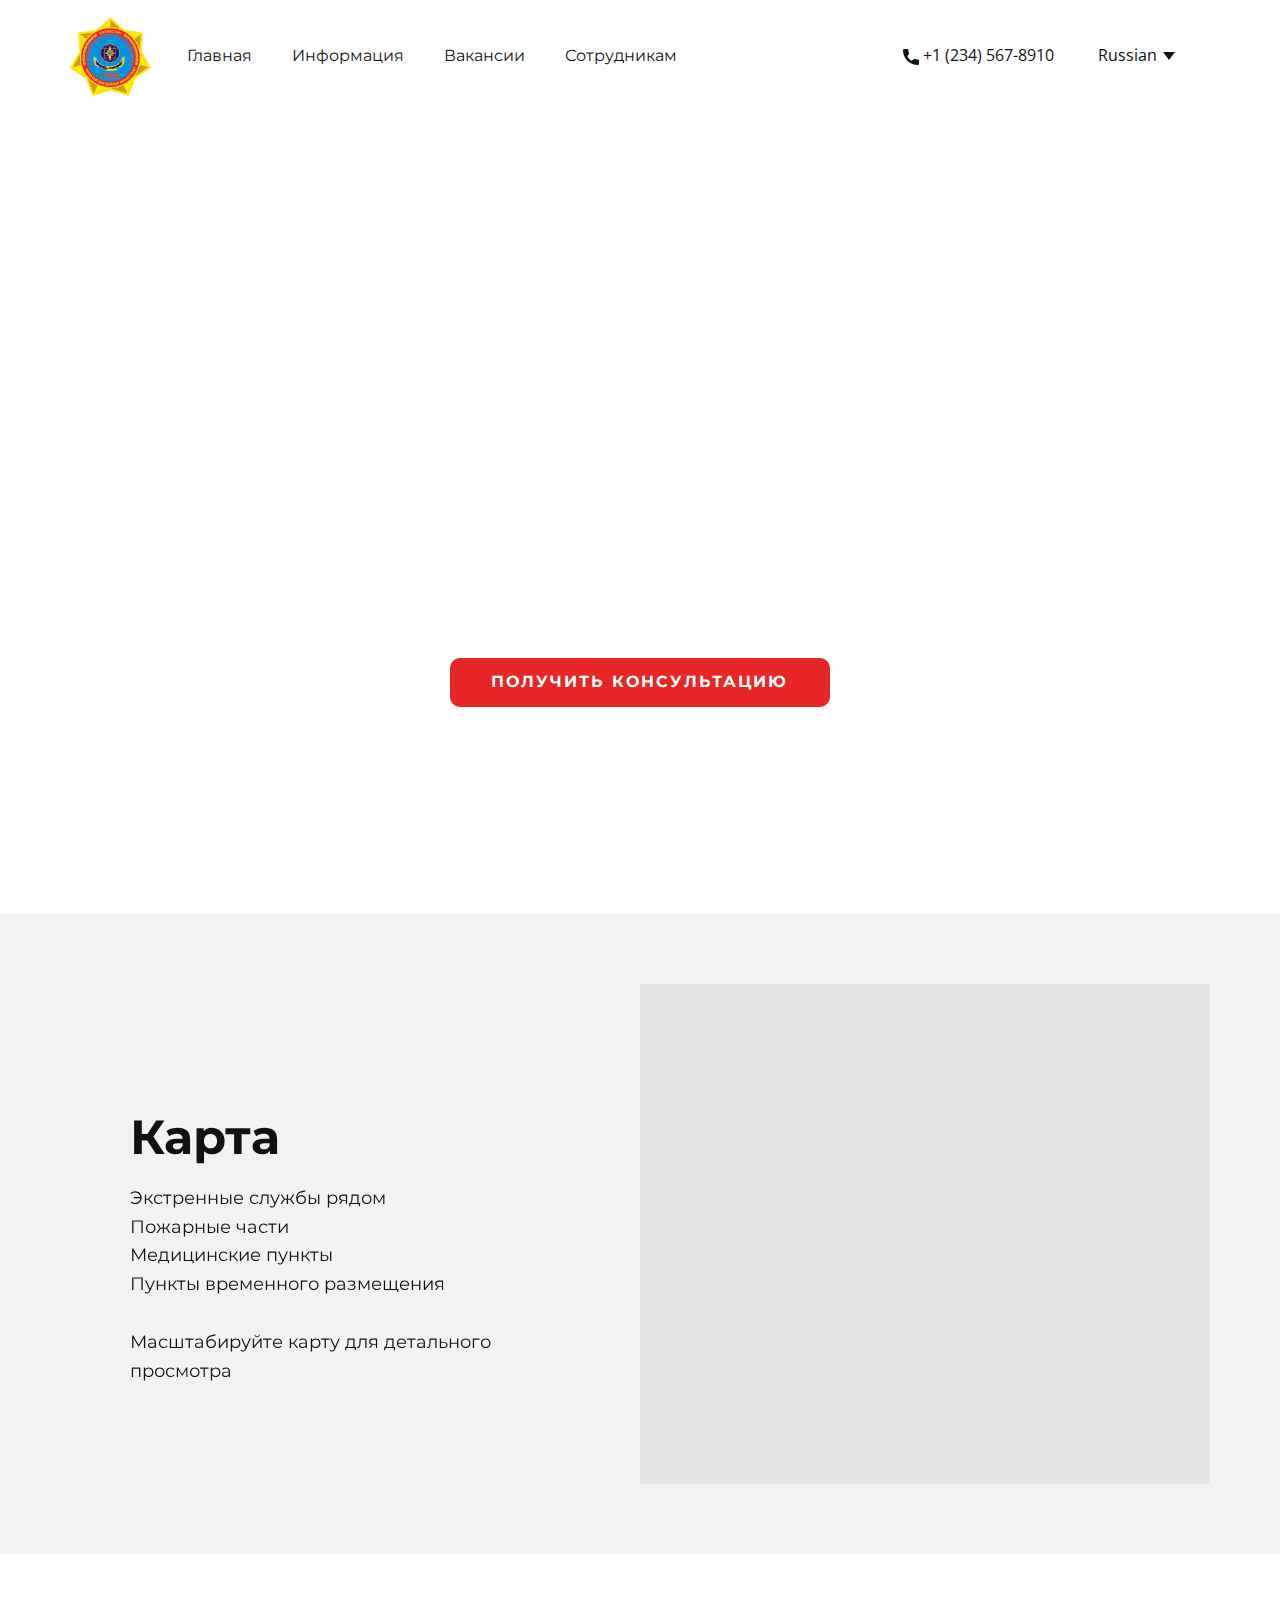
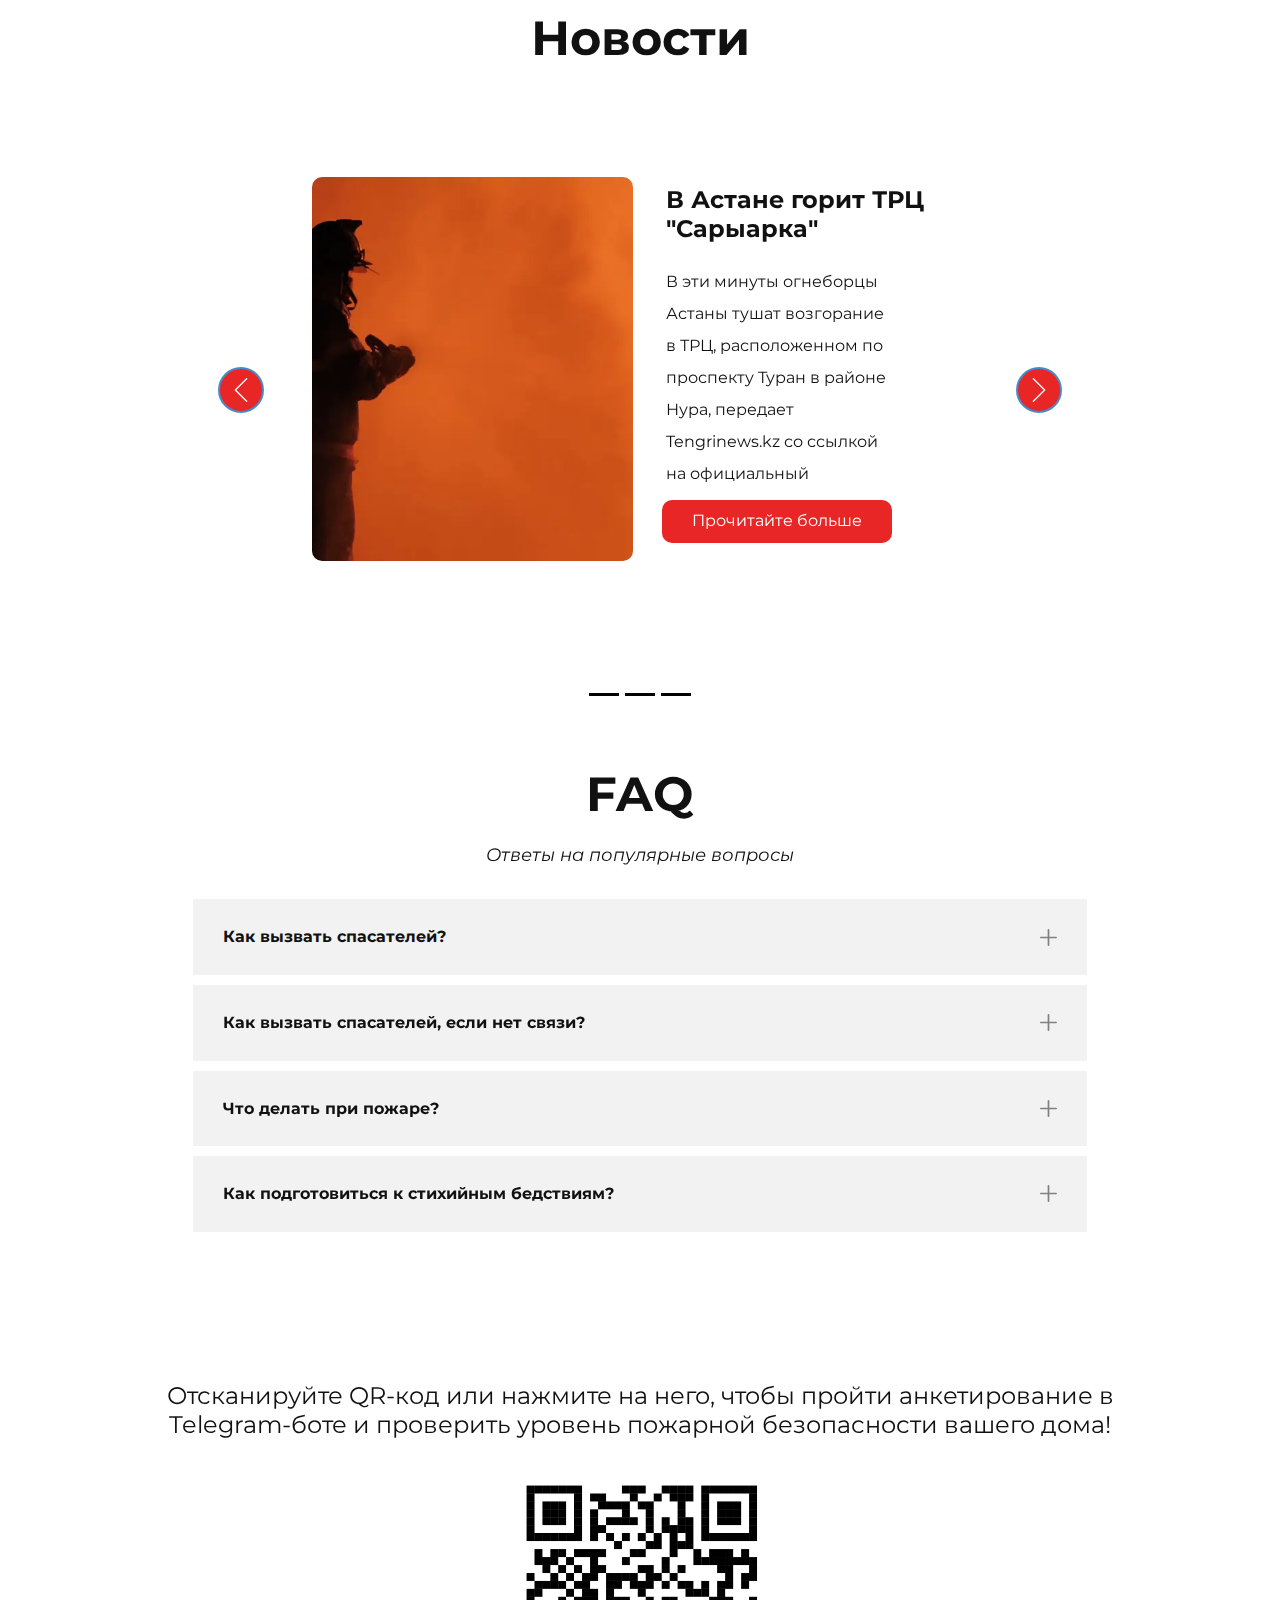
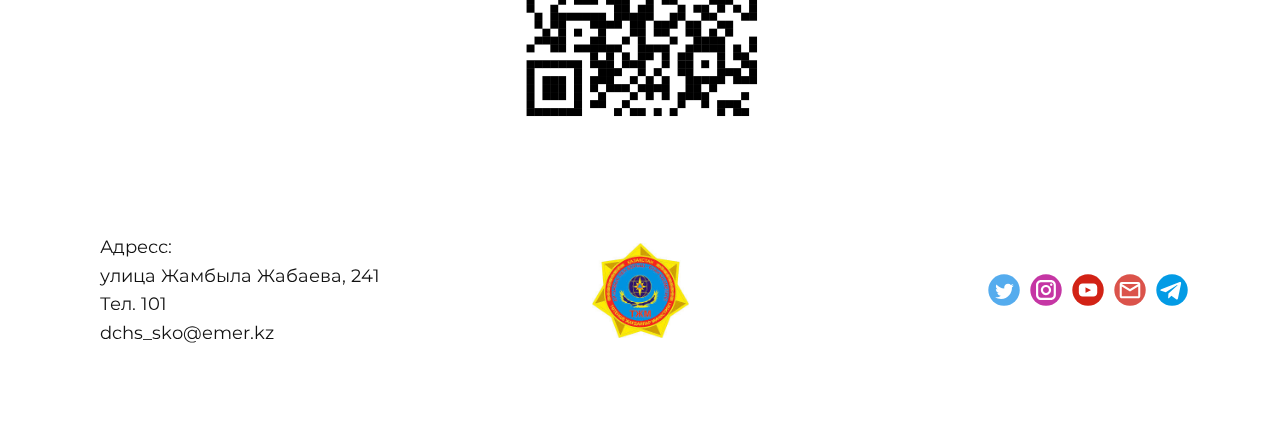
<file: index.html>
<!DOCTYPE html>
<html style="font-size: 16px;" lang="ru"><head>
    <meta name="viewport" content="width=device-width, initial-scale=1.0">
    <meta charset="utf-8">
    <meta name="keywords" content="Министерство по чрезвычайным ситуациям Казахстана​, ​Карта, Новости, FAQ">
    <meta name="description" content="">
    <title>Главная</title>
    <link rel="stylesheet" href="nicepage.css" media="screen">
<link rel="stylesheet" href="index.css" media="screen">
    <script class="u-script" type="text/javascript" src="jquery-1.9.1.min.js" defer=""></script>
    <script class="u-script" type="text/javascript" src="nicepage.js" defer=""></script>
    <meta name="generator" content="Nicepage 7.5.1, nicepage.com">
    <meta name="referrer" content="origin">
    
    <link id="u-theme-google-font" rel="stylesheet" href="https://fonts.googleapis.com/css?family=Roboto:100,100i,300,300i,400,400i,500,500i,700,700i,900,900i|Open+Sans:300,300i,400,400i,500,500i,600,600i,700,700i,800,800i">
    <link id="u-page-google-font" rel="stylesheet" href="https://fonts.googleapis.com/css?family=Montserrat:100,100i,200,200i,300,300i,400,400i,500,500i,600,600i,700,700i,800,800i,900,900i">
    <script type="application/ld+json">{
		"@context": "http://schema.org",
		"@type": "Organization",
		"name": "WebSite6460430",
		"url": "/",
		"logo": "images/images.jpg",
		"sameAs": []
}</script>
    <meta name="theme-color" content="#478ac9">
    <meta property="og:title" content="Главная">
    <meta property="og:description" content="">
    <meta property="og:type" content="website">
    <link rel="canonical" href="/">
  <meta data-intl-tel-input-cdn-path="intlTelInput/"></head>
  <body data-home-page="https://website6460430.nicepage.io/Главная.html?version=d0aaa996-4b6c-0c3c-c1b0-92fdc159ec70" data-home-page-title="Главная" data-path-to-root="./" data-include-products="false" class="u-body u-xl-mode" data-lang="ru"><header class="u-clearfix u-header u-header" id="header"><div class="u-clearfix u-sheet u-sheet-1">
        <a href="#" class="u-image u-logo u-image-1" data-image-width="228" data-image-height="222">
          <img src="images/images.jpg" class="u-logo-image u-logo-image-1">
        </a>
        <nav class="u-menu u-menu-one-level u-offcanvas u-menu-1">
          <div class="menu-collapse u-custom-font u-font-montserrat">
            <a class="u-button-style u-hamburger-link u-nav-link" href="#">
              <svg class="u-svg-link" viewBox="0 0 24 24"><use xlink:href="#svg-1377"></use></svg>
              <svg class="u-svg-content" version="1.1" id="svg-1377" viewBox="0 0 16 16" x="0px" y="0px" xmlns:xlink="http://www.w3.org/1999/xlink" xmlns="http://www.w3.org/2000/svg"><g><rect y="1" width="16" height="2"></rect><rect y="7" width="16" height="2"></rect><rect y="13" width="16" height="2"></rect>
</g></svg>
            </a>
          </div>
          <div class="u-custom-menu u-nav-container">
            <ul class="u-custom-font u-font-montserrat u-nav u-unstyled u-nav-1"><li class="u-nav-item"><a class="u-button-style u-nav-link" href="index.html">Главная</a>
</li><li class="u-nav-item"><a class="u-button-style u-nav-link" href="About.html">Информация</a>
</li><li class="u-nav-item"><a class="u-button-style u-nav-link" href="Work.html">Вакансии</a>
</li><li class="u-nav-item"><a class="u-button-style u-nav-link" href="login.html">Сотрудникам</a>
</li></ul>
          </div>
          <div id="a0d2" role="region" aria-label="Панель меню" class="u-custom-menu u-nav-container-collapse">
            <div class="u-black u-container-style u-inner-container-layout u-opacity u-opacity-95 u-sidenav">
              <div class="u-inner-container-layout u-sidenav-overflow">
                <div class="u-menu-close" aria-label="Закрыть меню"></div>
                <ul class="u-align-center u-nav u-popupmenu-items u-unstyled u-nav-2"><li class="u-nav-item"><a class="u-button-style u-nav-link" href="./">Главная</a>
</li><li class="u-nav-item"><a class="u-button-style u-nav-link" href="About.html">Информация</a>
</li><li class="u-nav-item"><a class="u-button-style u-nav-link" href="Work.html">Вакансии</a>
</li><li class="u-nav-item"><a class="u-button-style u-dialog-link u-nav-link" href="#popup-1ae2">Сотрудникам</a>
</li></ul>
              </div>
            </div>
            <div class="u-black u-menu-overlay u-opacity u-opacity-70"></div>
          </div>
        </nav>
        <a href="" class="u-active-none u-btn u-btn-rectangle u-button-style u-hover-none u-none u-btn-1">
          <span class="u-icon"><svg class="u-svg-content" viewBox="0 0 405.333 405.333" x="0px" y="0px" style="width: 1em; height: 1em;"><path d="M373.333,266.88c-25.003,0-49.493-3.904-72.704-11.563c-11.328-3.904-24.192-0.896-31.637,6.699l-46.016,34.752    c-52.8-28.181-86.592-61.952-114.389-114.368l33.813-44.928c8.512-8.512,11.563-20.971,7.915-32.64    C142.592,81.472,138.667,56.96,138.667,32c0-17.643-14.357-32-32-32H32C14.357,0,0,14.357,0,32    c0,205.845,167.488,373.333,373.333,373.333c17.643,0,32-14.357,32-32V298.88C405.333,281.237,390.976,266.88,373.333,266.88z"></path></svg></span>&nbsp;+1 (234) 567-8910
        </a>
        <div class="u-h-spacing-12 u-language u-language-content-text u-language-layout-dropdown u-v-spacing-6 u-language-1">
          <a class="u-language-active u-language-url" data-lang-text="Russian" href="#" data-language="ru">
            <svg class="u-caret u-caret-svg" version="1.1" id="Layer_1" xmlns="http://www.w3.org/2000/svg" xmlns:xlink="http://www.w3.org/1999/xlink" x="0px" y="0px" width="16px" height="16px" viewBox="0 0 16 16" style="fill:currentColor;" xml:space="preserve"><polygon class="st0" points="8,12 2,4 14,4 "></polygon></svg>
            <span class="u-icon u-language-icon u-language-ru u-icon-2"><svg xmlns="http://www.w3.org/2000/svg" xmlns:xlink="http://www.w3.org/1999/xlink" version="1.1" xml:space="preserve" class="u-svg-content" viewBox="0 0 112 112" x="0px" y="0px" style="width: 1em; height: 1em;"><rect y="16" fill="#F4F4F4" width="112" height="26.7"></rect><rect y="42.7" fill="#323E95" width="112" height="26.7"></rect><rect y="69.3" fill="#D8001E" width="112" height="26.7"></rect></svg></span>
          </a>
          <div class="u-border-1 u-border-grey-15 u-h-spacing-12 u-language-dropdown u-v-spacing-6 u-white">
            <a class="u-language-dropdown-url u-language-url" data-lang-text="Russian" href="./" data-language="ru">
              <span class="u-icon u-language-icon u-language-ru u-icon-2"><svg xmlns="http://www.w3.org/2000/svg" xmlns:xlink="http://www.w3.org/1999/xlink" version="1.1" xml:space="preserve" class="u-svg-content" viewBox="0 0 112 112" x="0px" y="0px" style="width: 1em; height: 1em;"><rect y="16" fill="#F4F4F4" width="112" height="26.7"></rect><rect y="42.7" fill="#323E95" width="112" height="26.7"></rect><rect y="69.3" fill="#D8001E" width="112" height="26.7"></rect></svg></span>
            </a>
            <a class="u-language-dropdown-url u-language-url" data-lang-text="қазақ тілі" href="./" data-language="kk">
              <span class="u-icon u-language-icon u-language-kk u-icon-4"><svg xmlns="http://www.w3.org/2000/svg" xmlns:xlink="http://www.w3.org/1999/xlink" version="1.1" xml:space="preserve" class="u-svg-content" viewBox="0 0 112 112" x="0px" y="0px" style="width: 1em; height: 1em;"><rect y="16" fill="#4EAEC4" width="112" height="80"></rect><path fill="#F5C832" d="M13.9,39.9c0-0.7-0.1-1.1-0.4-1.7c0,0-2.5-5.2-3.5-7.2c-0.1-0.2-0.2-0.5-0.2-1c0-0.7,0.6-1.2,1.3-1.2
	c0.6,0,1.3,0.6,1.3,1.2c0,0.8-0.4,1.2-0.8,1.2c-0.5,0-0.8-0.2-0.8-0.6c0-0.3,0.1-0.4,0.3-0.4c0.4,0,0.3,0.6,0.3,0.6
	c0.2,0,0.4-0.3,0.3-0.6c0.2,0,0.3-0.1,0.4-0.3c-0.1-0.1-0.2-0.2-0.4-0.2c0.1-0.4,0-0.5-0.4-0.6c0.1,0.1,0.1,0.3,0.1,0.4
	c-0.5-0.1-1.2,0.1-1.2,0.9c0,0.8,0.6,1.5,1.6,1.3c-0.2,0.1-0.4,0.4-0.4,0.7c0.2-0.1,0.4-0.1,0.4-0.1c-0.1,0.2-0.3,0.4-0.3,0.8
	c0.2-0.1,0.4-0.3,0.6-0.2c-0.4,0.8,0.1,1.9,1.3,2.1c-0.4-0.5-0.7-1.1-0.7-1.7c0-1.9,0.5-2.2,0.5-3.5c0-0.5-0.3-1.1-0.8-1.5
	c0.4-0.1,0.6-0.3,0.7-0.5c-0.2-0.4-0.4-0.5-0.8-0.5c0.5-0.3,1-0.8,1-1.6c0-1.3-0.5-1.8-0.5-3.2c0-0.8,0.6-1.8,0.6-1.8
	c-1.2,0.1-1.7,1.2-1.4,2c-0.2,0-0.4,0-0.5-0.1c-0.1,0.2,0,0.5,0.2,0.8c-0.2,0.1-0.2,0-0.5,0c0,0.2,0.2,0.5,0.5,0.8
	c-1-0.3-1.7,0.4-1.7,1.2c0,0.6,0.4,1,0.8,1c0.1,0,0.3-0.1,0.4-0.1c0.1,0.2,0,0.4-0.1,0.5c0.3-0.1,0.5-0.2,0.4-0.6
	c0.2,0,0.4-0.1,0.5-0.2c-0.1-0.2-0.3-0.3-0.5-0.3c0.2-0.3,0-0.5-0.3-0.7c0,0,0.2,0.7-0.2,0.7c-0.2,0-0.4-0.1-0.4-0.3
	c0-0.3,0.2-0.6,0.7-0.6c0.5,0,0.9,0.3,0.9,1.1c0,0.7-0.6,1.1-1.4,1.1c-0.7,0-1.2-0.4-1.2-1.1c0-1,1.4-3.2,1.4-4c0-0.6-0.6-1-1.1-1
	c-0.3,0-0.7,0.2-0.9,0.3C8.9,21.2,8.6,21,8.2,21c-0.6,0-1.1,0.4-1.1,1c0,0.8,1.4,3,1.4,4c0,0.7-0.5,1.1-1.2,1.1
	c-0.8,0-1.4-0.4-1.4-1.1c0-0.8,0.4-1.1,0.9-1.1c0.5,0,0.7,0.3,0.7,0.6c0,0.3-0.2,0.3-0.4,0.3c-0.4,0-0.3-0.7-0.3-0.7
	c-0.3,0.1-0.4,0.3-0.3,0.7c-0.2,0-0.4,0.1-0.5,0.3c0.1,0.1,0.3,0.2,0.5,0.2c-0.1,0.4,0.1,0.5,0.3,0.6c-0.1-0.1-0.1-0.4,0-0.5
	c0.1,0.1,0.3,0.1,0.4,0.1c0.4,0,0.8-0.4,0.8-1c0-0.8-0.6-1.5-1.7-1.2C6.8,24,6.9,23.7,7,23.5c-0.2,0-0.3,0.1-0.5,0
	c0.2-0.2,0.3-0.5,0.2-0.8c-0.2,0.1-0.3,0.2-0.5,0.1c0.3-0.8-0.3-1.9-1.4-2c0,0,0.7,1,0.7,1.8c0,1.5-0.5,2-0.5,3.2
	c0,0.8,0.5,1.4,0.9,1.6c-0.4,0-0.6,0.1-0.8,0.5c0.1,0.2,0.4,0.4,0.7,0.5c-0.5,0.4-0.8,1-0.8,1.5c0,1.3,0.5,1.6,0.5,3.5
	c0,0.6-0.2,1.1-0.7,1.7C6,34.9,6.5,33.8,6.1,33c0.2-0.1,0.4,0.1,0.6,0.2c0-0.4-0.2-0.6-0.3-0.8c0,0,0.2,0,0.4,0.1
	c0-0.3-0.2-0.5-0.4-0.7c1.1,0.2,1.6-0.5,1.6-1.3c0-0.8-0.7-1-1.2-0.9c0-0.1,0-0.2,0-0.4c-0.3,0.1-0.4,0.2-0.3,0.6
	c-0.2,0-0.3,0.1-0.4,0.2c0.1,0.1,0.3,0.2,0.4,0.3c-0.1,0.3,0.1,0.5,0.3,0.6c0,0-0.1-0.6,0.3-0.6c0.2,0,0.3,0.1,0.3,0.4
	c0,0.4-0.2,0.6-0.7,0.6C6.4,31.2,6,30.8,6,30c0-0.6,0.7-1.2,1.3-1.2c0.7,0,1.3,0.5,1.3,1.2c0,0.4,0,0.7-0.2,1c-1,2-3.5,7.2-3.5,7.2
	c-0.3,0.6-0.4,1.1-0.4,1.7c0,1.1,0.7,2,2,2.1c-1.3,0.1-2,1-2,2.1c0,0.7,0.1,1.1,0.4,1.7c0,0,2.5,5.2,3.5,7.2c0.1,0.3,0.2,0.6,0.2,1
	c0,0.7-0.6,1.2-1.3,1.2C6.6,55.2,6,54.7,6,54c0-0.8,0.4-1.1,0.8-1.1c0.5,0,0.7,0.2,0.7,0.6c0,0.3-0.1,0.4-0.3,0.4
	c-0.4,0-0.3-0.6-0.3-0.6c-0.2,0.1-0.4,0.3-0.3,0.6c-0.2,0-0.3,0.1-0.4,0.3c0.1,0.1,0.3,0.2,0.4,0.2c-0.1,0.3,0,0.5,0.3,0.6
	c-0.1-0.1-0.1-0.2,0-0.4c0.5,0.1,1.2-0.1,1.2-0.9c0-0.8-0.6-1.5-1.6-1.3c0.3-0.1,0.4-0.4,0.4-0.7c-0.2,0.1-0.4,0.1-0.4,0.1
	c0.1-0.2,0.3-0.4,0.3-0.8c-0.2,0.1-0.4,0.3-0.6,0.2c0.4-0.8-0.1-1.9-1.3-2.1c0.5,0.5,0.7,1.1,0.7,1.7c0,1.9-0.5,2.2-0.5,3.4
	c0,0.5,0.3,1.1,0.8,1.5C5.4,55.6,5.2,55.8,5,56c0.1,0.3,0.4,0.4,0.7,0.5c-0.5,0.4-0.8,1-0.8,1.5c0,1.3,0.5,1.6,0.5,3.5
	c0,0.6-0.2,1.1-0.7,1.7C6,62.9,6.5,61.8,6.1,61c0.2-0.1,0.4,0.1,0.6,0.2c0-0.4-0.2-0.6-0.3-0.8c0,0,0.2,0,0.4,0.1
	c0-0.3-0.2-0.5-0.4-0.7c1.1,0.2,1.6-0.5,1.6-1.3c0-0.8-0.7-1-1.2-0.9c0-0.1,0-0.2,0-0.4c-0.3,0.1-0.4,0.3-0.3,0.6
	c-0.2,0-0.3,0.1-0.4,0.2c0.1,0.1,0.3,0.2,0.4,0.3c-0.1,0.3,0.1,0.5,0.3,0.6c0,0-0.1-0.6,0.3-0.6c0.2,0,0.3,0.1,0.3,0.4
	c0,0.4-0.2,0.6-0.7,0.6C6.4,59.2,6,58.8,6,58c0-0.6,0.7-1.2,1.3-1.2c0.7,0,1.3,0.6,1.3,1.2c0,0.4,0,0.7-0.2,1c-1,2-3.5,7.2-3.5,7.2
	c-0.3,0.7-0.4,1.1-0.4,1.7c0,1.1,0.7,2,2,2.1c-1.3,0.1-2,1-2,2.1c0,0.7,0.1,1.1,0.4,1.8c0,0,2.5,5.2,3.5,7.2c0.1,0.2,0.2,0.5,0.2,1
	c0,0.7-0.6,1.2-1.3,1.2C6.6,83.2,6,82.7,6,82c0-0.8,0.4-1.1,0.8-1.1c0.5,0,0.7,0.2,0.7,0.6c0,0.3-0.1,0.4-0.3,0.4
	c-0.4,0-0.3-0.6-0.3-0.6c-0.2,0-0.4,0.3-0.3,0.6c-0.2,0-0.3,0.1-0.4,0.3c0.1,0.1,0.3,0.2,0.4,0.2c-0.1,0.4,0,0.5,0.3,0.6
	c-0.1-0.1-0.1-0.2,0-0.4c0.5,0.1,1.2-0.1,1.2-0.9c0-0.8-0.6-1.5-1.6-1.3c0.3-0.1,0.4-0.4,0.4-0.6c-0.2,0.1-0.4,0.1-0.4,0.1
	c0.1-0.2,0.3-0.4,0.3-0.8c-0.2,0.1-0.4,0.3-0.6,0.2c0.4-0.8-0.1-1.9-1.3-2.1c0.5,0.5,0.7,1.1,0.7,1.7c0,1.9-0.5,2.2-0.5,3.4
	c0,0.5,0.3,1.1,0.8,1.5C5.4,83.6,5.2,83.8,5,84c0.3,0.3,0.4,0.4,0.8,0.5c-0.5,0.2-0.9,0.8-0.9,1.6c0,1.3,0.5,1.8,0.5,3.2
	c0,0.8-0.7,1.8-0.7,1.8c1.1-0.1,1.7-1.2,1.4-2c0.2,0,0.3,0,0.5,0.2c0.1-0.2-0.1-0.5-0.2-0.8c0.1-0.1,0.2,0,0.5,0
	c0-0.2-0.2-0.5-0.5-0.8c1,0.3,1.7-0.5,1.7-1.2c0-0.6-0.4-1-0.8-1c-0.1,0-0.3,0-0.4,0.1c-0.1-0.2,0-0.4,0-0.5
	c-0.3,0.1-0.5,0.2-0.3,0.6c-0.2,0-0.4,0.1-0.5,0.2c0.1,0.2,0.3,0.3,0.5,0.2c-0.2,0.3,0,0.5,0.3,0.7c0,0-0.2-0.7,0.3-0.7
	c0.2,0,0.4,0.1,0.4,0.4c0,0.2-0.2,0.6-0.7,0.6c-0.5,0-0.9-0.4-0.9-1.1c0-0.7,0.6-1.1,1.4-1.1c0.7,0,1.2,0.4,1.2,1.1
	c0,0.9-1.4,3.1-1.4,4c0,0.6,0.6,1,1.1,1c0.4,0,0.7-0.2,0.9-0.3c0.2,0.2,0.6,0.3,0.9,0.3c0.6,0,1.1-0.4,1.1-1c0-0.9-1.4-3-1.4-4
	c0-0.7,0.5-1.1,1.2-1.1c0.8,0,1.4,0.4,1.4,1.1c0,0.8-0.4,1.1-0.9,1.1c-0.5,0-0.7-0.3-0.7-0.6c0-0.3,0.2-0.4,0.4-0.4
	c0.4,0,0.2,0.7,0.2,0.7c0.3-0.1,0.4-0.3,0.3-0.7c0.2,0,0.4-0.1,0.5-0.2c-0.1-0.1-0.3-0.2-0.5-0.2c0.1-0.4-0.1-0.5-0.4-0.6
	c0.1,0.2,0.1,0.4,0.1,0.5c-0.1-0.1-0.3-0.1-0.4-0.1c-0.4,0-0.8,0.4-0.8,1c0,0.8,0.6,1.5,1.7,1.2c-0.3,0.3-0.5,0.5-0.5,0.8
	c0.2,0,0.3-0.1,0.5,0c-0.2,0.3-0.3,0.5-0.2,0.8c0.1-0.1,0.3-0.2,0.5-0.2c-0.3,0.8,0.2,1.9,1.4,2c0,0-0.6-1-0.6-1.8
	c0-1.4,0.5-1.9,0.5-3.2c0-0.8-0.5-1.4-1-1.6c0.4,0,0.6-0.1,0.8-0.5c-0.1-0.3-0.4-0.4-0.7-0.5c0.5-0.4,0.8-1,0.8-1.5
	c0-1.3-0.5-1.6-0.5-3.4c0-0.6,0.2-1.2,0.7-1.7c-1.2,0.3-1.7,1.3-1.3,2.1c-0.3,0.1-0.4-0.1-0.6-0.2c0,0.4,0.2,0.6,0.3,0.8
	c0,0-0.2,0-0.4-0.1c0,0.3,0.2,0.5,0.4,0.6c-1.1-0.2-1.6,0.5-1.6,1.3c0,0.8,0.7,1,1.2,0.9c0,0.1,0,0.2-0.1,0.4
	c0.3-0.1,0.5-0.2,0.4-0.6c0.2,0,0.3-0.1,0.4-0.2c-0.1-0.1-0.3-0.2-0.4-0.3c0.1-0.3-0.1-0.5-0.3-0.6c0,0,0.1,0.6-0.3,0.6
	c-0.2,0-0.3-0.1-0.3-0.4c0-0.4,0.2-0.6,0.8-0.6c0.4,0,0.8,0.4,0.8,1.1c0,0.7-0.7,1.2-1.3,1.2c-0.7,0-1.3-0.5-1.3-1.2
	c0-0.4,0-0.7,0.2-1c1-2,3.5-7.2,3.5-7.2c0.3-0.7,0.4-1.1,0.4-1.8c0-1.1-0.7-1.9-2-2.1c1.3-0.1,2-1,2-2.1c0-0.7-0.1-1.1-0.4-1.7
	c0,0-2.5-5.2-3.5-7.2c-0.1-0.3-0.2-0.5-0.2-1c0-0.6,0.6-1.2,1.3-1.2c0.6,0,1.3,0.6,1.3,1.2c0,0.8-0.4,1.2-0.8,1.2
	c-0.5,0-0.8-0.2-0.8-0.6c0-0.3,0.1-0.4,0.3-0.4c0.4,0,0.3,0.6,0.3,0.6c0.2-0.1,0.4-0.3,0.3-0.6c0.2,0,0.3-0.1,0.4-0.3
	c-0.1-0.1-0.2-0.2-0.4-0.2c0.1-0.3,0-0.5-0.4-0.6c0.1,0.1,0.1,0.3,0.1,0.4c-0.5-0.1-1.2,0.1-1.2,0.9c0,0.8,0.6,1.5,1.6,1.3
	c-0.2,0.1-0.4,0.4-0.4,0.7c0.2-0.1,0.4-0.1,0.4-0.1c-0.1,0.2-0.3,0.4-0.3,0.8c0.2-0.1,0.4-0.3,0.6-0.2c-0.4,0.8,0.1,1.9,1.3,2.1
	c-0.4-0.5-0.7-1.1-0.7-1.7c0-1.9,0.5-2.2,0.5-3.5c0-0.5-0.3-1.1-0.8-1.5c0.4-0.1,0.6-0.3,0.7-0.5c-0.1-0.2-0.4-0.4-0.7-0.5
	c0.5-0.4,0.8-1,0.8-1.5c0-1.3-0.5-1.6-0.5-3.4c0-0.6,0.2-1.1,0.7-1.7c-1.2,0.3-1.7,1.3-1.3,2.1c-0.3,0.1-0.4-0.1-0.6-0.2
	c0,0.4,0.2,0.6,0.3,0.8c0,0-0.2,0-0.4-0.1c0,0.3,0.2,0.5,0.4,0.7c-1.1-0.2-1.6,0.5-1.6,1.3c0,0.8,0.7,1.1,1.2,0.9
	c0,0.1,0,0.3-0.1,0.4c0.3-0.1,0.5-0.2,0.4-0.6c0.2,0,0.3-0.1,0.4-0.2c-0.1-0.1-0.3-0.2-0.4-0.3c0.1-0.3-0.1-0.5-0.3-0.6
	c0,0,0.1,0.6-0.3,0.6c-0.2,0-0.3-0.1-0.3-0.4c0-0.4,0.2-0.6,0.8-0.6c0.4,0,0.8,0.3,0.8,1.1c0,0.7-0.7,1.2-1.3,1.2
	c-0.7,0-1.3-0.5-1.3-1.2c0-0.4,0-0.7,0.2-1c1-2,3.5-7.2,3.5-7.2c0.3-0.6,0.4-1.1,0.4-1.7c0-1.1-0.7-2-2-2.1
	C13.2,41.9,13.9,41,13.9,39.9z M8.1,22c0.3-0.3,1,0.3,1,0.3s0.8-0.6,1-0.3c0.3,0.4-0.6,1.9-1,3.1C8.7,23.9,7.8,22.4,8.1,22z M7.7,28
	c0,0-0.1,0-0.2,0c0.7-0.2,1.3-0.4,1.6-1c0.3,0.5,0.9,0.8,1.6,1c-0.1,0-0.1,0-0.2,0c-0.8,0.1-1.3,0.7-1.4,0.9C9,28.7,8.5,28.1,7.7,28
	z M9.2,40.4c0.4,0.9,1.3,1.5,2.1,1.6c-0.9,0.1-1.8,0.6-2.1,1.6C8.8,42.6,7.9,42.1,7,42C7.9,41.9,8.8,41.4,9.2,40.4z M9.2,68.5
	c0.4,0.9,1.3,1.5,2.1,1.6c-0.9,0.1-1.8,0.6-2.1,1.6C8.8,70.6,7.9,70.1,7,70C7.9,69.9,8.8,69.4,9.2,68.5z M10.2,90
	c-0.3,0.3-1-0.3-1-0.3s-0.8,0.6-1,0.3c-0.3-0.4,0.6-1.9,1-3C9.6,88.1,10.5,89.6,10.2,90z M10.6,84c0,0,0.1,0,0.2,0
	c-0.7,0.2-1.3,0.4-1.6,1c-0.3-0.5-0.9-0.8-1.6-1c0,0,0.1,0,0.2,0c0.8-0.1,1.3-0.7,1.4-0.9C9.3,83.3,9.8,83.9,10.6,84z M13,72.2
	c0,0.4-0.1,0.7-0.3,1.1c-0.7,1.5-3,6.5-3.5,7.5c-0.5-1-2.8-6-3.6-7.5c-0.1-0.3-0.2-0.7-0.2-1.1c0-1,0.9-1.3,1.4-1.3
	c0.6,0,1.2,0.4,1.2,1c0,0.3-0.2,0.6-0.5,0.6c-0.7,0-0.6-0.6-0.5-0.9c-0.4,0.2-0.7,0.5-0.6,0.9c-0.2,0-0.5,0.2-0.7,0.4
	c0.2,0.2,0.4,0.4,0.7,0.4C6.2,73.7,6.6,74,7,74.1c-0.1-0.4-0.2-0.8,0.5-0.8c0.5,0,0.9-0.1,1.1-0.4c0,0.4,0.1,2.1,0.1,2.1
	c0,0.6-0.9,0.6-1.4,0.4c0.2,0.7,0.6,1.1,1.7,1c-0.2,0.1-0.5,0.3-0.5,0.8c0,0.6,0.5,1.3,0.8,1.5c0.3-0.2,0.8-0.9,0.8-1.5
	c0-0.4-0.3-0.7-0.5-0.8c1,0.1,1.4-0.3,1.6-1c-0.6,0.2-1.4,0.2-1.4-0.4c0,0,0-1.7,0.1-2.1c0.2,0.3,0.6,0.4,1.1,0.4
	c0.7,0,0.6,0.5,0.5,0.8c0.4-0.1,0.7-0.3,0.6-0.9c0.3,0,0.5-0.2,0.7-0.4c-0.2-0.2-0.4-0.4-0.7-0.4c0.1-0.4-0.2-0.7-0.6-0.9
	c0.1,0.4,0.2,0.9-0.5,0.9c-0.3,0-0.5-0.2-0.5-0.6c0-0.6,0.6-1,1.2-1C12.1,70.9,13,71.2,13,72.2z M12.7,66.8c0.2,0.3,0.3,0.7,0.3,1.1
	c0,1-0.9,1.3-1.4,1.3c-0.6,0-1.2-0.4-1.2-1c0-0.4,0.2-0.6,0.5-0.6c0.7,0,0.6,0.6,0.5,0.9c0.4-0.2,0.7-0.5,0.6-0.9
	c0.2,0,0.5-0.1,0.7-0.4c-0.2-0.2-0.4-0.4-0.7-0.4c0.1-0.6-0.2-0.8-0.6-0.9c0.1,0.4,0.2,0.9-0.5,0.9c-0.5,0-0.9,0.1-1.1,0.4
	c0-0.4-0.1-2.1-0.1-2.1c0-0.6,0.9-0.6,1.4-0.4c-0.2-0.7-0.6-1.1-1.6-1c0.2-0.1,0.5-0.3,0.5-0.8c0-0.6-0.5-1.3-0.8-1.5
	c-0.3,0.2-0.8,0.9-0.8,1.5c0,0.4,0.3,0.7,0.5,0.8c-1-0.1-1.5,0.3-1.7,1c0.6-0.2,1.5-0.2,1.4,0.4c0,0,0,1.7-0.1,2.1
	c-0.2-0.3-0.6-0.4-1.1-0.4c-0.7,0-0.6-0.4-0.5-0.9c-0.4,0.1-0.7,0.4-0.6,0.9c-0.3,0-0.5,0.1-0.7,0.4c0.2,0.2,0.4,0.3,0.7,0.4
	c-0.1,0.4,0.2,0.7,0.6,0.9c-0.1-0.4-0.2-0.9,0.5-0.9c0.3,0,0.5,0.2,0.5,0.6c0,0.6-0.6,1-1.2,1c-0.5,0-1.4-0.3-1.4-1.3
	c0-0.4,0.1-0.7,0.2-1.1c0.7-1.5,3-6.5,3.6-7.5C9.7,60.3,12,65.2,12.7,66.8z M10.6,56c0,0,0.1,0,0.1,0C10.7,56,10.6,56,10.6,56
	c-0.8,0.2-1.3,0.7-1.4,1C9,56.7,8.5,56.1,7.7,56c0,0-0.1,0-0.1,0c0,0,0.1,0,0.1,0C8.5,55.9,9,55.3,9.2,55C9.3,55.3,9.8,55.9,10.6,56
	z M13,44.2c0,0.4-0.1,0.7-0.3,1.1c-0.7,1.5-3,6.5-3.5,7.5c-0.5-1-2.8-6-3.6-7.5c-0.1-0.3-0.2-0.7-0.2-1.1c0-0.9,0.9-1.3,1.4-1.3
	c0.6,0,1.2,0.4,1.2,1c0,0.4-0.2,0.6-0.5,0.6c-0.7,0-0.6-0.6-0.5-0.9c-0.4,0.2-0.7,0.5-0.6,0.9c-0.2,0-0.5,0.2-0.7,0.4
	c0.2,0.2,0.4,0.3,0.7,0.4C6.2,45.7,6.6,46,7,46.1c-0.1-0.4-0.2-0.8,0.5-0.8c0.5,0,0.9-0.1,1.1-0.4c0,0.4,0.1,2.1,0.1,2.1
	c0,0.7-0.9,0.6-1.4,0.4c0.2,0.8,0.6,1.1,1.7,1c-0.2,0.1-0.5,0.3-0.5,0.8c0,0.6,0.5,1.3,0.8,1.5c0.3-0.2,0.8-0.9,0.8-1.5
	c0-0.4-0.3-0.7-0.5-0.8c1,0.1,1.4-0.3,1.6-1c-0.6,0.2-1.4,0.2-1.4-0.4c0,0,0-1.7,0.1-2.1c0.2,0.3,0.6,0.4,1.1,0.4
	c0.7,0,0.6,0.4,0.5,0.8c0.4-0.1,0.7-0.4,0.6-0.9c0.3,0,0.5-0.2,0.7-0.4c-0.2-0.2-0.4-0.4-0.7-0.4c0.1-0.3-0.2-0.7-0.6-0.9
	c0.1,0.4,0.2,0.9-0.5,0.9c-0.3,0-0.5-0.2-0.5-0.6c0-0.6,0.6-1,1.2-1C12.1,42.9,13,43.2,13,44.2z M11.6,41.1c-0.6,0-1.2-0.5-1.2-1
	c0-0.4,0.2-0.6,0.5-0.6c0.7,0,0.6,0.6,0.5,0.9c0.4-0.2,0.7-0.5,0.6-0.9c0.2,0,0.5-0.1,0.7-0.4c-0.2-0.2-0.4-0.4-0.7-0.4
	c0.1-0.5-0.2-0.8-0.6-0.9c0.1,0.4,0.2,0.8-0.5,0.8c-0.5,0-0.9,0.1-1.1,0.4c0-0.4-0.1-2.1-0.1-2.1c0-0.6,0.9-0.6,1.4-0.4
	c-0.2-0.7-0.6-1.1-1.6-1c0.2-0.1,0.5-0.3,0.5-0.8c0-0.6-0.5-1.3-0.8-1.5c-0.3,0.2-0.8,0.9-0.8,1.5c0,0.4,0.3,0.7,0.5,0.8
	c-1-0.1-1.5,0.3-1.7,1c0.6-0.2,1.5-0.2,1.4,0.4c0,0,0,1.7-0.1,2.1c-0.2-0.3-0.6-0.4-1.1-0.4c-0.7,0-0.6-0.5-0.5-0.8
	c-0.4,0.1-0.7,0.4-0.6,0.9c-0.3,0-0.5,0.2-0.7,0.4c0.2,0.2,0.4,0.4,0.7,0.4c-0.1,0.3,0.2,0.7,0.6,0.9c-0.1-0.4-0.2-0.9,0.5-0.9
	c0.3,0,0.5,0.2,0.5,0.6c0,0.5-0.6,1-1.2,1c-0.5,0-1.4-0.4-1.4-1.3c0-0.4,0.1-0.7,0.2-1.1c0.7-1.5,3-6.5,3.6-7.5c0.5,1,2.8,6,3.5,7.5
	c0.2,0.3,0.3,0.7,0.3,1.1C13,40.8,12.1,41.1,11.6,41.1z M53,72.2c-0.1,0.3-0.8,0.6-1.9,0.6c-0.6,0-1.2-0.1-1.8-0.2
	c-2.5-0.5-4.3-1.4-5.7-2.1C43.1,70.3,43,70.1,43,70c0-0.1,0.2-0.2,0.4-0.2c0.1,0,0.2,0,0.2-0.1c-0.2-0.1-0.6-0.1-1-0.2
	c-0.6-0.1-1.2-0.2-1.2-0.4l0,0l0.1-0.2c0.1-0.2,0.4-0.2,0.6-0.2c0.1,0,0.3-0.1,0.3-0.1c0,0-0.3-0.1-0.6-0.2
	c-0.6-0.1-1.2-0.3-1.3-0.7c0.1-0.2,0.4-0.3,0.8-0.3c0.2,0,0.6,0,0.6-0.1c-0.1-0.2-0.5-0.2-0.9-0.3c-0.7-0.1-1.5-0.3-1.6-0.8
	c0.2-0.4,0.6-0.3,1.1-0.2c0.2,0,0.4,0,0.5,0c0-0.2-0.1-0.3-0.4-0.4c-0.2-0.1-0.5-0.2-0.9-0.4c-0.9-0.5-2.6-1.8-2.5-2.5
	c0-0.1,0.1-0.2,0.3-0.2c0.4,0,1.1,0.4,1.7,0.7c0.3,0.1,0.6,0.3,0.7,0.3c0,0,0,0,0,0c-0.2-0.1-0.3-0.2-0.6-0.4
	c-2-1.8-4.1-3.7-3.6-4.4c0.4-0.1,1,0.5,2,1.3c0.7,0.6,1.6,1.5,1.9,1.5c0-0.1-0.3-0.5-0.6-1c-1.3-1.8-3.9-5.6-3.1-7
	c0.3-0.1,0.7,0.5,1.6,2.1c0.7,1.3,1.9,3.2,2.2,3.2c0-0.1-0.3-1-0.6-1.8c-1-2.5-1.7-4.7-1.4-5.2c0,0,0.1,0,0.1,0c0.1,0,0.1,0,0.2,0.2
	c0,0,0,0,0,0.1c0,0,0,0,0,0c0.4,0.5,0.9,1.6,1.7,3.4c0.2,0.5,0.4,1,0.5,1.2c-0.1-0.2-0.1-0.6-0.1-0.9c-0.1-0.9-0.1-1.9-0.1-2.5
	c0-0.2,0.2-0.3,0.4-0.3c0.1,0,0.2,0,0.2,0c0.7,8.5,7.9,17.2,18.9,17.2c0.1,0,0.2,0.2,0.2,0.3v0l-0.1,0.2l-0.1-0.1l-0.1,0
	C58.9,71.4,58.1,72,58,72c-0.1-0.1-0.5-0.8-1.8-1.1c-1.5-0.3-2.5-0.4-3.1-0.4h-0.5c-0.2,0-0.3,0-0.4-0.1l-0.8-0.7
	c-0.9-0.8-1.5-1.3-2.6-2c-0.6-0.4-1-0.4-1.2-0.4h-0.3c-0.2,0-0.3,0-0.6-0.2c-0.7-0.6-1.2-1.4-1.7-2.2c-0.4-0.7-0.8-1.3-1.4-2
	c-1.3-1.5-2.3-2.1-2.4-2.1l0,0l0,0.2c-0.1,0-0.4,0-0.6,0c-0.1,0-0.2,0-0.2,0c0.1,0.9,0.4,1.1,0.6,1.3c0.1,0.1,0.3,0.2,0.2,0.4
	c0,0.2-0.3,0.2-0.4,0.2h-0.3c-0.2,0-0.2,0-0.2,0c0.2,0.6,0.8,0.9,1.2,1.2c0.3,0.2,0.5,0.3,0.6,0.4l0,0l0,0.2c0,0.1-0.1,0.1-0.2,0.1
	l-0.4,0c0,0.4,0.7,0.7,1.3,0.9c0.3,0.1,0.5,0.2,0.7,0.3c0.1,0,0.2,0.1,0.2,0.2c0,0.1-0.2,0.1-0.3,0.2c-0.1,0-0.2,0.1-0.3,0.1
	c0,0.1,0.3,0.2,0.4,0.3c0.3,0.1,0.4,0.3,0.4,0.4c0,0.2-0.2,0.2-0.4,0.3c-0.1,0-0.3,0.1-0.3,0.1c0.1,0.2,0.6,0.4,0.9,0.5
	c0.5,0.2,0.7,0.3,0.7,0.4c0,0.1-0.1,0.2-0.3,0.3c-0.1,0-0.2,0.1-0.2,0.1c0.2,0.3,0.6,0.3,0.9,0.3c0.3,0,0.6,0,0.7,0.2l0,0.2
	c0,0.2-0.3,0.3-0.5,0.4c-0.1,0.1-0.2,0.2-0.3,0.2c0.8,0.5,3.1,1.6,4.8,1.9c0.6,0.1,1.1,0.2,1.7,0.2c0.2,0,0.4,0,0.6,0l0.3,0
	C52.9,72.2,53,72.2,53,72.2z M73.6,74.1c0,0.4-0.1,0.8-0.3,1c-0.5,0.5-1.3,0.6-1.9,0.6c-0.3,0-0.6,0-0.6,0c0.1,0.1,0.2,0.8-0.3,1
	c-0.6,0.3-1.7,0-1.8-0.1c0,0.1-0.2,0.6-0.6,0.7c-0.4,0.1-0.8-0.2-0.9-0.2c0,0.1-0.4,0.5-0.9,0.7c-0.4,0.1-1-0.1-1.1-0.1
	c0,0-0.5,0.5-0.9,0.6c0,0,0,0,0,0c-0.5,0-0.8-0.3-0.8-0.4c0,0.1-0.6,0.6-1.1,0.6h0c-0.4,0-0.6-0.4-0.6-0.6c0,0.1-0.4,0.3-0.8,0.4
	c-0.6,0-1.1-0.2-1.1-0.2c0,0-0.6,0.2-1,0.2c-0.4,0-0.6-0.2-0.6-0.4c0,0,0,0,0,0c-0.1,0.1-0.5,0.4-0.9,0.4c-0.4,0-0.6-0.1-0.7-0.3
	c-0.1-0.1-0.1-0.2-0.1-0.4c0.1-0.2,0.2-0.4,0.5-0.5c0.1-0.1,0.2-0.2,0.4-0.3c0.5-0.4,1-0.8,1-0.8c0.6,0,1.2,0.1,1.7,0.1
	c1.7,0,3.2-0.3,4.5-1l1.1,0c0-0.2,0-0.4,0.2-0.4c0.3-0.1,0.5-0.5,0.5-0.8c0,0,0-0.1,0-0.2c0.1-0.1,0.1-0.1,0.3-0.1
	c1.3,0.2,3.2,0.3,4.7,0.4C73.5,73.9,73.6,73.9,73.6,74.1z M79.6,63.9c0.2,0.1,0.7-0.1,1.1-0.4c0.8-0.5,1.5-0.8,1.6-0.4
	c0.1,0.5-0.7,1.3-2.3,2.4c-0.3,0.2-0.6,0.3-0.8,0.4c-0.2,0.1-0.3,0.2-0.4,0.2c0.2,0,0.3,0,0.4,0c0.3,0,0.6,0,0.8,0.1l0.1,0.2
	c0,0.5-0.7,0.7-1.3,0.9c-0.3,0.1-0.7,0.2-0.8,0.4c0,0.1,0.2,0.1,0.4,0.1c0.2,0,0.5,0,0.5,0.2c-0.1,0.5-0.9,0.7-1.5,0.8
	c-0.3,0.1-0.7,0.1-0.7,0.2c0,0,0.2,0.1,0.3,0.1c0.3,0,0.7,0.1,0.6,0.5c0,0.3-0.6,0.3-1.3,0.4c-0.4,0-0.9,0.1-1.1,0.2
	c0,0,0.2,0.1,0.3,0.1c0.3,0.1,0.6,0.2,0.6,0.4c0,0.1-0.1,0.3-0.9,0.5c-1.8,0.6-2.5,0.7-3.6,0.9c-2.1,0.3-3.1,0.4-3.5,0.4
	c-0.5,0-0.6-0.1-0.6-0.1c0.1-0.2,0.4-0.3,1.6-0.5c0.3,0,0.6-0.1,0.7-0.1c0.2,0,0.4-0.1,0.6-0.1c0.5-0.1,0.9-0.2,1.1-0.3
	c0.5-0.3,1-0.6,1.7-0.8c0.1-0.1,0-0.2,0-0.3c-0.1-0.1-0.2-0.3-0.2-0.4c0.1-0.2,0.1-0.2,0.3-0.2l0.2,0.1v-0.1c0.1,0,0.2,0,0.3-0.2
	c0.1-0.1,0.1-0.3,0-0.4c0-0.1,0-0.2,0-0.2c0-0.2,0.2-0.2,0.6-0.3c0.3,0,0.7-0.1,0.8-0.3c-0.1-0.1-0.2-0.2-0.2-0.3
	c0-0.1,0.2-0.2,0.7-0.5c0.2-0.1,0.6-0.3,0.7-0.4c0,0-0.1-0.1-0.2-0.1c-0.1,0-0.2-0.1-0.2-0.2v0l0.1-0.1c0.1-0.1,0.3-0.2,0.6-0.3
	c0.5-0.3,1.2-0.6,1.4-0.9c-0.1-0.1-0.2-0.1-0.3,0c-0.1,0-0.2,0-0.2,0l-0.2-0.1c0-0.1,0-0.1,0.1-0.2c0.1-0.1,0.2-0.2,0.3-0.3
	c0.3-0.3,0.7-0.6,0.9-1.1c-0.1,0-0.2,0-0.3,0c-0.4,0.1-0.6,0-0.6-0.1c0-0.3,0.1-0.6,0.3-0.9c0.2-0.3,0.3-0.7,0.3-1
	c-0.2-0.1-0.4,0.1-0.6,0.2l-0.3-0.4c0,0-0.8,0.2-2,1.7c-0.6,0.7-1,1.4-1.4,2c-0.5,0.8-0.9,1.6-1.7,2.2c-0.3,0.1-0.6,0.2-0.9,0.3
	c-1.3,0.5-2.8,1-4.6,3c-0.1,0.1-0.3,0.1-0.7,0.1c-0.6,0-1.6,0.1-3.3,0.4c-1.5,0.3-2.3,0.6-2.3,0.6c0,0-3.2,1.4-4.3,2.3
	c0.3,0,0.6-0.1,0.8-0.2l0.8,0c0,0,0,0.1-0.1,0.1h0.1c0,0-0.1,0.1-0.2,0.2c-0.3,0.4-0.6,0.8-0.6,0.9l0.1,0.2v-0.1
	c1.4,0.1,3.4,0,4.9,0.1l0.3,0c0.3,0,0.7-0.1,0.8,0.2c-0.3,0.4-1,0.5-1.4,0.5c-2.1,0.1-7,0.1-7.1,0.1c0,0-0.3,0.2-0.5,0.3
	c-0.2,0-0.2-0.1-0.3-0.2c-0.2,0-0.3,0.1-0.3,0.3c-0.1,0.2-0.1,0.3-0.2,0.3h-0.1c-0.2,0-0.2-0.3-0.3-0.4c-0.1-0.2-0.1-0.5,0-0.7
	c0.3-0.6,1-1.3,1.9-1.8c0.5-0.3,1-0.4,1.5-0.6c0.4-0.1,0.8-0.3,1.1-0.4c0.6-0.4,1.1-0.7,1.6-1c0.9-0.6,1.6-1.1,2.9-1.3
	c7.5-1.1,16-8.2,16.5-17.1c0.1-0.2,0.6-0.1,0.6,0.2c0.1,0.5,0,1.6,0,2.5c0,0.5-0.1,1.1,0,1.2c0,0,0,0,0,0c0-0.2,0.6-1.4,1.1-2.5
	l0.2-0.4c0.7-1.5,1-2.3,1.4-2.3h0l0.1,0.1c0.4,0.5-0.7,3-1.9,6c-0.4,1-0.8,1.9-0.8,2c0.4,0,1.7-2.2,2.7-3.8c1.2-1.9,1.6-2.6,1.8-2.6
	c0,0,0,0.1,0,0.1c0,0,0,0,0,0c0,0,0,0,0,0c0,0.1,0.1,0.2,0.1,0.3c0,0.1,0,0.1,0,0.2c0,0.1,0,0.2,0,0.4c0,0,0,0,0,0
	c-0.2,1.8-2.4,4.6-3.5,6.1c-0.3,0.4-0.6,0.8-0.7,0.9c0.2,0,0.9-0.6,1.5-1.1c0.8-0.8,1.7-1.5,2.1-1.5h0l0.2,0.1c0.5,0.6-1.2,2.3-3,4
	C80.1,63.4,79.6,63.9,79.6,63.9z M61.4,37.2c0.1-0.6,1.5-3.3,1.5-3.3s0.3,3,0.1,3.7c-0.1,0.4-0.4,0.8-1,0.7
	C61.5,38.1,61.3,37.7,61.4,37.2z M63.8,37.8c0.2-0.6,2.1-3,2.1-3s-0.3,3-0.6,3.6c-0.2,0.4-0.5,0.7-1.1,0.5
	C63.7,38.7,63.7,38.2,63.8,37.8z M66.1,38.8c0.4-0.5,2.7-2.5,2.7-2.5s-0.9,2.9-1.3,3.4c-0.3,0.4-0.7,0.6-1.2,0.3
	C65.8,39.7,65.8,39.2,66.1,38.8z M68.1,40.3c0.4-0.4,3.1-1.9,3.1-1.9s-1.5,2.7-1.9,3.1c-0.3,0.3-0.8,0.5-1.2,0
	C67.6,41,67.8,40.6,68.1,40.3z M69.8,42.1c0.5-0.3,3.4-1.3,3.4-1.3s-2,2.3-2.5,2.7c-0.4,0.3-0.8,0.3-1.2-0.2
	C69.2,42.7,69.4,42.3,69.8,42.1z M71.1,44.2c0.6-0.2,3.6-0.6,3.6-0.6s-2.4,1.9-3,2.1c-0.4,0.2-0.9,0.1-1.1-0.5
	C70.4,44.7,70.7,44.3,71.1,44.2z M75.6,46.6c0,0-2.7,1.4-3.3,1.5c-0.5,0.1-0.9-0.1-1-0.7c-0.1-0.6,0.2-0.9,0.7-1
	C72.6,46.4,75.6,46.6,75.6,46.6z M75.9,49.8c0,0-2.9,0.8-3.5,0.8c-0.5,0-0.8-0.2-0.9-0.8c0-0.6,0.4-0.8,0.9-0.8
	C73,48.9,75.9,49.8,75.9,49.8z M75.6,52.9c0,0-3,0.3-3.6,0.1c-0.5-0.1-0.8-0.4-0.7-1c0.1-0.6,0.5-0.8,1-0.7
	C72.9,51.5,75.6,52.9,75.6,52.9z M74.7,56c0,0-3-0.3-3.6-0.6c-0.4-0.2-0.7-0.5-0.5-1.1c0.2-0.6,0.7-0.6,1.1-0.5
	C72.3,54.1,74.7,56,74.7,56z M73.2,58.8c0,0-2.9-0.9-3.4-1.3c-0.4-0.3-0.6-0.7-0.2-1.2c0.3-0.5,0.8-0.5,1.2-0.2
	C71.2,56.4,73.2,58.8,73.2,58.8z M71.2,61.2c0,0-2.7-1.5-3.1-1.9c-0.3-0.3-0.4-0.8,0-1.2c0.4-0.4,0.9-0.3,1.2,0
	C69.7,58.5,71.2,61.2,71.2,61.2z M66.1,60.7c-0.2-0.4-0.3-0.8,0.2-1.2c0.5-0.3,0.9-0.1,1.2,0.3c0.3,0.5,1.3,3.4,1.3,3.4
	S66.4,61.3,66.1,60.7z M63.8,61.7c-0.2-0.4-0.1-0.8,0.5-1.1c0.6-0.2,0.9,0,1.1,0.5c0.2,0.6,0.6,3.6,0.6,3.6S64,62.3,63.8,61.7z
	 M50.8,63.2c0,0,0.9-2.9,1.3-3.4c0.3-0.4,0.7-0.6,1.2-0.3c0.5,0.4,0.5,0.8,0.2,1.2C53.1,61.3,50.8,63.2,50.8,63.2z M51.4,59.3
	c-0.4,0.4-3.1,1.9-3.1,1.9s1.5-2.7,1.9-3.1c0.3-0.3,0.8-0.4,1.2,0C51.9,58.5,51.8,59,51.4,59.3z M49.8,57.5
	c-0.5,0.3-3.4,1.3-3.4,1.3s2-2.3,2.5-2.7c0.4-0.2,0.8-0.3,1.2,0.2C50.3,56.8,50.1,57.2,49.8,57.5z M48.4,55.4
	c-0.6,0.3-3.6,0.6-3.6,0.6s2.4-1.9,3-2.1c0.4-0.2,0.9-0.1,1.1,0.5C49.1,54.9,48.9,55.2,48.4,55.4z M47.6,53.1
	c-0.6,0.1-3.6-0.1-3.6-0.1s2.7-1.4,3.3-1.5c0.5-0.1,0.9,0,1,0.7C48.4,52.7,48,53,47.6,53.1z M47.2,50.6c-0.6,0-3.6-0.8-3.6-0.8
	s2.9-0.8,3.6-0.8c0.5,0,0.8,0.2,0.8,0.8C48,50.4,47.6,50.6,47.2,50.6z M47.2,48.1c-0.6-0.1-3.3-1.5-3.3-1.5s3-0.3,3.6-0.1
	c0.4,0.1,0.8,0.4,0.7,1C48.1,48.1,47.7,48.2,47.2,48.1z M47.8,45.7c-0.6-0.2-3-2.1-3-2.1s3,0.4,3.6,0.6c0.4,0.2,0.7,0.5,0.5,1.1
	C48.7,45.8,48.2,45.9,47.8,45.7z M46.3,40.8c0,0,2.9,0.9,3.4,1.3c0.4,0.3,0.6,0.7,0.2,1.2c-0.3,0.5-0.8,0.5-1.2,0.2
	C48.3,43.1,46.3,40.8,46.3,40.8z M50.3,41.4c-0.4-0.4-1.9-3.1-1.9-3.1s2.7,1.5,3.1,1.9c0.3,0.3,0.4,0.8,0,1.2
	C51,41.9,50.6,41.8,50.3,41.4z M59.8,60.2c-5.7,0-10.4-4.6-10.4-10.4c0-5.7,4.6-10.3,10.4-10.3c5.7,0,10.3,4.6,10.3,10.3
	C70.1,55.5,65.5,60.2,59.8,60.2z M58.9,37.2c0-0.6,0.8-3.5,0.8-3.5s0.9,2.9,0.9,3.5c0,0.5-0.2,0.8-0.9,0.9
	C59.2,38,58.9,37.6,58.9,37.2z M63.1,62c0.1,0.6-0.1,3.6-0.1,3.6s-1.4-2.7-1.5-3.3c-0.1-0.5,0.1-0.9,0.7-1
	C62.7,61.2,63,61.5,63.1,62z M59.8,61.5c0.6,0,0.9,0.4,0.9,0.9c0,0.6-0.9,3.5-0.9,3.5s-0.8-2.9-0.8-3.5
	C58.9,61.9,59.2,61.5,59.8,61.5z M57.5,61.3c0.6,0.1,0.8,0.6,0.7,1c-0.1,0.6-1.5,3.3-1.5,3.3s-0.3-3-0.1-3.6
	C56.6,61.5,56.9,61.2,57.5,61.3z M55.7,61.7c-0.2,0.6-2.1,3-2.1,3s0.3-3,0.6-3.6c0.2-0.4,0.5-0.7,1.1-0.5
	C55.8,60.9,55.9,61.3,55.7,61.7z M52.1,39.8c-0.3-0.5-1.3-3.4-1.3-3.4s2.3,2,2.7,2.5c0.3,0.4,0.3,0.8-0.2,1.2
	C52.7,40.3,52.3,40.1,52.1,39.8z M54.2,38.4c-0.2-0.6-0.6-3.6-0.6-3.6s1.9,2.4,2.1,3c0.2,0.4,0.1,0.9-0.5,1.1
	C54.7,39.1,54.3,38.9,54.2,38.4z M56.5,37.6c-0.1-0.6,0.1-3.7,0.1-3.7s1.4,2.7,1.5,3.3c0.1,0.5-0.1,0.9-0.7,1
	C56.9,38.4,56.6,38,56.5,37.6z"></path></svg></span>
            </a>
            <a class="u-language-dropdown-url u-language-url" data-lang-text="English" href="./" data-language="en">
              <span class="u-icon u-language-en u-language-icon u-icon-5"><svg xmlns="http://www.w3.org/2000/svg" xmlns:xlink="http://www.w3.org/1999/xlink" version="1.1" xml:space="preserve" class="u-svg-content" viewBox="0 0 112 112" x="0px" y="0px" style="width: 1em; height: 1em;"><rect y="16" fill="#19237F" width="112" height="80"></rect><path fill="#EDEDED" d="M47.8,16h3.5v33.7H0v-4.8h27.5L0,25.9v-3.8l33.2,22.8h7.7L0,16.8V16h8.8l39,26.9V16z M75,44.9h-7.7L109.4,16
	h-5.1L65.1,42.9V16h-3.4v33.7H112v-4.8H85.4L112,26.6v-7L75,44.9z M61.7,96h3.4V70.7l37,25.3h9.9v-0.8L73.2,68.7H81l31,21.2v-3.1
	L85.4,68.7H112v-4.8H61.7V96z M0,68.7h27.5L0,87.7v7.8l39.1-26.8h7.8L7.1,96H11l36.8-25.3V96h3.5V63.9H0V68.7z"></path><path fill="#BD0034" d="M112,16v3.6L75,44.9h-7.7L109.4,16H112z M73.2,68.7L112,95.2v-5.3L81,68.7H73.2z M40.9,44.9L0,16.8v5.3
	l33.2,22.8C33.2,44.9,40.9,44.9,40.9,44.9z M39.1,68.7L0,95.5V96h7.1l39.8-27.3H39.1z M61.7,16H51.3v33.7H0v14.2h51.3V96h10.4V63.9
	H112V49.7H61.7V16z"></path></svg></span>
            </a>
          </div>
        </div>
      </div></header>
    <section class="u-align-center u-clearfix u-container-align-center u-shading u-video u-video-cover u-section-1" id="sec-ff8d">
      <div style="" class="u-background-video u-expanded u-video-cover">
        <div class="embed-responsive embed-responsive-1">
          <iframe style="position: absolute;top: 0;left: 0;width: 100%;height: 100%;" class="embed-responsive-item" src="https://www.youtube.com/embed/u3j8kE5EldU?playlist=u3j8kE5EldU&amp;loop=1&amp;mute=1&amp;showinfo=0&amp;controls=0&amp;start=0&amp;autoplay=1" data-autoplay="1" frameborder="0" allowfullscreen=""></iframe>
        </div>
        <div class="u-video-shading"></div>
      </div>
      <div class="u-clearfix u-sheet u-sheet-1">
        <h1 class="u-custom-font u-font-montserrat u-text u-text-body-alt-color u-title u-text-1">
          <font style="vertical-align: inherit;">
            <font style="vertical-align: inherit;">
              <font style="vertical-align: inherit;">
                <font style="vertical-align: inherit;"></font>
              </font>
            </font>
          </font>Министерство по чрезвычайным ситуациям Республики кАЗАХСТАН
        </h1>
        <a href="#" class="u-border-radius-50 u-btn u-btn-round u-button-style u-custom-color-1 u-custom-font u-font-montserrat u-radius u-btn-1">
          <font style="vertical-align: inherit;">
            <font style="vertical-align: inherit;">
              <font style="vertical-align: inherit;">
                <font style="vertical-align: inherit;"></font>
              </font>
            </font>
          </font>
          <font style="vertical-align: inherit;">
            <font style="vertical-align: inherit;">ПОЛУЧИТЬ КОНСУЛЬТАЦИЮ</font>
          </font>
        </a>
      </div>
    </section>
    <section class="u-clearfix u-grey-5 u-section-2" id="block-2">
      <div class="u-clearfix u-sheet u-sheet-1">
        <div class="data-layout-selected u-clearfix u-expanded-width u-layout-wrap u-layout-wrap-1">
          <div class="u-layout">
            <div class="u-layout-row">
              <div class="u-align-left u-container-align-left u-container-style u-layout-cell u-left-cell u-size-30 u-layout-cell-1">
                <div class="u-container-layout u-container-layout-1">
                  <h2 class="u-custom-font u-font-montserrat u-text u-text-1">
                    <font style="vertical-align: inherit;">
                      <font style="vertical-align: inherit;"></font>
                    </font>Карта
                  </h2>
                  <p class="u-custom-font u-font-montserrat u-text u-text-2">Экстренные службы рядом<br>Пожарные части<br>Медицинские пункты<br>Пункты временного размещения<br>
                    <br>Масштабируйте карту для детального просмотра
                  </p>
                </div>
              </div>
              <div class="u-container-style u-layout-cell u-right-cell u-size-30 u-layout-cell-2">
                <div class="u-container-layout u-container-layout-2">
                  <div class="u-expanded u-grey-10 u-map">
                    <div class="embed-responsive">
                      <iframe class="embed-responsive-item" src="https://maps.google.com/maps?output=embed&amp;q=Petropavlovsk&amp;t=m&amp;hl=ru" data-map="[base64]"></iframe>
                    </div>
                  </div>
                </div>
              </div>
            </div>
          </div>
        </div>
      </div>
    </section>
    <section class="u-clearfix u-section-3" id="sec-febe">
      <div class="u-clearfix u-sheet u-sheet-1">
        <h2 class="u-align-center u-custom-font u-font-montserrat u-text u-text-1">Новости<br>
        </h2>
        <div id="carousel-4560" data-interval="5000" data-u-ride="carousel" class="u-carousel u-expanded-width u-slider u-slider-1">
          <ol class="u-absolute-hcenter u-carousel-indicators u-carousel-indicators-1">
            <li data-u-target="#carousel-4560" class="u-active u-black" data-u-slide-to="0"></li>
            <li data-u-target="#carousel-4560" class="u-black" data-u-slide-to="1"></li>
            <li data-u-target="#carousel-4560" class="u-black" data-u-slide-to="2"></li>
          </ol>
          <div class="u-carousel-inner" role="listbox">
            <div class="u-active u-align-center-md u-align-center-sm u-align-center-xs u-carousel-item u-container-style u-slide u-section-3">
              <div class="u-container-layout u-valign-middle-lg u-sheet-1">
                <img src="images/photo_503119.jpeg.webp" alt="" class="custom-expanded u-image u-image-round u-radius u-image-1" data-image-width="1000" data-image-height="562">
                <h3 class="u-custom-font u-font-montserrat u-text u-text-2"><b style=""></b>В Астане горит ТРЦ "Сарыарка"
                </h3>
                <p class="u-custom-font u-font-montserrat u-text u-text-3"> В эти минуты огнеборцы Астаны тушат возгорание в ТРЦ, расположенном по проспекту Туран в районе Нура, передает Tengrinews.kz со ссылкой на официальный</p>
                <a href="#" class="u-border-none u-btn u-btn-round u-button-style u-custom-color-1 u-custom-font u-font-montserrat u-radius u-btn-1">Прочитайте больше</a>
              </div>
              <style data-mode="XL" data-visited="true">.u-block-null-2 {
  padding-top: 24px;
  padding-bottom: 24px;
  padding-left: 130px;
  padding-right: 130px;
}
.u-block-null-3 {
  width: 292px;
  height: 384px;
  object-position: 84.05% 50%;
  margin-top: 6px;
  margin-right: auto;
  margin-bottom: 0;
  margin-left: 0;
}
.u-block-null-4 {
  font-size: 1.875rem;
  font-weight: 700;
  margin-top: -320px;
  margin-right: 0;
  margin-bottom: 0;
  margin-left: 348px;
}
.u-block-null-5 {
  line-height: 2;
  font-size: 1rem;
  margin-top: 36px;
  margin-right: 0;
  margin-bottom: 0;
  margin-left: 348px;
}
.u-block-null-6 {
  border-style: none;
  background-image: none;
  --radius: 10px;
  margin-top: 18px;
  margin-right: 303px;
  margin-bottom: 0;
  margin-left: auto;
}</style>
              <style data-mode="LG">@media (max-width: 1199px) {
  .u-block-null-2 {
    padding-top: 24px;
    padding-bottom: 24px;
    padding-left: 130px;
    padding-right: 130px;
  }
  .u-block-null-3 {
    width: 292px;
    height: 384px;
    object-position: 84.05% 50%;
    margin-top: 6px;
    margin-right: auto;
    margin-bottom: 0;
    margin-left: 0;
  }
  .u-block-null-4 {
    font-size: 1.875rem;
    font-weight: 700;
    margin-top: -320px;
    margin-right: 0;
    margin-bottom: 0;
    margin-left: 148px;
  }
  .u-block-null-5 {
    line-height: 2;
    font-size: 1rem;
    margin-top: 36px;
    margin-right: 0;
    margin-bottom: 0;
    margin-left: 148px;
  }
  .u-block-null-6 {
    background-image: none;
    border-style: none;
    --radius: 10px;
    margin-top: 18px;
    margin-right: 103px;
    margin-bottom: 0;
    margin-left: auto;
  }
}</style>
              <style data-mode="MD">@media (max-width: 991px) {
  .u-block-null-2 {
    padding-top: 24px;
    padding-bottom: 24px;
    padding-left: 30px;
    padding-right: 30px;
  }
  .u-block-null-3 {
    width: 292px;
    height: 384px;
    object-position: 84.05% 50%;
    margin-top: 6px;
    margin-right: auto;
    margin-bottom: 0;
    margin-left: 0;
  }
  .u-block-null-4 {
    font-size: 1.875rem;
    font-weight: 700;
    margin-top: -320px;
    margin-right: 0;
    margin-bottom: 0;
    margin-left: 128px;
  }
  .u-block-null-5 {
    line-height: 2;
    font-size: 1rem;
    margin-top: 36px;
    margin-right: 0;
    margin-bottom: 0;
    margin-left: 128px;
  }
  .u-block-null-6 {
    background-image: none;
    border-style: none;
    --radius: 10px;
    margin-top: 18px;
    margin-right: 83px;
    margin-bottom: 0;
    margin-left: auto;
  }
}</style>
              <style data-mode="SM">@media (max-width: 767px) {
  .u-block-null-2 {
    padding-top: 24px;
    padding-bottom: 24px;
    padding-left: 10px;
    padding-right: 10px;
  }
  .u-block-null-3 {
    width: 292px;
    height: 384px;
    object-position: 84.05% 50%;
    margin-top: 6px;
    margin-right: auto;
    margin-bottom: 0;
    margin-left: 0;
  }
  .u-block-null-4 {
    font-size: 1.875rem;
    font-weight: 700;
    margin-top: -320px;
    margin-right: 0;
    margin-bottom: 0;
    margin-left: 0;
  }
  .u-block-null-5 {
    line-height: 2;
    font-size: 1rem;
    margin-top: 36px;
    margin-right: 0;
    margin-bottom: 0;
    margin-left: 0;
  }
  .u-block-null-6 {
    background-image: none;
    border-style: none;
    --radius: 10px;
    margin-top: 18px;
    margin-right: 0;
    margin-bottom: 0;
    margin-left: auto;
  }
}</style>
              <style data-mode="XS" data-visited="true">@media (max-width: 575px) {
  .u-block-null-2 {
    padding-top: 24px;
    padding-bottom: 24px;
    padding-left: 10px;
    padding-right: 10px;
  }
  .u-block-null-3 {
    width: 292px;
    height: 384px;
    object-position: 84.05% 50%;
    margin-top: 6px;
    margin-right: auto;
    margin-bottom: 0;
    margin-left: 0;
  }
  .u-block-null-4 {
    font-size: 1.5rem;
    font-weight: 700;
    margin-top: -320px;
    margin-right: 0;
    margin-bottom: 0;
    margin-left: 0;
  }
  .u-block-null-5 {
    line-height: 2;
    font-size: 1rem;
    margin-top: 36px;
    margin-right: 0;
    margin-bottom: 0;
    margin-left: 0;
  }
  .u-block-null-6 {
    background-image: none;
    border-style: none;
    --radius: 10px;
    margin-top: 18px;
    margin-right: 0;
    margin-bottom: 0;
    margin-left: auto;
  }
}</style>
            </div>
            <div class="u-align-center-md u-align-center-sm u-align-center-xs u-carousel-item u-container-style u-slide u-section-3">
              <div class="u-container-layout u-valign-middle-lg u-sheet-1">
                <img src="images/1519139_0_54_1024_630_1920x0_80_0_0_a5129016a13d5a39efe623c780892001.jpg" alt="" class="u-image u-image-round u-radius u-image-1" data-image-width="1920" data-image-height="1080">
                <h3 class="u-custom-font u-font-montserrat u-text u-text-2"><b style=""></b>Пожар произошел ночью в пятиэтажном жилом доме в Жезказгане
                </h3>
                <p class="u-custom-font u-font-montserrat u-text u-text-3"> Пожарные тушили в ночь на пятницу, 21 февраля, возгорание в многоквартирном доме в Жезказгане, передает Tengrinews.kz.</p>
                <a href="#" class="u-border-none u-btn u-btn-round u-button-style u-custom-color-1 u-custom-font u-font-montserrat u-radius u-btn-1">Прочитайте больше</a>
              </div>
              <style data-mode="XL" data-visited="true">.u-block-null-2 {
  min-height: 563px;
  padding-top: 24px;
  padding-bottom: 24px;
  padding-left: 121px;
  padding-right: 121px;
}
.u-block-null-3 {
  width: 321px;
  height: 384px;
  object-position: 9.78% 50%;
  animation-timing-function: ease;
  --radius: 10px;
  margin-top: 66px;
  margin-right: auto;
  margin-bottom: 0;
  margin-left: 0;
}
.u-block-null-4 {
  font-size: 1.875rem;
  font-weight: 700;
  margin-top: -329px;
  margin-right: 0;
  margin-bottom: 0;
  margin-left: 366px;
}
.u-block-null-5 {
  line-height: 2;
  font-size: 1rem;
  margin-top: 45px;
  margin-right: 66px;
  margin-bottom: 0;
  margin-left: 366px;
}
.u-block-null-6 {
  border-style: none;
  background-image: none;
  --radius: 10px;
  margin-top: 45px;
  margin-right: 303px;
  margin-bottom: 0;
  margin-left: auto;
}</style>
              <style data-mode="LG">@media (max-width: 1199px) {
  .u-block-null-2 {
    min-height: 563px;
    padding-top: 24px;
    padding-bottom: 24px;
    padding-left: 121px;
    padding-right: 121px;
  }
  .u-block-null-3 {
    width: 321px;
    height: 384px;
    object-position: 9.78% 50%;
    animation-timing-function: ease;
    --radius: 10px;
    margin-top: 66px;
    margin-right: auto;
    margin-bottom: 0;
    margin-left: 0;
  }
  .u-block-null-4 {
    font-size: 1.875rem;
    font-weight: 700;
    margin-top: -329px;
    margin-right: 0;
    margin-bottom: 0;
    margin-left: 166px;
  }
  .u-block-null-5 {
    line-height: 2;
    font-size: 1rem;
    margin-top: 45px;
    margin-right: 0;
    margin-bottom: 0;
    margin-left: 232px;
  }
  .u-block-null-6 {
    background-image: none;
    border-style: none;
    --radius: 10px;
    margin-top: 45px;
    margin-right: 103px;
    margin-bottom: 0;
    margin-left: auto;
  }
}</style>
              <style data-mode="MD">@media (max-width: 991px) {
  .u-block-null-2 {
    min-height: 563px;
    padding-top: 24px;
    padding-bottom: 24px;
    padding-left: 30px;
    padding-right: 30px;
  }
  .u-block-null-3 {
    width: 321px;
    height: 384px;
    object-position: 9.78% 50%;
    animation-timing-function: ease;
    --radius: 10px;
    margin-top: 66px;
    margin-right: auto;
    margin-bottom: 0;
    margin-left: 0;
  }
  .u-block-null-4 {
    font-size: 1.875rem;
    font-weight: 700;
    margin-top: -329px;
    margin-right: 0;
    margin-bottom: 0;
    margin-left: 128px;
  }
  .u-block-null-5 {
    line-height: 2;
    font-size: 1rem;
    margin-top: 45px;
    margin-right: 0;
    margin-bottom: 0;
    margin-left: 194px;
  }
  .u-block-null-6 {
    background-image: none;
    border-style: none;
    --radius: 10px;
    margin-top: 45px;
    margin-right: 65px;
    margin-bottom: 0;
    margin-left: auto;
  }
}</style>
              <style data-mode="SM">@media (max-width: 767px) {
  .u-block-null-2 {
    min-height: 563px;
    padding-top: 24px;
    padding-bottom: 24px;
    padding-left: 10px;
    padding-right: 10px;
  }
  .u-block-null-3 {
    width: 321px;
    height: 384px;
    object-position: 9.78% 50%;
    animation-timing-function: ease;
    --radius: 10px;
    margin-top: 66px;
    margin-right: auto;
    margin-bottom: 0;
    margin-left: 0;
  }
  .u-block-null-4 {
    font-size: 1.875rem;
    font-weight: 700;
    margin-top: -329px;
    margin-right: 0;
    margin-bottom: 0;
    margin-left: 0;
  }
  .u-block-null-5 {
    line-height: 2;
    font-size: 1rem;
    margin-top: 45px;
    margin-right: 0;
    margin-bottom: 0;
    margin-left: 54px;
  }
  .u-block-null-6 {
    background-image: none;
    border-style: none;
    --radius: 10px;
    margin-top: 45px;
    margin-right: 0;
    margin-bottom: 0;
    margin-left: auto;
  }
}</style>
              <style data-mode="XS" data-visited="true">@media (max-width: 575px) {
  .u-block-null-2 {
    min-height: 562px;
    padding-top: 24px;
    padding-bottom: 24px;
    padding-left: 10px;
    padding-right: 10px;
  }
  .u-block-null-3 {
    width: 320px;
    height: 383px;
    object-position: 9.78% 50%;
    animation-timing-function: ease;
    --radius: 10px;
    margin-top: 66px;
    margin-right: auto;
    margin-bottom: 0;
    margin-left: 0;
  }
  .u-block-null-4 {
    font-size: 1.5rem;
    font-weight: 700;
    margin-top: -328px;
    margin-right: 0;
    margin-bottom: 0;
    margin-left: 0;
  }
  .u-block-null-5 {
    line-height: 2;
    font-size: 1rem;
    margin-top: 45px;
    margin-right: 0;
    margin-bottom: 0;
    margin-left: 0;
  }
  .u-block-null-6 {
    background-image: none;
    border-style: none;
    --radius: 10px;
    margin-top: 45px;
    margin-right: 0;
    margin-bottom: 0;
    margin-left: auto;
  }
}</style>
            </div>
            <div class="u-align-center-md u-align-center-sm u-align-center-xs u-carousel-item u-container-style u-slide u-section-3">
              <div class="u-container-layout u-valign-middle-lg u-sheet-1">
                <img src="images/17219165924692042.webp" alt="" class="u-image u-image-round u-radius u-image-1" data-image-width="1500" data-image-height="844">
                <h3 class="u-custom-font u-font-montserrat u-text u-text-2"><b style=""></b>В Алматы потушили крупный пожар около Grand Park
                </h3>
                <p class="u-custom-font u-font-montserrat u-text u-text-3"> В Алматы потушили крупный пожар около торгового центра Grand Park, передает корреспондент Tengrinews.kz.</p>
                <a href="#" class="u-border-none u-btn u-btn-round u-button-style u-custom-color-1 u-custom-font u-font-montserrat u-radius u-btn-1">Прочитайте больше</a>
              </div>
              <style data-mode="XL" data-visited="true">.u-block-null-2 {
  min-height: 563px;
  padding-top: 24px;
  padding-bottom: 24px;
  padding-left: 121px;
  padding-right: 121px;
}
.u-block-null-3 {
  width: 321px;
  height: 384px;
  object-position: 64.75% 50%;
  animation-timing-function: ease;
  --radius: 10px;
  margin-top: 66px;
  margin-right: auto;
  margin-bottom: 0;
  margin-left: 0;
}
.u-block-null-4 {
  font-size: 1.875rem;
  font-weight: 700;
  margin-top: -384px;
  margin-right: 0;
  margin-bottom: 0;
  margin-left: 366px;
}
.u-block-null-5 {
  line-height: 2;
  font-size: 1rem;
  margin-top: 90px;
  margin-right: 66px;
  margin-bottom: 0;
  margin-left: 366px;
}
.u-block-null-6 {
  border-style: none;
  background-image: none;
  --radius: 10px;
  margin-top: 33px;
  margin-right: 303px;
  margin-bottom: 0;
  margin-left: auto;
}</style>
              <style data-mode="LG">@media (max-width: 1199px) {
  .u-block-null-2 {
    min-height: 563px;
    padding-top: 24px;
    padding-bottom: 24px;
    padding-left: 121px;
    padding-right: 121px;
  }
  .u-block-null-3 {
    width: 321px;
    height: 384px;
    object-position: 64.75% 50%;
    animation-timing-function: ease;
    --radius: 10px;
    margin-top: 66px;
    margin-right: auto;
    margin-bottom: 0;
    margin-left: 0;
  }
  .u-block-null-4 {
    font-size: 1.875rem;
    font-weight: 700;
    margin-top: -384px;
    margin-right: 0;
    margin-bottom: 0;
    margin-left: 166px;
  }
  .u-block-null-5 {
    line-height: 2;
    font-size: 1rem;
    margin-top: 90px;
    margin-right: 0;
    margin-bottom: 0;
    margin-left: 232px;
  }
  .u-block-null-6 {
    background-image: none;
    border-style: none;
    --radius: 10px;
    margin-top: 33px;
    margin-right: 103px;
    margin-bottom: 0;
    margin-left: auto;
  }
}</style>
              <style data-mode="MD">@media (max-width: 991px) {
  .u-block-null-2 {
    min-height: 563px;
    padding-top: 24px;
    padding-bottom: 24px;
    padding-left: 30px;
    padding-right: 30px;
  }
  .u-block-null-3 {
    width: 321px;
    height: 384px;
    object-position: 64.75% 50%;
    animation-timing-function: ease;
    --radius: 10px;
    margin-top: 66px;
    margin-right: auto;
    margin-bottom: 0;
    margin-left: 0;
  }
  .u-block-null-4 {
    font-size: 1.875rem;
    font-weight: 700;
    margin-top: -384px;
    margin-right: 0;
    margin-bottom: 0;
    margin-left: 128px;
  }
  .u-block-null-5 {
    line-height: 2;
    font-size: 1rem;
    margin-top: 90px;
    margin-right: 0;
    margin-bottom: 0;
    margin-left: 194px;
  }
  .u-block-null-6 {
    background-image: none;
    border-style: none;
    --radius: 10px;
    margin-top: 33px;
    margin-right: 65px;
    margin-bottom: 0;
    margin-left: auto;
  }
}</style>
              <style data-mode="SM">@media (max-width: 767px) {
  .u-block-null-2 {
    min-height: 563px;
    padding-top: 24px;
    padding-bottom: 24px;
    padding-left: 10px;
    padding-right: 10px;
  }
  .u-block-null-3 {
    width: 321px;
    height: 384px;
    object-position: 64.75% 50%;
    animation-timing-function: ease;
    --radius: 10px;
    margin-top: 66px;
    margin-right: auto;
    margin-bottom: 0;
    margin-left: 0;
  }
  .u-block-null-4 {
    font-size: 1.875rem;
    font-weight: 700;
    margin-top: -384px;
    margin-right: 0;
    margin-bottom: 0;
    margin-left: 0;
  }
  .u-block-null-5 {
    line-height: 2;
    font-size: 1rem;
    margin-top: 90px;
    margin-right: 0;
    margin-bottom: 0;
    margin-left: 54px;
  }
  .u-block-null-6 {
    background-image: none;
    border-style: none;
    --radius: 10px;
    margin-top: 33px;
    margin-right: 0;
    margin-bottom: 0;
    margin-left: auto;
  }
}</style>
              <style data-mode="XS" data-visited="true">@media (max-width: 575px) {
  .u-block-null-2 {
    min-height: 562px;
    padding-top: 24px;
    padding-bottom: 24px;
    padding-left: 10px;
    padding-right: 10px;
  }
  .u-block-null-3 {
    width: 320px;
    height: 383px;
    object-position: 64.75% 50%;
    animation-timing-function: ease;
    --radius: 10px;
    margin-top: 66px;
    margin-right: auto;
    margin-bottom: 0;
    margin-left: 0;
  }
  .u-block-null-4 {
    font-size: 1.5rem;
    font-weight: 700;
    margin-top: -383px;
    margin-right: 0;
    margin-bottom: 0;
    margin-left: 0;
  }
  .u-block-null-5 {
    line-height: 2;
    font-size: 1rem;
    margin-top: 90px;
    margin-right: 0;
    margin-bottom: 0;
    margin-left: 0;
  }
  .u-block-null-6 {
    background-image: none;
    border-style: none;
    --radius: 10px;
    margin-top: 33px;
    margin-right: 0;
    margin-bottom: 0;
    margin-left: auto;
  }
}</style>
            </div>
          </div>
          <a class="u-absolute-vcenter-lg u-absolute-vcenter-md u-absolute-vcenter-sm u-absolute-vcenter-xl u-border-2 u-border-palette-1-base u-carousel-control u-carousel-control-prev u-custom-color-1 u-icon-circle u-shape-circle u-spacing-17 u-text-body-alt-color u-carousel-control-1" href="#carousel-4560" role="button" data-u-slide="prev">
            <span aria-hidden="true">
              <svg viewBox="0 0 477.175 477.175"><path d="M145.188,238.575l215.5-215.5c5.3-5.3,5.3-13.8,0-19.1s-13.8-5.3-19.1,0l-225.1,225.1c-5.3,5.3-5.3,13.8,0,19.1l225.1,225
                    c2.6,2.6,6.1,4,9.5,4s6.9-1.3,9.5-4c5.3-5.3,5.3-13.8,0-19.1L145.188,238.575z"></path></svg>
            </span>
            <span class="sr-only">Previous</span>
          </a>
          <a class="u-absolute-vcenter-lg u-absolute-vcenter-md u-absolute-vcenter-sm u-absolute-vcenter-xl u-border-2 u-border-palette-1-base u-carousel-control u-carousel-control-next u-custom-color-1 u-icon-circle u-shape-circle u-spacing-17 u-text-body-alt-color u-carousel-control-2" href="#carousel-4560" role="button" data-u-slide="next">
            <span aria-hidden="true">
              <svg viewBox="0 0 477.175 477.175"><path d="M360.731,229.075l-225.1-225.1c-5.3-5.3-13.8-5.3-19.1,0s-5.3,13.8,0,19.1l215.5,215.5l-215.5,215.5
                    c-5.3,5.3-5.3,13.8,0,19.1c2.6,2.6,6.1,4,9.5,4c3.4,0,6.9-1.3,9.5-4l225.1-225.1C365.931,242.875,365.931,234.275,360.731,229.075z"></path></svg>
            </span>
            <span class="sr-only">Next</span>
          </a>
        </div>
      </div>
    </section>
    <section class="u-align-center u-clearfix u-container-align-center u-white u-section-4" id="sec-b4c5">
      <div class="u-clearfix u-sheet u-sheet-1">
        <h2 class="u-custom-font u-font-montserrat u-text u-text-1">FAQ</h2>
        <p class="u-custom-font u-font-montserrat u-text u-text-2">Ответы на популярные вопросы </p>
        <div class="u-accordion u-collapsed-by-default u-faq u-spacing-10 u-accordion-1">
          <div class="u-accordion-item">
            <a class="u-accordion-link u-active-palette-4-light-2 u-button-style u-custom-font u-font-montserrat u-grey-5 u-hover-palette-4-light-2 u-accordion-link-1" id="link-accordion-f600" aria-controls="accordion-f600" aria-selected="false">
              <span class="u-accordion-link-text"> Как вызвать спасателей?</span>
              <span class="u-accordion-link-icon u-icon u-text-active-white u-text-hover-white u-icon-1"><svg class="u-svg-link" preserveAspectRatio="xMidYMin slice" viewBox="0 0 426.66667 426.66667" style=""><use xlink:href="#svg-b6d8"></use></svg><svg class="u-svg-content" viewBox="0 0 426.66667 426.66667" id="svg-b6d8"><path d="m405.332031 192h-170.664062v-170.667969c0-11.773437-9.558594-21.332031-21.335938-21.332031-11.773437 0-21.332031 9.558594-21.332031 21.332031v170.667969h-170.667969c-11.773437 0-21.332031 9.558594-21.332031 21.332031 0 11.777344 9.558594 21.335938 21.332031 21.335938h170.667969v170.664062c0 11.777344 9.558594 21.335938 21.332031 21.335938 11.777344 0 21.335938-9.558594 21.335938-21.335938v-170.664062h170.664062c11.777344 0 21.335938-9.558594 21.335938-21.335938 0-11.773437-9.558594-21.332031-21.335938-21.332031zm0 0"></path></svg></span>
            </a>
            <div class="u-accordion-pane u-container-style u-expanded-width u-white u-accordion-pane-1" id="accordion-f600" aria-labelledby="link-accordion-f600">
              <div class="u-container-layout u-container-layout-1">
                <div class="fr-view u-clearfix u-rich-text u-text">
                  <p>
                    <span class="u-custom-font u-font-montserrat">Наберите номер <strong id="isPasted" class="skrollable">101</strong> или <strong class="skrollable">112</strong> (единый номер экстренных служб).
                    </span>
                  </p>
                </div>
              </div>
            </div>
          </div>
          <div class="u-accordion-item">
            <a class="u-accordion-link u-active-palette-4-light-2 u-button-style u-custom-font u-font-montserrat u-grey-5 u-hover-palette-4-light-2 u-accordion-link-2" id="link-accordion-72f4" aria-controls="accordion-72f4" aria-selected="false">
              <span class="u-accordion-link-text"> Как вызвать спасателей, если нет связи?</span>
              <span class="u-accordion-link-icon u-icon u-text-active-white u-text-hover-white u-icon-2"><svg class="u-svg-link" preserveAspectRatio="xMidYMin slice" viewBox="0 0 426.66667 426.66667" style=""><use xlink:href="#svg-b250"></use></svg><svg class="u-svg-content" viewBox="0 0 426.66667 426.66667" id="svg-b250"><path d="m405.332031 192h-170.664062v-170.667969c0-11.773437-9.558594-21.332031-21.335938-21.332031-11.773437 0-21.332031 9.558594-21.332031 21.332031v170.667969h-170.667969c-11.773437 0-21.332031 9.558594-21.332031 21.332031 0 11.777344 9.558594 21.335938 21.332031 21.335938h170.667969v170.664062c0 11.777344 9.558594 21.335938 21.332031 21.335938 11.777344 0 21.335938-9.558594 21.335938-21.335938v-170.664062h170.664062c11.777344 0 21.335938-9.558594 21.335938-21.335938 0-11.773437-9.558594-21.332031-21.335938-21.332031zm0 0"></path></svg></span>
            </a>
            <div class="u-accordion-pane u-container-style u-expanded-width u-white u-accordion-pane-2" id="accordion-72f4" aria-labelledby="link-accordion-72f4">
              <div class="u-container-layout u-container-layout-2">
                <div class="fr-view u-clearfix u-rich-text u-text">
                  <p>
                    <span class="u-custom-font u-font-montserrat">Попробуйте перезагрузить телефон или переместиться на открытую местность. В экстренных ситуациях звонок на <strong id="isPasted" class="skrollable">112</strong> возможен даже без SIM-карты.
                    </span>
                  </p>
                </div>
              </div>
            </div>
          </div>
          <div class="u-accordion-item">
            <a class="u-accordion-link u-active-palette-4-light-2 u-button-style u-custom-font u-font-montserrat u-grey-5 u-hover-palette-4-light-2 u-accordion-link-3" id="link-accordion-854e" aria-controls="accordion-854e" aria-selected="false">
              <span class="u-accordion-link-text"> Что делать при пожаре?</span>
              <span class="u-accordion-link-icon u-icon u-text-active-white u-text-hover-white u-icon-3"><svg class="u-svg-link" preserveAspectRatio="xMidYMin slice" viewBox="0 0 426.66667 426.66667" style=""><use xlink:href="#svg-4779"></use></svg><svg class="u-svg-content" viewBox="0 0 426.66667 426.66667" id="svg-4779"><path d="m405.332031 192h-170.664062v-170.667969c0-11.773437-9.558594-21.332031-21.335938-21.332031-11.773437 0-21.332031 9.558594-21.332031 21.332031v170.667969h-170.667969c-11.773437 0-21.332031 9.558594-21.332031 21.332031 0 11.777344 9.558594 21.335938 21.332031 21.335938h170.667969v170.664062c0 11.777344 9.558594 21.335938 21.332031 21.335938 11.777344 0 21.335938-9.558594 21.335938-21.335938v-170.664062h170.664062c11.777344 0 21.335938-9.558594 21.335938-21.335938 0-11.773437-9.558594-21.332031-21.335938-21.332031zm0 0"></path></svg></span>
            </a>
            <div class="u-accordion-pane u-container-style u-expanded-width u-white u-accordion-pane-3" id="accordion-854e" aria-labelledby="link-accordion-854e">
              <div class="u-container-layout u-container-layout-3">
                <div class="fr-view u-clearfix u-rich-text u-text">
                  <p>
                    <span class="u-custom-font u-font-montserrat">Немедленно покиньте помещение, позвоните <strong id="isPasted" class="skrollable">101</strong>, закройте двери, чтобы замедлить распространение огня.
                    </span>
                  </p>
                </div>
              </div>
            </div>
          </div>
          <div class="u-accordion-item u-expanded-width">
            <a class="u-accordion-link u-active-palette-4-light-2 u-button-style u-custom-font u-font-montserrat u-grey-5 u-hover-palette-4-light-2 u-accordion-link-4" id="link-accordion-f600" aria-controls="accordion-f600" aria-selected="false">
              <span class="u-accordion-link-text"> Как подготовиться к стихийным бедствиям?</span>
              <span class="u-accordion-link-icon u-icon u-text-active-white u-text-hover-white u-icon-4"><svg class="u-svg-link" preserveAspectRatio="xMidYMin slice" viewBox="0 0 426.66667 426.66667" style=""><use xlink:href="#svg-1e29"></use></svg><svg class="u-svg-content" viewBox="0 0 426.66667 426.66667" id="svg-1e29"><path d="m405.332031 192h-170.664062v-170.667969c0-11.773437-9.558594-21.332031-21.335938-21.332031-11.773437 0-21.332031 9.558594-21.332031 21.332031v170.667969h-170.667969c-11.773437 0-21.332031 9.558594-21.332031 21.332031 0 11.777344 9.558594 21.335938 21.332031 21.335938h170.667969v170.664062c0 11.777344 9.558594 21.335938 21.332031 21.335938 11.777344 0 21.335938-9.558594 21.335938-21.335938v-170.664062h170.664062c11.777344 0 21.335938-9.558594 21.335938-21.335938 0-11.773437-9.558594-21.332031-21.335938-21.332031zm0 0"></path></svg></span>
            </a>
            <div class="u-accordion-pane u-container-style u-expanded-width u-white u-accordion-pane-4" id="accordion-f600" aria-labelledby="link-accordion-f600" aria-expanded="true">
              <div class="u-container-layout u-container-layout-4">
                <div class="fr-view u-clearfix u-rich-text u-text">
                  <p>
                    <span class="u-custom-font u-font-montserrat">Соберите <strong id="isPasted" class="skrollable">«тревожный чемоданчик»</strong>, следите за официальными предупреждениями МЧС.
                    </span>
                  </p>
                </div>
              </div>
            </div>
          </div>
        </div>
      </div>
    </section>
    <section class="u-clearfix u-section-5" id="block-3">
      <div class="u-clearfix u-sheet u-sheet-1">
        <h4 class="u-align-center u-custom-font u-font-montserrat u-text u-text-1"> Отсканируйте QR-код или нажмите на него, чтобы пройти анкетирование в Telegram-боте и проверить уровень пожарной безопасности вашего дома!</h4>
        <img class="u-image u-image-contain u-image-default u-preserve-proportions u-image-1" src="images/qrcode_177053560_7905594e8a927b4ad91040dd09af546c.png" alt="" data-image-width="1000" data-image-height="1000" data-href="https://t.me/home_fire_control_bot">
      </div>
    </section>
    
    
    
    
    
    <footer class="u-clearfix u-footer u-white" id="footer"><div class="u-clearfix u-sheet u-sheet-1">
        <div class="data-layout-selected u-clearfix u-expanded-width u-gutter-30 u-layout-wrap u-layout-wrap-1">
          <div class="u-gutter-0 u-layout">
            <div class="u-layout-row">
              <div class="u-align-center-sm u-align-center-xs u-align-left-md u-align-left-xl u-container-style u-layout-cell u-left-cell u-size-20 u-size-30-md u-layout-cell-1">
                <div class="u-container-layout u-valign-middle u-container-layout-1">
                  <p class="u-custom-font u-font-montserrat u-small-text u-text u-text-variant u-text-1">
                    <font style="vertical-align: inherit;">
                      <font style="vertical-align: inherit;">
                        <font style="vertical-align: inherit;">
                          <font style="vertical-align: inherit;">
                            <font style="vertical-align: inherit;">
                              <font style="vertical-align: inherit;">
                                <font style="vertical-align: inherit;">
                                  <font style="vertical-align: inherit;"></font>
                                </font>
                              </font>
                            </font>
                          </font>
                        </font>
                      </font>
                    </font>Адресс:<br>улица Жамбыла Жабаева, 241<br>Тел. 101<br>dchs_sko@emer.kz<br>
                  </p>
                </div>
              </div>
              <div class="u-align-center-sm u-align-right-md u-container-style u-layout-cell u-size-20 u-size-30-md u-layout-cell-2">
                <div class="u-container-layout u-valign-middle u-container-layout-2">
                  <a href="#" class="u-image u-logo u-image-1" data-image-width="228" data-image-height="222">
                    <img src="images/images.jpg" class="u-logo-image u-logo-image-1">
                  </a>
                </div>
              </div>
              <div class="u-align-center-sm u-align-center-xs u-align-left-md u-align-right-lg u-align-right-xl u-container-style u-layout-cell u-right-cell u-size-20 u-size-30-md u-layout-cell-3">
                <div class="u-container-layout u-valign-middle u-container-layout-3">
                  <div class="u-social-icons u-spacing-10 u-social-icons-1">
                    <a class="u-social-url" title="twitter" target="_blank" href="">
                      <span class="u-icon u-social-icon u-social-twitter u-icon-1"><svg class="u-svg-link" preserveAspectRatio="xMidYMin slice" viewBox="0 0 112 112" style=""><use xlink:href="#svg-5c79"></use></svg><svg class="u-svg-content" viewBox="0 0 112 112" x="0" y="0" id="svg-5c79"><circle fill="currentColor" class="st0" cx="56.1" cy="56.1" r="55"></circle><path fill="#FFFFFF" d="M83.8,47.3c0,0.6,0,1.2,0,1.7c0,17.7-13.5,38.2-38.2,38.2C38,87.2,31,85,25,81.2c1,0.1,2.1,0.2,3.2,0.2
      c6.3,0,12.1-2.1,16.7-5.7c-5.9-0.1-10.8-4-12.5-9.3c0.8,0.2,1.7,0.2,2.5,0.2c1.2,0,2.4-0.2,3.5-0.5c-6.1-1.2-10.8-6.7-10.8-13.1
      c0-0.1,0-0.1,0-0.2c1.8,1,3.9,1.6,6.1,1.7c-3.6-2.4-6-6.5-6-11.2c0-2.5,0.7-4.8,1.8-6.7c6.6,8.1,16.5,13.5,27.6,14
      c-0.2-1-0.3-2-0.3-3.1c0-7.4,6-13.4,13.4-13.4c3.9,0,7.3,1.6,9.8,4.2c3.1-0.6,5.9-1.7,8.5-3.3c-1,3.1-3.1,5.8-5.9,7.4
      c2.7-0.3,5.3-1,7.7-2.1C88.7,43,86.4,45.4,83.8,47.3z"></path></svg></span>
                    </a>
                    <a class="u-social-url" title="instagram" target="_blank" href="">
                      <span class="u-icon u-social-icon u-social-instagram u-icon-2"><svg class="u-svg-link" preserveAspectRatio="xMidYMin slice" viewBox="0 0 112 112" style=""><use xlink:href="#svg-6978"></use></svg><svg class="u-svg-content" viewBox="0 0 112 112" x="0" y="0" id="svg-6978"><circle fill="currentColor" cx="56.1" cy="56.1" r="55"></circle><path fill="#FFFFFF" d="M55.9,38.2c-9.9,0-17.9,8-17.9,17.9C38,66,46,74,55.9,74c9.9,0,17.9-8,17.9-17.9C73.8,46.2,65.8,38.2,55.9,38.2
      z M55.9,66.4c-5.7,0-10.3-4.6-10.3-10.3c-0.1-5.7,4.6-10.3,10.3-10.3c5.7,0,10.3,4.6,10.3,10.3C66.2,61.8,61.6,66.4,55.9,66.4z"></path><path fill="#FFFFFF" d="M74.3,33.5c-2.3,0-4.2,1.9-4.2,4.2s1.9,4.2,4.2,4.2s4.2-1.9,4.2-4.2S76.6,33.5,74.3,33.5z"></path><path fill="#FFFFFF" d="M73.1,21.3H38.6c-9.7,0-17.5,7.9-17.5,17.5v34.5c0,9.7,7.9,17.6,17.5,17.6h34.5c9.7,0,17.5-7.9,17.5-17.5V38.8
      C90.6,29.1,82.7,21.3,73.1,21.3z M83,73.3c0,5.5-4.5,9.9-9.9,9.9H38.6c-5.5,0-9.9-4.5-9.9-9.9V38.8c0-5.5,4.5-9.9,9.9-9.9h34.5
      c5.5,0,9.9,4.5,9.9,9.9V73.3z"></path></svg></span>
                    </a>
                    <a class="u-social-url" target="_blank" data-type="YouTube" title="YouTube" href="">
                      <span class="u-icon u-social-icon u-social-youtube u-icon-3"><svg class="u-svg-link" preserveAspectRatio="xMidYMin slice" viewBox="0 0 112 112" style=""><use xlink:href="#svg-8245"></use></svg><svg class="u-svg-content" viewBox="0 0 112 112" x="0" y="0" id="svg-8245"><circle fill="currentColor" cx="56.1" cy="56.1" r="55"></circle><path fill="#FFFFFF" d="M74.9,33.3H37.3c-7.4,0-13.4,6-13.4,13.4v18.8c0,7.4,6,13.4,13.4,13.4h37.6c7.4,0,13.4-6,13.4-13.4V46.7 C88.3,39.3,82.3,33.3,74.9,33.3L74.9,33.3z M65.9,57l-17.6,8.4c-0.5,0.2-1-0.1-1-0.6V47.5c0-0.5,0.6-0.9,1-0.6l17.6,8.9 C66.4,56,66.4,56.8,65.9,57L65.9,57z"></path></svg></span>
                    </a>
                    <a class="u-social-url" target="_blank" data-type="Email" title="Email" href="">
                      <span class="u-icon u-social-email u-social-icon u-icon-4"><svg class="u-svg-link" preserveAspectRatio="xMidYMin slice" viewBox="0 0 112 112" style=""><use xlink:href="#svg-ce90"></use></svg><svg class="u-svg-content" viewBox="0 0 112 112" x="0" y="0" id="svg-ce90"><circle fill="currentColor" cx="56.1" cy="56.1" r="55"></circle><path id="path3864" fill="#FFFFFF" d="M27.2,28h57.6c4,0,7.2,3.2,7.2,7.2l0,0v42.7c0,3.9-3.2,7.2-7.2,7.2l0,0H27.2
	c-4,0-7.2-3.2-7.2-7.2V35.2C20,31.1,23.2,28,27.2,28 M56,52.9l28.8-17.8H27.2L56,52.9 M27.2,77.7h57.6V43.5L56,61.3L27.2,43.5V77.7z
	"></path></svg></span>
                    </a>
                    <a class="u-social-url" target="_blank" data-type="Telegram" title="Telegram" href="">
                      <span class="u-icon u-social-icon u-social-telegram u-icon-5"><svg class="u-svg-link" preserveAspectRatio="xMidYMin slice" viewBox="0 0 112 112" style=""><use xlink:href="#svg-9cae"></use></svg><svg class="u-svg-content" viewBox="0 0 112 112" x="0" y="0" id="svg-9cae"><circle fill="currentColor" cx="56.1" cy="56.1" r="55"></circle><path fill="#FFFFFF" d="M18.4,53.2l64.7-24.9c3-1.1,5.6,0.7,4.7,5.3l0,0l-11,51.8c-0.8,3.7-3,4.6-6.1,2.8L53.9,75.8l-8.1,7.8
	c-0.9,0.9-1.7,1.6-3.4,1.6l1.2-17l31.1-28c1.4-1.2-0.3-1.9-2.1-0.7L34.2,63.7l-16.6-5.2C14,57.4,14,54.9,18.4,53.2L18.4,53.2z"></path></svg></span>
                    </a>
                  </div>
                </div>
              </div>
            </div>
          </div>
        </div>
      </div></footer>
  <section class="u-black u-clearfix u-container-style u-dialog-block u-opacity u-opacity-70 u-valign-middle u-dialog-section-10" id="popup-1ae2">
      <div class="u-align-center u-container-align-center u-container-style u-dialog u-white u-dialog-1">
        <div class="u-container-layout u-container-layout-1">
          <h2 class="u-align-center u-text u-text-default u-text-1">Введите данные </h2>
          <a href="employee.html" data-page-id="857018739" class="u-btn u-button-style u-custom-font u-font-montserrat u-btn-1" title="employee">Вход</a>
        </div>
        <button class="u-dialog-close-button u-icon u-text-grey-40 u-icon-1"><svg class="u-svg-link" preserveAspectRatio="xMidYMin slice" viewBox="0 0 16 16" style=""><use xmlns:xlink="http://www.w3.org/1999/xlink" xlink:href="#svg-efe9"></use></svg><svg xmlns="http://www.w3.org/2000/svg" xmlns:xlink="http://www.w3.org/1999/xlink" version="1.1" xml:space="preserve" class="u-svg-content" viewBox="0 0 16 16" x="0px" y="0px" id="svg-efe9"><rect x="7" y="0" transform="matrix(0.7071 -0.7071 0.7071 0.7071 -3.3138 8.0002)" width="2" height="16"></rect><rect x="0" y="7" transform="matrix(0.7071 -0.7071 0.7071 0.7071 -3.3138 8.0002)" width="16" height="2"></rect></svg></button>
      </div>
    </section><style>.u-dialog-section-10 .u-dialog-1 {
  width: 800px;
  height: auto;
  min-height: 250px;
  margin: 60px auto;
}

.u-dialog-section-10 .u-container-layout-1 {
  padding: 0 0 30px;
}

.u-dialog-section-10 .u-text-1 {
  margin: 50px auto 0;
}

.u-dialog-section-10 .u-btn-1 {
  margin: 67px auto 0;
}

.u-dialog-section-10 .u-icon-1 {
  width: 20px;
  height: 20px;
}

@media (max-width: 991px) {
  .u-dialog-section-10 .u-dialog-1 {
    width: 720px;
  }
}

@media (max-width: 767px) {
  .u-dialog-section-10 .u-dialog-1 {
    width: 540px;
  }
}

@media (max-width: 575px) {
  .u-dialog-section-10 .u-dialog-1 {
    width: 340px;
  }
}</style>
</body></html>
</file>
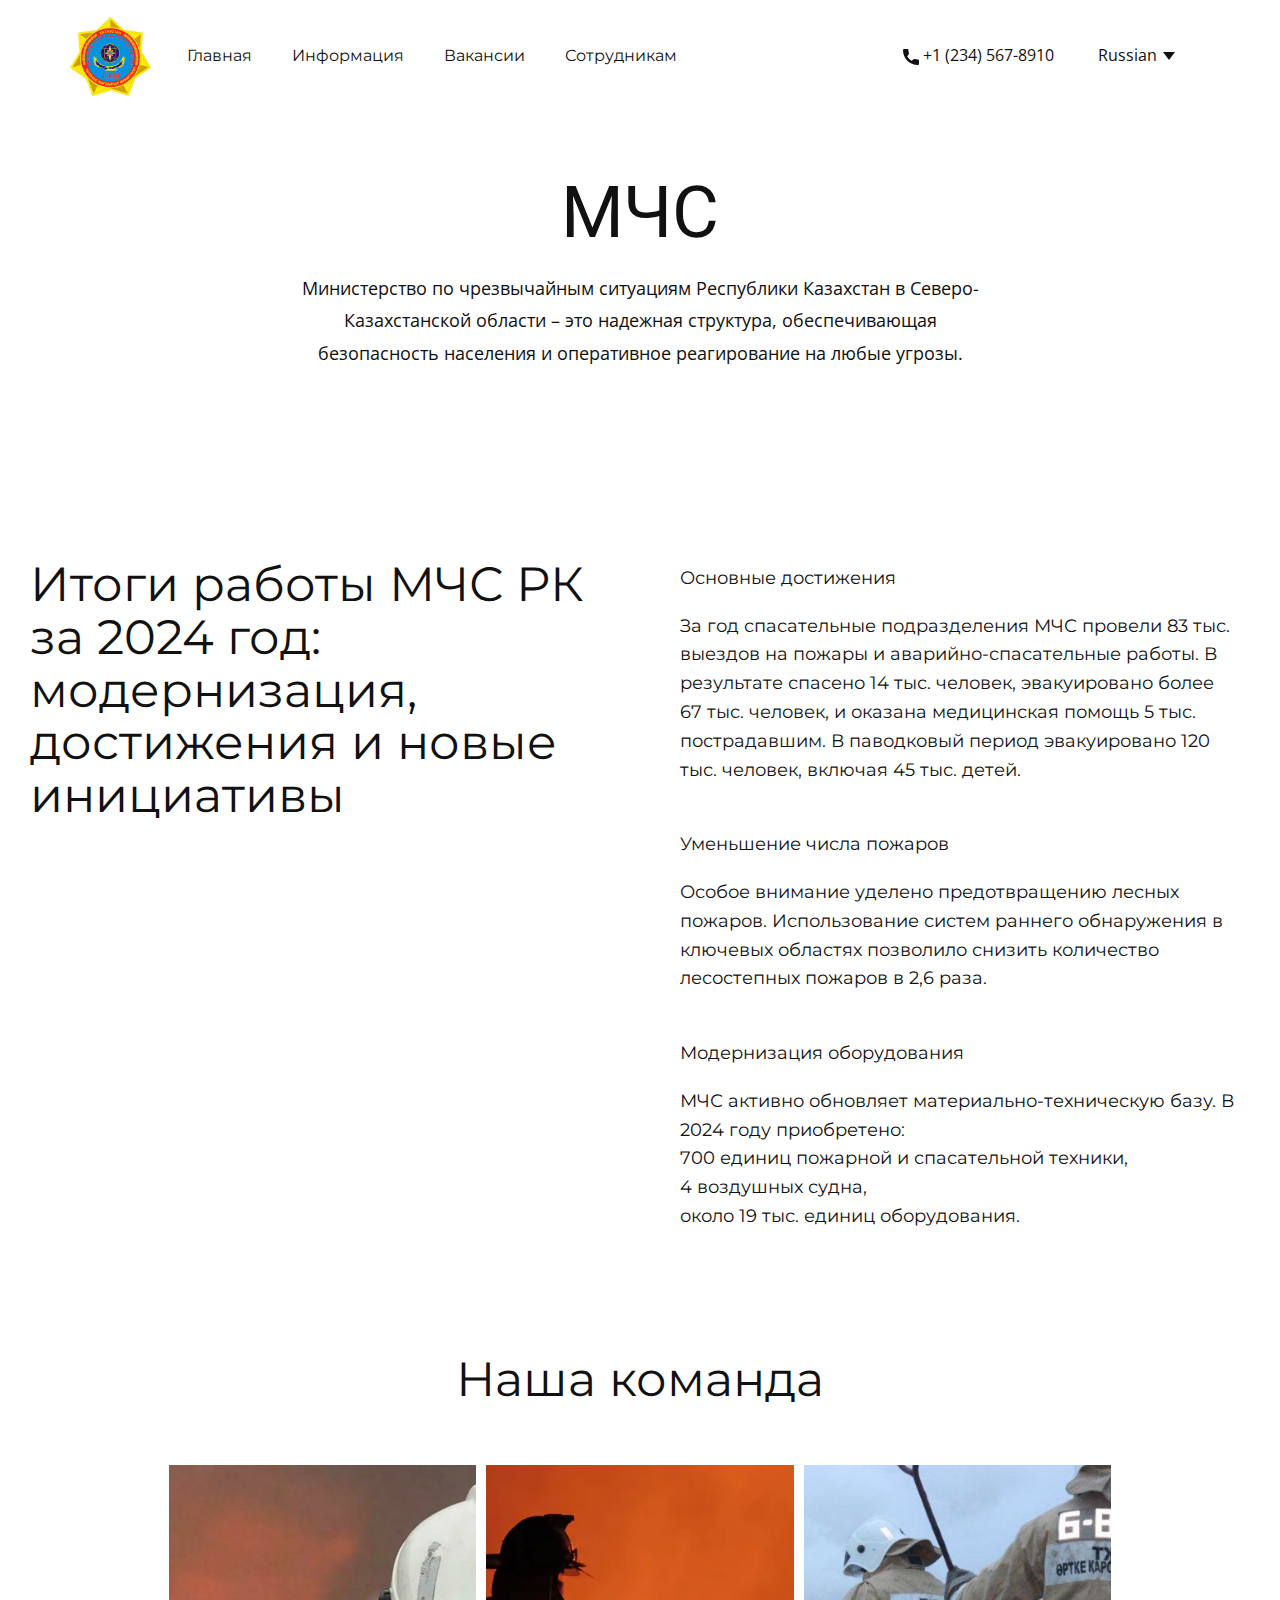
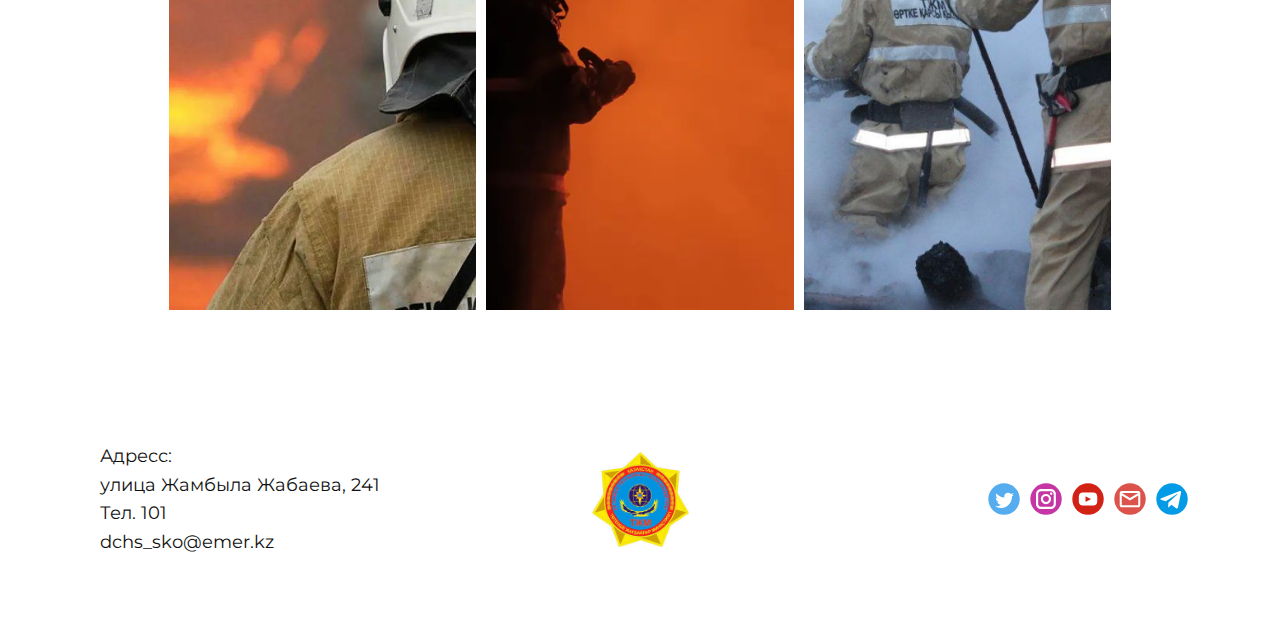
<file: About.html>
<!DOCTYPE html>
<html style="font-size: 16px;" lang="ru"><head>
    <meta name="viewport" content="width=device-width, initial-scale=1.0">
    <meta charset="utf-8">
    <meta name="keywords" content="Итерационные методы, награды">
    <meta name="description" content="">
    <title>About</title>
    <link rel="stylesheet" href="nicepage.css" media="screen">
<link rel="stylesheet" href="About.css" media="screen">
    <script class="u-script" type="text/javascript" src="jquery-1.9.1.min.js" defer=""></script>
    <script class="u-script" type="text/javascript" src="nicepage.js" defer=""></script>
    <meta name="generator" content="Nicepage 7.5.1, nicepage.com">
    <meta name="referrer" content="origin">
    
    
    
    
    
    
    
    <link id="u-theme-google-font" rel="stylesheet" href="https://fonts.googleapis.com/css?family=Roboto:100,100i,300,300i,400,400i,500,500i,700,700i,900,900i|Open+Sans:300,300i,400,400i,500,500i,600,600i,700,700i,800,800i">
    <link id="u-page-google-font" rel="stylesheet" href="https://fonts.googleapis.com/css?family=Montserrat:100,100i,200,200i,300,300i,400,400i,500,500i,600,600i,700,700i,800,800i,900,900i">
    <script type="application/ld+json">{
		"@context": "http://schema.org",
		"@type": "Organization",
		"name": "WebSite6460430",
		"logo": "images/images.jpg",
		"sameAs": []
}</script>
    <meta name="theme-color" content="#478ac9">
    <meta property="og:title" content="About">
    <meta property="og:description" content="">
    <meta property="og:type" content="website">
  <meta data-intl-tel-input-cdn-path="intlTelInput/"></head>
  <body data-path-to-root="./" data-include-products="false" class="u-body u-xl-mode" data-lang="ru"><header class="u-clearfix u-header u-header" id="header"><div class="u-clearfix u-sheet u-sheet-1">
        <a href="#" class="u-image u-logo u-image-1" data-image-width="228" data-image-height="222">
          <img src="images/images.jpg" class="u-logo-image u-logo-image-1">
        </a>
        <nav class="u-menu u-menu-one-level u-offcanvas u-menu-1">
          <div class="menu-collapse u-custom-font u-font-montserrat">
            <a class="u-button-style u-hamburger-link u-nav-link" href="#">
              <svg class="u-svg-link" viewBox="0 0 24 24"><use xlink:href="#svg-1377"></use></svg>
              <svg class="u-svg-content" version="1.1" id="svg-1377" viewBox="0 0 16 16" x="0px" y="0px" xmlns:xlink="http://www.w3.org/1999/xlink" xmlns="http://www.w3.org/2000/svg"><g><rect y="1" width="16" height="2"></rect><rect y="7" width="16" height="2"></rect><rect y="13" width="16" height="2"></rect>
</g></svg>
            </a>
          </div>
          <div class="u-custom-menu u-nav-container">
            <ul class="u-custom-font u-font-montserrat u-nav u-unstyled u-nav-1"><li class="u-nav-item"><a class="u-button-style u-nav-link" href="index.html">Главная</a>
</li><li class="u-nav-item"><a class="u-button-style u-nav-link" href="About.html">Информация</a>
</li><li class="u-nav-item"><a class="u-button-style u-nav-link" href="Work.html">Вакансии</a>
</li><li class="u-nav-item"><a class="u-button-style u-nav-link" href="login.html">Сотрудникам</a>
</li></ul>
          </div>
          <div id="a0d2" role="region" aria-label="Панель меню" class="u-custom-menu u-nav-container-collapse">
            <div class="u-black u-container-style u-inner-container-layout u-opacity u-opacity-95 u-sidenav">
              <div class="u-inner-container-layout u-sidenav-overflow">
                <div class="u-menu-close" aria-label="Закрыть меню"></div>
                <ul class="u-align-center u-nav u-popupmenu-items u-unstyled u-nav-2"><li class="u-nav-item"><a class="u-button-style u-nav-link" href="./">Главная</a>
</li><li class="u-nav-item"><a class="u-button-style u-nav-link" href="About.html">Информация</a>
</li><li class="u-nav-item"><a class="u-button-style u-nav-link" href="Work.html">Вакансии</a>
</li><li class="u-nav-item"><a class="u-button-style u-dialog-link u-nav-link" href="#popup-1ae2">Сотрудникам</a>
</li></ul>
              </div>
            </div>
            <div class="u-black u-menu-overlay u-opacity u-opacity-70"></div>
          </div>
        </nav>
        <a href="" class="u-active-none u-btn u-btn-rectangle u-button-style u-hover-none u-none u-btn-1">
          <span class="u-icon"><svg class="u-svg-content" viewBox="0 0 405.333 405.333" x="0px" y="0px" style="width: 1em; height: 1em;"><path d="M373.333,266.88c-25.003,0-49.493-3.904-72.704-11.563c-11.328-3.904-24.192-0.896-31.637,6.699l-46.016,34.752    c-52.8-28.181-86.592-61.952-114.389-114.368l33.813-44.928c8.512-8.512,11.563-20.971,7.915-32.64    C142.592,81.472,138.667,56.96,138.667,32c0-17.643-14.357-32-32-32H32C14.357,0,0,14.357,0,32    c0,205.845,167.488,373.333,373.333,373.333c17.643,0,32-14.357,32-32V298.88C405.333,281.237,390.976,266.88,373.333,266.88z"></path></svg></span>&nbsp;+1 (234) 567-8910
        </a>
        <div class="u-h-spacing-12 u-language u-language-content-text u-language-layout-dropdown u-v-spacing-6 u-language-1">
          <a class="u-language-active u-language-url" data-lang-text="Russian" href="#" data-language="ru">
            <svg class="u-caret u-caret-svg" version="1.1" id="Layer_1" xmlns="http://www.w3.org/2000/svg" xmlns:xlink="http://www.w3.org/1999/xlink" x="0px" y="0px" width="16px" height="16px" viewBox="0 0 16 16" style="fill:currentColor;" xml:space="preserve"><polygon class="st0" points="8,12 2,4 14,4 "></polygon></svg>
            <span class="u-icon u-language-icon u-language-ru u-icon-2"><svg xmlns="http://www.w3.org/2000/svg" xmlns:xlink="http://www.w3.org/1999/xlink" version="1.1" xml:space="preserve" class="u-svg-content" viewBox="0 0 112 112" x="0px" y="0px" style="width: 1em; height: 1em;"><rect y="16" fill="#F4F4F4" width="112" height="26.7"></rect><rect y="42.7" fill="#323E95" width="112" height="26.7"></rect><rect y="69.3" fill="#D8001E" width="112" height="26.7"></rect></svg></span>
          </a>
          <div class="u-border-1 u-border-grey-15 u-h-spacing-12 u-language-dropdown u-v-spacing-6 u-white">
            <a class="u-language-dropdown-url u-language-url" data-lang-text="Russian" href="./About.html" data-language="ru">
              <span class="u-icon u-language-icon u-language-ru u-icon-2"><svg xmlns="http://www.w3.org/2000/svg" xmlns:xlink="http://www.w3.org/1999/xlink" version="1.1" xml:space="preserve" class="u-svg-content" viewBox="0 0 112 112" x="0px" y="0px" style="width: 1em; height: 1em;"><rect y="16" fill="#F4F4F4" width="112" height="26.7"></rect><rect y="42.7" fill="#323E95" width="112" height="26.7"></rect><rect y="69.3" fill="#D8001E" width="112" height="26.7"></rect></svg></span>
            </a>
            <a class="u-language-dropdown-url u-language-url" data-lang-text="қазақ тілі" href="./About.html" data-language="kk">
              <span class="u-icon u-language-icon u-language-kk u-icon-4"><svg xmlns="http://www.w3.org/2000/svg" xmlns:xlink="http://www.w3.org/1999/xlink" version="1.1" xml:space="preserve" class="u-svg-content" viewBox="0 0 112 112" x="0px" y="0px" style="width: 1em; height: 1em;"><rect y="16" fill="#4EAEC4" width="112" height="80"></rect><path fill="#F5C832" d="M13.9,39.9c0-0.7-0.1-1.1-0.4-1.7c0,0-2.5-5.2-3.5-7.2c-0.1-0.2-0.2-0.5-0.2-1c0-0.7,0.6-1.2,1.3-1.2
	c0.6,0,1.3,0.6,1.3,1.2c0,0.8-0.4,1.2-0.8,1.2c-0.5,0-0.8-0.2-0.8-0.6c0-0.3,0.1-0.4,0.3-0.4c0.4,0,0.3,0.6,0.3,0.6
	c0.2,0,0.4-0.3,0.3-0.6c0.2,0,0.3-0.1,0.4-0.3c-0.1-0.1-0.2-0.2-0.4-0.2c0.1-0.4,0-0.5-0.4-0.6c0.1,0.1,0.1,0.3,0.1,0.4
	c-0.5-0.1-1.2,0.1-1.2,0.9c0,0.8,0.6,1.5,1.6,1.3c-0.2,0.1-0.4,0.4-0.4,0.7c0.2-0.1,0.4-0.1,0.4-0.1c-0.1,0.2-0.3,0.4-0.3,0.8
	c0.2-0.1,0.4-0.3,0.6-0.2c-0.4,0.8,0.1,1.9,1.3,2.1c-0.4-0.5-0.7-1.1-0.7-1.7c0-1.9,0.5-2.2,0.5-3.5c0-0.5-0.3-1.1-0.8-1.5
	c0.4-0.1,0.6-0.3,0.7-0.5c-0.2-0.4-0.4-0.5-0.8-0.5c0.5-0.3,1-0.8,1-1.6c0-1.3-0.5-1.8-0.5-3.2c0-0.8,0.6-1.8,0.6-1.8
	c-1.2,0.1-1.7,1.2-1.4,2c-0.2,0-0.4,0-0.5-0.1c-0.1,0.2,0,0.5,0.2,0.8c-0.2,0.1-0.2,0-0.5,0c0,0.2,0.2,0.5,0.5,0.8
	c-1-0.3-1.7,0.4-1.7,1.2c0,0.6,0.4,1,0.8,1c0.1,0,0.3-0.1,0.4-0.1c0.1,0.2,0,0.4-0.1,0.5c0.3-0.1,0.5-0.2,0.4-0.6
	c0.2,0,0.4-0.1,0.5-0.2c-0.1-0.2-0.3-0.3-0.5-0.3c0.2-0.3,0-0.5-0.3-0.7c0,0,0.2,0.7-0.2,0.7c-0.2,0-0.4-0.1-0.4-0.3
	c0-0.3,0.2-0.6,0.7-0.6c0.5,0,0.9,0.3,0.9,1.1c0,0.7-0.6,1.1-1.4,1.1c-0.7,0-1.2-0.4-1.2-1.1c0-1,1.4-3.2,1.4-4c0-0.6-0.6-1-1.1-1
	c-0.3,0-0.7,0.2-0.9,0.3C8.9,21.2,8.6,21,8.2,21c-0.6,0-1.1,0.4-1.1,1c0,0.8,1.4,3,1.4,4c0,0.7-0.5,1.1-1.2,1.1
	c-0.8,0-1.4-0.4-1.4-1.1c0-0.8,0.4-1.1,0.9-1.1c0.5,0,0.7,0.3,0.7,0.6c0,0.3-0.2,0.3-0.4,0.3c-0.4,0-0.3-0.7-0.3-0.7
	c-0.3,0.1-0.4,0.3-0.3,0.7c-0.2,0-0.4,0.1-0.5,0.3c0.1,0.1,0.3,0.2,0.5,0.2c-0.1,0.4,0.1,0.5,0.3,0.6c-0.1-0.1-0.1-0.4,0-0.5
	c0.1,0.1,0.3,0.1,0.4,0.1c0.4,0,0.8-0.4,0.8-1c0-0.8-0.6-1.5-1.7-1.2C6.8,24,6.9,23.7,7,23.5c-0.2,0-0.3,0.1-0.5,0
	c0.2-0.2,0.3-0.5,0.2-0.8c-0.2,0.1-0.3,0.2-0.5,0.1c0.3-0.8-0.3-1.9-1.4-2c0,0,0.7,1,0.7,1.8c0,1.5-0.5,2-0.5,3.2
	c0,0.8,0.5,1.4,0.9,1.6c-0.4,0-0.6,0.1-0.8,0.5c0.1,0.2,0.4,0.4,0.7,0.5c-0.5,0.4-0.8,1-0.8,1.5c0,1.3,0.5,1.6,0.5,3.5
	c0,0.6-0.2,1.1-0.7,1.7C6,34.9,6.5,33.8,6.1,33c0.2-0.1,0.4,0.1,0.6,0.2c0-0.4-0.2-0.6-0.3-0.8c0,0,0.2,0,0.4,0.1
	c0-0.3-0.2-0.5-0.4-0.7c1.1,0.2,1.6-0.5,1.6-1.3c0-0.8-0.7-1-1.2-0.9c0-0.1,0-0.2,0-0.4c-0.3,0.1-0.4,0.2-0.3,0.6
	c-0.2,0-0.3,0.1-0.4,0.2c0.1,0.1,0.3,0.2,0.4,0.3c-0.1,0.3,0.1,0.5,0.3,0.6c0,0-0.1-0.6,0.3-0.6c0.2,0,0.3,0.1,0.3,0.4
	c0,0.4-0.2,0.6-0.7,0.6C6.4,31.2,6,30.8,6,30c0-0.6,0.7-1.2,1.3-1.2c0.7,0,1.3,0.5,1.3,1.2c0,0.4,0,0.7-0.2,1c-1,2-3.5,7.2-3.5,7.2
	c-0.3,0.6-0.4,1.1-0.4,1.7c0,1.1,0.7,2,2,2.1c-1.3,0.1-2,1-2,2.1c0,0.7,0.1,1.1,0.4,1.7c0,0,2.5,5.2,3.5,7.2c0.1,0.3,0.2,0.6,0.2,1
	c0,0.7-0.6,1.2-1.3,1.2C6.6,55.2,6,54.7,6,54c0-0.8,0.4-1.1,0.8-1.1c0.5,0,0.7,0.2,0.7,0.6c0,0.3-0.1,0.4-0.3,0.4
	c-0.4,0-0.3-0.6-0.3-0.6c-0.2,0.1-0.4,0.3-0.3,0.6c-0.2,0-0.3,0.1-0.4,0.3c0.1,0.1,0.3,0.2,0.4,0.2c-0.1,0.3,0,0.5,0.3,0.6
	c-0.1-0.1-0.1-0.2,0-0.4c0.5,0.1,1.2-0.1,1.2-0.9c0-0.8-0.6-1.5-1.6-1.3c0.3-0.1,0.4-0.4,0.4-0.7c-0.2,0.1-0.4,0.1-0.4,0.1
	c0.1-0.2,0.3-0.4,0.3-0.8c-0.2,0.1-0.4,0.3-0.6,0.2c0.4-0.8-0.1-1.9-1.3-2.1c0.5,0.5,0.7,1.1,0.7,1.7c0,1.9-0.5,2.2-0.5,3.4
	c0,0.5,0.3,1.1,0.8,1.5C5.4,55.6,5.2,55.8,5,56c0.1,0.3,0.4,0.4,0.7,0.5c-0.5,0.4-0.8,1-0.8,1.5c0,1.3,0.5,1.6,0.5,3.5
	c0,0.6-0.2,1.1-0.7,1.7C6,62.9,6.5,61.8,6.1,61c0.2-0.1,0.4,0.1,0.6,0.2c0-0.4-0.2-0.6-0.3-0.8c0,0,0.2,0,0.4,0.1
	c0-0.3-0.2-0.5-0.4-0.7c1.1,0.2,1.6-0.5,1.6-1.3c0-0.8-0.7-1-1.2-0.9c0-0.1,0-0.2,0-0.4c-0.3,0.1-0.4,0.3-0.3,0.6
	c-0.2,0-0.3,0.1-0.4,0.2c0.1,0.1,0.3,0.2,0.4,0.3c-0.1,0.3,0.1,0.5,0.3,0.6c0,0-0.1-0.6,0.3-0.6c0.2,0,0.3,0.1,0.3,0.4
	c0,0.4-0.2,0.6-0.7,0.6C6.4,59.2,6,58.8,6,58c0-0.6,0.7-1.2,1.3-1.2c0.7,0,1.3,0.6,1.3,1.2c0,0.4,0,0.7-0.2,1c-1,2-3.5,7.2-3.5,7.2
	c-0.3,0.7-0.4,1.1-0.4,1.7c0,1.1,0.7,2,2,2.1c-1.3,0.1-2,1-2,2.1c0,0.7,0.1,1.1,0.4,1.8c0,0,2.5,5.2,3.5,7.2c0.1,0.2,0.2,0.5,0.2,1
	c0,0.7-0.6,1.2-1.3,1.2C6.6,83.2,6,82.7,6,82c0-0.8,0.4-1.1,0.8-1.1c0.5,0,0.7,0.2,0.7,0.6c0,0.3-0.1,0.4-0.3,0.4
	c-0.4,0-0.3-0.6-0.3-0.6c-0.2,0-0.4,0.3-0.3,0.6c-0.2,0-0.3,0.1-0.4,0.3c0.1,0.1,0.3,0.2,0.4,0.2c-0.1,0.4,0,0.5,0.3,0.6
	c-0.1-0.1-0.1-0.2,0-0.4c0.5,0.1,1.2-0.1,1.2-0.9c0-0.8-0.6-1.5-1.6-1.3c0.3-0.1,0.4-0.4,0.4-0.6c-0.2,0.1-0.4,0.1-0.4,0.1
	c0.1-0.2,0.3-0.4,0.3-0.8c-0.2,0.1-0.4,0.3-0.6,0.2c0.4-0.8-0.1-1.9-1.3-2.1c0.5,0.5,0.7,1.1,0.7,1.7c0,1.9-0.5,2.2-0.5,3.4
	c0,0.5,0.3,1.1,0.8,1.5C5.4,83.6,5.2,83.8,5,84c0.3,0.3,0.4,0.4,0.8,0.5c-0.5,0.2-0.9,0.8-0.9,1.6c0,1.3,0.5,1.8,0.5,3.2
	c0,0.8-0.7,1.8-0.7,1.8c1.1-0.1,1.7-1.2,1.4-2c0.2,0,0.3,0,0.5,0.2c0.1-0.2-0.1-0.5-0.2-0.8c0.1-0.1,0.2,0,0.5,0
	c0-0.2-0.2-0.5-0.5-0.8c1,0.3,1.7-0.5,1.7-1.2c0-0.6-0.4-1-0.8-1c-0.1,0-0.3,0-0.4,0.1c-0.1-0.2,0-0.4,0-0.5
	c-0.3,0.1-0.5,0.2-0.3,0.6c-0.2,0-0.4,0.1-0.5,0.2c0.1,0.2,0.3,0.3,0.5,0.2c-0.2,0.3,0,0.5,0.3,0.7c0,0-0.2-0.7,0.3-0.7
	c0.2,0,0.4,0.1,0.4,0.4c0,0.2-0.2,0.6-0.7,0.6c-0.5,0-0.9-0.4-0.9-1.1c0-0.7,0.6-1.1,1.4-1.1c0.7,0,1.2,0.4,1.2,1.1
	c0,0.9-1.4,3.1-1.4,4c0,0.6,0.6,1,1.1,1c0.4,0,0.7-0.2,0.9-0.3c0.2,0.2,0.6,0.3,0.9,0.3c0.6,0,1.1-0.4,1.1-1c0-0.9-1.4-3-1.4-4
	c0-0.7,0.5-1.1,1.2-1.1c0.8,0,1.4,0.4,1.4,1.1c0,0.8-0.4,1.1-0.9,1.1c-0.5,0-0.7-0.3-0.7-0.6c0-0.3,0.2-0.4,0.4-0.4
	c0.4,0,0.2,0.7,0.2,0.7c0.3-0.1,0.4-0.3,0.3-0.7c0.2,0,0.4-0.1,0.5-0.2c-0.1-0.1-0.3-0.2-0.5-0.2c0.1-0.4-0.1-0.5-0.4-0.6
	c0.1,0.2,0.1,0.4,0.1,0.5c-0.1-0.1-0.3-0.1-0.4-0.1c-0.4,0-0.8,0.4-0.8,1c0,0.8,0.6,1.5,1.7,1.2c-0.3,0.3-0.5,0.5-0.5,0.8
	c0.2,0,0.3-0.1,0.5,0c-0.2,0.3-0.3,0.5-0.2,0.8c0.1-0.1,0.3-0.2,0.5-0.2c-0.3,0.8,0.2,1.9,1.4,2c0,0-0.6-1-0.6-1.8
	c0-1.4,0.5-1.9,0.5-3.2c0-0.8-0.5-1.4-1-1.6c0.4,0,0.6-0.1,0.8-0.5c-0.1-0.3-0.4-0.4-0.7-0.5c0.5-0.4,0.8-1,0.8-1.5
	c0-1.3-0.5-1.6-0.5-3.4c0-0.6,0.2-1.2,0.7-1.7c-1.2,0.3-1.7,1.3-1.3,2.1c-0.3,0.1-0.4-0.1-0.6-0.2c0,0.4,0.2,0.6,0.3,0.8
	c0,0-0.2,0-0.4-0.1c0,0.3,0.2,0.5,0.4,0.6c-1.1-0.2-1.6,0.5-1.6,1.3c0,0.8,0.7,1,1.2,0.9c0,0.1,0,0.2-0.1,0.4
	c0.3-0.1,0.5-0.2,0.4-0.6c0.2,0,0.3-0.1,0.4-0.2c-0.1-0.1-0.3-0.2-0.4-0.3c0.1-0.3-0.1-0.5-0.3-0.6c0,0,0.1,0.6-0.3,0.6
	c-0.2,0-0.3-0.1-0.3-0.4c0-0.4,0.2-0.6,0.8-0.6c0.4,0,0.8,0.4,0.8,1.1c0,0.7-0.7,1.2-1.3,1.2c-0.7,0-1.3-0.5-1.3-1.2
	c0-0.4,0-0.7,0.2-1c1-2,3.5-7.2,3.5-7.2c0.3-0.7,0.4-1.1,0.4-1.8c0-1.1-0.7-1.9-2-2.1c1.3-0.1,2-1,2-2.1c0-0.7-0.1-1.1-0.4-1.7
	c0,0-2.5-5.2-3.5-7.2c-0.1-0.3-0.2-0.5-0.2-1c0-0.6,0.6-1.2,1.3-1.2c0.6,0,1.3,0.6,1.3,1.2c0,0.8-0.4,1.2-0.8,1.2
	c-0.5,0-0.8-0.2-0.8-0.6c0-0.3,0.1-0.4,0.3-0.4c0.4,0,0.3,0.6,0.3,0.6c0.2-0.1,0.4-0.3,0.3-0.6c0.2,0,0.3-0.1,0.4-0.3
	c-0.1-0.1-0.2-0.2-0.4-0.2c0.1-0.3,0-0.5-0.4-0.6c0.1,0.1,0.1,0.3,0.1,0.4c-0.5-0.1-1.2,0.1-1.2,0.9c0,0.8,0.6,1.5,1.6,1.3
	c-0.2,0.1-0.4,0.4-0.4,0.7c0.2-0.1,0.4-0.1,0.4-0.1c-0.1,0.2-0.3,0.4-0.3,0.8c0.2-0.1,0.4-0.3,0.6-0.2c-0.4,0.8,0.1,1.9,1.3,2.1
	c-0.4-0.5-0.7-1.1-0.7-1.7c0-1.9,0.5-2.2,0.5-3.5c0-0.5-0.3-1.1-0.8-1.5c0.4-0.1,0.6-0.3,0.7-0.5c-0.1-0.2-0.4-0.4-0.7-0.5
	c0.5-0.4,0.8-1,0.8-1.5c0-1.3-0.5-1.6-0.5-3.4c0-0.6,0.2-1.1,0.7-1.7c-1.2,0.3-1.7,1.3-1.3,2.1c-0.3,0.1-0.4-0.1-0.6-0.2
	c0,0.4,0.2,0.6,0.3,0.8c0,0-0.2,0-0.4-0.1c0,0.3,0.2,0.5,0.4,0.7c-1.1-0.2-1.6,0.5-1.6,1.3c0,0.8,0.7,1.1,1.2,0.9
	c0,0.1,0,0.3-0.1,0.4c0.3-0.1,0.5-0.2,0.4-0.6c0.2,0,0.3-0.1,0.4-0.2c-0.1-0.1-0.3-0.2-0.4-0.3c0.1-0.3-0.1-0.5-0.3-0.6
	c0,0,0.1,0.6-0.3,0.6c-0.2,0-0.3-0.1-0.3-0.4c0-0.4,0.2-0.6,0.8-0.6c0.4,0,0.8,0.3,0.8,1.1c0,0.7-0.7,1.2-1.3,1.2
	c-0.7,0-1.3-0.5-1.3-1.2c0-0.4,0-0.7,0.2-1c1-2,3.5-7.2,3.5-7.2c0.3-0.6,0.4-1.1,0.4-1.7c0-1.1-0.7-2-2-2.1
	C13.2,41.9,13.9,41,13.9,39.9z M8.1,22c0.3-0.3,1,0.3,1,0.3s0.8-0.6,1-0.3c0.3,0.4-0.6,1.9-1,3.1C8.7,23.9,7.8,22.4,8.1,22z M7.7,28
	c0,0-0.1,0-0.2,0c0.7-0.2,1.3-0.4,1.6-1c0.3,0.5,0.9,0.8,1.6,1c-0.1,0-0.1,0-0.2,0c-0.8,0.1-1.3,0.7-1.4,0.9C9,28.7,8.5,28.1,7.7,28
	z M9.2,40.4c0.4,0.9,1.3,1.5,2.1,1.6c-0.9,0.1-1.8,0.6-2.1,1.6C8.8,42.6,7.9,42.1,7,42C7.9,41.9,8.8,41.4,9.2,40.4z M9.2,68.5
	c0.4,0.9,1.3,1.5,2.1,1.6c-0.9,0.1-1.8,0.6-2.1,1.6C8.8,70.6,7.9,70.1,7,70C7.9,69.9,8.8,69.4,9.2,68.5z M10.2,90
	c-0.3,0.3-1-0.3-1-0.3s-0.8,0.6-1,0.3c-0.3-0.4,0.6-1.9,1-3C9.6,88.1,10.5,89.6,10.2,90z M10.6,84c0,0,0.1,0,0.2,0
	c-0.7,0.2-1.3,0.4-1.6,1c-0.3-0.5-0.9-0.8-1.6-1c0,0,0.1,0,0.2,0c0.8-0.1,1.3-0.7,1.4-0.9C9.3,83.3,9.8,83.9,10.6,84z M13,72.2
	c0,0.4-0.1,0.7-0.3,1.1c-0.7,1.5-3,6.5-3.5,7.5c-0.5-1-2.8-6-3.6-7.5c-0.1-0.3-0.2-0.7-0.2-1.1c0-1,0.9-1.3,1.4-1.3
	c0.6,0,1.2,0.4,1.2,1c0,0.3-0.2,0.6-0.5,0.6c-0.7,0-0.6-0.6-0.5-0.9c-0.4,0.2-0.7,0.5-0.6,0.9c-0.2,0-0.5,0.2-0.7,0.4
	c0.2,0.2,0.4,0.4,0.7,0.4C6.2,73.7,6.6,74,7,74.1c-0.1-0.4-0.2-0.8,0.5-0.8c0.5,0,0.9-0.1,1.1-0.4c0,0.4,0.1,2.1,0.1,2.1
	c0,0.6-0.9,0.6-1.4,0.4c0.2,0.7,0.6,1.1,1.7,1c-0.2,0.1-0.5,0.3-0.5,0.8c0,0.6,0.5,1.3,0.8,1.5c0.3-0.2,0.8-0.9,0.8-1.5
	c0-0.4-0.3-0.7-0.5-0.8c1,0.1,1.4-0.3,1.6-1c-0.6,0.2-1.4,0.2-1.4-0.4c0,0,0-1.7,0.1-2.1c0.2,0.3,0.6,0.4,1.1,0.4
	c0.7,0,0.6,0.5,0.5,0.8c0.4-0.1,0.7-0.3,0.6-0.9c0.3,0,0.5-0.2,0.7-0.4c-0.2-0.2-0.4-0.4-0.7-0.4c0.1-0.4-0.2-0.7-0.6-0.9
	c0.1,0.4,0.2,0.9-0.5,0.9c-0.3,0-0.5-0.2-0.5-0.6c0-0.6,0.6-1,1.2-1C12.1,70.9,13,71.2,13,72.2z M12.7,66.8c0.2,0.3,0.3,0.7,0.3,1.1
	c0,1-0.9,1.3-1.4,1.3c-0.6,0-1.2-0.4-1.2-1c0-0.4,0.2-0.6,0.5-0.6c0.7,0,0.6,0.6,0.5,0.9c0.4-0.2,0.7-0.5,0.6-0.9
	c0.2,0,0.5-0.1,0.7-0.4c-0.2-0.2-0.4-0.4-0.7-0.4c0.1-0.6-0.2-0.8-0.6-0.9c0.1,0.4,0.2,0.9-0.5,0.9c-0.5,0-0.9,0.1-1.1,0.4
	c0-0.4-0.1-2.1-0.1-2.1c0-0.6,0.9-0.6,1.4-0.4c-0.2-0.7-0.6-1.1-1.6-1c0.2-0.1,0.5-0.3,0.5-0.8c0-0.6-0.5-1.3-0.8-1.5
	c-0.3,0.2-0.8,0.9-0.8,1.5c0,0.4,0.3,0.7,0.5,0.8c-1-0.1-1.5,0.3-1.7,1c0.6-0.2,1.5-0.2,1.4,0.4c0,0,0,1.7-0.1,2.1
	c-0.2-0.3-0.6-0.4-1.1-0.4c-0.7,0-0.6-0.4-0.5-0.9c-0.4,0.1-0.7,0.4-0.6,0.9c-0.3,0-0.5,0.1-0.7,0.4c0.2,0.2,0.4,0.3,0.7,0.4
	c-0.1,0.4,0.2,0.7,0.6,0.9c-0.1-0.4-0.2-0.9,0.5-0.9c0.3,0,0.5,0.2,0.5,0.6c0,0.6-0.6,1-1.2,1c-0.5,0-1.4-0.3-1.4-1.3
	c0-0.4,0.1-0.7,0.2-1.1c0.7-1.5,3-6.5,3.6-7.5C9.7,60.3,12,65.2,12.7,66.8z M10.6,56c0,0,0.1,0,0.1,0C10.7,56,10.6,56,10.6,56
	c-0.8,0.2-1.3,0.7-1.4,1C9,56.7,8.5,56.1,7.7,56c0,0-0.1,0-0.1,0c0,0,0.1,0,0.1,0C8.5,55.9,9,55.3,9.2,55C9.3,55.3,9.8,55.9,10.6,56
	z M13,44.2c0,0.4-0.1,0.7-0.3,1.1c-0.7,1.5-3,6.5-3.5,7.5c-0.5-1-2.8-6-3.6-7.5c-0.1-0.3-0.2-0.7-0.2-1.1c0-0.9,0.9-1.3,1.4-1.3
	c0.6,0,1.2,0.4,1.2,1c0,0.4-0.2,0.6-0.5,0.6c-0.7,0-0.6-0.6-0.5-0.9c-0.4,0.2-0.7,0.5-0.6,0.9c-0.2,0-0.5,0.2-0.7,0.4
	c0.2,0.2,0.4,0.3,0.7,0.4C6.2,45.7,6.6,46,7,46.1c-0.1-0.4-0.2-0.8,0.5-0.8c0.5,0,0.9-0.1,1.1-0.4c0,0.4,0.1,2.1,0.1,2.1
	c0,0.7-0.9,0.6-1.4,0.4c0.2,0.8,0.6,1.1,1.7,1c-0.2,0.1-0.5,0.3-0.5,0.8c0,0.6,0.5,1.3,0.8,1.5c0.3-0.2,0.8-0.9,0.8-1.5
	c0-0.4-0.3-0.7-0.5-0.8c1,0.1,1.4-0.3,1.6-1c-0.6,0.2-1.4,0.2-1.4-0.4c0,0,0-1.7,0.1-2.1c0.2,0.3,0.6,0.4,1.1,0.4
	c0.7,0,0.6,0.4,0.5,0.8c0.4-0.1,0.7-0.4,0.6-0.9c0.3,0,0.5-0.2,0.7-0.4c-0.2-0.2-0.4-0.4-0.7-0.4c0.1-0.3-0.2-0.7-0.6-0.9
	c0.1,0.4,0.2,0.9-0.5,0.9c-0.3,0-0.5-0.2-0.5-0.6c0-0.6,0.6-1,1.2-1C12.1,42.9,13,43.2,13,44.2z M11.6,41.1c-0.6,0-1.2-0.5-1.2-1
	c0-0.4,0.2-0.6,0.5-0.6c0.7,0,0.6,0.6,0.5,0.9c0.4-0.2,0.7-0.5,0.6-0.9c0.2,0,0.5-0.1,0.7-0.4c-0.2-0.2-0.4-0.4-0.7-0.4
	c0.1-0.5-0.2-0.8-0.6-0.9c0.1,0.4,0.2,0.8-0.5,0.8c-0.5,0-0.9,0.1-1.1,0.4c0-0.4-0.1-2.1-0.1-2.1c0-0.6,0.9-0.6,1.4-0.4
	c-0.2-0.7-0.6-1.1-1.6-1c0.2-0.1,0.5-0.3,0.5-0.8c0-0.6-0.5-1.3-0.8-1.5c-0.3,0.2-0.8,0.9-0.8,1.5c0,0.4,0.3,0.7,0.5,0.8
	c-1-0.1-1.5,0.3-1.7,1c0.6-0.2,1.5-0.2,1.4,0.4c0,0,0,1.7-0.1,2.1c-0.2-0.3-0.6-0.4-1.1-0.4c-0.7,0-0.6-0.5-0.5-0.8
	c-0.4,0.1-0.7,0.4-0.6,0.9c-0.3,0-0.5,0.2-0.7,0.4c0.2,0.2,0.4,0.4,0.7,0.4c-0.1,0.3,0.2,0.7,0.6,0.9c-0.1-0.4-0.2-0.9,0.5-0.9
	c0.3,0,0.5,0.2,0.5,0.6c0,0.5-0.6,1-1.2,1c-0.5,0-1.4-0.4-1.4-1.3c0-0.4,0.1-0.7,0.2-1.1c0.7-1.5,3-6.5,3.6-7.5c0.5,1,2.8,6,3.5,7.5
	c0.2,0.3,0.3,0.7,0.3,1.1C13,40.8,12.1,41.1,11.6,41.1z M53,72.2c-0.1,0.3-0.8,0.6-1.9,0.6c-0.6,0-1.2-0.1-1.8-0.2
	c-2.5-0.5-4.3-1.4-5.7-2.1C43.1,70.3,43,70.1,43,70c0-0.1,0.2-0.2,0.4-0.2c0.1,0,0.2,0,0.2-0.1c-0.2-0.1-0.6-0.1-1-0.2
	c-0.6-0.1-1.2-0.2-1.2-0.4l0,0l0.1-0.2c0.1-0.2,0.4-0.2,0.6-0.2c0.1,0,0.3-0.1,0.3-0.1c0,0-0.3-0.1-0.6-0.2
	c-0.6-0.1-1.2-0.3-1.3-0.7c0.1-0.2,0.4-0.3,0.8-0.3c0.2,0,0.6,0,0.6-0.1c-0.1-0.2-0.5-0.2-0.9-0.3c-0.7-0.1-1.5-0.3-1.6-0.8
	c0.2-0.4,0.6-0.3,1.1-0.2c0.2,0,0.4,0,0.5,0c0-0.2-0.1-0.3-0.4-0.4c-0.2-0.1-0.5-0.2-0.9-0.4c-0.9-0.5-2.6-1.8-2.5-2.5
	c0-0.1,0.1-0.2,0.3-0.2c0.4,0,1.1,0.4,1.7,0.7c0.3,0.1,0.6,0.3,0.7,0.3c0,0,0,0,0,0c-0.2-0.1-0.3-0.2-0.6-0.4
	c-2-1.8-4.1-3.7-3.6-4.4c0.4-0.1,1,0.5,2,1.3c0.7,0.6,1.6,1.5,1.9,1.5c0-0.1-0.3-0.5-0.6-1c-1.3-1.8-3.9-5.6-3.1-7
	c0.3-0.1,0.7,0.5,1.6,2.1c0.7,1.3,1.9,3.2,2.2,3.2c0-0.1-0.3-1-0.6-1.8c-1-2.5-1.7-4.7-1.4-5.2c0,0,0.1,0,0.1,0c0.1,0,0.1,0,0.2,0.2
	c0,0,0,0,0,0.1c0,0,0,0,0,0c0.4,0.5,0.9,1.6,1.7,3.4c0.2,0.5,0.4,1,0.5,1.2c-0.1-0.2-0.1-0.6-0.1-0.9c-0.1-0.9-0.1-1.9-0.1-2.5
	c0-0.2,0.2-0.3,0.4-0.3c0.1,0,0.2,0,0.2,0c0.7,8.5,7.9,17.2,18.9,17.2c0.1,0,0.2,0.2,0.2,0.3v0l-0.1,0.2l-0.1-0.1l-0.1,0
	C58.9,71.4,58.1,72,58,72c-0.1-0.1-0.5-0.8-1.8-1.1c-1.5-0.3-2.5-0.4-3.1-0.4h-0.5c-0.2,0-0.3,0-0.4-0.1l-0.8-0.7
	c-0.9-0.8-1.5-1.3-2.6-2c-0.6-0.4-1-0.4-1.2-0.4h-0.3c-0.2,0-0.3,0-0.6-0.2c-0.7-0.6-1.2-1.4-1.7-2.2c-0.4-0.7-0.8-1.3-1.4-2
	c-1.3-1.5-2.3-2.1-2.4-2.1l0,0l0,0.2c-0.1,0-0.4,0-0.6,0c-0.1,0-0.2,0-0.2,0c0.1,0.9,0.4,1.1,0.6,1.3c0.1,0.1,0.3,0.2,0.2,0.4
	c0,0.2-0.3,0.2-0.4,0.2h-0.3c-0.2,0-0.2,0-0.2,0c0.2,0.6,0.8,0.9,1.2,1.2c0.3,0.2,0.5,0.3,0.6,0.4l0,0l0,0.2c0,0.1-0.1,0.1-0.2,0.1
	l-0.4,0c0,0.4,0.7,0.7,1.3,0.9c0.3,0.1,0.5,0.2,0.7,0.3c0.1,0,0.2,0.1,0.2,0.2c0,0.1-0.2,0.1-0.3,0.2c-0.1,0-0.2,0.1-0.3,0.1
	c0,0.1,0.3,0.2,0.4,0.3c0.3,0.1,0.4,0.3,0.4,0.4c0,0.2-0.2,0.2-0.4,0.3c-0.1,0-0.3,0.1-0.3,0.1c0.1,0.2,0.6,0.4,0.9,0.5
	c0.5,0.2,0.7,0.3,0.7,0.4c0,0.1-0.1,0.2-0.3,0.3c-0.1,0-0.2,0.1-0.2,0.1c0.2,0.3,0.6,0.3,0.9,0.3c0.3,0,0.6,0,0.7,0.2l0,0.2
	c0,0.2-0.3,0.3-0.5,0.4c-0.1,0.1-0.2,0.2-0.3,0.2c0.8,0.5,3.1,1.6,4.8,1.9c0.6,0.1,1.1,0.2,1.7,0.2c0.2,0,0.4,0,0.6,0l0.3,0
	C52.9,72.2,53,72.2,53,72.2z M73.6,74.1c0,0.4-0.1,0.8-0.3,1c-0.5,0.5-1.3,0.6-1.9,0.6c-0.3,0-0.6,0-0.6,0c0.1,0.1,0.2,0.8-0.3,1
	c-0.6,0.3-1.7,0-1.8-0.1c0,0.1-0.2,0.6-0.6,0.7c-0.4,0.1-0.8-0.2-0.9-0.2c0,0.1-0.4,0.5-0.9,0.7c-0.4,0.1-1-0.1-1.1-0.1
	c0,0-0.5,0.5-0.9,0.6c0,0,0,0,0,0c-0.5,0-0.8-0.3-0.8-0.4c0,0.1-0.6,0.6-1.1,0.6h0c-0.4,0-0.6-0.4-0.6-0.6c0,0.1-0.4,0.3-0.8,0.4
	c-0.6,0-1.1-0.2-1.1-0.2c0,0-0.6,0.2-1,0.2c-0.4,0-0.6-0.2-0.6-0.4c0,0,0,0,0,0c-0.1,0.1-0.5,0.4-0.9,0.4c-0.4,0-0.6-0.1-0.7-0.3
	c-0.1-0.1-0.1-0.2-0.1-0.4c0.1-0.2,0.2-0.4,0.5-0.5c0.1-0.1,0.2-0.2,0.4-0.3c0.5-0.4,1-0.8,1-0.8c0.6,0,1.2,0.1,1.7,0.1
	c1.7,0,3.2-0.3,4.5-1l1.1,0c0-0.2,0-0.4,0.2-0.4c0.3-0.1,0.5-0.5,0.5-0.8c0,0,0-0.1,0-0.2c0.1-0.1,0.1-0.1,0.3-0.1
	c1.3,0.2,3.2,0.3,4.7,0.4C73.5,73.9,73.6,73.9,73.6,74.1z M79.6,63.9c0.2,0.1,0.7-0.1,1.1-0.4c0.8-0.5,1.5-0.8,1.6-0.4
	c0.1,0.5-0.7,1.3-2.3,2.4c-0.3,0.2-0.6,0.3-0.8,0.4c-0.2,0.1-0.3,0.2-0.4,0.2c0.2,0,0.3,0,0.4,0c0.3,0,0.6,0,0.8,0.1l0.1,0.2
	c0,0.5-0.7,0.7-1.3,0.9c-0.3,0.1-0.7,0.2-0.8,0.4c0,0.1,0.2,0.1,0.4,0.1c0.2,0,0.5,0,0.5,0.2c-0.1,0.5-0.9,0.7-1.5,0.8
	c-0.3,0.1-0.7,0.1-0.7,0.2c0,0,0.2,0.1,0.3,0.1c0.3,0,0.7,0.1,0.6,0.5c0,0.3-0.6,0.3-1.3,0.4c-0.4,0-0.9,0.1-1.1,0.2
	c0,0,0.2,0.1,0.3,0.1c0.3,0.1,0.6,0.2,0.6,0.4c0,0.1-0.1,0.3-0.9,0.5c-1.8,0.6-2.5,0.7-3.6,0.9c-2.1,0.3-3.1,0.4-3.5,0.4
	c-0.5,0-0.6-0.1-0.6-0.1c0.1-0.2,0.4-0.3,1.6-0.5c0.3,0,0.6-0.1,0.7-0.1c0.2,0,0.4-0.1,0.6-0.1c0.5-0.1,0.9-0.2,1.1-0.3
	c0.5-0.3,1-0.6,1.7-0.8c0.1-0.1,0-0.2,0-0.3c-0.1-0.1-0.2-0.3-0.2-0.4c0.1-0.2,0.1-0.2,0.3-0.2l0.2,0.1v-0.1c0.1,0,0.2,0,0.3-0.2
	c0.1-0.1,0.1-0.3,0-0.4c0-0.1,0-0.2,0-0.2c0-0.2,0.2-0.2,0.6-0.3c0.3,0,0.7-0.1,0.8-0.3c-0.1-0.1-0.2-0.2-0.2-0.3
	c0-0.1,0.2-0.2,0.7-0.5c0.2-0.1,0.6-0.3,0.7-0.4c0,0-0.1-0.1-0.2-0.1c-0.1,0-0.2-0.1-0.2-0.2v0l0.1-0.1c0.1-0.1,0.3-0.2,0.6-0.3
	c0.5-0.3,1.2-0.6,1.4-0.9c-0.1-0.1-0.2-0.1-0.3,0c-0.1,0-0.2,0-0.2,0l-0.2-0.1c0-0.1,0-0.1,0.1-0.2c0.1-0.1,0.2-0.2,0.3-0.3
	c0.3-0.3,0.7-0.6,0.9-1.1c-0.1,0-0.2,0-0.3,0c-0.4,0.1-0.6,0-0.6-0.1c0-0.3,0.1-0.6,0.3-0.9c0.2-0.3,0.3-0.7,0.3-1
	c-0.2-0.1-0.4,0.1-0.6,0.2l-0.3-0.4c0,0-0.8,0.2-2,1.7c-0.6,0.7-1,1.4-1.4,2c-0.5,0.8-0.9,1.6-1.7,2.2c-0.3,0.1-0.6,0.2-0.9,0.3
	c-1.3,0.5-2.8,1-4.6,3c-0.1,0.1-0.3,0.1-0.7,0.1c-0.6,0-1.6,0.1-3.3,0.4c-1.5,0.3-2.3,0.6-2.3,0.6c0,0-3.2,1.4-4.3,2.3
	c0.3,0,0.6-0.1,0.8-0.2l0.8,0c0,0,0,0.1-0.1,0.1h0.1c0,0-0.1,0.1-0.2,0.2c-0.3,0.4-0.6,0.8-0.6,0.9l0.1,0.2v-0.1
	c1.4,0.1,3.4,0,4.9,0.1l0.3,0c0.3,0,0.7-0.1,0.8,0.2c-0.3,0.4-1,0.5-1.4,0.5c-2.1,0.1-7,0.1-7.1,0.1c0,0-0.3,0.2-0.5,0.3
	c-0.2,0-0.2-0.1-0.3-0.2c-0.2,0-0.3,0.1-0.3,0.3c-0.1,0.2-0.1,0.3-0.2,0.3h-0.1c-0.2,0-0.2-0.3-0.3-0.4c-0.1-0.2-0.1-0.5,0-0.7
	c0.3-0.6,1-1.3,1.9-1.8c0.5-0.3,1-0.4,1.5-0.6c0.4-0.1,0.8-0.3,1.1-0.4c0.6-0.4,1.1-0.7,1.6-1c0.9-0.6,1.6-1.1,2.9-1.3
	c7.5-1.1,16-8.2,16.5-17.1c0.1-0.2,0.6-0.1,0.6,0.2c0.1,0.5,0,1.6,0,2.5c0,0.5-0.1,1.1,0,1.2c0,0,0,0,0,0c0-0.2,0.6-1.4,1.1-2.5
	l0.2-0.4c0.7-1.5,1-2.3,1.4-2.3h0l0.1,0.1c0.4,0.5-0.7,3-1.9,6c-0.4,1-0.8,1.9-0.8,2c0.4,0,1.7-2.2,2.7-3.8c1.2-1.9,1.6-2.6,1.8-2.6
	c0,0,0,0.1,0,0.1c0,0,0,0,0,0c0,0,0,0,0,0c0,0.1,0.1,0.2,0.1,0.3c0,0.1,0,0.1,0,0.2c0,0.1,0,0.2,0,0.4c0,0,0,0,0,0
	c-0.2,1.8-2.4,4.6-3.5,6.1c-0.3,0.4-0.6,0.8-0.7,0.9c0.2,0,0.9-0.6,1.5-1.1c0.8-0.8,1.7-1.5,2.1-1.5h0l0.2,0.1c0.5,0.6-1.2,2.3-3,4
	C80.1,63.4,79.6,63.9,79.6,63.9z M61.4,37.2c0.1-0.6,1.5-3.3,1.5-3.3s0.3,3,0.1,3.7c-0.1,0.4-0.4,0.8-1,0.7
	C61.5,38.1,61.3,37.7,61.4,37.2z M63.8,37.8c0.2-0.6,2.1-3,2.1-3s-0.3,3-0.6,3.6c-0.2,0.4-0.5,0.7-1.1,0.5
	C63.7,38.7,63.7,38.2,63.8,37.8z M66.1,38.8c0.4-0.5,2.7-2.5,2.7-2.5s-0.9,2.9-1.3,3.4c-0.3,0.4-0.7,0.6-1.2,0.3
	C65.8,39.7,65.8,39.2,66.1,38.8z M68.1,40.3c0.4-0.4,3.1-1.9,3.1-1.9s-1.5,2.7-1.9,3.1c-0.3,0.3-0.8,0.5-1.2,0
	C67.6,41,67.8,40.6,68.1,40.3z M69.8,42.1c0.5-0.3,3.4-1.3,3.4-1.3s-2,2.3-2.5,2.7c-0.4,0.3-0.8,0.3-1.2-0.2
	C69.2,42.7,69.4,42.3,69.8,42.1z M71.1,44.2c0.6-0.2,3.6-0.6,3.6-0.6s-2.4,1.9-3,2.1c-0.4,0.2-0.9,0.1-1.1-0.5
	C70.4,44.7,70.7,44.3,71.1,44.2z M75.6,46.6c0,0-2.7,1.4-3.3,1.5c-0.5,0.1-0.9-0.1-1-0.7c-0.1-0.6,0.2-0.9,0.7-1
	C72.6,46.4,75.6,46.6,75.6,46.6z M75.9,49.8c0,0-2.9,0.8-3.5,0.8c-0.5,0-0.8-0.2-0.9-0.8c0-0.6,0.4-0.8,0.9-0.8
	C73,48.9,75.9,49.8,75.9,49.8z M75.6,52.9c0,0-3,0.3-3.6,0.1c-0.5-0.1-0.8-0.4-0.7-1c0.1-0.6,0.5-0.8,1-0.7
	C72.9,51.5,75.6,52.9,75.6,52.9z M74.7,56c0,0-3-0.3-3.6-0.6c-0.4-0.2-0.7-0.5-0.5-1.1c0.2-0.6,0.7-0.6,1.1-0.5
	C72.3,54.1,74.7,56,74.7,56z M73.2,58.8c0,0-2.9-0.9-3.4-1.3c-0.4-0.3-0.6-0.7-0.2-1.2c0.3-0.5,0.8-0.5,1.2-0.2
	C71.2,56.4,73.2,58.8,73.2,58.8z M71.2,61.2c0,0-2.7-1.5-3.1-1.9c-0.3-0.3-0.4-0.8,0-1.2c0.4-0.4,0.9-0.3,1.2,0
	C69.7,58.5,71.2,61.2,71.2,61.2z M66.1,60.7c-0.2-0.4-0.3-0.8,0.2-1.2c0.5-0.3,0.9-0.1,1.2,0.3c0.3,0.5,1.3,3.4,1.3,3.4
	S66.4,61.3,66.1,60.7z M63.8,61.7c-0.2-0.4-0.1-0.8,0.5-1.1c0.6-0.2,0.9,0,1.1,0.5c0.2,0.6,0.6,3.6,0.6,3.6S64,62.3,63.8,61.7z
	 M50.8,63.2c0,0,0.9-2.9,1.3-3.4c0.3-0.4,0.7-0.6,1.2-0.3c0.5,0.4,0.5,0.8,0.2,1.2C53.1,61.3,50.8,63.2,50.8,63.2z M51.4,59.3
	c-0.4,0.4-3.1,1.9-3.1,1.9s1.5-2.7,1.9-3.1c0.3-0.3,0.8-0.4,1.2,0C51.9,58.5,51.8,59,51.4,59.3z M49.8,57.5
	c-0.5,0.3-3.4,1.3-3.4,1.3s2-2.3,2.5-2.7c0.4-0.2,0.8-0.3,1.2,0.2C50.3,56.8,50.1,57.2,49.8,57.5z M48.4,55.4
	c-0.6,0.3-3.6,0.6-3.6,0.6s2.4-1.9,3-2.1c0.4-0.2,0.9-0.1,1.1,0.5C49.1,54.9,48.9,55.2,48.4,55.4z M47.6,53.1
	c-0.6,0.1-3.6-0.1-3.6-0.1s2.7-1.4,3.3-1.5c0.5-0.1,0.9,0,1,0.7C48.4,52.7,48,53,47.6,53.1z M47.2,50.6c-0.6,0-3.6-0.8-3.6-0.8
	s2.9-0.8,3.6-0.8c0.5,0,0.8,0.2,0.8,0.8C48,50.4,47.6,50.6,47.2,50.6z M47.2,48.1c-0.6-0.1-3.3-1.5-3.3-1.5s3-0.3,3.6-0.1
	c0.4,0.1,0.8,0.4,0.7,1C48.1,48.1,47.7,48.2,47.2,48.1z M47.8,45.7c-0.6-0.2-3-2.1-3-2.1s3,0.4,3.6,0.6c0.4,0.2,0.7,0.5,0.5,1.1
	C48.7,45.8,48.2,45.9,47.8,45.7z M46.3,40.8c0,0,2.9,0.9,3.4,1.3c0.4,0.3,0.6,0.7,0.2,1.2c-0.3,0.5-0.8,0.5-1.2,0.2
	C48.3,43.1,46.3,40.8,46.3,40.8z M50.3,41.4c-0.4-0.4-1.9-3.1-1.9-3.1s2.7,1.5,3.1,1.9c0.3,0.3,0.4,0.8,0,1.2
	C51,41.9,50.6,41.8,50.3,41.4z M59.8,60.2c-5.7,0-10.4-4.6-10.4-10.4c0-5.7,4.6-10.3,10.4-10.3c5.7,0,10.3,4.6,10.3,10.3
	C70.1,55.5,65.5,60.2,59.8,60.2z M58.9,37.2c0-0.6,0.8-3.5,0.8-3.5s0.9,2.9,0.9,3.5c0,0.5-0.2,0.8-0.9,0.9
	C59.2,38,58.9,37.6,58.9,37.2z M63.1,62c0.1,0.6-0.1,3.6-0.1,3.6s-1.4-2.7-1.5-3.3c-0.1-0.5,0.1-0.9,0.7-1
	C62.7,61.2,63,61.5,63.1,62z M59.8,61.5c0.6,0,0.9,0.4,0.9,0.9c0,0.6-0.9,3.5-0.9,3.5s-0.8-2.9-0.8-3.5
	C58.9,61.9,59.2,61.5,59.8,61.5z M57.5,61.3c0.6,0.1,0.8,0.6,0.7,1c-0.1,0.6-1.5,3.3-1.5,3.3s-0.3-3-0.1-3.6
	C56.6,61.5,56.9,61.2,57.5,61.3z M55.7,61.7c-0.2,0.6-2.1,3-2.1,3s0.3-3,0.6-3.6c0.2-0.4,0.5-0.7,1.1-0.5
	C55.8,60.9,55.9,61.3,55.7,61.7z M52.1,39.8c-0.3-0.5-1.3-3.4-1.3-3.4s2.3,2,2.7,2.5c0.3,0.4,0.3,0.8-0.2,1.2
	C52.7,40.3,52.3,40.1,52.1,39.8z M54.2,38.4c-0.2-0.6-0.6-3.6-0.6-3.6s1.9,2.4,2.1,3c0.2,0.4,0.1,0.9-0.5,1.1
	C54.7,39.1,54.3,38.9,54.2,38.4z M56.5,37.6c-0.1-0.6,0.1-3.7,0.1-3.7s1.4,2.7,1.5,3.3c0.1,0.5-0.1,0.9-0.7,1
	C56.9,38.4,56.6,38,56.5,37.6z"></path></svg></span>
            </a>
            <a class="u-language-dropdown-url u-language-url" data-lang-text="English" href="./About.html" data-language="en">
              <span class="u-icon u-language-en u-language-icon u-icon-5"><svg xmlns="http://www.w3.org/2000/svg" xmlns:xlink="http://www.w3.org/1999/xlink" version="1.1" xml:space="preserve" class="u-svg-content" viewBox="0 0 112 112" x="0px" y="0px" style="width: 1em; height: 1em;"><rect y="16" fill="#19237F" width="112" height="80"></rect><path fill="#EDEDED" d="M47.8,16h3.5v33.7H0v-4.8h27.5L0,25.9v-3.8l33.2,22.8h7.7L0,16.8V16h8.8l39,26.9V16z M75,44.9h-7.7L109.4,16
	h-5.1L65.1,42.9V16h-3.4v33.7H112v-4.8H85.4L112,26.6v-7L75,44.9z M61.7,96h3.4V70.7l37,25.3h9.9v-0.8L73.2,68.7H81l31,21.2v-3.1
	L85.4,68.7H112v-4.8H61.7V96z M0,68.7h27.5L0,87.7v7.8l39.1-26.8h7.8L7.1,96H11l36.8-25.3V96h3.5V63.9H0V68.7z"></path><path fill="#BD0034" d="M112,16v3.6L75,44.9h-7.7L109.4,16H112z M73.2,68.7L112,95.2v-5.3L81,68.7H73.2z M40.9,44.9L0,16.8v5.3
	l33.2,22.8C33.2,44.9,40.9,44.9,40.9,44.9z M39.1,68.7L0,95.5V96h7.1l39.8-27.3H39.1z M61.7,16H51.3v33.7H0v14.2h51.3V96h10.4V63.9
	H112V49.7H61.7V16z"></path></svg></span>
            </a>
          </div>
        </div>
      </div></header>
    <section class="u-align-center u-clearfix u-container-align-center u-section-1" id="block-2">
      <div class="u-clearfix u-sheet u-valign-middle u-sheet-1">
        <h2 class="u-align-center u-text u-text-default u-text-2">МЧС</h2>
        <p class="u-align-center u-text u-text-3"> Министерство по чрезвычайным ситуациям Республики Казахстан в Северо-Казахстанской области – это надежная структура, обеспечивающая безопасность населения и оперативное реагирование на любые угрозы.</p>
      </div>
    </section>
    <section class="u-clearfix u-valign-top-lg u-valign-top-xl u-section-2" id="sec-3efa">
      <div class="data-layout-selected u-clearfix u-expanded-width u-layout-wrap u-layout-wrap-1">
        <div class="u-layout">
          <div class="u-layout-row">
            <div class="u-container-style u-layout-cell u-size-30 u-layout-cell-1">
              <div class="u-container-layout u-valign-top u-container-layout-1">
                <h2 class="u-custom-font u-font-montserrat u-text u-text-default u-text-1"> Итоги работы МЧС РК за 2024 год: модернизация, достижения и новые инициативы</h2>
              </div>
            </div>
            <div class="u-container-style u-layout-cell u-size-30 u-layout-cell-2">
              <div class="u-container-layout u-valign-top u-container-layout-2">
                <div class="u-expanded-width u-list u-list-1">
                  <div class="u-repeater u-repeater-1">
                    <div class="u-container-style u-list-item u-repeater-item">
                      <div class="u-container-layout u-similar-container u-valign-bottom u-container-layout-3">
                        <h6 class="u-custom-font u-font-montserrat u-text u-text-default u-text-2"> Основные достижения</h6>
                        <p class="u-custom-font u-font-montserrat u-text u-text-3"> За год спасательные подразделения МЧС провели 83 тыс. выездов на пожары и аварийно-спасательные работы. В результате спасено 14 тыс. человек, эвакуировано более 67 тыс. человек, и оказана медицинская помощь 5 тыс. пострадавшим. В паводковый период эвакуировано 120 тыс. человек, включая 45 тыс. детей.</p>
                      </div>
                    </div>
                    <div class="u-container-style u-list-item u-repeater-item">
                      <div class="u-container-layout u-similar-container u-valign-bottom u-container-layout-4">
                        <h6 class="u-custom-font u-font-montserrat u-text u-text-default u-text-4"> Уменьшение числа пожаров</h6>
                        <p class="u-custom-font u-font-montserrat u-text u-text-5"> Особое внимание уделено предотвращению лесных пожаров. Использование систем раннего обнаружения в ключевых областях позволило снизить количество лесостепных пожаров в 2,6 раза.</p>
                      </div>
                    </div>
                    <div class="u-container-style u-list-item u-repeater-item">
                      <div class="u-container-layout u-similar-container u-valign-bottom u-container-layout-5">
                        <h6 class="u-custom-font u-font-montserrat u-text u-text-default u-text-6"> Модернизация оборудования</h6>
                        <p class="u-custom-font u-font-montserrat u-text u-text-7"> МЧС активно обновляет материально-техническую базу. В 2024 году приобретено:<br>700 единиц пожарной и спасательной техники,<br>4 воздушных судна,<br>около 19 тыс. единиц оборудования.
                        </p>
                      </div>
                    </div>
                  </div>
                </div>
              </div>
            </div>
          </div>
        </div>
      </div>
    </section>
    <section class="u-clearfix u-section-3" id="sec-faa4">
      <div class="u-clearfix u-sheet u-sheet-1">
        <h2 class="u-align-center u-custom-font u-font-montserrat u-text u-text-default u-text-1">Наша команда </h2>
        <div class="custom-expanded u-gallery u-layout-grid u-lightbox u-no-transition u-show-text-on-hover u-gallery-1">
          <div class="u-gallery-inner u-gallery-inner-1">
            <div class="u-effect-fade u-gallery-item">
              <div class="u-back-slide" data-image-width="1500" data-image-height="844">
                <img class="u-back-image u-expanded" src="images/17219165924692042.webp">
              </div>
              <div class="u-over-slide u-shading u-over-slide-1"></div>
            </div>
            <div class="u-effect-fade u-gallery-item">
              <div class="u-back-slide" data-image-width="1000" data-image-height="562">
                <img class="u-back-image u-expanded" src="images/photo_503119.jpeg.webp">
              </div>
              <div class="u-over-slide u-shading u-over-slide-2"></div>
            </div>
            <div class="u-effect-fade u-gallery-item" data-image-width="1920" data-image-height="1080">
              <div class="u-back-slide">
                <img class="u-back-image u-expanded" src="images/1519139_0_54_1024_630_1920x0_80_0_0_a5129016a13d5a39efe623c780892001.jpg">
              </div>
              <div class="u-over-slide u-shading u-over-slide-3"></div>
            </div>
          </div>
        </div>
      </div>
    </section>
    
    
    
    
    
    <footer class="u-clearfix u-footer u-white" id="footer"><div class="u-clearfix u-sheet u-sheet-1">
        <div class="data-layout-selected u-clearfix u-expanded-width u-gutter-30 u-layout-wrap u-layout-wrap-1">
          <div class="u-gutter-0 u-layout">
            <div class="u-layout-row">
              <div class="u-align-center-sm u-align-center-xs u-align-left-md u-align-left-xl u-container-style u-layout-cell u-left-cell u-size-20 u-size-30-md u-layout-cell-1">
                <div class="u-container-layout u-valign-middle u-container-layout-1">
                  <p class="u-custom-font u-font-montserrat u-small-text u-text u-text-variant u-text-1">
                    <font style="vertical-align: inherit;">
                      <font style="vertical-align: inherit;">
                        <font style="vertical-align: inherit;">
                          <font style="vertical-align: inherit;">
                            <font style="vertical-align: inherit;">
                              <font style="vertical-align: inherit;">
                                <font style="vertical-align: inherit;">
                                  <font style="vertical-align: inherit;"></font>
                                </font>
                              </font>
                            </font>
                          </font>
                        </font>
                      </font>
                    </font>Адресс:<br>улица Жамбыла Жабаева, 241<br>Тел. 101<br>dchs_sko@emer.kz<br>
                  </p>
                </div>
              </div>
              <div class="u-align-center-sm u-align-right-md u-container-style u-layout-cell u-size-20 u-size-30-md u-layout-cell-2">
                <div class="u-container-layout u-valign-middle u-container-layout-2">
                  <a href="#" class="u-image u-logo u-image-1" data-image-width="228" data-image-height="222">
                    <img src="images/images.jpg" class="u-logo-image u-logo-image-1">
                  </a>
                </div>
              </div>
              <div class="u-align-center-sm u-align-center-xs u-align-left-md u-align-right-lg u-align-right-xl u-container-style u-layout-cell u-right-cell u-size-20 u-size-30-md u-layout-cell-3">
                <div class="u-container-layout u-valign-middle u-container-layout-3">
                  <div class="u-social-icons u-spacing-10 u-social-icons-1">
                    <a class="u-social-url" title="twitter" target="_blank" href="">
                      <span class="u-icon u-social-icon u-social-twitter u-icon-1"><svg class="u-svg-link" preserveAspectRatio="xMidYMin slice" viewBox="0 0 112 112" style=""><use xlink:href="#svg-5c79"></use></svg><svg class="u-svg-content" viewBox="0 0 112 112" x="0" y="0" id="svg-5c79"><circle fill="currentColor" class="st0" cx="56.1" cy="56.1" r="55"></circle><path fill="#FFFFFF" d="M83.8,47.3c0,0.6,0,1.2,0,1.7c0,17.7-13.5,38.2-38.2,38.2C38,87.2,31,85,25,81.2c1,0.1,2.1,0.2,3.2,0.2
      c6.3,0,12.1-2.1,16.7-5.7c-5.9-0.1-10.8-4-12.5-9.3c0.8,0.2,1.7,0.2,2.5,0.2c1.2,0,2.4-0.2,3.5-0.5c-6.1-1.2-10.8-6.7-10.8-13.1
      c0-0.1,0-0.1,0-0.2c1.8,1,3.9,1.6,6.1,1.7c-3.6-2.4-6-6.5-6-11.2c0-2.5,0.7-4.8,1.8-6.7c6.6,8.1,16.5,13.5,27.6,14
      c-0.2-1-0.3-2-0.3-3.1c0-7.4,6-13.4,13.4-13.4c3.9,0,7.3,1.6,9.8,4.2c3.1-0.6,5.9-1.7,8.5-3.3c-1,3.1-3.1,5.8-5.9,7.4
      c2.7-0.3,5.3-1,7.7-2.1C88.7,43,86.4,45.4,83.8,47.3z"></path></svg></span>
                    </a>
                    <a class="u-social-url" title="instagram" target="_blank" href="">
                      <span class="u-icon u-social-icon u-social-instagram u-icon-2"><svg class="u-svg-link" preserveAspectRatio="xMidYMin slice" viewBox="0 0 112 112" style=""><use xlink:href="#svg-6978"></use></svg><svg class="u-svg-content" viewBox="0 0 112 112" x="0" y="0" id="svg-6978"><circle fill="currentColor" cx="56.1" cy="56.1" r="55"></circle><path fill="#FFFFFF" d="M55.9,38.2c-9.9,0-17.9,8-17.9,17.9C38,66,46,74,55.9,74c9.9,0,17.9-8,17.9-17.9C73.8,46.2,65.8,38.2,55.9,38.2
      z M55.9,66.4c-5.7,0-10.3-4.6-10.3-10.3c-0.1-5.7,4.6-10.3,10.3-10.3c5.7,0,10.3,4.6,10.3,10.3C66.2,61.8,61.6,66.4,55.9,66.4z"></path><path fill="#FFFFFF" d="M74.3,33.5c-2.3,0-4.2,1.9-4.2,4.2s1.9,4.2,4.2,4.2s4.2-1.9,4.2-4.2S76.6,33.5,74.3,33.5z"></path><path fill="#FFFFFF" d="M73.1,21.3H38.6c-9.7,0-17.5,7.9-17.5,17.5v34.5c0,9.7,7.9,17.6,17.5,17.6h34.5c9.7,0,17.5-7.9,17.5-17.5V38.8
      C90.6,29.1,82.7,21.3,73.1,21.3z M83,73.3c0,5.5-4.5,9.9-9.9,9.9H38.6c-5.5,0-9.9-4.5-9.9-9.9V38.8c0-5.5,4.5-9.9,9.9-9.9h34.5
      c5.5,0,9.9,4.5,9.9,9.9V73.3z"></path></svg></span>
                    </a>
                    <a class="u-social-url" target="_blank" data-type="YouTube" title="YouTube" href="">
                      <span class="u-icon u-social-icon u-social-youtube u-icon-3"><svg class="u-svg-link" preserveAspectRatio="xMidYMin slice" viewBox="0 0 112 112" style=""><use xlink:href="#svg-8245"></use></svg><svg class="u-svg-content" viewBox="0 0 112 112" x="0" y="0" id="svg-8245"><circle fill="currentColor" cx="56.1" cy="56.1" r="55"></circle><path fill="#FFFFFF" d="M74.9,33.3H37.3c-7.4,0-13.4,6-13.4,13.4v18.8c0,7.4,6,13.4,13.4,13.4h37.6c7.4,0,13.4-6,13.4-13.4V46.7 C88.3,39.3,82.3,33.3,74.9,33.3L74.9,33.3z M65.9,57l-17.6,8.4c-0.5,0.2-1-0.1-1-0.6V47.5c0-0.5,0.6-0.9,1-0.6l17.6,8.9 C66.4,56,66.4,56.8,65.9,57L65.9,57z"></path></svg></span>
                    </a>
                    <a class="u-social-url" target="_blank" data-type="Email" title="Email" href="">
                      <span class="u-icon u-social-email u-social-icon u-icon-4"><svg class="u-svg-link" preserveAspectRatio="xMidYMin slice" viewBox="0 0 112 112" style=""><use xlink:href="#svg-ce90"></use></svg><svg class="u-svg-content" viewBox="0 0 112 112" x="0" y="0" id="svg-ce90"><circle fill="currentColor" cx="56.1" cy="56.1" r="55"></circle><path id="path3864" fill="#FFFFFF" d="M27.2,28h57.6c4,0,7.2,3.2,7.2,7.2l0,0v42.7c0,3.9-3.2,7.2-7.2,7.2l0,0H27.2
	c-4,0-7.2-3.2-7.2-7.2V35.2C20,31.1,23.2,28,27.2,28 M56,52.9l28.8-17.8H27.2L56,52.9 M27.2,77.7h57.6V43.5L56,61.3L27.2,43.5V77.7z
	"></path></svg></span>
                    </a>
                    <a class="u-social-url" target="_blank" data-type="Telegram" title="Telegram" href="">
                      <span class="u-icon u-social-icon u-social-telegram u-icon-5"><svg class="u-svg-link" preserveAspectRatio="xMidYMin slice" viewBox="0 0 112 112" style=""><use xlink:href="#svg-9cae"></use></svg><svg class="u-svg-content" viewBox="0 0 112 112" x="0" y="0" id="svg-9cae"><circle fill="currentColor" cx="56.1" cy="56.1" r="55"></circle><path fill="#FFFFFF" d="M18.4,53.2l64.7-24.9c3-1.1,5.6,0.7,4.7,5.3l0,0l-11,51.8c-0.8,3.7-3,4.6-6.1,2.8L53.9,75.8l-8.1,7.8
	c-0.9,0.9-1.7,1.6-3.4,1.6l1.2-17l31.1-28c1.4-1.2-0.3-1.9-2.1-0.7L34.2,63.7l-16.6-5.2C14,57.4,14,54.9,18.4,53.2L18.4,53.2z"></path></svg></span>
                    </a>
                  </div>
                </div>
              </div>
            </div>
          </div>
        </div>
      </div></footer>
  <section class="u-black u-clearfix u-container-style u-dialog-block u-opacity u-opacity-70 u-valign-middle u-dialog-section-8" id="popup-1ae2">
      <div class="u-align-center u-container-align-center u-container-style u-dialog u-white u-dialog-1">
        <div class="u-container-layout u-container-layout-1">
          <h2 class="u-align-center u-text u-text-default u-text-1">Введите данные </h2>
          <a href="employee.html" data-page-id="857018739" class="u-btn u-button-style u-custom-font u-font-montserrat u-btn-1" title="employee">Вход</a>
        </div>
        <button class="u-dialog-close-button u-icon u-text-grey-40 u-icon-1"><svg class="u-svg-link" preserveAspectRatio="xMidYMin slice" viewBox="0 0 16 16" style=""><use xmlns:xlink="http://www.w3.org/1999/xlink" xlink:href="#svg-efe9"></use></svg><svg xmlns="http://www.w3.org/2000/svg" xmlns:xlink="http://www.w3.org/1999/xlink" version="1.1" xml:space="preserve" class="u-svg-content" viewBox="0 0 16 16" x="0px" y="0px" id="svg-efe9"><rect x="7" y="0" transform="matrix(0.7071 -0.7071 0.7071 0.7071 -3.3138 8.0002)" width="2" height="16"></rect><rect x="0" y="7" transform="matrix(0.7071 -0.7071 0.7071 0.7071 -3.3138 8.0002)" width="16" height="2"></rect></svg></button>
      </div>
    </section><style>.u-dialog-section-8 .u-dialog-1 {
  width: 800px;
  height: auto;
  min-height: 250px;
  margin: 60px auto;
}

.u-dialog-section-8 .u-container-layout-1 {
  padding: 0 0 30px;
}

.u-dialog-section-8 .u-text-1 {
  margin: 50px auto 0;
}

.u-dialog-section-8 .u-btn-1 {
  margin: 67px auto 0;
}

.u-dialog-section-8 .u-icon-1 {
  width: 20px;
  height: 20px;
}

@media (max-width: 991px) {
  .u-dialog-section-8 .u-dialog-1 {
    width: 720px;
  }
}

@media (max-width: 767px) {
  .u-dialog-section-8 .u-dialog-1 {
    width: 540px;
  }
}

@media (max-width: 575px) {
  .u-dialog-section-8 .u-dialog-1 {
    width: 340px;
  }
}</style>
</body></html>
</file>
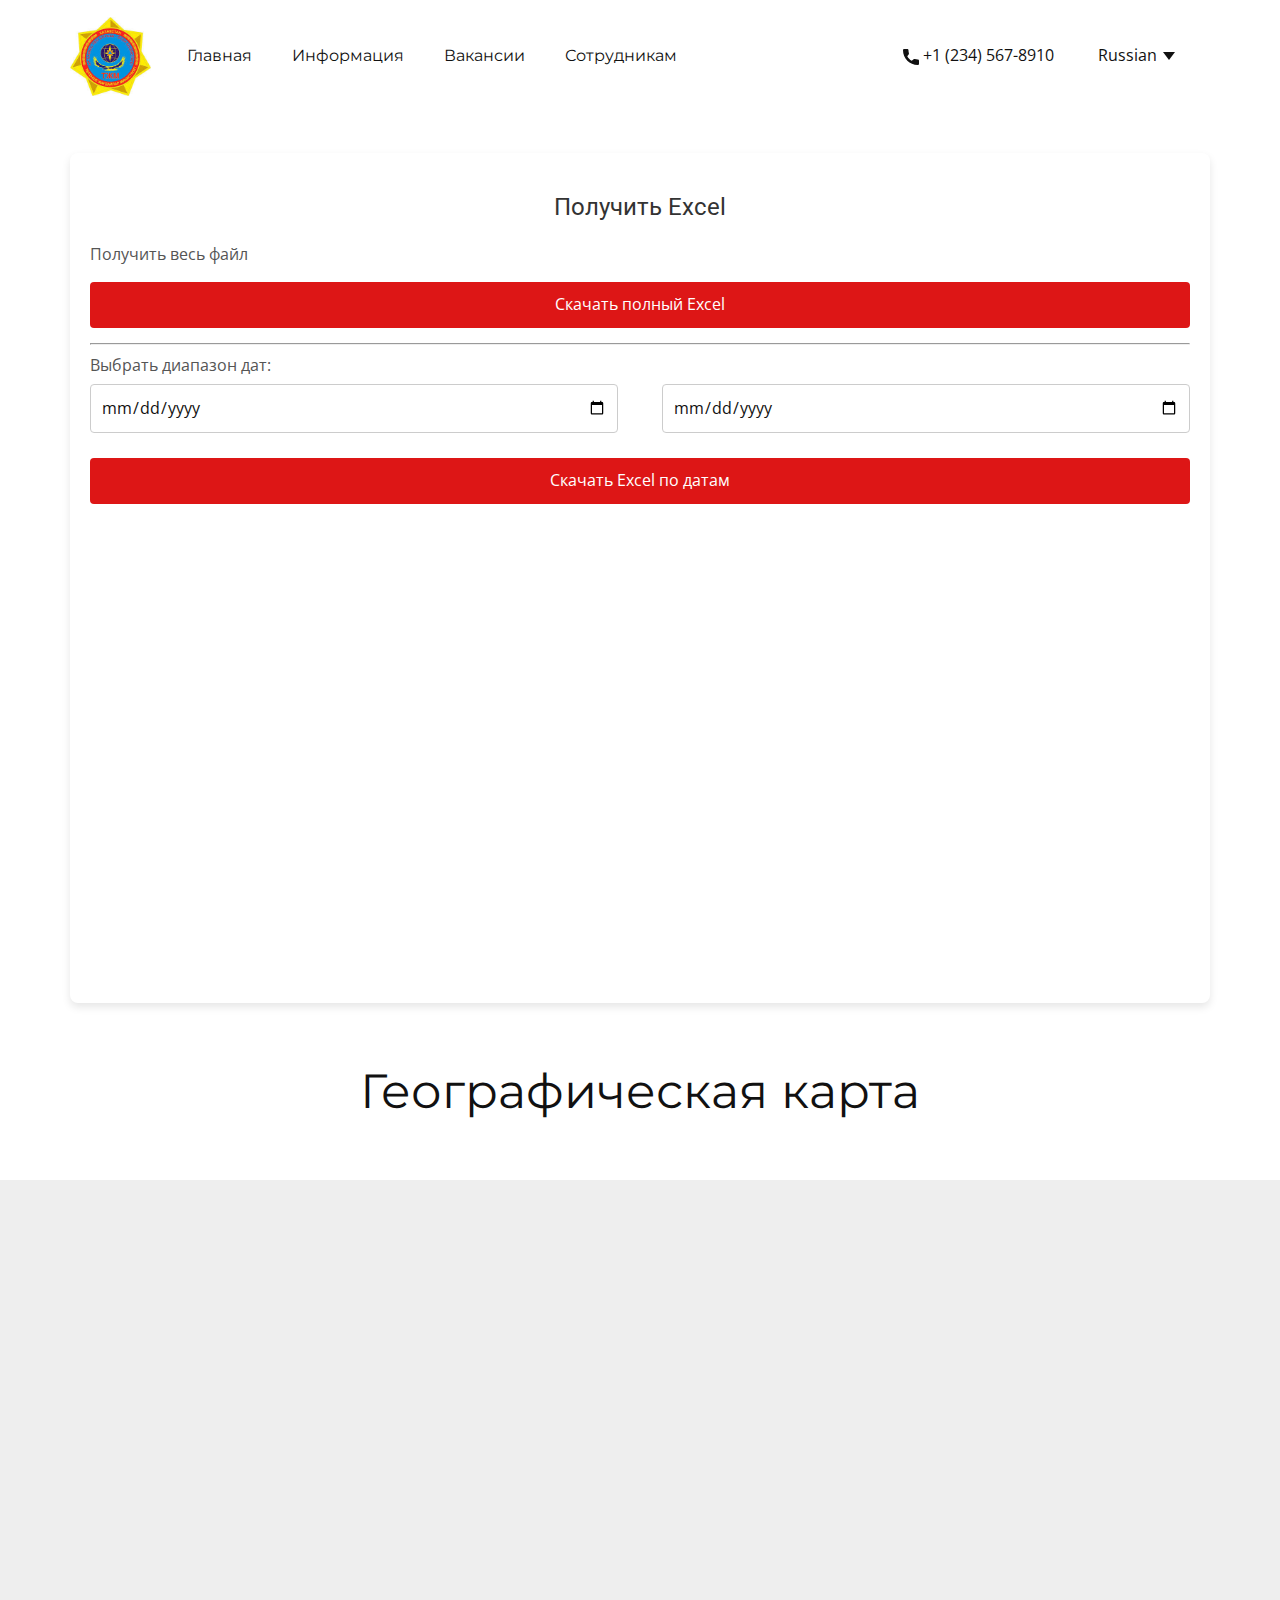
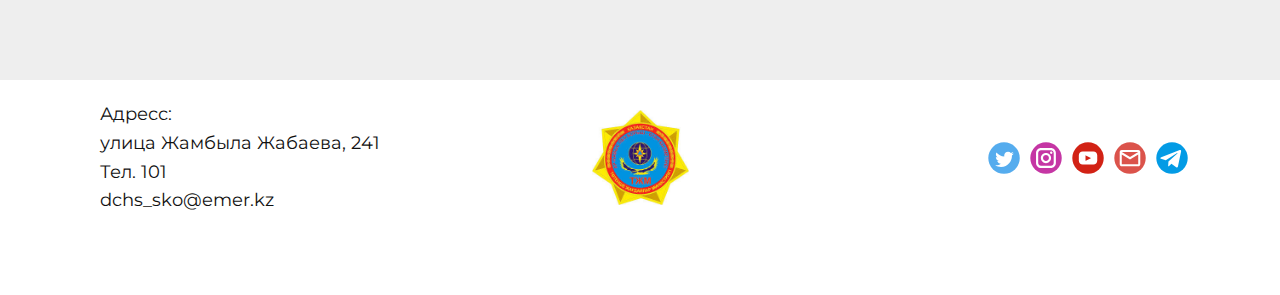
<file: admin.html>
<!DOCTYPE html>
<html style="font-size: 16px;" lang="ru"><head>
    <meta name="viewport" content="width=device-width, initial-scale=1.0">
    <meta charset="utf-8">
    <meta name="keywords" content="Введите данные​">
    <meta name="description" content="">
    <title>employee</title>
    <link rel="stylesheet" href="nicepage.css" media="screen">
    <link rel="stylesheet" href="employee.css" media="screen">
    <!-- <script class="u-script" type="text/javascript" src="jquery-1.9.1.min.js" defer=""></script> -->
    <script class="u-script" type="text/javascript" src="nicepage.js" defer=""></script>
    <meta name="generator" content="Nicepage 7.5.1, nicepage.com">
    
    
    
    
    
    
    
    <link id="u-theme-google-font" rel="stylesheet" href="https://fonts.googleapis.com/css?family=Roboto:100,100i,300,300i,400,400i,500,500i,700,700i,900,900i|Open+Sans:300,300i,400,400i,500,500i,600,600i,700,700i,800,800i">
    <link id="u-page-google-font" rel="stylesheet" href="https://fonts.googleapis.com/css?family=Montserrat:100,100i,200,200i,300,300i,400,400i,500,500i,600,600i,700,700i,800,800i,900,900i">
    <script type="application/ld+json">{
		"@context": "http://schema.org",
		"@type": "Organization",
		"name": "WebSite6460430",
		"logo": "images/images.jpg",
		"sameAs": []
}</script>
    <meta name="theme-color" content="#478ac9">
    <meta property="og:title" content="employee">
    <meta property="og:description" content="">
    <meta property="og:type" content="website">
  <script>
    function gdprConfirmed() {
        return true;
    }
    function dynamicLoadScript() {
        var script = document.createElement('script');
        script.src = 'https://www.google.com/recaptcha/api.js?render=6LewiOQqAAAAACgLQUQCeltOTZVZTj4Qwg-SPRLJ';
        script.async = true;
        document.body.appendChild(script);
        script.onload = function() {
            let event = new CustomEvent("recaptchaLoaded");
            document.dispatchEvent(event);
        };
    }
    function showRecaptchaError(error) {
        error = error || '';
        var formError = document.querySelector('.u-form-send-error');

        if (formError) {
            formError.innerText = 'Неверный владелец сайта: ' + error.replace(/:[\s\S]*/, '');
            formError.style.display = 'block';
        }

        console.error('Error in grecaptcha: ', error);
    }
    document.addEventListener('DOMContentLoaded', function () {
        var confirmButton = document.querySelector('.u-cookies-consent .u-button-confirm');
        if (confirmButton) {
            confirmButton.onclick = dynamicLoadScript;
        }
    });
    </script>
    <script>
        document.addEventListener("DOMContentLoaded", function(){
            if (!gdprConfirmed()) {
                return;
            }
            dynamicLoadScript();
        });
    </script>
    <script>
        document.addEventListener("recaptchaLoaded", function() {
            if (!gdprConfirmed()) {
                return;
            }

            (function (grecaptcha, sitekey, actions) {
                var recaptcha = {
                    execute: function (action, submitFormCb) {
                        if (typeof grecaptcha === 'undefined' || typeof grecaptcha.execute !== 'function') {
                            showRecaptchaError('reCAPTCHA script failed to load.');
                            return;
                        }

                        grecaptcha.execute(sitekey, {action: action}).then((token) => {
                            if (!token) {
                                throw new Error('Empty token received from reCAPTCHA');
                            }

                            var forms = document.getElementsByTagName('form');

                            for (var i = 0; i < forms.length; i++) {
                                var response = forms[i].querySelector('[name="recaptchaResponse"]');

                                if (!response) {
                                    response = document.createElement('input');
                                    response.setAttribute('type', 'hidden');
                                    response.setAttribute('name', 'recaptchaResponse');
                                    forms[i].appendChild(response);
                                }

                                response.value = token;
                            }

                            submitFormCb();
                        }).catch((e) => {
                            showRecaptchaError(e.message);
                        });
                    },

                    executeContact: function (submitFormCb) {
                        recaptcha.execute(actions['contact'], submitFormCb);
                    }
                };

                window.recaptchaObject = recaptcha;
            })(
                grecaptcha,
                
                '6LewiOQqAAAAACgLQUQCeltOTZVZTj4Qwg-SPRLJ',
                {'contact': 'contact'}
            );
        });
    </script>
<meta data-intl-tel-input-cdn-path="intlTelInput/"></head>
  <body data-path-to-root="./" data-include-products="false" class="u-body u-xl-mode" data-lang="ru"><header class="u-clearfix u-header u-header" id="header"><div class="u-clearfix u-sheet u-sheet-1">
        <a href="#" class="u-image u-logo u-image-1" data-image-width="228" data-image-height="222">
          <img src="images/images.jpg" class="u-logo-image u-logo-image-1">
        </a>
        <nav class="u-menu u-menu-one-level u-offcanvas u-menu-1">
          <div class="menu-collapse u-custom-font u-font-montserrat">
            <a class="u-button-style u-hamburger-link u-nav-link" href="#">
              <svg class="u-svg-link" viewBox="0 0 24 24"><use xlink:href="#svg-1377"></use></svg>
              <svg class="u-svg-content" version="1.1" id="svg-1377" viewBox="0 0 16 16" x="0px" y="0px" xmlns:xlink="http://www.w3.org/1999/xlink" xmlns="http://www.w3.org/2000/svg"><g><rect y="1" width="16" height="2"></rect><rect y="7" width="16" height="2"></rect><rect y="13" width="16" height="2"></rect>
</g></svg>
            </a>
          </div>
          <div class="u-custom-menu u-nav-container">
            <ul class="u-custom-font u-font-montserrat u-nav u-unstyled u-nav-1"><li class="u-nav-item"><a class="u-button-style u-nav-link" href="index.html">Главная</a>
</li><li class="u-nav-item"><a class="u-button-style u-nav-link" href="About.html">Информация</a>
</li><li class="u-nav-item"><a class="u-button-style u-nav-link" href="Work.html">Вакансии</a>
</li><li class="u-nav-item"><a class="u-button-style u-dialog-link u-nav-link" href="#popup-1ae2">Сотрудникам</a>
</li></ul>
          </div>
          <div id="a0d2" role="region" aria-label="Панель меню" class="u-custom-menu u-nav-container-collapse">
            <div class="u-black u-container-style u-inner-container-layout u-opacity u-opacity-95 u-sidenav">
              <div class="u-inner-container-layout u-sidenav-overflow">
                <div class="u-menu-close" aria-label="Закрыть меню"></div>
                <ul class="u-align-center u-nav u-popupmenu-items u-unstyled u-nav-2"><li class="u-nav-item"><a class="u-button-style u-nav-link" href="./">Главная</a>
</li><li class="u-nav-item"><a class="u-button-style u-nav-link" href="About.html">Информация</a>
</li><li class="u-nav-item"><a class="u-button-style u-nav-link" href="Work.html">Вакансии</a>
</li><li class="u-nav-item"><a class="u-button-style u-dialog-link u-nav-link" href="#popup-1ae2">Сотрудникам</a>
</li></ul>
              </div>
            </div>
            <div class="u-black u-menu-overlay u-opacity u-opacity-70"></div>
          </div>
        </nav>
        <a href="" class="u-active-none u-btn u-btn-rectangle u-button-style u-hover-none u-none u-btn-1">
          <span class="u-icon"><svg class="u-svg-content" viewBox="0 0 405.333 405.333" x="0px" y="0px" style="width: 1em; height: 1em;"><path d="M373.333,266.88c-25.003,0-49.493-3.904-72.704-11.563c-11.328-3.904-24.192-0.896-31.637,6.699l-46.016,34.752    c-52.8-28.181-86.592-61.952-114.389-114.368l33.813-44.928c8.512-8.512,11.563-20.971,7.915-32.64    C142.592,81.472,138.667,56.96,138.667,32c0-17.643-14.357-32-32-32H32C14.357,0,0,14.357,0,32    c0,205.845,167.488,373.333,373.333,373.333c17.643,0,32-14.357,32-32V298.88C405.333,281.237,390.976,266.88,373.333,266.88z"></path></svg></span>&nbsp;+1 (234) 567-8910
        </a>
        <div class="u-h-spacing-12 u-language u-language-content-text u-language-layout-dropdown u-v-spacing-6 u-language-1">
          <a class="u-language-active u-language-url" data-lang-text="Russian" href="#" data-language="ru">
            <svg class="u-caret u-caret-svg" version="1.1" id="Layer_1" xmlns="http://www.w3.org/2000/svg" xmlns:xlink="http://www.w3.org/1999/xlink" x="0px" y="0px" width="16px" height="16px" viewBox="0 0 16 16" style="fill:currentColor;" xml:space="preserve"><polygon class="st0" points="8,12 2,4 14,4 "></polygon></svg>
            <span class="u-icon u-language-icon u-language-ru u-icon-2"><svg xmlns="http://www.w3.org/2000/svg" xmlns:xlink="http://www.w3.org/1999/xlink" version="1.1" xml:space="preserve" class="u-svg-content" viewBox="0 0 112 112" x="0px" y="0px" style="width: 1em; height: 1em;"><rect y="16" fill="#F4F4F4" width="112" height="26.7"></rect><rect y="42.7" fill="#323E95" width="112" height="26.7"></rect><rect y="69.3" fill="#D8001E" width="112" height="26.7"></rect></svg></span>
          </a>
          <div class="u-border-1 u-border-grey-15 u-h-spacing-12 u-language-dropdown u-v-spacing-6 u-white">
            <a class="u-language-dropdown-url u-language-url" data-lang-text="Russian" href="./employee.html" data-language="ru">
              <span class="u-icon u-language-icon u-language-ru u-icon-2"><svg xmlns="http://www.w3.org/2000/svg" xmlns:xlink="http://www.w3.org/1999/xlink" version="1.1" xml:space="preserve" class="u-svg-content" viewBox="0 0 112 112" x="0px" y="0px" style="width: 1em; height: 1em;"><rect y="16" fill="#F4F4F4" width="112" height="26.7"></rect><rect y="42.7" fill="#323E95" width="112" height="26.7"></rect><rect y="69.3" fill="#D8001E" width="112" height="26.7"></rect></svg></span>
            </a>
            <a class="u-language-dropdown-url u-language-url" data-lang-text="қазақ тілі" href="./employee.html" data-language="kk">
              <span class="u-icon u-language-icon u-language-kk u-icon-4"><svg xmlns="http://www.w3.org/2000/svg" xmlns:xlink="http://www.w3.org/1999/xlink" version="1.1" xml:space="preserve" class="u-svg-content" viewBox="0 0 112 112" x="0px" y="0px" style="width: 1em; height: 1em;"><rect y="16" fill="#4EAEC4" width="112" height="80"></rect><path fill="#F5C832" d="M13.9,39.9c0-0.7-0.1-1.1-0.4-1.7c0,0-2.5-5.2-3.5-7.2c-0.1-0.2-0.2-0.5-0.2-1c0-0.7,0.6-1.2,1.3-1.2
	c0.6,0,1.3,0.6,1.3,1.2c0,0.8-0.4,1.2-0.8,1.2c-0.5,0-0.8-0.2-0.8-0.6c0-0.3,0.1-0.4,0.3-0.4c0.4,0,0.3,0.6,0.3,0.6
	c0.2,0,0.4-0.3,0.3-0.6c0.2,0,0.3-0.1,0.4-0.3c-0.1-0.1-0.2-0.2-0.4-0.2c0.1-0.4,0-0.5-0.4-0.6c0.1,0.1,0.1,0.3,0.1,0.4
	c-0.5-0.1-1.2,0.1-1.2,0.9c0,0.8,0.6,1.5,1.6,1.3c-0.2,0.1-0.4,0.4-0.4,0.7c0.2-0.1,0.4-0.1,0.4-0.1c-0.1,0.2-0.3,0.4-0.3,0.8
	c0.2-0.1,0.4-0.3,0.6-0.2c-0.4,0.8,0.1,1.9,1.3,2.1c-0.4-0.5-0.7-1.1-0.7-1.7c0-1.9,0.5-2.2,0.5-3.5c0-0.5-0.3-1.1-0.8-1.5
	c0.4-0.1,0.6-0.3,0.7-0.5c-0.2-0.4-0.4-0.5-0.8-0.5c0.5-0.3,1-0.8,1-1.6c0-1.3-0.5-1.8-0.5-3.2c0-0.8,0.6-1.8,0.6-1.8
	c-1.2,0.1-1.7,1.2-1.4,2c-0.2,0-0.4,0-0.5-0.1c-0.1,0.2,0,0.5,0.2,0.8c-0.2,0.1-0.2,0-0.5,0c0,0.2,0.2,0.5,0.5,0.8
	c-1-0.3-1.7,0.4-1.7,1.2c0,0.6,0.4,1,0.8,1c0.1,0,0.3-0.1,0.4-0.1c0.1,0.2,0,0.4-0.1,0.5c0.3-0.1,0.5-0.2,0.4-0.6
	c0.2,0,0.4-0.1,0.5-0.2c-0.1-0.2-0.3-0.3-0.5-0.3c0.2-0.3,0-0.5-0.3-0.7c0,0,0.2,0.7-0.2,0.7c-0.2,0-0.4-0.1-0.4-0.3
	c0-0.3,0.2-0.6,0.7-0.6c0.5,0,0.9,0.3,0.9,1.1c0,0.7-0.6,1.1-1.4,1.1c-0.7,0-1.2-0.4-1.2-1.1c0-1,1.4-3.2,1.4-4c0-0.6-0.6-1-1.1-1
	c-0.3,0-0.7,0.2-0.9,0.3C8.9,21.2,8.6,21,8.2,21c-0.6,0-1.1,0.4-1.1,1c0,0.8,1.4,3,1.4,4c0,0.7-0.5,1.1-1.2,1.1
	c-0.8,0-1.4-0.4-1.4-1.1c0-0.8,0.4-1.1,0.9-1.1c0.5,0,0.7,0.3,0.7,0.6c0,0.3-0.2,0.3-0.4,0.3c-0.4,0-0.3-0.7-0.3-0.7
	c-0.3,0.1-0.4,0.3-0.3,0.7c-0.2,0-0.4,0.1-0.5,0.3c0.1,0.1,0.3,0.2,0.5,0.2c-0.1,0.4,0.1,0.5,0.3,0.6c-0.1-0.1-0.1-0.4,0-0.5
	c0.1,0.1,0.3,0.1,0.4,0.1c0.4,0,0.8-0.4,0.8-1c0-0.8-0.6-1.5-1.7-1.2C6.8,24,6.9,23.7,7,23.5c-0.2,0-0.3,0.1-0.5,0
	c0.2-0.2,0.3-0.5,0.2-0.8c-0.2,0.1-0.3,0.2-0.5,0.1c0.3-0.8-0.3-1.9-1.4-2c0,0,0.7,1,0.7,1.8c0,1.5-0.5,2-0.5,3.2
	c0,0.8,0.5,1.4,0.9,1.6c-0.4,0-0.6,0.1-0.8,0.5c0.1,0.2,0.4,0.4,0.7,0.5c-0.5,0.4-0.8,1-0.8,1.5c0,1.3,0.5,1.6,0.5,3.5
	c0,0.6-0.2,1.1-0.7,1.7C6,34.9,6.5,33.8,6.1,33c0.2-0.1,0.4,0.1,0.6,0.2c0-0.4-0.2-0.6-0.3-0.8c0,0,0.2,0,0.4,0.1
	c0-0.3-0.2-0.5-0.4-0.7c1.1,0.2,1.6-0.5,1.6-1.3c0-0.8-0.7-1-1.2-0.9c0-0.1,0-0.2,0-0.4c-0.3,0.1-0.4,0.2-0.3,0.6
	c-0.2,0-0.3,0.1-0.4,0.2c0.1,0.1,0.3,0.2,0.4,0.3c-0.1,0.3,0.1,0.5,0.3,0.6c0,0-0.1-0.6,0.3-0.6c0.2,0,0.3,0.1,0.3,0.4
	c0,0.4-0.2,0.6-0.7,0.6C6.4,31.2,6,30.8,6,30c0-0.6,0.7-1.2,1.3-1.2c0.7,0,1.3,0.5,1.3,1.2c0,0.4,0,0.7-0.2,1c-1,2-3.5,7.2-3.5,7.2
	c-0.3,0.6-0.4,1.1-0.4,1.7c0,1.1,0.7,2,2,2.1c-1.3,0.1-2,1-2,2.1c0,0.7,0.1,1.1,0.4,1.7c0,0,2.5,5.2,3.5,7.2c0.1,0.3,0.2,0.6,0.2,1
	c0,0.7-0.6,1.2-1.3,1.2C6.6,55.2,6,54.7,6,54c0-0.8,0.4-1.1,0.8-1.1c0.5,0,0.7,0.2,0.7,0.6c0,0.3-0.1,0.4-0.3,0.4
	c-0.4,0-0.3-0.6-0.3-0.6c-0.2,0.1-0.4,0.3-0.3,0.6c-0.2,0-0.3,0.1-0.4,0.3c0.1,0.1,0.3,0.2,0.4,0.2c-0.1,0.3,0,0.5,0.3,0.6
	c-0.1-0.1-0.1-0.2,0-0.4c0.5,0.1,1.2-0.1,1.2-0.9c0-0.8-0.6-1.5-1.6-1.3c0.3-0.1,0.4-0.4,0.4-0.7c-0.2,0.1-0.4,0.1-0.4,0.1
	c0.1-0.2,0.3-0.4,0.3-0.8c-0.2,0.1-0.4,0.3-0.6,0.2c0.4-0.8-0.1-1.9-1.3-2.1c0.5,0.5,0.7,1.1,0.7,1.7c0,1.9-0.5,2.2-0.5,3.4
	c0,0.5,0.3,1.1,0.8,1.5C5.4,55.6,5.2,55.8,5,56c0.1,0.3,0.4,0.4,0.7,0.5c-0.5,0.4-0.8,1-0.8,1.5c0,1.3,0.5,1.6,0.5,3.5
	c0,0.6-0.2,1.1-0.7,1.7C6,62.9,6.5,61.8,6.1,61c0.2-0.1,0.4,0.1,0.6,0.2c0-0.4-0.2-0.6-0.3-0.8c0,0,0.2,0,0.4,0.1
	c0-0.3-0.2-0.5-0.4-0.7c1.1,0.2,1.6-0.5,1.6-1.3c0-0.8-0.7-1-1.2-0.9c0-0.1,0-0.2,0-0.4c-0.3,0.1-0.4,0.3-0.3,0.6
	c-0.2,0-0.3,0.1-0.4,0.2c0.1,0.1,0.3,0.2,0.4,0.3c-0.1,0.3,0.1,0.5,0.3,0.6c0,0-0.1-0.6,0.3-0.6c0.2,0,0.3,0.1,0.3,0.4
	c0,0.4-0.2,0.6-0.7,0.6C6.4,59.2,6,58.8,6,58c0-0.6,0.7-1.2,1.3-1.2c0.7,0,1.3,0.6,1.3,1.2c0,0.4,0,0.7-0.2,1c-1,2-3.5,7.2-3.5,7.2
	c-0.3,0.7-0.4,1.1-0.4,1.7c0,1.1,0.7,2,2,2.1c-1.3,0.1-2,1-2,2.1c0,0.7,0.1,1.1,0.4,1.8c0,0,2.5,5.2,3.5,7.2c0.1,0.2,0.2,0.5,0.2,1
	c0,0.7-0.6,1.2-1.3,1.2C6.6,83.2,6,82.7,6,82c0-0.8,0.4-1.1,0.8-1.1c0.5,0,0.7,0.2,0.7,0.6c0,0.3-0.1,0.4-0.3,0.4
	c-0.4,0-0.3-0.6-0.3-0.6c-0.2,0-0.4,0.3-0.3,0.6c-0.2,0-0.3,0.1-0.4,0.3c0.1,0.1,0.3,0.2,0.4,0.2c-0.1,0.4,0,0.5,0.3,0.6
	c-0.1-0.1-0.1-0.2,0-0.4c0.5,0.1,1.2-0.1,1.2-0.9c0-0.8-0.6-1.5-1.6-1.3c0.3-0.1,0.4-0.4,0.4-0.6c-0.2,0.1-0.4,0.1-0.4,0.1
	c0.1-0.2,0.3-0.4,0.3-0.8c-0.2,0.1-0.4,0.3-0.6,0.2c0.4-0.8-0.1-1.9-1.3-2.1c0.5,0.5,0.7,1.1,0.7,1.7c0,1.9-0.5,2.2-0.5,3.4
	c0,0.5,0.3,1.1,0.8,1.5C5.4,83.6,5.2,83.8,5,84c0.3,0.3,0.4,0.4,0.8,0.5c-0.5,0.2-0.9,0.8-0.9,1.6c0,1.3,0.5,1.8,0.5,3.2
	c0,0.8-0.7,1.8-0.7,1.8c1.1-0.1,1.7-1.2,1.4-2c0.2,0,0.3,0,0.5,0.2c0.1-0.2-0.1-0.5-0.2-0.8c0.1-0.1,0.2,0,0.5,0
	c0-0.2-0.2-0.5-0.5-0.8c1,0.3,1.7-0.5,1.7-1.2c0-0.6-0.4-1-0.8-1c-0.1,0-0.3,0-0.4,0.1c-0.1-0.2,0-0.4,0-0.5
	c-0.3,0.1-0.5,0.2-0.3,0.6c-0.2,0-0.4,0.1-0.5,0.2c0.1,0.2,0.3,0.3,0.5,0.2c-0.2,0.3,0,0.5,0.3,0.7c0,0-0.2-0.7,0.3-0.7
	c0.2,0,0.4,0.1,0.4,0.4c0,0.2-0.2,0.6-0.7,0.6c-0.5,0-0.9-0.4-0.9-1.1c0-0.7,0.6-1.1,1.4-1.1c0.7,0,1.2,0.4,1.2,1.1
	c0,0.9-1.4,3.1-1.4,4c0,0.6,0.6,1,1.1,1c0.4,0,0.7-0.2,0.9-0.3c0.2,0.2,0.6,0.3,0.9,0.3c0.6,0,1.1-0.4,1.1-1c0-0.9-1.4-3-1.4-4
	c0-0.7,0.5-1.1,1.2-1.1c0.8,0,1.4,0.4,1.4,1.1c0,0.8-0.4,1.1-0.9,1.1c-0.5,0-0.7-0.3-0.7-0.6c0-0.3,0.2-0.4,0.4-0.4
	c0.4,0,0.2,0.7,0.2,0.7c0.3-0.1,0.4-0.3,0.3-0.7c0.2,0,0.4-0.1,0.5-0.2c-0.1-0.1-0.3-0.2-0.5-0.2c0.1-0.4-0.1-0.5-0.4-0.6
	c0.1,0.2,0.1,0.4,0.1,0.5c-0.1-0.1-0.3-0.1-0.4-0.1c-0.4,0-0.8,0.4-0.8,1c0,0.8,0.6,1.5,1.7,1.2c-0.3,0.3-0.5,0.5-0.5,0.8
	c0.2,0,0.3-0.1,0.5,0c-0.2,0.3-0.3,0.5-0.2,0.8c0.1-0.1,0.3-0.2,0.5-0.2c-0.3,0.8,0.2,1.9,1.4,2c0,0-0.6-1-0.6-1.8
	c0-1.4,0.5-1.9,0.5-3.2c0-0.8-0.5-1.4-1-1.6c0.4,0,0.6-0.1,0.8-0.5c-0.1-0.3-0.4-0.4-0.7-0.5c0.5-0.4,0.8-1,0.8-1.5
	c0-1.3-0.5-1.6-0.5-3.4c0-0.6,0.2-1.2,0.7-1.7c-1.2,0.3-1.7,1.3-1.3,2.1c-0.3,0.1-0.4-0.1-0.6-0.2c0,0.4,0.2,0.6,0.3,0.8
	c0,0-0.2,0-0.4-0.1c0,0.3,0.2,0.5,0.4,0.6c-1.1-0.2-1.6,0.5-1.6,1.3c0,0.8,0.7,1,1.2,0.9c0,0.1,0,0.2-0.1,0.4
	c0.3-0.1,0.5-0.2,0.4-0.6c0.2,0,0.3-0.1,0.4-0.2c-0.1-0.1-0.3-0.2-0.4-0.3c0.1-0.3-0.1-0.5-0.3-0.6c0,0,0.1,0.6-0.3,0.6
	c-0.2,0-0.3-0.1-0.3-0.4c0-0.4,0.2-0.6,0.8-0.6c0.4,0,0.8,0.4,0.8,1.1c0,0.7-0.7,1.2-1.3,1.2c-0.7,0-1.3-0.5-1.3-1.2
	c0-0.4,0-0.7,0.2-1c1-2,3.5-7.2,3.5-7.2c0.3-0.7,0.4-1.1,0.4-1.8c0-1.1-0.7-1.9-2-2.1c1.3-0.1,2-1,2-2.1c0-0.7-0.1-1.1-0.4-1.7
	c0,0-2.5-5.2-3.5-7.2c-0.1-0.3-0.2-0.5-0.2-1c0-0.6,0.6-1.2,1.3-1.2c0.6,0,1.3,0.6,1.3,1.2c0,0.8-0.4,1.2-0.8,1.2
	c-0.5,0-0.8-0.2-0.8-0.6c0-0.3,0.1-0.4,0.3-0.4c0.4,0,0.3,0.6,0.3,0.6c0.2-0.1,0.4-0.3,0.3-0.6c0.2,0,0.3-0.1,0.4-0.3
	c-0.1-0.1-0.2-0.2-0.4-0.2c0.1-0.3,0-0.5-0.4-0.6c0.1,0.1,0.1,0.3,0.1,0.4c-0.5-0.1-1.2,0.1-1.2,0.9c0,0.8,0.6,1.5,1.6,1.3
	c-0.2,0.1-0.4,0.4-0.4,0.7c0.2-0.1,0.4-0.1,0.4-0.1c-0.1,0.2-0.3,0.4-0.3,0.8c0.2-0.1,0.4-0.3,0.6-0.2c-0.4,0.8,0.1,1.9,1.3,2.1
	c-0.4-0.5-0.7-1.1-0.7-1.7c0-1.9,0.5-2.2,0.5-3.5c0-0.5-0.3-1.1-0.8-1.5c0.4-0.1,0.6-0.3,0.7-0.5c-0.1-0.2-0.4-0.4-0.7-0.5
	c0.5-0.4,0.8-1,0.8-1.5c0-1.3-0.5-1.6-0.5-3.4c0-0.6,0.2-1.1,0.7-1.7c-1.2,0.3-1.7,1.3-1.3,2.1c-0.3,0.1-0.4-0.1-0.6-0.2
	c0,0.4,0.2,0.6,0.3,0.8c0,0-0.2,0-0.4-0.1c0,0.3,0.2,0.5,0.4,0.7c-1.1-0.2-1.6,0.5-1.6,1.3c0,0.8,0.7,1.1,1.2,0.9
	c0,0.1,0,0.3-0.1,0.4c0.3-0.1,0.5-0.2,0.4-0.6c0.2,0,0.3-0.1,0.4-0.2c-0.1-0.1-0.3-0.2-0.4-0.3c0.1-0.3-0.1-0.5-0.3-0.6
	c0,0,0.1,0.6-0.3,0.6c-0.2,0-0.3-0.1-0.3-0.4c0-0.4,0.2-0.6,0.8-0.6c0.4,0,0.8,0.3,0.8,1.1c0,0.7-0.7,1.2-1.3,1.2
	c-0.7,0-1.3-0.5-1.3-1.2c0-0.4,0-0.7,0.2-1c1-2,3.5-7.2,3.5-7.2c0.3-0.6,0.4-1.1,0.4-1.7c0-1.1-0.7-2-2-2.1
	C13.2,41.9,13.9,41,13.9,39.9z M8.1,22c0.3-0.3,1,0.3,1,0.3s0.8-0.6,1-0.3c0.3,0.4-0.6,1.9-1,3.1C8.7,23.9,7.8,22.4,8.1,22z M7.7,28
	c0,0-0.1,0-0.2,0c0.7-0.2,1.3-0.4,1.6-1c0.3,0.5,0.9,0.8,1.6,1c-0.1,0-0.1,0-0.2,0c-0.8,0.1-1.3,0.7-1.4,0.9C9,28.7,8.5,28.1,7.7,28
	z M9.2,40.4c0.4,0.9,1.3,1.5,2.1,1.6c-0.9,0.1-1.8,0.6-2.1,1.6C8.8,42.6,7.9,42.1,7,42C7.9,41.9,8.8,41.4,9.2,40.4z M9.2,68.5
	c0.4,0.9,1.3,1.5,2.1,1.6c-0.9,0.1-1.8,0.6-2.1,1.6C8.8,70.6,7.9,70.1,7,70C7.9,69.9,8.8,69.4,9.2,68.5z M10.2,90
	c-0.3,0.3-1-0.3-1-0.3s-0.8,0.6-1,0.3c-0.3-0.4,0.6-1.9,1-3C9.6,88.1,10.5,89.6,10.2,90z M10.6,84c0,0,0.1,0,0.2,0
	c-0.7,0.2-1.3,0.4-1.6,1c-0.3-0.5-0.9-0.8-1.6-1c0,0,0.1,0,0.2,0c0.8-0.1,1.3-0.7,1.4-0.9C9.3,83.3,9.8,83.9,10.6,84z M13,72.2
	c0,0.4-0.1,0.7-0.3,1.1c-0.7,1.5-3,6.5-3.5,7.5c-0.5-1-2.8-6-3.6-7.5c-0.1-0.3-0.2-0.7-0.2-1.1c0-1,0.9-1.3,1.4-1.3
	c0.6,0,1.2,0.4,1.2,1c0,0.3-0.2,0.6-0.5,0.6c-0.7,0-0.6-0.6-0.5-0.9c-0.4,0.2-0.7,0.5-0.6,0.9c-0.2,0-0.5,0.2-0.7,0.4
	c0.2,0.2,0.4,0.4,0.7,0.4C6.2,73.7,6.6,74,7,74.1c-0.1-0.4-0.2-0.8,0.5-0.8c0.5,0,0.9-0.1,1.1-0.4c0,0.4,0.1,2.1,0.1,2.1
	c0,0.6-0.9,0.6-1.4,0.4c0.2,0.7,0.6,1.1,1.7,1c-0.2,0.1-0.5,0.3-0.5,0.8c0,0.6,0.5,1.3,0.8,1.5c0.3-0.2,0.8-0.9,0.8-1.5
	c0-0.4-0.3-0.7-0.5-0.8c1,0.1,1.4-0.3,1.6-1c-0.6,0.2-1.4,0.2-1.4-0.4c0,0,0-1.7,0.1-2.1c0.2,0.3,0.6,0.4,1.1,0.4
	c0.7,0,0.6,0.5,0.5,0.8c0.4-0.1,0.7-0.3,0.6-0.9c0.3,0,0.5-0.2,0.7-0.4c-0.2-0.2-0.4-0.4-0.7-0.4c0.1-0.4-0.2-0.7-0.6-0.9
	c0.1,0.4,0.2,0.9-0.5,0.9c-0.3,0-0.5-0.2-0.5-0.6c0-0.6,0.6-1,1.2-1C12.1,70.9,13,71.2,13,72.2z M12.7,66.8c0.2,0.3,0.3,0.7,0.3,1.1
	c0,1-0.9,1.3-1.4,1.3c-0.6,0-1.2-0.4-1.2-1c0-0.4,0.2-0.6,0.5-0.6c0.7,0,0.6,0.6,0.5,0.9c0.4-0.2,0.7-0.5,0.6-0.9
	c0.2,0,0.5-0.1,0.7-0.4c-0.2-0.2-0.4-0.4-0.7-0.4c0.1-0.6-0.2-0.8-0.6-0.9c0.1,0.4,0.2,0.9-0.5,0.9c-0.5,0-0.9,0.1-1.1,0.4
	c0-0.4-0.1-2.1-0.1-2.1c0-0.6,0.9-0.6,1.4-0.4c-0.2-0.7-0.6-1.1-1.6-1c0.2-0.1,0.5-0.3,0.5-0.8c0-0.6-0.5-1.3-0.8-1.5
	c-0.3,0.2-0.8,0.9-0.8,1.5c0,0.4,0.3,0.7,0.5,0.8c-1-0.1-1.5,0.3-1.7,1c0.6-0.2,1.5-0.2,1.4,0.4c0,0,0,1.7-0.1,2.1
	c-0.2-0.3-0.6-0.4-1.1-0.4c-0.7,0-0.6-0.4-0.5-0.9c-0.4,0.1-0.7,0.4-0.6,0.9c-0.3,0-0.5,0.1-0.7,0.4c0.2,0.2,0.4,0.3,0.7,0.4
	c-0.1,0.4,0.2,0.7,0.6,0.9c-0.1-0.4-0.2-0.9,0.5-0.9c0.3,0,0.5,0.2,0.5,0.6c0,0.6-0.6,1-1.2,1c-0.5,0-1.4-0.3-1.4-1.3
	c0-0.4,0.1-0.7,0.2-1.1c0.7-1.5,3-6.5,3.6-7.5C9.7,60.3,12,65.2,12.7,66.8z M10.6,56c0,0,0.1,0,0.1,0C10.7,56,10.6,56,10.6,56
	c-0.8,0.2-1.3,0.7-1.4,1C9,56.7,8.5,56.1,7.7,56c0,0-0.1,0-0.1,0c0,0,0.1,0,0.1,0C8.5,55.9,9,55.3,9.2,55C9.3,55.3,9.8,55.9,10.6,56
	z M13,44.2c0,0.4-0.1,0.7-0.3,1.1c-0.7,1.5-3,6.5-3.5,7.5c-0.5-1-2.8-6-3.6-7.5c-0.1-0.3-0.2-0.7-0.2-1.1c0-0.9,0.9-1.3,1.4-1.3
	c0.6,0,1.2,0.4,1.2,1c0,0.4-0.2,0.6-0.5,0.6c-0.7,0-0.6-0.6-0.5-0.9c-0.4,0.2-0.7,0.5-0.6,0.9c-0.2,0-0.5,0.2-0.7,0.4
	c0.2,0.2,0.4,0.3,0.7,0.4C6.2,45.7,6.6,46,7,46.1c-0.1-0.4-0.2-0.8,0.5-0.8c0.5,0,0.9-0.1,1.1-0.4c0,0.4,0.1,2.1,0.1,2.1
	c0,0.7-0.9,0.6-1.4,0.4c0.2,0.8,0.6,1.1,1.7,1c-0.2,0.1-0.5,0.3-0.5,0.8c0,0.6,0.5,1.3,0.8,1.5c0.3-0.2,0.8-0.9,0.8-1.5
	c0-0.4-0.3-0.7-0.5-0.8c1,0.1,1.4-0.3,1.6-1c-0.6,0.2-1.4,0.2-1.4-0.4c0,0,0-1.7,0.1-2.1c0.2,0.3,0.6,0.4,1.1,0.4
	c0.7,0,0.6,0.4,0.5,0.8c0.4-0.1,0.7-0.4,0.6-0.9c0.3,0,0.5-0.2,0.7-0.4c-0.2-0.2-0.4-0.4-0.7-0.4c0.1-0.3-0.2-0.7-0.6-0.9
	c0.1,0.4,0.2,0.9-0.5,0.9c-0.3,0-0.5-0.2-0.5-0.6c0-0.6,0.6-1,1.2-1C12.1,42.9,13,43.2,13,44.2z M11.6,41.1c-0.6,0-1.2-0.5-1.2-1
	c0-0.4,0.2-0.6,0.5-0.6c0.7,0,0.6,0.6,0.5,0.9c0.4-0.2,0.7-0.5,0.6-0.9c0.2,0,0.5-0.1,0.7-0.4c-0.2-0.2-0.4-0.4-0.7-0.4
	c0.1-0.5-0.2-0.8-0.6-0.9c0.1,0.4,0.2,0.8-0.5,0.8c-0.5,0-0.9,0.1-1.1,0.4c0-0.4-0.1-2.1-0.1-2.1c0-0.6,0.9-0.6,1.4-0.4
	c-0.2-0.7-0.6-1.1-1.6-1c0.2-0.1,0.5-0.3,0.5-0.8c0-0.6-0.5-1.3-0.8-1.5c-0.3,0.2-0.8,0.9-0.8,1.5c0,0.4,0.3,0.7,0.5,0.8
	c-1-0.1-1.5,0.3-1.7,1c0.6-0.2,1.5-0.2,1.4,0.4c0,0,0,1.7-0.1,2.1c-0.2-0.3-0.6-0.4-1.1-0.4c-0.7,0-0.6-0.5-0.5-0.8
	c-0.4,0.1-0.7,0.4-0.6,0.9c-0.3,0-0.5,0.2-0.7,0.4c0.2,0.2,0.4,0.4,0.7,0.4c-0.1,0.3,0.2,0.7,0.6,0.9c-0.1-0.4-0.2-0.9,0.5-0.9
	c0.3,0,0.5,0.2,0.5,0.6c0,0.5-0.6,1-1.2,1c-0.5,0-1.4-0.4-1.4-1.3c0-0.4,0.1-0.7,0.2-1.1c0.7-1.5,3-6.5,3.6-7.5c0.5,1,2.8,6,3.5,7.5
	c0.2,0.3,0.3,0.7,0.3,1.1C13,40.8,12.1,41.1,11.6,41.1z M53,72.2c-0.1,0.3-0.8,0.6-1.9,0.6c-0.6,0-1.2-0.1-1.8-0.2
	c-2.5-0.5-4.3-1.4-5.7-2.1C43.1,70.3,43,70.1,43,70c0-0.1,0.2-0.2,0.4-0.2c0.1,0,0.2,0,0.2-0.1c-0.2-0.1-0.6-0.1-1-0.2
	c-0.6-0.1-1.2-0.2-1.2-0.4l0,0l0.1-0.2c0.1-0.2,0.4-0.2,0.6-0.2c0.1,0,0.3-0.1,0.3-0.1c0,0-0.3-0.1-0.6-0.2
	c-0.6-0.1-1.2-0.3-1.3-0.7c0.1-0.2,0.4-0.3,0.8-0.3c0.2,0,0.6,0,0.6-0.1c-0.1-0.2-0.5-0.2-0.9-0.3c-0.7-0.1-1.5-0.3-1.6-0.8
	c0.2-0.4,0.6-0.3,1.1-0.2c0.2,0,0.4,0,0.5,0c0-0.2-0.1-0.3-0.4-0.4c-0.2-0.1-0.5-0.2-0.9-0.4c-0.9-0.5-2.6-1.8-2.5-2.5
	c0-0.1,0.1-0.2,0.3-0.2c0.4,0,1.1,0.4,1.7,0.7c0.3,0.1,0.6,0.3,0.7,0.3c0,0,0,0,0,0c-0.2-0.1-0.3-0.2-0.6-0.4
	c-2-1.8-4.1-3.7-3.6-4.4c0.4-0.1,1,0.5,2,1.3c0.7,0.6,1.6,1.5,1.9,1.5c0-0.1-0.3-0.5-0.6-1c-1.3-1.8-3.9-5.6-3.1-7
	c0.3-0.1,0.7,0.5,1.6,2.1c0.7,1.3,1.9,3.2,2.2,3.2c0-0.1-0.3-1-0.6-1.8c-1-2.5-1.7-4.7-1.4-5.2c0,0,0.1,0,0.1,0c0.1,0,0.1,0,0.2,0.2
	c0,0,0,0,0,0.1c0,0,0,0,0,0c0.4,0.5,0.9,1.6,1.7,3.4c0.2,0.5,0.4,1,0.5,1.2c-0.1-0.2-0.1-0.6-0.1-0.9c-0.1-0.9-0.1-1.9-0.1-2.5
	c0-0.2,0.2-0.3,0.4-0.3c0.1,0,0.2,0,0.2,0c0.7,8.5,7.9,17.2,18.9,17.2c0.1,0,0.2,0.2,0.2,0.3v0l-0.1,0.2l-0.1-0.1l-0.1,0
	C58.9,71.4,58.1,72,58,72c-0.1-0.1-0.5-0.8-1.8-1.1c-1.5-0.3-2.5-0.4-3.1-0.4h-0.5c-0.2,0-0.3,0-0.4-0.1l-0.8-0.7
	c-0.9-0.8-1.5-1.3-2.6-2c-0.6-0.4-1-0.4-1.2-0.4h-0.3c-0.2,0-0.3,0-0.6-0.2c-0.7-0.6-1.2-1.4-1.7-2.2c-0.4-0.7-0.8-1.3-1.4-2
	c-1.3-1.5-2.3-2.1-2.4-2.1l0,0l0,0.2c-0.1,0-0.4,0-0.6,0c-0.1,0-0.2,0-0.2,0c0.1,0.9,0.4,1.1,0.6,1.3c0.1,0.1,0.3,0.2,0.2,0.4
	c0,0.2-0.3,0.2-0.4,0.2h-0.3c-0.2,0-0.2,0-0.2,0c0.2,0.6,0.8,0.9,1.2,1.2c0.3,0.2,0.5,0.3,0.6,0.4l0,0l0,0.2c0,0.1-0.1,0.1-0.2,0.1
	l-0.4,0c0,0.4,0.7,0.7,1.3,0.9c0.3,0.1,0.5,0.2,0.7,0.3c0.1,0,0.2,0.1,0.2,0.2c0,0.1-0.2,0.1-0.3,0.2c-0.1,0-0.2,0.1-0.3,0.1
	c0,0.1,0.3,0.2,0.4,0.3c0.3,0.1,0.4,0.3,0.4,0.4c0,0.2-0.2,0.2-0.4,0.3c-0.1,0-0.3,0.1-0.3,0.1c0.1,0.2,0.6,0.4,0.9,0.5
	c0.5,0.2,0.7,0.3,0.7,0.4c0,0.1-0.1,0.2-0.3,0.3c-0.1,0-0.2,0.1-0.2,0.1c0.2,0.3,0.6,0.3,0.9,0.3c0.3,0,0.6,0,0.7,0.2l0,0.2
	c0,0.2-0.3,0.3-0.5,0.4c-0.1,0.1-0.2,0.2-0.3,0.2c0.8,0.5,3.1,1.6,4.8,1.9c0.6,0.1,1.1,0.2,1.7,0.2c0.2,0,0.4,0,0.6,0l0.3,0
	C52.9,72.2,53,72.2,53,72.2z M73.6,74.1c0,0.4-0.1,0.8-0.3,1c-0.5,0.5-1.3,0.6-1.9,0.6c-0.3,0-0.6,0-0.6,0c0.1,0.1,0.2,0.8-0.3,1
	c-0.6,0.3-1.7,0-1.8-0.1c0,0.1-0.2,0.6-0.6,0.7c-0.4,0.1-0.8-0.2-0.9-0.2c0,0.1-0.4,0.5-0.9,0.7c-0.4,0.1-1-0.1-1.1-0.1
	c0,0-0.5,0.5-0.9,0.6c0,0,0,0,0,0c-0.5,0-0.8-0.3-0.8-0.4c0,0.1-0.6,0.6-1.1,0.6h0c-0.4,0-0.6-0.4-0.6-0.6c0,0.1-0.4,0.3-0.8,0.4
	c-0.6,0-1.1-0.2-1.1-0.2c0,0-0.6,0.2-1,0.2c-0.4,0-0.6-0.2-0.6-0.4c0,0,0,0,0,0c-0.1,0.1-0.5,0.4-0.9,0.4c-0.4,0-0.6-0.1-0.7-0.3
	c-0.1-0.1-0.1-0.2-0.1-0.4c0.1-0.2,0.2-0.4,0.5-0.5c0.1-0.1,0.2-0.2,0.4-0.3c0.5-0.4,1-0.8,1-0.8c0.6,0,1.2,0.1,1.7,0.1
	c1.7,0,3.2-0.3,4.5-1l1.1,0c0-0.2,0-0.4,0.2-0.4c0.3-0.1,0.5-0.5,0.5-0.8c0,0,0-0.1,0-0.2c0.1-0.1,0.1-0.1,0.3-0.1
	c1.3,0.2,3.2,0.3,4.7,0.4C73.5,73.9,73.6,73.9,73.6,74.1z M79.6,63.9c0.2,0.1,0.7-0.1,1.1-0.4c0.8-0.5,1.5-0.8,1.6-0.4
	c0.1,0.5-0.7,1.3-2.3,2.4c-0.3,0.2-0.6,0.3-0.8,0.4c-0.2,0.1-0.3,0.2-0.4,0.2c0.2,0,0.3,0,0.4,0c0.3,0,0.6,0,0.8,0.1l0.1,0.2
	c0,0.5-0.7,0.7-1.3,0.9c-0.3,0.1-0.7,0.2-0.8,0.4c0,0.1,0.2,0.1,0.4,0.1c0.2,0,0.5,0,0.5,0.2c-0.1,0.5-0.9,0.7-1.5,0.8
	c-0.3,0.1-0.7,0.1-0.7,0.2c0,0,0.2,0.1,0.3,0.1c0.3,0,0.7,0.1,0.6,0.5c0,0.3-0.6,0.3-1.3,0.4c-0.4,0-0.9,0.1-1.1,0.2
	c0,0,0.2,0.1,0.3,0.1c0.3,0.1,0.6,0.2,0.6,0.4c0,0.1-0.1,0.3-0.9,0.5c-1.8,0.6-2.5,0.7-3.6,0.9c-2.1,0.3-3.1,0.4-3.5,0.4
	c-0.5,0-0.6-0.1-0.6-0.1c0.1-0.2,0.4-0.3,1.6-0.5c0.3,0,0.6-0.1,0.7-0.1c0.2,0,0.4-0.1,0.6-0.1c0.5-0.1,0.9-0.2,1.1-0.3
	c0.5-0.3,1-0.6,1.7-0.8c0.1-0.1,0-0.2,0-0.3c-0.1-0.1-0.2-0.3-0.2-0.4c0.1-0.2,0.1-0.2,0.3-0.2l0.2,0.1v-0.1c0.1,0,0.2,0,0.3-0.2
	c0.1-0.1,0.1-0.3,0-0.4c0-0.1,0-0.2,0-0.2c0-0.2,0.2-0.2,0.6-0.3c0.3,0,0.7-0.1,0.8-0.3c-0.1-0.1-0.2-0.2-0.2-0.3
	c0-0.1,0.2-0.2,0.7-0.5c0.2-0.1,0.6-0.3,0.7-0.4c0,0-0.1-0.1-0.2-0.1c-0.1,0-0.2-0.1-0.2-0.2v0l0.1-0.1c0.1-0.1,0.3-0.2,0.6-0.3
	c0.5-0.3,1.2-0.6,1.4-0.9c-0.1-0.1-0.2-0.1-0.3,0c-0.1,0-0.2,0-0.2,0l-0.2-0.1c0-0.1,0-0.1,0.1-0.2c0.1-0.1,0.2-0.2,0.3-0.3
	c0.3-0.3,0.7-0.6,0.9-1.1c-0.1,0-0.2,0-0.3,0c-0.4,0.1-0.6,0-0.6-0.1c0-0.3,0.1-0.6,0.3-0.9c0.2-0.3,0.3-0.7,0.3-1
	c-0.2-0.1-0.4,0.1-0.6,0.2l-0.3-0.4c0,0-0.8,0.2-2,1.7c-0.6,0.7-1,1.4-1.4,2c-0.5,0.8-0.9,1.6-1.7,2.2c-0.3,0.1-0.6,0.2-0.9,0.3
	c-1.3,0.5-2.8,1-4.6,3c-0.1,0.1-0.3,0.1-0.7,0.1c-0.6,0-1.6,0.1-3.3,0.4c-1.5,0.3-2.3,0.6-2.3,0.6c0,0-3.2,1.4-4.3,2.3
	c0.3,0,0.6-0.1,0.8-0.2l0.8,0c0,0,0,0.1-0.1,0.1h0.1c0,0-0.1,0.1-0.2,0.2c-0.3,0.4-0.6,0.8-0.6,0.9l0.1,0.2v-0.1
	c1.4,0.1,3.4,0,4.9,0.1l0.3,0c0.3,0,0.7-0.1,0.8,0.2c-0.3,0.4-1,0.5-1.4,0.5c-2.1,0.1-7,0.1-7.1,0.1c0,0-0.3,0.2-0.5,0.3
	c-0.2,0-0.2-0.1-0.3-0.2c-0.2,0-0.3,0.1-0.3,0.3c-0.1,0.2-0.1,0.3-0.2,0.3h-0.1c-0.2,0-0.2-0.3-0.3-0.4c-0.1-0.2-0.1-0.5,0-0.7
	c0.3-0.6,1-1.3,1.9-1.8c0.5-0.3,1-0.4,1.5-0.6c0.4-0.1,0.8-0.3,1.1-0.4c0.6-0.4,1.1-0.7,1.6-1c0.9-0.6,1.6-1.1,2.9-1.3
	c7.5-1.1,16-8.2,16.5-17.1c0.1-0.2,0.6-0.1,0.6,0.2c0.1,0.5,0,1.6,0,2.5c0,0.5-0.1,1.1,0,1.2c0,0,0,0,0,0c0-0.2,0.6-1.4,1.1-2.5
	l0.2-0.4c0.7-1.5,1-2.3,1.4-2.3h0l0.1,0.1c0.4,0.5-0.7,3-1.9,6c-0.4,1-0.8,1.9-0.8,2c0.4,0,1.7-2.2,2.7-3.8c1.2-1.9,1.6-2.6,1.8-2.6
	c0,0,0,0.1,0,0.1c0,0,0,0,0,0c0,0,0,0,0,0c0,0.1,0.1,0.2,0.1,0.3c0,0.1,0,0.1,0,0.2c0,0.1,0,0.2,0,0.4c0,0,0,0,0,0
	c-0.2,1.8-2.4,4.6-3.5,6.1c-0.3,0.4-0.6,0.8-0.7,0.9c0.2,0,0.9-0.6,1.5-1.1c0.8-0.8,1.7-1.5,2.1-1.5h0l0.2,0.1c0.5,0.6-1.2,2.3-3,4
	C80.1,63.4,79.6,63.9,79.6,63.9z M61.4,37.2c0.1-0.6,1.5-3.3,1.5-3.3s0.3,3,0.1,3.7c-0.1,0.4-0.4,0.8-1,0.7
	C61.5,38.1,61.3,37.7,61.4,37.2z M63.8,37.8c0.2-0.6,2.1-3,2.1-3s-0.3,3-0.6,3.6c-0.2,0.4-0.5,0.7-1.1,0.5
	C63.7,38.7,63.7,38.2,63.8,37.8z M66.1,38.8c0.4-0.5,2.7-2.5,2.7-2.5s-0.9,2.9-1.3,3.4c-0.3,0.4-0.7,0.6-1.2,0.3
	C65.8,39.7,65.8,39.2,66.1,38.8z M68.1,40.3c0.4-0.4,3.1-1.9,3.1-1.9s-1.5,2.7-1.9,3.1c-0.3,0.3-0.8,0.5-1.2,0
	C67.6,41,67.8,40.6,68.1,40.3z M69.8,42.1c0.5-0.3,3.4-1.3,3.4-1.3s-2,2.3-2.5,2.7c-0.4,0.3-0.8,0.3-1.2-0.2
	C69.2,42.7,69.4,42.3,69.8,42.1z M71.1,44.2c0.6-0.2,3.6-0.6,3.6-0.6s-2.4,1.9-3,2.1c-0.4,0.2-0.9,0.1-1.1-0.5
	C70.4,44.7,70.7,44.3,71.1,44.2z M75.6,46.6c0,0-2.7,1.4-3.3,1.5c-0.5,0.1-0.9-0.1-1-0.7c-0.1-0.6,0.2-0.9,0.7-1
	C72.6,46.4,75.6,46.6,75.6,46.6z M75.9,49.8c0,0-2.9,0.8-3.5,0.8c-0.5,0-0.8-0.2-0.9-0.8c0-0.6,0.4-0.8,0.9-0.8
	C73,48.9,75.9,49.8,75.9,49.8z M75.6,52.9c0,0-3,0.3-3.6,0.1c-0.5-0.1-0.8-0.4-0.7-1c0.1-0.6,0.5-0.8,1-0.7
	C72.9,51.5,75.6,52.9,75.6,52.9z M74.7,56c0,0-3-0.3-3.6-0.6c-0.4-0.2-0.7-0.5-0.5-1.1c0.2-0.6,0.7-0.6,1.1-0.5
	C72.3,54.1,74.7,56,74.7,56z M73.2,58.8c0,0-2.9-0.9-3.4-1.3c-0.4-0.3-0.6-0.7-0.2-1.2c0.3-0.5,0.8-0.5,1.2-0.2
	C71.2,56.4,73.2,58.8,73.2,58.8z M71.2,61.2c0,0-2.7-1.5-3.1-1.9c-0.3-0.3-0.4-0.8,0-1.2c0.4-0.4,0.9-0.3,1.2,0
	C69.7,58.5,71.2,61.2,71.2,61.2z M66.1,60.7c-0.2-0.4-0.3-0.8,0.2-1.2c0.5-0.3,0.9-0.1,1.2,0.3c0.3,0.5,1.3,3.4,1.3,3.4
	S66.4,61.3,66.1,60.7z M63.8,61.7c-0.2-0.4-0.1-0.8,0.5-1.1c0.6-0.2,0.9,0,1.1,0.5c0.2,0.6,0.6,3.6,0.6,3.6S64,62.3,63.8,61.7z
	 M50.8,63.2c0,0,0.9-2.9,1.3-3.4c0.3-0.4,0.7-0.6,1.2-0.3c0.5,0.4,0.5,0.8,0.2,1.2C53.1,61.3,50.8,63.2,50.8,63.2z M51.4,59.3
	c-0.4,0.4-3.1,1.9-3.1,1.9s1.5-2.7,1.9-3.1c0.3-0.3,0.8-0.4,1.2,0C51.9,58.5,51.8,59,51.4,59.3z M49.8,57.5
	c-0.5,0.3-3.4,1.3-3.4,1.3s2-2.3,2.5-2.7c0.4-0.2,0.8-0.3,1.2,0.2C50.3,56.8,50.1,57.2,49.8,57.5z M48.4,55.4
	c-0.6,0.3-3.6,0.6-3.6,0.6s2.4-1.9,3-2.1c0.4-0.2,0.9-0.1,1.1,0.5C49.1,54.9,48.9,55.2,48.4,55.4z M47.6,53.1
	c-0.6,0.1-3.6-0.1-3.6-0.1s2.7-1.4,3.3-1.5c0.5-0.1,0.9,0,1,0.7C48.4,52.7,48,53,47.6,53.1z M47.2,50.6c-0.6,0-3.6-0.8-3.6-0.8
	s2.9-0.8,3.6-0.8c0.5,0,0.8,0.2,0.8,0.8C48,50.4,47.6,50.6,47.2,50.6z M47.2,48.1c-0.6-0.1-3.3-1.5-3.3-1.5s3-0.3,3.6-0.1
	c0.4,0.1,0.8,0.4,0.7,1C48.1,48.1,47.7,48.2,47.2,48.1z M47.8,45.7c-0.6-0.2-3-2.1-3-2.1s3,0.4,3.6,0.6c0.4,0.2,0.7,0.5,0.5,1.1
	C48.7,45.8,48.2,45.9,47.8,45.7z M46.3,40.8c0,0,2.9,0.9,3.4,1.3c0.4,0.3,0.6,0.7,0.2,1.2c-0.3,0.5-0.8,0.5-1.2,0.2
	C48.3,43.1,46.3,40.8,46.3,40.8z M50.3,41.4c-0.4-0.4-1.9-3.1-1.9-3.1s2.7,1.5,3.1,1.9c0.3,0.3,0.4,0.8,0,1.2
	C51,41.9,50.6,41.8,50.3,41.4z M59.8,60.2c-5.7,0-10.4-4.6-10.4-10.4c0-5.7,4.6-10.3,10.4-10.3c5.7,0,10.3,4.6,10.3,10.3
	C70.1,55.5,65.5,60.2,59.8,60.2z M58.9,37.2c0-0.6,0.8-3.5,0.8-3.5s0.9,2.9,0.9,3.5c0,0.5-0.2,0.8-0.9,0.9
	C59.2,38,58.9,37.6,58.9,37.2z M63.1,62c0.1,0.6-0.1,3.6-0.1,3.6s-1.4-2.7-1.5-3.3c-0.1-0.5,0.1-0.9,0.7-1
	C62.7,61.2,63,61.5,63.1,62z M59.8,61.5c0.6,0,0.9,0.4,0.9,0.9c0,0.6-0.9,3.5-0.9,3.5s-0.8-2.9-0.8-3.5
	C58.9,61.9,59.2,61.5,59.8,61.5z M57.5,61.3c0.6,0.1,0.8,0.6,0.7,1c-0.1,0.6-1.5,3.3-1.5,3.3s-0.3-3-0.1-3.6
	C56.6,61.5,56.9,61.2,57.5,61.3z M55.7,61.7c-0.2,0.6-2.1,3-2.1,3s0.3-3,0.6-3.6c0.2-0.4,0.5-0.7,1.1-0.5
	C55.8,60.9,55.9,61.3,55.7,61.7z M52.1,39.8c-0.3-0.5-1.3-3.4-1.3-3.4s2.3,2,2.7,2.5c0.3,0.4,0.3,0.8-0.2,1.2
	C52.7,40.3,52.3,40.1,52.1,39.8z M54.2,38.4c-0.2-0.6-0.6-3.6-0.6-3.6s1.9,2.4,2.1,3c0.2,0.4,0.1,0.9-0.5,1.1
	C54.7,39.1,54.3,38.9,54.2,38.4z M56.5,37.6c-0.1-0.6,0.1-3.7,0.1-3.7s1.4,2.7,1.5,3.3c0.1,0.5-0.1,0.9-0.7,1
	C56.9,38.4,56.6,38,56.5,37.6z"></path></svg></span>
            </a>
            <a class="u-language-dropdown-url u-language-url" data-lang-text="English" href="./employee.html" data-language="en">
              <span class="u-icon u-language-en u-language-icon u-icon-5"><svg xmlns="http://www.w3.org/2000/svg" xmlns:xlink="http://www.w3.org/1999/xlink" version="1.1" xml:space="preserve" class="u-svg-content" viewBox="0 0 112 112" x="0px" y="0px" style="width: 1em; height: 1em;"><rect y="16" fill="#19237F" width="112" height="80"></rect><path fill="#EDEDED" d="M47.8,16h3.5v33.7H0v-4.8h27.5L0,25.9v-3.8l33.2,22.8h7.7L0,16.8V16h8.8l39,26.9V16z M75,44.9h-7.7L109.4,16
	h-5.1L65.1,42.9V16h-3.4v33.7H112v-4.8H85.4L112,26.6v-7L75,44.9z M61.7,96h3.4V70.7l37,25.3h9.9v-0.8L73.2,68.7H81l31,21.2v-3.1
	L85.4,68.7H112v-4.8H61.7V96z M0,68.7h27.5L0,87.7v7.8l39.1-26.8h7.8L7.1,96H11l36.8-25.3V96h3.5V63.9H0V68.7z"></path><path fill="#BD0034" d="M112,16v3.6L75,44.9h-7.7L109.4,16H112z M73.2,68.7L112,95.2v-5.3L81,68.7H73.2z M40.9,44.9L0,16.8v5.3
	l33.2,22.8C33.2,44.9,40.9,44.9,40.9,44.9z M39.1,68.7L0,95.5V96h7.1l39.8-27.3H39.1z M61.7,16H51.3v33.7H0v14.2h51.3V96h10.4V63.9
	H112V49.7H61.7V16z"></path></svg></span>
            </a>
          </div>
        </div>
      </div></header>
    <section class="u-clearfix u-section-1" id="sec-2cdc">
      <div class="u-clearfix u-sheet u-valign-bottom-lg u-valign-bottom-xl u-valign-middle-md u-valign-middle-sm u-valign-middle-xs u-sheet-1">
        <div class="data-layout-selected u-clearfix u-expanded-width u-gutter-30 u-layout-wrap u-layout-wrap-1">
          <div class="u-gutter-0 u-layout">
            <div class="u-layout-row">
              <div class="u-size-60">
                <div class="u-layout-col">
                  <div class="u-container-style u-layout-cell u-palette-1-light-3 u-radius u-shape-round u-size-60 u-layout-cell-1">
                    <div class="u-container-layout u-valign-top u-container-layout-1">
                      
                        <style>
                          .form-container {
                              background-color: #fff;
                              padding: 20px;
                              border-radius: 8px;
                              box-shadow: 0 4px 8px rgba(0, 0, 0, 0.1);
                              min-width: 400px;
                              width: 100%;
                              height: 100%;
                          }
                  
                          .form-container h4 {
                              text-align: center;
                              margin-bottom: 20px;
                              color: #333;
                          }
                  
                          .form-group {
                              margin-bottom: 15px;
                          }
                  
                          .form-group label {
                              display: block;
                              margin-bottom: 5px;
                              color: #555;
                          }
                  
                          .form-group input {
                              width: 100%;
                              padding: 10px;
                              border: 1px solid #ccc;
                              border-radius: 4px;
                              font-size: 16px;
                          }
                  
                          .form-group input:focus {
                              border-color: #da3333;
                              outline: none;
                          }
                  
                          .form-group .dates {
                              display: flex;
                              justify-content: space-between;
                          }
                  
                          .form-group .dates input {
                              width: 48%;
                          }
                  
                          .submit-btn {
                          width: 100%;
                          padding: 10px;
                          background-color: #DD1616;
                          color: #fff;
                          border: none;
                          border-radius: 4px;
                          font-size: 16px;
                          cursor: pointer;
                          margin-top: 10px;
                          }

                          .submit-btn:hover {
                            background-color: #da3333;
                          }
                  
                          .checkbox {
                              display: flex;
                              align-items: center;
                          }
                  
                          .checkbox input {
                              margin-right: 10px;
                          }
                  
                          /* Адаптивность */
                          @media (max-width: 600px) {
                              .form-container {
                                  padding: 15px;
                              }
                  
                              .form-container h4 {
                                  font-size: 20px;
                              }
                  
                              .form-group input {
                                  font-size: 14px;
                              }
                  
                              .submit-btn {
                                  font-size: 14px;
                              }
                          }
                      </style>
                      <div class="form-container">
                        <h4>Получить Excel</h4>
                        <form method="POST" action="csv_to_php.php">
                            <!-- Вариант 1: Получить полный файл -->
                            <div class="form-group">
                                <label>Получить весь файл</label>
                                <button type="submit" name="full-file" class="submit-btn">Скачать полный Excel</button>
                            </div>
                    
                            <hr>
                    
                            <!-- Вариант 2: Получить по диапазону дат -->
                            <div class="form-group">
                                <label>Выбрать диапазон дат:</label>
                                <div class="dates">
                                    <input type="date" name="start-date" placeholder="Дата начала">
                                    <input type="date" name="end-date" placeholder="Дата окончания">
                                </div>
                            </div>
                    
                            <div class="form-group">
                                <button type="submit" name="range-file" class="submit-btn">Скачать Excel по датам</button>
                            </div>
                        </form>
                      </div>
                    </div>
                  </div>
                </div>
              </div>
            </div>
          </div>
        </div>
      </div>
    </section>
    <section class="u-align-center u-clearfix u-container-align-center u-section-2" id="block-5">
      <div class="u-clearfix u-sheet u-valign-middle-lg u-valign-middle-xl u-sheet-1">
        <h2 class="u-align-center u-custom-font u-font-montserrat u-text u-text-default-lg u-text-default-md u-text-default-sm u-text-default-xl u-text-1">Географическая карта</h2>
      </div>
    </section>
    <section class="u-clearfix u-grey-light-2 u-typography-custom-page-typography-12--Map u-section-3" id="block-4">
      <div class="u-expanded u-grey-light-2 u-map">
        <div class="embed-responsive">
          <iframe class="embed-responsive-item" src="https://maps.google.com/maps?output=embed&amp;q=Petropavlovsk&amp;t=m" data-map="[base64]"></iframe>
        </div>
      </div>
    </section>
    
    
    
    
    
    <footer class="u-clearfix u-footer u-white" id="footer"><div class="u-clearfix u-sheet u-sheet-1">
        <div class="data-layout-selected u-clearfix u-expanded-width u-gutter-30 u-layout-wrap u-layout-wrap-1">
          <div class="u-gutter-0 u-layout">
            <div class="u-layout-row">
              <div class="u-align-center-sm u-align-center-xs u-align-left-md u-align-left-xl u-container-style u-layout-cell u-left-cell u-size-20 u-size-30-md u-layout-cell-1">
                <div class="u-container-layout u-valign-middle u-container-layout-1">
                  <p class="u-custom-font u-font-montserrat u-small-text u-text u-text-variant u-text-1">
                    <font style="vertical-align: inherit;">
                      <font style="vertical-align: inherit;">
                        <font style="vertical-align: inherit;">
                          <font style="vertical-align: inherit;">
                            <font style="vertical-align: inherit;">
                              <font style="vertical-align: inherit;">
                                <font style="vertical-align: inherit;">
                                  <font style="vertical-align: inherit;"></font>
                                </font>
                              </font>
                            </font>
                          </font>
                        </font>
                      </font>
                    </font>Адресс:<br>улица Жамбыла Жабаева, 241<br>Тел. 101<br>dchs_sko@emer.kz<br>
                  </p>
                </div>
              </div>
              <div class="u-align-center-sm u-align-right-md u-container-style u-layout-cell u-size-20 u-size-30-md u-layout-cell-2">
                <div class="u-container-layout u-valign-middle u-container-layout-2">
                  <a href="#" class="u-image u-logo u-image-1" data-image-width="228" data-image-height="222">
                    <img src="images/images.jpg" class="u-logo-image u-logo-image-1">
                  </a>
                </div>
              </div>
              <div class="u-align-center-sm u-align-center-xs u-align-left-md u-align-right-lg u-align-right-xl u-container-style u-layout-cell u-right-cell u-size-20 u-size-30-md u-layout-cell-3">
                <div class="u-container-layout u-valign-middle u-container-layout-3">
                  <div class="u-social-icons u-spacing-10 u-social-icons-1">
                    <a class="u-social-url" title="twitter" target="_blank" href="">
                      <span class="u-icon u-social-icon u-social-twitter u-icon-1"><svg class="u-svg-link" preserveAspectRatio="xMidYMin slice" viewBox="0 0 112 112" style=""><use xlink:href="#svg-5c79"></use></svg><svg class="u-svg-content" viewBox="0 0 112 112" x="0" y="0" id="svg-5c79"><circle fill="currentColor" class="st0" cx="56.1" cy="56.1" r="55"></circle><path fill="#FFFFFF" d="M83.8,47.3c0,0.6,0,1.2,0,1.7c0,17.7-13.5,38.2-38.2,38.2C38,87.2,31,85,25,81.2c1,0.1,2.1,0.2,3.2,0.2
      c6.3,0,12.1-2.1,16.7-5.7c-5.9-0.1-10.8-4-12.5-9.3c0.8,0.2,1.7,0.2,2.5,0.2c1.2,0,2.4-0.2,3.5-0.5c-6.1-1.2-10.8-6.7-10.8-13.1
      c0-0.1,0-0.1,0-0.2c1.8,1,3.9,1.6,6.1,1.7c-3.6-2.4-6-6.5-6-11.2c0-2.5,0.7-4.8,1.8-6.7c6.6,8.1,16.5,13.5,27.6,14
      c-0.2-1-0.3-2-0.3-3.1c0-7.4,6-13.4,13.4-13.4c3.9,0,7.3,1.6,9.8,4.2c3.1-0.6,5.9-1.7,8.5-3.3c-1,3.1-3.1,5.8-5.9,7.4
      c2.7-0.3,5.3-1,7.7-2.1C88.7,43,86.4,45.4,83.8,47.3z"></path></svg></span>
                    </a>
                    <a class="u-social-url" title="instagram" target="_blank" href="">
                      <span class="u-icon u-social-icon u-social-instagram u-icon-2"><svg class="u-svg-link" preserveAspectRatio="xMidYMin slice" viewBox="0 0 112 112" style=""><use xlink:href="#svg-6978"></use></svg><svg class="u-svg-content" viewBox="0 0 112 112" x="0" y="0" id="svg-6978"><circle fill="currentColor" cx="56.1" cy="56.1" r="55"></circle><path fill="#FFFFFF" d="M55.9,38.2c-9.9,0-17.9,8-17.9,17.9C38,66,46,74,55.9,74c9.9,0,17.9-8,17.9-17.9C73.8,46.2,65.8,38.2,55.9,38.2
      z M55.9,66.4c-5.7,0-10.3-4.6-10.3-10.3c-0.1-5.7,4.6-10.3,10.3-10.3c5.7,0,10.3,4.6,10.3,10.3C66.2,61.8,61.6,66.4,55.9,66.4z"></path><path fill="#FFFFFF" d="M74.3,33.5c-2.3,0-4.2,1.9-4.2,4.2s1.9,4.2,4.2,4.2s4.2-1.9,4.2-4.2S76.6,33.5,74.3,33.5z"></path><path fill="#FFFFFF" d="M73.1,21.3H38.6c-9.7,0-17.5,7.9-17.5,17.5v34.5c0,9.7,7.9,17.6,17.5,17.6h34.5c9.7,0,17.5-7.9,17.5-17.5V38.8
      C90.6,29.1,82.7,21.3,73.1,21.3z M83,73.3c0,5.5-4.5,9.9-9.9,9.9H38.6c-5.5,0-9.9-4.5-9.9-9.9V38.8c0-5.5,4.5-9.9,9.9-9.9h34.5
      c5.5,0,9.9,4.5,9.9,9.9V73.3z"></path></svg></span>
                    </a>
                    <a class="u-social-url" target="_blank" data-type="YouTube" title="YouTube" href="">
                      <span class="u-icon u-social-icon u-social-youtube u-icon-3"><svg class="u-svg-link" preserveAspectRatio="xMidYMin slice" viewBox="0 0 112 112" style=""><use xlink:href="#svg-8245"></use></svg><svg class="u-svg-content" viewBox="0 0 112 112" x="0" y="0" id="svg-8245"><circle fill="currentColor" cx="56.1" cy="56.1" r="55"></circle><path fill="#FFFFFF" d="M74.9,33.3H37.3c-7.4,0-13.4,6-13.4,13.4v18.8c0,7.4,6,13.4,13.4,13.4h37.6c7.4,0,13.4-6,13.4-13.4V46.7 C88.3,39.3,82.3,33.3,74.9,33.3L74.9,33.3z M65.9,57l-17.6,8.4c-0.5,0.2-1-0.1-1-0.6V47.5c0-0.5,0.6-0.9,1-0.6l17.6,8.9 C66.4,56,66.4,56.8,65.9,57L65.9,57z"></path></svg></span>
                    </a>
                    <a class="u-social-url" target="_blank" data-type="Email" title="Email" href="">
                      <span class="u-icon u-social-email u-social-icon u-icon-4"><svg class="u-svg-link" preserveAspectRatio="xMidYMin slice" viewBox="0 0 112 112" style=""><use xlink:href="#svg-ce90"></use></svg><svg class="u-svg-content" viewBox="0 0 112 112" x="0" y="0" id="svg-ce90"><circle fill="currentColor" cx="56.1" cy="56.1" r="55"></circle><path id="path3864" fill="#FFFFFF" d="M27.2,28h57.6c4,0,7.2,3.2,7.2,7.2l0,0v42.7c0,3.9-3.2,7.2-7.2,7.2l0,0H27.2
	c-4,0-7.2-3.2-7.2-7.2V35.2C20,31.1,23.2,28,27.2,28 M56,52.9l28.8-17.8H27.2L56,52.9 M27.2,77.7h57.6V43.5L56,61.3L27.2,43.5V77.7z
	"></path></svg></span>
                    </a>
                    <a class="u-social-url" target="_blank" data-type="Telegram" title="Telegram" href="">
                      <span class="u-icon u-social-icon u-social-telegram u-icon-5"><svg class="u-svg-link" preserveAspectRatio="xMidYMin slice" viewBox="0 0 112 112" style=""><use xlink:href="#svg-9cae"></use></svg><svg class="u-svg-content" viewBox="0 0 112 112" x="0" y="0" id="svg-9cae"><circle fill="currentColor" cx="56.1" cy="56.1" r="55"></circle><path fill="#FFFFFF" d="M18.4,53.2l64.7-24.9c3-1.1,5.6,0.7,4.7,5.3l0,0l-11,51.8c-0.8,3.7-3,4.6-6.1,2.8L53.9,75.8l-8.1,7.8
	c-0.9,0.9-1.7,1.6-3.4,1.6l1.2-17l31.1-28c1.4-1.2-0.3-1.9-2.1-0.7L34.2,63.7l-16.6-5.2C14,57.4,14,54.9,18.4,53.2L18.4,53.2z"></path></svg></span>
                    </a>
                  </div>
                </div>
              </div>
            </div>
          </div>
        </div>
      </div></footer>
  <section class="u-black u-clearfix u-container-style u-dialog-block u-opacity u-opacity-70 u-valign-middle u-dialog-section-8" id="popup-1ae2">
      <div class="u-align-center u-container-align-center u-container-style u-dialog u-white u-dialog-1">
        <div class="u-container-layout u-container-layout-1">
          <h2 class="u-align-center u-text u-text-default u-text-1">Введите данные </h2>
          <a href="employee.html" data-page-id="857018739" class="u-btn u-button-style u-custom-font u-font-montserrat u-btn-1" title="employee">Вход</a>
        </div>
        <button class="u-dialog-close-button u-icon u-text-grey-40 u-icon-1"><svg class="u-svg-link" preserveAspectRatio="xMidYMin slice" viewBox="0 0 16 16" style=""><use xmlns:xlink="http://www.w3.org/1999/xlink" xlink:href="#svg-efe9"></use></svg><svg xmlns="http://www.w3.org/2000/svg" xmlns:xlink="http://www.w3.org/1999/xlink" version="1.1" xml:space="preserve" class="u-svg-content" viewBox="0 0 16 16" x="0px" y="0px" id="svg-efe9"><rect x="7" y="0" transform="matrix(0.7071 -0.7071 0.7071 0.7071 -3.3138 8.0002)" width="2" height="16"></rect><rect x="0" y="7" transform="matrix(0.7071 -0.7071 0.7071 0.7071 -3.3138 8.0002)" width="16" height="2"></rect></svg></button>
      </div>
    </section><style>.u-dialog-section-8 .u-dialog-1 {
  width: 800px;
  height: auto;
  min-height: 250px;
  margin: 60px auto;
}

.u-dialog-section-8 .u-container-layout-1 {
  padding: 0 0 30px;
}

.u-dialog-section-8 .u-text-1 {
  margin: 50px auto 0;
}

.u-dialog-section-8 .u-btn-1 {
  margin: 67px auto 0;
}

.u-dialog-section-8 .u-icon-1 {
  width: 20px;
  height: 20px;
}

@media (max-width: 991px) {
  .u-dialog-section-8 .u-dialog-1 {
    width: 720px;
  }
}

@media (max-width: 767px) {
  .u-dialog-section-8 .u-dialog-1 {
    width: 540px;
  }
}

@media (max-width: 575px) {
  .u-dialog-section-8 .u-dialog-1 {
    width: 340px;
  }
}</style>
</body></html>
</file>
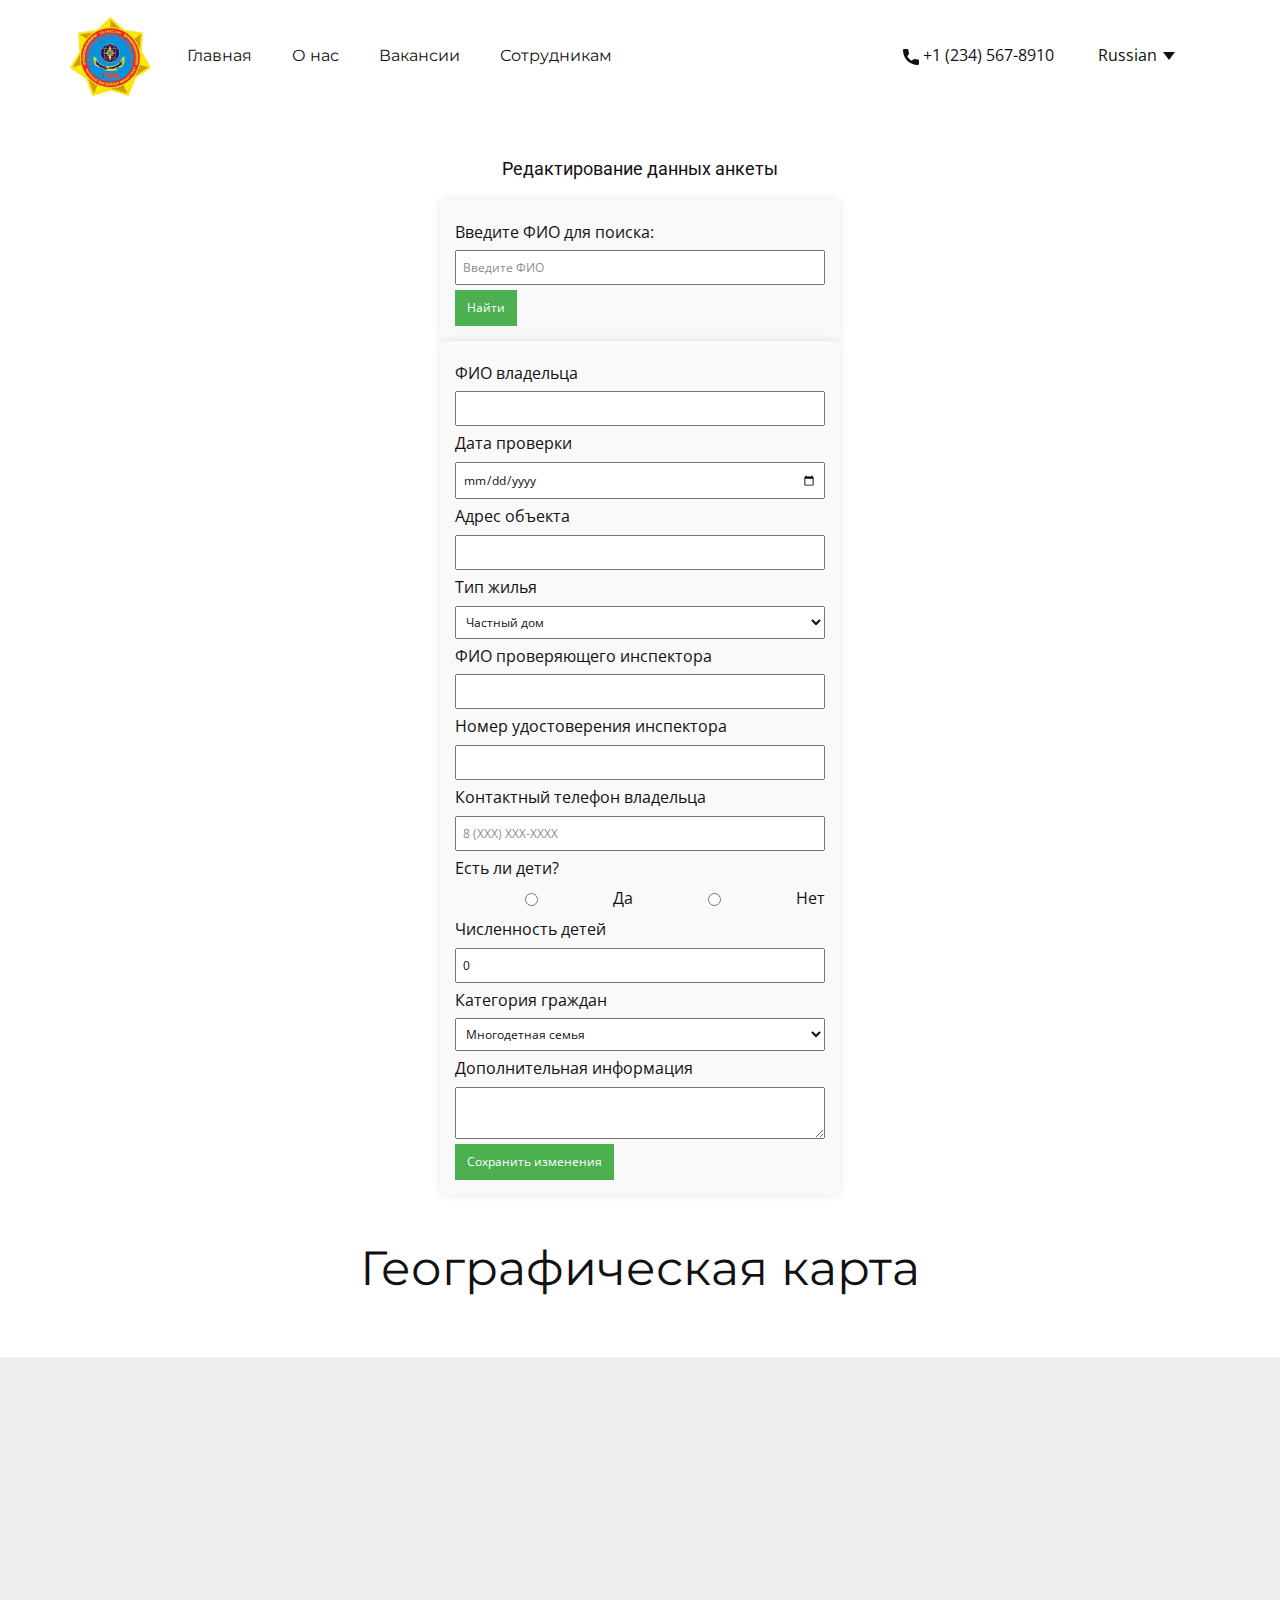
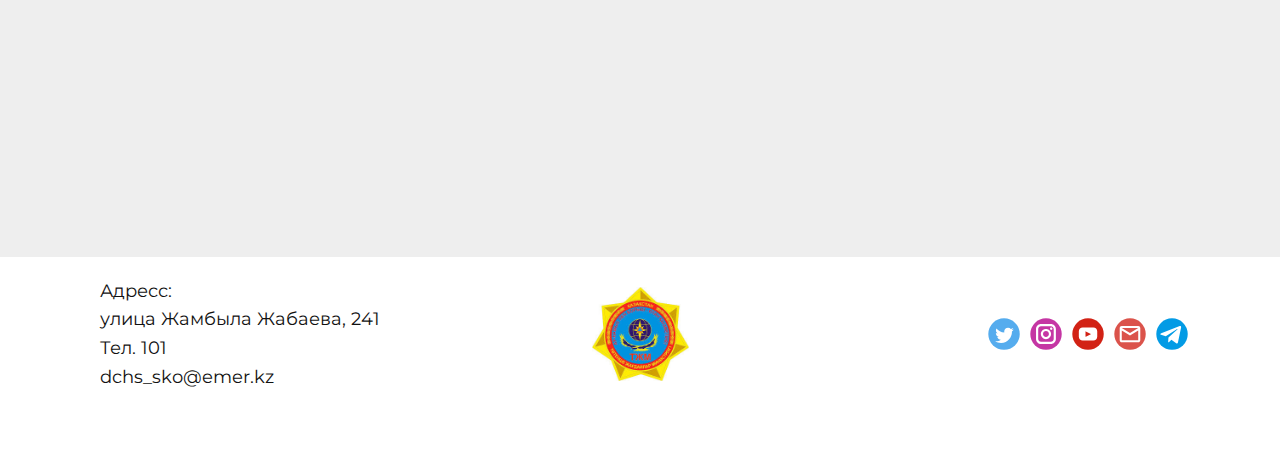
<file: client.html>
<!DOCTYPE html>
<html style="font-size: 16px;" lang="ru"><head>
    <meta name="viewport" content="width=device-width, initial-scale=1.0">
    <meta charset="utf-8">
    <meta name="keywords" content="Введите данные​">
    <meta name="description" content="">
    <title>employee</title>
    <link rel="stylesheet" href="nicepage.css" media="screen">
    <link rel="stylesheet" href="employee.css" media="screen">
    <!-- <script class="u-script" type="text/javascript" src="jquery-1.9.1.min.js" defer=""></script> -->
    <script class="u-script" type="text/javascript" src="nicepage.js" defer=""></script>
    <meta name="generator" content="Nicepage 7.5.1, nicepage.com">
    
    
    
    
    
    
    
    <link id="u-theme-google-font" rel="stylesheet" href="https://fonts.googleapis.com/css?family=Roboto:100,100i,300,300i,400,400i,500,500i,700,700i,900,900i|Open+Sans:300,300i,400,400i,500,500i,600,600i,700,700i,800,800i">
    <link id="u-page-google-font" rel="stylesheet" href="https://fonts.googleapis.com/css?family=Montserrat:100,100i,200,200i,300,300i,400,400i,500,500i,600,600i,700,700i,800,800i,900,900i">
    <script type="application/ld+json">{
		"@context": "http://schema.org",
		"@type": "Organization",
		"name": "WebSite6460430",
		"logo": "images/images.jpg",
		"sameAs": []
}</script>
    <meta name="theme-color" content="#478ac9">
    <meta property="og:title" content="employee">
    <meta property="og:description" content="">
    <meta property="og:type" content="website">
  <script>
    function gdprConfirmed() {
        return true;
    }
    function dynamicLoadScript() {
        var script = document.createElement('script');
        script.src = 'https://www.google.com/recaptcha/api.js?render=6LewiOQqAAAAACgLQUQCeltOTZVZTj4Qwg-SPRLJ';
        script.async = true;
        document.body.appendChild(script);
        script.onload = function() {
            let event = new CustomEvent("recaptchaLoaded");
            document.dispatchEvent(event);
        };
    }
    function showRecaptchaError(error) {
        error = error || '';
        var formError = document.querySelector('.u-form-send-error');

        if (formError) {
            formError.innerText = 'Неверный владелец сайта: ' + error.replace(/:[\s\S]*/, '');
            formError.style.display = 'block';
        }

        console.error('Error in grecaptcha: ', error);
    }
    document.addEventListener('DOMContentLoaded', function () {
        var confirmButton = document.querySelector('.u-cookies-consent .u-button-confirm');
        if (confirmButton) {
            confirmButton.onclick = dynamicLoadScript;
        }
    });
    </script>
    <script>
        document.addEventListener("DOMContentLoaded", function(){
            if (!gdprConfirmed()) {
                return;
            }
            dynamicLoadScript();
        });
    </script>
    <script>
        document.addEventListener("recaptchaLoaded", function() {
            if (!gdprConfirmed()) {
                return;
            }

            (function (grecaptcha, sitekey, actions) {
                var recaptcha = {
                    execute: function (action, submitFormCb) {
                        if (typeof grecaptcha === 'undefined' || typeof grecaptcha.execute !== 'function') {
                            showRecaptchaError('reCAPTCHA script failed to load.');
                            return;
                        }

                        grecaptcha.execute(sitekey, {action: action}).then((token) => {
                            if (!token) {
                                throw new Error('Empty token received from reCAPTCHA');
                            }

                            var forms = document.getElementsByTagName('form');

                            for (var i = 0; i < forms.length; i++) {
                                var response = forms[i].querySelector('[name="recaptchaResponse"]');

                                if (!response) {
                                    response = document.createElement('input');
                                    response.setAttribute('type', 'hidden');
                                    response.setAttribute('name', 'recaptchaResponse');
                                    forms[i].appendChild(response);
                                }

                                response.value = token;
                            }

                            submitFormCb();
                        }).catch((e) => {
                            showRecaptchaError(e.message);
                        });
                    },

                    executeContact: function (submitFormCb) {
                        recaptcha.execute(actions['contact'], submitFormCb);
                    }
                };

                window.recaptchaObject = recaptcha;
            })(
                grecaptcha,
                
                '6LewiOQqAAAAACgLQUQCeltOTZVZTj4Qwg-SPRLJ',
                {'contact': 'contact'}
            );
        });
    </script>
<meta data-intl-tel-input-cdn-path="intlTelInput/"></head>
  <body data-path-to-root="./" data-include-products="false" class="u-body u-xl-mode" data-lang="ru"><header class="u-clearfix u-header u-header" id="header"><div class="u-clearfix u-sheet u-sheet-1">
        <a href="#" class="u-image u-logo u-image-1" data-image-width="228" data-image-height="222">
          <img src="images/images.jpg" class="u-logo-image u-logo-image-1">
        </a>
        <nav class="u-menu u-menu-one-level u-offcanvas u-menu-1">
          <div class="menu-collapse u-custom-font u-font-montserrat">
            <a class="u-button-style u-hamburger-link u-nav-link" href="#">
              <svg class="u-svg-link" viewBox="0 0 24 24"><use xlink:href="#svg-1377"></use></svg>
              <svg class="u-svg-content" version="1.1" id="svg-1377" viewBox="0 0 16 16" x="0px" y="0px" xmlns:xlink="http://www.w3.org/1999/xlink" xmlns="http://www.w3.org/2000/svg"><g><rect y="1" width="16" height="2"></rect><rect y="7" width="16" height="2"></rect><rect y="13" width="16" height="2"></rect>
</g></svg>
            </a>
          </div>
          <div class="u-custom-menu u-nav-container">
            <ul class="u-custom-font u-font-montserrat u-nav u-unstyled u-nav-1"><li class="u-nav-item"><a class="u-button-style u-nav-link" href="index.html">Главная</a>
</li><li class="u-nav-item"><a class="u-button-style u-nav-link" href="About.html">О нас</a>
</li><li class="u-nav-item"><a class="u-button-style u-nav-link" href="Work.html">Вакансии</a>
</li><li class="u-nav-item"><a class="u-button-style u-dialog-link u-nav-link" href="#popup-1ae2">Сотрудникам</a>
</li></ul>
          </div>
          <div id="a0d2" role="region" aria-label="Панель меню" class="u-custom-menu u-nav-container-collapse">
            <div class="u-black u-container-style u-inner-container-layout u-opacity u-opacity-95 u-sidenav">
              <div class="u-inner-container-layout u-sidenav-overflow">
                <div class="u-menu-close" aria-label="Закрыть меню"></div>
                <ul class="u-align-center u-nav u-popupmenu-items u-unstyled u-nav-2"><li class="u-nav-item"><a class="u-button-style u-nav-link" href="./">Главная</a>
</li><li class="u-nav-item"><a class="u-button-style u-nav-link" href="About.html">О нас</a>
</li><li class="u-nav-item"><a class="u-button-style u-nav-link" href="Work.html">Вакансии</a>
</li><li class="u-nav-item"><a class="u-button-style u-dialog-link u-nav-link" href="#popup-1ae2">Сотрудникам</a>
</li></ul>
              </div>
            </div>
            <div class="u-black u-menu-overlay u-opacity u-opacity-70"></div>
          </div>
        </nav>
        <a href="" class="u-active-none u-btn u-btn-rectangle u-button-style u-hover-none u-none u-btn-1">
          <span class="u-icon"><svg class="u-svg-content" viewBox="0 0 405.333 405.333" x="0px" y="0px" style="width: 1em; height: 1em;"><path d="M373.333,266.88c-25.003,0-49.493-3.904-72.704-11.563c-11.328-3.904-24.192-0.896-31.637,6.699l-46.016,34.752    c-52.8-28.181-86.592-61.952-114.389-114.368l33.813-44.928c8.512-8.512,11.563-20.971,7.915-32.64    C142.592,81.472,138.667,56.96,138.667,32c0-17.643-14.357-32-32-32H32C14.357,0,0,14.357,0,32    c0,205.845,167.488,373.333,373.333,373.333c17.643,0,32-14.357,32-32V298.88C405.333,281.237,390.976,266.88,373.333,266.88z"></path></svg></span>&nbsp;+1 (234) 567-8910
        </a>
        <div class="u-h-spacing-12 u-language u-language-content-text u-language-layout-dropdown u-v-spacing-6 u-language-1">
          <a class="u-language-active u-language-url" data-lang-text="Russian" href="#" data-language="ru">
            <svg class="u-caret u-caret-svg" version="1.1" id="Layer_1" xmlns="http://www.w3.org/2000/svg" xmlns:xlink="http://www.w3.org/1999/xlink" x="0px" y="0px" width="16px" height="16px" viewBox="0 0 16 16" style="fill:currentColor;" xml:space="preserve"><polygon class="st0" points="8,12 2,4 14,4 "></polygon></svg>
            <span class="u-icon u-language-icon u-language-ru u-icon-2"><svg xmlns="http://www.w3.org/2000/svg" xmlns:xlink="http://www.w3.org/1999/xlink" version="1.1" xml:space="preserve" class="u-svg-content" viewBox="0 0 112 112" x="0px" y="0px" style="width: 1em; height: 1em;"><rect y="16" fill="#F4F4F4" width="112" height="26.7"></rect><rect y="42.7" fill="#323E95" width="112" height="26.7"></rect><rect y="69.3" fill="#D8001E" width="112" height="26.7"></rect></svg></span>
          </a>
          <div class="u-border-1 u-border-grey-15 u-h-spacing-12 u-language-dropdown u-v-spacing-6 u-white">
            <a class="u-language-dropdown-url u-language-url" data-lang-text="Russian" href="./employee.html" data-language="ru">
              <span class="u-icon u-language-icon u-language-ru u-icon-2"><svg xmlns="http://www.w3.org/2000/svg" xmlns:xlink="http://www.w3.org/1999/xlink" version="1.1" xml:space="preserve" class="u-svg-content" viewBox="0 0 112 112" x="0px" y="0px" style="width: 1em; height: 1em;"><rect y="16" fill="#F4F4F4" width="112" height="26.7"></rect><rect y="42.7" fill="#323E95" width="112" height="26.7"></rect><rect y="69.3" fill="#D8001E" width="112" height="26.7"></rect></svg></span>
            </a>
            <a class="u-language-dropdown-url u-language-url" data-lang-text="қазақ тілі" href="./employee.html" data-language="kk">
              <span class="u-icon u-language-icon u-language-kk u-icon-4"><svg xmlns="http://www.w3.org/2000/svg" xmlns:xlink="http://www.w3.org/1999/xlink" version="1.1" xml:space="preserve" class="u-svg-content" viewBox="0 0 112 112" x="0px" y="0px" style="width: 1em; height: 1em;"><rect y="16" fill="#4EAEC4" width="112" height="80"></rect><path fill="#F5C832" d="M13.9,39.9c0-0.7-0.1-1.1-0.4-1.7c0,0-2.5-5.2-3.5-7.2c-0.1-0.2-0.2-0.5-0.2-1c0-0.7,0.6-1.2,1.3-1.2
	c0.6,0,1.3,0.6,1.3,1.2c0,0.8-0.4,1.2-0.8,1.2c-0.5,0-0.8-0.2-0.8-0.6c0-0.3,0.1-0.4,0.3-0.4c0.4,0,0.3,0.6,0.3,0.6
	c0.2,0,0.4-0.3,0.3-0.6c0.2,0,0.3-0.1,0.4-0.3c-0.1-0.1-0.2-0.2-0.4-0.2c0.1-0.4,0-0.5-0.4-0.6c0.1,0.1,0.1,0.3,0.1,0.4
	c-0.5-0.1-1.2,0.1-1.2,0.9c0,0.8,0.6,1.5,1.6,1.3c-0.2,0.1-0.4,0.4-0.4,0.7c0.2-0.1,0.4-0.1,0.4-0.1c-0.1,0.2-0.3,0.4-0.3,0.8
	c0.2-0.1,0.4-0.3,0.6-0.2c-0.4,0.8,0.1,1.9,1.3,2.1c-0.4-0.5-0.7-1.1-0.7-1.7c0-1.9,0.5-2.2,0.5-3.5c0-0.5-0.3-1.1-0.8-1.5
	c0.4-0.1,0.6-0.3,0.7-0.5c-0.2-0.4-0.4-0.5-0.8-0.5c0.5-0.3,1-0.8,1-1.6c0-1.3-0.5-1.8-0.5-3.2c0-0.8,0.6-1.8,0.6-1.8
	c-1.2,0.1-1.7,1.2-1.4,2c-0.2,0-0.4,0-0.5-0.1c-0.1,0.2,0,0.5,0.2,0.8c-0.2,0.1-0.2,0-0.5,0c0,0.2,0.2,0.5,0.5,0.8
	c-1-0.3-1.7,0.4-1.7,1.2c0,0.6,0.4,1,0.8,1c0.1,0,0.3-0.1,0.4-0.1c0.1,0.2,0,0.4-0.1,0.5c0.3-0.1,0.5-0.2,0.4-0.6
	c0.2,0,0.4-0.1,0.5-0.2c-0.1-0.2-0.3-0.3-0.5-0.3c0.2-0.3,0-0.5-0.3-0.7c0,0,0.2,0.7-0.2,0.7c-0.2,0-0.4-0.1-0.4-0.3
	c0-0.3,0.2-0.6,0.7-0.6c0.5,0,0.9,0.3,0.9,1.1c0,0.7-0.6,1.1-1.4,1.1c-0.7,0-1.2-0.4-1.2-1.1c0-1,1.4-3.2,1.4-4c0-0.6-0.6-1-1.1-1
	c-0.3,0-0.7,0.2-0.9,0.3C8.9,21.2,8.6,21,8.2,21c-0.6,0-1.1,0.4-1.1,1c0,0.8,1.4,3,1.4,4c0,0.7-0.5,1.1-1.2,1.1
	c-0.8,0-1.4-0.4-1.4-1.1c0-0.8,0.4-1.1,0.9-1.1c0.5,0,0.7,0.3,0.7,0.6c0,0.3-0.2,0.3-0.4,0.3c-0.4,0-0.3-0.7-0.3-0.7
	c-0.3,0.1-0.4,0.3-0.3,0.7c-0.2,0-0.4,0.1-0.5,0.3c0.1,0.1,0.3,0.2,0.5,0.2c-0.1,0.4,0.1,0.5,0.3,0.6c-0.1-0.1-0.1-0.4,0-0.5
	c0.1,0.1,0.3,0.1,0.4,0.1c0.4,0,0.8-0.4,0.8-1c0-0.8-0.6-1.5-1.7-1.2C6.8,24,6.9,23.7,7,23.5c-0.2,0-0.3,0.1-0.5,0
	c0.2-0.2,0.3-0.5,0.2-0.8c-0.2,0.1-0.3,0.2-0.5,0.1c0.3-0.8-0.3-1.9-1.4-2c0,0,0.7,1,0.7,1.8c0,1.5-0.5,2-0.5,3.2
	c0,0.8,0.5,1.4,0.9,1.6c-0.4,0-0.6,0.1-0.8,0.5c0.1,0.2,0.4,0.4,0.7,0.5c-0.5,0.4-0.8,1-0.8,1.5c0,1.3,0.5,1.6,0.5,3.5
	c0,0.6-0.2,1.1-0.7,1.7C6,34.9,6.5,33.8,6.1,33c0.2-0.1,0.4,0.1,0.6,0.2c0-0.4-0.2-0.6-0.3-0.8c0,0,0.2,0,0.4,0.1
	c0-0.3-0.2-0.5-0.4-0.7c1.1,0.2,1.6-0.5,1.6-1.3c0-0.8-0.7-1-1.2-0.9c0-0.1,0-0.2,0-0.4c-0.3,0.1-0.4,0.2-0.3,0.6
	c-0.2,0-0.3,0.1-0.4,0.2c0.1,0.1,0.3,0.2,0.4,0.3c-0.1,0.3,0.1,0.5,0.3,0.6c0,0-0.1-0.6,0.3-0.6c0.2,0,0.3,0.1,0.3,0.4
	c0,0.4-0.2,0.6-0.7,0.6C6.4,31.2,6,30.8,6,30c0-0.6,0.7-1.2,1.3-1.2c0.7,0,1.3,0.5,1.3,1.2c0,0.4,0,0.7-0.2,1c-1,2-3.5,7.2-3.5,7.2
	c-0.3,0.6-0.4,1.1-0.4,1.7c0,1.1,0.7,2,2,2.1c-1.3,0.1-2,1-2,2.1c0,0.7,0.1,1.1,0.4,1.7c0,0,2.5,5.2,3.5,7.2c0.1,0.3,0.2,0.6,0.2,1
	c0,0.7-0.6,1.2-1.3,1.2C6.6,55.2,6,54.7,6,54c0-0.8,0.4-1.1,0.8-1.1c0.5,0,0.7,0.2,0.7,0.6c0,0.3-0.1,0.4-0.3,0.4
	c-0.4,0-0.3-0.6-0.3-0.6c-0.2,0.1-0.4,0.3-0.3,0.6c-0.2,0-0.3,0.1-0.4,0.3c0.1,0.1,0.3,0.2,0.4,0.2c-0.1,0.3,0,0.5,0.3,0.6
	c-0.1-0.1-0.1-0.2,0-0.4c0.5,0.1,1.2-0.1,1.2-0.9c0-0.8-0.6-1.5-1.6-1.3c0.3-0.1,0.4-0.4,0.4-0.7c-0.2,0.1-0.4,0.1-0.4,0.1
	c0.1-0.2,0.3-0.4,0.3-0.8c-0.2,0.1-0.4,0.3-0.6,0.2c0.4-0.8-0.1-1.9-1.3-2.1c0.5,0.5,0.7,1.1,0.7,1.7c0,1.9-0.5,2.2-0.5,3.4
	c0,0.5,0.3,1.1,0.8,1.5C5.4,55.6,5.2,55.8,5,56c0.1,0.3,0.4,0.4,0.7,0.5c-0.5,0.4-0.8,1-0.8,1.5c0,1.3,0.5,1.6,0.5,3.5
	c0,0.6-0.2,1.1-0.7,1.7C6,62.9,6.5,61.8,6.1,61c0.2-0.1,0.4,0.1,0.6,0.2c0-0.4-0.2-0.6-0.3-0.8c0,0,0.2,0,0.4,0.1
	c0-0.3-0.2-0.5-0.4-0.7c1.1,0.2,1.6-0.5,1.6-1.3c0-0.8-0.7-1-1.2-0.9c0-0.1,0-0.2,0-0.4c-0.3,0.1-0.4,0.3-0.3,0.6
	c-0.2,0-0.3,0.1-0.4,0.2c0.1,0.1,0.3,0.2,0.4,0.3c-0.1,0.3,0.1,0.5,0.3,0.6c0,0-0.1-0.6,0.3-0.6c0.2,0,0.3,0.1,0.3,0.4
	c0,0.4-0.2,0.6-0.7,0.6C6.4,59.2,6,58.8,6,58c0-0.6,0.7-1.2,1.3-1.2c0.7,0,1.3,0.6,1.3,1.2c0,0.4,0,0.7-0.2,1c-1,2-3.5,7.2-3.5,7.2
	c-0.3,0.7-0.4,1.1-0.4,1.7c0,1.1,0.7,2,2,2.1c-1.3,0.1-2,1-2,2.1c0,0.7,0.1,1.1,0.4,1.8c0,0,2.5,5.2,3.5,7.2c0.1,0.2,0.2,0.5,0.2,1
	c0,0.7-0.6,1.2-1.3,1.2C6.6,83.2,6,82.7,6,82c0-0.8,0.4-1.1,0.8-1.1c0.5,0,0.7,0.2,0.7,0.6c0,0.3-0.1,0.4-0.3,0.4
	c-0.4,0-0.3-0.6-0.3-0.6c-0.2,0-0.4,0.3-0.3,0.6c-0.2,0-0.3,0.1-0.4,0.3c0.1,0.1,0.3,0.2,0.4,0.2c-0.1,0.4,0,0.5,0.3,0.6
	c-0.1-0.1-0.1-0.2,0-0.4c0.5,0.1,1.2-0.1,1.2-0.9c0-0.8-0.6-1.5-1.6-1.3c0.3-0.1,0.4-0.4,0.4-0.6c-0.2,0.1-0.4,0.1-0.4,0.1
	c0.1-0.2,0.3-0.4,0.3-0.8c-0.2,0.1-0.4,0.3-0.6,0.2c0.4-0.8-0.1-1.9-1.3-2.1c0.5,0.5,0.7,1.1,0.7,1.7c0,1.9-0.5,2.2-0.5,3.4
	c0,0.5,0.3,1.1,0.8,1.5C5.4,83.6,5.2,83.8,5,84c0.3,0.3,0.4,0.4,0.8,0.5c-0.5,0.2-0.9,0.8-0.9,1.6c0,1.3,0.5,1.8,0.5,3.2
	c0,0.8-0.7,1.8-0.7,1.8c1.1-0.1,1.7-1.2,1.4-2c0.2,0,0.3,0,0.5,0.2c0.1-0.2-0.1-0.5-0.2-0.8c0.1-0.1,0.2,0,0.5,0
	c0-0.2-0.2-0.5-0.5-0.8c1,0.3,1.7-0.5,1.7-1.2c0-0.6-0.4-1-0.8-1c-0.1,0-0.3,0-0.4,0.1c-0.1-0.2,0-0.4,0-0.5
	c-0.3,0.1-0.5,0.2-0.3,0.6c-0.2,0-0.4,0.1-0.5,0.2c0.1,0.2,0.3,0.3,0.5,0.2c-0.2,0.3,0,0.5,0.3,0.7c0,0-0.2-0.7,0.3-0.7
	c0.2,0,0.4,0.1,0.4,0.4c0,0.2-0.2,0.6-0.7,0.6c-0.5,0-0.9-0.4-0.9-1.1c0-0.7,0.6-1.1,1.4-1.1c0.7,0,1.2,0.4,1.2,1.1
	c0,0.9-1.4,3.1-1.4,4c0,0.6,0.6,1,1.1,1c0.4,0,0.7-0.2,0.9-0.3c0.2,0.2,0.6,0.3,0.9,0.3c0.6,0,1.1-0.4,1.1-1c0-0.9-1.4-3-1.4-4
	c0-0.7,0.5-1.1,1.2-1.1c0.8,0,1.4,0.4,1.4,1.1c0,0.8-0.4,1.1-0.9,1.1c-0.5,0-0.7-0.3-0.7-0.6c0-0.3,0.2-0.4,0.4-0.4
	c0.4,0,0.2,0.7,0.2,0.7c0.3-0.1,0.4-0.3,0.3-0.7c0.2,0,0.4-0.1,0.5-0.2c-0.1-0.1-0.3-0.2-0.5-0.2c0.1-0.4-0.1-0.5-0.4-0.6
	c0.1,0.2,0.1,0.4,0.1,0.5c-0.1-0.1-0.3-0.1-0.4-0.1c-0.4,0-0.8,0.4-0.8,1c0,0.8,0.6,1.5,1.7,1.2c-0.3,0.3-0.5,0.5-0.5,0.8
	c0.2,0,0.3-0.1,0.5,0c-0.2,0.3-0.3,0.5-0.2,0.8c0.1-0.1,0.3-0.2,0.5-0.2c-0.3,0.8,0.2,1.9,1.4,2c0,0-0.6-1-0.6-1.8
	c0-1.4,0.5-1.9,0.5-3.2c0-0.8-0.5-1.4-1-1.6c0.4,0,0.6-0.1,0.8-0.5c-0.1-0.3-0.4-0.4-0.7-0.5c0.5-0.4,0.8-1,0.8-1.5
	c0-1.3-0.5-1.6-0.5-3.4c0-0.6,0.2-1.2,0.7-1.7c-1.2,0.3-1.7,1.3-1.3,2.1c-0.3,0.1-0.4-0.1-0.6-0.2c0,0.4,0.2,0.6,0.3,0.8
	c0,0-0.2,0-0.4-0.1c0,0.3,0.2,0.5,0.4,0.6c-1.1-0.2-1.6,0.5-1.6,1.3c0,0.8,0.7,1,1.2,0.9c0,0.1,0,0.2-0.1,0.4
	c0.3-0.1,0.5-0.2,0.4-0.6c0.2,0,0.3-0.1,0.4-0.2c-0.1-0.1-0.3-0.2-0.4-0.3c0.1-0.3-0.1-0.5-0.3-0.6c0,0,0.1,0.6-0.3,0.6
	c-0.2,0-0.3-0.1-0.3-0.4c0-0.4,0.2-0.6,0.8-0.6c0.4,0,0.8,0.4,0.8,1.1c0,0.7-0.7,1.2-1.3,1.2c-0.7,0-1.3-0.5-1.3-1.2
	c0-0.4,0-0.7,0.2-1c1-2,3.5-7.2,3.5-7.2c0.3-0.7,0.4-1.1,0.4-1.8c0-1.1-0.7-1.9-2-2.1c1.3-0.1,2-1,2-2.1c0-0.7-0.1-1.1-0.4-1.7
	c0,0-2.5-5.2-3.5-7.2c-0.1-0.3-0.2-0.5-0.2-1c0-0.6,0.6-1.2,1.3-1.2c0.6,0,1.3,0.6,1.3,1.2c0,0.8-0.4,1.2-0.8,1.2
	c-0.5,0-0.8-0.2-0.8-0.6c0-0.3,0.1-0.4,0.3-0.4c0.4,0,0.3,0.6,0.3,0.6c0.2-0.1,0.4-0.3,0.3-0.6c0.2,0,0.3-0.1,0.4-0.3
	c-0.1-0.1-0.2-0.2-0.4-0.2c0.1-0.3,0-0.5-0.4-0.6c0.1,0.1,0.1,0.3,0.1,0.4c-0.5-0.1-1.2,0.1-1.2,0.9c0,0.8,0.6,1.5,1.6,1.3
	c-0.2,0.1-0.4,0.4-0.4,0.7c0.2-0.1,0.4-0.1,0.4-0.1c-0.1,0.2-0.3,0.4-0.3,0.8c0.2-0.1,0.4-0.3,0.6-0.2c-0.4,0.8,0.1,1.9,1.3,2.1
	c-0.4-0.5-0.7-1.1-0.7-1.7c0-1.9,0.5-2.2,0.5-3.5c0-0.5-0.3-1.1-0.8-1.5c0.4-0.1,0.6-0.3,0.7-0.5c-0.1-0.2-0.4-0.4-0.7-0.5
	c0.5-0.4,0.8-1,0.8-1.5c0-1.3-0.5-1.6-0.5-3.4c0-0.6,0.2-1.1,0.7-1.7c-1.2,0.3-1.7,1.3-1.3,2.1c-0.3,0.1-0.4-0.1-0.6-0.2
	c0,0.4,0.2,0.6,0.3,0.8c0,0-0.2,0-0.4-0.1c0,0.3,0.2,0.5,0.4,0.7c-1.1-0.2-1.6,0.5-1.6,1.3c0,0.8,0.7,1.1,1.2,0.9
	c0,0.1,0,0.3-0.1,0.4c0.3-0.1,0.5-0.2,0.4-0.6c0.2,0,0.3-0.1,0.4-0.2c-0.1-0.1-0.3-0.2-0.4-0.3c0.1-0.3-0.1-0.5-0.3-0.6
	c0,0,0.1,0.6-0.3,0.6c-0.2,0-0.3-0.1-0.3-0.4c0-0.4,0.2-0.6,0.8-0.6c0.4,0,0.8,0.3,0.8,1.1c0,0.7-0.7,1.2-1.3,1.2
	c-0.7,0-1.3-0.5-1.3-1.2c0-0.4,0-0.7,0.2-1c1-2,3.5-7.2,3.5-7.2c0.3-0.6,0.4-1.1,0.4-1.7c0-1.1-0.7-2-2-2.1
	C13.2,41.9,13.9,41,13.9,39.9z M8.1,22c0.3-0.3,1,0.3,1,0.3s0.8-0.6,1-0.3c0.3,0.4-0.6,1.9-1,3.1C8.7,23.9,7.8,22.4,8.1,22z M7.7,28
	c0,0-0.1,0-0.2,0c0.7-0.2,1.3-0.4,1.6-1c0.3,0.5,0.9,0.8,1.6,1c-0.1,0-0.1,0-0.2,0c-0.8,0.1-1.3,0.7-1.4,0.9C9,28.7,8.5,28.1,7.7,28
	z M9.2,40.4c0.4,0.9,1.3,1.5,2.1,1.6c-0.9,0.1-1.8,0.6-2.1,1.6C8.8,42.6,7.9,42.1,7,42C7.9,41.9,8.8,41.4,9.2,40.4z M9.2,68.5
	c0.4,0.9,1.3,1.5,2.1,1.6c-0.9,0.1-1.8,0.6-2.1,1.6C8.8,70.6,7.9,70.1,7,70C7.9,69.9,8.8,69.4,9.2,68.5z M10.2,90
	c-0.3,0.3-1-0.3-1-0.3s-0.8,0.6-1,0.3c-0.3-0.4,0.6-1.9,1-3C9.6,88.1,10.5,89.6,10.2,90z M10.6,84c0,0,0.1,0,0.2,0
	c-0.7,0.2-1.3,0.4-1.6,1c-0.3-0.5-0.9-0.8-1.6-1c0,0,0.1,0,0.2,0c0.8-0.1,1.3-0.7,1.4-0.9C9.3,83.3,9.8,83.9,10.6,84z M13,72.2
	c0,0.4-0.1,0.7-0.3,1.1c-0.7,1.5-3,6.5-3.5,7.5c-0.5-1-2.8-6-3.6-7.5c-0.1-0.3-0.2-0.7-0.2-1.1c0-1,0.9-1.3,1.4-1.3
	c0.6,0,1.2,0.4,1.2,1c0,0.3-0.2,0.6-0.5,0.6c-0.7,0-0.6-0.6-0.5-0.9c-0.4,0.2-0.7,0.5-0.6,0.9c-0.2,0-0.5,0.2-0.7,0.4
	c0.2,0.2,0.4,0.4,0.7,0.4C6.2,73.7,6.6,74,7,74.1c-0.1-0.4-0.2-0.8,0.5-0.8c0.5,0,0.9-0.1,1.1-0.4c0,0.4,0.1,2.1,0.1,2.1
	c0,0.6-0.9,0.6-1.4,0.4c0.2,0.7,0.6,1.1,1.7,1c-0.2,0.1-0.5,0.3-0.5,0.8c0,0.6,0.5,1.3,0.8,1.5c0.3-0.2,0.8-0.9,0.8-1.5
	c0-0.4-0.3-0.7-0.5-0.8c1,0.1,1.4-0.3,1.6-1c-0.6,0.2-1.4,0.2-1.4-0.4c0,0,0-1.7,0.1-2.1c0.2,0.3,0.6,0.4,1.1,0.4
	c0.7,0,0.6,0.5,0.5,0.8c0.4-0.1,0.7-0.3,0.6-0.9c0.3,0,0.5-0.2,0.7-0.4c-0.2-0.2-0.4-0.4-0.7-0.4c0.1-0.4-0.2-0.7-0.6-0.9
	c0.1,0.4,0.2,0.9-0.5,0.9c-0.3,0-0.5-0.2-0.5-0.6c0-0.6,0.6-1,1.2-1C12.1,70.9,13,71.2,13,72.2z M12.7,66.8c0.2,0.3,0.3,0.7,0.3,1.1
	c0,1-0.9,1.3-1.4,1.3c-0.6,0-1.2-0.4-1.2-1c0-0.4,0.2-0.6,0.5-0.6c0.7,0,0.6,0.6,0.5,0.9c0.4-0.2,0.7-0.5,0.6-0.9
	c0.2,0,0.5-0.1,0.7-0.4c-0.2-0.2-0.4-0.4-0.7-0.4c0.1-0.6-0.2-0.8-0.6-0.9c0.1,0.4,0.2,0.9-0.5,0.9c-0.5,0-0.9,0.1-1.1,0.4
	c0-0.4-0.1-2.1-0.1-2.1c0-0.6,0.9-0.6,1.4-0.4c-0.2-0.7-0.6-1.1-1.6-1c0.2-0.1,0.5-0.3,0.5-0.8c0-0.6-0.5-1.3-0.8-1.5
	c-0.3,0.2-0.8,0.9-0.8,1.5c0,0.4,0.3,0.7,0.5,0.8c-1-0.1-1.5,0.3-1.7,1c0.6-0.2,1.5-0.2,1.4,0.4c0,0,0,1.7-0.1,2.1
	c-0.2-0.3-0.6-0.4-1.1-0.4c-0.7,0-0.6-0.4-0.5-0.9c-0.4,0.1-0.7,0.4-0.6,0.9c-0.3,0-0.5,0.1-0.7,0.4c0.2,0.2,0.4,0.3,0.7,0.4
	c-0.1,0.4,0.2,0.7,0.6,0.9c-0.1-0.4-0.2-0.9,0.5-0.9c0.3,0,0.5,0.2,0.5,0.6c0,0.6-0.6,1-1.2,1c-0.5,0-1.4-0.3-1.4-1.3
	c0-0.4,0.1-0.7,0.2-1.1c0.7-1.5,3-6.5,3.6-7.5C9.7,60.3,12,65.2,12.7,66.8z M10.6,56c0,0,0.1,0,0.1,0C10.7,56,10.6,56,10.6,56
	c-0.8,0.2-1.3,0.7-1.4,1C9,56.7,8.5,56.1,7.7,56c0,0-0.1,0-0.1,0c0,0,0.1,0,0.1,0C8.5,55.9,9,55.3,9.2,55C9.3,55.3,9.8,55.9,10.6,56
	z M13,44.2c0,0.4-0.1,0.7-0.3,1.1c-0.7,1.5-3,6.5-3.5,7.5c-0.5-1-2.8-6-3.6-7.5c-0.1-0.3-0.2-0.7-0.2-1.1c0-0.9,0.9-1.3,1.4-1.3
	c0.6,0,1.2,0.4,1.2,1c0,0.4-0.2,0.6-0.5,0.6c-0.7,0-0.6-0.6-0.5-0.9c-0.4,0.2-0.7,0.5-0.6,0.9c-0.2,0-0.5,0.2-0.7,0.4
	c0.2,0.2,0.4,0.3,0.7,0.4C6.2,45.7,6.6,46,7,46.1c-0.1-0.4-0.2-0.8,0.5-0.8c0.5,0,0.9-0.1,1.1-0.4c0,0.4,0.1,2.1,0.1,2.1
	c0,0.7-0.9,0.6-1.4,0.4c0.2,0.8,0.6,1.1,1.7,1c-0.2,0.1-0.5,0.3-0.5,0.8c0,0.6,0.5,1.3,0.8,1.5c0.3-0.2,0.8-0.9,0.8-1.5
	c0-0.4-0.3-0.7-0.5-0.8c1,0.1,1.4-0.3,1.6-1c-0.6,0.2-1.4,0.2-1.4-0.4c0,0,0-1.7,0.1-2.1c0.2,0.3,0.6,0.4,1.1,0.4
	c0.7,0,0.6,0.4,0.5,0.8c0.4-0.1,0.7-0.4,0.6-0.9c0.3,0,0.5-0.2,0.7-0.4c-0.2-0.2-0.4-0.4-0.7-0.4c0.1-0.3-0.2-0.7-0.6-0.9
	c0.1,0.4,0.2,0.9-0.5,0.9c-0.3,0-0.5-0.2-0.5-0.6c0-0.6,0.6-1,1.2-1C12.1,42.9,13,43.2,13,44.2z M11.6,41.1c-0.6,0-1.2-0.5-1.2-1
	c0-0.4,0.2-0.6,0.5-0.6c0.7,0,0.6,0.6,0.5,0.9c0.4-0.2,0.7-0.5,0.6-0.9c0.2,0,0.5-0.1,0.7-0.4c-0.2-0.2-0.4-0.4-0.7-0.4
	c0.1-0.5-0.2-0.8-0.6-0.9c0.1,0.4,0.2,0.8-0.5,0.8c-0.5,0-0.9,0.1-1.1,0.4c0-0.4-0.1-2.1-0.1-2.1c0-0.6,0.9-0.6,1.4-0.4
	c-0.2-0.7-0.6-1.1-1.6-1c0.2-0.1,0.5-0.3,0.5-0.8c0-0.6-0.5-1.3-0.8-1.5c-0.3,0.2-0.8,0.9-0.8,1.5c0,0.4,0.3,0.7,0.5,0.8
	c-1-0.1-1.5,0.3-1.7,1c0.6-0.2,1.5-0.2,1.4,0.4c0,0,0,1.7-0.1,2.1c-0.2-0.3-0.6-0.4-1.1-0.4c-0.7,0-0.6-0.5-0.5-0.8
	c-0.4,0.1-0.7,0.4-0.6,0.9c-0.3,0-0.5,0.2-0.7,0.4c0.2,0.2,0.4,0.4,0.7,0.4c-0.1,0.3,0.2,0.7,0.6,0.9c-0.1-0.4-0.2-0.9,0.5-0.9
	c0.3,0,0.5,0.2,0.5,0.6c0,0.5-0.6,1-1.2,1c-0.5,0-1.4-0.4-1.4-1.3c0-0.4,0.1-0.7,0.2-1.1c0.7-1.5,3-6.5,3.6-7.5c0.5,1,2.8,6,3.5,7.5
	c0.2,0.3,0.3,0.7,0.3,1.1C13,40.8,12.1,41.1,11.6,41.1z M53,72.2c-0.1,0.3-0.8,0.6-1.9,0.6c-0.6,0-1.2-0.1-1.8-0.2
	c-2.5-0.5-4.3-1.4-5.7-2.1C43.1,70.3,43,70.1,43,70c0-0.1,0.2-0.2,0.4-0.2c0.1,0,0.2,0,0.2-0.1c-0.2-0.1-0.6-0.1-1-0.2
	c-0.6-0.1-1.2-0.2-1.2-0.4l0,0l0.1-0.2c0.1-0.2,0.4-0.2,0.6-0.2c0.1,0,0.3-0.1,0.3-0.1c0,0-0.3-0.1-0.6-0.2
	c-0.6-0.1-1.2-0.3-1.3-0.7c0.1-0.2,0.4-0.3,0.8-0.3c0.2,0,0.6,0,0.6-0.1c-0.1-0.2-0.5-0.2-0.9-0.3c-0.7-0.1-1.5-0.3-1.6-0.8
	c0.2-0.4,0.6-0.3,1.1-0.2c0.2,0,0.4,0,0.5,0c0-0.2-0.1-0.3-0.4-0.4c-0.2-0.1-0.5-0.2-0.9-0.4c-0.9-0.5-2.6-1.8-2.5-2.5
	c0-0.1,0.1-0.2,0.3-0.2c0.4,0,1.1,0.4,1.7,0.7c0.3,0.1,0.6,0.3,0.7,0.3c0,0,0,0,0,0c-0.2-0.1-0.3-0.2-0.6-0.4
	c-2-1.8-4.1-3.7-3.6-4.4c0.4-0.1,1,0.5,2,1.3c0.7,0.6,1.6,1.5,1.9,1.5c0-0.1-0.3-0.5-0.6-1c-1.3-1.8-3.9-5.6-3.1-7
	c0.3-0.1,0.7,0.5,1.6,2.1c0.7,1.3,1.9,3.2,2.2,3.2c0-0.1-0.3-1-0.6-1.8c-1-2.5-1.7-4.7-1.4-5.2c0,0,0.1,0,0.1,0c0.1,0,0.1,0,0.2,0.2
	c0,0,0,0,0,0.1c0,0,0,0,0,0c0.4,0.5,0.9,1.6,1.7,3.4c0.2,0.5,0.4,1,0.5,1.2c-0.1-0.2-0.1-0.6-0.1-0.9c-0.1-0.9-0.1-1.9-0.1-2.5
	c0-0.2,0.2-0.3,0.4-0.3c0.1,0,0.2,0,0.2,0c0.7,8.5,7.9,17.2,18.9,17.2c0.1,0,0.2,0.2,0.2,0.3v0l-0.1,0.2l-0.1-0.1l-0.1,0
	C58.9,71.4,58.1,72,58,72c-0.1-0.1-0.5-0.8-1.8-1.1c-1.5-0.3-2.5-0.4-3.1-0.4h-0.5c-0.2,0-0.3,0-0.4-0.1l-0.8-0.7
	c-0.9-0.8-1.5-1.3-2.6-2c-0.6-0.4-1-0.4-1.2-0.4h-0.3c-0.2,0-0.3,0-0.6-0.2c-0.7-0.6-1.2-1.4-1.7-2.2c-0.4-0.7-0.8-1.3-1.4-2
	c-1.3-1.5-2.3-2.1-2.4-2.1l0,0l0,0.2c-0.1,0-0.4,0-0.6,0c-0.1,0-0.2,0-0.2,0c0.1,0.9,0.4,1.1,0.6,1.3c0.1,0.1,0.3,0.2,0.2,0.4
	c0,0.2-0.3,0.2-0.4,0.2h-0.3c-0.2,0-0.2,0-0.2,0c0.2,0.6,0.8,0.9,1.2,1.2c0.3,0.2,0.5,0.3,0.6,0.4l0,0l0,0.2c0,0.1-0.1,0.1-0.2,0.1
	l-0.4,0c0,0.4,0.7,0.7,1.3,0.9c0.3,0.1,0.5,0.2,0.7,0.3c0.1,0,0.2,0.1,0.2,0.2c0,0.1-0.2,0.1-0.3,0.2c-0.1,0-0.2,0.1-0.3,0.1
	c0,0.1,0.3,0.2,0.4,0.3c0.3,0.1,0.4,0.3,0.4,0.4c0,0.2-0.2,0.2-0.4,0.3c-0.1,0-0.3,0.1-0.3,0.1c0.1,0.2,0.6,0.4,0.9,0.5
	c0.5,0.2,0.7,0.3,0.7,0.4c0,0.1-0.1,0.2-0.3,0.3c-0.1,0-0.2,0.1-0.2,0.1c0.2,0.3,0.6,0.3,0.9,0.3c0.3,0,0.6,0,0.7,0.2l0,0.2
	c0,0.2-0.3,0.3-0.5,0.4c-0.1,0.1-0.2,0.2-0.3,0.2c0.8,0.5,3.1,1.6,4.8,1.9c0.6,0.1,1.1,0.2,1.7,0.2c0.2,0,0.4,0,0.6,0l0.3,0
	C52.9,72.2,53,72.2,53,72.2z M73.6,74.1c0,0.4-0.1,0.8-0.3,1c-0.5,0.5-1.3,0.6-1.9,0.6c-0.3,0-0.6,0-0.6,0c0.1,0.1,0.2,0.8-0.3,1
	c-0.6,0.3-1.7,0-1.8-0.1c0,0.1-0.2,0.6-0.6,0.7c-0.4,0.1-0.8-0.2-0.9-0.2c0,0.1-0.4,0.5-0.9,0.7c-0.4,0.1-1-0.1-1.1-0.1
	c0,0-0.5,0.5-0.9,0.6c0,0,0,0,0,0c-0.5,0-0.8-0.3-0.8-0.4c0,0.1-0.6,0.6-1.1,0.6h0c-0.4,0-0.6-0.4-0.6-0.6c0,0.1-0.4,0.3-0.8,0.4
	c-0.6,0-1.1-0.2-1.1-0.2c0,0-0.6,0.2-1,0.2c-0.4,0-0.6-0.2-0.6-0.4c0,0,0,0,0,0c-0.1,0.1-0.5,0.4-0.9,0.4c-0.4,0-0.6-0.1-0.7-0.3
	c-0.1-0.1-0.1-0.2-0.1-0.4c0.1-0.2,0.2-0.4,0.5-0.5c0.1-0.1,0.2-0.2,0.4-0.3c0.5-0.4,1-0.8,1-0.8c0.6,0,1.2,0.1,1.7,0.1
	c1.7,0,3.2-0.3,4.5-1l1.1,0c0-0.2,0-0.4,0.2-0.4c0.3-0.1,0.5-0.5,0.5-0.8c0,0,0-0.1,0-0.2c0.1-0.1,0.1-0.1,0.3-0.1
	c1.3,0.2,3.2,0.3,4.7,0.4C73.5,73.9,73.6,73.9,73.6,74.1z M79.6,63.9c0.2,0.1,0.7-0.1,1.1-0.4c0.8-0.5,1.5-0.8,1.6-0.4
	c0.1,0.5-0.7,1.3-2.3,2.4c-0.3,0.2-0.6,0.3-0.8,0.4c-0.2,0.1-0.3,0.2-0.4,0.2c0.2,0,0.3,0,0.4,0c0.3,0,0.6,0,0.8,0.1l0.1,0.2
	c0,0.5-0.7,0.7-1.3,0.9c-0.3,0.1-0.7,0.2-0.8,0.4c0,0.1,0.2,0.1,0.4,0.1c0.2,0,0.5,0,0.5,0.2c-0.1,0.5-0.9,0.7-1.5,0.8
	c-0.3,0.1-0.7,0.1-0.7,0.2c0,0,0.2,0.1,0.3,0.1c0.3,0,0.7,0.1,0.6,0.5c0,0.3-0.6,0.3-1.3,0.4c-0.4,0-0.9,0.1-1.1,0.2
	c0,0,0.2,0.1,0.3,0.1c0.3,0.1,0.6,0.2,0.6,0.4c0,0.1-0.1,0.3-0.9,0.5c-1.8,0.6-2.5,0.7-3.6,0.9c-2.1,0.3-3.1,0.4-3.5,0.4
	c-0.5,0-0.6-0.1-0.6-0.1c0.1-0.2,0.4-0.3,1.6-0.5c0.3,0,0.6-0.1,0.7-0.1c0.2,0,0.4-0.1,0.6-0.1c0.5-0.1,0.9-0.2,1.1-0.3
	c0.5-0.3,1-0.6,1.7-0.8c0.1-0.1,0-0.2,0-0.3c-0.1-0.1-0.2-0.3-0.2-0.4c0.1-0.2,0.1-0.2,0.3-0.2l0.2,0.1v-0.1c0.1,0,0.2,0,0.3-0.2
	c0.1-0.1,0.1-0.3,0-0.4c0-0.1,0-0.2,0-0.2c0-0.2,0.2-0.2,0.6-0.3c0.3,0,0.7-0.1,0.8-0.3c-0.1-0.1-0.2-0.2-0.2-0.3
	c0-0.1,0.2-0.2,0.7-0.5c0.2-0.1,0.6-0.3,0.7-0.4c0,0-0.1-0.1-0.2-0.1c-0.1,0-0.2-0.1-0.2-0.2v0l0.1-0.1c0.1-0.1,0.3-0.2,0.6-0.3
	c0.5-0.3,1.2-0.6,1.4-0.9c-0.1-0.1-0.2-0.1-0.3,0c-0.1,0-0.2,0-0.2,0l-0.2-0.1c0-0.1,0-0.1,0.1-0.2c0.1-0.1,0.2-0.2,0.3-0.3
	c0.3-0.3,0.7-0.6,0.9-1.1c-0.1,0-0.2,0-0.3,0c-0.4,0.1-0.6,0-0.6-0.1c0-0.3,0.1-0.6,0.3-0.9c0.2-0.3,0.3-0.7,0.3-1
	c-0.2-0.1-0.4,0.1-0.6,0.2l-0.3-0.4c0,0-0.8,0.2-2,1.7c-0.6,0.7-1,1.4-1.4,2c-0.5,0.8-0.9,1.6-1.7,2.2c-0.3,0.1-0.6,0.2-0.9,0.3
	c-1.3,0.5-2.8,1-4.6,3c-0.1,0.1-0.3,0.1-0.7,0.1c-0.6,0-1.6,0.1-3.3,0.4c-1.5,0.3-2.3,0.6-2.3,0.6c0,0-3.2,1.4-4.3,2.3
	c0.3,0,0.6-0.1,0.8-0.2l0.8,0c0,0,0,0.1-0.1,0.1h0.1c0,0-0.1,0.1-0.2,0.2c-0.3,0.4-0.6,0.8-0.6,0.9l0.1,0.2v-0.1
	c1.4,0.1,3.4,0,4.9,0.1l0.3,0c0.3,0,0.7-0.1,0.8,0.2c-0.3,0.4-1,0.5-1.4,0.5c-2.1,0.1-7,0.1-7.1,0.1c0,0-0.3,0.2-0.5,0.3
	c-0.2,0-0.2-0.1-0.3-0.2c-0.2,0-0.3,0.1-0.3,0.3c-0.1,0.2-0.1,0.3-0.2,0.3h-0.1c-0.2,0-0.2-0.3-0.3-0.4c-0.1-0.2-0.1-0.5,0-0.7
	c0.3-0.6,1-1.3,1.9-1.8c0.5-0.3,1-0.4,1.5-0.6c0.4-0.1,0.8-0.3,1.1-0.4c0.6-0.4,1.1-0.7,1.6-1c0.9-0.6,1.6-1.1,2.9-1.3
	c7.5-1.1,16-8.2,16.5-17.1c0.1-0.2,0.6-0.1,0.6,0.2c0.1,0.5,0,1.6,0,2.5c0,0.5-0.1,1.1,0,1.2c0,0,0,0,0,0c0-0.2,0.6-1.4,1.1-2.5
	l0.2-0.4c0.7-1.5,1-2.3,1.4-2.3h0l0.1,0.1c0.4,0.5-0.7,3-1.9,6c-0.4,1-0.8,1.9-0.8,2c0.4,0,1.7-2.2,2.7-3.8c1.2-1.9,1.6-2.6,1.8-2.6
	c0,0,0,0.1,0,0.1c0,0,0,0,0,0c0,0,0,0,0,0c0,0.1,0.1,0.2,0.1,0.3c0,0.1,0,0.1,0,0.2c0,0.1,0,0.2,0,0.4c0,0,0,0,0,0
	c-0.2,1.8-2.4,4.6-3.5,6.1c-0.3,0.4-0.6,0.8-0.7,0.9c0.2,0,0.9-0.6,1.5-1.1c0.8-0.8,1.7-1.5,2.1-1.5h0l0.2,0.1c0.5,0.6-1.2,2.3-3,4
	C80.1,63.4,79.6,63.9,79.6,63.9z M61.4,37.2c0.1-0.6,1.5-3.3,1.5-3.3s0.3,3,0.1,3.7c-0.1,0.4-0.4,0.8-1,0.7
	C61.5,38.1,61.3,37.7,61.4,37.2z M63.8,37.8c0.2-0.6,2.1-3,2.1-3s-0.3,3-0.6,3.6c-0.2,0.4-0.5,0.7-1.1,0.5
	C63.7,38.7,63.7,38.2,63.8,37.8z M66.1,38.8c0.4-0.5,2.7-2.5,2.7-2.5s-0.9,2.9-1.3,3.4c-0.3,0.4-0.7,0.6-1.2,0.3
	C65.8,39.7,65.8,39.2,66.1,38.8z M68.1,40.3c0.4-0.4,3.1-1.9,3.1-1.9s-1.5,2.7-1.9,3.1c-0.3,0.3-0.8,0.5-1.2,0
	C67.6,41,67.8,40.6,68.1,40.3z M69.8,42.1c0.5-0.3,3.4-1.3,3.4-1.3s-2,2.3-2.5,2.7c-0.4,0.3-0.8,0.3-1.2-0.2
	C69.2,42.7,69.4,42.3,69.8,42.1z M71.1,44.2c0.6-0.2,3.6-0.6,3.6-0.6s-2.4,1.9-3,2.1c-0.4,0.2-0.9,0.1-1.1-0.5
	C70.4,44.7,70.7,44.3,71.1,44.2z M75.6,46.6c0,0-2.7,1.4-3.3,1.5c-0.5,0.1-0.9-0.1-1-0.7c-0.1-0.6,0.2-0.9,0.7-1
	C72.6,46.4,75.6,46.6,75.6,46.6z M75.9,49.8c0,0-2.9,0.8-3.5,0.8c-0.5,0-0.8-0.2-0.9-0.8c0-0.6,0.4-0.8,0.9-0.8
	C73,48.9,75.9,49.8,75.9,49.8z M75.6,52.9c0,0-3,0.3-3.6,0.1c-0.5-0.1-0.8-0.4-0.7-1c0.1-0.6,0.5-0.8,1-0.7
	C72.9,51.5,75.6,52.9,75.6,52.9z M74.7,56c0,0-3-0.3-3.6-0.6c-0.4-0.2-0.7-0.5-0.5-1.1c0.2-0.6,0.7-0.6,1.1-0.5
	C72.3,54.1,74.7,56,74.7,56z M73.2,58.8c0,0-2.9-0.9-3.4-1.3c-0.4-0.3-0.6-0.7-0.2-1.2c0.3-0.5,0.8-0.5,1.2-0.2
	C71.2,56.4,73.2,58.8,73.2,58.8z M71.2,61.2c0,0-2.7-1.5-3.1-1.9c-0.3-0.3-0.4-0.8,0-1.2c0.4-0.4,0.9-0.3,1.2,0
	C69.7,58.5,71.2,61.2,71.2,61.2z M66.1,60.7c-0.2-0.4-0.3-0.8,0.2-1.2c0.5-0.3,0.9-0.1,1.2,0.3c0.3,0.5,1.3,3.4,1.3,3.4
	S66.4,61.3,66.1,60.7z M63.8,61.7c-0.2-0.4-0.1-0.8,0.5-1.1c0.6-0.2,0.9,0,1.1,0.5c0.2,0.6,0.6,3.6,0.6,3.6S64,62.3,63.8,61.7z
	 M50.8,63.2c0,0,0.9-2.9,1.3-3.4c0.3-0.4,0.7-0.6,1.2-0.3c0.5,0.4,0.5,0.8,0.2,1.2C53.1,61.3,50.8,63.2,50.8,63.2z M51.4,59.3
	c-0.4,0.4-3.1,1.9-3.1,1.9s1.5-2.7,1.9-3.1c0.3-0.3,0.8-0.4,1.2,0C51.9,58.5,51.8,59,51.4,59.3z M49.8,57.5
	c-0.5,0.3-3.4,1.3-3.4,1.3s2-2.3,2.5-2.7c0.4-0.2,0.8-0.3,1.2,0.2C50.3,56.8,50.1,57.2,49.8,57.5z M48.4,55.4
	c-0.6,0.3-3.6,0.6-3.6,0.6s2.4-1.9,3-2.1c0.4-0.2,0.9-0.1,1.1,0.5C49.1,54.9,48.9,55.2,48.4,55.4z M47.6,53.1
	c-0.6,0.1-3.6-0.1-3.6-0.1s2.7-1.4,3.3-1.5c0.5-0.1,0.9,0,1,0.7C48.4,52.7,48,53,47.6,53.1z M47.2,50.6c-0.6,0-3.6-0.8-3.6-0.8
	s2.9-0.8,3.6-0.8c0.5,0,0.8,0.2,0.8,0.8C48,50.4,47.6,50.6,47.2,50.6z M47.2,48.1c-0.6-0.1-3.3-1.5-3.3-1.5s3-0.3,3.6-0.1
	c0.4,0.1,0.8,0.4,0.7,1C48.1,48.1,47.7,48.2,47.2,48.1z M47.8,45.7c-0.6-0.2-3-2.1-3-2.1s3,0.4,3.6,0.6c0.4,0.2,0.7,0.5,0.5,1.1
	C48.7,45.8,48.2,45.9,47.8,45.7z M46.3,40.8c0,0,2.9,0.9,3.4,1.3c0.4,0.3,0.6,0.7,0.2,1.2c-0.3,0.5-0.8,0.5-1.2,0.2
	C48.3,43.1,46.3,40.8,46.3,40.8z M50.3,41.4c-0.4-0.4-1.9-3.1-1.9-3.1s2.7,1.5,3.1,1.9c0.3,0.3,0.4,0.8,0,1.2
	C51,41.9,50.6,41.8,50.3,41.4z M59.8,60.2c-5.7,0-10.4-4.6-10.4-10.4c0-5.7,4.6-10.3,10.4-10.3c5.7,0,10.3,4.6,10.3,10.3
	C70.1,55.5,65.5,60.2,59.8,60.2z M58.9,37.2c0-0.6,0.8-3.5,0.8-3.5s0.9,2.9,0.9,3.5c0,0.5-0.2,0.8-0.9,0.9
	C59.2,38,58.9,37.6,58.9,37.2z M63.1,62c0.1,0.6-0.1,3.6-0.1,3.6s-1.4-2.7-1.5-3.3c-0.1-0.5,0.1-0.9,0.7-1
	C62.7,61.2,63,61.5,63.1,62z M59.8,61.5c0.6,0,0.9,0.4,0.9,0.9c0,0.6-0.9,3.5-0.9,3.5s-0.8-2.9-0.8-3.5
	C58.9,61.9,59.2,61.5,59.8,61.5z M57.5,61.3c0.6,0.1,0.8,0.6,0.7,1c-0.1,0.6-1.5,3.3-1.5,3.3s-0.3-3-0.1-3.6
	C56.6,61.5,56.9,61.2,57.5,61.3z M55.7,61.7c-0.2,0.6-2.1,3-2.1,3s0.3-3,0.6-3.6c0.2-0.4,0.5-0.7,1.1-0.5
	C55.8,60.9,55.9,61.3,55.7,61.7z M52.1,39.8c-0.3-0.5-1.3-3.4-1.3-3.4s2.3,2,2.7,2.5c0.3,0.4,0.3,0.8-0.2,1.2
	C52.7,40.3,52.3,40.1,52.1,39.8z M54.2,38.4c-0.2-0.6-0.6-3.6-0.6-3.6s1.9,2.4,2.1,3c0.2,0.4,0.1,0.9-0.5,1.1
	C54.7,39.1,54.3,38.9,54.2,38.4z M56.5,37.6c-0.1-0.6,0.1-3.7,0.1-3.7s1.4,2.7,1.5,3.3c0.1,0.5-0.1,0.9-0.7,1
	C56.9,38.4,56.6,38,56.5,37.6z"></path></svg></span>
            </a>
            <a class="u-language-dropdown-url u-language-url" data-lang-text="English" href="./employee.html" data-language="en">
              <span class="u-icon u-language-en u-language-icon u-icon-5"><svg xmlns="http://www.w3.org/2000/svg" xmlns:xlink="http://www.w3.org/1999/xlink" version="1.1" xml:space="preserve" class="u-svg-content" viewBox="0 0 112 112" x="0px" y="0px" style="width: 1em; height: 1em;"><rect y="16" fill="#19237F" width="112" height="80"></rect><path fill="#EDEDED" d="M47.8,16h3.5v33.7H0v-4.8h27.5L0,25.9v-3.8l33.2,22.8h7.7L0,16.8V16h8.8l39,26.9V16z M75,44.9h-7.7L109.4,16
	h-5.1L65.1,42.9V16h-3.4v33.7H112v-4.8H85.4L112,26.6v-7L75,44.9z M61.7,96h3.4V70.7l37,25.3h9.9v-0.8L73.2,68.7H81l31,21.2v-3.1
	L85.4,68.7H112v-4.8H61.7V96z M0,68.7h27.5L0,87.7v7.8l39.1-26.8h7.8L7.1,96H11l36.8-25.3V96h3.5V63.9H0V68.7z"></path><path fill="#BD0034" d="M112,16v3.6L75,44.9h-7.7L109.4,16H112z M73.2,68.7L112,95.2v-5.3L81,68.7H73.2z M40.9,44.9L0,16.8v5.3
	l33.2,22.8C33.2,44.9,40.9,44.9,40.9,44.9z M39.1,68.7L0,95.5V96h7.1l39.8-27.3H39.1z M61.7,16H51.3v33.7H0v14.2h51.3V96h10.4V63.9
	H112V49.7H61.7V16z"></path></svg></span>
            </a>
          </div>
        </div>
      </div></header>
    <section class="u-clearfix u-section-1" id="sec-2cdc">
      <div class="u-clearfix u-sheet u-valign-bottom-lg u-valign-bottom-xl u-valign-middle-md u-valign-middle-sm u-valign-middle-xs u-sheet-1">
        <div class="data-layout-selected u-clearfix u-expanded-width u-gutter-30 u-layout-wrap u-layout-wrap-1">
          <div class="u-gutter-0 u-layout">
            <div class="u-layout-row">
              <div class="u-size-60">
                <div class="u-layout-col">
                  
                    <div class="u-container-layout u-valign-top u-container-layout-1">
                      <div class="u-expanded-width u-form u-form-1">
                        <style>

                          h4 {
                            text-align: center;
                            font-size: 18px;
                          }
                  
                          label, input, select, textarea {
                            display: block;
                            margin: 5px 0;
                          }
                  
                          input, select, textarea {
                            padding: 6px;
                            width: 100%;
                            font-size: 12px;
                          }
                          
                          button {
                            padding: 8px 12px;
                            background-color: #4CAF50;
                            color: white;
                            border: none;
                            cursor: pointer;
                            font-size: 12px;
                          }
                  
                          button:hover {
                            background-color: #45a049;
                          }
                  
                          .radio-group {
                            display: flex;
                            gap: 5px;
                            align-items: center;
                          }
                  
                          form {
                            max-width: 400px;
                            margin: auto;
                            background-color: #f9f9f9;
                            padding: 15px;
                            border-radius: 8px;
                            box-shadow: 0px 0px 10px rgba(0, 0, 0, 0.1);
                          }
                      </style>
                      <h4>Редактирование данных анкеты</h4>
                  
                      <!-- Форма поиска по ФИО -->
                      <form id="searchForm" method="GET" action="update_csv.php">
                        <label for="search-name">Введите ФИО для поиска:</label>
                        <input type="text" name="search-name" id="search-name" placeholder="Введите ФИО" required>
                        <button type="button" onclick="searchByFio()">Найти</button>
                      </form>
                  
                      <!-- Форма для редактирования данных -->
                      <form id="editForm" action="update_csv.php" method="POST">
                        <label for="fio-owner">ФИО владельца</label>
                        <input type="text" name="fio-owner" id="fio-owner" required>
                
                        <label for="check-date">Дата проверки</label>
                        <input type="date" name="check-date" id="check-date" required>
                
                        <label for="address">Адрес объекта</label>
                        <input type="text" name="address" id="address" required>
                
                        <label for="housing-type">Тип жилья</label>
                        <select name="housing-type" id="housing-type">
                            <option value="Частный дом">Частный дом</option>
                            <option value="Квартира">Квартира</option>
                        </select>
                
                        <label for="inspector-name">ФИО проверяющего инспектора</label>
                        <input type="text" name="inspector-name" id="inspector-name" required>
                
                        <label for="inspector-id">Номер удостоверения инспектора</label>
                        <input type="number" name="inspector-id" id="inspector-id" required>
                
                        <label for="phone-owner">Контактный телефон владельца</label>
                        <input type="tel" name="phone-owner" id="phone-owner" placeholder="8 (XXX) XXX-XXXX" pattern="8 \(\d{3}\) \d{3}-\d{4}" required>
                
                        <label>Есть ли дети?</label>
                        <div class="radio-group">
                            <input type="radio" name="has-children" value="Да" required> Да
                            <input type="radio" name="has-children" value="Нет"> Нет
                        </div>
                
                        <label for="children-count">Численность детей</label>
                        <input type="number" name="children-count" id="children-count" value="0" required>
                
                        <label for="citizen-category">Категория граждан</label>
                        <select name="citizen-category" id="citizen-category">
                            <option value="Многодетная семья">Многодетная семья</option>
                            <option value="Пенсионер">Пенсионер</option>
                            <option value="Инвалид">Инвалид</option>
                        </select>
                
                        <label for="additional-info">Дополнительная информация</label>
                        <textarea name="additional-info" id="additional-info"></textarea>
                
                        <button type="submit">Сохранить изменения</button>
                      </form>
                  
                      <script>
                        function searchByFio() {
                            const fio = document.getElementById('search-name').value;
                            if (fio) {
                                fetch('update_csv.php?search=' + encodeURIComponent(fio))
                                .then(response => response.json())
                                .then(data => {
                                    if (data.success) {
                                        // Заполняем поля формы полученными данными
                                        document.getElementById('fio-owner').value = data.fioOwner;
                                        document.getElementById('check-date').value = data.checkDate;
                                        document.getElementById('address').value = data.address;
                                        document.getElementById('housing-type').value = data.housingType;
                                        document.getElementById('inspector-name').value = data.inspectorName;
                                        document.getElementById('inspector-id').value = data.inspectorId;
                                        document.getElementById('phone-owner').value = data.phoneOwner;
                                        document.querySelector('input[name="has-children"][value="' + data.hasChildren + '"]').checked = true;
                                        document.getElementById('children-count').value = data.childrenCount;
                                        document.getElementById('citizen-category').value = data.citizenCategory;
                                        document.getElementById('additional-info').value = data.additionalInfo;
                                    } else {
                                        alert('Данные не найдены!');
                                    }
                                });
                            }
                        }
                      </script>
                      </div>
                    </div>
                  
                </div>
              </div>
            </div>
          </div>
        </div>
      </div>
    </section>
    <section class="u-align-center u-clearfix u-container-align-center u-section-2" id="block-5">
      <div class="u-clearfix u-sheet u-valign-middle-lg u-valign-middle-xl u-sheet-1">
        <h2 class="u-align-center u-custom-font u-font-montserrat u-text u-text-default-lg u-text-default-md u-text-default-sm u-text-default-xl u-text-1">Географическая карта</h2>
      </div>
    </section>
    <section class="u-clearfix u-grey-light-2 u-typography-custom-page-typography-12--Map u-section-3" id="block-4">
      <div class="u-expanded u-grey-light-2 u-map">
        <div class="embed-responsive">
          <iframe class="embed-responsive-item" src="https://maps.google.com/maps?output=embed&amp;q=Petropavlovsk&amp;t=m" data-map="[base64]"></iframe>
        </div>
      </div>
    </section>
    
    
    
    
    
    <footer class="u-clearfix u-footer u-white" id="footer"><div class="u-clearfix u-sheet u-sheet-1">
        <div class="data-layout-selected u-clearfix u-expanded-width u-gutter-30 u-layout-wrap u-layout-wrap-1">
          <div class="u-gutter-0 u-layout">
            <div class="u-layout-row">
              <div class="u-align-center-sm u-align-center-xs u-align-left-md u-align-left-xl u-container-style u-layout-cell u-left-cell u-size-20 u-size-30-md u-layout-cell-1">
                <div class="u-container-layout u-valign-middle u-container-layout-1">
                  <p class="u-custom-font u-font-montserrat u-small-text u-text u-text-variant u-text-1">
                    <font style="vertical-align: inherit;">
                      <font style="vertical-align: inherit;">
                        <font style="vertical-align: inherit;">
                          <font style="vertical-align: inherit;">
                            <font style="vertical-align: inherit;">
                              <font style="vertical-align: inherit;">
                                <font style="vertical-align: inherit;">
                                  <font style="vertical-align: inherit;"></font>
                                </font>
                              </font>
                            </font>
                          </font>
                        </font>
                      </font>
                    </font>Адресс:<br>улица Жамбыла Жабаева, 241<br>Тел. 101<br>dchs_sko@emer.kz<br>
                  </p>
                </div>
              </div>
              <div class="u-align-center-sm u-align-right-md u-container-style u-layout-cell u-size-20 u-size-30-md u-layout-cell-2">
                <div class="u-container-layout u-valign-middle u-container-layout-2">
                  <a href="#" class="u-image u-logo u-image-1" data-image-width="228" data-image-height="222">
                    <img src="images/images.jpg" class="u-logo-image u-logo-image-1">
                  </a>
                </div>
              </div>
              <div class="u-align-center-sm u-align-center-xs u-align-left-md u-align-right-lg u-align-right-xl u-container-style u-layout-cell u-right-cell u-size-20 u-size-30-md u-layout-cell-3">
                <div class="u-container-layout u-valign-middle u-container-layout-3">
                  <div class="u-social-icons u-spacing-10 u-social-icons-1">
                    <a class="u-social-url" title="twitter" target="_blank" href="">
                      <span class="u-icon u-social-icon u-social-twitter u-icon-1"><svg class="u-svg-link" preserveAspectRatio="xMidYMin slice" viewBox="0 0 112 112" style=""><use xlink:href="#svg-5c79"></use></svg><svg class="u-svg-content" viewBox="0 0 112 112" x="0" y="0" id="svg-5c79"><circle fill="currentColor" class="st0" cx="56.1" cy="56.1" r="55"></circle><path fill="#FFFFFF" d="M83.8,47.3c0,0.6,0,1.2,0,1.7c0,17.7-13.5,38.2-38.2,38.2C38,87.2,31,85,25,81.2c1,0.1,2.1,0.2,3.2,0.2
      c6.3,0,12.1-2.1,16.7-5.7c-5.9-0.1-10.8-4-12.5-9.3c0.8,0.2,1.7,0.2,2.5,0.2c1.2,0,2.4-0.2,3.5-0.5c-6.1-1.2-10.8-6.7-10.8-13.1
      c0-0.1,0-0.1,0-0.2c1.8,1,3.9,1.6,6.1,1.7c-3.6-2.4-6-6.5-6-11.2c0-2.5,0.7-4.8,1.8-6.7c6.6,8.1,16.5,13.5,27.6,14
      c-0.2-1-0.3-2-0.3-3.1c0-7.4,6-13.4,13.4-13.4c3.9,0,7.3,1.6,9.8,4.2c3.1-0.6,5.9-1.7,8.5-3.3c-1,3.1-3.1,5.8-5.9,7.4
      c2.7-0.3,5.3-1,7.7-2.1C88.7,43,86.4,45.4,83.8,47.3z"></path></svg></span>
                    </a>
                    <a class="u-social-url" title="instagram" target="_blank" href="">
                      <span class="u-icon u-social-icon u-social-instagram u-icon-2"><svg class="u-svg-link" preserveAspectRatio="xMidYMin slice" viewBox="0 0 112 112" style=""><use xlink:href="#svg-6978"></use></svg><svg class="u-svg-content" viewBox="0 0 112 112" x="0" y="0" id="svg-6978"><circle fill="currentColor" cx="56.1" cy="56.1" r="55"></circle><path fill="#FFFFFF" d="M55.9,38.2c-9.9,0-17.9,8-17.9,17.9C38,66,46,74,55.9,74c9.9,0,17.9-8,17.9-17.9C73.8,46.2,65.8,38.2,55.9,38.2
      z M55.9,66.4c-5.7,0-10.3-4.6-10.3-10.3c-0.1-5.7,4.6-10.3,10.3-10.3c5.7,0,10.3,4.6,10.3,10.3C66.2,61.8,61.6,66.4,55.9,66.4z"></path><path fill="#FFFFFF" d="M74.3,33.5c-2.3,0-4.2,1.9-4.2,4.2s1.9,4.2,4.2,4.2s4.2-1.9,4.2-4.2S76.6,33.5,74.3,33.5z"></path><path fill="#FFFFFF" d="M73.1,21.3H38.6c-9.7,0-17.5,7.9-17.5,17.5v34.5c0,9.7,7.9,17.6,17.5,17.6h34.5c9.7,0,17.5-7.9,17.5-17.5V38.8
      C90.6,29.1,82.7,21.3,73.1,21.3z M83,73.3c0,5.5-4.5,9.9-9.9,9.9H38.6c-5.5,0-9.9-4.5-9.9-9.9V38.8c0-5.5,4.5-9.9,9.9-9.9h34.5
      c5.5,0,9.9,4.5,9.9,9.9V73.3z"></path></svg></span>
                    </a>
                    <a class="u-social-url" target="_blank" data-type="YouTube" title="YouTube" href="">
                      <span class="u-icon u-social-icon u-social-youtube u-icon-3"><svg class="u-svg-link" preserveAspectRatio="xMidYMin slice" viewBox="0 0 112 112" style=""><use xlink:href="#svg-8245"></use></svg><svg class="u-svg-content" viewBox="0 0 112 112" x="0" y="0" id="svg-8245"><circle fill="currentColor" cx="56.1" cy="56.1" r="55"></circle><path fill="#FFFFFF" d="M74.9,33.3H37.3c-7.4,0-13.4,6-13.4,13.4v18.8c0,7.4,6,13.4,13.4,13.4h37.6c7.4,0,13.4-6,13.4-13.4V46.7 C88.3,39.3,82.3,33.3,74.9,33.3L74.9,33.3z M65.9,57l-17.6,8.4c-0.5,0.2-1-0.1-1-0.6V47.5c0-0.5,0.6-0.9,1-0.6l17.6,8.9 C66.4,56,66.4,56.8,65.9,57L65.9,57z"></path></svg></span>
                    </a>
                    <a class="u-social-url" target="_blank" data-type="Email" title="Email" href="">
                      <span class="u-icon u-social-email u-social-icon u-icon-4"><svg class="u-svg-link" preserveAspectRatio="xMidYMin slice" viewBox="0 0 112 112" style=""><use xlink:href="#svg-ce90"></use></svg><svg class="u-svg-content" viewBox="0 0 112 112" x="0" y="0" id="svg-ce90"><circle fill="currentColor" cx="56.1" cy="56.1" r="55"></circle><path id="path3864" fill="#FFFFFF" d="M27.2,28h57.6c4,0,7.2,3.2,7.2,7.2l0,0v42.7c0,3.9-3.2,7.2-7.2,7.2l0,0H27.2
	c-4,0-7.2-3.2-7.2-7.2V35.2C20,31.1,23.2,28,27.2,28 M56,52.9l28.8-17.8H27.2L56,52.9 M27.2,77.7h57.6V43.5L56,61.3L27.2,43.5V77.7z
	"></path></svg></span>
                    </a>
                    <a class="u-social-url" target="_blank" data-type="Telegram" title="Telegram" href="">
                      <span class="u-icon u-social-icon u-social-telegram u-icon-5"><svg class="u-svg-link" preserveAspectRatio="xMidYMin slice" viewBox="0 0 112 112" style=""><use xlink:href="#svg-9cae"></use></svg><svg class="u-svg-content" viewBox="0 0 112 112" x="0" y="0" id="svg-9cae"><circle fill="currentColor" cx="56.1" cy="56.1" r="55"></circle><path fill="#FFFFFF" d="M18.4,53.2l64.7-24.9c3-1.1,5.6,0.7,4.7,5.3l0,0l-11,51.8c-0.8,3.7-3,4.6-6.1,2.8L53.9,75.8l-8.1,7.8
	c-0.9,0.9-1.7,1.6-3.4,1.6l1.2-17l31.1-28c1.4-1.2-0.3-1.9-2.1-0.7L34.2,63.7l-16.6-5.2C14,57.4,14,54.9,18.4,53.2L18.4,53.2z"></path></svg></span>
                    </a>
                  </div>
                </div>
              </div>
            </div>
          </div>
        </div>
      </div></footer>
  <section class="u-black u-clearfix u-container-style u-dialog-block u-opacity u-opacity-70 u-valign-middle u-dialog-section-8" id="popup-1ae2">
      <div class="u-align-center u-container-align-center u-container-style u-dialog u-white u-dialog-1">
        <div class="u-container-layout u-container-layout-1">
          <h2 class="u-align-center u-text u-text-default u-text-1">Введите данные </h2>
          <a href="employee.html" data-page-id="857018739" class="u-btn u-button-style u-custom-font u-font-montserrat u-btn-1" title="employee">Вход</a>
        </div>
        <button class="u-dialog-close-button u-icon u-text-grey-40 u-icon-1"><svg class="u-svg-link" preserveAspectRatio="xMidYMin slice" viewBox="0 0 16 16" style=""><use xmlns:xlink="http://www.w3.org/1999/xlink" xlink:href="#svg-efe9"></use></svg><svg xmlns="http://www.w3.org/2000/svg" xmlns:xlink="http://www.w3.org/1999/xlink" version="1.1" xml:space="preserve" class="u-svg-content" viewBox="0 0 16 16" x="0px" y="0px" id="svg-efe9"><rect x="7" y="0" transform="matrix(0.7071 -0.7071 0.7071 0.7071 -3.3138 8.0002)" width="2" height="16"></rect><rect x="0" y="7" transform="matrix(0.7071 -0.7071 0.7071 0.7071 -3.3138 8.0002)" width="16" height="2"></rect></svg></button>
      </div>
    </section><style>.u-dialog-section-8 .u-dialog-1 {
  width: 800px;
  height: auto;
  min-height: 250px;
  margin: 60px auto;
}

.u-dialog-section-8 .u-container-layout-1 {
  padding: 0 0 30px;
}

.u-dialog-section-8 .u-text-1 {
  margin: 50px auto 0;
}

.u-dialog-section-8 .u-btn-1 {
  margin: 67px auto 0;
}

.u-dialog-section-8 .u-icon-1 {
  width: 20px;
  height: 20px;
}

@media (max-width: 991px) {
  .u-dialog-section-8 .u-dialog-1 {
    width: 720px;
  }
}

@media (max-width: 767px) {
  .u-dialog-section-8 .u-dialog-1 {
    width: 540px;
  }
}

@media (max-width: 575px) {
  .u-dialog-section-8 .u-dialog-1 {
    width: 340px;
  }
}</style>
</body></html>
</file>
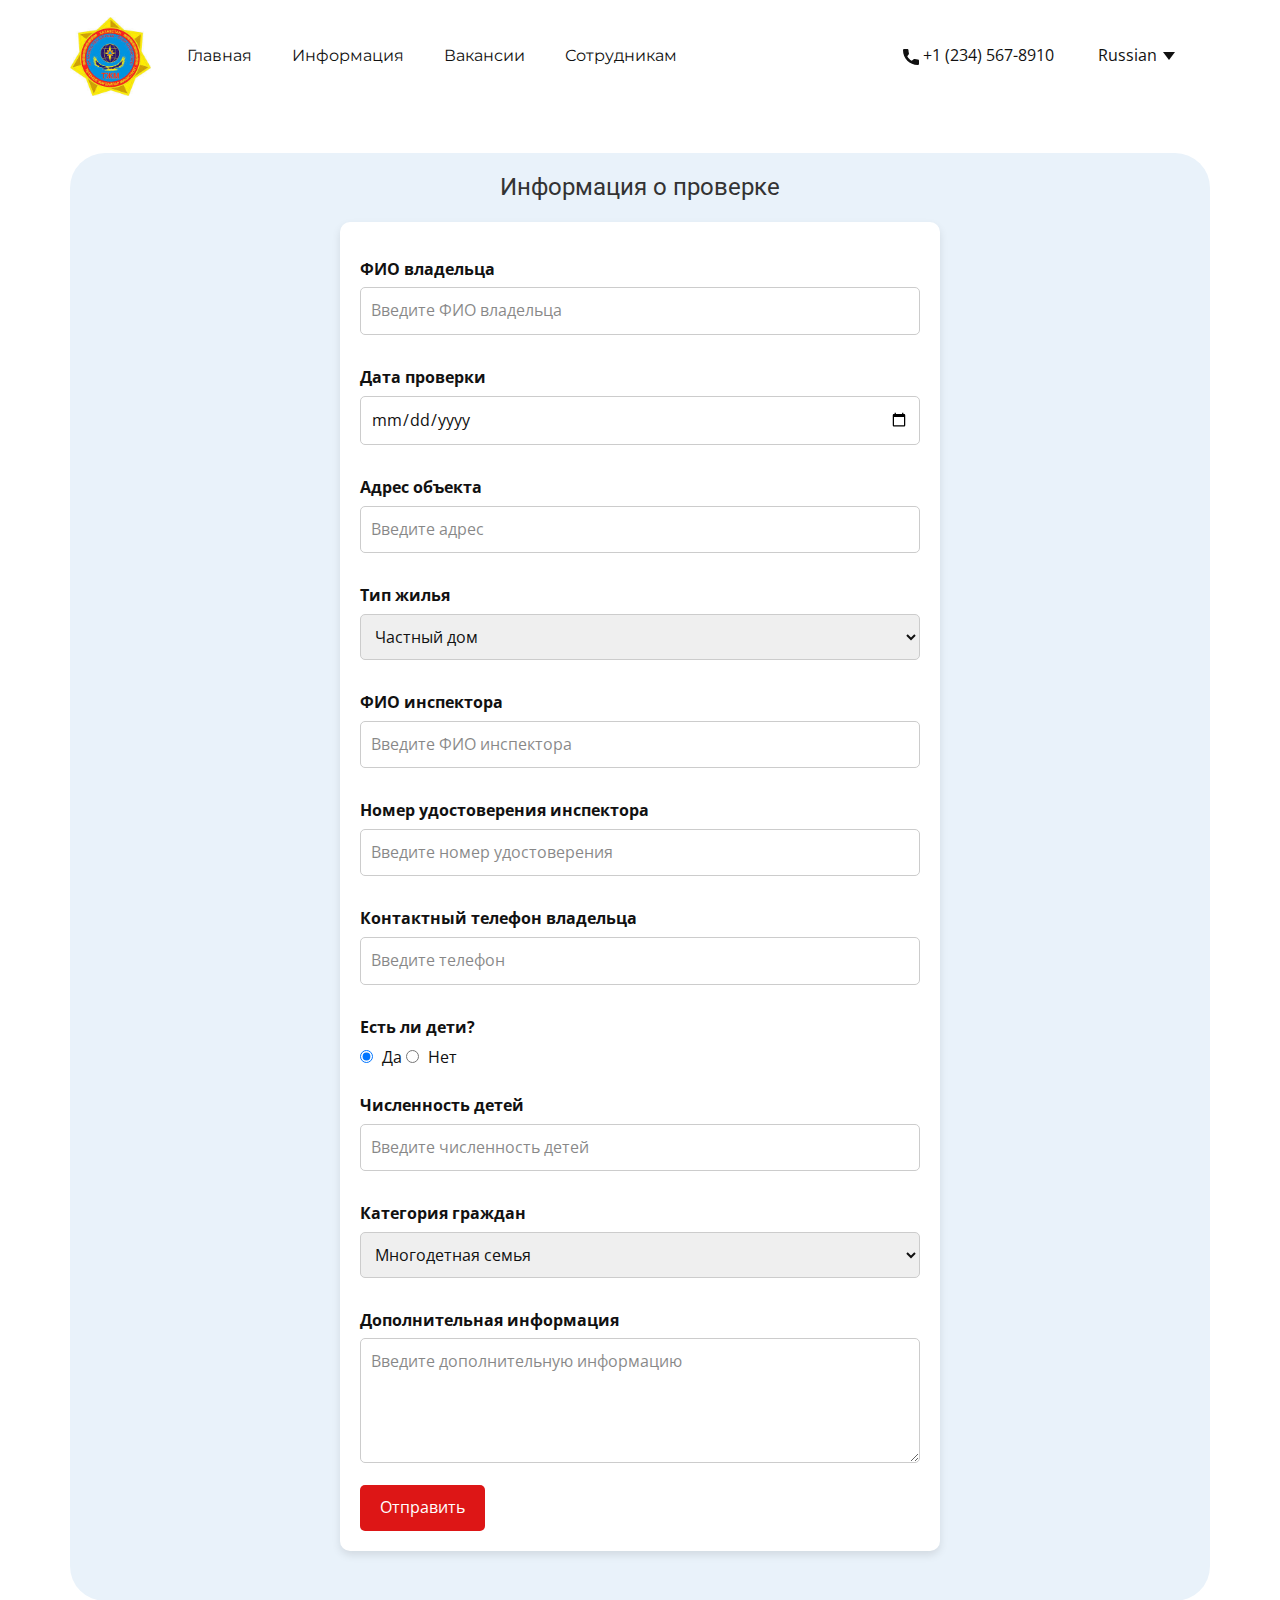
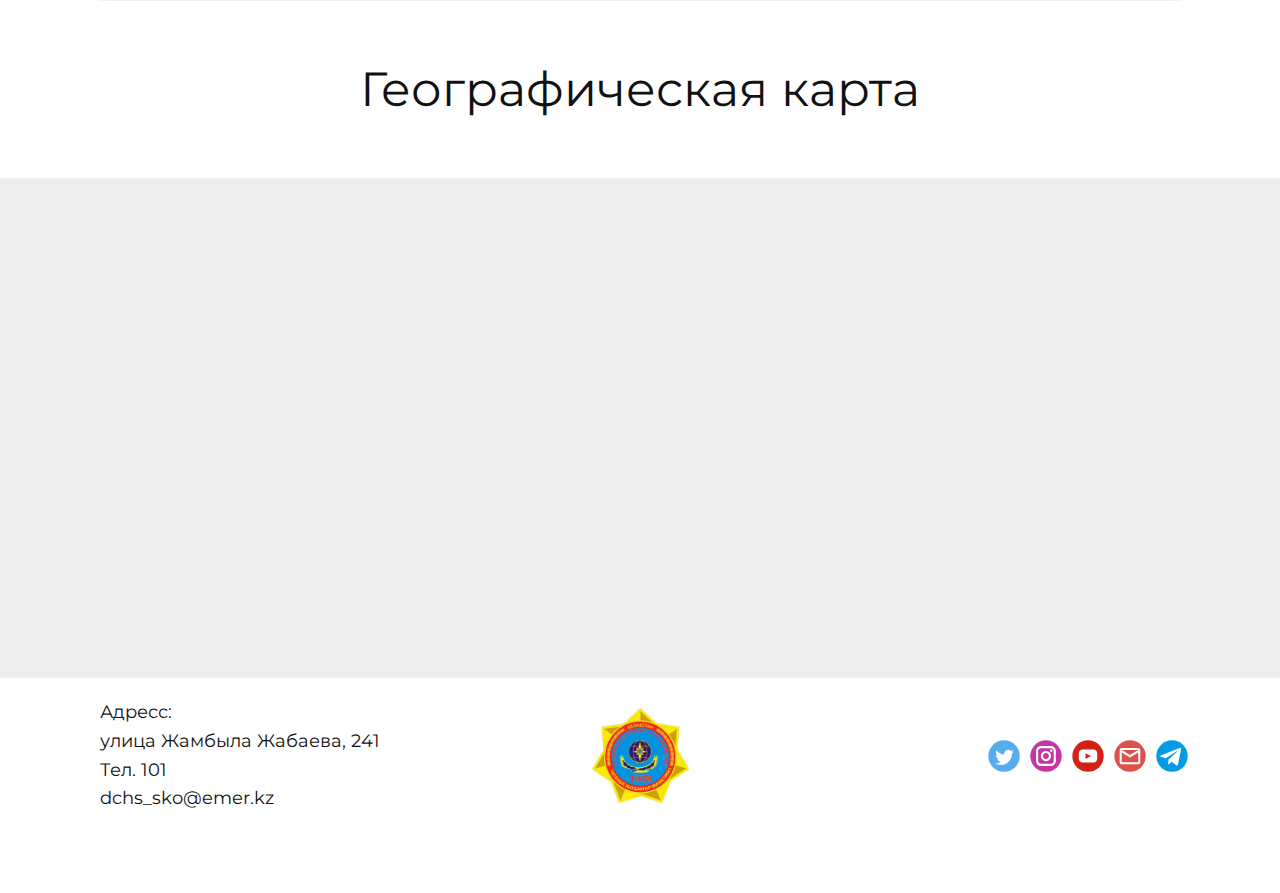
<file: employee.html>
<!DOCTYPE html>
<html style="font-size: 16px;" lang="ru"><head>
    <meta name="viewport" content="width=device-width, initial-scale=1.0">
    <meta charset="utf-8">
    <meta name="keywords" content="Введите данные​">
    <meta name="description" content="">
    <title>employee</title>
    <link rel="stylesheet" href="nicepage.css" media="screen">
    <link rel="stylesheet" href="employee.css" media="screen">
    <!-- <script class="u-script" type="text/javascript" src="jquery-1.9.1.min.js" defer=""></script> -->
    <script class="u-script" type="text/javascript" src="nicepage.js" defer=""></script>
    <meta name="generator" content="Nicepage 7.5.1, nicepage.com">
    
    
    
    
    
    
    
    <link id="u-theme-google-font" rel="stylesheet" href="https://fonts.googleapis.com/css?family=Roboto:100,100i,300,300i,400,400i,500,500i,700,700i,900,900i|Open+Sans:300,300i,400,400i,500,500i,600,600i,700,700i,800,800i">
    <link id="u-page-google-font" rel="stylesheet" href="https://fonts.googleapis.com/css?family=Montserrat:100,100i,200,200i,300,300i,400,400i,500,500i,600,600i,700,700i,800,800i,900,900i">
    <script type="application/ld+json">{
		"@context": "http://schema.org",
		"@type": "Organization",
		"name": "WebSite6460430",
		"logo": "images/images.jpg",
		"sameAs": []
}</script>
    <meta name="theme-color" content="#478ac9">
    <meta property="og:title" content="employee">
    <meta property="og:description" content="">
    <meta property="og:type" content="website">
  <script>
    function gdprConfirmed() {
        return true;
    }
    function dynamicLoadScript() {
        var script = document.createElement('script');
        script.src = 'https://www.google.com/recaptcha/api.js?render=6LewiOQqAAAAACgLQUQCeltOTZVZTj4Qwg-SPRLJ';
        script.async = true;
        document.body.appendChild(script);
        script.onload = function() {
            let event = new CustomEvent("recaptchaLoaded");
            document.dispatchEvent(event);
        };
    }
    function showRecaptchaError(error) {
        error = error || '';
        var formError = document.querySelector('.u-form-send-error');

        if (formError) {
            formError.innerText = 'Неверный владелец сайта: ' + error.replace(/:[\s\S]*/, '');
            formError.style.display = 'block';
        }

        console.error('Error in grecaptcha: ', error);
    }
    document.addEventListener('DOMContentLoaded', function () {
        var confirmButton = document.querySelector('.u-cookies-consent .u-button-confirm');
        if (confirmButton) {
            confirmButton.onclick = dynamicLoadScript;
        }
    });
    </script>
    <script>
        document.addEventListener("DOMContentLoaded", function(){
            if (!gdprConfirmed()) {
                return;
            }
            dynamicLoadScript();
        });
    </script>
    <script>
        document.addEventListener("recaptchaLoaded", function() {
            if (!gdprConfirmed()) {
                return;
            }

            (function (grecaptcha, sitekey, actions) {
                var recaptcha = {
                    execute: function (action, submitFormCb) {
                        if (typeof grecaptcha === 'undefined' || typeof grecaptcha.execute !== 'function') {
                            showRecaptchaError('reCAPTCHA script failed to load.');
                            return;
                        }

                        grecaptcha.execute(sitekey, {action: action}).then((token) => {
                            if (!token) {
                                throw new Error('Empty token received from reCAPTCHA');
                            }

                            var forms = document.getElementsByTagName('form');

                            for (var i = 0; i < forms.length; i++) {
                                var response = forms[i].querySelector('[name="recaptchaResponse"]');

                                if (!response) {
                                    response = document.createElement('input');
                                    response.setAttribute('type', 'hidden');
                                    response.setAttribute('name', 'recaptchaResponse');
                                    forms[i].appendChild(response);
                                }

                                response.value = token;
                            }

                            submitFormCb();
                        }).catch((e) => {
                            showRecaptchaError(e.message);
                        });
                    },

                    executeContact: function (submitFormCb) {
                        recaptcha.execute(actions['contact'], submitFormCb);
                    }
                };

                window.recaptchaObject = recaptcha;
            })(
                grecaptcha,
                
                '6LewiOQqAAAAACgLQUQCeltOTZVZTj4Qwg-SPRLJ',
                {'contact': 'contact'}
            );
        });
    </script>
<meta data-intl-tel-input-cdn-path="intlTelInput/"></head>
  <body data-path-to-root="./" data-include-products="false" class="u-body u-xl-mode" data-lang="ru"><header class="u-clearfix u-header u-header" id="header"><div class="u-clearfix u-sheet u-sheet-1">
        <a href="#" class="u-image u-logo u-image-1" data-image-width="228" data-image-height="222">
          <img src="images/images.jpg" class="u-logo-image u-logo-image-1">
        </a>
        <nav class="u-menu u-menu-one-level u-offcanvas u-menu-1">
          <div class="menu-collapse u-custom-font u-font-montserrat">
            <a class="u-button-style u-hamburger-link u-nav-link" href="#">
              <svg class="u-svg-link" viewBox="0 0 24 24"><use xlink:href="#svg-1377"></use></svg>
              <svg class="u-svg-content" version="1.1" id="svg-1377" viewBox="0 0 16 16" x="0px" y="0px" xmlns:xlink="http://www.w3.org/1999/xlink" xmlns="http://www.w3.org/2000/svg"><g><rect y="1" width="16" height="2"></rect><rect y="7" width="16" height="2"></rect><rect y="13" width="16" height="2"></rect>
</g></svg>
            </a>
          </div>
          <div class="u-custom-menu u-nav-container">
            <ul class="u-custom-font u-font-montserrat u-nav u-unstyled u-nav-1"><li class="u-nav-item"><a class="u-button-style u-nav-link" href="index.html">Главная</a>
</li><li class="u-nav-item"><a class="u-button-style u-nav-link" href="About.html">Информация</a>
</li><li class="u-nav-item"><a class="u-button-style u-nav-link" href="Work.html">Вакансии</a>
</li><li class="u-nav-item"><a class="u-button-style u-dialog-link u-nav-link" href="#popup-1ae2">Сотрудникам</a>
</li></ul>
          </div>
          <div id="a0d2" role="region" aria-label="Панель меню" class="u-custom-menu u-nav-container-collapse">
            <div class="u-black u-container-style u-inner-container-layout u-opacity u-opacity-95 u-sidenav">
              <div class="u-inner-container-layout u-sidenav-overflow">
                <div class="u-menu-close" aria-label="Закрыть меню"></div>
                <ul class="u-align-center u-nav u-popupmenu-items u-unstyled u-nav-2"><li class="u-nav-item"><a class="u-button-style u-nav-link" href="./">Главная</a>
</li><li class="u-nav-item"><a class="u-button-style u-nav-link" href="About.html">Информация</a>
</li><li class="u-nav-item"><a class="u-button-style u-nav-link" href="Work.html">Вакансии</a>
</li><li class="u-nav-item"><a class="u-button-style u-dialog-link u-nav-link" href="#popup-1ae2">Сотрудникам</a>
</li></ul>
              </div>
            </div>
            <div class="u-black u-menu-overlay u-opacity u-opacity-70"></div>
          </div>
        </nav>
        <a href="" class="u-active-none u-btn u-btn-rectangle u-button-style u-hover-none u-none u-btn-1">
          <span class="u-icon"><svg class="u-svg-content" viewBox="0 0 405.333 405.333" x="0px" y="0px" style="width: 1em; height: 1em;"><path d="M373.333,266.88c-25.003,0-49.493-3.904-72.704-11.563c-11.328-3.904-24.192-0.896-31.637,6.699l-46.016,34.752    c-52.8-28.181-86.592-61.952-114.389-114.368l33.813-44.928c8.512-8.512,11.563-20.971,7.915-32.64    C142.592,81.472,138.667,56.96,138.667,32c0-17.643-14.357-32-32-32H32C14.357,0,0,14.357,0,32    c0,205.845,167.488,373.333,373.333,373.333c17.643,0,32-14.357,32-32V298.88C405.333,281.237,390.976,266.88,373.333,266.88z"></path></svg></span>&nbsp;+1 (234) 567-8910
        </a>
        <div class="u-h-spacing-12 u-language u-language-content-text u-language-layout-dropdown u-v-spacing-6 u-language-1">
          <a class="u-language-active u-language-url" data-lang-text="Russian" href="#" data-language="ru">
            <svg class="u-caret u-caret-svg" version="1.1" id="Layer_1" xmlns="http://www.w3.org/2000/svg" xmlns:xlink="http://www.w3.org/1999/xlink" x="0px" y="0px" width="16px" height="16px" viewBox="0 0 16 16" style="fill:currentColor;" xml:space="preserve"><polygon class="st0" points="8,12 2,4 14,4 "></polygon></svg>
            <span class="u-icon u-language-icon u-language-ru u-icon-2"><svg xmlns="http://www.w3.org/2000/svg" xmlns:xlink="http://www.w3.org/1999/xlink" version="1.1" xml:space="preserve" class="u-svg-content" viewBox="0 0 112 112" x="0px" y="0px" style="width: 1em; height: 1em;"><rect y="16" fill="#F4F4F4" width="112" height="26.7"></rect><rect y="42.7" fill="#323E95" width="112" height="26.7"></rect><rect y="69.3" fill="#D8001E" width="112" height="26.7"></rect></svg></span>
          </a>
          <div class="u-border-1 u-border-grey-15 u-h-spacing-12 u-language-dropdown u-v-spacing-6 u-white">
            <a class="u-language-dropdown-url u-language-url" data-lang-text="Russian" href="./employee.html" data-language="ru">
              <span class="u-icon u-language-icon u-language-ru u-icon-2"><svg xmlns="http://www.w3.org/2000/svg" xmlns:xlink="http://www.w3.org/1999/xlink" version="1.1" xml:space="preserve" class="u-svg-content" viewBox="0 0 112 112" x="0px" y="0px" style="width: 1em; height: 1em;"><rect y="16" fill="#F4F4F4" width="112" height="26.7"></rect><rect y="42.7" fill="#323E95" width="112" height="26.7"></rect><rect y="69.3" fill="#D8001E" width="112" height="26.7"></rect></svg></span>
            </a>
            <a class="u-language-dropdown-url u-language-url" data-lang-text="қазақ тілі" href="./employee.html" data-language="kk">
              <span class="u-icon u-language-icon u-language-kk u-icon-4"><svg xmlns="http://www.w3.org/2000/svg" xmlns:xlink="http://www.w3.org/1999/xlink" version="1.1" xml:space="preserve" class="u-svg-content" viewBox="0 0 112 112" x="0px" y="0px" style="width: 1em; height: 1em;"><rect y="16" fill="#4EAEC4" width="112" height="80"></rect><path fill="#F5C832" d="M13.9,39.9c0-0.7-0.1-1.1-0.4-1.7c0,0-2.5-5.2-3.5-7.2c-0.1-0.2-0.2-0.5-0.2-1c0-0.7,0.6-1.2,1.3-1.2
	c0.6,0,1.3,0.6,1.3,1.2c0,0.8-0.4,1.2-0.8,1.2c-0.5,0-0.8-0.2-0.8-0.6c0-0.3,0.1-0.4,0.3-0.4c0.4,0,0.3,0.6,0.3,0.6
	c0.2,0,0.4-0.3,0.3-0.6c0.2,0,0.3-0.1,0.4-0.3c-0.1-0.1-0.2-0.2-0.4-0.2c0.1-0.4,0-0.5-0.4-0.6c0.1,0.1,0.1,0.3,0.1,0.4
	c-0.5-0.1-1.2,0.1-1.2,0.9c0,0.8,0.6,1.5,1.6,1.3c-0.2,0.1-0.4,0.4-0.4,0.7c0.2-0.1,0.4-0.1,0.4-0.1c-0.1,0.2-0.3,0.4-0.3,0.8
	c0.2-0.1,0.4-0.3,0.6-0.2c-0.4,0.8,0.1,1.9,1.3,2.1c-0.4-0.5-0.7-1.1-0.7-1.7c0-1.9,0.5-2.2,0.5-3.5c0-0.5-0.3-1.1-0.8-1.5
	c0.4-0.1,0.6-0.3,0.7-0.5c-0.2-0.4-0.4-0.5-0.8-0.5c0.5-0.3,1-0.8,1-1.6c0-1.3-0.5-1.8-0.5-3.2c0-0.8,0.6-1.8,0.6-1.8
	c-1.2,0.1-1.7,1.2-1.4,2c-0.2,0-0.4,0-0.5-0.1c-0.1,0.2,0,0.5,0.2,0.8c-0.2,0.1-0.2,0-0.5,0c0,0.2,0.2,0.5,0.5,0.8
	c-1-0.3-1.7,0.4-1.7,1.2c0,0.6,0.4,1,0.8,1c0.1,0,0.3-0.1,0.4-0.1c0.1,0.2,0,0.4-0.1,0.5c0.3-0.1,0.5-0.2,0.4-0.6
	c0.2,0,0.4-0.1,0.5-0.2c-0.1-0.2-0.3-0.3-0.5-0.3c0.2-0.3,0-0.5-0.3-0.7c0,0,0.2,0.7-0.2,0.7c-0.2,0-0.4-0.1-0.4-0.3
	c0-0.3,0.2-0.6,0.7-0.6c0.5,0,0.9,0.3,0.9,1.1c0,0.7-0.6,1.1-1.4,1.1c-0.7,0-1.2-0.4-1.2-1.1c0-1,1.4-3.2,1.4-4c0-0.6-0.6-1-1.1-1
	c-0.3,0-0.7,0.2-0.9,0.3C8.9,21.2,8.6,21,8.2,21c-0.6,0-1.1,0.4-1.1,1c0,0.8,1.4,3,1.4,4c0,0.7-0.5,1.1-1.2,1.1
	c-0.8,0-1.4-0.4-1.4-1.1c0-0.8,0.4-1.1,0.9-1.1c0.5,0,0.7,0.3,0.7,0.6c0,0.3-0.2,0.3-0.4,0.3c-0.4,0-0.3-0.7-0.3-0.7
	c-0.3,0.1-0.4,0.3-0.3,0.7c-0.2,0-0.4,0.1-0.5,0.3c0.1,0.1,0.3,0.2,0.5,0.2c-0.1,0.4,0.1,0.5,0.3,0.6c-0.1-0.1-0.1-0.4,0-0.5
	c0.1,0.1,0.3,0.1,0.4,0.1c0.4,0,0.8-0.4,0.8-1c0-0.8-0.6-1.5-1.7-1.2C6.8,24,6.9,23.7,7,23.5c-0.2,0-0.3,0.1-0.5,0
	c0.2-0.2,0.3-0.5,0.2-0.8c-0.2,0.1-0.3,0.2-0.5,0.1c0.3-0.8-0.3-1.9-1.4-2c0,0,0.7,1,0.7,1.8c0,1.5-0.5,2-0.5,3.2
	c0,0.8,0.5,1.4,0.9,1.6c-0.4,0-0.6,0.1-0.8,0.5c0.1,0.2,0.4,0.4,0.7,0.5c-0.5,0.4-0.8,1-0.8,1.5c0,1.3,0.5,1.6,0.5,3.5
	c0,0.6-0.2,1.1-0.7,1.7C6,34.9,6.5,33.8,6.1,33c0.2-0.1,0.4,0.1,0.6,0.2c0-0.4-0.2-0.6-0.3-0.8c0,0,0.2,0,0.4,0.1
	c0-0.3-0.2-0.5-0.4-0.7c1.1,0.2,1.6-0.5,1.6-1.3c0-0.8-0.7-1-1.2-0.9c0-0.1,0-0.2,0-0.4c-0.3,0.1-0.4,0.2-0.3,0.6
	c-0.2,0-0.3,0.1-0.4,0.2c0.1,0.1,0.3,0.2,0.4,0.3c-0.1,0.3,0.1,0.5,0.3,0.6c0,0-0.1-0.6,0.3-0.6c0.2,0,0.3,0.1,0.3,0.4
	c0,0.4-0.2,0.6-0.7,0.6C6.4,31.2,6,30.8,6,30c0-0.6,0.7-1.2,1.3-1.2c0.7,0,1.3,0.5,1.3,1.2c0,0.4,0,0.7-0.2,1c-1,2-3.5,7.2-3.5,7.2
	c-0.3,0.6-0.4,1.1-0.4,1.7c0,1.1,0.7,2,2,2.1c-1.3,0.1-2,1-2,2.1c0,0.7,0.1,1.1,0.4,1.7c0,0,2.5,5.2,3.5,7.2c0.1,0.3,0.2,0.6,0.2,1
	c0,0.7-0.6,1.2-1.3,1.2C6.6,55.2,6,54.7,6,54c0-0.8,0.4-1.1,0.8-1.1c0.5,0,0.7,0.2,0.7,0.6c0,0.3-0.1,0.4-0.3,0.4
	c-0.4,0-0.3-0.6-0.3-0.6c-0.2,0.1-0.4,0.3-0.3,0.6c-0.2,0-0.3,0.1-0.4,0.3c0.1,0.1,0.3,0.2,0.4,0.2c-0.1,0.3,0,0.5,0.3,0.6
	c-0.1-0.1-0.1-0.2,0-0.4c0.5,0.1,1.2-0.1,1.2-0.9c0-0.8-0.6-1.5-1.6-1.3c0.3-0.1,0.4-0.4,0.4-0.7c-0.2,0.1-0.4,0.1-0.4,0.1
	c0.1-0.2,0.3-0.4,0.3-0.8c-0.2,0.1-0.4,0.3-0.6,0.2c0.4-0.8-0.1-1.9-1.3-2.1c0.5,0.5,0.7,1.1,0.7,1.7c0,1.9-0.5,2.2-0.5,3.4
	c0,0.5,0.3,1.1,0.8,1.5C5.4,55.6,5.2,55.8,5,56c0.1,0.3,0.4,0.4,0.7,0.5c-0.5,0.4-0.8,1-0.8,1.5c0,1.3,0.5,1.6,0.5,3.5
	c0,0.6-0.2,1.1-0.7,1.7C6,62.9,6.5,61.8,6.1,61c0.2-0.1,0.4,0.1,0.6,0.2c0-0.4-0.2-0.6-0.3-0.8c0,0,0.2,0,0.4,0.1
	c0-0.3-0.2-0.5-0.4-0.7c1.1,0.2,1.6-0.5,1.6-1.3c0-0.8-0.7-1-1.2-0.9c0-0.1,0-0.2,0-0.4c-0.3,0.1-0.4,0.3-0.3,0.6
	c-0.2,0-0.3,0.1-0.4,0.2c0.1,0.1,0.3,0.2,0.4,0.3c-0.1,0.3,0.1,0.5,0.3,0.6c0,0-0.1-0.6,0.3-0.6c0.2,0,0.3,0.1,0.3,0.4
	c0,0.4-0.2,0.6-0.7,0.6C6.4,59.2,6,58.8,6,58c0-0.6,0.7-1.2,1.3-1.2c0.7,0,1.3,0.6,1.3,1.2c0,0.4,0,0.7-0.2,1c-1,2-3.5,7.2-3.5,7.2
	c-0.3,0.7-0.4,1.1-0.4,1.7c0,1.1,0.7,2,2,2.1c-1.3,0.1-2,1-2,2.1c0,0.7,0.1,1.1,0.4,1.8c0,0,2.5,5.2,3.5,7.2c0.1,0.2,0.2,0.5,0.2,1
	c0,0.7-0.6,1.2-1.3,1.2C6.6,83.2,6,82.7,6,82c0-0.8,0.4-1.1,0.8-1.1c0.5,0,0.7,0.2,0.7,0.6c0,0.3-0.1,0.4-0.3,0.4
	c-0.4,0-0.3-0.6-0.3-0.6c-0.2,0-0.4,0.3-0.3,0.6c-0.2,0-0.3,0.1-0.4,0.3c0.1,0.1,0.3,0.2,0.4,0.2c-0.1,0.4,0,0.5,0.3,0.6
	c-0.1-0.1-0.1-0.2,0-0.4c0.5,0.1,1.2-0.1,1.2-0.9c0-0.8-0.6-1.5-1.6-1.3c0.3-0.1,0.4-0.4,0.4-0.6c-0.2,0.1-0.4,0.1-0.4,0.1
	c0.1-0.2,0.3-0.4,0.3-0.8c-0.2,0.1-0.4,0.3-0.6,0.2c0.4-0.8-0.1-1.9-1.3-2.1c0.5,0.5,0.7,1.1,0.7,1.7c0,1.9-0.5,2.2-0.5,3.4
	c0,0.5,0.3,1.1,0.8,1.5C5.4,83.6,5.2,83.8,5,84c0.3,0.3,0.4,0.4,0.8,0.5c-0.5,0.2-0.9,0.8-0.9,1.6c0,1.3,0.5,1.8,0.5,3.2
	c0,0.8-0.7,1.8-0.7,1.8c1.1-0.1,1.7-1.2,1.4-2c0.2,0,0.3,0,0.5,0.2c0.1-0.2-0.1-0.5-0.2-0.8c0.1-0.1,0.2,0,0.5,0
	c0-0.2-0.2-0.5-0.5-0.8c1,0.3,1.7-0.5,1.7-1.2c0-0.6-0.4-1-0.8-1c-0.1,0-0.3,0-0.4,0.1c-0.1-0.2,0-0.4,0-0.5
	c-0.3,0.1-0.5,0.2-0.3,0.6c-0.2,0-0.4,0.1-0.5,0.2c0.1,0.2,0.3,0.3,0.5,0.2c-0.2,0.3,0,0.5,0.3,0.7c0,0-0.2-0.7,0.3-0.7
	c0.2,0,0.4,0.1,0.4,0.4c0,0.2-0.2,0.6-0.7,0.6c-0.5,0-0.9-0.4-0.9-1.1c0-0.7,0.6-1.1,1.4-1.1c0.7,0,1.2,0.4,1.2,1.1
	c0,0.9-1.4,3.1-1.4,4c0,0.6,0.6,1,1.1,1c0.4,0,0.7-0.2,0.9-0.3c0.2,0.2,0.6,0.3,0.9,0.3c0.6,0,1.1-0.4,1.1-1c0-0.9-1.4-3-1.4-4
	c0-0.7,0.5-1.1,1.2-1.1c0.8,0,1.4,0.4,1.4,1.1c0,0.8-0.4,1.1-0.9,1.1c-0.5,0-0.7-0.3-0.7-0.6c0-0.3,0.2-0.4,0.4-0.4
	c0.4,0,0.2,0.7,0.2,0.7c0.3-0.1,0.4-0.3,0.3-0.7c0.2,0,0.4-0.1,0.5-0.2c-0.1-0.1-0.3-0.2-0.5-0.2c0.1-0.4-0.1-0.5-0.4-0.6
	c0.1,0.2,0.1,0.4,0.1,0.5c-0.1-0.1-0.3-0.1-0.4-0.1c-0.4,0-0.8,0.4-0.8,1c0,0.8,0.6,1.5,1.7,1.2c-0.3,0.3-0.5,0.5-0.5,0.8
	c0.2,0,0.3-0.1,0.5,0c-0.2,0.3-0.3,0.5-0.2,0.8c0.1-0.1,0.3-0.2,0.5-0.2c-0.3,0.8,0.2,1.9,1.4,2c0,0-0.6-1-0.6-1.8
	c0-1.4,0.5-1.9,0.5-3.2c0-0.8-0.5-1.4-1-1.6c0.4,0,0.6-0.1,0.8-0.5c-0.1-0.3-0.4-0.4-0.7-0.5c0.5-0.4,0.8-1,0.8-1.5
	c0-1.3-0.5-1.6-0.5-3.4c0-0.6,0.2-1.2,0.7-1.7c-1.2,0.3-1.7,1.3-1.3,2.1c-0.3,0.1-0.4-0.1-0.6-0.2c0,0.4,0.2,0.6,0.3,0.8
	c0,0-0.2,0-0.4-0.1c0,0.3,0.2,0.5,0.4,0.6c-1.1-0.2-1.6,0.5-1.6,1.3c0,0.8,0.7,1,1.2,0.9c0,0.1,0,0.2-0.1,0.4
	c0.3-0.1,0.5-0.2,0.4-0.6c0.2,0,0.3-0.1,0.4-0.2c-0.1-0.1-0.3-0.2-0.4-0.3c0.1-0.3-0.1-0.5-0.3-0.6c0,0,0.1,0.6-0.3,0.6
	c-0.2,0-0.3-0.1-0.3-0.4c0-0.4,0.2-0.6,0.8-0.6c0.4,0,0.8,0.4,0.8,1.1c0,0.7-0.7,1.2-1.3,1.2c-0.7,0-1.3-0.5-1.3-1.2
	c0-0.4,0-0.7,0.2-1c1-2,3.5-7.2,3.5-7.2c0.3-0.7,0.4-1.1,0.4-1.8c0-1.1-0.7-1.9-2-2.1c1.3-0.1,2-1,2-2.1c0-0.7-0.1-1.1-0.4-1.7
	c0,0-2.5-5.2-3.5-7.2c-0.1-0.3-0.2-0.5-0.2-1c0-0.6,0.6-1.2,1.3-1.2c0.6,0,1.3,0.6,1.3,1.2c0,0.8-0.4,1.2-0.8,1.2
	c-0.5,0-0.8-0.2-0.8-0.6c0-0.3,0.1-0.4,0.3-0.4c0.4,0,0.3,0.6,0.3,0.6c0.2-0.1,0.4-0.3,0.3-0.6c0.2,0,0.3-0.1,0.4-0.3
	c-0.1-0.1-0.2-0.2-0.4-0.2c0.1-0.3,0-0.5-0.4-0.6c0.1,0.1,0.1,0.3,0.1,0.4c-0.5-0.1-1.2,0.1-1.2,0.9c0,0.8,0.6,1.5,1.6,1.3
	c-0.2,0.1-0.4,0.4-0.4,0.7c0.2-0.1,0.4-0.1,0.4-0.1c-0.1,0.2-0.3,0.4-0.3,0.8c0.2-0.1,0.4-0.3,0.6-0.2c-0.4,0.8,0.1,1.9,1.3,2.1
	c-0.4-0.5-0.7-1.1-0.7-1.7c0-1.9,0.5-2.2,0.5-3.5c0-0.5-0.3-1.1-0.8-1.5c0.4-0.1,0.6-0.3,0.7-0.5c-0.1-0.2-0.4-0.4-0.7-0.5
	c0.5-0.4,0.8-1,0.8-1.5c0-1.3-0.5-1.6-0.5-3.4c0-0.6,0.2-1.1,0.7-1.7c-1.2,0.3-1.7,1.3-1.3,2.1c-0.3,0.1-0.4-0.1-0.6-0.2
	c0,0.4,0.2,0.6,0.3,0.8c0,0-0.2,0-0.4-0.1c0,0.3,0.2,0.5,0.4,0.7c-1.1-0.2-1.6,0.5-1.6,1.3c0,0.8,0.7,1.1,1.2,0.9
	c0,0.1,0,0.3-0.1,0.4c0.3-0.1,0.5-0.2,0.4-0.6c0.2,0,0.3-0.1,0.4-0.2c-0.1-0.1-0.3-0.2-0.4-0.3c0.1-0.3-0.1-0.5-0.3-0.6
	c0,0,0.1,0.6-0.3,0.6c-0.2,0-0.3-0.1-0.3-0.4c0-0.4,0.2-0.6,0.8-0.6c0.4,0,0.8,0.3,0.8,1.1c0,0.7-0.7,1.2-1.3,1.2
	c-0.7,0-1.3-0.5-1.3-1.2c0-0.4,0-0.7,0.2-1c1-2,3.5-7.2,3.5-7.2c0.3-0.6,0.4-1.1,0.4-1.7c0-1.1-0.7-2-2-2.1
	C13.2,41.9,13.9,41,13.9,39.9z M8.1,22c0.3-0.3,1,0.3,1,0.3s0.8-0.6,1-0.3c0.3,0.4-0.6,1.9-1,3.1C8.7,23.9,7.8,22.4,8.1,22z M7.7,28
	c0,0-0.1,0-0.2,0c0.7-0.2,1.3-0.4,1.6-1c0.3,0.5,0.9,0.8,1.6,1c-0.1,0-0.1,0-0.2,0c-0.8,0.1-1.3,0.7-1.4,0.9C9,28.7,8.5,28.1,7.7,28
	z M9.2,40.4c0.4,0.9,1.3,1.5,2.1,1.6c-0.9,0.1-1.8,0.6-2.1,1.6C8.8,42.6,7.9,42.1,7,42C7.9,41.9,8.8,41.4,9.2,40.4z M9.2,68.5
	c0.4,0.9,1.3,1.5,2.1,1.6c-0.9,0.1-1.8,0.6-2.1,1.6C8.8,70.6,7.9,70.1,7,70C7.9,69.9,8.8,69.4,9.2,68.5z M10.2,90
	c-0.3,0.3-1-0.3-1-0.3s-0.8,0.6-1,0.3c-0.3-0.4,0.6-1.9,1-3C9.6,88.1,10.5,89.6,10.2,90z M10.6,84c0,0,0.1,0,0.2,0
	c-0.7,0.2-1.3,0.4-1.6,1c-0.3-0.5-0.9-0.8-1.6-1c0,0,0.1,0,0.2,0c0.8-0.1,1.3-0.7,1.4-0.9C9.3,83.3,9.8,83.9,10.6,84z M13,72.2
	c0,0.4-0.1,0.7-0.3,1.1c-0.7,1.5-3,6.5-3.5,7.5c-0.5-1-2.8-6-3.6-7.5c-0.1-0.3-0.2-0.7-0.2-1.1c0-1,0.9-1.3,1.4-1.3
	c0.6,0,1.2,0.4,1.2,1c0,0.3-0.2,0.6-0.5,0.6c-0.7,0-0.6-0.6-0.5-0.9c-0.4,0.2-0.7,0.5-0.6,0.9c-0.2,0-0.5,0.2-0.7,0.4
	c0.2,0.2,0.4,0.4,0.7,0.4C6.2,73.7,6.6,74,7,74.1c-0.1-0.4-0.2-0.8,0.5-0.8c0.5,0,0.9-0.1,1.1-0.4c0,0.4,0.1,2.1,0.1,2.1
	c0,0.6-0.9,0.6-1.4,0.4c0.2,0.7,0.6,1.1,1.7,1c-0.2,0.1-0.5,0.3-0.5,0.8c0,0.6,0.5,1.3,0.8,1.5c0.3-0.2,0.8-0.9,0.8-1.5
	c0-0.4-0.3-0.7-0.5-0.8c1,0.1,1.4-0.3,1.6-1c-0.6,0.2-1.4,0.2-1.4-0.4c0,0,0-1.7,0.1-2.1c0.2,0.3,0.6,0.4,1.1,0.4
	c0.7,0,0.6,0.5,0.5,0.8c0.4-0.1,0.7-0.3,0.6-0.9c0.3,0,0.5-0.2,0.7-0.4c-0.2-0.2-0.4-0.4-0.7-0.4c0.1-0.4-0.2-0.7-0.6-0.9
	c0.1,0.4,0.2,0.9-0.5,0.9c-0.3,0-0.5-0.2-0.5-0.6c0-0.6,0.6-1,1.2-1C12.1,70.9,13,71.2,13,72.2z M12.7,66.8c0.2,0.3,0.3,0.7,0.3,1.1
	c0,1-0.9,1.3-1.4,1.3c-0.6,0-1.2-0.4-1.2-1c0-0.4,0.2-0.6,0.5-0.6c0.7,0,0.6,0.6,0.5,0.9c0.4-0.2,0.7-0.5,0.6-0.9
	c0.2,0,0.5-0.1,0.7-0.4c-0.2-0.2-0.4-0.4-0.7-0.4c0.1-0.6-0.2-0.8-0.6-0.9c0.1,0.4,0.2,0.9-0.5,0.9c-0.5,0-0.9,0.1-1.1,0.4
	c0-0.4-0.1-2.1-0.1-2.1c0-0.6,0.9-0.6,1.4-0.4c-0.2-0.7-0.6-1.1-1.6-1c0.2-0.1,0.5-0.3,0.5-0.8c0-0.6-0.5-1.3-0.8-1.5
	c-0.3,0.2-0.8,0.9-0.8,1.5c0,0.4,0.3,0.7,0.5,0.8c-1-0.1-1.5,0.3-1.7,1c0.6-0.2,1.5-0.2,1.4,0.4c0,0,0,1.7-0.1,2.1
	c-0.2-0.3-0.6-0.4-1.1-0.4c-0.7,0-0.6-0.4-0.5-0.9c-0.4,0.1-0.7,0.4-0.6,0.9c-0.3,0-0.5,0.1-0.7,0.4c0.2,0.2,0.4,0.3,0.7,0.4
	c-0.1,0.4,0.2,0.7,0.6,0.9c-0.1-0.4-0.2-0.9,0.5-0.9c0.3,0,0.5,0.2,0.5,0.6c0,0.6-0.6,1-1.2,1c-0.5,0-1.4-0.3-1.4-1.3
	c0-0.4,0.1-0.7,0.2-1.1c0.7-1.5,3-6.5,3.6-7.5C9.7,60.3,12,65.2,12.7,66.8z M10.6,56c0,0,0.1,0,0.1,0C10.7,56,10.6,56,10.6,56
	c-0.8,0.2-1.3,0.7-1.4,1C9,56.7,8.5,56.1,7.7,56c0,0-0.1,0-0.1,0c0,0,0.1,0,0.1,0C8.5,55.9,9,55.3,9.2,55C9.3,55.3,9.8,55.9,10.6,56
	z M13,44.2c0,0.4-0.1,0.7-0.3,1.1c-0.7,1.5-3,6.5-3.5,7.5c-0.5-1-2.8-6-3.6-7.5c-0.1-0.3-0.2-0.7-0.2-1.1c0-0.9,0.9-1.3,1.4-1.3
	c0.6,0,1.2,0.4,1.2,1c0,0.4-0.2,0.6-0.5,0.6c-0.7,0-0.6-0.6-0.5-0.9c-0.4,0.2-0.7,0.5-0.6,0.9c-0.2,0-0.5,0.2-0.7,0.4
	c0.2,0.2,0.4,0.3,0.7,0.4C6.2,45.7,6.6,46,7,46.1c-0.1-0.4-0.2-0.8,0.5-0.8c0.5,0,0.9-0.1,1.1-0.4c0,0.4,0.1,2.1,0.1,2.1
	c0,0.7-0.9,0.6-1.4,0.4c0.2,0.8,0.6,1.1,1.7,1c-0.2,0.1-0.5,0.3-0.5,0.8c0,0.6,0.5,1.3,0.8,1.5c0.3-0.2,0.8-0.9,0.8-1.5
	c0-0.4-0.3-0.7-0.5-0.8c1,0.1,1.4-0.3,1.6-1c-0.6,0.2-1.4,0.2-1.4-0.4c0,0,0-1.7,0.1-2.1c0.2,0.3,0.6,0.4,1.1,0.4
	c0.7,0,0.6,0.4,0.5,0.8c0.4-0.1,0.7-0.4,0.6-0.9c0.3,0,0.5-0.2,0.7-0.4c-0.2-0.2-0.4-0.4-0.7-0.4c0.1-0.3-0.2-0.7-0.6-0.9
	c0.1,0.4,0.2,0.9-0.5,0.9c-0.3,0-0.5-0.2-0.5-0.6c0-0.6,0.6-1,1.2-1C12.1,42.9,13,43.2,13,44.2z M11.6,41.1c-0.6,0-1.2-0.5-1.2-1
	c0-0.4,0.2-0.6,0.5-0.6c0.7,0,0.6,0.6,0.5,0.9c0.4-0.2,0.7-0.5,0.6-0.9c0.2,0,0.5-0.1,0.7-0.4c-0.2-0.2-0.4-0.4-0.7-0.4
	c0.1-0.5-0.2-0.8-0.6-0.9c0.1,0.4,0.2,0.8-0.5,0.8c-0.5,0-0.9,0.1-1.1,0.4c0-0.4-0.1-2.1-0.1-2.1c0-0.6,0.9-0.6,1.4-0.4
	c-0.2-0.7-0.6-1.1-1.6-1c0.2-0.1,0.5-0.3,0.5-0.8c0-0.6-0.5-1.3-0.8-1.5c-0.3,0.2-0.8,0.9-0.8,1.5c0,0.4,0.3,0.7,0.5,0.8
	c-1-0.1-1.5,0.3-1.7,1c0.6-0.2,1.5-0.2,1.4,0.4c0,0,0,1.7-0.1,2.1c-0.2-0.3-0.6-0.4-1.1-0.4c-0.7,0-0.6-0.5-0.5-0.8
	c-0.4,0.1-0.7,0.4-0.6,0.9c-0.3,0-0.5,0.2-0.7,0.4c0.2,0.2,0.4,0.4,0.7,0.4c-0.1,0.3,0.2,0.7,0.6,0.9c-0.1-0.4-0.2-0.9,0.5-0.9
	c0.3,0,0.5,0.2,0.5,0.6c0,0.5-0.6,1-1.2,1c-0.5,0-1.4-0.4-1.4-1.3c0-0.4,0.1-0.7,0.2-1.1c0.7-1.5,3-6.5,3.6-7.5c0.5,1,2.8,6,3.5,7.5
	c0.2,0.3,0.3,0.7,0.3,1.1C13,40.8,12.1,41.1,11.6,41.1z M53,72.2c-0.1,0.3-0.8,0.6-1.9,0.6c-0.6,0-1.2-0.1-1.8-0.2
	c-2.5-0.5-4.3-1.4-5.7-2.1C43.1,70.3,43,70.1,43,70c0-0.1,0.2-0.2,0.4-0.2c0.1,0,0.2,0,0.2-0.1c-0.2-0.1-0.6-0.1-1-0.2
	c-0.6-0.1-1.2-0.2-1.2-0.4l0,0l0.1-0.2c0.1-0.2,0.4-0.2,0.6-0.2c0.1,0,0.3-0.1,0.3-0.1c0,0-0.3-0.1-0.6-0.2
	c-0.6-0.1-1.2-0.3-1.3-0.7c0.1-0.2,0.4-0.3,0.8-0.3c0.2,0,0.6,0,0.6-0.1c-0.1-0.2-0.5-0.2-0.9-0.3c-0.7-0.1-1.5-0.3-1.6-0.8
	c0.2-0.4,0.6-0.3,1.1-0.2c0.2,0,0.4,0,0.5,0c0-0.2-0.1-0.3-0.4-0.4c-0.2-0.1-0.5-0.2-0.9-0.4c-0.9-0.5-2.6-1.8-2.5-2.5
	c0-0.1,0.1-0.2,0.3-0.2c0.4,0,1.1,0.4,1.7,0.7c0.3,0.1,0.6,0.3,0.7,0.3c0,0,0,0,0,0c-0.2-0.1-0.3-0.2-0.6-0.4
	c-2-1.8-4.1-3.7-3.6-4.4c0.4-0.1,1,0.5,2,1.3c0.7,0.6,1.6,1.5,1.9,1.5c0-0.1-0.3-0.5-0.6-1c-1.3-1.8-3.9-5.6-3.1-7
	c0.3-0.1,0.7,0.5,1.6,2.1c0.7,1.3,1.9,3.2,2.2,3.2c0-0.1-0.3-1-0.6-1.8c-1-2.5-1.7-4.7-1.4-5.2c0,0,0.1,0,0.1,0c0.1,0,0.1,0,0.2,0.2
	c0,0,0,0,0,0.1c0,0,0,0,0,0c0.4,0.5,0.9,1.6,1.7,3.4c0.2,0.5,0.4,1,0.5,1.2c-0.1-0.2-0.1-0.6-0.1-0.9c-0.1-0.9-0.1-1.9-0.1-2.5
	c0-0.2,0.2-0.3,0.4-0.3c0.1,0,0.2,0,0.2,0c0.7,8.5,7.9,17.2,18.9,17.2c0.1,0,0.2,0.2,0.2,0.3v0l-0.1,0.2l-0.1-0.1l-0.1,0
	C58.9,71.4,58.1,72,58,72c-0.1-0.1-0.5-0.8-1.8-1.1c-1.5-0.3-2.5-0.4-3.1-0.4h-0.5c-0.2,0-0.3,0-0.4-0.1l-0.8-0.7
	c-0.9-0.8-1.5-1.3-2.6-2c-0.6-0.4-1-0.4-1.2-0.4h-0.3c-0.2,0-0.3,0-0.6-0.2c-0.7-0.6-1.2-1.4-1.7-2.2c-0.4-0.7-0.8-1.3-1.4-2
	c-1.3-1.5-2.3-2.1-2.4-2.1l0,0l0,0.2c-0.1,0-0.4,0-0.6,0c-0.1,0-0.2,0-0.2,0c0.1,0.9,0.4,1.1,0.6,1.3c0.1,0.1,0.3,0.2,0.2,0.4
	c0,0.2-0.3,0.2-0.4,0.2h-0.3c-0.2,0-0.2,0-0.2,0c0.2,0.6,0.8,0.9,1.2,1.2c0.3,0.2,0.5,0.3,0.6,0.4l0,0l0,0.2c0,0.1-0.1,0.1-0.2,0.1
	l-0.4,0c0,0.4,0.7,0.7,1.3,0.9c0.3,0.1,0.5,0.2,0.7,0.3c0.1,0,0.2,0.1,0.2,0.2c0,0.1-0.2,0.1-0.3,0.2c-0.1,0-0.2,0.1-0.3,0.1
	c0,0.1,0.3,0.2,0.4,0.3c0.3,0.1,0.4,0.3,0.4,0.4c0,0.2-0.2,0.2-0.4,0.3c-0.1,0-0.3,0.1-0.3,0.1c0.1,0.2,0.6,0.4,0.9,0.5
	c0.5,0.2,0.7,0.3,0.7,0.4c0,0.1-0.1,0.2-0.3,0.3c-0.1,0-0.2,0.1-0.2,0.1c0.2,0.3,0.6,0.3,0.9,0.3c0.3,0,0.6,0,0.7,0.2l0,0.2
	c0,0.2-0.3,0.3-0.5,0.4c-0.1,0.1-0.2,0.2-0.3,0.2c0.8,0.5,3.1,1.6,4.8,1.9c0.6,0.1,1.1,0.2,1.7,0.2c0.2,0,0.4,0,0.6,0l0.3,0
	C52.9,72.2,53,72.2,53,72.2z M73.6,74.1c0,0.4-0.1,0.8-0.3,1c-0.5,0.5-1.3,0.6-1.9,0.6c-0.3,0-0.6,0-0.6,0c0.1,0.1,0.2,0.8-0.3,1
	c-0.6,0.3-1.7,0-1.8-0.1c0,0.1-0.2,0.6-0.6,0.7c-0.4,0.1-0.8-0.2-0.9-0.2c0,0.1-0.4,0.5-0.9,0.7c-0.4,0.1-1-0.1-1.1-0.1
	c0,0-0.5,0.5-0.9,0.6c0,0,0,0,0,0c-0.5,0-0.8-0.3-0.8-0.4c0,0.1-0.6,0.6-1.1,0.6h0c-0.4,0-0.6-0.4-0.6-0.6c0,0.1-0.4,0.3-0.8,0.4
	c-0.6,0-1.1-0.2-1.1-0.2c0,0-0.6,0.2-1,0.2c-0.4,0-0.6-0.2-0.6-0.4c0,0,0,0,0,0c-0.1,0.1-0.5,0.4-0.9,0.4c-0.4,0-0.6-0.1-0.7-0.3
	c-0.1-0.1-0.1-0.2-0.1-0.4c0.1-0.2,0.2-0.4,0.5-0.5c0.1-0.1,0.2-0.2,0.4-0.3c0.5-0.4,1-0.8,1-0.8c0.6,0,1.2,0.1,1.7,0.1
	c1.7,0,3.2-0.3,4.5-1l1.1,0c0-0.2,0-0.4,0.2-0.4c0.3-0.1,0.5-0.5,0.5-0.8c0,0,0-0.1,0-0.2c0.1-0.1,0.1-0.1,0.3-0.1
	c1.3,0.2,3.2,0.3,4.7,0.4C73.5,73.9,73.6,73.9,73.6,74.1z M79.6,63.9c0.2,0.1,0.7-0.1,1.1-0.4c0.8-0.5,1.5-0.8,1.6-0.4
	c0.1,0.5-0.7,1.3-2.3,2.4c-0.3,0.2-0.6,0.3-0.8,0.4c-0.2,0.1-0.3,0.2-0.4,0.2c0.2,0,0.3,0,0.4,0c0.3,0,0.6,0,0.8,0.1l0.1,0.2
	c0,0.5-0.7,0.7-1.3,0.9c-0.3,0.1-0.7,0.2-0.8,0.4c0,0.1,0.2,0.1,0.4,0.1c0.2,0,0.5,0,0.5,0.2c-0.1,0.5-0.9,0.7-1.5,0.8
	c-0.3,0.1-0.7,0.1-0.7,0.2c0,0,0.2,0.1,0.3,0.1c0.3,0,0.7,0.1,0.6,0.5c0,0.3-0.6,0.3-1.3,0.4c-0.4,0-0.9,0.1-1.1,0.2
	c0,0,0.2,0.1,0.3,0.1c0.3,0.1,0.6,0.2,0.6,0.4c0,0.1-0.1,0.3-0.9,0.5c-1.8,0.6-2.5,0.7-3.6,0.9c-2.1,0.3-3.1,0.4-3.5,0.4
	c-0.5,0-0.6-0.1-0.6-0.1c0.1-0.2,0.4-0.3,1.6-0.5c0.3,0,0.6-0.1,0.7-0.1c0.2,0,0.4-0.1,0.6-0.1c0.5-0.1,0.9-0.2,1.1-0.3
	c0.5-0.3,1-0.6,1.7-0.8c0.1-0.1,0-0.2,0-0.3c-0.1-0.1-0.2-0.3-0.2-0.4c0.1-0.2,0.1-0.2,0.3-0.2l0.2,0.1v-0.1c0.1,0,0.2,0,0.3-0.2
	c0.1-0.1,0.1-0.3,0-0.4c0-0.1,0-0.2,0-0.2c0-0.2,0.2-0.2,0.6-0.3c0.3,0,0.7-0.1,0.8-0.3c-0.1-0.1-0.2-0.2-0.2-0.3
	c0-0.1,0.2-0.2,0.7-0.5c0.2-0.1,0.6-0.3,0.7-0.4c0,0-0.1-0.1-0.2-0.1c-0.1,0-0.2-0.1-0.2-0.2v0l0.1-0.1c0.1-0.1,0.3-0.2,0.6-0.3
	c0.5-0.3,1.2-0.6,1.4-0.9c-0.1-0.1-0.2-0.1-0.3,0c-0.1,0-0.2,0-0.2,0l-0.2-0.1c0-0.1,0-0.1,0.1-0.2c0.1-0.1,0.2-0.2,0.3-0.3
	c0.3-0.3,0.7-0.6,0.9-1.1c-0.1,0-0.2,0-0.3,0c-0.4,0.1-0.6,0-0.6-0.1c0-0.3,0.1-0.6,0.3-0.9c0.2-0.3,0.3-0.7,0.3-1
	c-0.2-0.1-0.4,0.1-0.6,0.2l-0.3-0.4c0,0-0.8,0.2-2,1.7c-0.6,0.7-1,1.4-1.4,2c-0.5,0.8-0.9,1.6-1.7,2.2c-0.3,0.1-0.6,0.2-0.9,0.3
	c-1.3,0.5-2.8,1-4.6,3c-0.1,0.1-0.3,0.1-0.7,0.1c-0.6,0-1.6,0.1-3.3,0.4c-1.5,0.3-2.3,0.6-2.3,0.6c0,0-3.2,1.4-4.3,2.3
	c0.3,0,0.6-0.1,0.8-0.2l0.8,0c0,0,0,0.1-0.1,0.1h0.1c0,0-0.1,0.1-0.2,0.2c-0.3,0.4-0.6,0.8-0.6,0.9l0.1,0.2v-0.1
	c1.4,0.1,3.4,0,4.9,0.1l0.3,0c0.3,0,0.7-0.1,0.8,0.2c-0.3,0.4-1,0.5-1.4,0.5c-2.1,0.1-7,0.1-7.1,0.1c0,0-0.3,0.2-0.5,0.3
	c-0.2,0-0.2-0.1-0.3-0.2c-0.2,0-0.3,0.1-0.3,0.3c-0.1,0.2-0.1,0.3-0.2,0.3h-0.1c-0.2,0-0.2-0.3-0.3-0.4c-0.1-0.2-0.1-0.5,0-0.7
	c0.3-0.6,1-1.3,1.9-1.8c0.5-0.3,1-0.4,1.5-0.6c0.4-0.1,0.8-0.3,1.1-0.4c0.6-0.4,1.1-0.7,1.6-1c0.9-0.6,1.6-1.1,2.9-1.3
	c7.5-1.1,16-8.2,16.5-17.1c0.1-0.2,0.6-0.1,0.6,0.2c0.1,0.5,0,1.6,0,2.5c0,0.5-0.1,1.1,0,1.2c0,0,0,0,0,0c0-0.2,0.6-1.4,1.1-2.5
	l0.2-0.4c0.7-1.5,1-2.3,1.4-2.3h0l0.1,0.1c0.4,0.5-0.7,3-1.9,6c-0.4,1-0.8,1.9-0.8,2c0.4,0,1.7-2.2,2.7-3.8c1.2-1.9,1.6-2.6,1.8-2.6
	c0,0,0,0.1,0,0.1c0,0,0,0,0,0c0,0,0,0,0,0c0,0.1,0.1,0.2,0.1,0.3c0,0.1,0,0.1,0,0.2c0,0.1,0,0.2,0,0.4c0,0,0,0,0,0
	c-0.2,1.8-2.4,4.6-3.5,6.1c-0.3,0.4-0.6,0.8-0.7,0.9c0.2,0,0.9-0.6,1.5-1.1c0.8-0.8,1.7-1.5,2.1-1.5h0l0.2,0.1c0.5,0.6-1.2,2.3-3,4
	C80.1,63.4,79.6,63.9,79.6,63.9z M61.4,37.2c0.1-0.6,1.5-3.3,1.5-3.3s0.3,3,0.1,3.7c-0.1,0.4-0.4,0.8-1,0.7
	C61.5,38.1,61.3,37.7,61.4,37.2z M63.8,37.8c0.2-0.6,2.1-3,2.1-3s-0.3,3-0.6,3.6c-0.2,0.4-0.5,0.7-1.1,0.5
	C63.7,38.7,63.7,38.2,63.8,37.8z M66.1,38.8c0.4-0.5,2.7-2.5,2.7-2.5s-0.9,2.9-1.3,3.4c-0.3,0.4-0.7,0.6-1.2,0.3
	C65.8,39.7,65.8,39.2,66.1,38.8z M68.1,40.3c0.4-0.4,3.1-1.9,3.1-1.9s-1.5,2.7-1.9,3.1c-0.3,0.3-0.8,0.5-1.2,0
	C67.6,41,67.8,40.6,68.1,40.3z M69.8,42.1c0.5-0.3,3.4-1.3,3.4-1.3s-2,2.3-2.5,2.7c-0.4,0.3-0.8,0.3-1.2-0.2
	C69.2,42.7,69.4,42.3,69.8,42.1z M71.1,44.2c0.6-0.2,3.6-0.6,3.6-0.6s-2.4,1.9-3,2.1c-0.4,0.2-0.9,0.1-1.1-0.5
	C70.4,44.7,70.7,44.3,71.1,44.2z M75.6,46.6c0,0-2.7,1.4-3.3,1.5c-0.5,0.1-0.9-0.1-1-0.7c-0.1-0.6,0.2-0.9,0.7-1
	C72.6,46.4,75.6,46.6,75.6,46.6z M75.9,49.8c0,0-2.9,0.8-3.5,0.8c-0.5,0-0.8-0.2-0.9-0.8c0-0.6,0.4-0.8,0.9-0.8
	C73,48.9,75.9,49.8,75.9,49.8z M75.6,52.9c0,0-3,0.3-3.6,0.1c-0.5-0.1-0.8-0.4-0.7-1c0.1-0.6,0.5-0.8,1-0.7
	C72.9,51.5,75.6,52.9,75.6,52.9z M74.7,56c0,0-3-0.3-3.6-0.6c-0.4-0.2-0.7-0.5-0.5-1.1c0.2-0.6,0.7-0.6,1.1-0.5
	C72.3,54.1,74.7,56,74.7,56z M73.2,58.8c0,0-2.9-0.9-3.4-1.3c-0.4-0.3-0.6-0.7-0.2-1.2c0.3-0.5,0.8-0.5,1.2-0.2
	C71.2,56.4,73.2,58.8,73.2,58.8z M71.2,61.2c0,0-2.7-1.5-3.1-1.9c-0.3-0.3-0.4-0.8,0-1.2c0.4-0.4,0.9-0.3,1.2,0
	C69.7,58.5,71.2,61.2,71.2,61.2z M66.1,60.7c-0.2-0.4-0.3-0.8,0.2-1.2c0.5-0.3,0.9-0.1,1.2,0.3c0.3,0.5,1.3,3.4,1.3,3.4
	S66.4,61.3,66.1,60.7z M63.8,61.7c-0.2-0.4-0.1-0.8,0.5-1.1c0.6-0.2,0.9,0,1.1,0.5c0.2,0.6,0.6,3.6,0.6,3.6S64,62.3,63.8,61.7z
	 M50.8,63.2c0,0,0.9-2.9,1.3-3.4c0.3-0.4,0.7-0.6,1.2-0.3c0.5,0.4,0.5,0.8,0.2,1.2C53.1,61.3,50.8,63.2,50.8,63.2z M51.4,59.3
	c-0.4,0.4-3.1,1.9-3.1,1.9s1.5-2.7,1.9-3.1c0.3-0.3,0.8-0.4,1.2,0C51.9,58.5,51.8,59,51.4,59.3z M49.8,57.5
	c-0.5,0.3-3.4,1.3-3.4,1.3s2-2.3,2.5-2.7c0.4-0.2,0.8-0.3,1.2,0.2C50.3,56.8,50.1,57.2,49.8,57.5z M48.4,55.4
	c-0.6,0.3-3.6,0.6-3.6,0.6s2.4-1.9,3-2.1c0.4-0.2,0.9-0.1,1.1,0.5C49.1,54.9,48.9,55.2,48.4,55.4z M47.6,53.1
	c-0.6,0.1-3.6-0.1-3.6-0.1s2.7-1.4,3.3-1.5c0.5-0.1,0.9,0,1,0.7C48.4,52.7,48,53,47.6,53.1z M47.2,50.6c-0.6,0-3.6-0.8-3.6-0.8
	s2.9-0.8,3.6-0.8c0.5,0,0.8,0.2,0.8,0.8C48,50.4,47.6,50.6,47.2,50.6z M47.2,48.1c-0.6-0.1-3.3-1.5-3.3-1.5s3-0.3,3.6-0.1
	c0.4,0.1,0.8,0.4,0.7,1C48.1,48.1,47.7,48.2,47.2,48.1z M47.8,45.7c-0.6-0.2-3-2.1-3-2.1s3,0.4,3.6,0.6c0.4,0.2,0.7,0.5,0.5,1.1
	C48.7,45.8,48.2,45.9,47.8,45.7z M46.3,40.8c0,0,2.9,0.9,3.4,1.3c0.4,0.3,0.6,0.7,0.2,1.2c-0.3,0.5-0.8,0.5-1.2,0.2
	C48.3,43.1,46.3,40.8,46.3,40.8z M50.3,41.4c-0.4-0.4-1.9-3.1-1.9-3.1s2.7,1.5,3.1,1.9c0.3,0.3,0.4,0.8,0,1.2
	C51,41.9,50.6,41.8,50.3,41.4z M59.8,60.2c-5.7,0-10.4-4.6-10.4-10.4c0-5.7,4.6-10.3,10.4-10.3c5.7,0,10.3,4.6,10.3,10.3
	C70.1,55.5,65.5,60.2,59.8,60.2z M58.9,37.2c0-0.6,0.8-3.5,0.8-3.5s0.9,2.9,0.9,3.5c0,0.5-0.2,0.8-0.9,0.9
	C59.2,38,58.9,37.6,58.9,37.2z M63.1,62c0.1,0.6-0.1,3.6-0.1,3.6s-1.4-2.7-1.5-3.3c-0.1-0.5,0.1-0.9,0.7-1
	C62.7,61.2,63,61.5,63.1,62z M59.8,61.5c0.6,0,0.9,0.4,0.9,0.9c0,0.6-0.9,3.5-0.9,3.5s-0.8-2.9-0.8-3.5
	C58.9,61.9,59.2,61.5,59.8,61.5z M57.5,61.3c0.6,0.1,0.8,0.6,0.7,1c-0.1,0.6-1.5,3.3-1.5,3.3s-0.3-3-0.1-3.6
	C56.6,61.5,56.9,61.2,57.5,61.3z M55.7,61.7c-0.2,0.6-2.1,3-2.1,3s0.3-3,0.6-3.6c0.2-0.4,0.5-0.7,1.1-0.5
	C55.8,60.9,55.9,61.3,55.7,61.7z M52.1,39.8c-0.3-0.5-1.3-3.4-1.3-3.4s2.3,2,2.7,2.5c0.3,0.4,0.3,0.8-0.2,1.2
	C52.7,40.3,52.3,40.1,52.1,39.8z M54.2,38.4c-0.2-0.6-0.6-3.6-0.6-3.6s1.9,2.4,2.1,3c0.2,0.4,0.1,0.9-0.5,1.1
	C54.7,39.1,54.3,38.9,54.2,38.4z M56.5,37.6c-0.1-0.6,0.1-3.7,0.1-3.7s1.4,2.7,1.5,3.3c0.1,0.5-0.1,0.9-0.7,1
	C56.9,38.4,56.6,38,56.5,37.6z"></path></svg></span>
            </a>
            <a class="u-language-dropdown-url u-language-url" data-lang-text="English" href="./employee.html" data-language="en">
              <span class="u-icon u-language-en u-language-icon u-icon-5"><svg xmlns="http://www.w3.org/2000/svg" xmlns:xlink="http://www.w3.org/1999/xlink" version="1.1" xml:space="preserve" class="u-svg-content" viewBox="0 0 112 112" x="0px" y="0px" style="width: 1em; height: 1em;"><rect y="16" fill="#19237F" width="112" height="80"></rect><path fill="#EDEDED" d="M47.8,16h3.5v33.7H0v-4.8h27.5L0,25.9v-3.8l33.2,22.8h7.7L0,16.8V16h8.8l39,26.9V16z M75,44.9h-7.7L109.4,16
	h-5.1L65.1,42.9V16h-3.4v33.7H112v-4.8H85.4L112,26.6v-7L75,44.9z M61.7,96h3.4V70.7l37,25.3h9.9v-0.8L73.2,68.7H81l31,21.2v-3.1
	L85.4,68.7H112v-4.8H61.7V96z M0,68.7h27.5L0,87.7v7.8l39.1-26.8h7.8L7.1,96H11l36.8-25.3V96h3.5V63.9H0V68.7z"></path><path fill="#BD0034" d="M112,16v3.6L75,44.9h-7.7L109.4,16H112z M73.2,68.7L112,95.2v-5.3L81,68.7H73.2z M40.9,44.9L0,16.8v5.3
	l33.2,22.8C33.2,44.9,40.9,44.9,40.9,44.9z M39.1,68.7L0,95.5V96h7.1l39.8-27.3H39.1z M61.7,16H51.3v33.7H0v14.2h51.3V96h10.4V63.9
	H112V49.7H61.7V16z"></path></svg></span>
            </a>
          </div>
        </div>
      </div></header>
    <section class="u-clearfix u-section-1" id="sec-2cdc">
      <div class="u-clearfix u-sheet u-valign-bottom-lg u-valign-bottom-xl u-valign-middle-md u-valign-middle-sm u-valign-middle-xs u-sheet-1">
        <div class="data-layout-selected u-clearfix u-expanded-width u-gutter-30 u-layout-wrap u-layout-wrap-1">
          <div class="u-gutter-0 u-layout">
            <div class="u-layout-row">
              <div class="u-size-60">
                <div class="u-layout-col">
                  <div class="u-container-style u-layout-cell u-palette-1-light-3 u-radius u-shape-round u-size-60 u-layout-cell-1">
                    <div class="u-container-layout u-valign-top u-container-layout-1">
                      <div class="u-expanded-width u-form u-form-1">
                        <style>
                          
                          form {
                              background-color: #ffffff;
                              max-width: 600px;
                              margin: 0 auto 50px;
                              padding: 20px;
                              border-radius: 10px;
                              box-shadow: 0 4px 8px rgba(0, 0, 0, 0.1);
                          }
                          
                          label {
                              display: block;
                              font-weight: bold;
                              margin-bottom: 5px;
                              margin-top: 15px;
                          }
                          
                          input, select, textarea {
                              width: 100%;
                              padding: 10px;
                              margin-bottom: 15px;
                              border: 1px solid #ccc;
                              border-radius: 5px;
                              font-size: 16px;
                          }
                          
                          input[type="radio"] {
                              width: auto;
                              margin-right: 5px;
                          }
                          
                          button {
                            background-color: #DD1616;
                              color: white;
                              padding: 10px 20px;
                              border: none;
                              border-radius: 5px;
                              font-size: 16px;
                              cursor: pointer;
                          }
                          
                          button:hover {
                              background-color: #da3333;
                          }
                          
                          h4 {
                              text-align: center;
                              color: #333;
                          }
                  
                          /* Optional responsive design for mobile */
                          @media (max-width: 600px) {
                              form {
                                  padding: 15px;
                              }
                          }
                      </style>
                      
                      <h4>Информация о проверке</h4>
                      <form method="POST" action="process_form.php">
                          <label for="owner-name">ФИО владельца</label>
                          <input type="text" name="owner-name" id="owner-name" placeholder="Введите ФИО владельца">
                  
                          <label for="check-date">Дата проверки</label>
                          <input type="date" name="check-date" id="check-date">
                  
                          <label for="address">Адрес объекта</label>
                          <input type="text" name="address" id="address" placeholder="Введите адрес">
                  
                          <label for="property-type">Тип жилья</label>
                          <select name="property-type" id="property-type">
                              <option value="Частный дом">Частный дом</option>
                              <option value="Квартира">Квартира</option>
                          </select>
                  
                          <label for="inspector-name">ФИО инспектора</label>
                          <input type="text" name="inspector-name" id="inspector-name" placeholder="Введите ФИО инспектора">
                  
                          <label for="inspector-id">Номер удостоверения инспектора</label>
                          <input type="number" name="inspector-id" id="inspector-id" placeholder="Введите номер удостоверения">
                  
                          <label for="owner-phone">Контактный телефон владельца</label>
                          <input type="tel" name="owner-phone" id="owner-phone" placeholder="Введите телефон">
                  
                          <label>Есть ли дети?</label>
                          <input type="radio" name="children" value="Да" checked> Да
                          <input type="radio" name="children" value="Нет"> Нет
                  
                          <label for="children-count">Численность детей</label>
                          <input type="number" name="children-count" id="children-count" placeholder="Введите численность детей">
                  
                          <label for="citizen-category">Категория граждан</label>
                          <select name="citizen-category" id="citizen-category">
                              <option value="Многодетная семья">Многодетная семья</option>
                              <option value="Обычная семья">Обычная семья</option>
                              <option value="Инвалиды">Инвалиды</option>
                              <option value="Ветераны">Ветераны</option>
                          </select>
                  
                          <label for="additional-info">Дополнительная информация</label>
                          <textarea name="additional-info" id="additional-info" rows="4" placeholder="Введите дополнительную информацию"></textarea>
                  
                          <button type="submit">Отправить</button>
                      </form>
                      </div>
                    </div>
                  </div>
                </div>
              </div>
            </div>
          </div>
        </div>
      </div>
    </section>
    <section class="u-align-center u-clearfix u-container-align-center u-section-2" id="block-5">
      <div class="u-clearfix u-sheet u-valign-middle-lg u-valign-middle-xl u-sheet-1">
        <h2 class="u-align-center u-custom-font u-font-montserrat u-text u-text-default-lg u-text-default-md u-text-default-sm u-text-default-xl u-text-1">Географическая карта</h2>
      </div>
    </section>
    <section class="u-clearfix u-grey-light-2 u-typography-custom-page-typography-12--Map u-section-3" id="block-4">
      <div class="u-expanded u-grey-light-2 u-map">
        <div class="embed-responsive">
          <iframe class="embed-responsive-item" src="https://maps.google.com/maps?output=embed&amp;q=Petropavlovsk&amp;t=m" data-map="[base64]"></iframe>
        </div>
      </div>
    </section>
    
    
    
    
    
    <footer class="u-clearfix u-footer u-white" id="footer"><div class="u-clearfix u-sheet u-sheet-1">
        <div class="data-layout-selected u-clearfix u-expanded-width u-gutter-30 u-layout-wrap u-layout-wrap-1">
          <div class="u-gutter-0 u-layout">
            <div class="u-layout-row">
              <div class="u-align-center-sm u-align-center-xs u-align-left-md u-align-left-xl u-container-style u-layout-cell u-left-cell u-size-20 u-size-30-md u-layout-cell-1">
                <div class="u-container-layout u-valign-middle u-container-layout-1">
                  <p class="u-custom-font u-font-montserrat u-small-text u-text u-text-variant u-text-1">
                    <font style="vertical-align: inherit;">
                      <font style="vertical-align: inherit;">
                        <font style="vertical-align: inherit;">
                          <font style="vertical-align: inherit;">
                            <font style="vertical-align: inherit;">
                              <font style="vertical-align: inherit;">
                                <font style="vertical-align: inherit;">
                                  <font style="vertical-align: inherit;"></font>
                                </font>
                              </font>
                            </font>
                          </font>
                        </font>
                      </font>
                    </font>Адресс:<br>улица Жамбыла Жабаева, 241<br>Тел. 101<br>dchs_sko@emer.kz<br>
                  </p>
                </div>
              </div>
              <div class="u-align-center-sm u-align-right-md u-container-style u-layout-cell u-size-20 u-size-30-md u-layout-cell-2">
                <div class="u-container-layout u-valign-middle u-container-layout-2">
                  <a href="#" class="u-image u-logo u-image-1" data-image-width="228" data-image-height="222">
                    <img src="images/images.jpg" class="u-logo-image u-logo-image-1">
                  </a>
                </div>
              </div>
              <div class="u-align-center-sm u-align-center-xs u-align-left-md u-align-right-lg u-align-right-xl u-container-style u-layout-cell u-right-cell u-size-20 u-size-30-md u-layout-cell-3">
                <div class="u-container-layout u-valign-middle u-container-layout-3">
                  <div class="u-social-icons u-spacing-10 u-social-icons-1">
                    <a class="u-social-url" title="twitter" target="_blank" href="">
                      <span class="u-icon u-social-icon u-social-twitter u-icon-1"><svg class="u-svg-link" preserveAspectRatio="xMidYMin slice" viewBox="0 0 112 112" style=""><use xlink:href="#svg-5c79"></use></svg><svg class="u-svg-content" viewBox="0 0 112 112" x="0" y="0" id="svg-5c79"><circle fill="currentColor" class="st0" cx="56.1" cy="56.1" r="55"></circle><path fill="#FFFFFF" d="M83.8,47.3c0,0.6,0,1.2,0,1.7c0,17.7-13.5,38.2-38.2,38.2C38,87.2,31,85,25,81.2c1,0.1,2.1,0.2,3.2,0.2
      c6.3,0,12.1-2.1,16.7-5.7c-5.9-0.1-10.8-4-12.5-9.3c0.8,0.2,1.7,0.2,2.5,0.2c1.2,0,2.4-0.2,3.5-0.5c-6.1-1.2-10.8-6.7-10.8-13.1
      c0-0.1,0-0.1,0-0.2c1.8,1,3.9,1.6,6.1,1.7c-3.6-2.4-6-6.5-6-11.2c0-2.5,0.7-4.8,1.8-6.7c6.6,8.1,16.5,13.5,27.6,14
      c-0.2-1-0.3-2-0.3-3.1c0-7.4,6-13.4,13.4-13.4c3.9,0,7.3,1.6,9.8,4.2c3.1-0.6,5.9-1.7,8.5-3.3c-1,3.1-3.1,5.8-5.9,7.4
      c2.7-0.3,5.3-1,7.7-2.1C88.7,43,86.4,45.4,83.8,47.3z"></path></svg></span>
                    </a>
                    <a class="u-social-url" title="instagram" target="_blank" href="">
                      <span class="u-icon u-social-icon u-social-instagram u-icon-2"><svg class="u-svg-link" preserveAspectRatio="xMidYMin slice" viewBox="0 0 112 112" style=""><use xlink:href="#svg-6978"></use></svg><svg class="u-svg-content" viewBox="0 0 112 112" x="0" y="0" id="svg-6978"><circle fill="currentColor" cx="56.1" cy="56.1" r="55"></circle><path fill="#FFFFFF" d="M55.9,38.2c-9.9,0-17.9,8-17.9,17.9C38,66,46,74,55.9,74c9.9,0,17.9-8,17.9-17.9C73.8,46.2,65.8,38.2,55.9,38.2
      z M55.9,66.4c-5.7,0-10.3-4.6-10.3-10.3c-0.1-5.7,4.6-10.3,10.3-10.3c5.7,0,10.3,4.6,10.3,10.3C66.2,61.8,61.6,66.4,55.9,66.4z"></path><path fill="#FFFFFF" d="M74.3,33.5c-2.3,0-4.2,1.9-4.2,4.2s1.9,4.2,4.2,4.2s4.2-1.9,4.2-4.2S76.6,33.5,74.3,33.5z"></path><path fill="#FFFFFF" d="M73.1,21.3H38.6c-9.7,0-17.5,7.9-17.5,17.5v34.5c0,9.7,7.9,17.6,17.5,17.6h34.5c9.7,0,17.5-7.9,17.5-17.5V38.8
      C90.6,29.1,82.7,21.3,73.1,21.3z M83,73.3c0,5.5-4.5,9.9-9.9,9.9H38.6c-5.5,0-9.9-4.5-9.9-9.9V38.8c0-5.5,4.5-9.9,9.9-9.9h34.5
      c5.5,0,9.9,4.5,9.9,9.9V73.3z"></path></svg></span>
                    </a>
                    <a class="u-social-url" target="_blank" data-type="YouTube" title="YouTube" href="">
                      <span class="u-icon u-social-icon u-social-youtube u-icon-3"><svg class="u-svg-link" preserveAspectRatio="xMidYMin slice" viewBox="0 0 112 112" style=""><use xlink:href="#svg-8245"></use></svg><svg class="u-svg-content" viewBox="0 0 112 112" x="0" y="0" id="svg-8245"><circle fill="currentColor" cx="56.1" cy="56.1" r="55"></circle><path fill="#FFFFFF" d="M74.9,33.3H37.3c-7.4,0-13.4,6-13.4,13.4v18.8c0,7.4,6,13.4,13.4,13.4h37.6c7.4,0,13.4-6,13.4-13.4V46.7 C88.3,39.3,82.3,33.3,74.9,33.3L74.9,33.3z M65.9,57l-17.6,8.4c-0.5,0.2-1-0.1-1-0.6V47.5c0-0.5,0.6-0.9,1-0.6l17.6,8.9 C66.4,56,66.4,56.8,65.9,57L65.9,57z"></path></svg></span>
                    </a>
                    <a class="u-social-url" target="_blank" data-type="Email" title="Email" href="">
                      <span class="u-icon u-social-email u-social-icon u-icon-4"><svg class="u-svg-link" preserveAspectRatio="xMidYMin slice" viewBox="0 0 112 112" style=""><use xlink:href="#svg-ce90"></use></svg><svg class="u-svg-content" viewBox="0 0 112 112" x="0" y="0" id="svg-ce90"><circle fill="currentColor" cx="56.1" cy="56.1" r="55"></circle><path id="path3864" fill="#FFFFFF" d="M27.2,28h57.6c4,0,7.2,3.2,7.2,7.2l0,0v42.7c0,3.9-3.2,7.2-7.2,7.2l0,0H27.2
	c-4,0-7.2-3.2-7.2-7.2V35.2C20,31.1,23.2,28,27.2,28 M56,52.9l28.8-17.8H27.2L56,52.9 M27.2,77.7h57.6V43.5L56,61.3L27.2,43.5V77.7z
	"></path></svg></span>
                    </a>
                    <a class="u-social-url" target="_blank" data-type="Telegram" title="Telegram" href="">
                      <span class="u-icon u-social-icon u-social-telegram u-icon-5"><svg class="u-svg-link" preserveAspectRatio="xMidYMin slice" viewBox="0 0 112 112" style=""><use xlink:href="#svg-9cae"></use></svg><svg class="u-svg-content" viewBox="0 0 112 112" x="0" y="0" id="svg-9cae"><circle fill="currentColor" cx="56.1" cy="56.1" r="55"></circle><path fill="#FFFFFF" d="M18.4,53.2l64.7-24.9c3-1.1,5.6,0.7,4.7,5.3l0,0l-11,51.8c-0.8,3.7-3,4.6-6.1,2.8L53.9,75.8l-8.1,7.8
	c-0.9,0.9-1.7,1.6-3.4,1.6l1.2-17l31.1-28c1.4-1.2-0.3-1.9-2.1-0.7L34.2,63.7l-16.6-5.2C14,57.4,14,54.9,18.4,53.2L18.4,53.2z"></path></svg></span>
                    </a>
                  </div>
                </div>
              </div>
            </div>
          </div>
        </div>
      </div></footer>
  <section class="u-black u-clearfix u-container-style u-dialog-block u-opacity u-opacity-70 u-valign-middle u-dialog-section-8" id="popup-1ae2">
      <div class="u-align-center u-container-align-center u-container-style u-dialog u-white u-dialog-1">
        <div class="u-container-layout u-container-layout-1">
          <h2 class="u-align-center u-text u-text-default u-text-1">Введите данные </h2>
          <a href="employee.html" data-page-id="857018739" class="u-btn u-button-style u-custom-font u-font-montserrat u-btn-1" title="employee">Вход</a>
        </div>
        <button class="u-dialog-close-button u-icon u-text-grey-40 u-icon-1"><svg class="u-svg-link" preserveAspectRatio="xMidYMin slice" viewBox="0 0 16 16" style=""><use xmlns:xlink="http://www.w3.org/1999/xlink" xlink:href="#svg-efe9"></use></svg><svg xmlns="http://www.w3.org/2000/svg" xmlns:xlink="http://www.w3.org/1999/xlink" version="1.1" xml:space="preserve" class="u-svg-content" viewBox="0 0 16 16" x="0px" y="0px" id="svg-efe9"><rect x="7" y="0" transform="matrix(0.7071 -0.7071 0.7071 0.7071 -3.3138 8.0002)" width="2" height="16"></rect><rect x="0" y="7" transform="matrix(0.7071 -0.7071 0.7071 0.7071 -3.3138 8.0002)" width="16" height="2"></rect></svg></button>
      </div>
    </section><style>.u-dialog-section-8 .u-dialog-1 {
  width: 800px;
  height: auto;
  min-height: 250px;
  margin: 60px auto;
}

.u-dialog-section-8 .u-container-layout-1 {
  padding: 0 0 30px;
}

.u-dialog-section-8 .u-text-1 {
  margin: 50px auto 0;
}

.u-dialog-section-8 .u-btn-1 {
  margin: 67px auto 0;
}

.u-dialog-section-8 .u-icon-1 {
  width: 20px;
  height: 20px;
}

@media (max-width: 991px) {
  .u-dialog-section-8 .u-dialog-1 {
    width: 720px;
  }
}

@media (max-width: 767px) {
  .u-dialog-section-8 .u-dialog-1 {
    width: 540px;
  }
}

@media (max-width: 575px) {
  .u-dialog-section-8 .u-dialog-1 {
    width: 340px;
  }
}</style>
</body></html>
</file>
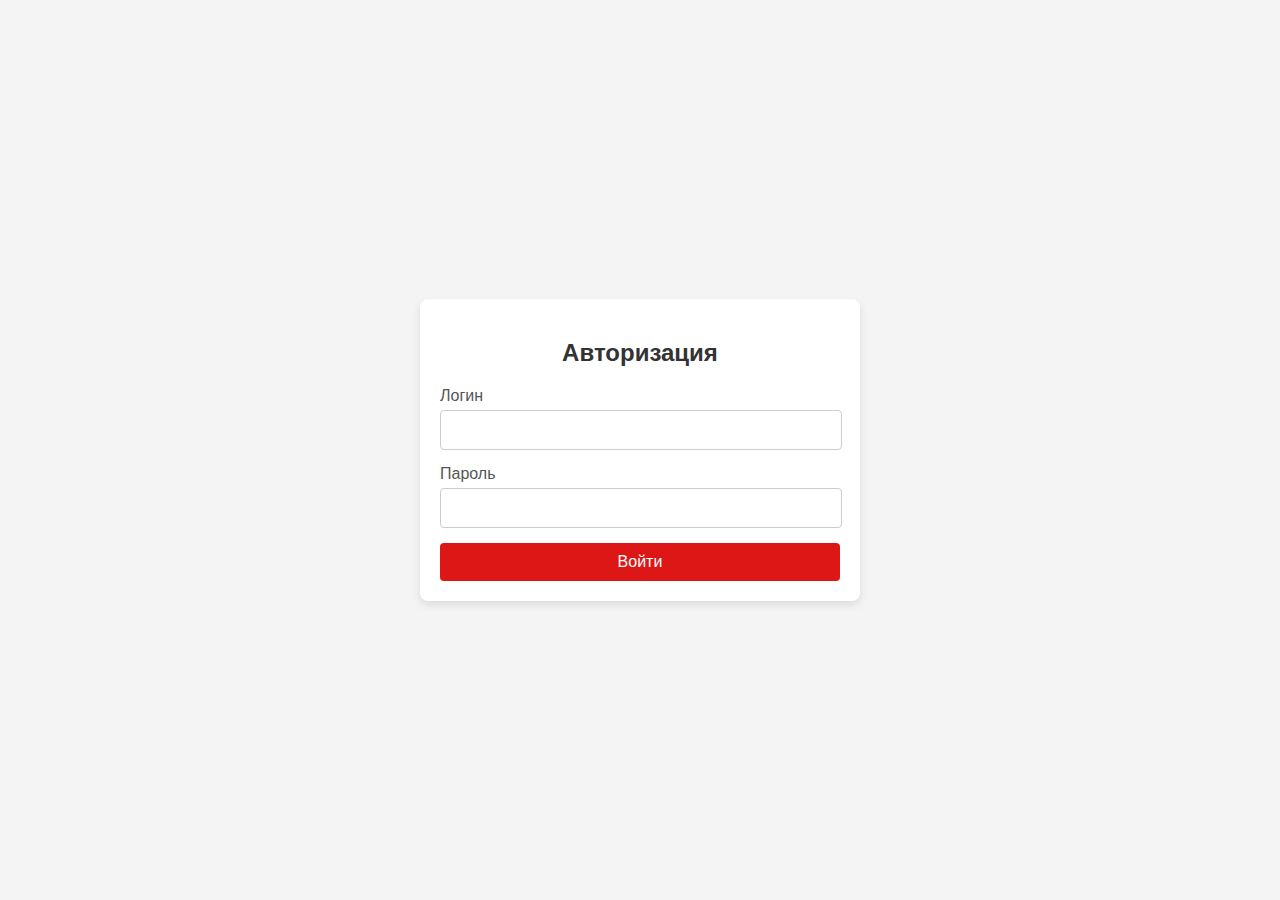
<file: login.html>
<!DOCTYPE html>
<html lang="ru">
<head>
    <meta charset="UTF-8">
    <meta name="viewport" content="width=device-width, initial-scale=1.0">
    <title>Форма авторизации</title>
    <style>
        body {
            font-family: Arial, sans-serif;
            display: flex;
            justify-content: center;
            align-items: center;
            height: 100vh;
            margin: 0;
            background-color: #f4f4f4;
        }

        .login-container {
            background-color: #fff;
            padding: 20px;
            border-radius: 8px;
            box-shadow: 0 4px 8px rgba(0, 0, 0, 0.1);
            max-width: 400px;
            width: 100%;
        }

        .login-container h2 {
            text-align: center;
            margin-bottom: 20px;
            font-size: 24px;
            color: #333;
        }

        .form-group {
            margin-bottom: 15px;
        }

        .form-group label {
            display: block;
            margin-bottom: 5px;
            color: #555;
        }

        .form-group input {
            width: 95%;
            padding: 10px;
            border: 1px solid #ccc;
            border-radius: 4px;
            font-size: 16px;
        }

        .form-group input:focus {
            border-color: #da3333;
            outline: none;
        }

        .submit-btn {
            width: 100%;
            padding: 10px;
            background-color: #DD1616;
            color: #fff;
            border: none;
            border-radius: 4px;
            font-size: 16px;
            cursor: pointer;
        }

        .submit-btn:hover {
            background-color: #da3333;
        }

        /* Адаптивность */
        @media (max-width: 600px) {
            .login-container {
                padding: 15px;
            }

            .login-container h2 {
                font-size: 20px;
            }

            .form-group input {
                font-size: 14px;
            }

            .submit-btn {
                font-size: 14px;
            }
        }
    </style>
</head>
<body>
    <div class="login-container">
        <h2>Авторизация</h2>
        <form method="POST" action="login.php">
            <div class="form-group">
                <label for="username">Логин</label>
                <input type="text" id="username" name="username" required>
            </div>
            <div class="form-group">
                <label for="password">Пароль</label>
                <input type="password" id="password" name="password" required>
            </div>
            <button type="submit" class="submit-btn">Войти</button>
        </form>
    </div>
</body>
</html>
</file>
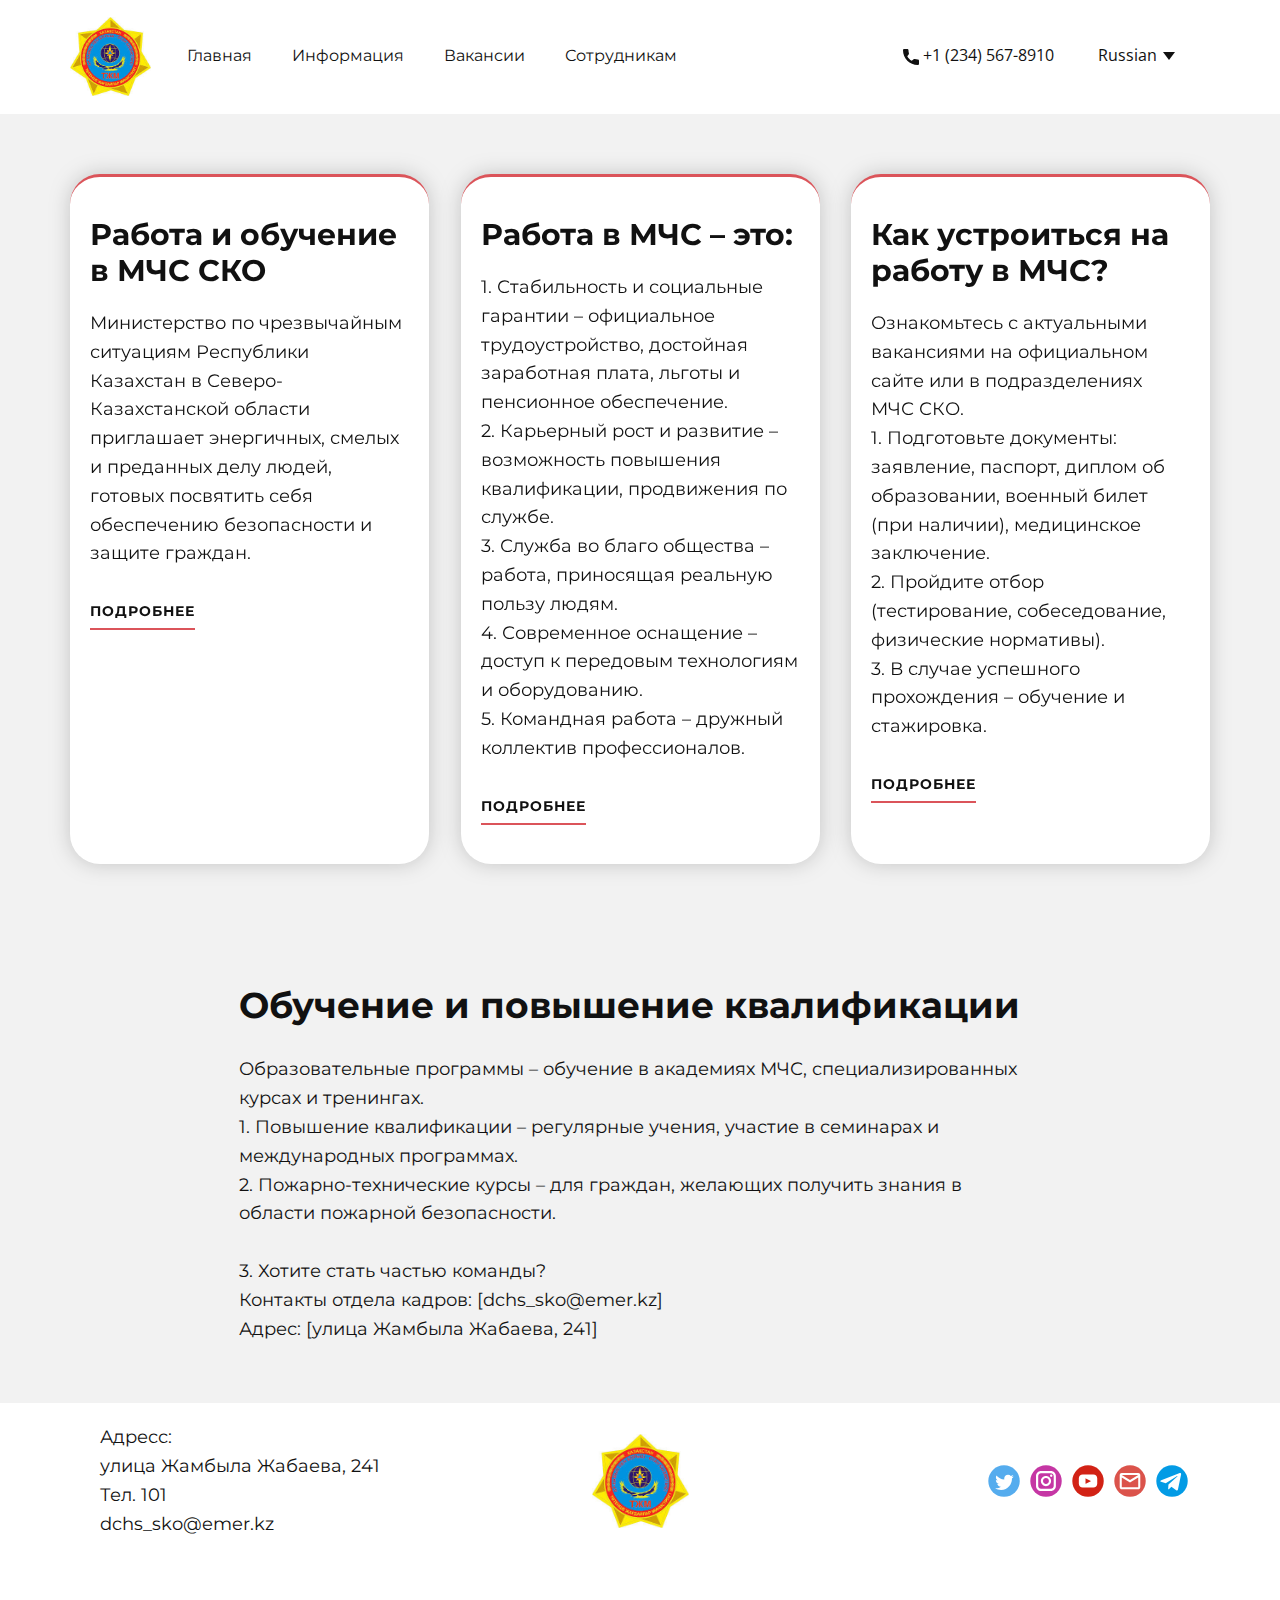
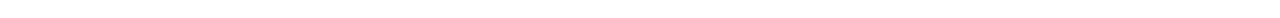
<file: Work.html>
<!DOCTYPE html>
<html style="font-size: 16px;" lang="ru"><head>
    <meta name="viewport" content="width=device-width, initial-scale=1.0">
    <meta charset="utf-8">
    <meta name="keywords" content="Введите данные​">
    <meta name="description" content="">
    <title>Work</title>
    <link rel="stylesheet" href="nicepage.css" media="screen">
<link rel="stylesheet" href="Work.css" media="screen">
    <script class="u-script" type="text/javascript" src="jquery-1.9.1.min.js" defer=""></script>
    <script class="u-script" type="text/javascript" src="nicepage.js" defer=""></script>
    <meta name="generator" content="Nicepage 7.5.1, nicepage.com">
    <meta name="referrer" content="origin">
    
    
    
    
    
    
    <link id="u-theme-google-font" rel="stylesheet" href="https://fonts.googleapis.com/css?family=Roboto:100,100i,300,300i,400,400i,500,500i,700,700i,900,900i|Open+Sans:300,300i,400,400i,500,500i,600,600i,700,700i,800,800i">
    <link id="u-page-google-font" rel="stylesheet" href="https://fonts.googleapis.com/css?family=Montserrat:100,100i,200,200i,300,300i,400,400i,500,500i,600,600i,700,700i,800,800i,900,900i">
    <script type="application/ld+json">{
		"@context": "http://schema.org",
		"@type": "Organization",
		"name": "WebSite6460430",
		"logo": "images/images.jpg",
		"sameAs": []
}</script>
    <meta name="theme-color" content="#478ac9">
    <meta property="og:title" content="Work">
    <meta property="og:description" content="">
    <meta property="og:type" content="website">
  <meta data-intl-tel-input-cdn-path="intlTelInput/"></head>
  <body data-path-to-root="./" data-include-products="false" class="u-body u-xl-mode" data-lang="ru"><header class="u-clearfix u-header u-header" id="header"><div class="u-clearfix u-sheet u-sheet-1">
        <a href="#" class="u-image u-logo u-image-1" data-image-width="228" data-image-height="222">
          <img src="images/images.jpg" class="u-logo-image u-logo-image-1">
        </a>
        <nav class="u-menu u-menu-one-level u-offcanvas u-menu-1">
          <div class="menu-collapse u-custom-font u-font-montserrat">
            <a class="u-button-style u-hamburger-link u-nav-link" href="#">
              <svg class="u-svg-link" viewBox="0 0 24 24"><use xlink:href="#svg-1377"></use></svg>
              <svg class="u-svg-content" version="1.1" id="svg-1377" viewBox="0 0 16 16" x="0px" y="0px" xmlns:xlink="http://www.w3.org/1999/xlink" xmlns="http://www.w3.org/2000/svg"><g><rect y="1" width="16" height="2"></rect><rect y="7" width="16" height="2"></rect><rect y="13" width="16" height="2"></rect>
</g></svg>
            </a>
          </div>
          <div class="u-custom-menu u-nav-container">
            <ul class="u-custom-font u-font-montserrat u-nav u-unstyled u-nav-1"><li class="u-nav-item"><a class="u-button-style u-nav-link" href="index.html">Главная</a>
</li><li class="u-nav-item"><a class="u-button-style u-nav-link" href="About.html">Информация</a>
</li><li class="u-nav-item"><a class="u-button-style u-nav-link" href="Work.html">Вакансии</a>
</li><li class="u-nav-item"><a class="u-button-style u-nav-link" href="login.html">Сотрудникам</a>
</li></ul>
          </div>
          <div id="a0d2" role="region" aria-label="Панель меню" class="u-custom-menu u-nav-container-collapse">
            <div class="u-black u-container-style u-inner-container-layout u-opacity u-opacity-95 u-sidenav">
              <div class="u-inner-container-layout u-sidenav-overflow">
                <div class="u-menu-close" aria-label="Закрыть меню"></div>
                <ul class="u-align-center u-nav u-popupmenu-items u-unstyled u-nav-2"><li class="u-nav-item"><a class="u-button-style u-nav-link" href="./">Главная</a>
</li><li class="u-nav-item"><a class="u-button-style u-nav-link" href="About.html">Информация</a>
</li><li class="u-nav-item"><a class="u-button-style u-nav-link" href="Work.html">Вакансии</a>
</li><li class="u-nav-item"><a class="u-button-style u-dialog-link u-nav-link" href="#popup-1ae2">Сотрудникам</a>
</li></ul>
              </div>
            </div>
            <div class="u-black u-menu-overlay u-opacity u-opacity-70"></div>
          </div>
        </nav>
        <a href="" class="u-active-none u-btn u-btn-rectangle u-button-style u-hover-none u-none u-btn-1">
          <span class="u-icon"><svg class="u-svg-content" viewBox="0 0 405.333 405.333" x="0px" y="0px" style="width: 1em; height: 1em;"><path d="M373.333,266.88c-25.003,0-49.493-3.904-72.704-11.563c-11.328-3.904-24.192-0.896-31.637,6.699l-46.016,34.752    c-52.8-28.181-86.592-61.952-114.389-114.368l33.813-44.928c8.512-8.512,11.563-20.971,7.915-32.64    C142.592,81.472,138.667,56.96,138.667,32c0-17.643-14.357-32-32-32H32C14.357,0,0,14.357,0,32    c0,205.845,167.488,373.333,373.333,373.333c17.643,0,32-14.357,32-32V298.88C405.333,281.237,390.976,266.88,373.333,266.88z"></path></svg></span>&nbsp;+1 (234) 567-8910
        </a>
        <div class="u-h-spacing-12 u-language u-language-content-text u-language-layout-dropdown u-v-spacing-6 u-language-1">
          <a class="u-language-active u-language-url" data-lang-text="Russian" href="#" data-language="ru">
            <svg class="u-caret u-caret-svg" version="1.1" id="Layer_1" xmlns="http://www.w3.org/2000/svg" xmlns:xlink="http://www.w3.org/1999/xlink" x="0px" y="0px" width="16px" height="16px" viewBox="0 0 16 16" style="fill:currentColor;" xml:space="preserve"><polygon class="st0" points="8,12 2,4 14,4 "></polygon></svg>
            <span class="u-icon u-language-icon u-language-ru u-icon-2"><svg xmlns="http://www.w3.org/2000/svg" xmlns:xlink="http://www.w3.org/1999/xlink" version="1.1" xml:space="preserve" class="u-svg-content" viewBox="0 0 112 112" x="0px" y="0px" style="width: 1em; height: 1em;"><rect y="16" fill="#F4F4F4" width="112" height="26.7"></rect><rect y="42.7" fill="#323E95" width="112" height="26.7"></rect><rect y="69.3" fill="#D8001E" width="112" height="26.7"></rect></svg></span>
          </a>
          <div class="u-border-1 u-border-grey-15 u-h-spacing-12 u-language-dropdown u-v-spacing-6 u-white">
            <a class="u-language-dropdown-url u-language-url" data-lang-text="Russian" href="./Work.html" data-language="ru">
              <span class="u-icon u-language-icon u-language-ru u-icon-2"><svg xmlns="http://www.w3.org/2000/svg" xmlns:xlink="http://www.w3.org/1999/xlink" version="1.1" xml:space="preserve" class="u-svg-content" viewBox="0 0 112 112" x="0px" y="0px" style="width: 1em; height: 1em;"><rect y="16" fill="#F4F4F4" width="112" height="26.7"></rect><rect y="42.7" fill="#323E95" width="112" height="26.7"></rect><rect y="69.3" fill="#D8001E" width="112" height="26.7"></rect></svg></span>
            </a>
            <a class="u-language-dropdown-url u-language-url" data-lang-text="қазақ тілі" href="./Work.html" data-language="kk">
              <span class="u-icon u-language-icon u-language-kk u-icon-4"><svg xmlns="http://www.w3.org/2000/svg" xmlns:xlink="http://www.w3.org/1999/xlink" version="1.1" xml:space="preserve" class="u-svg-content" viewBox="0 0 112 112" x="0px" y="0px" style="width: 1em; height: 1em;"><rect y="16" fill="#4EAEC4" width="112" height="80"></rect><path fill="#F5C832" d="M13.9,39.9c0-0.7-0.1-1.1-0.4-1.7c0,0-2.5-5.2-3.5-7.2c-0.1-0.2-0.2-0.5-0.2-1c0-0.7,0.6-1.2,1.3-1.2
	c0.6,0,1.3,0.6,1.3,1.2c0,0.8-0.4,1.2-0.8,1.2c-0.5,0-0.8-0.2-0.8-0.6c0-0.3,0.1-0.4,0.3-0.4c0.4,0,0.3,0.6,0.3,0.6
	c0.2,0,0.4-0.3,0.3-0.6c0.2,0,0.3-0.1,0.4-0.3c-0.1-0.1-0.2-0.2-0.4-0.2c0.1-0.4,0-0.5-0.4-0.6c0.1,0.1,0.1,0.3,0.1,0.4
	c-0.5-0.1-1.2,0.1-1.2,0.9c0,0.8,0.6,1.5,1.6,1.3c-0.2,0.1-0.4,0.4-0.4,0.7c0.2-0.1,0.4-0.1,0.4-0.1c-0.1,0.2-0.3,0.4-0.3,0.8
	c0.2-0.1,0.4-0.3,0.6-0.2c-0.4,0.8,0.1,1.9,1.3,2.1c-0.4-0.5-0.7-1.1-0.7-1.7c0-1.9,0.5-2.2,0.5-3.5c0-0.5-0.3-1.1-0.8-1.5
	c0.4-0.1,0.6-0.3,0.7-0.5c-0.2-0.4-0.4-0.5-0.8-0.5c0.5-0.3,1-0.8,1-1.6c0-1.3-0.5-1.8-0.5-3.2c0-0.8,0.6-1.8,0.6-1.8
	c-1.2,0.1-1.7,1.2-1.4,2c-0.2,0-0.4,0-0.5-0.1c-0.1,0.2,0,0.5,0.2,0.8c-0.2,0.1-0.2,0-0.5,0c0,0.2,0.2,0.5,0.5,0.8
	c-1-0.3-1.7,0.4-1.7,1.2c0,0.6,0.4,1,0.8,1c0.1,0,0.3-0.1,0.4-0.1c0.1,0.2,0,0.4-0.1,0.5c0.3-0.1,0.5-0.2,0.4-0.6
	c0.2,0,0.4-0.1,0.5-0.2c-0.1-0.2-0.3-0.3-0.5-0.3c0.2-0.3,0-0.5-0.3-0.7c0,0,0.2,0.7-0.2,0.7c-0.2,0-0.4-0.1-0.4-0.3
	c0-0.3,0.2-0.6,0.7-0.6c0.5,0,0.9,0.3,0.9,1.1c0,0.7-0.6,1.1-1.4,1.1c-0.7,0-1.2-0.4-1.2-1.1c0-1,1.4-3.2,1.4-4c0-0.6-0.6-1-1.1-1
	c-0.3,0-0.7,0.2-0.9,0.3C8.9,21.2,8.6,21,8.2,21c-0.6,0-1.1,0.4-1.1,1c0,0.8,1.4,3,1.4,4c0,0.7-0.5,1.1-1.2,1.1
	c-0.8,0-1.4-0.4-1.4-1.1c0-0.8,0.4-1.1,0.9-1.1c0.5,0,0.7,0.3,0.7,0.6c0,0.3-0.2,0.3-0.4,0.3c-0.4,0-0.3-0.7-0.3-0.7
	c-0.3,0.1-0.4,0.3-0.3,0.7c-0.2,0-0.4,0.1-0.5,0.3c0.1,0.1,0.3,0.2,0.5,0.2c-0.1,0.4,0.1,0.5,0.3,0.6c-0.1-0.1-0.1-0.4,0-0.5
	c0.1,0.1,0.3,0.1,0.4,0.1c0.4,0,0.8-0.4,0.8-1c0-0.8-0.6-1.5-1.7-1.2C6.8,24,6.9,23.7,7,23.5c-0.2,0-0.3,0.1-0.5,0
	c0.2-0.2,0.3-0.5,0.2-0.8c-0.2,0.1-0.3,0.2-0.5,0.1c0.3-0.8-0.3-1.9-1.4-2c0,0,0.7,1,0.7,1.8c0,1.5-0.5,2-0.5,3.2
	c0,0.8,0.5,1.4,0.9,1.6c-0.4,0-0.6,0.1-0.8,0.5c0.1,0.2,0.4,0.4,0.7,0.5c-0.5,0.4-0.8,1-0.8,1.5c0,1.3,0.5,1.6,0.5,3.5
	c0,0.6-0.2,1.1-0.7,1.7C6,34.9,6.5,33.8,6.1,33c0.2-0.1,0.4,0.1,0.6,0.2c0-0.4-0.2-0.6-0.3-0.8c0,0,0.2,0,0.4,0.1
	c0-0.3-0.2-0.5-0.4-0.7c1.1,0.2,1.6-0.5,1.6-1.3c0-0.8-0.7-1-1.2-0.9c0-0.1,0-0.2,0-0.4c-0.3,0.1-0.4,0.2-0.3,0.6
	c-0.2,0-0.3,0.1-0.4,0.2c0.1,0.1,0.3,0.2,0.4,0.3c-0.1,0.3,0.1,0.5,0.3,0.6c0,0-0.1-0.6,0.3-0.6c0.2,0,0.3,0.1,0.3,0.4
	c0,0.4-0.2,0.6-0.7,0.6C6.4,31.2,6,30.8,6,30c0-0.6,0.7-1.2,1.3-1.2c0.7,0,1.3,0.5,1.3,1.2c0,0.4,0,0.7-0.2,1c-1,2-3.5,7.2-3.5,7.2
	c-0.3,0.6-0.4,1.1-0.4,1.7c0,1.1,0.7,2,2,2.1c-1.3,0.1-2,1-2,2.1c0,0.7,0.1,1.1,0.4,1.7c0,0,2.5,5.2,3.5,7.2c0.1,0.3,0.2,0.6,0.2,1
	c0,0.7-0.6,1.2-1.3,1.2C6.6,55.2,6,54.7,6,54c0-0.8,0.4-1.1,0.8-1.1c0.5,0,0.7,0.2,0.7,0.6c0,0.3-0.1,0.4-0.3,0.4
	c-0.4,0-0.3-0.6-0.3-0.6c-0.2,0.1-0.4,0.3-0.3,0.6c-0.2,0-0.3,0.1-0.4,0.3c0.1,0.1,0.3,0.2,0.4,0.2c-0.1,0.3,0,0.5,0.3,0.6
	c-0.1-0.1-0.1-0.2,0-0.4c0.5,0.1,1.2-0.1,1.2-0.9c0-0.8-0.6-1.5-1.6-1.3c0.3-0.1,0.4-0.4,0.4-0.7c-0.2,0.1-0.4,0.1-0.4,0.1
	c0.1-0.2,0.3-0.4,0.3-0.8c-0.2,0.1-0.4,0.3-0.6,0.2c0.4-0.8-0.1-1.9-1.3-2.1c0.5,0.5,0.7,1.1,0.7,1.7c0,1.9-0.5,2.2-0.5,3.4
	c0,0.5,0.3,1.1,0.8,1.5C5.4,55.6,5.2,55.8,5,56c0.1,0.3,0.4,0.4,0.7,0.5c-0.5,0.4-0.8,1-0.8,1.5c0,1.3,0.5,1.6,0.5,3.5
	c0,0.6-0.2,1.1-0.7,1.7C6,62.9,6.5,61.8,6.1,61c0.2-0.1,0.4,0.1,0.6,0.2c0-0.4-0.2-0.6-0.3-0.8c0,0,0.2,0,0.4,0.1
	c0-0.3-0.2-0.5-0.4-0.7c1.1,0.2,1.6-0.5,1.6-1.3c0-0.8-0.7-1-1.2-0.9c0-0.1,0-0.2,0-0.4c-0.3,0.1-0.4,0.3-0.3,0.6
	c-0.2,0-0.3,0.1-0.4,0.2c0.1,0.1,0.3,0.2,0.4,0.3c-0.1,0.3,0.1,0.5,0.3,0.6c0,0-0.1-0.6,0.3-0.6c0.2,0,0.3,0.1,0.3,0.4
	c0,0.4-0.2,0.6-0.7,0.6C6.4,59.2,6,58.8,6,58c0-0.6,0.7-1.2,1.3-1.2c0.7,0,1.3,0.6,1.3,1.2c0,0.4,0,0.7-0.2,1c-1,2-3.5,7.2-3.5,7.2
	c-0.3,0.7-0.4,1.1-0.4,1.7c0,1.1,0.7,2,2,2.1c-1.3,0.1-2,1-2,2.1c0,0.7,0.1,1.1,0.4,1.8c0,0,2.5,5.2,3.5,7.2c0.1,0.2,0.2,0.5,0.2,1
	c0,0.7-0.6,1.2-1.3,1.2C6.6,83.2,6,82.7,6,82c0-0.8,0.4-1.1,0.8-1.1c0.5,0,0.7,0.2,0.7,0.6c0,0.3-0.1,0.4-0.3,0.4
	c-0.4,0-0.3-0.6-0.3-0.6c-0.2,0-0.4,0.3-0.3,0.6c-0.2,0-0.3,0.1-0.4,0.3c0.1,0.1,0.3,0.2,0.4,0.2c-0.1,0.4,0,0.5,0.3,0.6
	c-0.1-0.1-0.1-0.2,0-0.4c0.5,0.1,1.2-0.1,1.2-0.9c0-0.8-0.6-1.5-1.6-1.3c0.3-0.1,0.4-0.4,0.4-0.6c-0.2,0.1-0.4,0.1-0.4,0.1
	c0.1-0.2,0.3-0.4,0.3-0.8c-0.2,0.1-0.4,0.3-0.6,0.2c0.4-0.8-0.1-1.9-1.3-2.1c0.5,0.5,0.7,1.1,0.7,1.7c0,1.9-0.5,2.2-0.5,3.4
	c0,0.5,0.3,1.1,0.8,1.5C5.4,83.6,5.2,83.8,5,84c0.3,0.3,0.4,0.4,0.8,0.5c-0.5,0.2-0.9,0.8-0.9,1.6c0,1.3,0.5,1.8,0.5,3.2
	c0,0.8-0.7,1.8-0.7,1.8c1.1-0.1,1.7-1.2,1.4-2c0.2,0,0.3,0,0.5,0.2c0.1-0.2-0.1-0.5-0.2-0.8c0.1-0.1,0.2,0,0.5,0
	c0-0.2-0.2-0.5-0.5-0.8c1,0.3,1.7-0.5,1.7-1.2c0-0.6-0.4-1-0.8-1c-0.1,0-0.3,0-0.4,0.1c-0.1-0.2,0-0.4,0-0.5
	c-0.3,0.1-0.5,0.2-0.3,0.6c-0.2,0-0.4,0.1-0.5,0.2c0.1,0.2,0.3,0.3,0.5,0.2c-0.2,0.3,0,0.5,0.3,0.7c0,0-0.2-0.7,0.3-0.7
	c0.2,0,0.4,0.1,0.4,0.4c0,0.2-0.2,0.6-0.7,0.6c-0.5,0-0.9-0.4-0.9-1.1c0-0.7,0.6-1.1,1.4-1.1c0.7,0,1.2,0.4,1.2,1.1
	c0,0.9-1.4,3.1-1.4,4c0,0.6,0.6,1,1.1,1c0.4,0,0.7-0.2,0.9-0.3c0.2,0.2,0.6,0.3,0.9,0.3c0.6,0,1.1-0.4,1.1-1c0-0.9-1.4-3-1.4-4
	c0-0.7,0.5-1.1,1.2-1.1c0.8,0,1.4,0.4,1.4,1.1c0,0.8-0.4,1.1-0.9,1.1c-0.5,0-0.7-0.3-0.7-0.6c0-0.3,0.2-0.4,0.4-0.4
	c0.4,0,0.2,0.7,0.2,0.7c0.3-0.1,0.4-0.3,0.3-0.7c0.2,0,0.4-0.1,0.5-0.2c-0.1-0.1-0.3-0.2-0.5-0.2c0.1-0.4-0.1-0.5-0.4-0.6
	c0.1,0.2,0.1,0.4,0.1,0.5c-0.1-0.1-0.3-0.1-0.4-0.1c-0.4,0-0.8,0.4-0.8,1c0,0.8,0.6,1.5,1.7,1.2c-0.3,0.3-0.5,0.5-0.5,0.8
	c0.2,0,0.3-0.1,0.5,0c-0.2,0.3-0.3,0.5-0.2,0.8c0.1-0.1,0.3-0.2,0.5-0.2c-0.3,0.8,0.2,1.9,1.4,2c0,0-0.6-1-0.6-1.8
	c0-1.4,0.5-1.9,0.5-3.2c0-0.8-0.5-1.4-1-1.6c0.4,0,0.6-0.1,0.8-0.5c-0.1-0.3-0.4-0.4-0.7-0.5c0.5-0.4,0.8-1,0.8-1.5
	c0-1.3-0.5-1.6-0.5-3.4c0-0.6,0.2-1.2,0.7-1.7c-1.2,0.3-1.7,1.3-1.3,2.1c-0.3,0.1-0.4-0.1-0.6-0.2c0,0.4,0.2,0.6,0.3,0.8
	c0,0-0.2,0-0.4-0.1c0,0.3,0.2,0.5,0.4,0.6c-1.1-0.2-1.6,0.5-1.6,1.3c0,0.8,0.7,1,1.2,0.9c0,0.1,0,0.2-0.1,0.4
	c0.3-0.1,0.5-0.2,0.4-0.6c0.2,0,0.3-0.1,0.4-0.2c-0.1-0.1-0.3-0.2-0.4-0.3c0.1-0.3-0.1-0.5-0.3-0.6c0,0,0.1,0.6-0.3,0.6
	c-0.2,0-0.3-0.1-0.3-0.4c0-0.4,0.2-0.6,0.8-0.6c0.4,0,0.8,0.4,0.8,1.1c0,0.7-0.7,1.2-1.3,1.2c-0.7,0-1.3-0.5-1.3-1.2
	c0-0.4,0-0.7,0.2-1c1-2,3.5-7.2,3.5-7.2c0.3-0.7,0.4-1.1,0.4-1.8c0-1.1-0.7-1.9-2-2.1c1.3-0.1,2-1,2-2.1c0-0.7-0.1-1.1-0.4-1.7
	c0,0-2.5-5.2-3.5-7.2c-0.1-0.3-0.2-0.5-0.2-1c0-0.6,0.6-1.2,1.3-1.2c0.6,0,1.3,0.6,1.3,1.2c0,0.8-0.4,1.2-0.8,1.2
	c-0.5,0-0.8-0.2-0.8-0.6c0-0.3,0.1-0.4,0.3-0.4c0.4,0,0.3,0.6,0.3,0.6c0.2-0.1,0.4-0.3,0.3-0.6c0.2,0,0.3-0.1,0.4-0.3
	c-0.1-0.1-0.2-0.2-0.4-0.2c0.1-0.3,0-0.5-0.4-0.6c0.1,0.1,0.1,0.3,0.1,0.4c-0.5-0.1-1.2,0.1-1.2,0.9c0,0.8,0.6,1.5,1.6,1.3
	c-0.2,0.1-0.4,0.4-0.4,0.7c0.2-0.1,0.4-0.1,0.4-0.1c-0.1,0.2-0.3,0.4-0.3,0.8c0.2-0.1,0.4-0.3,0.6-0.2c-0.4,0.8,0.1,1.9,1.3,2.1
	c-0.4-0.5-0.7-1.1-0.7-1.7c0-1.9,0.5-2.2,0.5-3.5c0-0.5-0.3-1.1-0.8-1.5c0.4-0.1,0.6-0.3,0.7-0.5c-0.1-0.2-0.4-0.4-0.7-0.5
	c0.5-0.4,0.8-1,0.8-1.5c0-1.3-0.5-1.6-0.5-3.4c0-0.6,0.2-1.1,0.7-1.7c-1.2,0.3-1.7,1.3-1.3,2.1c-0.3,0.1-0.4-0.1-0.6-0.2
	c0,0.4,0.2,0.6,0.3,0.8c0,0-0.2,0-0.4-0.1c0,0.3,0.2,0.5,0.4,0.7c-1.1-0.2-1.6,0.5-1.6,1.3c0,0.8,0.7,1.1,1.2,0.9
	c0,0.1,0,0.3-0.1,0.4c0.3-0.1,0.5-0.2,0.4-0.6c0.2,0,0.3-0.1,0.4-0.2c-0.1-0.1-0.3-0.2-0.4-0.3c0.1-0.3-0.1-0.5-0.3-0.6
	c0,0,0.1,0.6-0.3,0.6c-0.2,0-0.3-0.1-0.3-0.4c0-0.4,0.2-0.6,0.8-0.6c0.4,0,0.8,0.3,0.8,1.1c0,0.7-0.7,1.2-1.3,1.2
	c-0.7,0-1.3-0.5-1.3-1.2c0-0.4,0-0.7,0.2-1c1-2,3.5-7.2,3.5-7.2c0.3-0.6,0.4-1.1,0.4-1.7c0-1.1-0.7-2-2-2.1
	C13.2,41.9,13.9,41,13.9,39.9z M8.1,22c0.3-0.3,1,0.3,1,0.3s0.8-0.6,1-0.3c0.3,0.4-0.6,1.9-1,3.1C8.7,23.9,7.8,22.4,8.1,22z M7.7,28
	c0,0-0.1,0-0.2,0c0.7-0.2,1.3-0.4,1.6-1c0.3,0.5,0.9,0.8,1.6,1c-0.1,0-0.1,0-0.2,0c-0.8,0.1-1.3,0.7-1.4,0.9C9,28.7,8.5,28.1,7.7,28
	z M9.2,40.4c0.4,0.9,1.3,1.5,2.1,1.6c-0.9,0.1-1.8,0.6-2.1,1.6C8.8,42.6,7.9,42.1,7,42C7.9,41.9,8.8,41.4,9.2,40.4z M9.2,68.5
	c0.4,0.9,1.3,1.5,2.1,1.6c-0.9,0.1-1.8,0.6-2.1,1.6C8.8,70.6,7.9,70.1,7,70C7.9,69.9,8.8,69.4,9.2,68.5z M10.2,90
	c-0.3,0.3-1-0.3-1-0.3s-0.8,0.6-1,0.3c-0.3-0.4,0.6-1.9,1-3C9.6,88.1,10.5,89.6,10.2,90z M10.6,84c0,0,0.1,0,0.2,0
	c-0.7,0.2-1.3,0.4-1.6,1c-0.3-0.5-0.9-0.8-1.6-1c0,0,0.1,0,0.2,0c0.8-0.1,1.3-0.7,1.4-0.9C9.3,83.3,9.8,83.9,10.6,84z M13,72.2
	c0,0.4-0.1,0.7-0.3,1.1c-0.7,1.5-3,6.5-3.5,7.5c-0.5-1-2.8-6-3.6-7.5c-0.1-0.3-0.2-0.7-0.2-1.1c0-1,0.9-1.3,1.4-1.3
	c0.6,0,1.2,0.4,1.2,1c0,0.3-0.2,0.6-0.5,0.6c-0.7,0-0.6-0.6-0.5-0.9c-0.4,0.2-0.7,0.5-0.6,0.9c-0.2,0-0.5,0.2-0.7,0.4
	c0.2,0.2,0.4,0.4,0.7,0.4C6.2,73.7,6.6,74,7,74.1c-0.1-0.4-0.2-0.8,0.5-0.8c0.5,0,0.9-0.1,1.1-0.4c0,0.4,0.1,2.1,0.1,2.1
	c0,0.6-0.9,0.6-1.4,0.4c0.2,0.7,0.6,1.1,1.7,1c-0.2,0.1-0.5,0.3-0.5,0.8c0,0.6,0.5,1.3,0.8,1.5c0.3-0.2,0.8-0.9,0.8-1.5
	c0-0.4-0.3-0.7-0.5-0.8c1,0.1,1.4-0.3,1.6-1c-0.6,0.2-1.4,0.2-1.4-0.4c0,0,0-1.7,0.1-2.1c0.2,0.3,0.6,0.4,1.1,0.4
	c0.7,0,0.6,0.5,0.5,0.8c0.4-0.1,0.7-0.3,0.6-0.9c0.3,0,0.5-0.2,0.7-0.4c-0.2-0.2-0.4-0.4-0.7-0.4c0.1-0.4-0.2-0.7-0.6-0.9
	c0.1,0.4,0.2,0.9-0.5,0.9c-0.3,0-0.5-0.2-0.5-0.6c0-0.6,0.6-1,1.2-1C12.1,70.9,13,71.2,13,72.2z M12.7,66.8c0.2,0.3,0.3,0.7,0.3,1.1
	c0,1-0.9,1.3-1.4,1.3c-0.6,0-1.2-0.4-1.2-1c0-0.4,0.2-0.6,0.5-0.6c0.7,0,0.6,0.6,0.5,0.9c0.4-0.2,0.7-0.5,0.6-0.9
	c0.2,0,0.5-0.1,0.7-0.4c-0.2-0.2-0.4-0.4-0.7-0.4c0.1-0.6-0.2-0.8-0.6-0.9c0.1,0.4,0.2,0.9-0.5,0.9c-0.5,0-0.9,0.1-1.1,0.4
	c0-0.4-0.1-2.1-0.1-2.1c0-0.6,0.9-0.6,1.4-0.4c-0.2-0.7-0.6-1.1-1.6-1c0.2-0.1,0.5-0.3,0.5-0.8c0-0.6-0.5-1.3-0.8-1.5
	c-0.3,0.2-0.8,0.9-0.8,1.5c0,0.4,0.3,0.7,0.5,0.8c-1-0.1-1.5,0.3-1.7,1c0.6-0.2,1.5-0.2,1.4,0.4c0,0,0,1.7-0.1,2.1
	c-0.2-0.3-0.6-0.4-1.1-0.4c-0.7,0-0.6-0.4-0.5-0.9c-0.4,0.1-0.7,0.4-0.6,0.9c-0.3,0-0.5,0.1-0.7,0.4c0.2,0.2,0.4,0.3,0.7,0.4
	c-0.1,0.4,0.2,0.7,0.6,0.9c-0.1-0.4-0.2-0.9,0.5-0.9c0.3,0,0.5,0.2,0.5,0.6c0,0.6-0.6,1-1.2,1c-0.5,0-1.4-0.3-1.4-1.3
	c0-0.4,0.1-0.7,0.2-1.1c0.7-1.5,3-6.5,3.6-7.5C9.7,60.3,12,65.2,12.7,66.8z M10.6,56c0,0,0.1,0,0.1,0C10.7,56,10.6,56,10.6,56
	c-0.8,0.2-1.3,0.7-1.4,1C9,56.7,8.5,56.1,7.7,56c0,0-0.1,0-0.1,0c0,0,0.1,0,0.1,0C8.5,55.9,9,55.3,9.2,55C9.3,55.3,9.8,55.9,10.6,56
	z M13,44.2c0,0.4-0.1,0.7-0.3,1.1c-0.7,1.5-3,6.5-3.5,7.5c-0.5-1-2.8-6-3.6-7.5c-0.1-0.3-0.2-0.7-0.2-1.1c0-0.9,0.9-1.3,1.4-1.3
	c0.6,0,1.2,0.4,1.2,1c0,0.4-0.2,0.6-0.5,0.6c-0.7,0-0.6-0.6-0.5-0.9c-0.4,0.2-0.7,0.5-0.6,0.9c-0.2,0-0.5,0.2-0.7,0.4
	c0.2,0.2,0.4,0.3,0.7,0.4C6.2,45.7,6.6,46,7,46.1c-0.1-0.4-0.2-0.8,0.5-0.8c0.5,0,0.9-0.1,1.1-0.4c0,0.4,0.1,2.1,0.1,2.1
	c0,0.7-0.9,0.6-1.4,0.4c0.2,0.8,0.6,1.1,1.7,1c-0.2,0.1-0.5,0.3-0.5,0.8c0,0.6,0.5,1.3,0.8,1.5c0.3-0.2,0.8-0.9,0.8-1.5
	c0-0.4-0.3-0.7-0.5-0.8c1,0.1,1.4-0.3,1.6-1c-0.6,0.2-1.4,0.2-1.4-0.4c0,0,0-1.7,0.1-2.1c0.2,0.3,0.6,0.4,1.1,0.4
	c0.7,0,0.6,0.4,0.5,0.8c0.4-0.1,0.7-0.4,0.6-0.9c0.3,0,0.5-0.2,0.7-0.4c-0.2-0.2-0.4-0.4-0.7-0.4c0.1-0.3-0.2-0.7-0.6-0.9
	c0.1,0.4,0.2,0.9-0.5,0.9c-0.3,0-0.5-0.2-0.5-0.6c0-0.6,0.6-1,1.2-1C12.1,42.9,13,43.2,13,44.2z M11.6,41.1c-0.6,0-1.2-0.5-1.2-1
	c0-0.4,0.2-0.6,0.5-0.6c0.7,0,0.6,0.6,0.5,0.9c0.4-0.2,0.7-0.5,0.6-0.9c0.2,0,0.5-0.1,0.7-0.4c-0.2-0.2-0.4-0.4-0.7-0.4
	c0.1-0.5-0.2-0.8-0.6-0.9c0.1,0.4,0.2,0.8-0.5,0.8c-0.5,0-0.9,0.1-1.1,0.4c0-0.4-0.1-2.1-0.1-2.1c0-0.6,0.9-0.6,1.4-0.4
	c-0.2-0.7-0.6-1.1-1.6-1c0.2-0.1,0.5-0.3,0.5-0.8c0-0.6-0.5-1.3-0.8-1.5c-0.3,0.2-0.8,0.9-0.8,1.5c0,0.4,0.3,0.7,0.5,0.8
	c-1-0.1-1.5,0.3-1.7,1c0.6-0.2,1.5-0.2,1.4,0.4c0,0,0,1.7-0.1,2.1c-0.2-0.3-0.6-0.4-1.1-0.4c-0.7,0-0.6-0.5-0.5-0.8
	c-0.4,0.1-0.7,0.4-0.6,0.9c-0.3,0-0.5,0.2-0.7,0.4c0.2,0.2,0.4,0.4,0.7,0.4c-0.1,0.3,0.2,0.7,0.6,0.9c-0.1-0.4-0.2-0.9,0.5-0.9
	c0.3,0,0.5,0.2,0.5,0.6c0,0.5-0.6,1-1.2,1c-0.5,0-1.4-0.4-1.4-1.3c0-0.4,0.1-0.7,0.2-1.1c0.7-1.5,3-6.5,3.6-7.5c0.5,1,2.8,6,3.5,7.5
	c0.2,0.3,0.3,0.7,0.3,1.1C13,40.8,12.1,41.1,11.6,41.1z M53,72.2c-0.1,0.3-0.8,0.6-1.9,0.6c-0.6,0-1.2-0.1-1.8-0.2
	c-2.5-0.5-4.3-1.4-5.7-2.1C43.1,70.3,43,70.1,43,70c0-0.1,0.2-0.2,0.4-0.2c0.1,0,0.2,0,0.2-0.1c-0.2-0.1-0.6-0.1-1-0.2
	c-0.6-0.1-1.2-0.2-1.2-0.4l0,0l0.1-0.2c0.1-0.2,0.4-0.2,0.6-0.2c0.1,0,0.3-0.1,0.3-0.1c0,0-0.3-0.1-0.6-0.2
	c-0.6-0.1-1.2-0.3-1.3-0.7c0.1-0.2,0.4-0.3,0.8-0.3c0.2,0,0.6,0,0.6-0.1c-0.1-0.2-0.5-0.2-0.9-0.3c-0.7-0.1-1.5-0.3-1.6-0.8
	c0.2-0.4,0.6-0.3,1.1-0.2c0.2,0,0.4,0,0.5,0c0-0.2-0.1-0.3-0.4-0.4c-0.2-0.1-0.5-0.2-0.9-0.4c-0.9-0.5-2.6-1.8-2.5-2.5
	c0-0.1,0.1-0.2,0.3-0.2c0.4,0,1.1,0.4,1.7,0.7c0.3,0.1,0.6,0.3,0.7,0.3c0,0,0,0,0,0c-0.2-0.1-0.3-0.2-0.6-0.4
	c-2-1.8-4.1-3.7-3.6-4.4c0.4-0.1,1,0.5,2,1.3c0.7,0.6,1.6,1.5,1.9,1.5c0-0.1-0.3-0.5-0.6-1c-1.3-1.8-3.9-5.6-3.1-7
	c0.3-0.1,0.7,0.5,1.6,2.1c0.7,1.3,1.9,3.2,2.2,3.2c0-0.1-0.3-1-0.6-1.8c-1-2.5-1.7-4.7-1.4-5.2c0,0,0.1,0,0.1,0c0.1,0,0.1,0,0.2,0.2
	c0,0,0,0,0,0.1c0,0,0,0,0,0c0.4,0.5,0.9,1.6,1.7,3.4c0.2,0.5,0.4,1,0.5,1.2c-0.1-0.2-0.1-0.6-0.1-0.9c-0.1-0.9-0.1-1.9-0.1-2.5
	c0-0.2,0.2-0.3,0.4-0.3c0.1,0,0.2,0,0.2,0c0.7,8.5,7.9,17.2,18.9,17.2c0.1,0,0.2,0.2,0.2,0.3v0l-0.1,0.2l-0.1-0.1l-0.1,0
	C58.9,71.4,58.1,72,58,72c-0.1-0.1-0.5-0.8-1.8-1.1c-1.5-0.3-2.5-0.4-3.1-0.4h-0.5c-0.2,0-0.3,0-0.4-0.1l-0.8-0.7
	c-0.9-0.8-1.5-1.3-2.6-2c-0.6-0.4-1-0.4-1.2-0.4h-0.3c-0.2,0-0.3,0-0.6-0.2c-0.7-0.6-1.2-1.4-1.7-2.2c-0.4-0.7-0.8-1.3-1.4-2
	c-1.3-1.5-2.3-2.1-2.4-2.1l0,0l0,0.2c-0.1,0-0.4,0-0.6,0c-0.1,0-0.2,0-0.2,0c0.1,0.9,0.4,1.1,0.6,1.3c0.1,0.1,0.3,0.2,0.2,0.4
	c0,0.2-0.3,0.2-0.4,0.2h-0.3c-0.2,0-0.2,0-0.2,0c0.2,0.6,0.8,0.9,1.2,1.2c0.3,0.2,0.5,0.3,0.6,0.4l0,0l0,0.2c0,0.1-0.1,0.1-0.2,0.1
	l-0.4,0c0,0.4,0.7,0.7,1.3,0.9c0.3,0.1,0.5,0.2,0.7,0.3c0.1,0,0.2,0.1,0.2,0.2c0,0.1-0.2,0.1-0.3,0.2c-0.1,0-0.2,0.1-0.3,0.1
	c0,0.1,0.3,0.2,0.4,0.3c0.3,0.1,0.4,0.3,0.4,0.4c0,0.2-0.2,0.2-0.4,0.3c-0.1,0-0.3,0.1-0.3,0.1c0.1,0.2,0.6,0.4,0.9,0.5
	c0.5,0.2,0.7,0.3,0.7,0.4c0,0.1-0.1,0.2-0.3,0.3c-0.1,0-0.2,0.1-0.2,0.1c0.2,0.3,0.6,0.3,0.9,0.3c0.3,0,0.6,0,0.7,0.2l0,0.2
	c0,0.2-0.3,0.3-0.5,0.4c-0.1,0.1-0.2,0.2-0.3,0.2c0.8,0.5,3.1,1.6,4.8,1.9c0.6,0.1,1.1,0.2,1.7,0.2c0.2,0,0.4,0,0.6,0l0.3,0
	C52.9,72.2,53,72.2,53,72.2z M73.6,74.1c0,0.4-0.1,0.8-0.3,1c-0.5,0.5-1.3,0.6-1.9,0.6c-0.3,0-0.6,0-0.6,0c0.1,0.1,0.2,0.8-0.3,1
	c-0.6,0.3-1.7,0-1.8-0.1c0,0.1-0.2,0.6-0.6,0.7c-0.4,0.1-0.8-0.2-0.9-0.2c0,0.1-0.4,0.5-0.9,0.7c-0.4,0.1-1-0.1-1.1-0.1
	c0,0-0.5,0.5-0.9,0.6c0,0,0,0,0,0c-0.5,0-0.8-0.3-0.8-0.4c0,0.1-0.6,0.6-1.1,0.6h0c-0.4,0-0.6-0.4-0.6-0.6c0,0.1-0.4,0.3-0.8,0.4
	c-0.6,0-1.1-0.2-1.1-0.2c0,0-0.6,0.2-1,0.2c-0.4,0-0.6-0.2-0.6-0.4c0,0,0,0,0,0c-0.1,0.1-0.5,0.4-0.9,0.4c-0.4,0-0.6-0.1-0.7-0.3
	c-0.1-0.1-0.1-0.2-0.1-0.4c0.1-0.2,0.2-0.4,0.5-0.5c0.1-0.1,0.2-0.2,0.4-0.3c0.5-0.4,1-0.8,1-0.8c0.6,0,1.2,0.1,1.7,0.1
	c1.7,0,3.2-0.3,4.5-1l1.1,0c0-0.2,0-0.4,0.2-0.4c0.3-0.1,0.5-0.5,0.5-0.8c0,0,0-0.1,0-0.2c0.1-0.1,0.1-0.1,0.3-0.1
	c1.3,0.2,3.2,0.3,4.7,0.4C73.5,73.9,73.6,73.9,73.6,74.1z M79.6,63.9c0.2,0.1,0.7-0.1,1.1-0.4c0.8-0.5,1.5-0.8,1.6-0.4
	c0.1,0.5-0.7,1.3-2.3,2.4c-0.3,0.2-0.6,0.3-0.8,0.4c-0.2,0.1-0.3,0.2-0.4,0.2c0.2,0,0.3,0,0.4,0c0.3,0,0.6,0,0.8,0.1l0.1,0.2
	c0,0.5-0.7,0.7-1.3,0.9c-0.3,0.1-0.7,0.2-0.8,0.4c0,0.1,0.2,0.1,0.4,0.1c0.2,0,0.5,0,0.5,0.2c-0.1,0.5-0.9,0.7-1.5,0.8
	c-0.3,0.1-0.7,0.1-0.7,0.2c0,0,0.2,0.1,0.3,0.1c0.3,0,0.7,0.1,0.6,0.5c0,0.3-0.6,0.3-1.3,0.4c-0.4,0-0.9,0.1-1.1,0.2
	c0,0,0.2,0.1,0.3,0.1c0.3,0.1,0.6,0.2,0.6,0.4c0,0.1-0.1,0.3-0.9,0.5c-1.8,0.6-2.5,0.7-3.6,0.9c-2.1,0.3-3.1,0.4-3.5,0.4
	c-0.5,0-0.6-0.1-0.6-0.1c0.1-0.2,0.4-0.3,1.6-0.5c0.3,0,0.6-0.1,0.7-0.1c0.2,0,0.4-0.1,0.6-0.1c0.5-0.1,0.9-0.2,1.1-0.3
	c0.5-0.3,1-0.6,1.7-0.8c0.1-0.1,0-0.2,0-0.3c-0.1-0.1-0.2-0.3-0.2-0.4c0.1-0.2,0.1-0.2,0.3-0.2l0.2,0.1v-0.1c0.1,0,0.2,0,0.3-0.2
	c0.1-0.1,0.1-0.3,0-0.4c0-0.1,0-0.2,0-0.2c0-0.2,0.2-0.2,0.6-0.3c0.3,0,0.7-0.1,0.8-0.3c-0.1-0.1-0.2-0.2-0.2-0.3
	c0-0.1,0.2-0.2,0.7-0.5c0.2-0.1,0.6-0.3,0.7-0.4c0,0-0.1-0.1-0.2-0.1c-0.1,0-0.2-0.1-0.2-0.2v0l0.1-0.1c0.1-0.1,0.3-0.2,0.6-0.3
	c0.5-0.3,1.2-0.6,1.4-0.9c-0.1-0.1-0.2-0.1-0.3,0c-0.1,0-0.2,0-0.2,0l-0.2-0.1c0-0.1,0-0.1,0.1-0.2c0.1-0.1,0.2-0.2,0.3-0.3
	c0.3-0.3,0.7-0.6,0.9-1.1c-0.1,0-0.2,0-0.3,0c-0.4,0.1-0.6,0-0.6-0.1c0-0.3,0.1-0.6,0.3-0.9c0.2-0.3,0.3-0.7,0.3-1
	c-0.2-0.1-0.4,0.1-0.6,0.2l-0.3-0.4c0,0-0.8,0.2-2,1.7c-0.6,0.7-1,1.4-1.4,2c-0.5,0.8-0.9,1.6-1.7,2.2c-0.3,0.1-0.6,0.2-0.9,0.3
	c-1.3,0.5-2.8,1-4.6,3c-0.1,0.1-0.3,0.1-0.7,0.1c-0.6,0-1.6,0.1-3.3,0.4c-1.5,0.3-2.3,0.6-2.3,0.6c0,0-3.2,1.4-4.3,2.3
	c0.3,0,0.6-0.1,0.8-0.2l0.8,0c0,0,0,0.1-0.1,0.1h0.1c0,0-0.1,0.1-0.2,0.2c-0.3,0.4-0.6,0.8-0.6,0.9l0.1,0.2v-0.1
	c1.4,0.1,3.4,0,4.9,0.1l0.3,0c0.3,0,0.7-0.1,0.8,0.2c-0.3,0.4-1,0.5-1.4,0.5c-2.1,0.1-7,0.1-7.1,0.1c0,0-0.3,0.2-0.5,0.3
	c-0.2,0-0.2-0.1-0.3-0.2c-0.2,0-0.3,0.1-0.3,0.3c-0.1,0.2-0.1,0.3-0.2,0.3h-0.1c-0.2,0-0.2-0.3-0.3-0.4c-0.1-0.2-0.1-0.5,0-0.7
	c0.3-0.6,1-1.3,1.9-1.8c0.5-0.3,1-0.4,1.5-0.6c0.4-0.1,0.8-0.3,1.1-0.4c0.6-0.4,1.1-0.7,1.6-1c0.9-0.6,1.6-1.1,2.9-1.3
	c7.5-1.1,16-8.2,16.5-17.1c0.1-0.2,0.6-0.1,0.6,0.2c0.1,0.5,0,1.6,0,2.5c0,0.5-0.1,1.1,0,1.2c0,0,0,0,0,0c0-0.2,0.6-1.4,1.1-2.5
	l0.2-0.4c0.7-1.5,1-2.3,1.4-2.3h0l0.1,0.1c0.4,0.5-0.7,3-1.9,6c-0.4,1-0.8,1.9-0.8,2c0.4,0,1.7-2.2,2.7-3.8c1.2-1.9,1.6-2.6,1.8-2.6
	c0,0,0,0.1,0,0.1c0,0,0,0,0,0c0,0,0,0,0,0c0,0.1,0.1,0.2,0.1,0.3c0,0.1,0,0.1,0,0.2c0,0.1,0,0.2,0,0.4c0,0,0,0,0,0
	c-0.2,1.8-2.4,4.6-3.5,6.1c-0.3,0.4-0.6,0.8-0.7,0.9c0.2,0,0.9-0.6,1.5-1.1c0.8-0.8,1.7-1.5,2.1-1.5h0l0.2,0.1c0.5,0.6-1.2,2.3-3,4
	C80.1,63.4,79.6,63.9,79.6,63.9z M61.4,37.2c0.1-0.6,1.5-3.3,1.5-3.3s0.3,3,0.1,3.7c-0.1,0.4-0.4,0.8-1,0.7
	C61.5,38.1,61.3,37.7,61.4,37.2z M63.8,37.8c0.2-0.6,2.1-3,2.1-3s-0.3,3-0.6,3.6c-0.2,0.4-0.5,0.7-1.1,0.5
	C63.7,38.7,63.7,38.2,63.8,37.8z M66.1,38.8c0.4-0.5,2.7-2.5,2.7-2.5s-0.9,2.9-1.3,3.4c-0.3,0.4-0.7,0.6-1.2,0.3
	C65.8,39.7,65.8,39.2,66.1,38.8z M68.1,40.3c0.4-0.4,3.1-1.9,3.1-1.9s-1.5,2.7-1.9,3.1c-0.3,0.3-0.8,0.5-1.2,0
	C67.6,41,67.8,40.6,68.1,40.3z M69.8,42.1c0.5-0.3,3.4-1.3,3.4-1.3s-2,2.3-2.5,2.7c-0.4,0.3-0.8,0.3-1.2-0.2
	C69.2,42.7,69.4,42.3,69.8,42.1z M71.1,44.2c0.6-0.2,3.6-0.6,3.6-0.6s-2.4,1.9-3,2.1c-0.4,0.2-0.9,0.1-1.1-0.5
	C70.4,44.7,70.7,44.3,71.1,44.2z M75.6,46.6c0,0-2.7,1.4-3.3,1.5c-0.5,0.1-0.9-0.1-1-0.7c-0.1-0.6,0.2-0.9,0.7-1
	C72.6,46.4,75.6,46.6,75.6,46.6z M75.9,49.8c0,0-2.9,0.8-3.5,0.8c-0.5,0-0.8-0.2-0.9-0.8c0-0.6,0.4-0.8,0.9-0.8
	C73,48.9,75.9,49.8,75.9,49.8z M75.6,52.9c0,0-3,0.3-3.6,0.1c-0.5-0.1-0.8-0.4-0.7-1c0.1-0.6,0.5-0.8,1-0.7
	C72.9,51.5,75.6,52.9,75.6,52.9z M74.7,56c0,0-3-0.3-3.6-0.6c-0.4-0.2-0.7-0.5-0.5-1.1c0.2-0.6,0.7-0.6,1.1-0.5
	C72.3,54.1,74.7,56,74.7,56z M73.2,58.8c0,0-2.9-0.9-3.4-1.3c-0.4-0.3-0.6-0.7-0.2-1.2c0.3-0.5,0.8-0.5,1.2-0.2
	C71.2,56.4,73.2,58.8,73.2,58.8z M71.2,61.2c0,0-2.7-1.5-3.1-1.9c-0.3-0.3-0.4-0.8,0-1.2c0.4-0.4,0.9-0.3,1.2,0
	C69.7,58.5,71.2,61.2,71.2,61.2z M66.1,60.7c-0.2-0.4-0.3-0.8,0.2-1.2c0.5-0.3,0.9-0.1,1.2,0.3c0.3,0.5,1.3,3.4,1.3,3.4
	S66.4,61.3,66.1,60.7z M63.8,61.7c-0.2-0.4-0.1-0.8,0.5-1.1c0.6-0.2,0.9,0,1.1,0.5c0.2,0.6,0.6,3.6,0.6,3.6S64,62.3,63.8,61.7z
	 M50.8,63.2c0,0,0.9-2.9,1.3-3.4c0.3-0.4,0.7-0.6,1.2-0.3c0.5,0.4,0.5,0.8,0.2,1.2C53.1,61.3,50.8,63.2,50.8,63.2z M51.4,59.3
	c-0.4,0.4-3.1,1.9-3.1,1.9s1.5-2.7,1.9-3.1c0.3-0.3,0.8-0.4,1.2,0C51.9,58.5,51.8,59,51.4,59.3z M49.8,57.5
	c-0.5,0.3-3.4,1.3-3.4,1.3s2-2.3,2.5-2.7c0.4-0.2,0.8-0.3,1.2,0.2C50.3,56.8,50.1,57.2,49.8,57.5z M48.4,55.4
	c-0.6,0.3-3.6,0.6-3.6,0.6s2.4-1.9,3-2.1c0.4-0.2,0.9-0.1,1.1,0.5C49.1,54.9,48.9,55.2,48.4,55.4z M47.6,53.1
	c-0.6,0.1-3.6-0.1-3.6-0.1s2.7-1.4,3.3-1.5c0.5-0.1,0.9,0,1,0.7C48.4,52.7,48,53,47.6,53.1z M47.2,50.6c-0.6,0-3.6-0.8-3.6-0.8
	s2.9-0.8,3.6-0.8c0.5,0,0.8,0.2,0.8,0.8C48,50.4,47.6,50.6,47.2,50.6z M47.2,48.1c-0.6-0.1-3.3-1.5-3.3-1.5s3-0.3,3.6-0.1
	c0.4,0.1,0.8,0.4,0.7,1C48.1,48.1,47.7,48.2,47.2,48.1z M47.8,45.7c-0.6-0.2-3-2.1-3-2.1s3,0.4,3.6,0.6c0.4,0.2,0.7,0.5,0.5,1.1
	C48.7,45.8,48.2,45.9,47.8,45.7z M46.3,40.8c0,0,2.9,0.9,3.4,1.3c0.4,0.3,0.6,0.7,0.2,1.2c-0.3,0.5-0.8,0.5-1.2,0.2
	C48.3,43.1,46.3,40.8,46.3,40.8z M50.3,41.4c-0.4-0.4-1.9-3.1-1.9-3.1s2.7,1.5,3.1,1.9c0.3,0.3,0.4,0.8,0,1.2
	C51,41.9,50.6,41.8,50.3,41.4z M59.8,60.2c-5.7,0-10.4-4.6-10.4-10.4c0-5.7,4.6-10.3,10.4-10.3c5.7,0,10.3,4.6,10.3,10.3
	C70.1,55.5,65.5,60.2,59.8,60.2z M58.9,37.2c0-0.6,0.8-3.5,0.8-3.5s0.9,2.9,0.9,3.5c0,0.5-0.2,0.8-0.9,0.9
	C59.2,38,58.9,37.6,58.9,37.2z M63.1,62c0.1,0.6-0.1,3.6-0.1,3.6s-1.4-2.7-1.5-3.3c-0.1-0.5,0.1-0.9,0.7-1
	C62.7,61.2,63,61.5,63.1,62z M59.8,61.5c0.6,0,0.9,0.4,0.9,0.9c0,0.6-0.9,3.5-0.9,3.5s-0.8-2.9-0.8-3.5
	C58.9,61.9,59.2,61.5,59.8,61.5z M57.5,61.3c0.6,0.1,0.8,0.6,0.7,1c-0.1,0.6-1.5,3.3-1.5,3.3s-0.3-3-0.1-3.6
	C56.6,61.5,56.9,61.2,57.5,61.3z M55.7,61.7c-0.2,0.6-2.1,3-2.1,3s0.3-3,0.6-3.6c0.2-0.4,0.5-0.7,1.1-0.5
	C55.8,60.9,55.9,61.3,55.7,61.7z M52.1,39.8c-0.3-0.5-1.3-3.4-1.3-3.4s2.3,2,2.7,2.5c0.3,0.4,0.3,0.8-0.2,1.2
	C52.7,40.3,52.3,40.1,52.1,39.8z M54.2,38.4c-0.2-0.6-0.6-3.6-0.6-3.6s1.9,2.4,2.1,3c0.2,0.4,0.1,0.9-0.5,1.1
	C54.7,39.1,54.3,38.9,54.2,38.4z M56.5,37.6c-0.1-0.6,0.1-3.7,0.1-3.7s1.4,2.7,1.5,3.3c0.1,0.5-0.1,0.9-0.7,1
	C56.9,38.4,56.6,38,56.5,37.6z"></path></svg></span>
            </a>
            <a class="u-language-dropdown-url u-language-url" data-lang-text="English" href="./Work.html" data-language="en">
              <span class="u-icon u-language-en u-language-icon u-icon-5"><svg xmlns="http://www.w3.org/2000/svg" xmlns:xlink="http://www.w3.org/1999/xlink" version="1.1" xml:space="preserve" class="u-svg-content" viewBox="0 0 112 112" x="0px" y="0px" style="width: 1em; height: 1em;"><rect y="16" fill="#19237F" width="112" height="80"></rect><path fill="#EDEDED" d="M47.8,16h3.5v33.7H0v-4.8h27.5L0,25.9v-3.8l33.2,22.8h7.7L0,16.8V16h8.8l39,26.9V16z M75,44.9h-7.7L109.4,16
	h-5.1L65.1,42.9V16h-3.4v33.7H112v-4.8H85.4L112,26.6v-7L75,44.9z M61.7,96h3.4V70.7l37,25.3h9.9v-0.8L73.2,68.7H81l31,21.2v-3.1
	L85.4,68.7H112v-4.8H61.7V96z M0,68.7h27.5L0,87.7v7.8l39.1-26.8h7.8L7.1,96H11l36.8-25.3V96h3.5V63.9H0V68.7z"></path><path fill="#BD0034" d="M112,16v3.6L75,44.9h-7.7L109.4,16H112z M73.2,68.7L112,95.2v-5.3L81,68.7H73.2z M40.9,44.9L0,16.8v5.3
	l33.2,22.8C33.2,44.9,40.9,44.9,40.9,44.9z M39.1,68.7L0,95.5V96h7.1l39.8-27.3H39.1z M61.7,16H51.3v33.7H0v14.2h51.3V96h10.4V63.9
	H112V49.7H61.7V16z"></path></svg></span>
            </a>
          </div>
        </div>
      </div></header>
    <section class="u-align-center u-clearfix u-container-align-center u-grey-5 u-section-1" src="" id="sec-9663">
      <div class="u-clearfix u-sheet u-valign-middle u-sheet-1">
        <div class="u-expanded-width u-list u-list-1">
          <div class="u-repeater u-repeater-1">
            <div class="u-align-center u-border-3 u-border-no-bottom u-border-no-left u-border-no-right u-border-palette-2-base u-container-align-center u-container-style u-hover-feature u-list-item u-radius u-repeater-item u-shape-round u-white u-list-item-1" data-animation-name="customAnimationIn" data-animation-duration="1500" data-animation-delay="500">
              <div class="u-container-layout u-similar-container u-container-layout-1">
                <h3 class="u-align-left u-custom-font u-font-montserrat u-text u-text-1"> Работа и обучение в МЧС СКО</h3>
                <p class="u-align-left u-custom-font u-font-montserrat u-text u-text-2"> Министерство по чрезвычайным ситуациям Республики Казахстан в Северо-Казахстанской области приглашает энергичных, смелых и преданных делу людей, готовых посвятить себя обеспечению безопасности и защите граждан.</p>
                <a href="#" class="u-align-left u-border-2 u-border-active-palette-2-base u-border-hover-palette-2-base u-border-no-left u-border-no-right u-border-no-top u-border-palette-2-base u-btn u-button-style u-custom-font u-font-montserrat u-none u-text-active-palette-2-base u-text-body-color u-text-hover-palette-2-base u-btn-1" data-animation-name="customAnimationIn" data-animation-duration="1500" data-animation-delay="500" data-animation-direction=""> Подробнее </a>
              </div>
            </div>
            <div class="u-align-center u-border-3 u-border-no-bottom u-border-no-left u-border-no-right u-border-palette-2-base u-container-align-center u-container-style u-hover-feature u-list-item u-radius u-repeater-item u-shape-round u-white u-list-item-2" data-animation-name="customAnimationIn" data-animation-duration="1000">
              <div class="u-container-layout u-similar-container u-container-layout-2">
                <h3 class="u-align-left u-custom-font u-font-montserrat u-text u-text-3"> Работа в МЧС – это:</h3>
                <p class="u-align-left u-custom-font u-font-montserrat u-text u-text-4"> 1. Стабильность и социальные гарантии – официальное трудоустройство, достойная заработная плата, льготы и пенсионное обеспечение.<br>2. Карьерный рост и развитие – возможность повышения квалификации, продвижения по службе.<br>3. Служба во благо общества – работа, приносящая реальную пользу людям.<br>4. Современное оснащение – доступ к передовым технологиям и оборудованию.<br>5. Командная работа – дружный коллектив профессионалов.
                </p>
                <a href="#" class="u-align-left u-border-2 u-border-active-palette-2-base u-border-hover-palette-2-base u-border-no-left u-border-no-right u-border-no-top u-border-palette-2-base u-btn u-button-style u-custom-font u-font-montserrat u-none u-text-active-palette-2-base u-text-body-color u-text-hover-palette-2-base u-btn-2" data-animation-name="customAnimationIn" data-animation-duration="1500" data-animation-delay="500" data-animation-direction=""> Подробнее </a>
              </div>
            </div>
            <div class="u-align-center u-border-3 u-border-no-bottom u-border-no-left u-border-no-right u-border-palette-2-base u-container-align-center u-container-align-left u-container-style u-hover-feature u-list-item u-radius u-repeater-item u-shape-round u-white u-list-item-3" data-animation-name="customAnimationIn" data-animation-duration="1000">
              <div class="u-container-layout u-similar-container u-container-layout-3">
                <h3 class="u-align-left u-custom-font u-font-montserrat u-text u-text-5"> Как устроиться на работу в МЧС?</h3>
                <p class="u-align-left u-custom-font u-font-montserrat u-text u-text-6"> Ознакомьтесь с актуальными вакансиями на официальном сайте или в подразделениях МЧС СКО.<br>1. Подготовьте документы: заявление, паспорт, диплом об образовании, военный билет (при наличии), медицинское заключение.<br>2. Пройдите отбор (тестирование, собеседование, физические нормативы).<br>3. В случае успешного прохождения – обучение и стажировка.
                </p>
                <a href="#" class="u-align-left u-border-2 u-border-active-palette-2-base u-border-hover-palette-2-base u-border-no-left u-border-no-right u-border-no-top u-border-palette-2-base u-btn u-button-style u-custom-font u-font-montserrat u-none u-text-active-palette-2-base u-text-body-color u-text-hover-palette-2-base u-btn-3" data-animation-name="customAnimationIn" data-animation-duration="1500" data-animation-delay="500" data-animation-direction="">Подробнее </a>
              </div>
            </div>
          </div>
        </div>
      </div>
      
      
      
    </section>
    <section class="u-clearfix u-grey-5 u-section-2" id="block-2">
      <div class="u-clearfix u-sheet u-valign-middle u-sheet-1">
        <h3 class="u-custom-font u-font-montserrat u-text u-text-1"> Обучение и повышение квалификации</h3>
        <p class="u-custom-font u-font-montserrat u-text u-text-2"> Образовательные программы – обучение в академиях МЧС, специализированных курсах и тренингах.<br>1. Повышение квалификации – регулярные учения, участие в семинарах и международных программах.<br>2. Пожарно-технические курсы – для граждан, желающих получить знания в области пожарной безопасности.<br>
          <br>3. Хотите стать частью команды?<br>Контакты отдела кадров: [​dchs_sko@emer.kz]<br>Адрес: [​улица Жамбыла Жабаева, 241]
        </p>
      </div>
    </section>
    
    
    
    
    
    <footer class="u-clearfix u-footer u-white" id="footer"><div class="u-clearfix u-sheet u-sheet-1">
        <div class="data-layout-selected u-clearfix u-expanded-width u-gutter-30 u-layout-wrap u-layout-wrap-1">
          <div class="u-gutter-0 u-layout">
            <div class="u-layout-row">
              <div class="u-align-center-sm u-align-center-xs u-align-left-md u-align-left-xl u-container-style u-layout-cell u-left-cell u-size-20 u-size-30-md u-layout-cell-1">
                <div class="u-container-layout u-valign-middle u-container-layout-1">
                  <p class="u-custom-font u-font-montserrat u-small-text u-text u-text-variant u-text-1">
                    <font style="vertical-align: inherit;">
                      <font style="vertical-align: inherit;">
                        <font style="vertical-align: inherit;">
                          <font style="vertical-align: inherit;">
                            <font style="vertical-align: inherit;">
                              <font style="vertical-align: inherit;">
                                <font style="vertical-align: inherit;">
                                  <font style="vertical-align: inherit;"></font>
                                </font>
                              </font>
                            </font>
                          </font>
                        </font>
                      </font>
                    </font>Адресс:<br>улица Жамбыла Жабаева, 241<br>Тел. 101<br>dchs_sko@emer.kz<br>
                  </p>
                </div>
              </div>
              <div class="u-align-center-sm u-align-right-md u-container-style u-layout-cell u-size-20 u-size-30-md u-layout-cell-2">
                <div class="u-container-layout u-valign-middle u-container-layout-2">
                  <a href="#" class="u-image u-logo u-image-1" data-image-width="228" data-image-height="222">
                    <img src="images/images.jpg" class="u-logo-image u-logo-image-1">
                  </a>
                </div>
              </div>
              <div class="u-align-center-sm u-align-center-xs u-align-left-md u-align-right-lg u-align-right-xl u-container-style u-layout-cell u-right-cell u-size-20 u-size-30-md u-layout-cell-3">
                <div class="u-container-layout u-valign-middle u-container-layout-3">
                  <div class="u-social-icons u-spacing-10 u-social-icons-1">
                    <a class="u-social-url" title="twitter" target="_blank" href="">
                      <span class="u-icon u-social-icon u-social-twitter u-icon-1"><svg class="u-svg-link" preserveAspectRatio="xMidYMin slice" viewBox="0 0 112 112" style=""><use xlink:href="#svg-5c79"></use></svg><svg class="u-svg-content" viewBox="0 0 112 112" x="0" y="0" id="svg-5c79"><circle fill="currentColor" class="st0" cx="56.1" cy="56.1" r="55"></circle><path fill="#FFFFFF" d="M83.8,47.3c0,0.6,0,1.2,0,1.7c0,17.7-13.5,38.2-38.2,38.2C38,87.2,31,85,25,81.2c1,0.1,2.1,0.2,3.2,0.2
      c6.3,0,12.1-2.1,16.7-5.7c-5.9-0.1-10.8-4-12.5-9.3c0.8,0.2,1.7,0.2,2.5,0.2c1.2,0,2.4-0.2,3.5-0.5c-6.1-1.2-10.8-6.7-10.8-13.1
      c0-0.1,0-0.1,0-0.2c1.8,1,3.9,1.6,6.1,1.7c-3.6-2.4-6-6.5-6-11.2c0-2.5,0.7-4.8,1.8-6.7c6.6,8.1,16.5,13.5,27.6,14
      c-0.2-1-0.3-2-0.3-3.1c0-7.4,6-13.4,13.4-13.4c3.9,0,7.3,1.6,9.8,4.2c3.1-0.6,5.9-1.7,8.5-3.3c-1,3.1-3.1,5.8-5.9,7.4
      c2.7-0.3,5.3-1,7.7-2.1C88.7,43,86.4,45.4,83.8,47.3z"></path></svg></span>
                    </a>
                    <a class="u-social-url" title="instagram" target="_blank" href="">
                      <span class="u-icon u-social-icon u-social-instagram u-icon-2"><svg class="u-svg-link" preserveAspectRatio="xMidYMin slice" viewBox="0 0 112 112" style=""><use xlink:href="#svg-6978"></use></svg><svg class="u-svg-content" viewBox="0 0 112 112" x="0" y="0" id="svg-6978"><circle fill="currentColor" cx="56.1" cy="56.1" r="55"></circle><path fill="#FFFFFF" d="M55.9,38.2c-9.9,0-17.9,8-17.9,17.9C38,66,46,74,55.9,74c9.9,0,17.9-8,17.9-17.9C73.8,46.2,65.8,38.2,55.9,38.2
      z M55.9,66.4c-5.7,0-10.3-4.6-10.3-10.3c-0.1-5.7,4.6-10.3,10.3-10.3c5.7,0,10.3,4.6,10.3,10.3C66.2,61.8,61.6,66.4,55.9,66.4z"></path><path fill="#FFFFFF" d="M74.3,33.5c-2.3,0-4.2,1.9-4.2,4.2s1.9,4.2,4.2,4.2s4.2-1.9,4.2-4.2S76.6,33.5,74.3,33.5z"></path><path fill="#FFFFFF" d="M73.1,21.3H38.6c-9.7,0-17.5,7.9-17.5,17.5v34.5c0,9.7,7.9,17.6,17.5,17.6h34.5c9.7,0,17.5-7.9,17.5-17.5V38.8
      C90.6,29.1,82.7,21.3,73.1,21.3z M83,73.3c0,5.5-4.5,9.9-9.9,9.9H38.6c-5.5,0-9.9-4.5-9.9-9.9V38.8c0-5.5,4.5-9.9,9.9-9.9h34.5
      c5.5,0,9.9,4.5,9.9,9.9V73.3z"></path></svg></span>
                    </a>
                    <a class="u-social-url" target="_blank" data-type="YouTube" title="YouTube" href="">
                      <span class="u-icon u-social-icon u-social-youtube u-icon-3"><svg class="u-svg-link" preserveAspectRatio="xMidYMin slice" viewBox="0 0 112 112" style=""><use xlink:href="#svg-8245"></use></svg><svg class="u-svg-content" viewBox="0 0 112 112" x="0" y="0" id="svg-8245"><circle fill="currentColor" cx="56.1" cy="56.1" r="55"></circle><path fill="#FFFFFF" d="M74.9,33.3H37.3c-7.4,0-13.4,6-13.4,13.4v18.8c0,7.4,6,13.4,13.4,13.4h37.6c7.4,0,13.4-6,13.4-13.4V46.7 C88.3,39.3,82.3,33.3,74.9,33.3L74.9,33.3z M65.9,57l-17.6,8.4c-0.5,0.2-1-0.1-1-0.6V47.5c0-0.5,0.6-0.9,1-0.6l17.6,8.9 C66.4,56,66.4,56.8,65.9,57L65.9,57z"></path></svg></span>
                    </a>
                    <a class="u-social-url" target="_blank" data-type="Email" title="Email" href="">
                      <span class="u-icon u-social-email u-social-icon u-icon-4"><svg class="u-svg-link" preserveAspectRatio="xMidYMin slice" viewBox="0 0 112 112" style=""><use xlink:href="#svg-ce90"></use></svg><svg class="u-svg-content" viewBox="0 0 112 112" x="0" y="0" id="svg-ce90"><circle fill="currentColor" cx="56.1" cy="56.1" r="55"></circle><path id="path3864" fill="#FFFFFF" d="M27.2,28h57.6c4,0,7.2,3.2,7.2,7.2l0,0v42.7c0,3.9-3.2,7.2-7.2,7.2l0,0H27.2
	c-4,0-7.2-3.2-7.2-7.2V35.2C20,31.1,23.2,28,27.2,28 M56,52.9l28.8-17.8H27.2L56,52.9 M27.2,77.7h57.6V43.5L56,61.3L27.2,43.5V77.7z
	"></path></svg></span>
                    </a>
                    <a class="u-social-url" target="_blank" data-type="Telegram" title="Telegram" href="">
                      <span class="u-icon u-social-icon u-social-telegram u-icon-5"><svg class="u-svg-link" preserveAspectRatio="xMidYMin slice" viewBox="0 0 112 112" style=""><use xlink:href="#svg-9cae"></use></svg><svg class="u-svg-content" viewBox="0 0 112 112" x="0" y="0" id="svg-9cae"><circle fill="currentColor" cx="56.1" cy="56.1" r="55"></circle><path fill="#FFFFFF" d="M18.4,53.2l64.7-24.9c3-1.1,5.6,0.7,4.7,5.3l0,0l-11,51.8c-0.8,3.7-3,4.6-6.1,2.8L53.9,75.8l-8.1,7.8
	c-0.9,0.9-1.7,1.6-3.4,1.6l1.2-17l31.1-28c1.4-1.2-0.3-1.9-2.1-0.7L34.2,63.7l-16.6-5.2C14,57.4,14,54.9,18.4,53.2L18.4,53.2z"></path></svg></span>
                    </a>
                  </div>
                </div>
              </div>
            </div>
          </div>
        </div>
      </div></footer>
  <section class="u-black u-clearfix u-container-style u-dialog-block u-opacity u-opacity-70 u-valign-middle u-dialog-section-7" id="popup-1ae2">
      <div class="u-align-center u-container-align-center u-container-style u-dialog u-white u-dialog-1">
        <div class="u-container-layout u-container-layout-1">
          <h2 class="u-align-center u-text u-text-default u-text-1">Введите данные </h2>
          <a href="employee.html" data-page-id="857018739" class="u-btn u-button-style u-custom-font u-font-montserrat u-btn-1" title="employee">Вход</a>
        </div>
        <button class="u-dialog-close-button u-icon u-text-grey-40 u-icon-1"><svg class="u-svg-link" preserveAspectRatio="xMidYMin slice" viewBox="0 0 16 16" style=""><use xmlns:xlink="http://www.w3.org/1999/xlink" xlink:href="#svg-efe9"></use></svg><svg xmlns="http://www.w3.org/2000/svg" xmlns:xlink="http://www.w3.org/1999/xlink" version="1.1" xml:space="preserve" class="u-svg-content" viewBox="0 0 16 16" x="0px" y="0px" id="svg-efe9"><rect x="7" y="0" transform="matrix(0.7071 -0.7071 0.7071 0.7071 -3.3138 8.0002)" width="2" height="16"></rect><rect x="0" y="7" transform="matrix(0.7071 -0.7071 0.7071 0.7071 -3.3138 8.0002)" width="16" height="2"></rect></svg></button>
      </div>
    </section><style>.u-dialog-section-7 .u-dialog-1 {
  width: 800px;
  height: auto;
  min-height: 250px;
  margin: 60px auto;
}

.u-dialog-section-7 .u-container-layout-1 {
  padding: 0 0 30px;
}

.u-dialog-section-7 .u-text-1 {
  margin: 50px auto 0;
}

.u-dialog-section-7 .u-btn-1 {
  margin: 67px auto 0;
}

.u-dialog-section-7 .u-icon-1 {
  width: 20px;
  height: 20px;
}

@media (max-width: 991px) {
  .u-dialog-section-7 .u-dialog-1 {
    width: 720px;
  }
}

@media (max-width: 767px) {
  .u-dialog-section-7 .u-dialog-1 {
    width: 540px;
  }
}

@media (max-width: 575px) {
  .u-dialog-section-7 .u-dialog-1 {
    width: 340px;
  }
}</style>
</body></html>
</file>
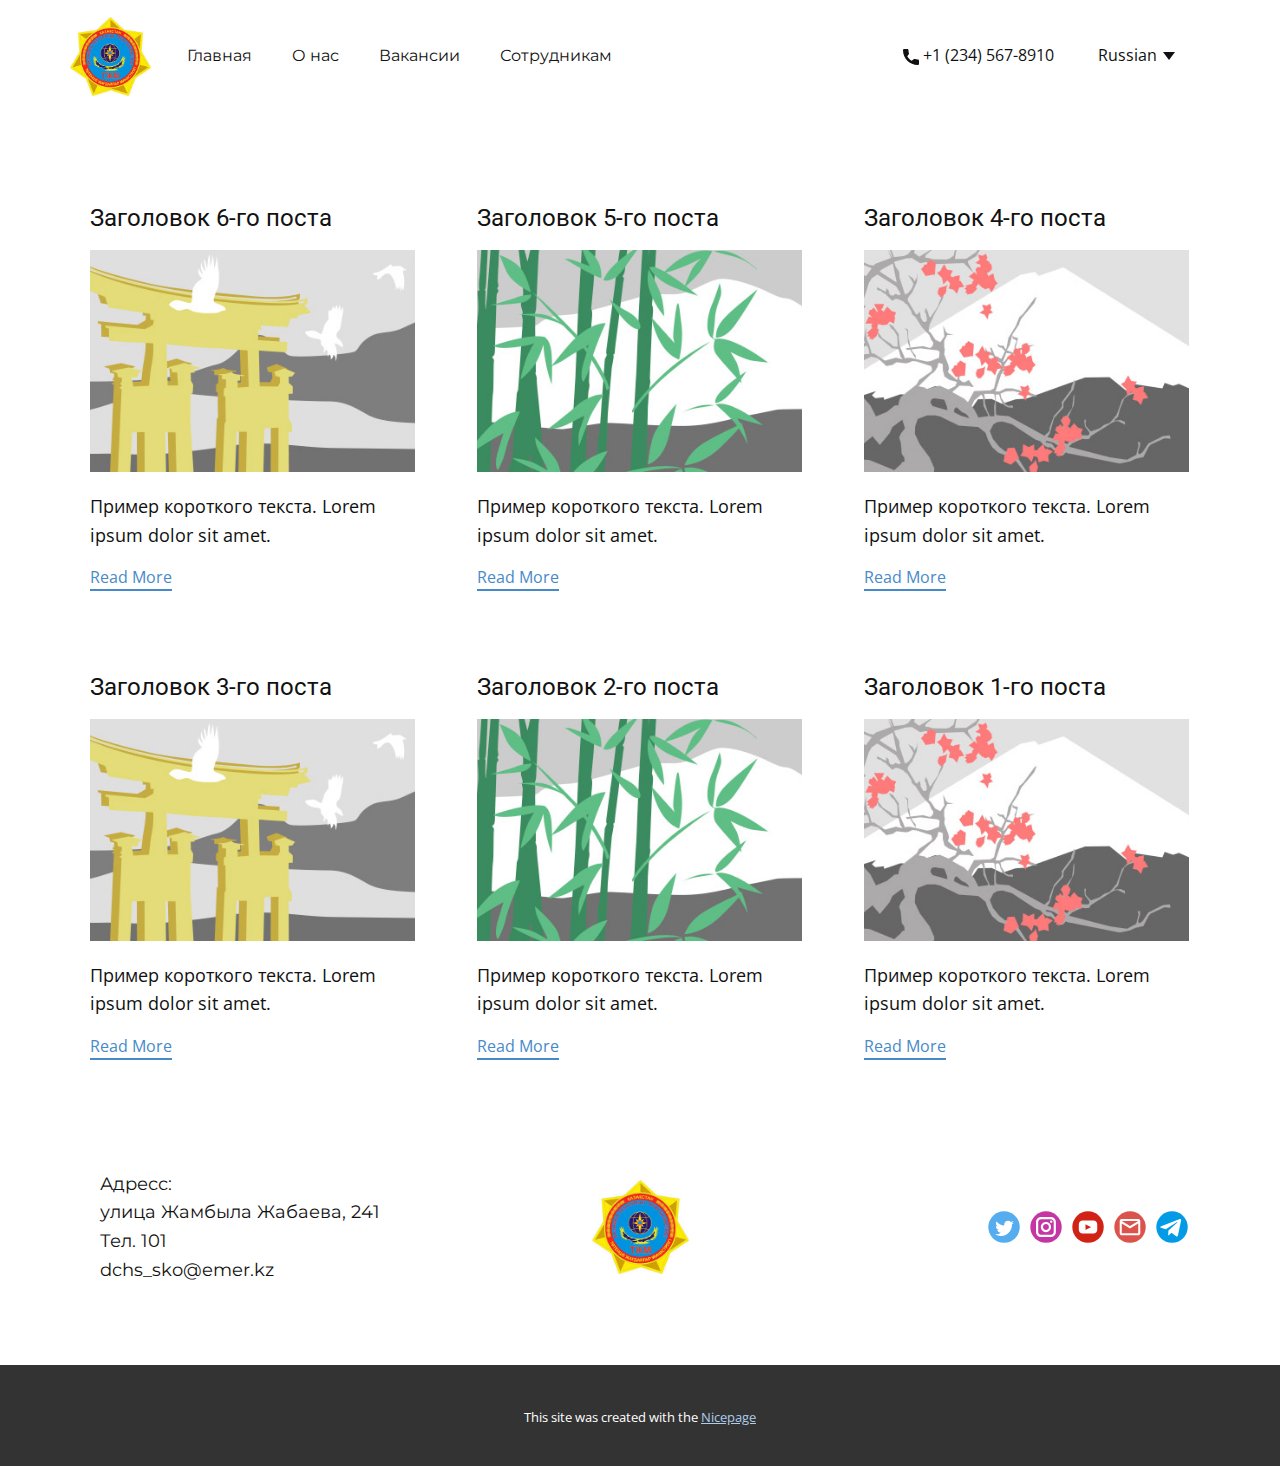
<file: blog/blog.html>
<!DOCTYPE html>
<html style="font-size: 16px;" lang="ru"><head>
    <meta name="viewport" content="width=device-width, initial-scale=1.0">
    <meta charset="utf-8">
    <meta name="keywords" content="">
    <meta name="description" content="">
    <title>Блог</title>
    <link rel="stylesheet" href="../nicepage.css" media="screen">
<link rel="stylesheet" href="../Blog-Template.css" media="screen">
    <script class="u-script" type="text/javascript" src="../jquery-1.9.1.min.js" defer=""></script>
    <script class="u-script" type="text/javascript" src="../nicepage.js" defer=""></script>
    <meta name="generator" content="Nicepage 7.5.1, nicepage.com">
    <meta name="referrer" content="origin">
    
    
    
    
    
    <link id="u-theme-google-font" rel="stylesheet" href="https://fonts.googleapis.com/css?family=Roboto:100,100i,300,300i,400,400i,500,500i,700,700i,900,900i|Open+Sans:300,300i,400,400i,500,500i,600,600i,700,700i,800,800i">
    <link id="u-page-google-font" rel="stylesheet" href="https://fonts.googleapis.com/css?family=Montserrat:100,100i,200,200i,300,300i,400,400i,500,500i,600,600i,700,700i,800,800i,900,900i">
    <script type="application/ld+json">{
		"@context": "http://schema.org",
		"@type": "Organization",
		"name": "WebSite6460430",
		"logo": "images/images.jpg",
		"sameAs": []
}</script>
    <meta name="theme-color" content="#478ac9">
  <meta data-intl-tel-input-cdn-path="intlTelInput/"></head>
  <body data-path-to-root="../" data-include-products="false" class="u-body u-xl-mode" data-lang="ru"><header class="u-clearfix u-header u-header" id="header"><div class="u-clearfix u-sheet u-sheet-1">
        <a href="#" class="u-image u-logo u-image-1" data-image-width="228" data-image-height="222">
          <img src="../images/images.jpg" class="u-logo-image u-logo-image-1">
        </a>
        <nav class="u-menu u-menu-one-level u-offcanvas u-menu-1">
          <div class="menu-collapse u-custom-font u-font-montserrat">
            <a class="u-button-style u-hamburger-link u-nav-link" href="#">
              <svg class="u-svg-link" viewBox="0 0 24 24"><use xlink:href="#svg-1377"></use></svg>
              <svg class="u-svg-content" version="1.1" id="svg-1377" viewBox="0 0 16 16" x="0px" y="0px" xmlns:xlink="http://www.w3.org/1999/xlink" xmlns="http://www.w3.org/2000/svg"><g><rect y="1" width="16" height="2"></rect><rect y="7" width="16" height="2"></rect><rect y="13" width="16" height="2"></rect>
</g></svg>
            </a>
          </div>
          <div class="u-custom-menu u-nav-container">
            <ul class="u-custom-font u-font-montserrat u-nav u-unstyled u-nav-1"><li class="u-nav-item"><a class="u-button-style u-nav-link" href="../">Главная</a>
</li><li class="u-nav-item"><a class="u-button-style u-nav-link" href="../About.html">О нас</a>
</li><li class="u-nav-item"><a class="u-button-style u-nav-link" href="../Work.html">Вакансии</a>
</li><li class="u-nav-item"><a class="u-button-style u-dialog-link u-nav-link" href="#popup-1ae2">Сотрудникам</a>
</li></ul>
          </div>
          <div id="a0d2" role="region" aria-label="Панель меню" class="u-custom-menu u-nav-container-collapse">
            <div class="u-black u-container-style u-inner-container-layout u-opacity u-opacity-95 u-sidenav">
              <div class="u-inner-container-layout u-sidenav-overflow">
                <div class="u-menu-close" aria-label="Закрыть меню"></div>
                <ul class="u-align-center u-nav u-popupmenu-items u-unstyled u-nav-2"><li class="u-nav-item"><a class="u-button-style u-nav-link" href="../">Главная</a>
</li><li class="u-nav-item"><a class="u-button-style u-nav-link" href="../About.html">О нас</a>
</li><li class="u-nav-item"><a class="u-button-style u-nav-link" href="../Work.html">Вакансии</a>
</li><li class="u-nav-item"><a class="u-button-style u-dialog-link u-nav-link" href="#popup-1ae2">Сотрудникам</a>
</li></ul>
              </div>
            </div>
            <div class="u-black u-menu-overlay u-opacity u-opacity-70"></div>
          </div>
        </nav>
        <a href="" class="u-active-none u-btn u-btn-rectangle u-button-style u-hover-none u-none u-btn-1">
          <span class="u-icon"><svg class="u-svg-content" viewBox="0 0 405.333 405.333" x="0px" y="0px" style="width: 1em; height: 1em;"><path d="M373.333,266.88c-25.003,0-49.493-3.904-72.704-11.563c-11.328-3.904-24.192-0.896-31.637,6.699l-46.016,34.752    c-52.8-28.181-86.592-61.952-114.389-114.368l33.813-44.928c8.512-8.512,11.563-20.971,7.915-32.64    C142.592,81.472,138.667,56.96,138.667,32c0-17.643-14.357-32-32-32H32C14.357,0,0,14.357,0,32    c0,205.845,167.488,373.333,373.333,373.333c17.643,0,32-14.357,32-32V298.88C405.333,281.237,390.976,266.88,373.333,266.88z"></path></svg></span>&nbsp;+1 (234) 567-8910
        </a>
        <div class="u-h-spacing-12 u-language u-language-content-text u-language-layout-dropdown u-v-spacing-6 u-language-1">
          <a class="u-language-active u-language-url" data-lang-text="Russian" href="#" data-language="ru">
            <svg class="u-caret u-caret-svg" version="1.1" id="Layer_1" xmlns="http://www.w3.org/2000/svg" xmlns:xlink="http://www.w3.org/1999/xlink" x="0px" y="0px" width="16px" height="16px" viewBox="0 0 16 16" style="fill:currentColor;" xml:space="preserve"><polygon class="st0" points="8,12 2,4 14,4 "></polygon></svg>
            <span class="u-icon u-language-icon u-language-ru u-icon-2"><svg xmlns="http://www.w3.org/2000/svg" xmlns:xlink="http://www.w3.org/1999/xlink" version="1.1" xml:space="preserve" class="u-svg-content" viewBox="0 0 112 112" x="0px" y="0px" style="width: 1em; height: 1em;"><rect y="16" fill="#F4F4F4" width="112" height="26.7"></rect><rect y="42.7" fill="#323E95" width="112" height="26.7"></rect><rect y="69.3" fill="#D8001E" width="112" height="26.7"></rect></svg></span>
          </a>
          <div class="u-border-1 u-border-grey-15 u-h-spacing-12 u-language-dropdown u-v-spacing-6 u-white">
            <a class="u-language-dropdown-url u-language-url" data-lang-text="Russian" href="../" data-language="ru">
              <span class="u-icon u-language-icon u-language-ru u-icon-2"><svg xmlns="http://www.w3.org/2000/svg" xmlns:xlink="http://www.w3.org/1999/xlink" version="1.1" xml:space="preserve" class="u-svg-content" viewBox="0 0 112 112" x="0px" y="0px" style="width: 1em; height: 1em;"><rect y="16" fill="#F4F4F4" width="112" height="26.7"></rect><rect y="42.7" fill="#323E95" width="112" height="26.7"></rect><rect y="69.3" fill="#D8001E" width="112" height="26.7"></rect></svg></span>
            </a>
            <a class="u-language-dropdown-url u-language-url" data-lang-text="қазақ тілі" href="../" data-language="kk">
              <span class="u-icon u-language-icon u-language-kk u-icon-4"><svg xmlns="http://www.w3.org/2000/svg" xmlns:xlink="http://www.w3.org/1999/xlink" version="1.1" xml:space="preserve" class="u-svg-content" viewBox="0 0 112 112" x="0px" y="0px" style="width: 1em; height: 1em;"><rect y="16" fill="#4EAEC4" width="112" height="80"></rect><path fill="#F5C832" d="M13.9,39.9c0-0.7-0.1-1.1-0.4-1.7c0,0-2.5-5.2-3.5-7.2c-0.1-0.2-0.2-0.5-0.2-1c0-0.7,0.6-1.2,1.3-1.2
	c0.6,0,1.3,0.6,1.3,1.2c0,0.8-0.4,1.2-0.8,1.2c-0.5,0-0.8-0.2-0.8-0.6c0-0.3,0.1-0.4,0.3-0.4c0.4,0,0.3,0.6,0.3,0.6
	c0.2,0,0.4-0.3,0.3-0.6c0.2,0,0.3-0.1,0.4-0.3c-0.1-0.1-0.2-0.2-0.4-0.2c0.1-0.4,0-0.5-0.4-0.6c0.1,0.1,0.1,0.3,0.1,0.4
	c-0.5-0.1-1.2,0.1-1.2,0.9c0,0.8,0.6,1.5,1.6,1.3c-0.2,0.1-0.4,0.4-0.4,0.7c0.2-0.1,0.4-0.1,0.4-0.1c-0.1,0.2-0.3,0.4-0.3,0.8
	c0.2-0.1,0.4-0.3,0.6-0.2c-0.4,0.8,0.1,1.9,1.3,2.1c-0.4-0.5-0.7-1.1-0.7-1.7c0-1.9,0.5-2.2,0.5-3.5c0-0.5-0.3-1.1-0.8-1.5
	c0.4-0.1,0.6-0.3,0.7-0.5c-0.2-0.4-0.4-0.5-0.8-0.5c0.5-0.3,1-0.8,1-1.6c0-1.3-0.5-1.8-0.5-3.2c0-0.8,0.6-1.8,0.6-1.8
	c-1.2,0.1-1.7,1.2-1.4,2c-0.2,0-0.4,0-0.5-0.1c-0.1,0.2,0,0.5,0.2,0.8c-0.2,0.1-0.2,0-0.5,0c0,0.2,0.2,0.5,0.5,0.8
	c-1-0.3-1.7,0.4-1.7,1.2c0,0.6,0.4,1,0.8,1c0.1,0,0.3-0.1,0.4-0.1c0.1,0.2,0,0.4-0.1,0.5c0.3-0.1,0.5-0.2,0.4-0.6
	c0.2,0,0.4-0.1,0.5-0.2c-0.1-0.2-0.3-0.3-0.5-0.3c0.2-0.3,0-0.5-0.3-0.7c0,0,0.2,0.7-0.2,0.7c-0.2,0-0.4-0.1-0.4-0.3
	c0-0.3,0.2-0.6,0.7-0.6c0.5,0,0.9,0.3,0.9,1.1c0,0.7-0.6,1.1-1.4,1.1c-0.7,0-1.2-0.4-1.2-1.1c0-1,1.4-3.2,1.4-4c0-0.6-0.6-1-1.1-1
	c-0.3,0-0.7,0.2-0.9,0.3C8.9,21.2,8.6,21,8.2,21c-0.6,0-1.1,0.4-1.1,1c0,0.8,1.4,3,1.4,4c0,0.7-0.5,1.1-1.2,1.1
	c-0.8,0-1.4-0.4-1.4-1.1c0-0.8,0.4-1.1,0.9-1.1c0.5,0,0.7,0.3,0.7,0.6c0,0.3-0.2,0.3-0.4,0.3c-0.4,0-0.3-0.7-0.3-0.7
	c-0.3,0.1-0.4,0.3-0.3,0.7c-0.2,0-0.4,0.1-0.5,0.3c0.1,0.1,0.3,0.2,0.5,0.2c-0.1,0.4,0.1,0.5,0.3,0.6c-0.1-0.1-0.1-0.4,0-0.5
	c0.1,0.1,0.3,0.1,0.4,0.1c0.4,0,0.8-0.4,0.8-1c0-0.8-0.6-1.5-1.7-1.2C6.8,24,6.9,23.7,7,23.5c-0.2,0-0.3,0.1-0.5,0
	c0.2-0.2,0.3-0.5,0.2-0.8c-0.2,0.1-0.3,0.2-0.5,0.1c0.3-0.8-0.3-1.9-1.4-2c0,0,0.7,1,0.7,1.8c0,1.5-0.5,2-0.5,3.2
	c0,0.8,0.5,1.4,0.9,1.6c-0.4,0-0.6,0.1-0.8,0.5c0.1,0.2,0.4,0.4,0.7,0.5c-0.5,0.4-0.8,1-0.8,1.5c0,1.3,0.5,1.6,0.5,3.5
	c0,0.6-0.2,1.1-0.7,1.7C6,34.9,6.5,33.8,6.1,33c0.2-0.1,0.4,0.1,0.6,0.2c0-0.4-0.2-0.6-0.3-0.8c0,0,0.2,0,0.4,0.1
	c0-0.3-0.2-0.5-0.4-0.7c1.1,0.2,1.6-0.5,1.6-1.3c0-0.8-0.7-1-1.2-0.9c0-0.1,0-0.2,0-0.4c-0.3,0.1-0.4,0.2-0.3,0.6
	c-0.2,0-0.3,0.1-0.4,0.2c0.1,0.1,0.3,0.2,0.4,0.3c-0.1,0.3,0.1,0.5,0.3,0.6c0,0-0.1-0.6,0.3-0.6c0.2,0,0.3,0.1,0.3,0.4
	c0,0.4-0.2,0.6-0.7,0.6C6.4,31.2,6,30.8,6,30c0-0.6,0.7-1.2,1.3-1.2c0.7,0,1.3,0.5,1.3,1.2c0,0.4,0,0.7-0.2,1c-1,2-3.5,7.2-3.5,7.2
	c-0.3,0.6-0.4,1.1-0.4,1.7c0,1.1,0.7,2,2,2.1c-1.3,0.1-2,1-2,2.1c0,0.7,0.1,1.1,0.4,1.7c0,0,2.5,5.2,3.5,7.2c0.1,0.3,0.2,0.6,0.2,1
	c0,0.7-0.6,1.2-1.3,1.2C6.6,55.2,6,54.7,6,54c0-0.8,0.4-1.1,0.8-1.1c0.5,0,0.7,0.2,0.7,0.6c0,0.3-0.1,0.4-0.3,0.4
	c-0.4,0-0.3-0.6-0.3-0.6c-0.2,0.1-0.4,0.3-0.3,0.6c-0.2,0-0.3,0.1-0.4,0.3c0.1,0.1,0.3,0.2,0.4,0.2c-0.1,0.3,0,0.5,0.3,0.6
	c-0.1-0.1-0.1-0.2,0-0.4c0.5,0.1,1.2-0.1,1.2-0.9c0-0.8-0.6-1.5-1.6-1.3c0.3-0.1,0.4-0.4,0.4-0.7c-0.2,0.1-0.4,0.1-0.4,0.1
	c0.1-0.2,0.3-0.4,0.3-0.8c-0.2,0.1-0.4,0.3-0.6,0.2c0.4-0.8-0.1-1.9-1.3-2.1c0.5,0.5,0.7,1.1,0.7,1.7c0,1.9-0.5,2.2-0.5,3.4
	c0,0.5,0.3,1.1,0.8,1.5C5.4,55.6,5.2,55.8,5,56c0.1,0.3,0.4,0.4,0.7,0.5c-0.5,0.4-0.8,1-0.8,1.5c0,1.3,0.5,1.6,0.5,3.5
	c0,0.6-0.2,1.1-0.7,1.7C6,62.9,6.5,61.8,6.1,61c0.2-0.1,0.4,0.1,0.6,0.2c0-0.4-0.2-0.6-0.3-0.8c0,0,0.2,0,0.4,0.1
	c0-0.3-0.2-0.5-0.4-0.7c1.1,0.2,1.6-0.5,1.6-1.3c0-0.8-0.7-1-1.2-0.9c0-0.1,0-0.2,0-0.4c-0.3,0.1-0.4,0.3-0.3,0.6
	c-0.2,0-0.3,0.1-0.4,0.2c0.1,0.1,0.3,0.2,0.4,0.3c-0.1,0.3,0.1,0.5,0.3,0.6c0,0-0.1-0.6,0.3-0.6c0.2,0,0.3,0.1,0.3,0.4
	c0,0.4-0.2,0.6-0.7,0.6C6.4,59.2,6,58.8,6,58c0-0.6,0.7-1.2,1.3-1.2c0.7,0,1.3,0.6,1.3,1.2c0,0.4,0,0.7-0.2,1c-1,2-3.5,7.2-3.5,7.2
	c-0.3,0.7-0.4,1.1-0.4,1.7c0,1.1,0.7,2,2,2.1c-1.3,0.1-2,1-2,2.1c0,0.7,0.1,1.1,0.4,1.8c0,0,2.5,5.2,3.5,7.2c0.1,0.2,0.2,0.5,0.2,1
	c0,0.7-0.6,1.2-1.3,1.2C6.6,83.2,6,82.7,6,82c0-0.8,0.4-1.1,0.8-1.1c0.5,0,0.7,0.2,0.7,0.6c0,0.3-0.1,0.4-0.3,0.4
	c-0.4,0-0.3-0.6-0.3-0.6c-0.2,0-0.4,0.3-0.3,0.6c-0.2,0-0.3,0.1-0.4,0.3c0.1,0.1,0.3,0.2,0.4,0.2c-0.1,0.4,0,0.5,0.3,0.6
	c-0.1-0.1-0.1-0.2,0-0.4c0.5,0.1,1.2-0.1,1.2-0.9c0-0.8-0.6-1.5-1.6-1.3c0.3-0.1,0.4-0.4,0.4-0.6c-0.2,0.1-0.4,0.1-0.4,0.1
	c0.1-0.2,0.3-0.4,0.3-0.8c-0.2,0.1-0.4,0.3-0.6,0.2c0.4-0.8-0.1-1.9-1.3-2.1c0.5,0.5,0.7,1.1,0.7,1.7c0,1.9-0.5,2.2-0.5,3.4
	c0,0.5,0.3,1.1,0.8,1.5C5.4,83.6,5.2,83.8,5,84c0.3,0.3,0.4,0.4,0.8,0.5c-0.5,0.2-0.9,0.8-0.9,1.6c0,1.3,0.5,1.8,0.5,3.2
	c0,0.8-0.7,1.8-0.7,1.8c1.1-0.1,1.7-1.2,1.4-2c0.2,0,0.3,0,0.5,0.2c0.1-0.2-0.1-0.5-0.2-0.8c0.1-0.1,0.2,0,0.5,0
	c0-0.2-0.2-0.5-0.5-0.8c1,0.3,1.7-0.5,1.7-1.2c0-0.6-0.4-1-0.8-1c-0.1,0-0.3,0-0.4,0.1c-0.1-0.2,0-0.4,0-0.5
	c-0.3,0.1-0.5,0.2-0.3,0.6c-0.2,0-0.4,0.1-0.5,0.2c0.1,0.2,0.3,0.3,0.5,0.2c-0.2,0.3,0,0.5,0.3,0.7c0,0-0.2-0.7,0.3-0.7
	c0.2,0,0.4,0.1,0.4,0.4c0,0.2-0.2,0.6-0.7,0.6c-0.5,0-0.9-0.4-0.9-1.1c0-0.7,0.6-1.1,1.4-1.1c0.7,0,1.2,0.4,1.2,1.1
	c0,0.9-1.4,3.1-1.4,4c0,0.6,0.6,1,1.1,1c0.4,0,0.7-0.2,0.9-0.3c0.2,0.2,0.6,0.3,0.9,0.3c0.6,0,1.1-0.4,1.1-1c0-0.9-1.4-3-1.4-4
	c0-0.7,0.5-1.1,1.2-1.1c0.8,0,1.4,0.4,1.4,1.1c0,0.8-0.4,1.1-0.9,1.1c-0.5,0-0.7-0.3-0.7-0.6c0-0.3,0.2-0.4,0.4-0.4
	c0.4,0,0.2,0.7,0.2,0.7c0.3-0.1,0.4-0.3,0.3-0.7c0.2,0,0.4-0.1,0.5-0.2c-0.1-0.1-0.3-0.2-0.5-0.2c0.1-0.4-0.1-0.5-0.4-0.6
	c0.1,0.2,0.1,0.4,0.1,0.5c-0.1-0.1-0.3-0.1-0.4-0.1c-0.4,0-0.8,0.4-0.8,1c0,0.8,0.6,1.5,1.7,1.2c-0.3,0.3-0.5,0.5-0.5,0.8
	c0.2,0,0.3-0.1,0.5,0c-0.2,0.3-0.3,0.5-0.2,0.8c0.1-0.1,0.3-0.2,0.5-0.2c-0.3,0.8,0.2,1.9,1.4,2c0,0-0.6-1-0.6-1.8
	c0-1.4,0.5-1.9,0.5-3.2c0-0.8-0.5-1.4-1-1.6c0.4,0,0.6-0.1,0.8-0.5c-0.1-0.3-0.4-0.4-0.7-0.5c0.5-0.4,0.8-1,0.8-1.5
	c0-1.3-0.5-1.6-0.5-3.4c0-0.6,0.2-1.2,0.7-1.7c-1.2,0.3-1.7,1.3-1.3,2.1c-0.3,0.1-0.4-0.1-0.6-0.2c0,0.4,0.2,0.6,0.3,0.8
	c0,0-0.2,0-0.4-0.1c0,0.3,0.2,0.5,0.4,0.6c-1.1-0.2-1.6,0.5-1.6,1.3c0,0.8,0.7,1,1.2,0.9c0,0.1,0,0.2-0.1,0.4
	c0.3-0.1,0.5-0.2,0.4-0.6c0.2,0,0.3-0.1,0.4-0.2c-0.1-0.1-0.3-0.2-0.4-0.3c0.1-0.3-0.1-0.5-0.3-0.6c0,0,0.1,0.6-0.3,0.6
	c-0.2,0-0.3-0.1-0.3-0.4c0-0.4,0.2-0.6,0.8-0.6c0.4,0,0.8,0.4,0.8,1.1c0,0.7-0.7,1.2-1.3,1.2c-0.7,0-1.3-0.5-1.3-1.2
	c0-0.4,0-0.7,0.2-1c1-2,3.5-7.2,3.5-7.2c0.3-0.7,0.4-1.1,0.4-1.8c0-1.1-0.7-1.9-2-2.1c1.3-0.1,2-1,2-2.1c0-0.7-0.1-1.1-0.4-1.7
	c0,0-2.5-5.2-3.5-7.2c-0.1-0.3-0.2-0.5-0.2-1c0-0.6,0.6-1.2,1.3-1.2c0.6,0,1.3,0.6,1.3,1.2c0,0.8-0.4,1.2-0.8,1.2
	c-0.5,0-0.8-0.2-0.8-0.6c0-0.3,0.1-0.4,0.3-0.4c0.4,0,0.3,0.6,0.3,0.6c0.2-0.1,0.4-0.3,0.3-0.6c0.2,0,0.3-0.1,0.4-0.3
	c-0.1-0.1-0.2-0.2-0.4-0.2c0.1-0.3,0-0.5-0.4-0.6c0.1,0.1,0.1,0.3,0.1,0.4c-0.5-0.1-1.2,0.1-1.2,0.9c0,0.8,0.6,1.5,1.6,1.3
	c-0.2,0.1-0.4,0.4-0.4,0.7c0.2-0.1,0.4-0.1,0.4-0.1c-0.1,0.2-0.3,0.4-0.3,0.8c0.2-0.1,0.4-0.3,0.6-0.2c-0.4,0.8,0.1,1.9,1.3,2.1
	c-0.4-0.5-0.7-1.1-0.7-1.7c0-1.9,0.5-2.2,0.5-3.5c0-0.5-0.3-1.1-0.8-1.5c0.4-0.1,0.6-0.3,0.7-0.5c-0.1-0.2-0.4-0.4-0.7-0.5
	c0.5-0.4,0.8-1,0.8-1.5c0-1.3-0.5-1.6-0.5-3.4c0-0.6,0.2-1.1,0.7-1.7c-1.2,0.3-1.7,1.3-1.3,2.1c-0.3,0.1-0.4-0.1-0.6-0.2
	c0,0.4,0.2,0.6,0.3,0.8c0,0-0.2,0-0.4-0.1c0,0.3,0.2,0.5,0.4,0.7c-1.1-0.2-1.6,0.5-1.6,1.3c0,0.8,0.7,1.1,1.2,0.9
	c0,0.1,0,0.3-0.1,0.4c0.3-0.1,0.5-0.2,0.4-0.6c0.2,0,0.3-0.1,0.4-0.2c-0.1-0.1-0.3-0.2-0.4-0.3c0.1-0.3-0.1-0.5-0.3-0.6
	c0,0,0.1,0.6-0.3,0.6c-0.2,0-0.3-0.1-0.3-0.4c0-0.4,0.2-0.6,0.8-0.6c0.4,0,0.8,0.3,0.8,1.1c0,0.7-0.7,1.2-1.3,1.2
	c-0.7,0-1.3-0.5-1.3-1.2c0-0.4,0-0.7,0.2-1c1-2,3.5-7.2,3.5-7.2c0.3-0.6,0.4-1.1,0.4-1.7c0-1.1-0.7-2-2-2.1
	C13.2,41.9,13.9,41,13.9,39.9z M8.1,22c0.3-0.3,1,0.3,1,0.3s0.8-0.6,1-0.3c0.3,0.4-0.6,1.9-1,3.1C8.7,23.9,7.8,22.4,8.1,22z M7.7,28
	c0,0-0.1,0-0.2,0c0.7-0.2,1.3-0.4,1.6-1c0.3,0.5,0.9,0.8,1.6,1c-0.1,0-0.1,0-0.2,0c-0.8,0.1-1.3,0.7-1.4,0.9C9,28.7,8.5,28.1,7.7,28
	z M9.2,40.4c0.4,0.9,1.3,1.5,2.1,1.6c-0.9,0.1-1.8,0.6-2.1,1.6C8.8,42.6,7.9,42.1,7,42C7.9,41.9,8.8,41.4,9.2,40.4z M9.2,68.5
	c0.4,0.9,1.3,1.5,2.1,1.6c-0.9,0.1-1.8,0.6-2.1,1.6C8.8,70.6,7.9,70.1,7,70C7.9,69.9,8.8,69.4,9.2,68.5z M10.2,90
	c-0.3,0.3-1-0.3-1-0.3s-0.8,0.6-1,0.3c-0.3-0.4,0.6-1.9,1-3C9.6,88.1,10.5,89.6,10.2,90z M10.6,84c0,0,0.1,0,0.2,0
	c-0.7,0.2-1.3,0.4-1.6,1c-0.3-0.5-0.9-0.8-1.6-1c0,0,0.1,0,0.2,0c0.8-0.1,1.3-0.7,1.4-0.9C9.3,83.3,9.8,83.9,10.6,84z M13,72.2
	c0,0.4-0.1,0.7-0.3,1.1c-0.7,1.5-3,6.5-3.5,7.5c-0.5-1-2.8-6-3.6-7.5c-0.1-0.3-0.2-0.7-0.2-1.1c0-1,0.9-1.3,1.4-1.3
	c0.6,0,1.2,0.4,1.2,1c0,0.3-0.2,0.6-0.5,0.6c-0.7,0-0.6-0.6-0.5-0.9c-0.4,0.2-0.7,0.5-0.6,0.9c-0.2,0-0.5,0.2-0.7,0.4
	c0.2,0.2,0.4,0.4,0.7,0.4C6.2,73.7,6.6,74,7,74.1c-0.1-0.4-0.2-0.8,0.5-0.8c0.5,0,0.9-0.1,1.1-0.4c0,0.4,0.1,2.1,0.1,2.1
	c0,0.6-0.9,0.6-1.4,0.4c0.2,0.7,0.6,1.1,1.7,1c-0.2,0.1-0.5,0.3-0.5,0.8c0,0.6,0.5,1.3,0.8,1.5c0.3-0.2,0.8-0.9,0.8-1.5
	c0-0.4-0.3-0.7-0.5-0.8c1,0.1,1.4-0.3,1.6-1c-0.6,0.2-1.4,0.2-1.4-0.4c0,0,0-1.7,0.1-2.1c0.2,0.3,0.6,0.4,1.1,0.4
	c0.7,0,0.6,0.5,0.5,0.8c0.4-0.1,0.7-0.3,0.6-0.9c0.3,0,0.5-0.2,0.7-0.4c-0.2-0.2-0.4-0.4-0.7-0.4c0.1-0.4-0.2-0.7-0.6-0.9
	c0.1,0.4,0.2,0.9-0.5,0.9c-0.3,0-0.5-0.2-0.5-0.6c0-0.6,0.6-1,1.2-1C12.1,70.9,13,71.2,13,72.2z M12.7,66.8c0.2,0.3,0.3,0.7,0.3,1.1
	c0,1-0.9,1.3-1.4,1.3c-0.6,0-1.2-0.4-1.2-1c0-0.4,0.2-0.6,0.5-0.6c0.7,0,0.6,0.6,0.5,0.9c0.4-0.2,0.7-0.5,0.6-0.9
	c0.2,0,0.5-0.1,0.7-0.4c-0.2-0.2-0.4-0.4-0.7-0.4c0.1-0.6-0.2-0.8-0.6-0.9c0.1,0.4,0.2,0.9-0.5,0.9c-0.5,0-0.9,0.1-1.1,0.4
	c0-0.4-0.1-2.1-0.1-2.1c0-0.6,0.9-0.6,1.4-0.4c-0.2-0.7-0.6-1.1-1.6-1c0.2-0.1,0.5-0.3,0.5-0.8c0-0.6-0.5-1.3-0.8-1.5
	c-0.3,0.2-0.8,0.9-0.8,1.5c0,0.4,0.3,0.7,0.5,0.8c-1-0.1-1.5,0.3-1.7,1c0.6-0.2,1.5-0.2,1.4,0.4c0,0,0,1.7-0.1,2.1
	c-0.2-0.3-0.6-0.4-1.1-0.4c-0.7,0-0.6-0.4-0.5-0.9c-0.4,0.1-0.7,0.4-0.6,0.9c-0.3,0-0.5,0.1-0.7,0.4c0.2,0.2,0.4,0.3,0.7,0.4
	c-0.1,0.4,0.2,0.7,0.6,0.9c-0.1-0.4-0.2-0.9,0.5-0.9c0.3,0,0.5,0.2,0.5,0.6c0,0.6-0.6,1-1.2,1c-0.5,0-1.4-0.3-1.4-1.3
	c0-0.4,0.1-0.7,0.2-1.1c0.7-1.5,3-6.5,3.6-7.5C9.7,60.3,12,65.2,12.7,66.8z M10.6,56c0,0,0.1,0,0.1,0C10.7,56,10.6,56,10.6,56
	c-0.8,0.2-1.3,0.7-1.4,1C9,56.7,8.5,56.1,7.7,56c0,0-0.1,0-0.1,0c0,0,0.1,0,0.1,0C8.5,55.9,9,55.3,9.2,55C9.3,55.3,9.8,55.9,10.6,56
	z M13,44.2c0,0.4-0.1,0.7-0.3,1.1c-0.7,1.5-3,6.5-3.5,7.5c-0.5-1-2.8-6-3.6-7.5c-0.1-0.3-0.2-0.7-0.2-1.1c0-0.9,0.9-1.3,1.4-1.3
	c0.6,0,1.2,0.4,1.2,1c0,0.4-0.2,0.6-0.5,0.6c-0.7,0-0.6-0.6-0.5-0.9c-0.4,0.2-0.7,0.5-0.6,0.9c-0.2,0-0.5,0.2-0.7,0.4
	c0.2,0.2,0.4,0.3,0.7,0.4C6.2,45.7,6.6,46,7,46.1c-0.1-0.4-0.2-0.8,0.5-0.8c0.5,0,0.9-0.1,1.1-0.4c0,0.4,0.1,2.1,0.1,2.1
	c0,0.7-0.9,0.6-1.4,0.4c0.2,0.8,0.6,1.1,1.7,1c-0.2,0.1-0.5,0.3-0.5,0.8c0,0.6,0.5,1.3,0.8,1.5c0.3-0.2,0.8-0.9,0.8-1.5
	c0-0.4-0.3-0.7-0.5-0.8c1,0.1,1.4-0.3,1.6-1c-0.6,0.2-1.4,0.2-1.4-0.4c0,0,0-1.7,0.1-2.1c0.2,0.3,0.6,0.4,1.1,0.4
	c0.7,0,0.6,0.4,0.5,0.8c0.4-0.1,0.7-0.4,0.6-0.9c0.3,0,0.5-0.2,0.7-0.4c-0.2-0.2-0.4-0.4-0.7-0.4c0.1-0.3-0.2-0.7-0.6-0.9
	c0.1,0.4,0.2,0.9-0.5,0.9c-0.3,0-0.5-0.2-0.5-0.6c0-0.6,0.6-1,1.2-1C12.1,42.9,13,43.2,13,44.2z M11.6,41.1c-0.6,0-1.2-0.5-1.2-1
	c0-0.4,0.2-0.6,0.5-0.6c0.7,0,0.6,0.6,0.5,0.9c0.4-0.2,0.7-0.5,0.6-0.9c0.2,0,0.5-0.1,0.7-0.4c-0.2-0.2-0.4-0.4-0.7-0.4
	c0.1-0.5-0.2-0.8-0.6-0.9c0.1,0.4,0.2,0.8-0.5,0.8c-0.5,0-0.9,0.1-1.1,0.4c0-0.4-0.1-2.1-0.1-2.1c0-0.6,0.9-0.6,1.4-0.4
	c-0.2-0.7-0.6-1.1-1.6-1c0.2-0.1,0.5-0.3,0.5-0.8c0-0.6-0.5-1.3-0.8-1.5c-0.3,0.2-0.8,0.9-0.8,1.5c0,0.4,0.3,0.7,0.5,0.8
	c-1-0.1-1.5,0.3-1.7,1c0.6-0.2,1.5-0.2,1.4,0.4c0,0,0,1.7-0.1,2.1c-0.2-0.3-0.6-0.4-1.1-0.4c-0.7,0-0.6-0.5-0.5-0.8
	c-0.4,0.1-0.7,0.4-0.6,0.9c-0.3,0-0.5,0.2-0.7,0.4c0.2,0.2,0.4,0.4,0.7,0.4c-0.1,0.3,0.2,0.7,0.6,0.9c-0.1-0.4-0.2-0.9,0.5-0.9
	c0.3,0,0.5,0.2,0.5,0.6c0,0.5-0.6,1-1.2,1c-0.5,0-1.4-0.4-1.4-1.3c0-0.4,0.1-0.7,0.2-1.1c0.7-1.5,3-6.5,3.6-7.5c0.5,1,2.8,6,3.5,7.5
	c0.2,0.3,0.3,0.7,0.3,1.1C13,40.8,12.1,41.1,11.6,41.1z M53,72.2c-0.1,0.3-0.8,0.6-1.9,0.6c-0.6,0-1.2-0.1-1.8-0.2
	c-2.5-0.5-4.3-1.4-5.7-2.1C43.1,70.3,43,70.1,43,70c0-0.1,0.2-0.2,0.4-0.2c0.1,0,0.2,0,0.2-0.1c-0.2-0.1-0.6-0.1-1-0.2
	c-0.6-0.1-1.2-0.2-1.2-0.4l0,0l0.1-0.2c0.1-0.2,0.4-0.2,0.6-0.2c0.1,0,0.3-0.1,0.3-0.1c0,0-0.3-0.1-0.6-0.2
	c-0.6-0.1-1.2-0.3-1.3-0.7c0.1-0.2,0.4-0.3,0.8-0.3c0.2,0,0.6,0,0.6-0.1c-0.1-0.2-0.5-0.2-0.9-0.3c-0.7-0.1-1.5-0.3-1.6-0.8
	c0.2-0.4,0.6-0.3,1.1-0.2c0.2,0,0.4,0,0.5,0c0-0.2-0.1-0.3-0.4-0.4c-0.2-0.1-0.5-0.2-0.9-0.4c-0.9-0.5-2.6-1.8-2.5-2.5
	c0-0.1,0.1-0.2,0.3-0.2c0.4,0,1.1,0.4,1.7,0.7c0.3,0.1,0.6,0.3,0.7,0.3c0,0,0,0,0,0c-0.2-0.1-0.3-0.2-0.6-0.4
	c-2-1.8-4.1-3.7-3.6-4.4c0.4-0.1,1,0.5,2,1.3c0.7,0.6,1.6,1.5,1.9,1.5c0-0.1-0.3-0.5-0.6-1c-1.3-1.8-3.9-5.6-3.1-7
	c0.3-0.1,0.7,0.5,1.6,2.1c0.7,1.3,1.9,3.2,2.2,3.2c0-0.1-0.3-1-0.6-1.8c-1-2.5-1.7-4.7-1.4-5.2c0,0,0.1,0,0.1,0c0.1,0,0.1,0,0.2,0.2
	c0,0,0,0,0,0.1c0,0,0,0,0,0c0.4,0.5,0.9,1.6,1.7,3.4c0.2,0.5,0.4,1,0.5,1.2c-0.1-0.2-0.1-0.6-0.1-0.9c-0.1-0.9-0.1-1.9-0.1-2.5
	c0-0.2,0.2-0.3,0.4-0.3c0.1,0,0.2,0,0.2,0c0.7,8.5,7.9,17.2,18.9,17.2c0.1,0,0.2,0.2,0.2,0.3v0l-0.1,0.2l-0.1-0.1l-0.1,0
	C58.9,71.4,58.1,72,58,72c-0.1-0.1-0.5-0.8-1.8-1.1c-1.5-0.3-2.5-0.4-3.1-0.4h-0.5c-0.2,0-0.3,0-0.4-0.1l-0.8-0.7
	c-0.9-0.8-1.5-1.3-2.6-2c-0.6-0.4-1-0.4-1.2-0.4h-0.3c-0.2,0-0.3,0-0.6-0.2c-0.7-0.6-1.2-1.4-1.7-2.2c-0.4-0.7-0.8-1.3-1.4-2
	c-1.3-1.5-2.3-2.1-2.4-2.1l0,0l0,0.2c-0.1,0-0.4,0-0.6,0c-0.1,0-0.2,0-0.2,0c0.1,0.9,0.4,1.1,0.6,1.3c0.1,0.1,0.3,0.2,0.2,0.4
	c0,0.2-0.3,0.2-0.4,0.2h-0.3c-0.2,0-0.2,0-0.2,0c0.2,0.6,0.8,0.9,1.2,1.2c0.3,0.2,0.5,0.3,0.6,0.4l0,0l0,0.2c0,0.1-0.1,0.1-0.2,0.1
	l-0.4,0c0,0.4,0.7,0.7,1.3,0.9c0.3,0.1,0.5,0.2,0.7,0.3c0.1,0,0.2,0.1,0.2,0.2c0,0.1-0.2,0.1-0.3,0.2c-0.1,0-0.2,0.1-0.3,0.1
	c0,0.1,0.3,0.2,0.4,0.3c0.3,0.1,0.4,0.3,0.4,0.4c0,0.2-0.2,0.2-0.4,0.3c-0.1,0-0.3,0.1-0.3,0.1c0.1,0.2,0.6,0.4,0.9,0.5
	c0.5,0.2,0.7,0.3,0.7,0.4c0,0.1-0.1,0.2-0.3,0.3c-0.1,0-0.2,0.1-0.2,0.1c0.2,0.3,0.6,0.3,0.9,0.3c0.3,0,0.6,0,0.7,0.2l0,0.2
	c0,0.2-0.3,0.3-0.5,0.4c-0.1,0.1-0.2,0.2-0.3,0.2c0.8,0.5,3.1,1.6,4.8,1.9c0.6,0.1,1.1,0.2,1.7,0.2c0.2,0,0.4,0,0.6,0l0.3,0
	C52.9,72.2,53,72.2,53,72.2z M73.6,74.1c0,0.4-0.1,0.8-0.3,1c-0.5,0.5-1.3,0.6-1.9,0.6c-0.3,0-0.6,0-0.6,0c0.1,0.1,0.2,0.8-0.3,1
	c-0.6,0.3-1.7,0-1.8-0.1c0,0.1-0.2,0.6-0.6,0.7c-0.4,0.1-0.8-0.2-0.9-0.2c0,0.1-0.4,0.5-0.9,0.7c-0.4,0.1-1-0.1-1.1-0.1
	c0,0-0.5,0.5-0.9,0.6c0,0,0,0,0,0c-0.5,0-0.8-0.3-0.8-0.4c0,0.1-0.6,0.6-1.1,0.6h0c-0.4,0-0.6-0.4-0.6-0.6c0,0.1-0.4,0.3-0.8,0.4
	c-0.6,0-1.1-0.2-1.1-0.2c0,0-0.6,0.2-1,0.2c-0.4,0-0.6-0.2-0.6-0.4c0,0,0,0,0,0c-0.1,0.1-0.5,0.4-0.9,0.4c-0.4,0-0.6-0.1-0.7-0.3
	c-0.1-0.1-0.1-0.2-0.1-0.4c0.1-0.2,0.2-0.4,0.5-0.5c0.1-0.1,0.2-0.2,0.4-0.3c0.5-0.4,1-0.8,1-0.8c0.6,0,1.2,0.1,1.7,0.1
	c1.7,0,3.2-0.3,4.5-1l1.1,0c0-0.2,0-0.4,0.2-0.4c0.3-0.1,0.5-0.5,0.5-0.8c0,0,0-0.1,0-0.2c0.1-0.1,0.1-0.1,0.3-0.1
	c1.3,0.2,3.2,0.3,4.7,0.4C73.5,73.9,73.6,73.9,73.6,74.1z M79.6,63.9c0.2,0.1,0.7-0.1,1.1-0.4c0.8-0.5,1.5-0.8,1.6-0.4
	c0.1,0.5-0.7,1.3-2.3,2.4c-0.3,0.2-0.6,0.3-0.8,0.4c-0.2,0.1-0.3,0.2-0.4,0.2c0.2,0,0.3,0,0.4,0c0.3,0,0.6,0,0.8,0.1l0.1,0.2
	c0,0.5-0.7,0.7-1.3,0.9c-0.3,0.1-0.7,0.2-0.8,0.4c0,0.1,0.2,0.1,0.4,0.1c0.2,0,0.5,0,0.5,0.2c-0.1,0.5-0.9,0.7-1.5,0.8
	c-0.3,0.1-0.7,0.1-0.7,0.2c0,0,0.2,0.1,0.3,0.1c0.3,0,0.7,0.1,0.6,0.5c0,0.3-0.6,0.3-1.3,0.4c-0.4,0-0.9,0.1-1.1,0.2
	c0,0,0.2,0.1,0.3,0.1c0.3,0.1,0.6,0.2,0.6,0.4c0,0.1-0.1,0.3-0.9,0.5c-1.8,0.6-2.5,0.7-3.6,0.9c-2.1,0.3-3.1,0.4-3.5,0.4
	c-0.5,0-0.6-0.1-0.6-0.1c0.1-0.2,0.4-0.3,1.6-0.5c0.3,0,0.6-0.1,0.7-0.1c0.2,0,0.4-0.1,0.6-0.1c0.5-0.1,0.9-0.2,1.1-0.3
	c0.5-0.3,1-0.6,1.7-0.8c0.1-0.1,0-0.2,0-0.3c-0.1-0.1-0.2-0.3-0.2-0.4c0.1-0.2,0.1-0.2,0.3-0.2l0.2,0.1v-0.1c0.1,0,0.2,0,0.3-0.2
	c0.1-0.1,0.1-0.3,0-0.4c0-0.1,0-0.2,0-0.2c0-0.2,0.2-0.2,0.6-0.3c0.3,0,0.7-0.1,0.8-0.3c-0.1-0.1-0.2-0.2-0.2-0.3
	c0-0.1,0.2-0.2,0.7-0.5c0.2-0.1,0.6-0.3,0.7-0.4c0,0-0.1-0.1-0.2-0.1c-0.1,0-0.2-0.1-0.2-0.2v0l0.1-0.1c0.1-0.1,0.3-0.2,0.6-0.3
	c0.5-0.3,1.2-0.6,1.4-0.9c-0.1-0.1-0.2-0.1-0.3,0c-0.1,0-0.2,0-0.2,0l-0.2-0.1c0-0.1,0-0.1,0.1-0.2c0.1-0.1,0.2-0.2,0.3-0.3
	c0.3-0.3,0.7-0.6,0.9-1.1c-0.1,0-0.2,0-0.3,0c-0.4,0.1-0.6,0-0.6-0.1c0-0.3,0.1-0.6,0.3-0.9c0.2-0.3,0.3-0.7,0.3-1
	c-0.2-0.1-0.4,0.1-0.6,0.2l-0.3-0.4c0,0-0.8,0.2-2,1.7c-0.6,0.7-1,1.4-1.4,2c-0.5,0.8-0.9,1.6-1.7,2.2c-0.3,0.1-0.6,0.2-0.9,0.3
	c-1.3,0.5-2.8,1-4.6,3c-0.1,0.1-0.3,0.1-0.7,0.1c-0.6,0-1.6,0.1-3.3,0.4c-1.5,0.3-2.3,0.6-2.3,0.6c0,0-3.2,1.4-4.3,2.3
	c0.3,0,0.6-0.1,0.8-0.2l0.8,0c0,0,0,0.1-0.1,0.1h0.1c0,0-0.1,0.1-0.2,0.2c-0.3,0.4-0.6,0.8-0.6,0.9l0.1,0.2v-0.1
	c1.4,0.1,3.4,0,4.9,0.1l0.3,0c0.3,0,0.7-0.1,0.8,0.2c-0.3,0.4-1,0.5-1.4,0.5c-2.1,0.1-7,0.1-7.1,0.1c0,0-0.3,0.2-0.5,0.3
	c-0.2,0-0.2-0.1-0.3-0.2c-0.2,0-0.3,0.1-0.3,0.3c-0.1,0.2-0.1,0.3-0.2,0.3h-0.1c-0.2,0-0.2-0.3-0.3-0.4c-0.1-0.2-0.1-0.5,0-0.7
	c0.3-0.6,1-1.3,1.9-1.8c0.5-0.3,1-0.4,1.5-0.6c0.4-0.1,0.8-0.3,1.1-0.4c0.6-0.4,1.1-0.7,1.6-1c0.9-0.6,1.6-1.1,2.9-1.3
	c7.5-1.1,16-8.2,16.5-17.1c0.1-0.2,0.6-0.1,0.6,0.2c0.1,0.5,0,1.6,0,2.5c0,0.5-0.1,1.1,0,1.2c0,0,0,0,0,0c0-0.2,0.6-1.4,1.1-2.5
	l0.2-0.4c0.7-1.5,1-2.3,1.4-2.3h0l0.1,0.1c0.4,0.5-0.7,3-1.9,6c-0.4,1-0.8,1.9-0.8,2c0.4,0,1.7-2.2,2.7-3.8c1.2-1.9,1.6-2.6,1.8-2.6
	c0,0,0,0.1,0,0.1c0,0,0,0,0,0c0,0,0,0,0,0c0,0.1,0.1,0.2,0.1,0.3c0,0.1,0,0.1,0,0.2c0,0.1,0,0.2,0,0.4c0,0,0,0,0,0
	c-0.2,1.8-2.4,4.6-3.5,6.1c-0.3,0.4-0.6,0.8-0.7,0.9c0.2,0,0.9-0.6,1.5-1.1c0.8-0.8,1.7-1.5,2.1-1.5h0l0.2,0.1c0.5,0.6-1.2,2.3-3,4
	C80.1,63.4,79.6,63.9,79.6,63.9z M61.4,37.2c0.1-0.6,1.5-3.3,1.5-3.3s0.3,3,0.1,3.7c-0.1,0.4-0.4,0.8-1,0.7
	C61.5,38.1,61.3,37.7,61.4,37.2z M63.8,37.8c0.2-0.6,2.1-3,2.1-3s-0.3,3-0.6,3.6c-0.2,0.4-0.5,0.7-1.1,0.5
	C63.7,38.7,63.7,38.2,63.8,37.8z M66.1,38.8c0.4-0.5,2.7-2.5,2.7-2.5s-0.9,2.9-1.3,3.4c-0.3,0.4-0.7,0.6-1.2,0.3
	C65.8,39.7,65.8,39.2,66.1,38.8z M68.1,40.3c0.4-0.4,3.1-1.9,3.1-1.9s-1.5,2.7-1.9,3.1c-0.3,0.3-0.8,0.5-1.2,0
	C67.6,41,67.8,40.6,68.1,40.3z M69.8,42.1c0.5-0.3,3.4-1.3,3.4-1.3s-2,2.3-2.5,2.7c-0.4,0.3-0.8,0.3-1.2-0.2
	C69.2,42.7,69.4,42.3,69.8,42.1z M71.1,44.2c0.6-0.2,3.6-0.6,3.6-0.6s-2.4,1.9-3,2.1c-0.4,0.2-0.9,0.1-1.1-0.5
	C70.4,44.7,70.7,44.3,71.1,44.2z M75.6,46.6c0,0-2.7,1.4-3.3,1.5c-0.5,0.1-0.9-0.1-1-0.7c-0.1-0.6,0.2-0.9,0.7-1
	C72.6,46.4,75.6,46.6,75.6,46.6z M75.9,49.8c0,0-2.9,0.8-3.5,0.8c-0.5,0-0.8-0.2-0.9-0.8c0-0.6,0.4-0.8,0.9-0.8
	C73,48.9,75.9,49.8,75.9,49.8z M75.6,52.9c0,0-3,0.3-3.6,0.1c-0.5-0.1-0.8-0.4-0.7-1c0.1-0.6,0.5-0.8,1-0.7
	C72.9,51.5,75.6,52.9,75.6,52.9z M74.7,56c0,0-3-0.3-3.6-0.6c-0.4-0.2-0.7-0.5-0.5-1.1c0.2-0.6,0.7-0.6,1.1-0.5
	C72.3,54.1,74.7,56,74.7,56z M73.2,58.8c0,0-2.9-0.9-3.4-1.3c-0.4-0.3-0.6-0.7-0.2-1.2c0.3-0.5,0.8-0.5,1.2-0.2
	C71.2,56.4,73.2,58.8,73.2,58.8z M71.2,61.2c0,0-2.7-1.5-3.1-1.9c-0.3-0.3-0.4-0.8,0-1.2c0.4-0.4,0.9-0.3,1.2,0
	C69.7,58.5,71.2,61.2,71.2,61.2z M66.1,60.7c-0.2-0.4-0.3-0.8,0.2-1.2c0.5-0.3,0.9-0.1,1.2,0.3c0.3,0.5,1.3,3.4,1.3,3.4
	S66.4,61.3,66.1,60.7z M63.8,61.7c-0.2-0.4-0.1-0.8,0.5-1.1c0.6-0.2,0.9,0,1.1,0.5c0.2,0.6,0.6,3.6,0.6,3.6S64,62.3,63.8,61.7z
	 M50.8,63.2c0,0,0.9-2.9,1.3-3.4c0.3-0.4,0.7-0.6,1.2-0.3c0.5,0.4,0.5,0.8,0.2,1.2C53.1,61.3,50.8,63.2,50.8,63.2z M51.4,59.3
	c-0.4,0.4-3.1,1.9-3.1,1.9s1.5-2.7,1.9-3.1c0.3-0.3,0.8-0.4,1.2,0C51.9,58.5,51.8,59,51.4,59.3z M49.8,57.5
	c-0.5,0.3-3.4,1.3-3.4,1.3s2-2.3,2.5-2.7c0.4-0.2,0.8-0.3,1.2,0.2C50.3,56.8,50.1,57.2,49.8,57.5z M48.4,55.4
	c-0.6,0.3-3.6,0.6-3.6,0.6s2.4-1.9,3-2.1c0.4-0.2,0.9-0.1,1.1,0.5C49.1,54.9,48.9,55.2,48.4,55.4z M47.6,53.1
	c-0.6,0.1-3.6-0.1-3.6-0.1s2.7-1.4,3.3-1.5c0.5-0.1,0.9,0,1,0.7C48.4,52.7,48,53,47.6,53.1z M47.2,50.6c-0.6,0-3.6-0.8-3.6-0.8
	s2.9-0.8,3.6-0.8c0.5,0,0.8,0.2,0.8,0.8C48,50.4,47.6,50.6,47.2,50.6z M47.2,48.1c-0.6-0.1-3.3-1.5-3.3-1.5s3-0.3,3.6-0.1
	c0.4,0.1,0.8,0.4,0.7,1C48.1,48.1,47.7,48.2,47.2,48.1z M47.8,45.7c-0.6-0.2-3-2.1-3-2.1s3,0.4,3.6,0.6c0.4,0.2,0.7,0.5,0.5,1.1
	C48.7,45.8,48.2,45.9,47.8,45.7z M46.3,40.8c0,0,2.9,0.9,3.4,1.3c0.4,0.3,0.6,0.7,0.2,1.2c-0.3,0.5-0.8,0.5-1.2,0.2
	C48.3,43.1,46.3,40.8,46.3,40.8z M50.3,41.4c-0.4-0.4-1.9-3.1-1.9-3.1s2.7,1.5,3.1,1.9c0.3,0.3,0.4,0.8,0,1.2
	C51,41.9,50.6,41.8,50.3,41.4z M59.8,60.2c-5.7,0-10.4-4.6-10.4-10.4c0-5.7,4.6-10.3,10.4-10.3c5.7,0,10.3,4.6,10.3,10.3
	C70.1,55.5,65.5,60.2,59.8,60.2z M58.9,37.2c0-0.6,0.8-3.5,0.8-3.5s0.9,2.9,0.9,3.5c0,0.5-0.2,0.8-0.9,0.9
	C59.2,38,58.9,37.6,58.9,37.2z M63.1,62c0.1,0.6-0.1,3.6-0.1,3.6s-1.4-2.7-1.5-3.3c-0.1-0.5,0.1-0.9,0.7-1
	C62.7,61.2,63,61.5,63.1,62z M59.8,61.5c0.6,0,0.9,0.4,0.9,0.9c0,0.6-0.9,3.5-0.9,3.5s-0.8-2.9-0.8-3.5
	C58.9,61.9,59.2,61.5,59.8,61.5z M57.5,61.3c0.6,0.1,0.8,0.6,0.7,1c-0.1,0.6-1.5,3.3-1.5,3.3s-0.3-3-0.1-3.6
	C56.6,61.5,56.9,61.2,57.5,61.3z M55.7,61.7c-0.2,0.6-2.1,3-2.1,3s0.3-3,0.6-3.6c0.2-0.4,0.5-0.7,1.1-0.5
	C55.8,60.9,55.9,61.3,55.7,61.7z M52.1,39.8c-0.3-0.5-1.3-3.4-1.3-3.4s2.3,2,2.7,2.5c0.3,0.4,0.3,0.8-0.2,1.2
	C52.7,40.3,52.3,40.1,52.1,39.8z M54.2,38.4c-0.2-0.6-0.6-3.6-0.6-3.6s1.9,2.4,2.1,3c0.2,0.4,0.1,0.9-0.5,1.1
	C54.7,39.1,54.3,38.9,54.2,38.4z M56.5,37.6c-0.1-0.6,0.1-3.7,0.1-3.7s1.4,2.7,1.5,3.3c0.1,0.5-0.1,0.9-0.7,1
	C56.9,38.4,56.6,38,56.5,37.6z"></path></svg></span>
            </a>
            <a class="u-language-dropdown-url u-language-url" data-lang-text="English" href="../" data-language="en">
              <span class="u-icon u-language-en u-language-icon u-icon-5"><svg xmlns="http://www.w3.org/2000/svg" xmlns:xlink="http://www.w3.org/1999/xlink" version="1.1" xml:space="preserve" class="u-svg-content" viewBox="0 0 112 112" x="0px" y="0px" style="width: 1em; height: 1em;"><rect y="16" fill="#19237F" width="112" height="80"></rect><path fill="#EDEDED" d="M47.8,16h3.5v33.7H0v-4.8h27.5L0,25.9v-3.8l33.2,22.8h7.7L0,16.8V16h8.8l39,26.9V16z M75,44.9h-7.7L109.4,16
	h-5.1L65.1,42.9V16h-3.4v33.7H112v-4.8H85.4L112,26.6v-7L75,44.9z M61.7,96h3.4V70.7l37,25.3h9.9v-0.8L73.2,68.7H81l31,21.2v-3.1
	L85.4,68.7H112v-4.8H61.7V96z M0,68.7h27.5L0,87.7v7.8l39.1-26.8h7.8L7.1,96H11l36.8-25.3V96h3.5V63.9H0V68.7z"></path><path fill="#BD0034" d="M112,16v3.6L75,44.9h-7.7L109.4,16H112z M73.2,68.7L112,95.2v-5.3L81,68.7H73.2z M40.9,44.9L0,16.8v5.3
	l33.2,22.8C33.2,44.9,40.9,44.9,40.9,44.9z M39.1,68.7L0,95.5V96h7.1l39.8-27.3H39.1z M61.7,16H51.3v33.7H0v14.2h51.3V96h10.4V63.9
	H112V49.7H61.7V16z"></path></svg></span>
            </a>
          </div>
        </div>
      </div></header>
    <section class="u-clearfix u-section-1" id="block-1">
      <div class="u-clearfix u-sheet u-valign-middle u-sheet-1"><!--blog--><!--blog_options_json--><!--{"type":"Recent","source":"","tags":"","count":""}--><!--/blog_options_json-->
        <div class="u-blog u-expanded-width u-repeater u-repeater-1" data-blog-id="blog-1"><!--blog_post-->
          <div class="u-blog-post u-container-style u-repeater-item u-white u-repeater-item-1">
            <div class="u-container-layout u-similar-container u-valign-top u-container-layout-1"><!--blog_post_header-->
              <h4 class="u-blog-control u-text u-text-1">
                <a class="u-post-header-link" href="../blog/пост-5.html">Заголовок 6-го поста</a>
              </h4><!--/blog_post_header--><!--blog_post_image-->
              <a class="u-post-header-link" href="../blog/пост-5.html"><img alt="" class="u-blog-control u-expanded-width u-image u-image-default u-image-1" src="../images/8ad73f3c.jpeg"></a><!--/blog_post_image--><!--blog_post_content-->
              <div class="u-blog-control u-post-content u-text u-text-2 fr-view">Пример короткого текста. Lorem ipsum dolor sit amet.</div><!--/blog_post_content--><!--blog_post_readmore-->
              <a href="../blog/пост-5.html" class="u-blog-control u-border-2 u-border-palette-1-base u-btn u-btn-rectangle u-button-style u-none u-btn-1"><!--blog_post_readmore_content--><!--options_json--><!--{"content":"Read More","defaultValue":"Читать дальше"}--><!--/options_json-->Read More<!--/blog_post_readmore_content--></a><!--/blog_post_readmore-->
            </div>
          </div><div class="u-blog-post u-container-style u-repeater-item u-video-cover u-white">
            <div class="u-container-layout u-similar-container u-valign-top u-container-layout-2"><!--blog_post_header-->
              <h4 class="u-blog-control u-text u-text-3">
                <a class="u-post-header-link" href="../blog/пост-4.html">Заголовок 5-го поста</a>
              </h4><!--/blog_post_header--><!--blog_post_image-->
              <a class="u-post-header-link" href="../blog/пост-4.html"><img alt="" class="u-blog-control u-expanded-width u-image u-image-default u-image-2" src="../images/68f64b9d.jpeg"></a><!--/blog_post_image--><!--blog_post_content-->
              <div class="u-blog-control u-post-content u-text u-text-4 fr-view">Пример короткого текста. Lorem ipsum dolor sit amet.</div><!--/blog_post_content--><!--blog_post_readmore-->
              <a href="../blog/пост-4.html" class="u-blog-control u-border-2 u-border-palette-1-base u-btn u-btn-rectangle u-button-style u-none u-btn-2"><!--blog_post_readmore_content--><!--options_json--><!--{"content":"Read More","defaultValue":"Читать дальше"}--><!--/options_json-->Read More<!--/blog_post_readmore_content--></a><!--/blog_post_readmore-->
            </div>
          </div><div class="u-blog-post u-container-style u-repeater-item u-video-cover u-white">
            <div class="u-container-layout u-similar-container u-valign-top u-container-layout-3"><!--blog_post_header-->
              <h4 class="u-blog-control u-text u-text-5">
                <a class="u-post-header-link" href="../blog/пост-3.html">Заголовок 4-го поста</a>
              </h4><!--/blog_post_header--><!--blog_post_image-->
              <a class="u-post-header-link" href="../blog/пост-3.html"><img alt="" class="u-blog-control u-expanded-width u-image u-image-default u-image-3" src="../images/0fd3416c.jpeg"></a><!--/blog_post_image--><!--blog_post_content-->
              <div class="u-blog-control u-post-content u-text u-text-6 fr-view">Пример короткого текста. Lorem ipsum dolor sit amet.</div><!--/blog_post_content--><!--blog_post_readmore-->
              <a href="../blog/пост-3.html" class="u-blog-control u-border-2 u-border-palette-1-base u-btn u-btn-rectangle u-button-style u-none u-btn-3"><!--blog_post_readmore_content--><!--options_json--><!--{"content":"Read More","defaultValue":"Читать дальше"}--><!--/options_json-->Read More<!--/blog_post_readmore_content--></a><!--/blog_post_readmore-->
            </div>
          </div><div class="u-blog-post u-container-style u-repeater-item u-white u-repeater-item-1">
            <div class="u-container-layout u-similar-container u-valign-top u-container-layout-1"><!--blog_post_header-->
              <h4 class="u-blog-control u-text u-text-1">
                <a class="u-post-header-link" href="../blog/пост-2.html">Заголовок 3-го поста</a>
              </h4><!--/blog_post_header--><!--blog_post_image-->
              <a class="u-post-header-link" href="../blog/пост-2.html"><img alt="" class="u-blog-control u-expanded-width u-image u-image-default u-image-1" src="../images/8ad73f3c.jpeg"></a><!--/blog_post_image--><!--blog_post_content-->
              <div class="u-blog-control u-post-content u-text u-text-2 fr-view">Пример короткого текста. Lorem ipsum dolor sit amet.</div><!--/blog_post_content--><!--blog_post_readmore-->
              <a href="../blog/пост-2.html" class="u-blog-control u-border-2 u-border-palette-1-base u-btn u-btn-rectangle u-button-style u-none u-btn-1"><!--blog_post_readmore_content--><!--options_json--><!--{"content":"Read More","defaultValue":"Читать дальше"}--><!--/options_json-->Read More<!--/blog_post_readmore_content--></a><!--/blog_post_readmore-->
            </div>
          </div><div class="u-blog-post u-container-style u-repeater-item u-video-cover u-white">
            <div class="u-container-layout u-similar-container u-valign-top u-container-layout-2"><!--blog_post_header-->
              <h4 class="u-blog-control u-text u-text-3">
                <a class="u-post-header-link" href="../blog/пост-1.html">Заголовок 2-го поста</a>
              </h4><!--/blog_post_header--><!--blog_post_image-->
              <a class="u-post-header-link" href="../blog/пост-1.html"><img alt="" class="u-blog-control u-expanded-width u-image u-image-default u-image-2" src="../images/68f64b9d.jpeg"></a><!--/blog_post_image--><!--blog_post_content-->
              <div class="u-blog-control u-post-content u-text u-text-4 fr-view">Пример короткого текста. Lorem ipsum dolor sit amet.</div><!--/blog_post_content--><!--blog_post_readmore-->
              <a href="../blog/пост-1.html" class="u-blog-control u-border-2 u-border-palette-1-base u-btn u-btn-rectangle u-button-style u-none u-btn-2"><!--blog_post_readmore_content--><!--options_json--><!--{"content":"Read More","defaultValue":"Читать дальше"}--><!--/options_json-->Read More<!--/blog_post_readmore_content--></a><!--/blog_post_readmore-->
            </div>
          </div><div class="u-blog-post u-container-style u-repeater-item u-video-cover u-white">
            <div class="u-container-layout u-similar-container u-valign-top u-container-layout-3"><!--blog_post_header-->
              <h4 class="u-blog-control u-text u-text-5">
                <a class="u-post-header-link" href="../blog/пост.html">Заголовок 1-го поста</a>
              </h4><!--/blog_post_header--><!--blog_post_image-->
              <a class="u-post-header-link" href="../blog/пост.html"><img alt="" class="u-blog-control u-expanded-width u-image u-image-default u-image-3" src="../images/0fd3416c.jpeg"></a><!--/blog_post_image--><!--blog_post_content-->
              <div class="u-blog-control u-post-content u-text u-text-6 fr-view">Пример короткого текста. Lorem ipsum dolor sit amet.</div><!--/blog_post_content--><!--blog_post_readmore-->
              <a href="../blog/пост.html" class="u-blog-control u-border-2 u-border-palette-1-base u-btn u-btn-rectangle u-button-style u-none u-btn-3"><!--blog_post_readmore_content--><!--options_json--><!--{"content":"Read More","defaultValue":"Читать дальше"}--><!--/options_json-->Read More<!--/blog_post_readmore_content--></a><!--/blog_post_readmore-->
            </div>
          </div><!--/blog_post--><!--blog_post-->
          <!--/blog_post--><!--blog_post-->
          <!--/blog_post-->
        </div><!--/blog-->
      </div>
    </section>
    
    
    
    
    
    <footer class="u-clearfix u-footer u-white" id="footer"><div class="u-clearfix u-sheet u-sheet-1">
        <div class="data-layout-selected u-clearfix u-expanded-width u-gutter-30 u-layout-wrap u-layout-wrap-1">
          <div class="u-gutter-0 u-layout">
            <div class="u-layout-row">
              <div class="u-align-center-sm u-align-center-xs u-align-left-md u-align-left-xl u-container-style u-layout-cell u-left-cell u-size-20 u-size-30-md u-layout-cell-1">
                <div class="u-container-layout u-valign-middle u-container-layout-1">
                  <p class="u-custom-font u-font-montserrat u-small-text u-text u-text-variant u-text-1">
                    <font style="vertical-align: inherit;">
                      <font style="vertical-align: inherit;">
                        <font style="vertical-align: inherit;">
                          <font style="vertical-align: inherit;">
                            <font style="vertical-align: inherit;">
                              <font style="vertical-align: inherit;">
                                <font style="vertical-align: inherit;">
                                  <font style="vertical-align: inherit;"></font>
                                </font>
                              </font>
                            </font>
                          </font>
                        </font>
                      </font>
                    </font>Адресс:<br>улица Жамбыла Жабаева, 241<br>Тел. 101<br>dchs_sko@emer.kz<br>
                  </p>
                </div>
              </div>
              <div class="u-align-center-sm u-align-right-md u-container-style u-layout-cell u-size-20 u-size-30-md u-layout-cell-2">
                <div class="u-container-layout u-valign-middle u-container-layout-2">
                  <a href="#" class="u-image u-logo u-image-1" data-image-width="228" data-image-height="222">
                    <img src="../images/images.jpg" class="u-logo-image u-logo-image-1">
                  </a>
                </div>
              </div>
              <div class="u-align-center-sm u-align-center-xs u-align-left-md u-align-right-lg u-align-right-xl u-container-style u-layout-cell u-right-cell u-size-20 u-size-30-md u-layout-cell-3">
                <div class="u-container-layout u-valign-middle u-container-layout-3">
                  <div class="u-social-icons u-spacing-10 u-social-icons-1">
                    <a class="u-social-url" title="twitter" target="_blank" href="">
                      <span class="u-icon u-social-icon u-social-twitter u-icon-1"><svg class="u-svg-link" preserveAspectRatio="xMidYMin slice" viewBox="0 0 112 112" style=""><use xlink:href="#svg-5c79"></use></svg><svg class="u-svg-content" viewBox="0 0 112 112" x="0" y="0" id="svg-5c79"><circle fill="currentColor" class="st0" cx="56.1" cy="56.1" r="55"></circle><path fill="#FFFFFF" d="M83.8,47.3c0,0.6,0,1.2,0,1.7c0,17.7-13.5,38.2-38.2,38.2C38,87.2,31,85,25,81.2c1,0.1,2.1,0.2,3.2,0.2
      c6.3,0,12.1-2.1,16.7-5.7c-5.9-0.1-10.8-4-12.5-9.3c0.8,0.2,1.7,0.2,2.5,0.2c1.2,0,2.4-0.2,3.5-0.5c-6.1-1.2-10.8-6.7-10.8-13.1
      c0-0.1,0-0.1,0-0.2c1.8,1,3.9,1.6,6.1,1.7c-3.6-2.4-6-6.5-6-11.2c0-2.5,0.7-4.8,1.8-6.7c6.6,8.1,16.5,13.5,27.6,14
      c-0.2-1-0.3-2-0.3-3.1c0-7.4,6-13.4,13.4-13.4c3.9,0,7.3,1.6,9.8,4.2c3.1-0.6,5.9-1.7,8.5-3.3c-1,3.1-3.1,5.8-5.9,7.4
      c2.7-0.3,5.3-1,7.7-2.1C88.7,43,86.4,45.4,83.8,47.3z"></path></svg></span>
                    </a>
                    <a class="u-social-url" title="instagram" target="_blank" href="">
                      <span class="u-icon u-social-icon u-social-instagram u-icon-2"><svg class="u-svg-link" preserveAspectRatio="xMidYMin slice" viewBox="0 0 112 112" style=""><use xlink:href="#svg-6978"></use></svg><svg class="u-svg-content" viewBox="0 0 112 112" x="0" y="0" id="svg-6978"><circle fill="currentColor" cx="56.1" cy="56.1" r="55"></circle><path fill="#FFFFFF" d="M55.9,38.2c-9.9,0-17.9,8-17.9,17.9C38,66,46,74,55.9,74c9.9,0,17.9-8,17.9-17.9C73.8,46.2,65.8,38.2,55.9,38.2
      z M55.9,66.4c-5.7,0-10.3-4.6-10.3-10.3c-0.1-5.7,4.6-10.3,10.3-10.3c5.7,0,10.3,4.6,10.3,10.3C66.2,61.8,61.6,66.4,55.9,66.4z"></path><path fill="#FFFFFF" d="M74.3,33.5c-2.3,0-4.2,1.9-4.2,4.2s1.9,4.2,4.2,4.2s4.2-1.9,4.2-4.2S76.6,33.5,74.3,33.5z"></path><path fill="#FFFFFF" d="M73.1,21.3H38.6c-9.7,0-17.5,7.9-17.5,17.5v34.5c0,9.7,7.9,17.6,17.5,17.6h34.5c9.7,0,17.5-7.9,17.5-17.5V38.8
      C90.6,29.1,82.7,21.3,73.1,21.3z M83,73.3c0,5.5-4.5,9.9-9.9,9.9H38.6c-5.5,0-9.9-4.5-9.9-9.9V38.8c0-5.5,4.5-9.9,9.9-9.9h34.5
      c5.5,0,9.9,4.5,9.9,9.9V73.3z"></path></svg></span>
                    </a>
                    <a class="u-social-url" target="_blank" data-type="YouTube" title="YouTube" href="">
                      <span class="u-icon u-social-icon u-social-youtube u-icon-3"><svg class="u-svg-link" preserveAspectRatio="xMidYMin slice" viewBox="0 0 112 112" style=""><use xlink:href="#svg-8245"></use></svg><svg class="u-svg-content" viewBox="0 0 112 112" x="0" y="0" id="svg-8245"><circle fill="currentColor" cx="56.1" cy="56.1" r="55"></circle><path fill="#FFFFFF" d="M74.9,33.3H37.3c-7.4,0-13.4,6-13.4,13.4v18.8c0,7.4,6,13.4,13.4,13.4h37.6c7.4,0,13.4-6,13.4-13.4V46.7 C88.3,39.3,82.3,33.3,74.9,33.3L74.9,33.3z M65.9,57l-17.6,8.4c-0.5,0.2-1-0.1-1-0.6V47.5c0-0.5,0.6-0.9,1-0.6l17.6,8.9 C66.4,56,66.4,56.8,65.9,57L65.9,57z"></path></svg></span>
                    </a>
                    <a class="u-social-url" target="_blank" data-type="Email" title="Email" href="">
                      <span class="u-icon u-social-email u-social-icon u-icon-4"><svg class="u-svg-link" preserveAspectRatio="xMidYMin slice" viewBox="0 0 112 112" style=""><use xlink:href="#svg-ce90"></use></svg><svg class="u-svg-content" viewBox="0 0 112 112" x="0" y="0" id="svg-ce90"><circle fill="currentColor" cx="56.1" cy="56.1" r="55"></circle><path id="path3864" fill="#FFFFFF" d="M27.2,28h57.6c4,0,7.2,3.2,7.2,7.2l0,0v42.7c0,3.9-3.2,7.2-7.2,7.2l0,0H27.2
	c-4,0-7.2-3.2-7.2-7.2V35.2C20,31.1,23.2,28,27.2,28 M56,52.9l28.8-17.8H27.2L56,52.9 M27.2,77.7h57.6V43.5L56,61.3L27.2,43.5V77.7z
	"></path></svg></span>
                    </a>
                    <a class="u-social-url" target="_blank" data-type="Telegram" title="Telegram" href="">
                      <span class="u-icon u-social-icon u-social-telegram u-icon-5"><svg class="u-svg-link" preserveAspectRatio="xMidYMin slice" viewBox="0 0 112 112" style=""><use xlink:href="#svg-9cae"></use></svg><svg class="u-svg-content" viewBox="0 0 112 112" x="0" y="0" id="svg-9cae"><circle fill="currentColor" cx="56.1" cy="56.1" r="55"></circle><path fill="#FFFFFF" d="M18.4,53.2l64.7-24.9c3-1.1,5.6,0.7,4.7,5.3l0,0l-11,51.8c-0.8,3.7-3,4.6-6.1,2.8L53.9,75.8l-8.1,7.8
	c-0.9,0.9-1.7,1.6-3.4,1.6l1.2-17l31.1-28c1.4-1.2-0.3-1.9-2.1-0.7L34.2,63.7l-16.6-5.2C14,57.4,14,54.9,18.4,53.2L18.4,53.2z"></path></svg></span>
                    </a>
                  </div>
                </div>
              </div>
            </div>
          </div>
        </div>
      </div></footer>
    <section class="u-backlink u-clearfix u-grey-80">
      <p class="u-text">
        <span>This site was created with the </span>
        <a class="u-link" href="https://nicepage.com/" target="_blank" rel="nofollow">
          <span>Nicepage</span>
        </a>
      </p>
    </section>
  <section class="u-black u-clearfix u-container-style u-dialog-block u-opacity u-opacity-70 u-valign-middle u-dialog-section-6" id="popup-1ae2">
      <div class="u-align-center u-container-align-center u-container-style u-dialog u-white u-dialog-1">
        <div class="u-container-layout u-container-layout-1">
          <h2 class="u-align-center u-text u-text-default u-text-1">Введите данные </h2>
          <a href="../employee.html" data-page-id="857018739" class="u-btn u-button-style u-custom-font u-font-montserrat u-btn-1" title="employee">Вход</a>
        </div>
        <button class="u-dialog-close-button u-icon u-text-grey-40 u-icon-1"><svg class="u-svg-link" preserveAspectRatio="xMidYMin slice" viewBox="0 0 16 16" style=""><use xmlns:xlink="http://www.w3.org/1999/xlink" xlink:href="#svg-efe9"></use></svg><svg xmlns="http://www.w3.org/2000/svg" xmlns:xlink="http://www.w3.org/1999/xlink" version="1.1" xml:space="preserve" class="u-svg-content" viewBox="0 0 16 16" x="0px" y="0px" id="svg-efe9"><rect x="7" y="0" transform="matrix(0.7071 -0.7071 0.7071 0.7071 -3.3138 8.0002)" width="2" height="16"></rect><rect x="0" y="7" transform="matrix(0.7071 -0.7071 0.7071 0.7071 -3.3138 8.0002)" width="16" height="2"></rect></svg></button>
      </div>
    </section><style>.u-dialog-section-6 .u-dialog-1 {
  width: 800px;
  height: auto;
  min-height: 250px;
  margin: 60px auto;
}

.u-dialog-section-6 .u-container-layout-1 {
  padding: 0 0 30px;
}

.u-dialog-section-6 .u-text-1 {
  margin: 50px auto 0;
}

.u-dialog-section-6 .u-btn-1 {
  margin: 67px auto 0;
}

.u-dialog-section-6 .u-icon-1 {
  width: 20px;
  height: 20px;
}

@media (max-width: 991px) {
  .u-dialog-section-6 .u-dialog-1 {
    width: 720px;
  }
}

@media (max-width: 767px) {
  .u-dialog-section-6 .u-dialog-1 {
    width: 540px;
  }
}

@media (max-width: 575px) {
  .u-dialog-section-6 .u-dialog-1 {
    width: 340px;
  }
}</style>
</body></html>
</file>
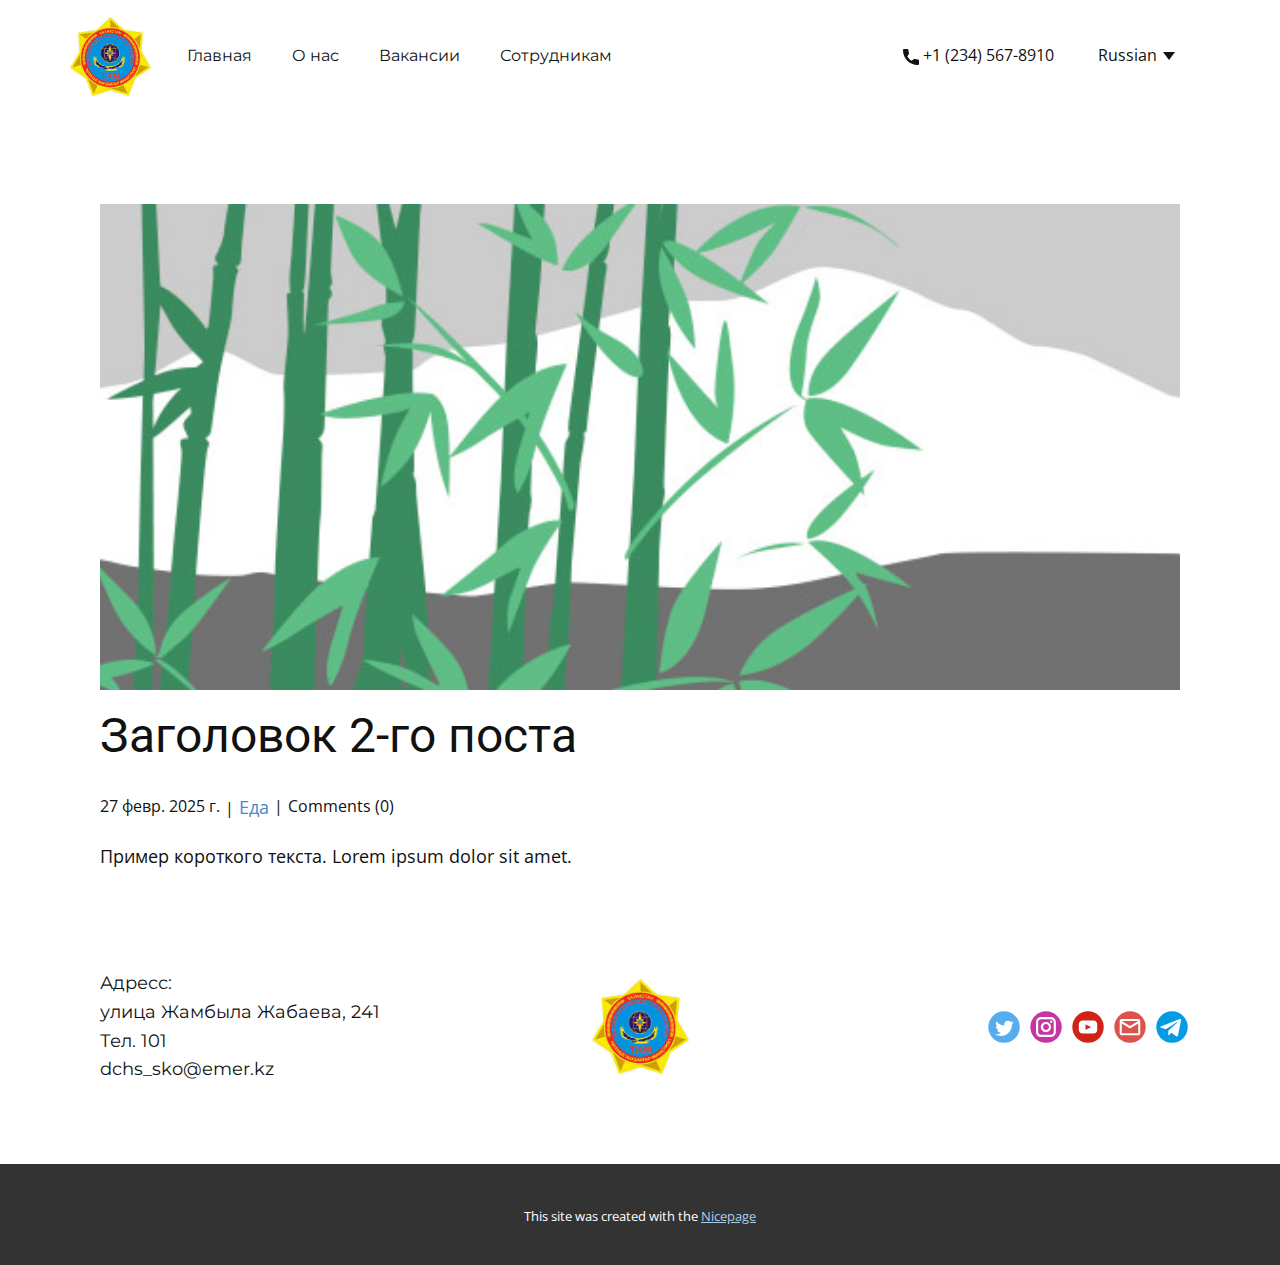
<file: blog/пост-1.html>
<!DOCTYPE html>
<html style="font-size: 16px;" lang="ru"><head>
    <meta name="viewport" content="width=device-width, initial-scale=1.0">
    <meta charset="utf-8">
    <meta name="keywords" content="Заголовок 1-го поста">
    <meta name="description" content="">
    <title>Заголовок 2-го поста</title>
    <link rel="stylesheet" href="../nicepage.css" media="screen">
<link rel="stylesheet" href="../Post-Template.css" media="screen">
    <script class="u-script" type="text/javascript" src="../jquery-1.9.1.min.js" defer=""></script>
    <script class="u-script" type="text/javascript" src="../nicepage.js" defer=""></script>
    <meta name="generator" content="Nicepage 7.5.1, nicepage.com">
    <meta name="referrer" content="origin">
    
    
    
    
    
    <link id="u-theme-google-font" rel="stylesheet" href="https://fonts.googleapis.com/css?family=Roboto:100,100i,300,300i,400,400i,500,500i,700,700i,900,900i|Open+Sans:300,300i,400,400i,500,500i,600,600i,700,700i,800,800i">
    <link id="u-page-google-font" rel="stylesheet" href="https://fonts.googleapis.com/css?family=Montserrat:100,100i,200,200i,300,300i,400,400i,500,500i,600,600i,700,700i,800,800i,900,900i">
    <script type="application/ld+json">{
		"@context": "http://schema.org",
		"@type": "Organization",
		"name": "WebSite6460430",
		"logo": "images/images.jpg",
		"sameAs": []
}</script>
    <meta name="theme-color" content="#478ac9">
  <meta data-intl-tel-input-cdn-path="intlTelInput/"></head>
  <body data-path-to-root="./" data-include-products="false" class="u-body u-xl-mode" data-lang="ru"><header class="u-clearfix u-header u-header" id="header"><div class="u-clearfix u-sheet u-sheet-1">
        <a href="#" class="u-image u-logo u-image-1" data-image-width="228" data-image-height="222">
          <img src="../images/images.jpg" class="u-logo-image u-logo-image-1">
        </a>
        <nav class="u-menu u-menu-one-level u-offcanvas u-menu-1">
          <div class="menu-collapse u-custom-font u-font-montserrat">
            <a class="u-button-style u-hamburger-link u-nav-link" href="#">
              <svg class="u-svg-link" viewBox="0 0 24 24"><use xlink:href="#svg-1377"></use></svg>
              <svg class="u-svg-content" version="1.1" id="svg-1377" viewBox="0 0 16 16" x="0px" y="0px" xmlns:xlink="http://www.w3.org/1999/xlink" xmlns="http://www.w3.org/2000/svg"><g><rect y="1" width="16" height="2"></rect><rect y="7" width="16" height="2"></rect><rect y="13" width="16" height="2"></rect>
</g></svg>
            </a>
          </div>
          <div class="u-custom-menu u-nav-container">
            <ul class="u-custom-font u-font-montserrat u-nav u-unstyled u-nav-1"><li class="u-nav-item"><a class="u-button-style u-nav-link" href="../">Главная</a>
</li><li class="u-nav-item"><a class="u-button-style u-nav-link" href="../About.html">О нас</a>
</li><li class="u-nav-item"><a class="u-button-style u-nav-link" href="../Work.html">Вакансии</a>
</li><li class="u-nav-item"><a class="u-button-style u-dialog-link u-nav-link" href="#popup-1ae2">Сотрудникам</a>
</li></ul>
          </div>
          <div id="a0d2" role="region" aria-label="Панель меню" class="u-custom-menu u-nav-container-collapse">
            <div class="u-black u-container-style u-inner-container-layout u-opacity u-opacity-95 u-sidenav">
              <div class="u-inner-container-layout u-sidenav-overflow">
                <div class="u-menu-close" aria-label="Закрыть меню"></div>
                <ul class="u-align-center u-nav u-popupmenu-items u-unstyled u-nav-2"><li class="u-nav-item"><a class="u-button-style u-nav-link" href="../">Главная</a>
</li><li class="u-nav-item"><a class="u-button-style u-nav-link" href="../About.html">О нас</a>
</li><li class="u-nav-item"><a class="u-button-style u-nav-link" href="../Work.html">Вакансии</a>
</li><li class="u-nav-item"><a class="u-button-style u-dialog-link u-nav-link" href="#popup-1ae2">Сотрудникам</a>
</li></ul>
              </div>
            </div>
            <div class="u-black u-menu-overlay u-opacity u-opacity-70"></div>
          </div>
        </nav>
        <a href="" class="u-active-none u-btn u-btn-rectangle u-button-style u-hover-none u-none u-btn-1">
          <span class="u-icon"><svg class="u-svg-content" viewBox="0 0 405.333 405.333" x="0px" y="0px" style="width: 1em; height: 1em;"><path d="M373.333,266.88c-25.003,0-49.493-3.904-72.704-11.563c-11.328-3.904-24.192-0.896-31.637,6.699l-46.016,34.752    c-52.8-28.181-86.592-61.952-114.389-114.368l33.813-44.928c8.512-8.512,11.563-20.971,7.915-32.64    C142.592,81.472,138.667,56.96,138.667,32c0-17.643-14.357-32-32-32H32C14.357,0,0,14.357,0,32    c0,205.845,167.488,373.333,373.333,373.333c17.643,0,32-14.357,32-32V298.88C405.333,281.237,390.976,266.88,373.333,266.88z"></path></svg></span>&nbsp;+1 (234) 567-8910
        </a>
        <div class="u-h-spacing-12 u-language u-language-content-text u-language-layout-dropdown u-v-spacing-6 u-language-1">
          <a class="u-language-active u-language-url" data-lang-text="Russian" href="#" data-language="ru">
            <svg class="u-caret u-caret-svg" version="1.1" id="Layer_1" xmlns="http://www.w3.org/2000/svg" xmlns:xlink="http://www.w3.org/1999/xlink" x="0px" y="0px" width="16px" height="16px" viewBox="0 0 16 16" style="fill:currentColor;" xml:space="preserve"><polygon class="st0" points="8,12 2,4 14,4 "></polygon></svg>
            <span class="u-icon u-language-icon u-language-ru u-icon-2"><svg xmlns="http://www.w3.org/2000/svg" xmlns:xlink="http://www.w3.org/1999/xlink" version="1.1" xml:space="preserve" class="u-svg-content" viewBox="0 0 112 112" x="0px" y="0px" style="width: 1em; height: 1em;"><rect y="16" fill="#F4F4F4" width="112" height="26.7"></rect><rect y="42.7" fill="#323E95" width="112" height="26.7"></rect><rect y="69.3" fill="#D8001E" width="112" height="26.7"></rect></svg></span>
          </a>
          <div class="u-border-1 u-border-grey-15 u-h-spacing-12 u-language-dropdown u-v-spacing-6 u-white">
            <a class="u-language-dropdown-url u-language-url" data-lang-text="Russian" href="../" data-language="ru">
              <span class="u-icon u-language-icon u-language-ru u-icon-2"><svg xmlns="http://www.w3.org/2000/svg" xmlns:xlink="http://www.w3.org/1999/xlink" version="1.1" xml:space="preserve" class="u-svg-content" viewBox="0 0 112 112" x="0px" y="0px" style="width: 1em; height: 1em;"><rect y="16" fill="#F4F4F4" width="112" height="26.7"></rect><rect y="42.7" fill="#323E95" width="112" height="26.7"></rect><rect y="69.3" fill="#D8001E" width="112" height="26.7"></rect></svg></span>
            </a>
            <a class="u-language-dropdown-url u-language-url" data-lang-text="қазақ тілі" href="../" data-language="kk">
              <span class="u-icon u-language-icon u-language-kk u-icon-4"><svg xmlns="http://www.w3.org/2000/svg" xmlns:xlink="http://www.w3.org/1999/xlink" version="1.1" xml:space="preserve" class="u-svg-content" viewBox="0 0 112 112" x="0px" y="0px" style="width: 1em; height: 1em;"><rect y="16" fill="#4EAEC4" width="112" height="80"></rect><path fill="#F5C832" d="M13.9,39.9c0-0.7-0.1-1.1-0.4-1.7c0,0-2.5-5.2-3.5-7.2c-0.1-0.2-0.2-0.5-0.2-1c0-0.7,0.6-1.2,1.3-1.2
	c0.6,0,1.3,0.6,1.3,1.2c0,0.8-0.4,1.2-0.8,1.2c-0.5,0-0.8-0.2-0.8-0.6c0-0.3,0.1-0.4,0.3-0.4c0.4,0,0.3,0.6,0.3,0.6
	c0.2,0,0.4-0.3,0.3-0.6c0.2,0,0.3-0.1,0.4-0.3c-0.1-0.1-0.2-0.2-0.4-0.2c0.1-0.4,0-0.5-0.4-0.6c0.1,0.1,0.1,0.3,0.1,0.4
	c-0.5-0.1-1.2,0.1-1.2,0.9c0,0.8,0.6,1.5,1.6,1.3c-0.2,0.1-0.4,0.4-0.4,0.7c0.2-0.1,0.4-0.1,0.4-0.1c-0.1,0.2-0.3,0.4-0.3,0.8
	c0.2-0.1,0.4-0.3,0.6-0.2c-0.4,0.8,0.1,1.9,1.3,2.1c-0.4-0.5-0.7-1.1-0.7-1.7c0-1.9,0.5-2.2,0.5-3.5c0-0.5-0.3-1.1-0.8-1.5
	c0.4-0.1,0.6-0.3,0.7-0.5c-0.2-0.4-0.4-0.5-0.8-0.5c0.5-0.3,1-0.8,1-1.6c0-1.3-0.5-1.8-0.5-3.2c0-0.8,0.6-1.8,0.6-1.8
	c-1.2,0.1-1.7,1.2-1.4,2c-0.2,0-0.4,0-0.5-0.1c-0.1,0.2,0,0.5,0.2,0.8c-0.2,0.1-0.2,0-0.5,0c0,0.2,0.2,0.5,0.5,0.8
	c-1-0.3-1.7,0.4-1.7,1.2c0,0.6,0.4,1,0.8,1c0.1,0,0.3-0.1,0.4-0.1c0.1,0.2,0,0.4-0.1,0.5c0.3-0.1,0.5-0.2,0.4-0.6
	c0.2,0,0.4-0.1,0.5-0.2c-0.1-0.2-0.3-0.3-0.5-0.3c0.2-0.3,0-0.5-0.3-0.7c0,0,0.2,0.7-0.2,0.7c-0.2,0-0.4-0.1-0.4-0.3
	c0-0.3,0.2-0.6,0.7-0.6c0.5,0,0.9,0.3,0.9,1.1c0,0.7-0.6,1.1-1.4,1.1c-0.7,0-1.2-0.4-1.2-1.1c0-1,1.4-3.2,1.4-4c0-0.6-0.6-1-1.1-1
	c-0.3,0-0.7,0.2-0.9,0.3C8.9,21.2,8.6,21,8.2,21c-0.6,0-1.1,0.4-1.1,1c0,0.8,1.4,3,1.4,4c0,0.7-0.5,1.1-1.2,1.1
	c-0.8,0-1.4-0.4-1.4-1.1c0-0.8,0.4-1.1,0.9-1.1c0.5,0,0.7,0.3,0.7,0.6c0,0.3-0.2,0.3-0.4,0.3c-0.4,0-0.3-0.7-0.3-0.7
	c-0.3,0.1-0.4,0.3-0.3,0.7c-0.2,0-0.4,0.1-0.5,0.3c0.1,0.1,0.3,0.2,0.5,0.2c-0.1,0.4,0.1,0.5,0.3,0.6c-0.1-0.1-0.1-0.4,0-0.5
	c0.1,0.1,0.3,0.1,0.4,0.1c0.4,0,0.8-0.4,0.8-1c0-0.8-0.6-1.5-1.7-1.2C6.8,24,6.9,23.7,7,23.5c-0.2,0-0.3,0.1-0.5,0
	c0.2-0.2,0.3-0.5,0.2-0.8c-0.2,0.1-0.3,0.2-0.5,0.1c0.3-0.8-0.3-1.9-1.4-2c0,0,0.7,1,0.7,1.8c0,1.5-0.5,2-0.5,3.2
	c0,0.8,0.5,1.4,0.9,1.6c-0.4,0-0.6,0.1-0.8,0.5c0.1,0.2,0.4,0.4,0.7,0.5c-0.5,0.4-0.8,1-0.8,1.5c0,1.3,0.5,1.6,0.5,3.5
	c0,0.6-0.2,1.1-0.7,1.7C6,34.9,6.5,33.8,6.1,33c0.2-0.1,0.4,0.1,0.6,0.2c0-0.4-0.2-0.6-0.3-0.8c0,0,0.2,0,0.4,0.1
	c0-0.3-0.2-0.5-0.4-0.7c1.1,0.2,1.6-0.5,1.6-1.3c0-0.8-0.7-1-1.2-0.9c0-0.1,0-0.2,0-0.4c-0.3,0.1-0.4,0.2-0.3,0.6
	c-0.2,0-0.3,0.1-0.4,0.2c0.1,0.1,0.3,0.2,0.4,0.3c-0.1,0.3,0.1,0.5,0.3,0.6c0,0-0.1-0.6,0.3-0.6c0.2,0,0.3,0.1,0.3,0.4
	c0,0.4-0.2,0.6-0.7,0.6C6.4,31.2,6,30.8,6,30c0-0.6,0.7-1.2,1.3-1.2c0.7,0,1.3,0.5,1.3,1.2c0,0.4,0,0.7-0.2,1c-1,2-3.5,7.2-3.5,7.2
	c-0.3,0.6-0.4,1.1-0.4,1.7c0,1.1,0.7,2,2,2.1c-1.3,0.1-2,1-2,2.1c0,0.7,0.1,1.1,0.4,1.7c0,0,2.5,5.2,3.5,7.2c0.1,0.3,0.2,0.6,0.2,1
	c0,0.7-0.6,1.2-1.3,1.2C6.6,55.2,6,54.7,6,54c0-0.8,0.4-1.1,0.8-1.1c0.5,0,0.7,0.2,0.7,0.6c0,0.3-0.1,0.4-0.3,0.4
	c-0.4,0-0.3-0.6-0.3-0.6c-0.2,0.1-0.4,0.3-0.3,0.6c-0.2,0-0.3,0.1-0.4,0.3c0.1,0.1,0.3,0.2,0.4,0.2c-0.1,0.3,0,0.5,0.3,0.6
	c-0.1-0.1-0.1-0.2,0-0.4c0.5,0.1,1.2-0.1,1.2-0.9c0-0.8-0.6-1.5-1.6-1.3c0.3-0.1,0.4-0.4,0.4-0.7c-0.2,0.1-0.4,0.1-0.4,0.1
	c0.1-0.2,0.3-0.4,0.3-0.8c-0.2,0.1-0.4,0.3-0.6,0.2c0.4-0.8-0.1-1.9-1.3-2.1c0.5,0.5,0.7,1.1,0.7,1.7c0,1.9-0.5,2.2-0.5,3.4
	c0,0.5,0.3,1.1,0.8,1.5C5.4,55.6,5.2,55.8,5,56c0.1,0.3,0.4,0.4,0.7,0.5c-0.5,0.4-0.8,1-0.8,1.5c0,1.3,0.5,1.6,0.5,3.5
	c0,0.6-0.2,1.1-0.7,1.7C6,62.9,6.5,61.8,6.1,61c0.2-0.1,0.4,0.1,0.6,0.2c0-0.4-0.2-0.6-0.3-0.8c0,0,0.2,0,0.4,0.1
	c0-0.3-0.2-0.5-0.4-0.7c1.1,0.2,1.6-0.5,1.6-1.3c0-0.8-0.7-1-1.2-0.9c0-0.1,0-0.2,0-0.4c-0.3,0.1-0.4,0.3-0.3,0.6
	c-0.2,0-0.3,0.1-0.4,0.2c0.1,0.1,0.3,0.2,0.4,0.3c-0.1,0.3,0.1,0.5,0.3,0.6c0,0-0.1-0.6,0.3-0.6c0.2,0,0.3,0.1,0.3,0.4
	c0,0.4-0.2,0.6-0.7,0.6C6.4,59.2,6,58.8,6,58c0-0.6,0.7-1.2,1.3-1.2c0.7,0,1.3,0.6,1.3,1.2c0,0.4,0,0.7-0.2,1c-1,2-3.5,7.2-3.5,7.2
	c-0.3,0.7-0.4,1.1-0.4,1.7c0,1.1,0.7,2,2,2.1c-1.3,0.1-2,1-2,2.1c0,0.7,0.1,1.1,0.4,1.8c0,0,2.5,5.2,3.5,7.2c0.1,0.2,0.2,0.5,0.2,1
	c0,0.7-0.6,1.2-1.3,1.2C6.6,83.2,6,82.7,6,82c0-0.8,0.4-1.1,0.8-1.1c0.5,0,0.7,0.2,0.7,0.6c0,0.3-0.1,0.4-0.3,0.4
	c-0.4,0-0.3-0.6-0.3-0.6c-0.2,0-0.4,0.3-0.3,0.6c-0.2,0-0.3,0.1-0.4,0.3c0.1,0.1,0.3,0.2,0.4,0.2c-0.1,0.4,0,0.5,0.3,0.6
	c-0.1-0.1-0.1-0.2,0-0.4c0.5,0.1,1.2-0.1,1.2-0.9c0-0.8-0.6-1.5-1.6-1.3c0.3-0.1,0.4-0.4,0.4-0.6c-0.2,0.1-0.4,0.1-0.4,0.1
	c0.1-0.2,0.3-0.4,0.3-0.8c-0.2,0.1-0.4,0.3-0.6,0.2c0.4-0.8-0.1-1.9-1.3-2.1c0.5,0.5,0.7,1.1,0.7,1.7c0,1.9-0.5,2.2-0.5,3.4
	c0,0.5,0.3,1.1,0.8,1.5C5.4,83.6,5.2,83.8,5,84c0.3,0.3,0.4,0.4,0.8,0.5c-0.5,0.2-0.9,0.8-0.9,1.6c0,1.3,0.5,1.8,0.5,3.2
	c0,0.8-0.7,1.8-0.7,1.8c1.1-0.1,1.7-1.2,1.4-2c0.2,0,0.3,0,0.5,0.2c0.1-0.2-0.1-0.5-0.2-0.8c0.1-0.1,0.2,0,0.5,0
	c0-0.2-0.2-0.5-0.5-0.8c1,0.3,1.7-0.5,1.7-1.2c0-0.6-0.4-1-0.8-1c-0.1,0-0.3,0-0.4,0.1c-0.1-0.2,0-0.4,0-0.5
	c-0.3,0.1-0.5,0.2-0.3,0.6c-0.2,0-0.4,0.1-0.5,0.2c0.1,0.2,0.3,0.3,0.5,0.2c-0.2,0.3,0,0.5,0.3,0.7c0,0-0.2-0.7,0.3-0.7
	c0.2,0,0.4,0.1,0.4,0.4c0,0.2-0.2,0.6-0.7,0.6c-0.5,0-0.9-0.4-0.9-1.1c0-0.7,0.6-1.1,1.4-1.1c0.7,0,1.2,0.4,1.2,1.1
	c0,0.9-1.4,3.1-1.4,4c0,0.6,0.6,1,1.1,1c0.4,0,0.7-0.2,0.9-0.3c0.2,0.2,0.6,0.3,0.9,0.3c0.6,0,1.1-0.4,1.1-1c0-0.9-1.4-3-1.4-4
	c0-0.7,0.5-1.1,1.2-1.1c0.8,0,1.4,0.4,1.4,1.1c0,0.8-0.4,1.1-0.9,1.1c-0.5,0-0.7-0.3-0.7-0.6c0-0.3,0.2-0.4,0.4-0.4
	c0.4,0,0.2,0.7,0.2,0.7c0.3-0.1,0.4-0.3,0.3-0.7c0.2,0,0.4-0.1,0.5-0.2c-0.1-0.1-0.3-0.2-0.5-0.2c0.1-0.4-0.1-0.5-0.4-0.6
	c0.1,0.2,0.1,0.4,0.1,0.5c-0.1-0.1-0.3-0.1-0.4-0.1c-0.4,0-0.8,0.4-0.8,1c0,0.8,0.6,1.5,1.7,1.2c-0.3,0.3-0.5,0.5-0.5,0.8
	c0.2,0,0.3-0.1,0.5,0c-0.2,0.3-0.3,0.5-0.2,0.8c0.1-0.1,0.3-0.2,0.5-0.2c-0.3,0.8,0.2,1.9,1.4,2c0,0-0.6-1-0.6-1.8
	c0-1.4,0.5-1.9,0.5-3.2c0-0.8-0.5-1.4-1-1.6c0.4,0,0.6-0.1,0.8-0.5c-0.1-0.3-0.4-0.4-0.7-0.5c0.5-0.4,0.8-1,0.8-1.5
	c0-1.3-0.5-1.6-0.5-3.4c0-0.6,0.2-1.2,0.7-1.7c-1.2,0.3-1.7,1.3-1.3,2.1c-0.3,0.1-0.4-0.1-0.6-0.2c0,0.4,0.2,0.6,0.3,0.8
	c0,0-0.2,0-0.4-0.1c0,0.3,0.2,0.5,0.4,0.6c-1.1-0.2-1.6,0.5-1.6,1.3c0,0.8,0.7,1,1.2,0.9c0,0.1,0,0.2-0.1,0.4
	c0.3-0.1,0.5-0.2,0.4-0.6c0.2,0,0.3-0.1,0.4-0.2c-0.1-0.1-0.3-0.2-0.4-0.3c0.1-0.3-0.1-0.5-0.3-0.6c0,0,0.1,0.6-0.3,0.6
	c-0.2,0-0.3-0.1-0.3-0.4c0-0.4,0.2-0.6,0.8-0.6c0.4,0,0.8,0.4,0.8,1.1c0,0.7-0.7,1.2-1.3,1.2c-0.7,0-1.3-0.5-1.3-1.2
	c0-0.4,0-0.7,0.2-1c1-2,3.5-7.2,3.5-7.2c0.3-0.7,0.4-1.1,0.4-1.8c0-1.1-0.7-1.9-2-2.1c1.3-0.1,2-1,2-2.1c0-0.7-0.1-1.1-0.4-1.7
	c0,0-2.5-5.2-3.5-7.2c-0.1-0.3-0.2-0.5-0.2-1c0-0.6,0.6-1.2,1.3-1.2c0.6,0,1.3,0.6,1.3,1.2c0,0.8-0.4,1.2-0.8,1.2
	c-0.5,0-0.8-0.2-0.8-0.6c0-0.3,0.1-0.4,0.3-0.4c0.4,0,0.3,0.6,0.3,0.6c0.2-0.1,0.4-0.3,0.3-0.6c0.2,0,0.3-0.1,0.4-0.3
	c-0.1-0.1-0.2-0.2-0.4-0.2c0.1-0.3,0-0.5-0.4-0.6c0.1,0.1,0.1,0.3,0.1,0.4c-0.5-0.1-1.2,0.1-1.2,0.9c0,0.8,0.6,1.5,1.6,1.3
	c-0.2,0.1-0.4,0.4-0.4,0.7c0.2-0.1,0.4-0.1,0.4-0.1c-0.1,0.2-0.3,0.4-0.3,0.8c0.2-0.1,0.4-0.3,0.6-0.2c-0.4,0.8,0.1,1.9,1.3,2.1
	c-0.4-0.5-0.7-1.1-0.7-1.7c0-1.9,0.5-2.2,0.5-3.5c0-0.5-0.3-1.1-0.8-1.5c0.4-0.1,0.6-0.3,0.7-0.5c-0.1-0.2-0.4-0.4-0.7-0.5
	c0.5-0.4,0.8-1,0.8-1.5c0-1.3-0.5-1.6-0.5-3.4c0-0.6,0.2-1.1,0.7-1.7c-1.2,0.3-1.7,1.3-1.3,2.1c-0.3,0.1-0.4-0.1-0.6-0.2
	c0,0.4,0.2,0.6,0.3,0.8c0,0-0.2,0-0.4-0.1c0,0.3,0.2,0.5,0.4,0.7c-1.1-0.2-1.6,0.5-1.6,1.3c0,0.8,0.7,1.1,1.2,0.9
	c0,0.1,0,0.3-0.1,0.4c0.3-0.1,0.5-0.2,0.4-0.6c0.2,0,0.3-0.1,0.4-0.2c-0.1-0.1-0.3-0.2-0.4-0.3c0.1-0.3-0.1-0.5-0.3-0.6
	c0,0,0.1,0.6-0.3,0.6c-0.2,0-0.3-0.1-0.3-0.4c0-0.4,0.2-0.6,0.8-0.6c0.4,0,0.8,0.3,0.8,1.1c0,0.7-0.7,1.2-1.3,1.2
	c-0.7,0-1.3-0.5-1.3-1.2c0-0.4,0-0.7,0.2-1c1-2,3.5-7.2,3.5-7.2c0.3-0.6,0.4-1.1,0.4-1.7c0-1.1-0.7-2-2-2.1
	C13.2,41.9,13.9,41,13.9,39.9z M8.1,22c0.3-0.3,1,0.3,1,0.3s0.8-0.6,1-0.3c0.3,0.4-0.6,1.9-1,3.1C8.7,23.9,7.8,22.4,8.1,22z M7.7,28
	c0,0-0.1,0-0.2,0c0.7-0.2,1.3-0.4,1.6-1c0.3,0.5,0.9,0.8,1.6,1c-0.1,0-0.1,0-0.2,0c-0.8,0.1-1.3,0.7-1.4,0.9C9,28.7,8.5,28.1,7.7,28
	z M9.2,40.4c0.4,0.9,1.3,1.5,2.1,1.6c-0.9,0.1-1.8,0.6-2.1,1.6C8.8,42.6,7.9,42.1,7,42C7.9,41.9,8.8,41.4,9.2,40.4z M9.2,68.5
	c0.4,0.9,1.3,1.5,2.1,1.6c-0.9,0.1-1.8,0.6-2.1,1.6C8.8,70.6,7.9,70.1,7,70C7.9,69.9,8.8,69.4,9.2,68.5z M10.2,90
	c-0.3,0.3-1-0.3-1-0.3s-0.8,0.6-1,0.3c-0.3-0.4,0.6-1.9,1-3C9.6,88.1,10.5,89.6,10.2,90z M10.6,84c0,0,0.1,0,0.2,0
	c-0.7,0.2-1.3,0.4-1.6,1c-0.3-0.5-0.9-0.8-1.6-1c0,0,0.1,0,0.2,0c0.8-0.1,1.3-0.7,1.4-0.9C9.3,83.3,9.8,83.9,10.6,84z M13,72.2
	c0,0.4-0.1,0.7-0.3,1.1c-0.7,1.5-3,6.5-3.5,7.5c-0.5-1-2.8-6-3.6-7.5c-0.1-0.3-0.2-0.7-0.2-1.1c0-1,0.9-1.3,1.4-1.3
	c0.6,0,1.2,0.4,1.2,1c0,0.3-0.2,0.6-0.5,0.6c-0.7,0-0.6-0.6-0.5-0.9c-0.4,0.2-0.7,0.5-0.6,0.9c-0.2,0-0.5,0.2-0.7,0.4
	c0.2,0.2,0.4,0.4,0.7,0.4C6.2,73.7,6.6,74,7,74.1c-0.1-0.4-0.2-0.8,0.5-0.8c0.5,0,0.9-0.1,1.1-0.4c0,0.4,0.1,2.1,0.1,2.1
	c0,0.6-0.9,0.6-1.4,0.4c0.2,0.7,0.6,1.1,1.7,1c-0.2,0.1-0.5,0.3-0.5,0.8c0,0.6,0.5,1.3,0.8,1.5c0.3-0.2,0.8-0.9,0.8-1.5
	c0-0.4-0.3-0.7-0.5-0.8c1,0.1,1.4-0.3,1.6-1c-0.6,0.2-1.4,0.2-1.4-0.4c0,0,0-1.7,0.1-2.1c0.2,0.3,0.6,0.4,1.1,0.4
	c0.7,0,0.6,0.5,0.5,0.8c0.4-0.1,0.7-0.3,0.6-0.9c0.3,0,0.5-0.2,0.7-0.4c-0.2-0.2-0.4-0.4-0.7-0.4c0.1-0.4-0.2-0.7-0.6-0.9
	c0.1,0.4,0.2,0.9-0.5,0.9c-0.3,0-0.5-0.2-0.5-0.6c0-0.6,0.6-1,1.2-1C12.1,70.9,13,71.2,13,72.2z M12.7,66.8c0.2,0.3,0.3,0.7,0.3,1.1
	c0,1-0.9,1.3-1.4,1.3c-0.6,0-1.2-0.4-1.2-1c0-0.4,0.2-0.6,0.5-0.6c0.7,0,0.6,0.6,0.5,0.9c0.4-0.2,0.7-0.5,0.6-0.9
	c0.2,0,0.5-0.1,0.7-0.4c-0.2-0.2-0.4-0.4-0.7-0.4c0.1-0.6-0.2-0.8-0.6-0.9c0.1,0.4,0.2,0.9-0.5,0.9c-0.5,0-0.9,0.1-1.1,0.4
	c0-0.4-0.1-2.1-0.1-2.1c0-0.6,0.9-0.6,1.4-0.4c-0.2-0.7-0.6-1.1-1.6-1c0.2-0.1,0.5-0.3,0.5-0.8c0-0.6-0.5-1.3-0.8-1.5
	c-0.3,0.2-0.8,0.9-0.8,1.5c0,0.4,0.3,0.7,0.5,0.8c-1-0.1-1.5,0.3-1.7,1c0.6-0.2,1.5-0.2,1.4,0.4c0,0,0,1.7-0.1,2.1
	c-0.2-0.3-0.6-0.4-1.1-0.4c-0.7,0-0.6-0.4-0.5-0.9c-0.4,0.1-0.7,0.4-0.6,0.9c-0.3,0-0.5,0.1-0.7,0.4c0.2,0.2,0.4,0.3,0.7,0.4
	c-0.1,0.4,0.2,0.7,0.6,0.9c-0.1-0.4-0.2-0.9,0.5-0.9c0.3,0,0.5,0.2,0.5,0.6c0,0.6-0.6,1-1.2,1c-0.5,0-1.4-0.3-1.4-1.3
	c0-0.4,0.1-0.7,0.2-1.1c0.7-1.5,3-6.5,3.6-7.5C9.7,60.3,12,65.2,12.7,66.8z M10.6,56c0,0,0.1,0,0.1,0C10.7,56,10.6,56,10.6,56
	c-0.8,0.2-1.3,0.7-1.4,1C9,56.7,8.5,56.1,7.7,56c0,0-0.1,0-0.1,0c0,0,0.1,0,0.1,0C8.5,55.9,9,55.3,9.2,55C9.3,55.3,9.8,55.9,10.6,56
	z M13,44.2c0,0.4-0.1,0.7-0.3,1.1c-0.7,1.5-3,6.5-3.5,7.5c-0.5-1-2.8-6-3.6-7.5c-0.1-0.3-0.2-0.7-0.2-1.1c0-0.9,0.9-1.3,1.4-1.3
	c0.6,0,1.2,0.4,1.2,1c0,0.4-0.2,0.6-0.5,0.6c-0.7,0-0.6-0.6-0.5-0.9c-0.4,0.2-0.7,0.5-0.6,0.9c-0.2,0-0.5,0.2-0.7,0.4
	c0.2,0.2,0.4,0.3,0.7,0.4C6.2,45.7,6.6,46,7,46.1c-0.1-0.4-0.2-0.8,0.5-0.8c0.5,0,0.9-0.1,1.1-0.4c0,0.4,0.1,2.1,0.1,2.1
	c0,0.7-0.9,0.6-1.4,0.4c0.2,0.8,0.6,1.1,1.7,1c-0.2,0.1-0.5,0.3-0.5,0.8c0,0.6,0.5,1.3,0.8,1.5c0.3-0.2,0.8-0.9,0.8-1.5
	c0-0.4-0.3-0.7-0.5-0.8c1,0.1,1.4-0.3,1.6-1c-0.6,0.2-1.4,0.2-1.4-0.4c0,0,0-1.7,0.1-2.1c0.2,0.3,0.6,0.4,1.1,0.4
	c0.7,0,0.6,0.4,0.5,0.8c0.4-0.1,0.7-0.4,0.6-0.9c0.3,0,0.5-0.2,0.7-0.4c-0.2-0.2-0.4-0.4-0.7-0.4c0.1-0.3-0.2-0.7-0.6-0.9
	c0.1,0.4,0.2,0.9-0.5,0.9c-0.3,0-0.5-0.2-0.5-0.6c0-0.6,0.6-1,1.2-1C12.1,42.9,13,43.2,13,44.2z M11.6,41.1c-0.6,0-1.2-0.5-1.2-1
	c0-0.4,0.2-0.6,0.5-0.6c0.7,0,0.6,0.6,0.5,0.9c0.4-0.2,0.7-0.5,0.6-0.9c0.2,0,0.5-0.1,0.7-0.4c-0.2-0.2-0.4-0.4-0.7-0.4
	c0.1-0.5-0.2-0.8-0.6-0.9c0.1,0.4,0.2,0.8-0.5,0.8c-0.5,0-0.9,0.1-1.1,0.4c0-0.4-0.1-2.1-0.1-2.1c0-0.6,0.9-0.6,1.4-0.4
	c-0.2-0.7-0.6-1.1-1.6-1c0.2-0.1,0.5-0.3,0.5-0.8c0-0.6-0.5-1.3-0.8-1.5c-0.3,0.2-0.8,0.9-0.8,1.5c0,0.4,0.3,0.7,0.5,0.8
	c-1-0.1-1.5,0.3-1.7,1c0.6-0.2,1.5-0.2,1.4,0.4c0,0,0,1.7-0.1,2.1c-0.2-0.3-0.6-0.4-1.1-0.4c-0.7,0-0.6-0.5-0.5-0.8
	c-0.4,0.1-0.7,0.4-0.6,0.9c-0.3,0-0.5,0.2-0.7,0.4c0.2,0.2,0.4,0.4,0.7,0.4c-0.1,0.3,0.2,0.7,0.6,0.9c-0.1-0.4-0.2-0.9,0.5-0.9
	c0.3,0,0.5,0.2,0.5,0.6c0,0.5-0.6,1-1.2,1c-0.5,0-1.4-0.4-1.4-1.3c0-0.4,0.1-0.7,0.2-1.1c0.7-1.5,3-6.5,3.6-7.5c0.5,1,2.8,6,3.5,7.5
	c0.2,0.3,0.3,0.7,0.3,1.1C13,40.8,12.1,41.1,11.6,41.1z M53,72.2c-0.1,0.3-0.8,0.6-1.9,0.6c-0.6,0-1.2-0.1-1.8-0.2
	c-2.5-0.5-4.3-1.4-5.7-2.1C43.1,70.3,43,70.1,43,70c0-0.1,0.2-0.2,0.4-0.2c0.1,0,0.2,0,0.2-0.1c-0.2-0.1-0.6-0.1-1-0.2
	c-0.6-0.1-1.2-0.2-1.2-0.4l0,0l0.1-0.2c0.1-0.2,0.4-0.2,0.6-0.2c0.1,0,0.3-0.1,0.3-0.1c0,0-0.3-0.1-0.6-0.2
	c-0.6-0.1-1.2-0.3-1.3-0.7c0.1-0.2,0.4-0.3,0.8-0.3c0.2,0,0.6,0,0.6-0.1c-0.1-0.2-0.5-0.2-0.9-0.3c-0.7-0.1-1.5-0.3-1.6-0.8
	c0.2-0.4,0.6-0.3,1.1-0.2c0.2,0,0.4,0,0.5,0c0-0.2-0.1-0.3-0.4-0.4c-0.2-0.1-0.5-0.2-0.9-0.4c-0.9-0.5-2.6-1.8-2.5-2.5
	c0-0.1,0.1-0.2,0.3-0.2c0.4,0,1.1,0.4,1.7,0.7c0.3,0.1,0.6,0.3,0.7,0.3c0,0,0,0,0,0c-0.2-0.1-0.3-0.2-0.6-0.4
	c-2-1.8-4.1-3.7-3.6-4.4c0.4-0.1,1,0.5,2,1.3c0.7,0.6,1.6,1.5,1.9,1.5c0-0.1-0.3-0.5-0.6-1c-1.3-1.8-3.9-5.6-3.1-7
	c0.3-0.1,0.7,0.5,1.6,2.1c0.7,1.3,1.9,3.2,2.2,3.2c0-0.1-0.3-1-0.6-1.8c-1-2.5-1.7-4.7-1.4-5.2c0,0,0.1,0,0.1,0c0.1,0,0.1,0,0.2,0.2
	c0,0,0,0,0,0.1c0,0,0,0,0,0c0.4,0.5,0.9,1.6,1.7,3.4c0.2,0.5,0.4,1,0.5,1.2c-0.1-0.2-0.1-0.6-0.1-0.9c-0.1-0.9-0.1-1.9-0.1-2.5
	c0-0.2,0.2-0.3,0.4-0.3c0.1,0,0.2,0,0.2,0c0.7,8.5,7.9,17.2,18.9,17.2c0.1,0,0.2,0.2,0.2,0.3v0l-0.1,0.2l-0.1-0.1l-0.1,0
	C58.9,71.4,58.1,72,58,72c-0.1-0.1-0.5-0.8-1.8-1.1c-1.5-0.3-2.5-0.4-3.1-0.4h-0.5c-0.2,0-0.3,0-0.4-0.1l-0.8-0.7
	c-0.9-0.8-1.5-1.3-2.6-2c-0.6-0.4-1-0.4-1.2-0.4h-0.3c-0.2,0-0.3,0-0.6-0.2c-0.7-0.6-1.2-1.4-1.7-2.2c-0.4-0.7-0.8-1.3-1.4-2
	c-1.3-1.5-2.3-2.1-2.4-2.1l0,0l0,0.2c-0.1,0-0.4,0-0.6,0c-0.1,0-0.2,0-0.2,0c0.1,0.9,0.4,1.1,0.6,1.3c0.1,0.1,0.3,0.2,0.2,0.4
	c0,0.2-0.3,0.2-0.4,0.2h-0.3c-0.2,0-0.2,0-0.2,0c0.2,0.6,0.8,0.9,1.2,1.2c0.3,0.2,0.5,0.3,0.6,0.4l0,0l0,0.2c0,0.1-0.1,0.1-0.2,0.1
	l-0.4,0c0,0.4,0.7,0.7,1.3,0.9c0.3,0.1,0.5,0.2,0.7,0.3c0.1,0,0.2,0.1,0.2,0.2c0,0.1-0.2,0.1-0.3,0.2c-0.1,0-0.2,0.1-0.3,0.1
	c0,0.1,0.3,0.2,0.4,0.3c0.3,0.1,0.4,0.3,0.4,0.4c0,0.2-0.2,0.2-0.4,0.3c-0.1,0-0.3,0.1-0.3,0.1c0.1,0.2,0.6,0.4,0.9,0.5
	c0.5,0.2,0.7,0.3,0.7,0.4c0,0.1-0.1,0.2-0.3,0.3c-0.1,0-0.2,0.1-0.2,0.1c0.2,0.3,0.6,0.3,0.9,0.3c0.3,0,0.6,0,0.7,0.2l0,0.2
	c0,0.2-0.3,0.3-0.5,0.4c-0.1,0.1-0.2,0.2-0.3,0.2c0.8,0.5,3.1,1.6,4.8,1.9c0.6,0.1,1.1,0.2,1.7,0.2c0.2,0,0.4,0,0.6,0l0.3,0
	C52.9,72.2,53,72.2,53,72.2z M73.6,74.1c0,0.4-0.1,0.8-0.3,1c-0.5,0.5-1.3,0.6-1.9,0.6c-0.3,0-0.6,0-0.6,0c0.1,0.1,0.2,0.8-0.3,1
	c-0.6,0.3-1.7,0-1.8-0.1c0,0.1-0.2,0.6-0.6,0.7c-0.4,0.1-0.8-0.2-0.9-0.2c0,0.1-0.4,0.5-0.9,0.7c-0.4,0.1-1-0.1-1.1-0.1
	c0,0-0.5,0.5-0.9,0.6c0,0,0,0,0,0c-0.5,0-0.8-0.3-0.8-0.4c0,0.1-0.6,0.6-1.1,0.6h0c-0.4,0-0.6-0.4-0.6-0.6c0,0.1-0.4,0.3-0.8,0.4
	c-0.6,0-1.1-0.2-1.1-0.2c0,0-0.6,0.2-1,0.2c-0.4,0-0.6-0.2-0.6-0.4c0,0,0,0,0,0c-0.1,0.1-0.5,0.4-0.9,0.4c-0.4,0-0.6-0.1-0.7-0.3
	c-0.1-0.1-0.1-0.2-0.1-0.4c0.1-0.2,0.2-0.4,0.5-0.5c0.1-0.1,0.2-0.2,0.4-0.3c0.5-0.4,1-0.8,1-0.8c0.6,0,1.2,0.1,1.7,0.1
	c1.7,0,3.2-0.3,4.5-1l1.1,0c0-0.2,0-0.4,0.2-0.4c0.3-0.1,0.5-0.5,0.5-0.8c0,0,0-0.1,0-0.2c0.1-0.1,0.1-0.1,0.3-0.1
	c1.3,0.2,3.2,0.3,4.7,0.4C73.5,73.9,73.6,73.9,73.6,74.1z M79.6,63.9c0.2,0.1,0.7-0.1,1.1-0.4c0.8-0.5,1.5-0.8,1.6-0.4
	c0.1,0.5-0.7,1.3-2.3,2.4c-0.3,0.2-0.6,0.3-0.8,0.4c-0.2,0.1-0.3,0.2-0.4,0.2c0.2,0,0.3,0,0.4,0c0.3,0,0.6,0,0.8,0.1l0.1,0.2
	c0,0.5-0.7,0.7-1.3,0.9c-0.3,0.1-0.7,0.2-0.8,0.4c0,0.1,0.2,0.1,0.4,0.1c0.2,0,0.5,0,0.5,0.2c-0.1,0.5-0.9,0.7-1.5,0.8
	c-0.3,0.1-0.7,0.1-0.7,0.2c0,0,0.2,0.1,0.3,0.1c0.3,0,0.7,0.1,0.6,0.5c0,0.3-0.6,0.3-1.3,0.4c-0.4,0-0.9,0.1-1.1,0.2
	c0,0,0.2,0.1,0.3,0.1c0.3,0.1,0.6,0.2,0.6,0.4c0,0.1-0.1,0.3-0.9,0.5c-1.8,0.6-2.5,0.7-3.6,0.9c-2.1,0.3-3.1,0.4-3.5,0.4
	c-0.5,0-0.6-0.1-0.6-0.1c0.1-0.2,0.4-0.3,1.6-0.5c0.3,0,0.6-0.1,0.7-0.1c0.2,0,0.4-0.1,0.6-0.1c0.5-0.1,0.9-0.2,1.1-0.3
	c0.5-0.3,1-0.6,1.7-0.8c0.1-0.1,0-0.2,0-0.3c-0.1-0.1-0.2-0.3-0.2-0.4c0.1-0.2,0.1-0.2,0.3-0.2l0.2,0.1v-0.1c0.1,0,0.2,0,0.3-0.2
	c0.1-0.1,0.1-0.3,0-0.4c0-0.1,0-0.2,0-0.2c0-0.2,0.2-0.2,0.6-0.3c0.3,0,0.7-0.1,0.8-0.3c-0.1-0.1-0.2-0.2-0.2-0.3
	c0-0.1,0.2-0.2,0.7-0.5c0.2-0.1,0.6-0.3,0.7-0.4c0,0-0.1-0.1-0.2-0.1c-0.1,0-0.2-0.1-0.2-0.2v0l0.1-0.1c0.1-0.1,0.3-0.2,0.6-0.3
	c0.5-0.3,1.2-0.6,1.4-0.9c-0.1-0.1-0.2-0.1-0.3,0c-0.1,0-0.2,0-0.2,0l-0.2-0.1c0-0.1,0-0.1,0.1-0.2c0.1-0.1,0.2-0.2,0.3-0.3
	c0.3-0.3,0.7-0.6,0.9-1.1c-0.1,0-0.2,0-0.3,0c-0.4,0.1-0.6,0-0.6-0.1c0-0.3,0.1-0.6,0.3-0.9c0.2-0.3,0.3-0.7,0.3-1
	c-0.2-0.1-0.4,0.1-0.6,0.2l-0.3-0.4c0,0-0.8,0.2-2,1.7c-0.6,0.7-1,1.4-1.4,2c-0.5,0.8-0.9,1.6-1.7,2.2c-0.3,0.1-0.6,0.2-0.9,0.3
	c-1.3,0.5-2.8,1-4.6,3c-0.1,0.1-0.3,0.1-0.7,0.1c-0.6,0-1.6,0.1-3.3,0.4c-1.5,0.3-2.3,0.6-2.3,0.6c0,0-3.2,1.4-4.3,2.3
	c0.3,0,0.6-0.1,0.8-0.2l0.8,0c0,0,0,0.1-0.1,0.1h0.1c0,0-0.1,0.1-0.2,0.2c-0.3,0.4-0.6,0.8-0.6,0.9l0.1,0.2v-0.1
	c1.4,0.1,3.4,0,4.9,0.1l0.3,0c0.3,0,0.7-0.1,0.8,0.2c-0.3,0.4-1,0.5-1.4,0.5c-2.1,0.1-7,0.1-7.1,0.1c0,0-0.3,0.2-0.5,0.3
	c-0.2,0-0.2-0.1-0.3-0.2c-0.2,0-0.3,0.1-0.3,0.3c-0.1,0.2-0.1,0.3-0.2,0.3h-0.1c-0.2,0-0.2-0.3-0.3-0.4c-0.1-0.2-0.1-0.5,0-0.7
	c0.3-0.6,1-1.3,1.9-1.8c0.5-0.3,1-0.4,1.5-0.6c0.4-0.1,0.8-0.3,1.1-0.4c0.6-0.4,1.1-0.7,1.6-1c0.9-0.6,1.6-1.1,2.9-1.3
	c7.5-1.1,16-8.2,16.5-17.1c0.1-0.2,0.6-0.1,0.6,0.2c0.1,0.5,0,1.6,0,2.5c0,0.5-0.1,1.1,0,1.2c0,0,0,0,0,0c0-0.2,0.6-1.4,1.1-2.5
	l0.2-0.4c0.7-1.5,1-2.3,1.4-2.3h0l0.1,0.1c0.4,0.5-0.7,3-1.9,6c-0.4,1-0.8,1.9-0.8,2c0.4,0,1.7-2.2,2.7-3.8c1.2-1.9,1.6-2.6,1.8-2.6
	c0,0,0,0.1,0,0.1c0,0,0,0,0,0c0,0,0,0,0,0c0,0.1,0.1,0.2,0.1,0.3c0,0.1,0,0.1,0,0.2c0,0.1,0,0.2,0,0.4c0,0,0,0,0,0
	c-0.2,1.8-2.4,4.6-3.5,6.1c-0.3,0.4-0.6,0.8-0.7,0.9c0.2,0,0.9-0.6,1.5-1.1c0.8-0.8,1.7-1.5,2.1-1.5h0l0.2,0.1c0.5,0.6-1.2,2.3-3,4
	C80.1,63.4,79.6,63.9,79.6,63.9z M61.4,37.2c0.1-0.6,1.5-3.3,1.5-3.3s0.3,3,0.1,3.7c-0.1,0.4-0.4,0.8-1,0.7
	C61.5,38.1,61.3,37.7,61.4,37.2z M63.8,37.8c0.2-0.6,2.1-3,2.1-3s-0.3,3-0.6,3.6c-0.2,0.4-0.5,0.7-1.1,0.5
	C63.7,38.7,63.7,38.2,63.8,37.8z M66.1,38.8c0.4-0.5,2.7-2.5,2.7-2.5s-0.9,2.9-1.3,3.4c-0.3,0.4-0.7,0.6-1.2,0.3
	C65.8,39.7,65.8,39.2,66.1,38.8z M68.1,40.3c0.4-0.4,3.1-1.9,3.1-1.9s-1.5,2.7-1.9,3.1c-0.3,0.3-0.8,0.5-1.2,0
	C67.6,41,67.8,40.6,68.1,40.3z M69.8,42.1c0.5-0.3,3.4-1.3,3.4-1.3s-2,2.3-2.5,2.7c-0.4,0.3-0.8,0.3-1.2-0.2
	C69.2,42.7,69.4,42.3,69.8,42.1z M71.1,44.2c0.6-0.2,3.6-0.6,3.6-0.6s-2.4,1.9-3,2.1c-0.4,0.2-0.9,0.1-1.1-0.5
	C70.4,44.7,70.7,44.3,71.1,44.2z M75.6,46.6c0,0-2.7,1.4-3.3,1.5c-0.5,0.1-0.9-0.1-1-0.7c-0.1-0.6,0.2-0.9,0.7-1
	C72.6,46.4,75.6,46.6,75.6,46.6z M75.9,49.8c0,0-2.9,0.8-3.5,0.8c-0.5,0-0.8-0.2-0.9-0.8c0-0.6,0.4-0.8,0.9-0.8
	C73,48.9,75.9,49.8,75.9,49.8z M75.6,52.9c0,0-3,0.3-3.6,0.1c-0.5-0.1-0.8-0.4-0.7-1c0.1-0.6,0.5-0.8,1-0.7
	C72.9,51.5,75.6,52.9,75.6,52.9z M74.7,56c0,0-3-0.3-3.6-0.6c-0.4-0.2-0.7-0.5-0.5-1.1c0.2-0.6,0.7-0.6,1.1-0.5
	C72.3,54.1,74.7,56,74.7,56z M73.2,58.8c0,0-2.9-0.9-3.4-1.3c-0.4-0.3-0.6-0.7-0.2-1.2c0.3-0.5,0.8-0.5,1.2-0.2
	C71.2,56.4,73.2,58.8,73.2,58.8z M71.2,61.2c0,0-2.7-1.5-3.1-1.9c-0.3-0.3-0.4-0.8,0-1.2c0.4-0.4,0.9-0.3,1.2,0
	C69.7,58.5,71.2,61.2,71.2,61.2z M66.1,60.7c-0.2-0.4-0.3-0.8,0.2-1.2c0.5-0.3,0.9-0.1,1.2,0.3c0.3,0.5,1.3,3.4,1.3,3.4
	S66.4,61.3,66.1,60.7z M63.8,61.7c-0.2-0.4-0.1-0.8,0.5-1.1c0.6-0.2,0.9,0,1.1,0.5c0.2,0.6,0.6,3.6,0.6,3.6S64,62.3,63.8,61.7z
	 M50.8,63.2c0,0,0.9-2.9,1.3-3.4c0.3-0.4,0.7-0.6,1.2-0.3c0.5,0.4,0.5,0.8,0.2,1.2C53.1,61.3,50.8,63.2,50.8,63.2z M51.4,59.3
	c-0.4,0.4-3.1,1.9-3.1,1.9s1.5-2.7,1.9-3.1c0.3-0.3,0.8-0.4,1.2,0C51.9,58.5,51.8,59,51.4,59.3z M49.8,57.5
	c-0.5,0.3-3.4,1.3-3.4,1.3s2-2.3,2.5-2.7c0.4-0.2,0.8-0.3,1.2,0.2C50.3,56.8,50.1,57.2,49.8,57.5z M48.4,55.4
	c-0.6,0.3-3.6,0.6-3.6,0.6s2.4-1.9,3-2.1c0.4-0.2,0.9-0.1,1.1,0.5C49.1,54.9,48.9,55.2,48.4,55.4z M47.6,53.1
	c-0.6,0.1-3.6-0.1-3.6-0.1s2.7-1.4,3.3-1.5c0.5-0.1,0.9,0,1,0.7C48.4,52.7,48,53,47.6,53.1z M47.2,50.6c-0.6,0-3.6-0.8-3.6-0.8
	s2.9-0.8,3.6-0.8c0.5,0,0.8,0.2,0.8,0.8C48,50.4,47.6,50.6,47.2,50.6z M47.2,48.1c-0.6-0.1-3.3-1.5-3.3-1.5s3-0.3,3.6-0.1
	c0.4,0.1,0.8,0.4,0.7,1C48.1,48.1,47.7,48.2,47.2,48.1z M47.8,45.7c-0.6-0.2-3-2.1-3-2.1s3,0.4,3.6,0.6c0.4,0.2,0.7,0.5,0.5,1.1
	C48.7,45.8,48.2,45.9,47.8,45.7z M46.3,40.8c0,0,2.9,0.9,3.4,1.3c0.4,0.3,0.6,0.7,0.2,1.2c-0.3,0.5-0.8,0.5-1.2,0.2
	C48.3,43.1,46.3,40.8,46.3,40.8z M50.3,41.4c-0.4-0.4-1.9-3.1-1.9-3.1s2.7,1.5,3.1,1.9c0.3,0.3,0.4,0.8,0,1.2
	C51,41.9,50.6,41.8,50.3,41.4z M59.8,60.2c-5.7,0-10.4-4.6-10.4-10.4c0-5.7,4.6-10.3,10.4-10.3c5.7,0,10.3,4.6,10.3,10.3
	C70.1,55.5,65.5,60.2,59.8,60.2z M58.9,37.2c0-0.6,0.8-3.5,0.8-3.5s0.9,2.9,0.9,3.5c0,0.5-0.2,0.8-0.9,0.9
	C59.2,38,58.9,37.6,58.9,37.2z M63.1,62c0.1,0.6-0.1,3.6-0.1,3.6s-1.4-2.7-1.5-3.3c-0.1-0.5,0.1-0.9,0.7-1
	C62.7,61.2,63,61.5,63.1,62z M59.8,61.5c0.6,0,0.9,0.4,0.9,0.9c0,0.6-0.9,3.5-0.9,3.5s-0.8-2.9-0.8-3.5
	C58.9,61.9,59.2,61.5,59.8,61.5z M57.5,61.3c0.6,0.1,0.8,0.6,0.7,1c-0.1,0.6-1.5,3.3-1.5,3.3s-0.3-3-0.1-3.6
	C56.6,61.5,56.9,61.2,57.5,61.3z M55.7,61.7c-0.2,0.6-2.1,3-2.1,3s0.3-3,0.6-3.6c0.2-0.4,0.5-0.7,1.1-0.5
	C55.8,60.9,55.9,61.3,55.7,61.7z M52.1,39.8c-0.3-0.5-1.3-3.4-1.3-3.4s2.3,2,2.7,2.5c0.3,0.4,0.3,0.8-0.2,1.2
	C52.7,40.3,52.3,40.1,52.1,39.8z M54.2,38.4c-0.2-0.6-0.6-3.6-0.6-3.6s1.9,2.4,2.1,3c0.2,0.4,0.1,0.9-0.5,1.1
	C54.7,39.1,54.3,38.9,54.2,38.4z M56.5,37.6c-0.1-0.6,0.1-3.7,0.1-3.7s1.4,2.7,1.5,3.3c0.1,0.5-0.1,0.9-0.7,1
	C56.9,38.4,56.6,38,56.5,37.6z"></path></svg></span>
            </a>
            <a class="u-language-dropdown-url u-language-url" data-lang-text="English" href="../" data-language="en">
              <span class="u-icon u-language-en u-language-icon u-icon-5"><svg xmlns="http://www.w3.org/2000/svg" xmlns:xlink="http://www.w3.org/1999/xlink" version="1.1" xml:space="preserve" class="u-svg-content" viewBox="0 0 112 112" x="0px" y="0px" style="width: 1em; height: 1em;"><rect y="16" fill="#19237F" width="112" height="80"></rect><path fill="#EDEDED" d="M47.8,16h3.5v33.7H0v-4.8h27.5L0,25.9v-3.8l33.2,22.8h7.7L0,16.8V16h8.8l39,26.9V16z M75,44.9h-7.7L109.4,16
	h-5.1L65.1,42.9V16h-3.4v33.7H112v-4.8H85.4L112,26.6v-7L75,44.9z M61.7,96h3.4V70.7l37,25.3h9.9v-0.8L73.2,68.7H81l31,21.2v-3.1
	L85.4,68.7H112v-4.8H61.7V96z M0,68.7h27.5L0,87.7v7.8l39.1-26.8h7.8L7.1,96H11l36.8-25.3V96h3.5V63.9H0V68.7z"></path><path fill="#BD0034" d="M112,16v3.6L75,44.9h-7.7L109.4,16H112z M73.2,68.7L112,95.2v-5.3L81,68.7H73.2z M40.9,44.9L0,16.8v5.3
	l33.2,22.8C33.2,44.9,40.9,44.9,40.9,44.9z M39.1,68.7L0,95.5V96h7.1l39.8-27.3H39.1z M61.7,16H51.3v33.7H0v14.2h51.3V96h10.4V63.9
	H112V49.7H61.7V16z"></path></svg></span>
            </a>
          </div>
        </div>
      </div></header>
    <section class="u-align-center u-clearfix u-section-1" id="block-1">
      <div class="u-clearfix u-sheet u-valign-middle-md u-valign-middle-sm u-valign-middle-xs u-sheet-1"><!--post_details--><!--post_details_options_json--><!--{"source":""}--><!--/post_details_options_json--><!--blog_post-->
        <div class="u-container-style u-expanded-width u-post-details u-post-details-1">
          <div class="u-container-layout u-valign-middle u-container-layout-1"><!--blog_post_image-->
            <img alt="" class="u-blog-control u-expanded-width u-image u-image-default u-image-1" src="../images/68f64b9d.jpeg"><!--/blog_post_image--><!--blog_post_header-->
            <h2 class="u-blog-control u-text u-text-1">Заголовок 2-го поста</h2><!--/blog_post_header--><!--blog_post_metadata-->
            <div class="u-blog-control u-metadata u-metadata-1"><!--blog_post_metadata_date-->
              <span class="u-meta-date u-meta-icon">27 февр. 2025 г.</span><!--/blog_post_metadata_date--><!--blog_post_metadata_category-->
              <span class="u-meta-category u-meta-icon"><a href="../blog/blog.html#/blog-1///1">Еда</a></span><!--/blog_post_metadata_category--><!--blog_post_metadata_comments-->
              <span class="u-meta-comments u-meta-icon"><!--blog_post_metadata_comments_content-->Comments (0)<!--/blog_post_metadata_comments_content--></span><!--/blog_post_metadata_comments-->
            </div><!--/blog_post_metadata--><!--blog_post_content-->
            <div class="u-align-justify u-blog-control u-post-content u-text u-text-2 fr-view">
  <p>Пример короткого текста. Lorem ipsum dolor sit amet.</p>
  </div><!--/blog_post_content-->
          </div>
        </div><!--/blog_post--><!--/post_details-->
      </div>
    </section>
    
    
    
    
    
    <footer class="u-clearfix u-footer u-white" id="footer"><div class="u-clearfix u-sheet u-sheet-1">
        <div class="data-layout-selected u-clearfix u-expanded-width u-gutter-30 u-layout-wrap u-layout-wrap-1">
          <div class="u-gutter-0 u-layout">
            <div class="u-layout-row">
              <div class="u-align-center-sm u-align-center-xs u-align-left-md u-align-left-xl u-container-style u-layout-cell u-left-cell u-size-20 u-size-30-md u-layout-cell-1">
                <div class="u-container-layout u-valign-middle u-container-layout-1">
                  <p class="u-custom-font u-font-montserrat u-small-text u-text u-text-variant u-text-1">
                    <font style="vertical-align: inherit;">
                      <font style="vertical-align: inherit;">
                        <font style="vertical-align: inherit;">
                          <font style="vertical-align: inherit;">
                            <font style="vertical-align: inherit;">
                              <font style="vertical-align: inherit;">
                                <font style="vertical-align: inherit;">
                                  <font style="vertical-align: inherit;"></font>
                                </font>
                              </font>
                            </font>
                          </font>
                        </font>
                      </font>
                    </font>Адресс:<br>улица Жамбыла Жабаева, 241<br>Тел. 101<br>dchs_sko@emer.kz<br>
                  </p>
                </div>
              </div>
              <div class="u-align-center-sm u-align-right-md u-container-style u-layout-cell u-size-20 u-size-30-md u-layout-cell-2">
                <div class="u-container-layout u-valign-middle u-container-layout-2">
                  <a href="#" class="u-image u-logo u-image-1" data-image-width="228" data-image-height="222">
                    <img src="../images/images.jpg" class="u-logo-image u-logo-image-1">
                  </a>
                </div>
              </div>
              <div class="u-align-center-sm u-align-center-xs u-align-left-md u-align-right-lg u-align-right-xl u-container-style u-layout-cell u-right-cell u-size-20 u-size-30-md u-layout-cell-3">
                <div class="u-container-layout u-valign-middle u-container-layout-3">
                  <div class="u-social-icons u-spacing-10 u-social-icons-1">
                    <a class="u-social-url" title="twitter" target="_blank" href="">
                      <span class="u-icon u-social-icon u-social-twitter u-icon-1"><svg class="u-svg-link" preserveAspectRatio="xMidYMin slice" viewBox="0 0 112 112" style=""><use xlink:href="#svg-5c79"></use></svg><svg class="u-svg-content" viewBox="0 0 112 112" x="0" y="0" id="svg-5c79"><circle fill="currentColor" class="st0" cx="56.1" cy="56.1" r="55"></circle><path fill="#FFFFFF" d="M83.8,47.3c0,0.6,0,1.2,0,1.7c0,17.7-13.5,38.2-38.2,38.2C38,87.2,31,85,25,81.2c1,0.1,2.1,0.2,3.2,0.2
      c6.3,0,12.1-2.1,16.7-5.7c-5.9-0.1-10.8-4-12.5-9.3c0.8,0.2,1.7,0.2,2.5,0.2c1.2,0,2.4-0.2,3.5-0.5c-6.1-1.2-10.8-6.7-10.8-13.1
      c0-0.1,0-0.1,0-0.2c1.8,1,3.9,1.6,6.1,1.7c-3.6-2.4-6-6.5-6-11.2c0-2.5,0.7-4.8,1.8-6.7c6.6,8.1,16.5,13.5,27.6,14
      c-0.2-1-0.3-2-0.3-3.1c0-7.4,6-13.4,13.4-13.4c3.9,0,7.3,1.6,9.8,4.2c3.1-0.6,5.9-1.7,8.5-3.3c-1,3.1-3.1,5.8-5.9,7.4
      c2.7-0.3,5.3-1,7.7-2.1C88.7,43,86.4,45.4,83.8,47.3z"></path></svg></span>
                    </a>
                    <a class="u-social-url" title="instagram" target="_blank" href="">
                      <span class="u-icon u-social-icon u-social-instagram u-icon-2"><svg class="u-svg-link" preserveAspectRatio="xMidYMin slice" viewBox="0 0 112 112" style=""><use xlink:href="#svg-6978"></use></svg><svg class="u-svg-content" viewBox="0 0 112 112" x="0" y="0" id="svg-6978"><circle fill="currentColor" cx="56.1" cy="56.1" r="55"></circle><path fill="#FFFFFF" d="M55.9,38.2c-9.9,0-17.9,8-17.9,17.9C38,66,46,74,55.9,74c9.9,0,17.9-8,17.9-17.9C73.8,46.2,65.8,38.2,55.9,38.2
      z M55.9,66.4c-5.7,0-10.3-4.6-10.3-10.3c-0.1-5.7,4.6-10.3,10.3-10.3c5.7,0,10.3,4.6,10.3,10.3C66.2,61.8,61.6,66.4,55.9,66.4z"></path><path fill="#FFFFFF" d="M74.3,33.5c-2.3,0-4.2,1.9-4.2,4.2s1.9,4.2,4.2,4.2s4.2-1.9,4.2-4.2S76.6,33.5,74.3,33.5z"></path><path fill="#FFFFFF" d="M73.1,21.3H38.6c-9.7,0-17.5,7.9-17.5,17.5v34.5c0,9.7,7.9,17.6,17.5,17.6h34.5c9.7,0,17.5-7.9,17.5-17.5V38.8
      C90.6,29.1,82.7,21.3,73.1,21.3z M83,73.3c0,5.5-4.5,9.9-9.9,9.9H38.6c-5.5,0-9.9-4.5-9.9-9.9V38.8c0-5.5,4.5-9.9,9.9-9.9h34.5
      c5.5,0,9.9,4.5,9.9,9.9V73.3z"></path></svg></span>
                    </a>
                    <a class="u-social-url" target="_blank" data-type="YouTube" title="YouTube" href="">
                      <span class="u-icon u-social-icon u-social-youtube u-icon-3"><svg class="u-svg-link" preserveAspectRatio="xMidYMin slice" viewBox="0 0 112 112" style=""><use xlink:href="#svg-8245"></use></svg><svg class="u-svg-content" viewBox="0 0 112 112" x="0" y="0" id="svg-8245"><circle fill="currentColor" cx="56.1" cy="56.1" r="55"></circle><path fill="#FFFFFF" d="M74.9,33.3H37.3c-7.4,0-13.4,6-13.4,13.4v18.8c0,7.4,6,13.4,13.4,13.4h37.6c7.4,0,13.4-6,13.4-13.4V46.7 C88.3,39.3,82.3,33.3,74.9,33.3L74.9,33.3z M65.9,57l-17.6,8.4c-0.5,0.2-1-0.1-1-0.6V47.5c0-0.5,0.6-0.9,1-0.6l17.6,8.9 C66.4,56,66.4,56.8,65.9,57L65.9,57z"></path></svg></span>
                    </a>
                    <a class="u-social-url" target="_blank" data-type="Email" title="Email" href="">
                      <span class="u-icon u-social-email u-social-icon u-icon-4"><svg class="u-svg-link" preserveAspectRatio="xMidYMin slice" viewBox="0 0 112 112" style=""><use xlink:href="#svg-ce90"></use></svg><svg class="u-svg-content" viewBox="0 0 112 112" x="0" y="0" id="svg-ce90"><circle fill="currentColor" cx="56.1" cy="56.1" r="55"></circle><path id="path3864" fill="#FFFFFF" d="M27.2,28h57.6c4,0,7.2,3.2,7.2,7.2l0,0v42.7c0,3.9-3.2,7.2-7.2,7.2l0,0H27.2
	c-4,0-7.2-3.2-7.2-7.2V35.2C20,31.1,23.2,28,27.2,28 M56,52.9l28.8-17.8H27.2L56,52.9 M27.2,77.7h57.6V43.5L56,61.3L27.2,43.5V77.7z
	"></path></svg></span>
                    </a>
                    <a class="u-social-url" target="_blank" data-type="Telegram" title="Telegram" href="">
                      <span class="u-icon u-social-icon u-social-telegram u-icon-5"><svg class="u-svg-link" preserveAspectRatio="xMidYMin slice" viewBox="0 0 112 112" style=""><use xlink:href="#svg-9cae"></use></svg><svg class="u-svg-content" viewBox="0 0 112 112" x="0" y="0" id="svg-9cae"><circle fill="currentColor" cx="56.1" cy="56.1" r="55"></circle><path fill="#FFFFFF" d="M18.4,53.2l64.7-24.9c3-1.1,5.6,0.7,4.7,5.3l0,0l-11,51.8c-0.8,3.7-3,4.6-6.1,2.8L53.9,75.8l-8.1,7.8
	c-0.9,0.9-1.7,1.6-3.4,1.6l1.2-17l31.1-28c1.4-1.2-0.3-1.9-2.1-0.7L34.2,63.7l-16.6-5.2C14,57.4,14,54.9,18.4,53.2L18.4,53.2z"></path></svg></span>
                    </a>
                  </div>
                </div>
              </div>
            </div>
          </div>
        </div>
      </div></footer>
    <section class="u-backlink u-clearfix u-grey-80">
      <p class="u-text">
        <span>This site was created with the </span>
        <a class="u-link" href="https://nicepage.com/" target="_blank" rel="nofollow">
          <span>Nicepage</span>
        </a>
      </p>
    </section>
  <section class="u-black u-clearfix u-container-style u-dialog-block u-opacity u-opacity-70 u-valign-middle u-dialog-section-6" id="popup-1ae2">
      <div class="u-align-center u-container-align-center u-container-style u-dialog u-white u-dialog-1">
        <div class="u-container-layout u-container-layout-1">
          <h2 class="u-align-center u-text u-text-default u-text-1">Введите данные </h2>
          <a href="../employee.html" data-page-id="857018739" class="u-btn u-button-style u-custom-font u-font-montserrat u-btn-1" title="employee">Вход</a>
        </div>
        <button class="u-dialog-close-button u-icon u-text-grey-40 u-icon-1"><svg class="u-svg-link" preserveAspectRatio="xMidYMin slice" viewBox="0 0 16 16" style=""><use xmlns:xlink="http://www.w3.org/1999/xlink" xlink:href="#svg-efe9"></use></svg><svg xmlns="http://www.w3.org/2000/svg" xmlns:xlink="http://www.w3.org/1999/xlink" version="1.1" xml:space="preserve" class="u-svg-content" viewBox="0 0 16 16" x="0px" y="0px" id="svg-efe9"><rect x="7" y="0" transform="matrix(0.7071 -0.7071 0.7071 0.7071 -3.3138 8.0002)" width="2" height="16"></rect><rect x="0" y="7" transform="matrix(0.7071 -0.7071 0.7071 0.7071 -3.3138 8.0002)" width="16" height="2"></rect></svg></button>
      </div>
    </section><style>.u-dialog-section-6 .u-dialog-1 {
  width: 800px;
  height: auto;
  min-height: 250px;
  margin: 60px auto;
}

.u-dialog-section-6 .u-container-layout-1 {
  padding: 0 0 30px;
}

.u-dialog-section-6 .u-text-1 {
  margin: 50px auto 0;
}

.u-dialog-section-6 .u-btn-1 {
  margin: 67px auto 0;
}

.u-dialog-section-6 .u-icon-1 {
  width: 20px;
  height: 20px;
}

@media (max-width: 991px) {
  .u-dialog-section-6 .u-dialog-1 {
    width: 720px;
  }
}

@media (max-width: 767px) {
  .u-dialog-section-6 .u-dialog-1 {
    width: 540px;
  }
}

@media (max-width: 575px) {
  .u-dialog-section-6 .u-dialog-1 {
    width: 340px;
  }
}</style>
</body></html>
</file>
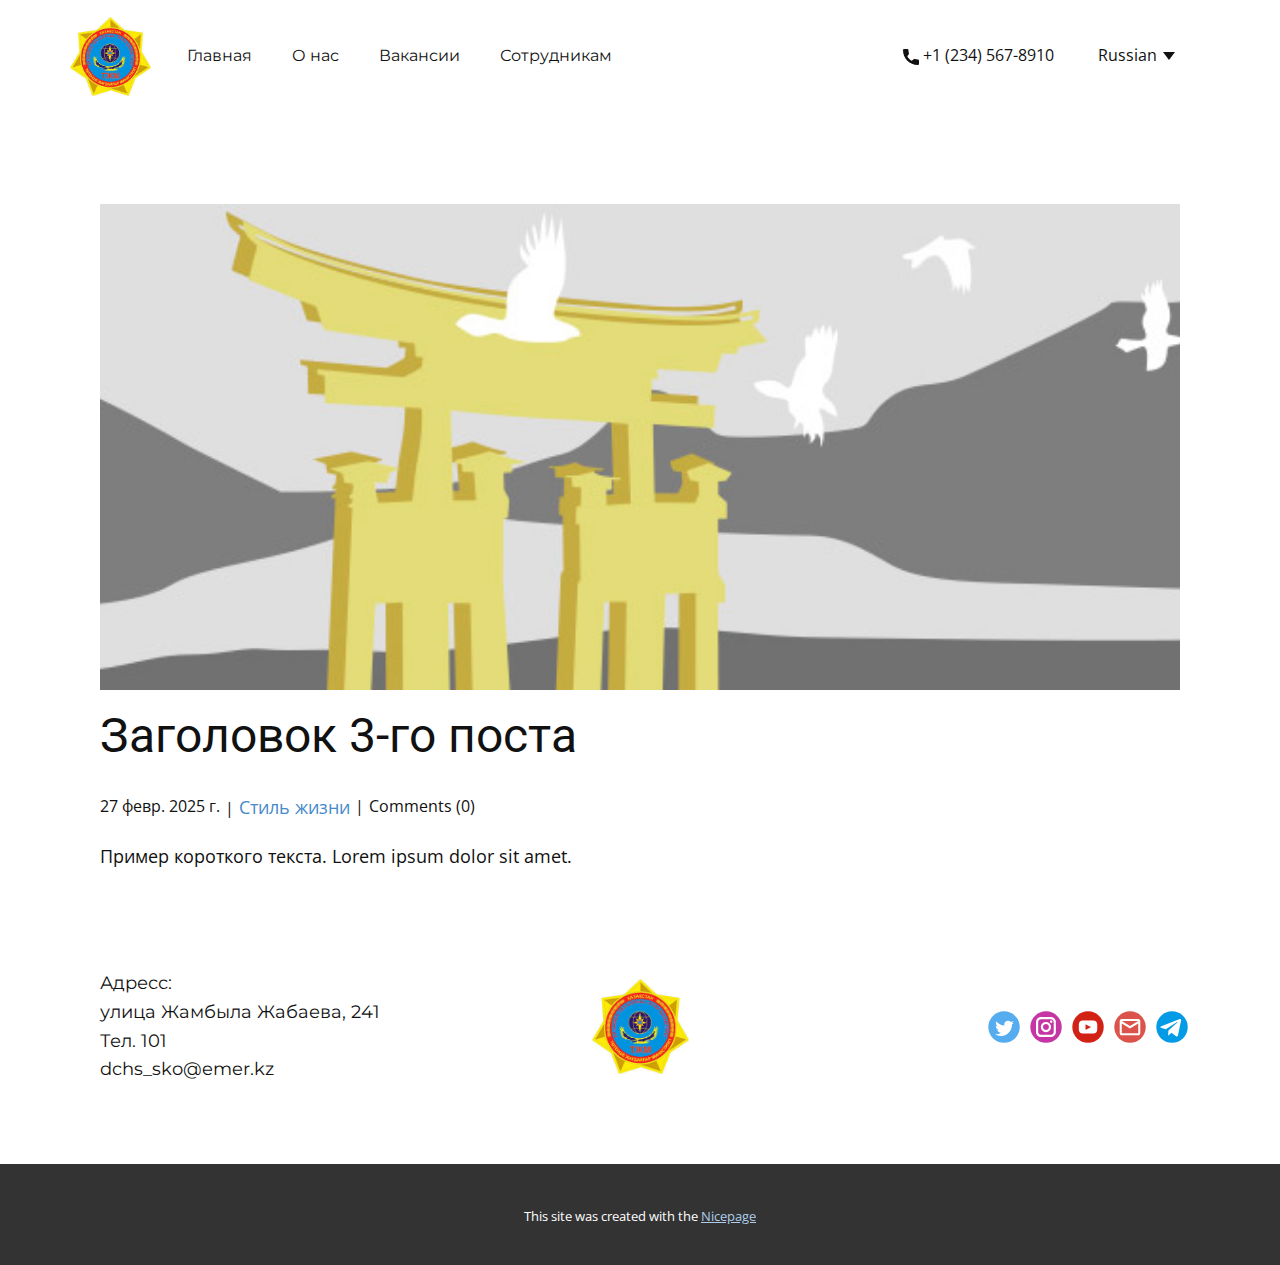
<file: blog/пост-2.html>
<!DOCTYPE html>
<html style="font-size: 16px;" lang="ru"><head>
    <meta name="viewport" content="width=device-width, initial-scale=1.0">
    <meta charset="utf-8">
    <meta name="keywords" content="Заголовок 1-го поста">
    <meta name="description" content="">
    <title>Заголовок 3-го поста</title>
    <link rel="stylesheet" href="../nicepage.css" media="screen">
<link rel="stylesheet" href="../Post-Template.css" media="screen">
    <script class="u-script" type="text/javascript" src="../jquery-1.9.1.min.js" defer=""></script>
    <script class="u-script" type="text/javascript" src="../nicepage.js" defer=""></script>
    <meta name="generator" content="Nicepage 7.5.1, nicepage.com">
    <meta name="referrer" content="origin">
    
    
    
    
    
    <link id="u-theme-google-font" rel="stylesheet" href="https://fonts.googleapis.com/css?family=Roboto:100,100i,300,300i,400,400i,500,500i,700,700i,900,900i|Open+Sans:300,300i,400,400i,500,500i,600,600i,700,700i,800,800i">
    <link id="u-page-google-font" rel="stylesheet" href="https://fonts.googleapis.com/css?family=Montserrat:100,100i,200,200i,300,300i,400,400i,500,500i,600,600i,700,700i,800,800i,900,900i">
    <script type="application/ld+json">{
		"@context": "http://schema.org",
		"@type": "Organization",
		"name": "WebSite6460430",
		"logo": "images/images.jpg",
		"sameAs": []
}</script>
    <meta name="theme-color" content="#478ac9">
  <meta data-intl-tel-input-cdn-path="intlTelInput/"></head>
  <body data-path-to-root="./" data-include-products="false" class="u-body u-xl-mode" data-lang="ru"><header class="u-clearfix u-header u-header" id="header"><div class="u-clearfix u-sheet u-sheet-1">
        <a href="#" class="u-image u-logo u-image-1" data-image-width="228" data-image-height="222">
          <img src="../images/images.jpg" class="u-logo-image u-logo-image-1">
        </a>
        <nav class="u-menu u-menu-one-level u-offcanvas u-menu-1">
          <div class="menu-collapse u-custom-font u-font-montserrat">
            <a class="u-button-style u-hamburger-link u-nav-link" href="#">
              <svg class="u-svg-link" viewBox="0 0 24 24"><use xlink:href="#svg-1377"></use></svg>
              <svg class="u-svg-content" version="1.1" id="svg-1377" viewBox="0 0 16 16" x="0px" y="0px" xmlns:xlink="http://www.w3.org/1999/xlink" xmlns="http://www.w3.org/2000/svg"><g><rect y="1" width="16" height="2"></rect><rect y="7" width="16" height="2"></rect><rect y="13" width="16" height="2"></rect>
</g></svg>
            </a>
          </div>
          <div class="u-custom-menu u-nav-container">
            <ul class="u-custom-font u-font-montserrat u-nav u-unstyled u-nav-1"><li class="u-nav-item"><a class="u-button-style u-nav-link" href="../">Главная</a>
</li><li class="u-nav-item"><a class="u-button-style u-nav-link" href="../About.html">О нас</a>
</li><li class="u-nav-item"><a class="u-button-style u-nav-link" href="../Work.html">Вакансии</a>
</li><li class="u-nav-item"><a class="u-button-style u-dialog-link u-nav-link" href="#popup-1ae2">Сотрудникам</a>
</li></ul>
          </div>
          <div id="a0d2" role="region" aria-label="Панель меню" class="u-custom-menu u-nav-container-collapse">
            <div class="u-black u-container-style u-inner-container-layout u-opacity u-opacity-95 u-sidenav">
              <div class="u-inner-container-layout u-sidenav-overflow">
                <div class="u-menu-close" aria-label="Закрыть меню"></div>
                <ul class="u-align-center u-nav u-popupmenu-items u-unstyled u-nav-2"><li class="u-nav-item"><a class="u-button-style u-nav-link" href="../">Главная</a>
</li><li class="u-nav-item"><a class="u-button-style u-nav-link" href="../About.html">О нас</a>
</li><li class="u-nav-item"><a class="u-button-style u-nav-link" href="../Work.html">Вакансии</a>
</li><li class="u-nav-item"><a class="u-button-style u-dialog-link u-nav-link" href="#popup-1ae2">Сотрудникам</a>
</li></ul>
              </div>
            </div>
            <div class="u-black u-menu-overlay u-opacity u-opacity-70"></div>
          </div>
        </nav>
        <a href="" class="u-active-none u-btn u-btn-rectangle u-button-style u-hover-none u-none u-btn-1">
          <span class="u-icon"><svg class="u-svg-content" viewBox="0 0 405.333 405.333" x="0px" y="0px" style="width: 1em; height: 1em;"><path d="M373.333,266.88c-25.003,0-49.493-3.904-72.704-11.563c-11.328-3.904-24.192-0.896-31.637,6.699l-46.016,34.752    c-52.8-28.181-86.592-61.952-114.389-114.368l33.813-44.928c8.512-8.512,11.563-20.971,7.915-32.64    C142.592,81.472,138.667,56.96,138.667,32c0-17.643-14.357-32-32-32H32C14.357,0,0,14.357,0,32    c0,205.845,167.488,373.333,373.333,373.333c17.643,0,32-14.357,32-32V298.88C405.333,281.237,390.976,266.88,373.333,266.88z"></path></svg></span>&nbsp;+1 (234) 567-8910
        </a>
        <div class="u-h-spacing-12 u-language u-language-content-text u-language-layout-dropdown u-v-spacing-6 u-language-1">
          <a class="u-language-active u-language-url" data-lang-text="Russian" href="#" data-language="ru">
            <svg class="u-caret u-caret-svg" version="1.1" id="Layer_1" xmlns="http://www.w3.org/2000/svg" xmlns:xlink="http://www.w3.org/1999/xlink" x="0px" y="0px" width="16px" height="16px" viewBox="0 0 16 16" style="fill:currentColor;" xml:space="preserve"><polygon class="st0" points="8,12 2,4 14,4 "></polygon></svg>
            <span class="u-icon u-language-icon u-language-ru u-icon-2"><svg xmlns="http://www.w3.org/2000/svg" xmlns:xlink="http://www.w3.org/1999/xlink" version="1.1" xml:space="preserve" class="u-svg-content" viewBox="0 0 112 112" x="0px" y="0px" style="width: 1em; height: 1em;"><rect y="16" fill="#F4F4F4" width="112" height="26.7"></rect><rect y="42.7" fill="#323E95" width="112" height="26.7"></rect><rect y="69.3" fill="#D8001E" width="112" height="26.7"></rect></svg></span>
          </a>
          <div class="u-border-1 u-border-grey-15 u-h-spacing-12 u-language-dropdown u-v-spacing-6 u-white">
            <a class="u-language-dropdown-url u-language-url" data-lang-text="Russian" href="../" data-language="ru">
              <span class="u-icon u-language-icon u-language-ru u-icon-2"><svg xmlns="http://www.w3.org/2000/svg" xmlns:xlink="http://www.w3.org/1999/xlink" version="1.1" xml:space="preserve" class="u-svg-content" viewBox="0 0 112 112" x="0px" y="0px" style="width: 1em; height: 1em;"><rect y="16" fill="#F4F4F4" width="112" height="26.7"></rect><rect y="42.7" fill="#323E95" width="112" height="26.7"></rect><rect y="69.3" fill="#D8001E" width="112" height="26.7"></rect></svg></span>
            </a>
            <a class="u-language-dropdown-url u-language-url" data-lang-text="қазақ тілі" href="../" data-language="kk">
              <span class="u-icon u-language-icon u-language-kk u-icon-4"><svg xmlns="http://www.w3.org/2000/svg" xmlns:xlink="http://www.w3.org/1999/xlink" version="1.1" xml:space="preserve" class="u-svg-content" viewBox="0 0 112 112" x="0px" y="0px" style="width: 1em; height: 1em;"><rect y="16" fill="#4EAEC4" width="112" height="80"></rect><path fill="#F5C832" d="M13.9,39.9c0-0.7-0.1-1.1-0.4-1.7c0,0-2.5-5.2-3.5-7.2c-0.1-0.2-0.2-0.5-0.2-1c0-0.7,0.6-1.2,1.3-1.2
	c0.6,0,1.3,0.6,1.3,1.2c0,0.8-0.4,1.2-0.8,1.2c-0.5,0-0.8-0.2-0.8-0.6c0-0.3,0.1-0.4,0.3-0.4c0.4,0,0.3,0.6,0.3,0.6
	c0.2,0,0.4-0.3,0.3-0.6c0.2,0,0.3-0.1,0.4-0.3c-0.1-0.1-0.2-0.2-0.4-0.2c0.1-0.4,0-0.5-0.4-0.6c0.1,0.1,0.1,0.3,0.1,0.4
	c-0.5-0.1-1.2,0.1-1.2,0.9c0,0.8,0.6,1.5,1.6,1.3c-0.2,0.1-0.4,0.4-0.4,0.7c0.2-0.1,0.4-0.1,0.4-0.1c-0.1,0.2-0.3,0.4-0.3,0.8
	c0.2-0.1,0.4-0.3,0.6-0.2c-0.4,0.8,0.1,1.9,1.3,2.1c-0.4-0.5-0.7-1.1-0.7-1.7c0-1.9,0.5-2.2,0.5-3.5c0-0.5-0.3-1.1-0.8-1.5
	c0.4-0.1,0.6-0.3,0.7-0.5c-0.2-0.4-0.4-0.5-0.8-0.5c0.5-0.3,1-0.8,1-1.6c0-1.3-0.5-1.8-0.5-3.2c0-0.8,0.6-1.8,0.6-1.8
	c-1.2,0.1-1.7,1.2-1.4,2c-0.2,0-0.4,0-0.5-0.1c-0.1,0.2,0,0.5,0.2,0.8c-0.2,0.1-0.2,0-0.5,0c0,0.2,0.2,0.5,0.5,0.8
	c-1-0.3-1.7,0.4-1.7,1.2c0,0.6,0.4,1,0.8,1c0.1,0,0.3-0.1,0.4-0.1c0.1,0.2,0,0.4-0.1,0.5c0.3-0.1,0.5-0.2,0.4-0.6
	c0.2,0,0.4-0.1,0.5-0.2c-0.1-0.2-0.3-0.3-0.5-0.3c0.2-0.3,0-0.5-0.3-0.7c0,0,0.2,0.7-0.2,0.7c-0.2,0-0.4-0.1-0.4-0.3
	c0-0.3,0.2-0.6,0.7-0.6c0.5,0,0.9,0.3,0.9,1.1c0,0.7-0.6,1.1-1.4,1.1c-0.7,0-1.2-0.4-1.2-1.1c0-1,1.4-3.2,1.4-4c0-0.6-0.6-1-1.1-1
	c-0.3,0-0.7,0.2-0.9,0.3C8.9,21.2,8.6,21,8.2,21c-0.6,0-1.1,0.4-1.1,1c0,0.8,1.4,3,1.4,4c0,0.7-0.5,1.1-1.2,1.1
	c-0.8,0-1.4-0.4-1.4-1.1c0-0.8,0.4-1.1,0.9-1.1c0.5,0,0.7,0.3,0.7,0.6c0,0.3-0.2,0.3-0.4,0.3c-0.4,0-0.3-0.7-0.3-0.7
	c-0.3,0.1-0.4,0.3-0.3,0.7c-0.2,0-0.4,0.1-0.5,0.3c0.1,0.1,0.3,0.2,0.5,0.2c-0.1,0.4,0.1,0.5,0.3,0.6c-0.1-0.1-0.1-0.4,0-0.5
	c0.1,0.1,0.3,0.1,0.4,0.1c0.4,0,0.8-0.4,0.8-1c0-0.8-0.6-1.5-1.7-1.2C6.8,24,6.9,23.7,7,23.5c-0.2,0-0.3,0.1-0.5,0
	c0.2-0.2,0.3-0.5,0.2-0.8c-0.2,0.1-0.3,0.2-0.5,0.1c0.3-0.8-0.3-1.9-1.4-2c0,0,0.7,1,0.7,1.8c0,1.5-0.5,2-0.5,3.2
	c0,0.8,0.5,1.4,0.9,1.6c-0.4,0-0.6,0.1-0.8,0.5c0.1,0.2,0.4,0.4,0.7,0.5c-0.5,0.4-0.8,1-0.8,1.5c0,1.3,0.5,1.6,0.5,3.5
	c0,0.6-0.2,1.1-0.7,1.7C6,34.9,6.5,33.8,6.1,33c0.2-0.1,0.4,0.1,0.6,0.2c0-0.4-0.2-0.6-0.3-0.8c0,0,0.2,0,0.4,0.1
	c0-0.3-0.2-0.5-0.4-0.7c1.1,0.2,1.6-0.5,1.6-1.3c0-0.8-0.7-1-1.2-0.9c0-0.1,0-0.2,0-0.4c-0.3,0.1-0.4,0.2-0.3,0.6
	c-0.2,0-0.3,0.1-0.4,0.2c0.1,0.1,0.3,0.2,0.4,0.3c-0.1,0.3,0.1,0.5,0.3,0.6c0,0-0.1-0.6,0.3-0.6c0.2,0,0.3,0.1,0.3,0.4
	c0,0.4-0.2,0.6-0.7,0.6C6.4,31.2,6,30.8,6,30c0-0.6,0.7-1.2,1.3-1.2c0.7,0,1.3,0.5,1.3,1.2c0,0.4,0,0.7-0.2,1c-1,2-3.5,7.2-3.5,7.2
	c-0.3,0.6-0.4,1.1-0.4,1.7c0,1.1,0.7,2,2,2.1c-1.3,0.1-2,1-2,2.1c0,0.7,0.1,1.1,0.4,1.7c0,0,2.5,5.2,3.5,7.2c0.1,0.3,0.2,0.6,0.2,1
	c0,0.7-0.6,1.2-1.3,1.2C6.6,55.2,6,54.7,6,54c0-0.8,0.4-1.1,0.8-1.1c0.5,0,0.7,0.2,0.7,0.6c0,0.3-0.1,0.4-0.3,0.4
	c-0.4,0-0.3-0.6-0.3-0.6c-0.2,0.1-0.4,0.3-0.3,0.6c-0.2,0-0.3,0.1-0.4,0.3c0.1,0.1,0.3,0.2,0.4,0.2c-0.1,0.3,0,0.5,0.3,0.6
	c-0.1-0.1-0.1-0.2,0-0.4c0.5,0.1,1.2-0.1,1.2-0.9c0-0.8-0.6-1.5-1.6-1.3c0.3-0.1,0.4-0.4,0.4-0.7c-0.2,0.1-0.4,0.1-0.4,0.1
	c0.1-0.2,0.3-0.4,0.3-0.8c-0.2,0.1-0.4,0.3-0.6,0.2c0.4-0.8-0.1-1.9-1.3-2.1c0.5,0.5,0.7,1.1,0.7,1.7c0,1.9-0.5,2.2-0.5,3.4
	c0,0.5,0.3,1.1,0.8,1.5C5.4,55.6,5.2,55.8,5,56c0.1,0.3,0.4,0.4,0.7,0.5c-0.5,0.4-0.8,1-0.8,1.5c0,1.3,0.5,1.6,0.5,3.5
	c0,0.6-0.2,1.1-0.7,1.7C6,62.9,6.5,61.8,6.1,61c0.2-0.1,0.4,0.1,0.6,0.2c0-0.4-0.2-0.6-0.3-0.8c0,0,0.2,0,0.4,0.1
	c0-0.3-0.2-0.5-0.4-0.7c1.1,0.2,1.6-0.5,1.6-1.3c0-0.8-0.7-1-1.2-0.9c0-0.1,0-0.2,0-0.4c-0.3,0.1-0.4,0.3-0.3,0.6
	c-0.2,0-0.3,0.1-0.4,0.2c0.1,0.1,0.3,0.2,0.4,0.3c-0.1,0.3,0.1,0.5,0.3,0.6c0,0-0.1-0.6,0.3-0.6c0.2,0,0.3,0.1,0.3,0.4
	c0,0.4-0.2,0.6-0.7,0.6C6.4,59.2,6,58.8,6,58c0-0.6,0.7-1.2,1.3-1.2c0.7,0,1.3,0.6,1.3,1.2c0,0.4,0,0.7-0.2,1c-1,2-3.5,7.2-3.5,7.2
	c-0.3,0.7-0.4,1.1-0.4,1.7c0,1.1,0.7,2,2,2.1c-1.3,0.1-2,1-2,2.1c0,0.7,0.1,1.1,0.4,1.8c0,0,2.5,5.2,3.5,7.2c0.1,0.2,0.2,0.5,0.2,1
	c0,0.7-0.6,1.2-1.3,1.2C6.6,83.2,6,82.7,6,82c0-0.8,0.4-1.1,0.8-1.1c0.5,0,0.7,0.2,0.7,0.6c0,0.3-0.1,0.4-0.3,0.4
	c-0.4,0-0.3-0.6-0.3-0.6c-0.2,0-0.4,0.3-0.3,0.6c-0.2,0-0.3,0.1-0.4,0.3c0.1,0.1,0.3,0.2,0.4,0.2c-0.1,0.4,0,0.5,0.3,0.6
	c-0.1-0.1-0.1-0.2,0-0.4c0.5,0.1,1.2-0.1,1.2-0.9c0-0.8-0.6-1.5-1.6-1.3c0.3-0.1,0.4-0.4,0.4-0.6c-0.2,0.1-0.4,0.1-0.4,0.1
	c0.1-0.2,0.3-0.4,0.3-0.8c-0.2,0.1-0.4,0.3-0.6,0.2c0.4-0.8-0.1-1.9-1.3-2.1c0.5,0.5,0.7,1.1,0.7,1.7c0,1.9-0.5,2.2-0.5,3.4
	c0,0.5,0.3,1.1,0.8,1.5C5.4,83.6,5.2,83.8,5,84c0.3,0.3,0.4,0.4,0.8,0.5c-0.5,0.2-0.9,0.8-0.9,1.6c0,1.3,0.5,1.8,0.5,3.2
	c0,0.8-0.7,1.8-0.7,1.8c1.1-0.1,1.7-1.2,1.4-2c0.2,0,0.3,0,0.5,0.2c0.1-0.2-0.1-0.5-0.2-0.8c0.1-0.1,0.2,0,0.5,0
	c0-0.2-0.2-0.5-0.5-0.8c1,0.3,1.7-0.5,1.7-1.2c0-0.6-0.4-1-0.8-1c-0.1,0-0.3,0-0.4,0.1c-0.1-0.2,0-0.4,0-0.5
	c-0.3,0.1-0.5,0.2-0.3,0.6c-0.2,0-0.4,0.1-0.5,0.2c0.1,0.2,0.3,0.3,0.5,0.2c-0.2,0.3,0,0.5,0.3,0.7c0,0-0.2-0.7,0.3-0.7
	c0.2,0,0.4,0.1,0.4,0.4c0,0.2-0.2,0.6-0.7,0.6c-0.5,0-0.9-0.4-0.9-1.1c0-0.7,0.6-1.1,1.4-1.1c0.7,0,1.2,0.4,1.2,1.1
	c0,0.9-1.4,3.1-1.4,4c0,0.6,0.6,1,1.1,1c0.4,0,0.7-0.2,0.9-0.3c0.2,0.2,0.6,0.3,0.9,0.3c0.6,0,1.1-0.4,1.1-1c0-0.9-1.4-3-1.4-4
	c0-0.7,0.5-1.1,1.2-1.1c0.8,0,1.4,0.4,1.4,1.1c0,0.8-0.4,1.1-0.9,1.1c-0.5,0-0.7-0.3-0.7-0.6c0-0.3,0.2-0.4,0.4-0.4
	c0.4,0,0.2,0.7,0.2,0.7c0.3-0.1,0.4-0.3,0.3-0.7c0.2,0,0.4-0.1,0.5-0.2c-0.1-0.1-0.3-0.2-0.5-0.2c0.1-0.4-0.1-0.5-0.4-0.6
	c0.1,0.2,0.1,0.4,0.1,0.5c-0.1-0.1-0.3-0.1-0.4-0.1c-0.4,0-0.8,0.4-0.8,1c0,0.8,0.6,1.5,1.7,1.2c-0.3,0.3-0.5,0.5-0.5,0.8
	c0.2,0,0.3-0.1,0.5,0c-0.2,0.3-0.3,0.5-0.2,0.8c0.1-0.1,0.3-0.2,0.5-0.2c-0.3,0.8,0.2,1.9,1.4,2c0,0-0.6-1-0.6-1.8
	c0-1.4,0.5-1.9,0.5-3.2c0-0.8-0.5-1.4-1-1.6c0.4,0,0.6-0.1,0.8-0.5c-0.1-0.3-0.4-0.4-0.7-0.5c0.5-0.4,0.8-1,0.8-1.5
	c0-1.3-0.5-1.6-0.5-3.4c0-0.6,0.2-1.2,0.7-1.7c-1.2,0.3-1.7,1.3-1.3,2.1c-0.3,0.1-0.4-0.1-0.6-0.2c0,0.4,0.2,0.6,0.3,0.8
	c0,0-0.2,0-0.4-0.1c0,0.3,0.2,0.5,0.4,0.6c-1.1-0.2-1.6,0.5-1.6,1.3c0,0.8,0.7,1,1.2,0.9c0,0.1,0,0.2-0.1,0.4
	c0.3-0.1,0.5-0.2,0.4-0.6c0.2,0,0.3-0.1,0.4-0.2c-0.1-0.1-0.3-0.2-0.4-0.3c0.1-0.3-0.1-0.5-0.3-0.6c0,0,0.1,0.6-0.3,0.6
	c-0.2,0-0.3-0.1-0.3-0.4c0-0.4,0.2-0.6,0.8-0.6c0.4,0,0.8,0.4,0.8,1.1c0,0.7-0.7,1.2-1.3,1.2c-0.7,0-1.3-0.5-1.3-1.2
	c0-0.4,0-0.7,0.2-1c1-2,3.5-7.2,3.5-7.2c0.3-0.7,0.4-1.1,0.4-1.8c0-1.1-0.7-1.9-2-2.1c1.3-0.1,2-1,2-2.1c0-0.7-0.1-1.1-0.4-1.7
	c0,0-2.5-5.2-3.5-7.2c-0.1-0.3-0.2-0.5-0.2-1c0-0.6,0.6-1.2,1.3-1.2c0.6,0,1.3,0.6,1.3,1.2c0,0.8-0.4,1.2-0.8,1.2
	c-0.5,0-0.8-0.2-0.8-0.6c0-0.3,0.1-0.4,0.3-0.4c0.4,0,0.3,0.6,0.3,0.6c0.2-0.1,0.4-0.3,0.3-0.6c0.2,0,0.3-0.1,0.4-0.3
	c-0.1-0.1-0.2-0.2-0.4-0.2c0.1-0.3,0-0.5-0.4-0.6c0.1,0.1,0.1,0.3,0.1,0.4c-0.5-0.1-1.2,0.1-1.2,0.9c0,0.8,0.6,1.5,1.6,1.3
	c-0.2,0.1-0.4,0.4-0.4,0.7c0.2-0.1,0.4-0.1,0.4-0.1c-0.1,0.2-0.3,0.4-0.3,0.8c0.2-0.1,0.4-0.3,0.6-0.2c-0.4,0.8,0.1,1.9,1.3,2.1
	c-0.4-0.5-0.7-1.1-0.7-1.7c0-1.9,0.5-2.2,0.5-3.5c0-0.5-0.3-1.1-0.8-1.5c0.4-0.1,0.6-0.3,0.7-0.5c-0.1-0.2-0.4-0.4-0.7-0.5
	c0.5-0.4,0.8-1,0.8-1.5c0-1.3-0.5-1.6-0.5-3.4c0-0.6,0.2-1.1,0.7-1.7c-1.2,0.3-1.7,1.3-1.3,2.1c-0.3,0.1-0.4-0.1-0.6-0.2
	c0,0.4,0.2,0.6,0.3,0.8c0,0-0.2,0-0.4-0.1c0,0.3,0.2,0.5,0.4,0.7c-1.1-0.2-1.6,0.5-1.6,1.3c0,0.8,0.7,1.1,1.2,0.9
	c0,0.1,0,0.3-0.1,0.4c0.3-0.1,0.5-0.2,0.4-0.6c0.2,0,0.3-0.1,0.4-0.2c-0.1-0.1-0.3-0.2-0.4-0.3c0.1-0.3-0.1-0.5-0.3-0.6
	c0,0,0.1,0.6-0.3,0.6c-0.2,0-0.3-0.1-0.3-0.4c0-0.4,0.2-0.6,0.8-0.6c0.4,0,0.8,0.3,0.8,1.1c0,0.7-0.7,1.2-1.3,1.2
	c-0.7,0-1.3-0.5-1.3-1.2c0-0.4,0-0.7,0.2-1c1-2,3.5-7.2,3.5-7.2c0.3-0.6,0.4-1.1,0.4-1.7c0-1.1-0.7-2-2-2.1
	C13.2,41.9,13.9,41,13.9,39.9z M8.1,22c0.3-0.3,1,0.3,1,0.3s0.8-0.6,1-0.3c0.3,0.4-0.6,1.9-1,3.1C8.7,23.9,7.8,22.4,8.1,22z M7.7,28
	c0,0-0.1,0-0.2,0c0.7-0.2,1.3-0.4,1.6-1c0.3,0.5,0.9,0.8,1.6,1c-0.1,0-0.1,0-0.2,0c-0.8,0.1-1.3,0.7-1.4,0.9C9,28.7,8.5,28.1,7.7,28
	z M9.2,40.4c0.4,0.9,1.3,1.5,2.1,1.6c-0.9,0.1-1.8,0.6-2.1,1.6C8.8,42.6,7.9,42.1,7,42C7.9,41.9,8.8,41.4,9.2,40.4z M9.2,68.5
	c0.4,0.9,1.3,1.5,2.1,1.6c-0.9,0.1-1.8,0.6-2.1,1.6C8.8,70.6,7.9,70.1,7,70C7.9,69.9,8.8,69.4,9.2,68.5z M10.2,90
	c-0.3,0.3-1-0.3-1-0.3s-0.8,0.6-1,0.3c-0.3-0.4,0.6-1.9,1-3C9.6,88.1,10.5,89.6,10.2,90z M10.6,84c0,0,0.1,0,0.2,0
	c-0.7,0.2-1.3,0.4-1.6,1c-0.3-0.5-0.9-0.8-1.6-1c0,0,0.1,0,0.2,0c0.8-0.1,1.3-0.7,1.4-0.9C9.3,83.3,9.8,83.9,10.6,84z M13,72.2
	c0,0.4-0.1,0.7-0.3,1.1c-0.7,1.5-3,6.5-3.5,7.5c-0.5-1-2.8-6-3.6-7.5c-0.1-0.3-0.2-0.7-0.2-1.1c0-1,0.9-1.3,1.4-1.3
	c0.6,0,1.2,0.4,1.2,1c0,0.3-0.2,0.6-0.5,0.6c-0.7,0-0.6-0.6-0.5-0.9c-0.4,0.2-0.7,0.5-0.6,0.9c-0.2,0-0.5,0.2-0.7,0.4
	c0.2,0.2,0.4,0.4,0.7,0.4C6.2,73.7,6.6,74,7,74.1c-0.1-0.4-0.2-0.8,0.5-0.8c0.5,0,0.9-0.1,1.1-0.4c0,0.4,0.1,2.1,0.1,2.1
	c0,0.6-0.9,0.6-1.4,0.4c0.2,0.7,0.6,1.1,1.7,1c-0.2,0.1-0.5,0.3-0.5,0.8c0,0.6,0.5,1.3,0.8,1.5c0.3-0.2,0.8-0.9,0.8-1.5
	c0-0.4-0.3-0.7-0.5-0.8c1,0.1,1.4-0.3,1.6-1c-0.6,0.2-1.4,0.2-1.4-0.4c0,0,0-1.7,0.1-2.1c0.2,0.3,0.6,0.4,1.1,0.4
	c0.7,0,0.6,0.5,0.5,0.8c0.4-0.1,0.7-0.3,0.6-0.9c0.3,0,0.5-0.2,0.7-0.4c-0.2-0.2-0.4-0.4-0.7-0.4c0.1-0.4-0.2-0.7-0.6-0.9
	c0.1,0.4,0.2,0.9-0.5,0.9c-0.3,0-0.5-0.2-0.5-0.6c0-0.6,0.6-1,1.2-1C12.1,70.9,13,71.2,13,72.2z M12.7,66.8c0.2,0.3,0.3,0.7,0.3,1.1
	c0,1-0.9,1.3-1.4,1.3c-0.6,0-1.2-0.4-1.2-1c0-0.4,0.2-0.6,0.5-0.6c0.7,0,0.6,0.6,0.5,0.9c0.4-0.2,0.7-0.5,0.6-0.9
	c0.2,0,0.5-0.1,0.7-0.4c-0.2-0.2-0.4-0.4-0.7-0.4c0.1-0.6-0.2-0.8-0.6-0.9c0.1,0.4,0.2,0.9-0.5,0.9c-0.5,0-0.9,0.1-1.1,0.4
	c0-0.4-0.1-2.1-0.1-2.1c0-0.6,0.9-0.6,1.4-0.4c-0.2-0.7-0.6-1.1-1.6-1c0.2-0.1,0.5-0.3,0.5-0.8c0-0.6-0.5-1.3-0.8-1.5
	c-0.3,0.2-0.8,0.9-0.8,1.5c0,0.4,0.3,0.7,0.5,0.8c-1-0.1-1.5,0.3-1.7,1c0.6-0.2,1.5-0.2,1.4,0.4c0,0,0,1.7-0.1,2.1
	c-0.2-0.3-0.6-0.4-1.1-0.4c-0.7,0-0.6-0.4-0.5-0.9c-0.4,0.1-0.7,0.4-0.6,0.9c-0.3,0-0.5,0.1-0.7,0.4c0.2,0.2,0.4,0.3,0.7,0.4
	c-0.1,0.4,0.2,0.7,0.6,0.9c-0.1-0.4-0.2-0.9,0.5-0.9c0.3,0,0.5,0.2,0.5,0.6c0,0.6-0.6,1-1.2,1c-0.5,0-1.4-0.3-1.4-1.3
	c0-0.4,0.1-0.7,0.2-1.1c0.7-1.5,3-6.5,3.6-7.5C9.7,60.3,12,65.2,12.7,66.8z M10.6,56c0,0,0.1,0,0.1,0C10.7,56,10.6,56,10.6,56
	c-0.8,0.2-1.3,0.7-1.4,1C9,56.7,8.5,56.1,7.7,56c0,0-0.1,0-0.1,0c0,0,0.1,0,0.1,0C8.5,55.9,9,55.3,9.2,55C9.3,55.3,9.8,55.9,10.6,56
	z M13,44.2c0,0.4-0.1,0.7-0.3,1.1c-0.7,1.5-3,6.5-3.5,7.5c-0.5-1-2.8-6-3.6-7.5c-0.1-0.3-0.2-0.7-0.2-1.1c0-0.9,0.9-1.3,1.4-1.3
	c0.6,0,1.2,0.4,1.2,1c0,0.4-0.2,0.6-0.5,0.6c-0.7,0-0.6-0.6-0.5-0.9c-0.4,0.2-0.7,0.5-0.6,0.9c-0.2,0-0.5,0.2-0.7,0.4
	c0.2,0.2,0.4,0.3,0.7,0.4C6.2,45.7,6.6,46,7,46.1c-0.1-0.4-0.2-0.8,0.5-0.8c0.5,0,0.9-0.1,1.1-0.4c0,0.4,0.1,2.1,0.1,2.1
	c0,0.7-0.9,0.6-1.4,0.4c0.2,0.8,0.6,1.1,1.7,1c-0.2,0.1-0.5,0.3-0.5,0.8c0,0.6,0.5,1.3,0.8,1.5c0.3-0.2,0.8-0.9,0.8-1.5
	c0-0.4-0.3-0.7-0.5-0.8c1,0.1,1.4-0.3,1.6-1c-0.6,0.2-1.4,0.2-1.4-0.4c0,0,0-1.7,0.1-2.1c0.2,0.3,0.6,0.4,1.1,0.4
	c0.7,0,0.6,0.4,0.5,0.8c0.4-0.1,0.7-0.4,0.6-0.9c0.3,0,0.5-0.2,0.7-0.4c-0.2-0.2-0.4-0.4-0.7-0.4c0.1-0.3-0.2-0.7-0.6-0.9
	c0.1,0.4,0.2,0.9-0.5,0.9c-0.3,0-0.5-0.2-0.5-0.6c0-0.6,0.6-1,1.2-1C12.1,42.9,13,43.2,13,44.2z M11.6,41.1c-0.6,0-1.2-0.5-1.2-1
	c0-0.4,0.2-0.6,0.5-0.6c0.7,0,0.6,0.6,0.5,0.9c0.4-0.2,0.7-0.5,0.6-0.9c0.2,0,0.5-0.1,0.7-0.4c-0.2-0.2-0.4-0.4-0.7-0.4
	c0.1-0.5-0.2-0.8-0.6-0.9c0.1,0.4,0.2,0.8-0.5,0.8c-0.5,0-0.9,0.1-1.1,0.4c0-0.4-0.1-2.1-0.1-2.1c0-0.6,0.9-0.6,1.4-0.4
	c-0.2-0.7-0.6-1.1-1.6-1c0.2-0.1,0.5-0.3,0.5-0.8c0-0.6-0.5-1.3-0.8-1.5c-0.3,0.2-0.8,0.9-0.8,1.5c0,0.4,0.3,0.7,0.5,0.8
	c-1-0.1-1.5,0.3-1.7,1c0.6-0.2,1.5-0.2,1.4,0.4c0,0,0,1.7-0.1,2.1c-0.2-0.3-0.6-0.4-1.1-0.4c-0.7,0-0.6-0.5-0.5-0.8
	c-0.4,0.1-0.7,0.4-0.6,0.9c-0.3,0-0.5,0.2-0.7,0.4c0.2,0.2,0.4,0.4,0.7,0.4c-0.1,0.3,0.2,0.7,0.6,0.9c-0.1-0.4-0.2-0.9,0.5-0.9
	c0.3,0,0.5,0.2,0.5,0.6c0,0.5-0.6,1-1.2,1c-0.5,0-1.4-0.4-1.4-1.3c0-0.4,0.1-0.7,0.2-1.1c0.7-1.5,3-6.5,3.6-7.5c0.5,1,2.8,6,3.5,7.5
	c0.2,0.3,0.3,0.7,0.3,1.1C13,40.8,12.1,41.1,11.6,41.1z M53,72.2c-0.1,0.3-0.8,0.6-1.9,0.6c-0.6,0-1.2-0.1-1.8-0.2
	c-2.5-0.5-4.3-1.4-5.7-2.1C43.1,70.3,43,70.1,43,70c0-0.1,0.2-0.2,0.4-0.2c0.1,0,0.2,0,0.2-0.1c-0.2-0.1-0.6-0.1-1-0.2
	c-0.6-0.1-1.2-0.2-1.2-0.4l0,0l0.1-0.2c0.1-0.2,0.4-0.2,0.6-0.2c0.1,0,0.3-0.1,0.3-0.1c0,0-0.3-0.1-0.6-0.2
	c-0.6-0.1-1.2-0.3-1.3-0.7c0.1-0.2,0.4-0.3,0.8-0.3c0.2,0,0.6,0,0.6-0.1c-0.1-0.2-0.5-0.2-0.9-0.3c-0.7-0.1-1.5-0.3-1.6-0.8
	c0.2-0.4,0.6-0.3,1.1-0.2c0.2,0,0.4,0,0.5,0c0-0.2-0.1-0.3-0.4-0.4c-0.2-0.1-0.5-0.2-0.9-0.4c-0.9-0.5-2.6-1.8-2.5-2.5
	c0-0.1,0.1-0.2,0.3-0.2c0.4,0,1.1,0.4,1.7,0.7c0.3,0.1,0.6,0.3,0.7,0.3c0,0,0,0,0,0c-0.2-0.1-0.3-0.2-0.6-0.4
	c-2-1.8-4.1-3.7-3.6-4.4c0.4-0.1,1,0.5,2,1.3c0.7,0.6,1.6,1.5,1.9,1.5c0-0.1-0.3-0.5-0.6-1c-1.3-1.8-3.9-5.6-3.1-7
	c0.3-0.1,0.7,0.5,1.6,2.1c0.7,1.3,1.9,3.2,2.2,3.2c0-0.1-0.3-1-0.6-1.8c-1-2.5-1.7-4.7-1.4-5.2c0,0,0.1,0,0.1,0c0.1,0,0.1,0,0.2,0.2
	c0,0,0,0,0,0.1c0,0,0,0,0,0c0.4,0.5,0.9,1.6,1.7,3.4c0.2,0.5,0.4,1,0.5,1.2c-0.1-0.2-0.1-0.6-0.1-0.9c-0.1-0.9-0.1-1.9-0.1-2.5
	c0-0.2,0.2-0.3,0.4-0.3c0.1,0,0.2,0,0.2,0c0.7,8.5,7.9,17.2,18.9,17.2c0.1,0,0.2,0.2,0.2,0.3v0l-0.1,0.2l-0.1-0.1l-0.1,0
	C58.9,71.4,58.1,72,58,72c-0.1-0.1-0.5-0.8-1.8-1.1c-1.5-0.3-2.5-0.4-3.1-0.4h-0.5c-0.2,0-0.3,0-0.4-0.1l-0.8-0.7
	c-0.9-0.8-1.5-1.3-2.6-2c-0.6-0.4-1-0.4-1.2-0.4h-0.3c-0.2,0-0.3,0-0.6-0.2c-0.7-0.6-1.2-1.4-1.7-2.2c-0.4-0.7-0.8-1.3-1.4-2
	c-1.3-1.5-2.3-2.1-2.4-2.1l0,0l0,0.2c-0.1,0-0.4,0-0.6,0c-0.1,0-0.2,0-0.2,0c0.1,0.9,0.4,1.1,0.6,1.3c0.1,0.1,0.3,0.2,0.2,0.4
	c0,0.2-0.3,0.2-0.4,0.2h-0.3c-0.2,0-0.2,0-0.2,0c0.2,0.6,0.8,0.9,1.2,1.2c0.3,0.2,0.5,0.3,0.6,0.4l0,0l0,0.2c0,0.1-0.1,0.1-0.2,0.1
	l-0.4,0c0,0.4,0.7,0.7,1.3,0.9c0.3,0.1,0.5,0.2,0.7,0.3c0.1,0,0.2,0.1,0.2,0.2c0,0.1-0.2,0.1-0.3,0.2c-0.1,0-0.2,0.1-0.3,0.1
	c0,0.1,0.3,0.2,0.4,0.3c0.3,0.1,0.4,0.3,0.4,0.4c0,0.2-0.2,0.2-0.4,0.3c-0.1,0-0.3,0.1-0.3,0.1c0.1,0.2,0.6,0.4,0.9,0.5
	c0.5,0.2,0.7,0.3,0.7,0.4c0,0.1-0.1,0.2-0.3,0.3c-0.1,0-0.2,0.1-0.2,0.1c0.2,0.3,0.6,0.3,0.9,0.3c0.3,0,0.6,0,0.7,0.2l0,0.2
	c0,0.2-0.3,0.3-0.5,0.4c-0.1,0.1-0.2,0.2-0.3,0.2c0.8,0.5,3.1,1.6,4.8,1.9c0.6,0.1,1.1,0.2,1.7,0.2c0.2,0,0.4,0,0.6,0l0.3,0
	C52.9,72.2,53,72.2,53,72.2z M73.6,74.1c0,0.4-0.1,0.8-0.3,1c-0.5,0.5-1.3,0.6-1.9,0.6c-0.3,0-0.6,0-0.6,0c0.1,0.1,0.2,0.8-0.3,1
	c-0.6,0.3-1.7,0-1.8-0.1c0,0.1-0.2,0.6-0.6,0.7c-0.4,0.1-0.8-0.2-0.9-0.2c0,0.1-0.4,0.5-0.9,0.7c-0.4,0.1-1-0.1-1.1-0.1
	c0,0-0.5,0.5-0.9,0.6c0,0,0,0,0,0c-0.5,0-0.8-0.3-0.8-0.4c0,0.1-0.6,0.6-1.1,0.6h0c-0.4,0-0.6-0.4-0.6-0.6c0,0.1-0.4,0.3-0.8,0.4
	c-0.6,0-1.1-0.2-1.1-0.2c0,0-0.6,0.2-1,0.2c-0.4,0-0.6-0.2-0.6-0.4c0,0,0,0,0,0c-0.1,0.1-0.5,0.4-0.9,0.4c-0.4,0-0.6-0.1-0.7-0.3
	c-0.1-0.1-0.1-0.2-0.1-0.4c0.1-0.2,0.2-0.4,0.5-0.5c0.1-0.1,0.2-0.2,0.4-0.3c0.5-0.4,1-0.8,1-0.8c0.6,0,1.2,0.1,1.7,0.1
	c1.7,0,3.2-0.3,4.5-1l1.1,0c0-0.2,0-0.4,0.2-0.4c0.3-0.1,0.5-0.5,0.5-0.8c0,0,0-0.1,0-0.2c0.1-0.1,0.1-0.1,0.3-0.1
	c1.3,0.2,3.2,0.3,4.7,0.4C73.5,73.9,73.6,73.9,73.6,74.1z M79.6,63.9c0.2,0.1,0.7-0.1,1.1-0.4c0.8-0.5,1.5-0.8,1.6-0.4
	c0.1,0.5-0.7,1.3-2.3,2.4c-0.3,0.2-0.6,0.3-0.8,0.4c-0.2,0.1-0.3,0.2-0.4,0.2c0.2,0,0.3,0,0.4,0c0.3,0,0.6,0,0.8,0.1l0.1,0.2
	c0,0.5-0.7,0.7-1.3,0.9c-0.3,0.1-0.7,0.2-0.8,0.4c0,0.1,0.2,0.1,0.4,0.1c0.2,0,0.5,0,0.5,0.2c-0.1,0.5-0.9,0.7-1.5,0.8
	c-0.3,0.1-0.7,0.1-0.7,0.2c0,0,0.2,0.1,0.3,0.1c0.3,0,0.7,0.1,0.6,0.5c0,0.3-0.6,0.3-1.3,0.4c-0.4,0-0.9,0.1-1.1,0.2
	c0,0,0.2,0.1,0.3,0.1c0.3,0.1,0.6,0.2,0.6,0.4c0,0.1-0.1,0.3-0.9,0.5c-1.8,0.6-2.5,0.7-3.6,0.9c-2.1,0.3-3.1,0.4-3.5,0.4
	c-0.5,0-0.6-0.1-0.6-0.1c0.1-0.2,0.4-0.3,1.6-0.5c0.3,0,0.6-0.1,0.7-0.1c0.2,0,0.4-0.1,0.6-0.1c0.5-0.1,0.9-0.2,1.1-0.3
	c0.5-0.3,1-0.6,1.7-0.8c0.1-0.1,0-0.2,0-0.3c-0.1-0.1-0.2-0.3-0.2-0.4c0.1-0.2,0.1-0.2,0.3-0.2l0.2,0.1v-0.1c0.1,0,0.2,0,0.3-0.2
	c0.1-0.1,0.1-0.3,0-0.4c0-0.1,0-0.2,0-0.2c0-0.2,0.2-0.2,0.6-0.3c0.3,0,0.7-0.1,0.8-0.3c-0.1-0.1-0.2-0.2-0.2-0.3
	c0-0.1,0.2-0.2,0.7-0.5c0.2-0.1,0.6-0.3,0.7-0.4c0,0-0.1-0.1-0.2-0.1c-0.1,0-0.2-0.1-0.2-0.2v0l0.1-0.1c0.1-0.1,0.3-0.2,0.6-0.3
	c0.5-0.3,1.2-0.6,1.4-0.9c-0.1-0.1-0.2-0.1-0.3,0c-0.1,0-0.2,0-0.2,0l-0.2-0.1c0-0.1,0-0.1,0.1-0.2c0.1-0.1,0.2-0.2,0.3-0.3
	c0.3-0.3,0.7-0.6,0.9-1.1c-0.1,0-0.2,0-0.3,0c-0.4,0.1-0.6,0-0.6-0.1c0-0.3,0.1-0.6,0.3-0.9c0.2-0.3,0.3-0.7,0.3-1
	c-0.2-0.1-0.4,0.1-0.6,0.2l-0.3-0.4c0,0-0.8,0.2-2,1.7c-0.6,0.7-1,1.4-1.4,2c-0.5,0.8-0.9,1.6-1.7,2.2c-0.3,0.1-0.6,0.2-0.9,0.3
	c-1.3,0.5-2.8,1-4.6,3c-0.1,0.1-0.3,0.1-0.7,0.1c-0.6,0-1.6,0.1-3.3,0.4c-1.5,0.3-2.3,0.6-2.3,0.6c0,0-3.2,1.4-4.3,2.3
	c0.3,0,0.6-0.1,0.8-0.2l0.8,0c0,0,0,0.1-0.1,0.1h0.1c0,0-0.1,0.1-0.2,0.2c-0.3,0.4-0.6,0.8-0.6,0.9l0.1,0.2v-0.1
	c1.4,0.1,3.4,0,4.9,0.1l0.3,0c0.3,0,0.7-0.1,0.8,0.2c-0.3,0.4-1,0.5-1.4,0.5c-2.1,0.1-7,0.1-7.1,0.1c0,0-0.3,0.2-0.5,0.3
	c-0.2,0-0.2-0.1-0.3-0.2c-0.2,0-0.3,0.1-0.3,0.3c-0.1,0.2-0.1,0.3-0.2,0.3h-0.1c-0.2,0-0.2-0.3-0.3-0.4c-0.1-0.2-0.1-0.5,0-0.7
	c0.3-0.6,1-1.3,1.9-1.8c0.5-0.3,1-0.4,1.5-0.6c0.4-0.1,0.8-0.3,1.1-0.4c0.6-0.4,1.1-0.7,1.6-1c0.9-0.6,1.6-1.1,2.9-1.3
	c7.5-1.1,16-8.2,16.5-17.1c0.1-0.2,0.6-0.1,0.6,0.2c0.1,0.5,0,1.6,0,2.5c0,0.5-0.1,1.1,0,1.2c0,0,0,0,0,0c0-0.2,0.6-1.4,1.1-2.5
	l0.2-0.4c0.7-1.5,1-2.3,1.4-2.3h0l0.1,0.1c0.4,0.5-0.7,3-1.9,6c-0.4,1-0.8,1.9-0.8,2c0.4,0,1.7-2.2,2.7-3.8c1.2-1.9,1.6-2.6,1.8-2.6
	c0,0,0,0.1,0,0.1c0,0,0,0,0,0c0,0,0,0,0,0c0,0.1,0.1,0.2,0.1,0.3c0,0.1,0,0.1,0,0.2c0,0.1,0,0.2,0,0.4c0,0,0,0,0,0
	c-0.2,1.8-2.4,4.6-3.5,6.1c-0.3,0.4-0.6,0.8-0.7,0.9c0.2,0,0.9-0.6,1.5-1.1c0.8-0.8,1.7-1.5,2.1-1.5h0l0.2,0.1c0.5,0.6-1.2,2.3-3,4
	C80.1,63.4,79.6,63.9,79.6,63.9z M61.4,37.2c0.1-0.6,1.5-3.3,1.5-3.3s0.3,3,0.1,3.7c-0.1,0.4-0.4,0.8-1,0.7
	C61.5,38.1,61.3,37.7,61.4,37.2z M63.8,37.8c0.2-0.6,2.1-3,2.1-3s-0.3,3-0.6,3.6c-0.2,0.4-0.5,0.7-1.1,0.5
	C63.7,38.7,63.7,38.2,63.8,37.8z M66.1,38.8c0.4-0.5,2.7-2.5,2.7-2.5s-0.9,2.9-1.3,3.4c-0.3,0.4-0.7,0.6-1.2,0.3
	C65.8,39.7,65.8,39.2,66.1,38.8z M68.1,40.3c0.4-0.4,3.1-1.9,3.1-1.9s-1.5,2.7-1.9,3.1c-0.3,0.3-0.8,0.5-1.2,0
	C67.6,41,67.8,40.6,68.1,40.3z M69.8,42.1c0.5-0.3,3.4-1.3,3.4-1.3s-2,2.3-2.5,2.7c-0.4,0.3-0.8,0.3-1.2-0.2
	C69.2,42.7,69.4,42.3,69.8,42.1z M71.1,44.2c0.6-0.2,3.6-0.6,3.6-0.6s-2.4,1.9-3,2.1c-0.4,0.2-0.9,0.1-1.1-0.5
	C70.4,44.7,70.7,44.3,71.1,44.2z M75.6,46.6c0,0-2.7,1.4-3.3,1.5c-0.5,0.1-0.9-0.1-1-0.7c-0.1-0.6,0.2-0.9,0.7-1
	C72.6,46.4,75.6,46.6,75.6,46.6z M75.9,49.8c0,0-2.9,0.8-3.5,0.8c-0.5,0-0.8-0.2-0.9-0.8c0-0.6,0.4-0.8,0.9-0.8
	C73,48.9,75.9,49.8,75.9,49.8z M75.6,52.9c0,0-3,0.3-3.6,0.1c-0.5-0.1-0.8-0.4-0.7-1c0.1-0.6,0.5-0.8,1-0.7
	C72.9,51.5,75.6,52.9,75.6,52.9z M74.7,56c0,0-3-0.3-3.6-0.6c-0.4-0.2-0.7-0.5-0.5-1.1c0.2-0.6,0.7-0.6,1.1-0.5
	C72.3,54.1,74.7,56,74.7,56z M73.2,58.8c0,0-2.9-0.9-3.4-1.3c-0.4-0.3-0.6-0.7-0.2-1.2c0.3-0.5,0.8-0.5,1.2-0.2
	C71.2,56.4,73.2,58.8,73.2,58.8z M71.2,61.2c0,0-2.7-1.5-3.1-1.9c-0.3-0.3-0.4-0.8,0-1.2c0.4-0.4,0.9-0.3,1.2,0
	C69.7,58.5,71.2,61.2,71.2,61.2z M66.1,60.7c-0.2-0.4-0.3-0.8,0.2-1.2c0.5-0.3,0.9-0.1,1.2,0.3c0.3,0.5,1.3,3.4,1.3,3.4
	S66.4,61.3,66.1,60.7z M63.8,61.7c-0.2-0.4-0.1-0.8,0.5-1.1c0.6-0.2,0.9,0,1.1,0.5c0.2,0.6,0.6,3.6,0.6,3.6S64,62.3,63.8,61.7z
	 M50.8,63.2c0,0,0.9-2.9,1.3-3.4c0.3-0.4,0.7-0.6,1.2-0.3c0.5,0.4,0.5,0.8,0.2,1.2C53.1,61.3,50.8,63.2,50.8,63.2z M51.4,59.3
	c-0.4,0.4-3.1,1.9-3.1,1.9s1.5-2.7,1.9-3.1c0.3-0.3,0.8-0.4,1.2,0C51.9,58.5,51.8,59,51.4,59.3z M49.8,57.5
	c-0.5,0.3-3.4,1.3-3.4,1.3s2-2.3,2.5-2.7c0.4-0.2,0.8-0.3,1.2,0.2C50.3,56.8,50.1,57.2,49.8,57.5z M48.4,55.4
	c-0.6,0.3-3.6,0.6-3.6,0.6s2.4-1.9,3-2.1c0.4-0.2,0.9-0.1,1.1,0.5C49.1,54.9,48.9,55.2,48.4,55.4z M47.6,53.1
	c-0.6,0.1-3.6-0.1-3.6-0.1s2.7-1.4,3.3-1.5c0.5-0.1,0.9,0,1,0.7C48.4,52.7,48,53,47.6,53.1z M47.2,50.6c-0.6,0-3.6-0.8-3.6-0.8
	s2.9-0.8,3.6-0.8c0.5,0,0.8,0.2,0.8,0.8C48,50.4,47.6,50.6,47.2,50.6z M47.2,48.1c-0.6-0.1-3.3-1.5-3.3-1.5s3-0.3,3.6-0.1
	c0.4,0.1,0.8,0.4,0.7,1C48.1,48.1,47.7,48.2,47.2,48.1z M47.8,45.7c-0.6-0.2-3-2.1-3-2.1s3,0.4,3.6,0.6c0.4,0.2,0.7,0.5,0.5,1.1
	C48.7,45.8,48.2,45.9,47.8,45.7z M46.3,40.8c0,0,2.9,0.9,3.4,1.3c0.4,0.3,0.6,0.7,0.2,1.2c-0.3,0.5-0.8,0.5-1.2,0.2
	C48.3,43.1,46.3,40.8,46.3,40.8z M50.3,41.4c-0.4-0.4-1.9-3.1-1.9-3.1s2.7,1.5,3.1,1.9c0.3,0.3,0.4,0.8,0,1.2
	C51,41.9,50.6,41.8,50.3,41.4z M59.8,60.2c-5.7,0-10.4-4.6-10.4-10.4c0-5.7,4.6-10.3,10.4-10.3c5.7,0,10.3,4.6,10.3,10.3
	C70.1,55.5,65.5,60.2,59.8,60.2z M58.9,37.2c0-0.6,0.8-3.5,0.8-3.5s0.9,2.9,0.9,3.5c0,0.5-0.2,0.8-0.9,0.9
	C59.2,38,58.9,37.6,58.9,37.2z M63.1,62c0.1,0.6-0.1,3.6-0.1,3.6s-1.4-2.7-1.5-3.3c-0.1-0.5,0.1-0.9,0.7-1
	C62.7,61.2,63,61.5,63.1,62z M59.8,61.5c0.6,0,0.9,0.4,0.9,0.9c0,0.6-0.9,3.5-0.9,3.5s-0.8-2.9-0.8-3.5
	C58.9,61.9,59.2,61.5,59.8,61.5z M57.5,61.3c0.6,0.1,0.8,0.6,0.7,1c-0.1,0.6-1.5,3.3-1.5,3.3s-0.3-3-0.1-3.6
	C56.6,61.5,56.9,61.2,57.5,61.3z M55.7,61.7c-0.2,0.6-2.1,3-2.1,3s0.3-3,0.6-3.6c0.2-0.4,0.5-0.7,1.1-0.5
	C55.8,60.9,55.9,61.3,55.7,61.7z M52.1,39.8c-0.3-0.5-1.3-3.4-1.3-3.4s2.3,2,2.7,2.5c0.3,0.4,0.3,0.8-0.2,1.2
	C52.7,40.3,52.3,40.1,52.1,39.8z M54.2,38.4c-0.2-0.6-0.6-3.6-0.6-3.6s1.9,2.4,2.1,3c0.2,0.4,0.1,0.9-0.5,1.1
	C54.7,39.1,54.3,38.9,54.2,38.4z M56.5,37.6c-0.1-0.6,0.1-3.7,0.1-3.7s1.4,2.7,1.5,3.3c0.1,0.5-0.1,0.9-0.7,1
	C56.9,38.4,56.6,38,56.5,37.6z"></path></svg></span>
            </a>
            <a class="u-language-dropdown-url u-language-url" data-lang-text="English" href="../" data-language="en">
              <span class="u-icon u-language-en u-language-icon u-icon-5"><svg xmlns="http://www.w3.org/2000/svg" xmlns:xlink="http://www.w3.org/1999/xlink" version="1.1" xml:space="preserve" class="u-svg-content" viewBox="0 0 112 112" x="0px" y="0px" style="width: 1em; height: 1em;"><rect y="16" fill="#19237F" width="112" height="80"></rect><path fill="#EDEDED" d="M47.8,16h3.5v33.7H0v-4.8h27.5L0,25.9v-3.8l33.2,22.8h7.7L0,16.8V16h8.8l39,26.9V16z M75,44.9h-7.7L109.4,16
	h-5.1L65.1,42.9V16h-3.4v33.7H112v-4.8H85.4L112,26.6v-7L75,44.9z M61.7,96h3.4V70.7l37,25.3h9.9v-0.8L73.2,68.7H81l31,21.2v-3.1
	L85.4,68.7H112v-4.8H61.7V96z M0,68.7h27.5L0,87.7v7.8l39.1-26.8h7.8L7.1,96H11l36.8-25.3V96h3.5V63.9H0V68.7z"></path><path fill="#BD0034" d="M112,16v3.6L75,44.9h-7.7L109.4,16H112z M73.2,68.7L112,95.2v-5.3L81,68.7H73.2z M40.9,44.9L0,16.8v5.3
	l33.2,22.8C33.2,44.9,40.9,44.9,40.9,44.9z M39.1,68.7L0,95.5V96h7.1l39.8-27.3H39.1z M61.7,16H51.3v33.7H0v14.2h51.3V96h10.4V63.9
	H112V49.7H61.7V16z"></path></svg></span>
            </a>
          </div>
        </div>
      </div></header>
    <section class="u-align-center u-clearfix u-section-1" id="block-1">
      <div class="u-clearfix u-sheet u-valign-middle-md u-valign-middle-sm u-valign-middle-xs u-sheet-1"><!--post_details--><!--post_details_options_json--><!--{"source":""}--><!--/post_details_options_json--><!--blog_post-->
        <div class="u-container-style u-expanded-width u-post-details u-post-details-1">
          <div class="u-container-layout u-valign-middle u-container-layout-1"><!--blog_post_image-->
            <img alt="" class="u-blog-control u-expanded-width u-image u-image-default u-image-1" src="../images/8ad73f3c.jpeg"><!--/blog_post_image--><!--blog_post_header-->
            <h2 class="u-blog-control u-text u-text-1">Заголовок 3-го поста</h2><!--/blog_post_header--><!--blog_post_metadata-->
            <div class="u-blog-control u-metadata u-metadata-1"><!--blog_post_metadata_date-->
              <span class="u-meta-date u-meta-icon">27 февр. 2025 г.</span><!--/blog_post_metadata_date--><!--blog_post_metadata_category-->
              <span class="u-meta-category u-meta-icon"><a href="../blog/blog.html#/blog-1///3">Стиль жизни</a></span><!--/blog_post_metadata_category--><!--blog_post_metadata_comments-->
              <span class="u-meta-comments u-meta-icon"><!--blog_post_metadata_comments_content-->Comments (0)<!--/blog_post_metadata_comments_content--></span><!--/blog_post_metadata_comments-->
            </div><!--/blog_post_metadata--><!--blog_post_content-->
            <div class="u-align-justify u-blog-control u-post-content u-text u-text-2 fr-view">
  <p>Пример короткого текста. Lorem ipsum dolor sit amet.</p>
  </div><!--/blog_post_content-->
          </div>
        </div><!--/blog_post--><!--/post_details-->
      </div>
    </section>
    
    
    
    
    
    <footer class="u-clearfix u-footer u-white" id="footer"><div class="u-clearfix u-sheet u-sheet-1">
        <div class="data-layout-selected u-clearfix u-expanded-width u-gutter-30 u-layout-wrap u-layout-wrap-1">
          <div class="u-gutter-0 u-layout">
            <div class="u-layout-row">
              <div class="u-align-center-sm u-align-center-xs u-align-left-md u-align-left-xl u-container-style u-layout-cell u-left-cell u-size-20 u-size-30-md u-layout-cell-1">
                <div class="u-container-layout u-valign-middle u-container-layout-1">
                  <p class="u-custom-font u-font-montserrat u-small-text u-text u-text-variant u-text-1">
                    <font style="vertical-align: inherit;">
                      <font style="vertical-align: inherit;">
                        <font style="vertical-align: inherit;">
                          <font style="vertical-align: inherit;">
                            <font style="vertical-align: inherit;">
                              <font style="vertical-align: inherit;">
                                <font style="vertical-align: inherit;">
                                  <font style="vertical-align: inherit;"></font>
                                </font>
                              </font>
                            </font>
                          </font>
                        </font>
                      </font>
                    </font>Адресс:<br>улица Жамбыла Жабаева, 241<br>Тел. 101<br>dchs_sko@emer.kz<br>
                  </p>
                </div>
              </div>
              <div class="u-align-center-sm u-align-right-md u-container-style u-layout-cell u-size-20 u-size-30-md u-layout-cell-2">
                <div class="u-container-layout u-valign-middle u-container-layout-2">
                  <a href="#" class="u-image u-logo u-image-1" data-image-width="228" data-image-height="222">
                    <img src="../images/images.jpg" class="u-logo-image u-logo-image-1">
                  </a>
                </div>
              </div>
              <div class="u-align-center-sm u-align-center-xs u-align-left-md u-align-right-lg u-align-right-xl u-container-style u-layout-cell u-right-cell u-size-20 u-size-30-md u-layout-cell-3">
                <div class="u-container-layout u-valign-middle u-container-layout-3">
                  <div class="u-social-icons u-spacing-10 u-social-icons-1">
                    <a class="u-social-url" title="twitter" target="_blank" href="">
                      <span class="u-icon u-social-icon u-social-twitter u-icon-1"><svg class="u-svg-link" preserveAspectRatio="xMidYMin slice" viewBox="0 0 112 112" style=""><use xlink:href="#svg-5c79"></use></svg><svg class="u-svg-content" viewBox="0 0 112 112" x="0" y="0" id="svg-5c79"><circle fill="currentColor" class="st0" cx="56.1" cy="56.1" r="55"></circle><path fill="#FFFFFF" d="M83.8,47.3c0,0.6,0,1.2,0,1.7c0,17.7-13.5,38.2-38.2,38.2C38,87.2,31,85,25,81.2c1,0.1,2.1,0.2,3.2,0.2
      c6.3,0,12.1-2.1,16.7-5.7c-5.9-0.1-10.8-4-12.5-9.3c0.8,0.2,1.7,0.2,2.5,0.2c1.2,0,2.4-0.2,3.5-0.5c-6.1-1.2-10.8-6.7-10.8-13.1
      c0-0.1,0-0.1,0-0.2c1.8,1,3.9,1.6,6.1,1.7c-3.6-2.4-6-6.5-6-11.2c0-2.5,0.7-4.8,1.8-6.7c6.6,8.1,16.5,13.5,27.6,14
      c-0.2-1-0.3-2-0.3-3.1c0-7.4,6-13.4,13.4-13.4c3.9,0,7.3,1.6,9.8,4.2c3.1-0.6,5.9-1.7,8.5-3.3c-1,3.1-3.1,5.8-5.9,7.4
      c2.7-0.3,5.3-1,7.7-2.1C88.7,43,86.4,45.4,83.8,47.3z"></path></svg></span>
                    </a>
                    <a class="u-social-url" title="instagram" target="_blank" href="">
                      <span class="u-icon u-social-icon u-social-instagram u-icon-2"><svg class="u-svg-link" preserveAspectRatio="xMidYMin slice" viewBox="0 0 112 112" style=""><use xlink:href="#svg-6978"></use></svg><svg class="u-svg-content" viewBox="0 0 112 112" x="0" y="0" id="svg-6978"><circle fill="currentColor" cx="56.1" cy="56.1" r="55"></circle><path fill="#FFFFFF" d="M55.9,38.2c-9.9,0-17.9,8-17.9,17.9C38,66,46,74,55.9,74c9.9,0,17.9-8,17.9-17.9C73.8,46.2,65.8,38.2,55.9,38.2
      z M55.9,66.4c-5.7,0-10.3-4.6-10.3-10.3c-0.1-5.7,4.6-10.3,10.3-10.3c5.7,0,10.3,4.6,10.3,10.3C66.2,61.8,61.6,66.4,55.9,66.4z"></path><path fill="#FFFFFF" d="M74.3,33.5c-2.3,0-4.2,1.9-4.2,4.2s1.9,4.2,4.2,4.2s4.2-1.9,4.2-4.2S76.6,33.5,74.3,33.5z"></path><path fill="#FFFFFF" d="M73.1,21.3H38.6c-9.7,0-17.5,7.9-17.5,17.5v34.5c0,9.7,7.9,17.6,17.5,17.6h34.5c9.7,0,17.5-7.9,17.5-17.5V38.8
      C90.6,29.1,82.7,21.3,73.1,21.3z M83,73.3c0,5.5-4.5,9.9-9.9,9.9H38.6c-5.5,0-9.9-4.5-9.9-9.9V38.8c0-5.5,4.5-9.9,9.9-9.9h34.5
      c5.5,0,9.9,4.5,9.9,9.9V73.3z"></path></svg></span>
                    </a>
                    <a class="u-social-url" target="_blank" data-type="YouTube" title="YouTube" href="">
                      <span class="u-icon u-social-icon u-social-youtube u-icon-3"><svg class="u-svg-link" preserveAspectRatio="xMidYMin slice" viewBox="0 0 112 112" style=""><use xlink:href="#svg-8245"></use></svg><svg class="u-svg-content" viewBox="0 0 112 112" x="0" y="0" id="svg-8245"><circle fill="currentColor" cx="56.1" cy="56.1" r="55"></circle><path fill="#FFFFFF" d="M74.9,33.3H37.3c-7.4,0-13.4,6-13.4,13.4v18.8c0,7.4,6,13.4,13.4,13.4h37.6c7.4,0,13.4-6,13.4-13.4V46.7 C88.3,39.3,82.3,33.3,74.9,33.3L74.9,33.3z M65.9,57l-17.6,8.4c-0.5,0.2-1-0.1-1-0.6V47.5c0-0.5,0.6-0.9,1-0.6l17.6,8.9 C66.4,56,66.4,56.8,65.9,57L65.9,57z"></path></svg></span>
                    </a>
                    <a class="u-social-url" target="_blank" data-type="Email" title="Email" href="">
                      <span class="u-icon u-social-email u-social-icon u-icon-4"><svg class="u-svg-link" preserveAspectRatio="xMidYMin slice" viewBox="0 0 112 112" style=""><use xlink:href="#svg-ce90"></use></svg><svg class="u-svg-content" viewBox="0 0 112 112" x="0" y="0" id="svg-ce90"><circle fill="currentColor" cx="56.1" cy="56.1" r="55"></circle><path id="path3864" fill="#FFFFFF" d="M27.2,28h57.6c4,0,7.2,3.2,7.2,7.2l0,0v42.7c0,3.9-3.2,7.2-7.2,7.2l0,0H27.2
	c-4,0-7.2-3.2-7.2-7.2V35.2C20,31.1,23.2,28,27.2,28 M56,52.9l28.8-17.8H27.2L56,52.9 M27.2,77.7h57.6V43.5L56,61.3L27.2,43.5V77.7z
	"></path></svg></span>
                    </a>
                    <a class="u-social-url" target="_blank" data-type="Telegram" title="Telegram" href="">
                      <span class="u-icon u-social-icon u-social-telegram u-icon-5"><svg class="u-svg-link" preserveAspectRatio="xMidYMin slice" viewBox="0 0 112 112" style=""><use xlink:href="#svg-9cae"></use></svg><svg class="u-svg-content" viewBox="0 0 112 112" x="0" y="0" id="svg-9cae"><circle fill="currentColor" cx="56.1" cy="56.1" r="55"></circle><path fill="#FFFFFF" d="M18.4,53.2l64.7-24.9c3-1.1,5.6,0.7,4.7,5.3l0,0l-11,51.8c-0.8,3.7-3,4.6-6.1,2.8L53.9,75.8l-8.1,7.8
	c-0.9,0.9-1.7,1.6-3.4,1.6l1.2-17l31.1-28c1.4-1.2-0.3-1.9-2.1-0.7L34.2,63.7l-16.6-5.2C14,57.4,14,54.9,18.4,53.2L18.4,53.2z"></path></svg></span>
                    </a>
                  </div>
                </div>
              </div>
            </div>
          </div>
        </div>
      </div></footer>
    <section class="u-backlink u-clearfix u-grey-80">
      <p class="u-text">
        <span>This site was created with the </span>
        <a class="u-link" href="https://nicepage.com/" target="_blank" rel="nofollow">
          <span>Nicepage</span>
        </a>
      </p>
    </section>
  <section class="u-black u-clearfix u-container-style u-dialog-block u-opacity u-opacity-70 u-valign-middle u-dialog-section-6" id="popup-1ae2">
      <div class="u-align-center u-container-align-center u-container-style u-dialog u-white u-dialog-1">
        <div class="u-container-layout u-container-layout-1">
          <h2 class="u-align-center u-text u-text-default u-text-1">Введите данные </h2>
          <a href="../employee.html" data-page-id="857018739" class="u-btn u-button-style u-custom-font u-font-montserrat u-btn-1" title="employee">Вход</a>
        </div>
        <button class="u-dialog-close-button u-icon u-text-grey-40 u-icon-1"><svg class="u-svg-link" preserveAspectRatio="xMidYMin slice" viewBox="0 0 16 16" style=""><use xmlns:xlink="http://www.w3.org/1999/xlink" xlink:href="#svg-efe9"></use></svg><svg xmlns="http://www.w3.org/2000/svg" xmlns:xlink="http://www.w3.org/1999/xlink" version="1.1" xml:space="preserve" class="u-svg-content" viewBox="0 0 16 16" x="0px" y="0px" id="svg-efe9"><rect x="7" y="0" transform="matrix(0.7071 -0.7071 0.7071 0.7071 -3.3138 8.0002)" width="2" height="16"></rect><rect x="0" y="7" transform="matrix(0.7071 -0.7071 0.7071 0.7071 -3.3138 8.0002)" width="16" height="2"></rect></svg></button>
      </div>
    </section><style>.u-dialog-section-6 .u-dialog-1 {
  width: 800px;
  height: auto;
  min-height: 250px;
  margin: 60px auto;
}

.u-dialog-section-6 .u-container-layout-1 {
  padding: 0 0 30px;
}

.u-dialog-section-6 .u-text-1 {
  margin: 50px auto 0;
}

.u-dialog-section-6 .u-btn-1 {
  margin: 67px auto 0;
}

.u-dialog-section-6 .u-icon-1 {
  width: 20px;
  height: 20px;
}

@media (max-width: 991px) {
  .u-dialog-section-6 .u-dialog-1 {
    width: 720px;
  }
}

@media (max-width: 767px) {
  .u-dialog-section-6 .u-dialog-1 {
    width: 540px;
  }
}

@media (max-width: 575px) {
  .u-dialog-section-6 .u-dialog-1 {
    width: 340px;
  }
}</style>
</body></html>
</file>
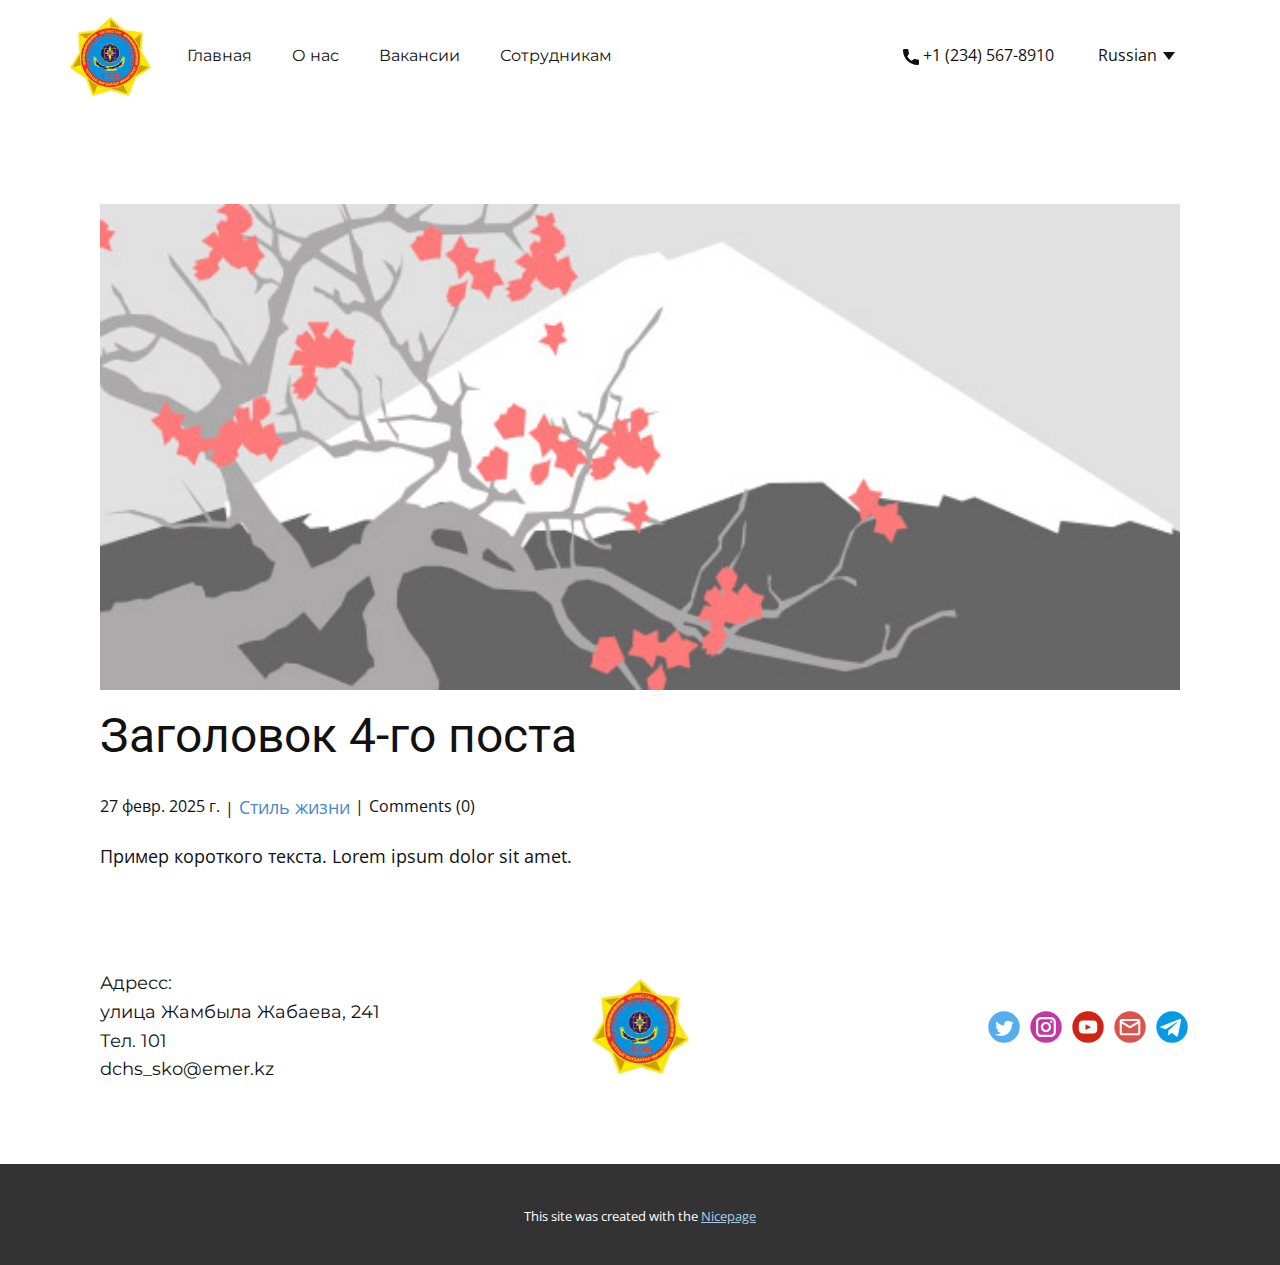
<file: blog/пост-3.html>
<!DOCTYPE html>
<html style="font-size: 16px;" lang="ru"><head>
    <meta name="viewport" content="width=device-width, initial-scale=1.0">
    <meta charset="utf-8">
    <meta name="keywords" content="Заголовок 1-го поста">
    <meta name="description" content="">
    <title>Заголовок 4-го поста</title>
    <link rel="stylesheet" href="../nicepage.css" media="screen">
<link rel="stylesheet" href="../Post-Template.css" media="screen">
    <script class="u-script" type="text/javascript" src="../jquery-1.9.1.min.js" defer=""></script>
    <script class="u-script" type="text/javascript" src="../nicepage.js" defer=""></script>
    <meta name="generator" content="Nicepage 7.5.1, nicepage.com">
    <meta name="referrer" content="origin">
    
    
    
    
    
    <link id="u-theme-google-font" rel="stylesheet" href="https://fonts.googleapis.com/css?family=Roboto:100,100i,300,300i,400,400i,500,500i,700,700i,900,900i|Open+Sans:300,300i,400,400i,500,500i,600,600i,700,700i,800,800i">
    <link id="u-page-google-font" rel="stylesheet" href="https://fonts.googleapis.com/css?family=Montserrat:100,100i,200,200i,300,300i,400,400i,500,500i,600,600i,700,700i,800,800i,900,900i">
    <script type="application/ld+json">{
		"@context": "http://schema.org",
		"@type": "Organization",
		"name": "WebSite6460430",
		"logo": "images/images.jpg",
		"sameAs": []
}</script>
    <meta name="theme-color" content="#478ac9">
  <meta data-intl-tel-input-cdn-path="intlTelInput/"></head>
  <body data-path-to-root="./" data-include-products="false" class="u-body u-xl-mode" data-lang="ru"><header class="u-clearfix u-header u-header" id="header"><div class="u-clearfix u-sheet u-sheet-1">
        <a href="#" class="u-image u-logo u-image-1" data-image-width="228" data-image-height="222">
          <img src="../images/images.jpg" class="u-logo-image u-logo-image-1">
        </a>
        <nav class="u-menu u-menu-one-level u-offcanvas u-menu-1">
          <div class="menu-collapse u-custom-font u-font-montserrat">
            <a class="u-button-style u-hamburger-link u-nav-link" href="#">
              <svg class="u-svg-link" viewBox="0 0 24 24"><use xlink:href="#svg-1377"></use></svg>
              <svg class="u-svg-content" version="1.1" id="svg-1377" viewBox="0 0 16 16" x="0px" y="0px" xmlns:xlink="http://www.w3.org/1999/xlink" xmlns="http://www.w3.org/2000/svg"><g><rect y="1" width="16" height="2"></rect><rect y="7" width="16" height="2"></rect><rect y="13" width="16" height="2"></rect>
</g></svg>
            </a>
          </div>
          <div class="u-custom-menu u-nav-container">
            <ul class="u-custom-font u-font-montserrat u-nav u-unstyled u-nav-1"><li class="u-nav-item"><a class="u-button-style u-nav-link" href="../">Главная</a>
</li><li class="u-nav-item"><a class="u-button-style u-nav-link" href="../About.html">О нас</a>
</li><li class="u-nav-item"><a class="u-button-style u-nav-link" href="../Work.html">Вакансии</a>
</li><li class="u-nav-item"><a class="u-button-style u-dialog-link u-nav-link" href="#popup-1ae2">Сотрудникам</a>
</li></ul>
          </div>
          <div id="a0d2" role="region" aria-label="Панель меню" class="u-custom-menu u-nav-container-collapse">
            <div class="u-black u-container-style u-inner-container-layout u-opacity u-opacity-95 u-sidenav">
              <div class="u-inner-container-layout u-sidenav-overflow">
                <div class="u-menu-close" aria-label="Закрыть меню"></div>
                <ul class="u-align-center u-nav u-popupmenu-items u-unstyled u-nav-2"><li class="u-nav-item"><a class="u-button-style u-nav-link" href="../">Главная</a>
</li><li class="u-nav-item"><a class="u-button-style u-nav-link" href="../About.html">О нас</a>
</li><li class="u-nav-item"><a class="u-button-style u-nav-link" href="../Work.html">Вакансии</a>
</li><li class="u-nav-item"><a class="u-button-style u-dialog-link u-nav-link" href="#popup-1ae2">Сотрудникам</a>
</li></ul>
              </div>
            </div>
            <div class="u-black u-menu-overlay u-opacity u-opacity-70"></div>
          </div>
        </nav>
        <a href="" class="u-active-none u-btn u-btn-rectangle u-button-style u-hover-none u-none u-btn-1">
          <span class="u-icon"><svg class="u-svg-content" viewBox="0 0 405.333 405.333" x="0px" y="0px" style="width: 1em; height: 1em;"><path d="M373.333,266.88c-25.003,0-49.493-3.904-72.704-11.563c-11.328-3.904-24.192-0.896-31.637,6.699l-46.016,34.752    c-52.8-28.181-86.592-61.952-114.389-114.368l33.813-44.928c8.512-8.512,11.563-20.971,7.915-32.64    C142.592,81.472,138.667,56.96,138.667,32c0-17.643-14.357-32-32-32H32C14.357,0,0,14.357,0,32    c0,205.845,167.488,373.333,373.333,373.333c17.643,0,32-14.357,32-32V298.88C405.333,281.237,390.976,266.88,373.333,266.88z"></path></svg></span>&nbsp;+1 (234) 567-8910
        </a>
        <div class="u-h-spacing-12 u-language u-language-content-text u-language-layout-dropdown u-v-spacing-6 u-language-1">
          <a class="u-language-active u-language-url" data-lang-text="Russian" href="#" data-language="ru">
            <svg class="u-caret u-caret-svg" version="1.1" id="Layer_1" xmlns="http://www.w3.org/2000/svg" xmlns:xlink="http://www.w3.org/1999/xlink" x="0px" y="0px" width="16px" height="16px" viewBox="0 0 16 16" style="fill:currentColor;" xml:space="preserve"><polygon class="st0" points="8,12 2,4 14,4 "></polygon></svg>
            <span class="u-icon u-language-icon u-language-ru u-icon-2"><svg xmlns="http://www.w3.org/2000/svg" xmlns:xlink="http://www.w3.org/1999/xlink" version="1.1" xml:space="preserve" class="u-svg-content" viewBox="0 0 112 112" x="0px" y="0px" style="width: 1em; height: 1em;"><rect y="16" fill="#F4F4F4" width="112" height="26.7"></rect><rect y="42.7" fill="#323E95" width="112" height="26.7"></rect><rect y="69.3" fill="#D8001E" width="112" height="26.7"></rect></svg></span>
          </a>
          <div class="u-border-1 u-border-grey-15 u-h-spacing-12 u-language-dropdown u-v-spacing-6 u-white">
            <a class="u-language-dropdown-url u-language-url" data-lang-text="Russian" href="../" data-language="ru">
              <span class="u-icon u-language-icon u-language-ru u-icon-2"><svg xmlns="http://www.w3.org/2000/svg" xmlns:xlink="http://www.w3.org/1999/xlink" version="1.1" xml:space="preserve" class="u-svg-content" viewBox="0 0 112 112" x="0px" y="0px" style="width: 1em; height: 1em;"><rect y="16" fill="#F4F4F4" width="112" height="26.7"></rect><rect y="42.7" fill="#323E95" width="112" height="26.7"></rect><rect y="69.3" fill="#D8001E" width="112" height="26.7"></rect></svg></span>
            </a>
            <a class="u-language-dropdown-url u-language-url" data-lang-text="қазақ тілі" href="../" data-language="kk">
              <span class="u-icon u-language-icon u-language-kk u-icon-4"><svg xmlns="http://www.w3.org/2000/svg" xmlns:xlink="http://www.w3.org/1999/xlink" version="1.1" xml:space="preserve" class="u-svg-content" viewBox="0 0 112 112" x="0px" y="0px" style="width: 1em; height: 1em;"><rect y="16" fill="#4EAEC4" width="112" height="80"></rect><path fill="#F5C832" d="M13.9,39.9c0-0.7-0.1-1.1-0.4-1.7c0,0-2.5-5.2-3.5-7.2c-0.1-0.2-0.2-0.5-0.2-1c0-0.7,0.6-1.2,1.3-1.2
	c0.6,0,1.3,0.6,1.3,1.2c0,0.8-0.4,1.2-0.8,1.2c-0.5,0-0.8-0.2-0.8-0.6c0-0.3,0.1-0.4,0.3-0.4c0.4,0,0.3,0.6,0.3,0.6
	c0.2,0,0.4-0.3,0.3-0.6c0.2,0,0.3-0.1,0.4-0.3c-0.1-0.1-0.2-0.2-0.4-0.2c0.1-0.4,0-0.5-0.4-0.6c0.1,0.1,0.1,0.3,0.1,0.4
	c-0.5-0.1-1.2,0.1-1.2,0.9c0,0.8,0.6,1.5,1.6,1.3c-0.2,0.1-0.4,0.4-0.4,0.7c0.2-0.1,0.4-0.1,0.4-0.1c-0.1,0.2-0.3,0.4-0.3,0.8
	c0.2-0.1,0.4-0.3,0.6-0.2c-0.4,0.8,0.1,1.9,1.3,2.1c-0.4-0.5-0.7-1.1-0.7-1.7c0-1.9,0.5-2.2,0.5-3.5c0-0.5-0.3-1.1-0.8-1.5
	c0.4-0.1,0.6-0.3,0.7-0.5c-0.2-0.4-0.4-0.5-0.8-0.5c0.5-0.3,1-0.8,1-1.6c0-1.3-0.5-1.8-0.5-3.2c0-0.8,0.6-1.8,0.6-1.8
	c-1.2,0.1-1.7,1.2-1.4,2c-0.2,0-0.4,0-0.5-0.1c-0.1,0.2,0,0.5,0.2,0.8c-0.2,0.1-0.2,0-0.5,0c0,0.2,0.2,0.5,0.5,0.8
	c-1-0.3-1.7,0.4-1.7,1.2c0,0.6,0.4,1,0.8,1c0.1,0,0.3-0.1,0.4-0.1c0.1,0.2,0,0.4-0.1,0.5c0.3-0.1,0.5-0.2,0.4-0.6
	c0.2,0,0.4-0.1,0.5-0.2c-0.1-0.2-0.3-0.3-0.5-0.3c0.2-0.3,0-0.5-0.3-0.7c0,0,0.2,0.7-0.2,0.7c-0.2,0-0.4-0.1-0.4-0.3
	c0-0.3,0.2-0.6,0.7-0.6c0.5,0,0.9,0.3,0.9,1.1c0,0.7-0.6,1.1-1.4,1.1c-0.7,0-1.2-0.4-1.2-1.1c0-1,1.4-3.2,1.4-4c0-0.6-0.6-1-1.1-1
	c-0.3,0-0.7,0.2-0.9,0.3C8.9,21.2,8.6,21,8.2,21c-0.6,0-1.1,0.4-1.1,1c0,0.8,1.4,3,1.4,4c0,0.7-0.5,1.1-1.2,1.1
	c-0.8,0-1.4-0.4-1.4-1.1c0-0.8,0.4-1.1,0.9-1.1c0.5,0,0.7,0.3,0.7,0.6c0,0.3-0.2,0.3-0.4,0.3c-0.4,0-0.3-0.7-0.3-0.7
	c-0.3,0.1-0.4,0.3-0.3,0.7c-0.2,0-0.4,0.1-0.5,0.3c0.1,0.1,0.3,0.2,0.5,0.2c-0.1,0.4,0.1,0.5,0.3,0.6c-0.1-0.1-0.1-0.4,0-0.5
	c0.1,0.1,0.3,0.1,0.4,0.1c0.4,0,0.8-0.4,0.8-1c0-0.8-0.6-1.5-1.7-1.2C6.8,24,6.9,23.7,7,23.5c-0.2,0-0.3,0.1-0.5,0
	c0.2-0.2,0.3-0.5,0.2-0.8c-0.2,0.1-0.3,0.2-0.5,0.1c0.3-0.8-0.3-1.9-1.4-2c0,0,0.7,1,0.7,1.8c0,1.5-0.5,2-0.5,3.2
	c0,0.8,0.5,1.4,0.9,1.6c-0.4,0-0.6,0.1-0.8,0.5c0.1,0.2,0.4,0.4,0.7,0.5c-0.5,0.4-0.8,1-0.8,1.5c0,1.3,0.5,1.6,0.5,3.5
	c0,0.6-0.2,1.1-0.7,1.7C6,34.9,6.5,33.8,6.1,33c0.2-0.1,0.4,0.1,0.6,0.2c0-0.4-0.2-0.6-0.3-0.8c0,0,0.2,0,0.4,0.1
	c0-0.3-0.2-0.5-0.4-0.7c1.1,0.2,1.6-0.5,1.6-1.3c0-0.8-0.7-1-1.2-0.9c0-0.1,0-0.2,0-0.4c-0.3,0.1-0.4,0.2-0.3,0.6
	c-0.2,0-0.3,0.1-0.4,0.2c0.1,0.1,0.3,0.2,0.4,0.3c-0.1,0.3,0.1,0.5,0.3,0.6c0,0-0.1-0.6,0.3-0.6c0.2,0,0.3,0.1,0.3,0.4
	c0,0.4-0.2,0.6-0.7,0.6C6.4,31.2,6,30.8,6,30c0-0.6,0.7-1.2,1.3-1.2c0.7,0,1.3,0.5,1.3,1.2c0,0.4,0,0.7-0.2,1c-1,2-3.5,7.2-3.5,7.2
	c-0.3,0.6-0.4,1.1-0.4,1.7c0,1.1,0.7,2,2,2.1c-1.3,0.1-2,1-2,2.1c0,0.7,0.1,1.1,0.4,1.7c0,0,2.5,5.2,3.5,7.2c0.1,0.3,0.2,0.6,0.2,1
	c0,0.7-0.6,1.2-1.3,1.2C6.6,55.2,6,54.7,6,54c0-0.8,0.4-1.1,0.8-1.1c0.5,0,0.7,0.2,0.7,0.6c0,0.3-0.1,0.4-0.3,0.4
	c-0.4,0-0.3-0.6-0.3-0.6c-0.2,0.1-0.4,0.3-0.3,0.6c-0.2,0-0.3,0.1-0.4,0.3c0.1,0.1,0.3,0.2,0.4,0.2c-0.1,0.3,0,0.5,0.3,0.6
	c-0.1-0.1-0.1-0.2,0-0.4c0.5,0.1,1.2-0.1,1.2-0.9c0-0.8-0.6-1.5-1.6-1.3c0.3-0.1,0.4-0.4,0.4-0.7c-0.2,0.1-0.4,0.1-0.4,0.1
	c0.1-0.2,0.3-0.4,0.3-0.8c-0.2,0.1-0.4,0.3-0.6,0.2c0.4-0.8-0.1-1.9-1.3-2.1c0.5,0.5,0.7,1.1,0.7,1.7c0,1.9-0.5,2.2-0.5,3.4
	c0,0.5,0.3,1.1,0.8,1.5C5.4,55.6,5.2,55.8,5,56c0.1,0.3,0.4,0.4,0.7,0.5c-0.5,0.4-0.8,1-0.8,1.5c0,1.3,0.5,1.6,0.5,3.5
	c0,0.6-0.2,1.1-0.7,1.7C6,62.9,6.5,61.8,6.1,61c0.2-0.1,0.4,0.1,0.6,0.2c0-0.4-0.2-0.6-0.3-0.8c0,0,0.2,0,0.4,0.1
	c0-0.3-0.2-0.5-0.4-0.7c1.1,0.2,1.6-0.5,1.6-1.3c0-0.8-0.7-1-1.2-0.9c0-0.1,0-0.2,0-0.4c-0.3,0.1-0.4,0.3-0.3,0.6
	c-0.2,0-0.3,0.1-0.4,0.2c0.1,0.1,0.3,0.2,0.4,0.3c-0.1,0.3,0.1,0.5,0.3,0.6c0,0-0.1-0.6,0.3-0.6c0.2,0,0.3,0.1,0.3,0.4
	c0,0.4-0.2,0.6-0.7,0.6C6.4,59.2,6,58.8,6,58c0-0.6,0.7-1.2,1.3-1.2c0.7,0,1.3,0.6,1.3,1.2c0,0.4,0,0.7-0.2,1c-1,2-3.5,7.2-3.5,7.2
	c-0.3,0.7-0.4,1.1-0.4,1.7c0,1.1,0.7,2,2,2.1c-1.3,0.1-2,1-2,2.1c0,0.7,0.1,1.1,0.4,1.8c0,0,2.5,5.2,3.5,7.2c0.1,0.2,0.2,0.5,0.2,1
	c0,0.7-0.6,1.2-1.3,1.2C6.6,83.2,6,82.7,6,82c0-0.8,0.4-1.1,0.8-1.1c0.5,0,0.7,0.2,0.7,0.6c0,0.3-0.1,0.4-0.3,0.4
	c-0.4,0-0.3-0.6-0.3-0.6c-0.2,0-0.4,0.3-0.3,0.6c-0.2,0-0.3,0.1-0.4,0.3c0.1,0.1,0.3,0.2,0.4,0.2c-0.1,0.4,0,0.5,0.3,0.6
	c-0.1-0.1-0.1-0.2,0-0.4c0.5,0.1,1.2-0.1,1.2-0.9c0-0.8-0.6-1.5-1.6-1.3c0.3-0.1,0.4-0.4,0.4-0.6c-0.2,0.1-0.4,0.1-0.4,0.1
	c0.1-0.2,0.3-0.4,0.3-0.8c-0.2,0.1-0.4,0.3-0.6,0.2c0.4-0.8-0.1-1.9-1.3-2.1c0.5,0.5,0.7,1.1,0.7,1.7c0,1.9-0.5,2.2-0.5,3.4
	c0,0.5,0.3,1.1,0.8,1.5C5.4,83.6,5.2,83.8,5,84c0.3,0.3,0.4,0.4,0.8,0.5c-0.5,0.2-0.9,0.8-0.9,1.6c0,1.3,0.5,1.8,0.5,3.2
	c0,0.8-0.7,1.8-0.7,1.8c1.1-0.1,1.7-1.2,1.4-2c0.2,0,0.3,0,0.5,0.2c0.1-0.2-0.1-0.5-0.2-0.8c0.1-0.1,0.2,0,0.5,0
	c0-0.2-0.2-0.5-0.5-0.8c1,0.3,1.7-0.5,1.7-1.2c0-0.6-0.4-1-0.8-1c-0.1,0-0.3,0-0.4,0.1c-0.1-0.2,0-0.4,0-0.5
	c-0.3,0.1-0.5,0.2-0.3,0.6c-0.2,0-0.4,0.1-0.5,0.2c0.1,0.2,0.3,0.3,0.5,0.2c-0.2,0.3,0,0.5,0.3,0.7c0,0-0.2-0.7,0.3-0.7
	c0.2,0,0.4,0.1,0.4,0.4c0,0.2-0.2,0.6-0.7,0.6c-0.5,0-0.9-0.4-0.9-1.1c0-0.7,0.6-1.1,1.4-1.1c0.7,0,1.2,0.4,1.2,1.1
	c0,0.9-1.4,3.1-1.4,4c0,0.6,0.6,1,1.1,1c0.4,0,0.7-0.2,0.9-0.3c0.2,0.2,0.6,0.3,0.9,0.3c0.6,0,1.1-0.4,1.1-1c0-0.9-1.4-3-1.4-4
	c0-0.7,0.5-1.1,1.2-1.1c0.8,0,1.4,0.4,1.4,1.1c0,0.8-0.4,1.1-0.9,1.1c-0.5,0-0.7-0.3-0.7-0.6c0-0.3,0.2-0.4,0.4-0.4
	c0.4,0,0.2,0.7,0.2,0.7c0.3-0.1,0.4-0.3,0.3-0.7c0.2,0,0.4-0.1,0.5-0.2c-0.1-0.1-0.3-0.2-0.5-0.2c0.1-0.4-0.1-0.5-0.4-0.6
	c0.1,0.2,0.1,0.4,0.1,0.5c-0.1-0.1-0.3-0.1-0.4-0.1c-0.4,0-0.8,0.4-0.8,1c0,0.8,0.6,1.5,1.7,1.2c-0.3,0.3-0.5,0.5-0.5,0.8
	c0.2,0,0.3-0.1,0.5,0c-0.2,0.3-0.3,0.5-0.2,0.8c0.1-0.1,0.3-0.2,0.5-0.2c-0.3,0.8,0.2,1.9,1.4,2c0,0-0.6-1-0.6-1.8
	c0-1.4,0.5-1.9,0.5-3.2c0-0.8-0.5-1.4-1-1.6c0.4,0,0.6-0.1,0.8-0.5c-0.1-0.3-0.4-0.4-0.7-0.5c0.5-0.4,0.8-1,0.8-1.5
	c0-1.3-0.5-1.6-0.5-3.4c0-0.6,0.2-1.2,0.7-1.7c-1.2,0.3-1.7,1.3-1.3,2.1c-0.3,0.1-0.4-0.1-0.6-0.2c0,0.4,0.2,0.6,0.3,0.8
	c0,0-0.2,0-0.4-0.1c0,0.3,0.2,0.5,0.4,0.6c-1.1-0.2-1.6,0.5-1.6,1.3c0,0.8,0.7,1,1.2,0.9c0,0.1,0,0.2-0.1,0.4
	c0.3-0.1,0.5-0.2,0.4-0.6c0.2,0,0.3-0.1,0.4-0.2c-0.1-0.1-0.3-0.2-0.4-0.3c0.1-0.3-0.1-0.5-0.3-0.6c0,0,0.1,0.6-0.3,0.6
	c-0.2,0-0.3-0.1-0.3-0.4c0-0.4,0.2-0.6,0.8-0.6c0.4,0,0.8,0.4,0.8,1.1c0,0.7-0.7,1.2-1.3,1.2c-0.7,0-1.3-0.5-1.3-1.2
	c0-0.4,0-0.7,0.2-1c1-2,3.5-7.2,3.5-7.2c0.3-0.7,0.4-1.1,0.4-1.8c0-1.1-0.7-1.9-2-2.1c1.3-0.1,2-1,2-2.1c0-0.7-0.1-1.1-0.4-1.7
	c0,0-2.5-5.2-3.5-7.2c-0.1-0.3-0.2-0.5-0.2-1c0-0.6,0.6-1.2,1.3-1.2c0.6,0,1.3,0.6,1.3,1.2c0,0.8-0.4,1.2-0.8,1.2
	c-0.5,0-0.8-0.2-0.8-0.6c0-0.3,0.1-0.4,0.3-0.4c0.4,0,0.3,0.6,0.3,0.6c0.2-0.1,0.4-0.3,0.3-0.6c0.2,0,0.3-0.1,0.4-0.3
	c-0.1-0.1-0.2-0.2-0.4-0.2c0.1-0.3,0-0.5-0.4-0.6c0.1,0.1,0.1,0.3,0.1,0.4c-0.5-0.1-1.2,0.1-1.2,0.9c0,0.8,0.6,1.5,1.6,1.3
	c-0.2,0.1-0.4,0.4-0.4,0.7c0.2-0.1,0.4-0.1,0.4-0.1c-0.1,0.2-0.3,0.4-0.3,0.8c0.2-0.1,0.4-0.3,0.6-0.2c-0.4,0.8,0.1,1.9,1.3,2.1
	c-0.4-0.5-0.7-1.1-0.7-1.7c0-1.9,0.5-2.2,0.5-3.5c0-0.5-0.3-1.1-0.8-1.5c0.4-0.1,0.6-0.3,0.7-0.5c-0.1-0.2-0.4-0.4-0.7-0.5
	c0.5-0.4,0.8-1,0.8-1.5c0-1.3-0.5-1.6-0.5-3.4c0-0.6,0.2-1.1,0.7-1.7c-1.2,0.3-1.7,1.3-1.3,2.1c-0.3,0.1-0.4-0.1-0.6-0.2
	c0,0.4,0.2,0.6,0.3,0.8c0,0-0.2,0-0.4-0.1c0,0.3,0.2,0.5,0.4,0.7c-1.1-0.2-1.6,0.5-1.6,1.3c0,0.8,0.7,1.1,1.2,0.9
	c0,0.1,0,0.3-0.1,0.4c0.3-0.1,0.5-0.2,0.4-0.6c0.2,0,0.3-0.1,0.4-0.2c-0.1-0.1-0.3-0.2-0.4-0.3c0.1-0.3-0.1-0.5-0.3-0.6
	c0,0,0.1,0.6-0.3,0.6c-0.2,0-0.3-0.1-0.3-0.4c0-0.4,0.2-0.6,0.8-0.6c0.4,0,0.8,0.3,0.8,1.1c0,0.7-0.7,1.2-1.3,1.2
	c-0.7,0-1.3-0.5-1.3-1.2c0-0.4,0-0.7,0.2-1c1-2,3.5-7.2,3.5-7.2c0.3-0.6,0.4-1.1,0.4-1.7c0-1.1-0.7-2-2-2.1
	C13.2,41.9,13.9,41,13.9,39.9z M8.1,22c0.3-0.3,1,0.3,1,0.3s0.8-0.6,1-0.3c0.3,0.4-0.6,1.9-1,3.1C8.7,23.9,7.8,22.4,8.1,22z M7.7,28
	c0,0-0.1,0-0.2,0c0.7-0.2,1.3-0.4,1.6-1c0.3,0.5,0.9,0.8,1.6,1c-0.1,0-0.1,0-0.2,0c-0.8,0.1-1.3,0.7-1.4,0.9C9,28.7,8.5,28.1,7.7,28
	z M9.2,40.4c0.4,0.9,1.3,1.5,2.1,1.6c-0.9,0.1-1.8,0.6-2.1,1.6C8.8,42.6,7.9,42.1,7,42C7.9,41.9,8.8,41.4,9.2,40.4z M9.2,68.5
	c0.4,0.9,1.3,1.5,2.1,1.6c-0.9,0.1-1.8,0.6-2.1,1.6C8.8,70.6,7.9,70.1,7,70C7.9,69.9,8.8,69.4,9.2,68.5z M10.2,90
	c-0.3,0.3-1-0.3-1-0.3s-0.8,0.6-1,0.3c-0.3-0.4,0.6-1.9,1-3C9.6,88.1,10.5,89.6,10.2,90z M10.6,84c0,0,0.1,0,0.2,0
	c-0.7,0.2-1.3,0.4-1.6,1c-0.3-0.5-0.9-0.8-1.6-1c0,0,0.1,0,0.2,0c0.8-0.1,1.3-0.7,1.4-0.9C9.3,83.3,9.8,83.9,10.6,84z M13,72.2
	c0,0.4-0.1,0.7-0.3,1.1c-0.7,1.5-3,6.5-3.5,7.5c-0.5-1-2.8-6-3.6-7.5c-0.1-0.3-0.2-0.7-0.2-1.1c0-1,0.9-1.3,1.4-1.3
	c0.6,0,1.2,0.4,1.2,1c0,0.3-0.2,0.6-0.5,0.6c-0.7,0-0.6-0.6-0.5-0.9c-0.4,0.2-0.7,0.5-0.6,0.9c-0.2,0-0.5,0.2-0.7,0.4
	c0.2,0.2,0.4,0.4,0.7,0.4C6.2,73.7,6.6,74,7,74.1c-0.1-0.4-0.2-0.8,0.5-0.8c0.5,0,0.9-0.1,1.1-0.4c0,0.4,0.1,2.1,0.1,2.1
	c0,0.6-0.9,0.6-1.4,0.4c0.2,0.7,0.6,1.1,1.7,1c-0.2,0.1-0.5,0.3-0.5,0.8c0,0.6,0.5,1.3,0.8,1.5c0.3-0.2,0.8-0.9,0.8-1.5
	c0-0.4-0.3-0.7-0.5-0.8c1,0.1,1.4-0.3,1.6-1c-0.6,0.2-1.4,0.2-1.4-0.4c0,0,0-1.7,0.1-2.1c0.2,0.3,0.6,0.4,1.1,0.4
	c0.7,0,0.6,0.5,0.5,0.8c0.4-0.1,0.7-0.3,0.6-0.9c0.3,0,0.5-0.2,0.7-0.4c-0.2-0.2-0.4-0.4-0.7-0.4c0.1-0.4-0.2-0.7-0.6-0.9
	c0.1,0.4,0.2,0.9-0.5,0.9c-0.3,0-0.5-0.2-0.5-0.6c0-0.6,0.6-1,1.2-1C12.1,70.9,13,71.2,13,72.2z M12.7,66.8c0.2,0.3,0.3,0.7,0.3,1.1
	c0,1-0.9,1.3-1.4,1.3c-0.6,0-1.2-0.4-1.2-1c0-0.4,0.2-0.6,0.5-0.6c0.7,0,0.6,0.6,0.5,0.9c0.4-0.2,0.7-0.5,0.6-0.9
	c0.2,0,0.5-0.1,0.7-0.4c-0.2-0.2-0.4-0.4-0.7-0.4c0.1-0.6-0.2-0.8-0.6-0.9c0.1,0.4,0.2,0.9-0.5,0.9c-0.5,0-0.9,0.1-1.1,0.4
	c0-0.4-0.1-2.1-0.1-2.1c0-0.6,0.9-0.6,1.4-0.4c-0.2-0.7-0.6-1.1-1.6-1c0.2-0.1,0.5-0.3,0.5-0.8c0-0.6-0.5-1.3-0.8-1.5
	c-0.3,0.2-0.8,0.9-0.8,1.5c0,0.4,0.3,0.7,0.5,0.8c-1-0.1-1.5,0.3-1.7,1c0.6-0.2,1.5-0.2,1.4,0.4c0,0,0,1.7-0.1,2.1
	c-0.2-0.3-0.6-0.4-1.1-0.4c-0.7,0-0.6-0.4-0.5-0.9c-0.4,0.1-0.7,0.4-0.6,0.9c-0.3,0-0.5,0.1-0.7,0.4c0.2,0.2,0.4,0.3,0.7,0.4
	c-0.1,0.4,0.2,0.7,0.6,0.9c-0.1-0.4-0.2-0.9,0.5-0.9c0.3,0,0.5,0.2,0.5,0.6c0,0.6-0.6,1-1.2,1c-0.5,0-1.4-0.3-1.4-1.3
	c0-0.4,0.1-0.7,0.2-1.1c0.7-1.5,3-6.5,3.6-7.5C9.7,60.3,12,65.2,12.7,66.8z M10.6,56c0,0,0.1,0,0.1,0C10.7,56,10.6,56,10.6,56
	c-0.8,0.2-1.3,0.7-1.4,1C9,56.7,8.5,56.1,7.7,56c0,0-0.1,0-0.1,0c0,0,0.1,0,0.1,0C8.5,55.9,9,55.3,9.2,55C9.3,55.3,9.8,55.9,10.6,56
	z M13,44.2c0,0.4-0.1,0.7-0.3,1.1c-0.7,1.5-3,6.5-3.5,7.5c-0.5-1-2.8-6-3.6-7.5c-0.1-0.3-0.2-0.7-0.2-1.1c0-0.9,0.9-1.3,1.4-1.3
	c0.6,0,1.2,0.4,1.2,1c0,0.4-0.2,0.6-0.5,0.6c-0.7,0-0.6-0.6-0.5-0.9c-0.4,0.2-0.7,0.5-0.6,0.9c-0.2,0-0.5,0.2-0.7,0.4
	c0.2,0.2,0.4,0.3,0.7,0.4C6.2,45.7,6.6,46,7,46.1c-0.1-0.4-0.2-0.8,0.5-0.8c0.5,0,0.9-0.1,1.1-0.4c0,0.4,0.1,2.1,0.1,2.1
	c0,0.7-0.9,0.6-1.4,0.4c0.2,0.8,0.6,1.1,1.7,1c-0.2,0.1-0.5,0.3-0.5,0.8c0,0.6,0.5,1.3,0.8,1.5c0.3-0.2,0.8-0.9,0.8-1.5
	c0-0.4-0.3-0.7-0.5-0.8c1,0.1,1.4-0.3,1.6-1c-0.6,0.2-1.4,0.2-1.4-0.4c0,0,0-1.7,0.1-2.1c0.2,0.3,0.6,0.4,1.1,0.4
	c0.7,0,0.6,0.4,0.5,0.8c0.4-0.1,0.7-0.4,0.6-0.9c0.3,0,0.5-0.2,0.7-0.4c-0.2-0.2-0.4-0.4-0.7-0.4c0.1-0.3-0.2-0.7-0.6-0.9
	c0.1,0.4,0.2,0.9-0.5,0.9c-0.3,0-0.5-0.2-0.5-0.6c0-0.6,0.6-1,1.2-1C12.1,42.9,13,43.2,13,44.2z M11.6,41.1c-0.6,0-1.2-0.5-1.2-1
	c0-0.4,0.2-0.6,0.5-0.6c0.7,0,0.6,0.6,0.5,0.9c0.4-0.2,0.7-0.5,0.6-0.9c0.2,0,0.5-0.1,0.7-0.4c-0.2-0.2-0.4-0.4-0.7-0.4
	c0.1-0.5-0.2-0.8-0.6-0.9c0.1,0.4,0.2,0.8-0.5,0.8c-0.5,0-0.9,0.1-1.1,0.4c0-0.4-0.1-2.1-0.1-2.1c0-0.6,0.9-0.6,1.4-0.4
	c-0.2-0.7-0.6-1.1-1.6-1c0.2-0.1,0.5-0.3,0.5-0.8c0-0.6-0.5-1.3-0.8-1.5c-0.3,0.2-0.8,0.9-0.8,1.5c0,0.4,0.3,0.7,0.5,0.8
	c-1-0.1-1.5,0.3-1.7,1c0.6-0.2,1.5-0.2,1.4,0.4c0,0,0,1.7-0.1,2.1c-0.2-0.3-0.6-0.4-1.1-0.4c-0.7,0-0.6-0.5-0.5-0.8
	c-0.4,0.1-0.7,0.4-0.6,0.9c-0.3,0-0.5,0.2-0.7,0.4c0.2,0.2,0.4,0.4,0.7,0.4c-0.1,0.3,0.2,0.7,0.6,0.9c-0.1-0.4-0.2-0.9,0.5-0.9
	c0.3,0,0.5,0.2,0.5,0.6c0,0.5-0.6,1-1.2,1c-0.5,0-1.4-0.4-1.4-1.3c0-0.4,0.1-0.7,0.2-1.1c0.7-1.5,3-6.5,3.6-7.5c0.5,1,2.8,6,3.5,7.5
	c0.2,0.3,0.3,0.7,0.3,1.1C13,40.8,12.1,41.1,11.6,41.1z M53,72.2c-0.1,0.3-0.8,0.6-1.9,0.6c-0.6,0-1.2-0.1-1.8-0.2
	c-2.5-0.5-4.3-1.4-5.7-2.1C43.1,70.3,43,70.1,43,70c0-0.1,0.2-0.2,0.4-0.2c0.1,0,0.2,0,0.2-0.1c-0.2-0.1-0.6-0.1-1-0.2
	c-0.6-0.1-1.2-0.2-1.2-0.4l0,0l0.1-0.2c0.1-0.2,0.4-0.2,0.6-0.2c0.1,0,0.3-0.1,0.3-0.1c0,0-0.3-0.1-0.6-0.2
	c-0.6-0.1-1.2-0.3-1.3-0.7c0.1-0.2,0.4-0.3,0.8-0.3c0.2,0,0.6,0,0.6-0.1c-0.1-0.2-0.5-0.2-0.9-0.3c-0.7-0.1-1.5-0.3-1.6-0.8
	c0.2-0.4,0.6-0.3,1.1-0.2c0.2,0,0.4,0,0.5,0c0-0.2-0.1-0.3-0.4-0.4c-0.2-0.1-0.5-0.2-0.9-0.4c-0.9-0.5-2.6-1.8-2.5-2.5
	c0-0.1,0.1-0.2,0.3-0.2c0.4,0,1.1,0.4,1.7,0.7c0.3,0.1,0.6,0.3,0.7,0.3c0,0,0,0,0,0c-0.2-0.1-0.3-0.2-0.6-0.4
	c-2-1.8-4.1-3.7-3.6-4.4c0.4-0.1,1,0.5,2,1.3c0.7,0.6,1.6,1.5,1.9,1.5c0-0.1-0.3-0.5-0.6-1c-1.3-1.8-3.9-5.6-3.1-7
	c0.3-0.1,0.7,0.5,1.6,2.1c0.7,1.3,1.9,3.2,2.2,3.2c0-0.1-0.3-1-0.6-1.8c-1-2.5-1.7-4.7-1.4-5.2c0,0,0.1,0,0.1,0c0.1,0,0.1,0,0.2,0.2
	c0,0,0,0,0,0.1c0,0,0,0,0,0c0.4,0.5,0.9,1.6,1.7,3.4c0.2,0.5,0.4,1,0.5,1.2c-0.1-0.2-0.1-0.6-0.1-0.9c-0.1-0.9-0.1-1.9-0.1-2.5
	c0-0.2,0.2-0.3,0.4-0.3c0.1,0,0.2,0,0.2,0c0.7,8.5,7.9,17.2,18.9,17.2c0.1,0,0.2,0.2,0.2,0.3v0l-0.1,0.2l-0.1-0.1l-0.1,0
	C58.9,71.4,58.1,72,58,72c-0.1-0.1-0.5-0.8-1.8-1.1c-1.5-0.3-2.5-0.4-3.1-0.4h-0.5c-0.2,0-0.3,0-0.4-0.1l-0.8-0.7
	c-0.9-0.8-1.5-1.3-2.6-2c-0.6-0.4-1-0.4-1.2-0.4h-0.3c-0.2,0-0.3,0-0.6-0.2c-0.7-0.6-1.2-1.4-1.7-2.2c-0.4-0.7-0.8-1.3-1.4-2
	c-1.3-1.5-2.3-2.1-2.4-2.1l0,0l0,0.2c-0.1,0-0.4,0-0.6,0c-0.1,0-0.2,0-0.2,0c0.1,0.9,0.4,1.1,0.6,1.3c0.1,0.1,0.3,0.2,0.2,0.4
	c0,0.2-0.3,0.2-0.4,0.2h-0.3c-0.2,0-0.2,0-0.2,0c0.2,0.6,0.8,0.9,1.2,1.2c0.3,0.2,0.5,0.3,0.6,0.4l0,0l0,0.2c0,0.1-0.1,0.1-0.2,0.1
	l-0.4,0c0,0.4,0.7,0.7,1.3,0.9c0.3,0.1,0.5,0.2,0.7,0.3c0.1,0,0.2,0.1,0.2,0.2c0,0.1-0.2,0.1-0.3,0.2c-0.1,0-0.2,0.1-0.3,0.1
	c0,0.1,0.3,0.2,0.4,0.3c0.3,0.1,0.4,0.3,0.4,0.4c0,0.2-0.2,0.2-0.4,0.3c-0.1,0-0.3,0.1-0.3,0.1c0.1,0.2,0.6,0.4,0.9,0.5
	c0.5,0.2,0.7,0.3,0.7,0.4c0,0.1-0.1,0.2-0.3,0.3c-0.1,0-0.2,0.1-0.2,0.1c0.2,0.3,0.6,0.3,0.9,0.3c0.3,0,0.6,0,0.7,0.2l0,0.2
	c0,0.2-0.3,0.3-0.5,0.4c-0.1,0.1-0.2,0.2-0.3,0.2c0.8,0.5,3.1,1.6,4.8,1.9c0.6,0.1,1.1,0.2,1.7,0.2c0.2,0,0.4,0,0.6,0l0.3,0
	C52.9,72.2,53,72.2,53,72.2z M73.6,74.1c0,0.4-0.1,0.8-0.3,1c-0.5,0.5-1.3,0.6-1.9,0.6c-0.3,0-0.6,0-0.6,0c0.1,0.1,0.2,0.8-0.3,1
	c-0.6,0.3-1.7,0-1.8-0.1c0,0.1-0.2,0.6-0.6,0.7c-0.4,0.1-0.8-0.2-0.9-0.2c0,0.1-0.4,0.5-0.9,0.7c-0.4,0.1-1-0.1-1.1-0.1
	c0,0-0.5,0.5-0.9,0.6c0,0,0,0,0,0c-0.5,0-0.8-0.3-0.8-0.4c0,0.1-0.6,0.6-1.1,0.6h0c-0.4,0-0.6-0.4-0.6-0.6c0,0.1-0.4,0.3-0.8,0.4
	c-0.6,0-1.1-0.2-1.1-0.2c0,0-0.6,0.2-1,0.2c-0.4,0-0.6-0.2-0.6-0.4c0,0,0,0,0,0c-0.1,0.1-0.5,0.4-0.9,0.4c-0.4,0-0.6-0.1-0.7-0.3
	c-0.1-0.1-0.1-0.2-0.1-0.4c0.1-0.2,0.2-0.4,0.5-0.5c0.1-0.1,0.2-0.2,0.4-0.3c0.5-0.4,1-0.8,1-0.8c0.6,0,1.2,0.1,1.7,0.1
	c1.7,0,3.2-0.3,4.5-1l1.1,0c0-0.2,0-0.4,0.2-0.4c0.3-0.1,0.5-0.5,0.5-0.8c0,0,0-0.1,0-0.2c0.1-0.1,0.1-0.1,0.3-0.1
	c1.3,0.2,3.2,0.3,4.7,0.4C73.5,73.9,73.6,73.9,73.6,74.1z M79.6,63.9c0.2,0.1,0.7-0.1,1.1-0.4c0.8-0.5,1.5-0.8,1.6-0.4
	c0.1,0.5-0.7,1.3-2.3,2.4c-0.3,0.2-0.6,0.3-0.8,0.4c-0.2,0.1-0.3,0.2-0.4,0.2c0.2,0,0.3,0,0.4,0c0.3,0,0.6,0,0.8,0.1l0.1,0.2
	c0,0.5-0.7,0.7-1.3,0.9c-0.3,0.1-0.7,0.2-0.8,0.4c0,0.1,0.2,0.1,0.4,0.1c0.2,0,0.5,0,0.5,0.2c-0.1,0.5-0.9,0.7-1.5,0.8
	c-0.3,0.1-0.7,0.1-0.7,0.2c0,0,0.2,0.1,0.3,0.1c0.3,0,0.7,0.1,0.6,0.5c0,0.3-0.6,0.3-1.3,0.4c-0.4,0-0.9,0.1-1.1,0.2
	c0,0,0.2,0.1,0.3,0.1c0.3,0.1,0.6,0.2,0.6,0.4c0,0.1-0.1,0.3-0.9,0.5c-1.8,0.6-2.5,0.7-3.6,0.9c-2.1,0.3-3.1,0.4-3.5,0.4
	c-0.5,0-0.6-0.1-0.6-0.1c0.1-0.2,0.4-0.3,1.6-0.5c0.3,0,0.6-0.1,0.7-0.1c0.2,0,0.4-0.1,0.6-0.1c0.5-0.1,0.9-0.2,1.1-0.3
	c0.5-0.3,1-0.6,1.7-0.8c0.1-0.1,0-0.2,0-0.3c-0.1-0.1-0.2-0.3-0.2-0.4c0.1-0.2,0.1-0.2,0.3-0.2l0.2,0.1v-0.1c0.1,0,0.2,0,0.3-0.2
	c0.1-0.1,0.1-0.3,0-0.4c0-0.1,0-0.2,0-0.2c0-0.2,0.2-0.2,0.6-0.3c0.3,0,0.7-0.1,0.8-0.3c-0.1-0.1-0.2-0.2-0.2-0.3
	c0-0.1,0.2-0.2,0.7-0.5c0.2-0.1,0.6-0.3,0.7-0.4c0,0-0.1-0.1-0.2-0.1c-0.1,0-0.2-0.1-0.2-0.2v0l0.1-0.1c0.1-0.1,0.3-0.2,0.6-0.3
	c0.5-0.3,1.2-0.6,1.4-0.9c-0.1-0.1-0.2-0.1-0.3,0c-0.1,0-0.2,0-0.2,0l-0.2-0.1c0-0.1,0-0.1,0.1-0.2c0.1-0.1,0.2-0.2,0.3-0.3
	c0.3-0.3,0.7-0.6,0.9-1.1c-0.1,0-0.2,0-0.3,0c-0.4,0.1-0.6,0-0.6-0.1c0-0.3,0.1-0.6,0.3-0.9c0.2-0.3,0.3-0.7,0.3-1
	c-0.2-0.1-0.4,0.1-0.6,0.2l-0.3-0.4c0,0-0.8,0.2-2,1.7c-0.6,0.7-1,1.4-1.4,2c-0.5,0.8-0.9,1.6-1.7,2.2c-0.3,0.1-0.6,0.2-0.9,0.3
	c-1.3,0.5-2.8,1-4.6,3c-0.1,0.1-0.3,0.1-0.7,0.1c-0.6,0-1.6,0.1-3.3,0.4c-1.5,0.3-2.3,0.6-2.3,0.6c0,0-3.2,1.4-4.3,2.3
	c0.3,0,0.6-0.1,0.8-0.2l0.8,0c0,0,0,0.1-0.1,0.1h0.1c0,0-0.1,0.1-0.2,0.2c-0.3,0.4-0.6,0.8-0.6,0.9l0.1,0.2v-0.1
	c1.4,0.1,3.4,0,4.9,0.1l0.3,0c0.3,0,0.7-0.1,0.8,0.2c-0.3,0.4-1,0.5-1.4,0.5c-2.1,0.1-7,0.1-7.1,0.1c0,0-0.3,0.2-0.5,0.3
	c-0.2,0-0.2-0.1-0.3-0.2c-0.2,0-0.3,0.1-0.3,0.3c-0.1,0.2-0.1,0.3-0.2,0.3h-0.1c-0.2,0-0.2-0.3-0.3-0.4c-0.1-0.2-0.1-0.5,0-0.7
	c0.3-0.6,1-1.3,1.9-1.8c0.5-0.3,1-0.4,1.5-0.6c0.4-0.1,0.8-0.3,1.1-0.4c0.6-0.4,1.1-0.7,1.6-1c0.9-0.6,1.6-1.1,2.9-1.3
	c7.5-1.1,16-8.2,16.5-17.1c0.1-0.2,0.6-0.1,0.6,0.2c0.1,0.5,0,1.6,0,2.5c0,0.5-0.1,1.1,0,1.2c0,0,0,0,0,0c0-0.2,0.6-1.4,1.1-2.5
	l0.2-0.4c0.7-1.5,1-2.3,1.4-2.3h0l0.1,0.1c0.4,0.5-0.7,3-1.9,6c-0.4,1-0.8,1.9-0.8,2c0.4,0,1.7-2.2,2.7-3.8c1.2-1.9,1.6-2.6,1.8-2.6
	c0,0,0,0.1,0,0.1c0,0,0,0,0,0c0,0,0,0,0,0c0,0.1,0.1,0.2,0.1,0.3c0,0.1,0,0.1,0,0.2c0,0.1,0,0.2,0,0.4c0,0,0,0,0,0
	c-0.2,1.8-2.4,4.6-3.5,6.1c-0.3,0.4-0.6,0.8-0.7,0.9c0.2,0,0.9-0.6,1.5-1.1c0.8-0.8,1.7-1.5,2.1-1.5h0l0.2,0.1c0.5,0.6-1.2,2.3-3,4
	C80.1,63.4,79.6,63.9,79.6,63.9z M61.4,37.2c0.1-0.6,1.5-3.3,1.5-3.3s0.3,3,0.1,3.7c-0.1,0.4-0.4,0.8-1,0.7
	C61.5,38.1,61.3,37.7,61.4,37.2z M63.8,37.8c0.2-0.6,2.1-3,2.1-3s-0.3,3-0.6,3.6c-0.2,0.4-0.5,0.7-1.1,0.5
	C63.7,38.7,63.7,38.2,63.8,37.8z M66.1,38.8c0.4-0.5,2.7-2.5,2.7-2.5s-0.9,2.9-1.3,3.4c-0.3,0.4-0.7,0.6-1.2,0.3
	C65.8,39.7,65.8,39.2,66.1,38.8z M68.1,40.3c0.4-0.4,3.1-1.9,3.1-1.9s-1.5,2.7-1.9,3.1c-0.3,0.3-0.8,0.5-1.2,0
	C67.6,41,67.8,40.6,68.1,40.3z M69.8,42.1c0.5-0.3,3.4-1.3,3.4-1.3s-2,2.3-2.5,2.7c-0.4,0.3-0.8,0.3-1.2-0.2
	C69.2,42.7,69.4,42.3,69.8,42.1z M71.1,44.2c0.6-0.2,3.6-0.6,3.6-0.6s-2.4,1.9-3,2.1c-0.4,0.2-0.9,0.1-1.1-0.5
	C70.4,44.7,70.7,44.3,71.1,44.2z M75.6,46.6c0,0-2.7,1.4-3.3,1.5c-0.5,0.1-0.9-0.1-1-0.7c-0.1-0.6,0.2-0.9,0.7-1
	C72.6,46.4,75.6,46.6,75.6,46.6z M75.9,49.8c0,0-2.9,0.8-3.5,0.8c-0.5,0-0.8-0.2-0.9-0.8c0-0.6,0.4-0.8,0.9-0.8
	C73,48.9,75.9,49.8,75.9,49.8z M75.6,52.9c0,0-3,0.3-3.6,0.1c-0.5-0.1-0.8-0.4-0.7-1c0.1-0.6,0.5-0.8,1-0.7
	C72.9,51.5,75.6,52.9,75.6,52.9z M74.7,56c0,0-3-0.3-3.6-0.6c-0.4-0.2-0.7-0.5-0.5-1.1c0.2-0.6,0.7-0.6,1.1-0.5
	C72.3,54.1,74.7,56,74.7,56z M73.2,58.8c0,0-2.9-0.9-3.4-1.3c-0.4-0.3-0.6-0.7-0.2-1.2c0.3-0.5,0.8-0.5,1.2-0.2
	C71.2,56.4,73.2,58.8,73.2,58.8z M71.2,61.2c0,0-2.7-1.5-3.1-1.9c-0.3-0.3-0.4-0.8,0-1.2c0.4-0.4,0.9-0.3,1.2,0
	C69.7,58.5,71.2,61.2,71.2,61.2z M66.1,60.7c-0.2-0.4-0.3-0.8,0.2-1.2c0.5-0.3,0.9-0.1,1.2,0.3c0.3,0.5,1.3,3.4,1.3,3.4
	S66.4,61.3,66.1,60.7z M63.8,61.7c-0.2-0.4-0.1-0.8,0.5-1.1c0.6-0.2,0.9,0,1.1,0.5c0.2,0.6,0.6,3.6,0.6,3.6S64,62.3,63.8,61.7z
	 M50.8,63.2c0,0,0.9-2.9,1.3-3.4c0.3-0.4,0.7-0.6,1.2-0.3c0.5,0.4,0.5,0.8,0.2,1.2C53.1,61.3,50.8,63.2,50.8,63.2z M51.4,59.3
	c-0.4,0.4-3.1,1.9-3.1,1.9s1.5-2.7,1.9-3.1c0.3-0.3,0.8-0.4,1.2,0C51.9,58.5,51.8,59,51.4,59.3z M49.8,57.5
	c-0.5,0.3-3.4,1.3-3.4,1.3s2-2.3,2.5-2.7c0.4-0.2,0.8-0.3,1.2,0.2C50.3,56.8,50.1,57.2,49.8,57.5z M48.4,55.4
	c-0.6,0.3-3.6,0.6-3.6,0.6s2.4-1.9,3-2.1c0.4-0.2,0.9-0.1,1.1,0.5C49.1,54.9,48.9,55.2,48.4,55.4z M47.6,53.1
	c-0.6,0.1-3.6-0.1-3.6-0.1s2.7-1.4,3.3-1.5c0.5-0.1,0.9,0,1,0.7C48.4,52.7,48,53,47.6,53.1z M47.2,50.6c-0.6,0-3.6-0.8-3.6-0.8
	s2.9-0.8,3.6-0.8c0.5,0,0.8,0.2,0.8,0.8C48,50.4,47.6,50.6,47.2,50.6z M47.2,48.1c-0.6-0.1-3.3-1.5-3.3-1.5s3-0.3,3.6-0.1
	c0.4,0.1,0.8,0.4,0.7,1C48.1,48.1,47.7,48.2,47.2,48.1z M47.8,45.7c-0.6-0.2-3-2.1-3-2.1s3,0.4,3.6,0.6c0.4,0.2,0.7,0.5,0.5,1.1
	C48.7,45.8,48.2,45.9,47.8,45.7z M46.3,40.8c0,0,2.9,0.9,3.4,1.3c0.4,0.3,0.6,0.7,0.2,1.2c-0.3,0.5-0.8,0.5-1.2,0.2
	C48.3,43.1,46.3,40.8,46.3,40.8z M50.3,41.4c-0.4-0.4-1.9-3.1-1.9-3.1s2.7,1.5,3.1,1.9c0.3,0.3,0.4,0.8,0,1.2
	C51,41.9,50.6,41.8,50.3,41.4z M59.8,60.2c-5.7,0-10.4-4.6-10.4-10.4c0-5.7,4.6-10.3,10.4-10.3c5.7,0,10.3,4.6,10.3,10.3
	C70.1,55.5,65.5,60.2,59.8,60.2z M58.9,37.2c0-0.6,0.8-3.5,0.8-3.5s0.9,2.9,0.9,3.5c0,0.5-0.2,0.8-0.9,0.9
	C59.2,38,58.9,37.6,58.9,37.2z M63.1,62c0.1,0.6-0.1,3.6-0.1,3.6s-1.4-2.7-1.5-3.3c-0.1-0.5,0.1-0.9,0.7-1
	C62.7,61.2,63,61.5,63.1,62z M59.8,61.5c0.6,0,0.9,0.4,0.9,0.9c0,0.6-0.9,3.5-0.9,3.5s-0.8-2.9-0.8-3.5
	C58.9,61.9,59.2,61.5,59.8,61.5z M57.5,61.3c0.6,0.1,0.8,0.6,0.7,1c-0.1,0.6-1.5,3.3-1.5,3.3s-0.3-3-0.1-3.6
	C56.6,61.5,56.9,61.2,57.5,61.3z M55.7,61.7c-0.2,0.6-2.1,3-2.1,3s0.3-3,0.6-3.6c0.2-0.4,0.5-0.7,1.1-0.5
	C55.8,60.9,55.9,61.3,55.7,61.7z M52.1,39.8c-0.3-0.5-1.3-3.4-1.3-3.4s2.3,2,2.7,2.5c0.3,0.4,0.3,0.8-0.2,1.2
	C52.7,40.3,52.3,40.1,52.1,39.8z M54.2,38.4c-0.2-0.6-0.6-3.6-0.6-3.6s1.9,2.4,2.1,3c0.2,0.4,0.1,0.9-0.5,1.1
	C54.7,39.1,54.3,38.9,54.2,38.4z M56.5,37.6c-0.1-0.6,0.1-3.7,0.1-3.7s1.4,2.7,1.5,3.3c0.1,0.5-0.1,0.9-0.7,1
	C56.9,38.4,56.6,38,56.5,37.6z"></path></svg></span>
            </a>
            <a class="u-language-dropdown-url u-language-url" data-lang-text="English" href="../" data-language="en">
              <span class="u-icon u-language-en u-language-icon u-icon-5"><svg xmlns="http://www.w3.org/2000/svg" xmlns:xlink="http://www.w3.org/1999/xlink" version="1.1" xml:space="preserve" class="u-svg-content" viewBox="0 0 112 112" x="0px" y="0px" style="width: 1em; height: 1em;"><rect y="16" fill="#19237F" width="112" height="80"></rect><path fill="#EDEDED" d="M47.8,16h3.5v33.7H0v-4.8h27.5L0,25.9v-3.8l33.2,22.8h7.7L0,16.8V16h8.8l39,26.9V16z M75,44.9h-7.7L109.4,16
	h-5.1L65.1,42.9V16h-3.4v33.7H112v-4.8H85.4L112,26.6v-7L75,44.9z M61.7,96h3.4V70.7l37,25.3h9.9v-0.8L73.2,68.7H81l31,21.2v-3.1
	L85.4,68.7H112v-4.8H61.7V96z M0,68.7h27.5L0,87.7v7.8l39.1-26.8h7.8L7.1,96H11l36.8-25.3V96h3.5V63.9H0V68.7z"></path><path fill="#BD0034" d="M112,16v3.6L75,44.9h-7.7L109.4,16H112z M73.2,68.7L112,95.2v-5.3L81,68.7H73.2z M40.9,44.9L0,16.8v5.3
	l33.2,22.8C33.2,44.9,40.9,44.9,40.9,44.9z M39.1,68.7L0,95.5V96h7.1l39.8-27.3H39.1z M61.7,16H51.3v33.7H0v14.2h51.3V96h10.4V63.9
	H112V49.7H61.7V16z"></path></svg></span>
            </a>
          </div>
        </div>
      </div></header>
    <section class="u-align-center u-clearfix u-section-1" id="block-1">
      <div class="u-clearfix u-sheet u-valign-middle-md u-valign-middle-sm u-valign-middle-xs u-sheet-1"><!--post_details--><!--post_details_options_json--><!--{"source":""}--><!--/post_details_options_json--><!--blog_post-->
        <div class="u-container-style u-expanded-width u-post-details u-post-details-1">
          <div class="u-container-layout u-valign-middle u-container-layout-1"><!--blog_post_image-->
            <img alt="" class="u-blog-control u-expanded-width u-image u-image-default u-image-1" src="../images/0fd3416c.jpeg"><!--/blog_post_image--><!--blog_post_header-->
            <h2 class="u-blog-control u-text u-text-1">Заголовок 4-го поста</h2><!--/blog_post_header--><!--blog_post_metadata-->
            <div class="u-blog-control u-metadata u-metadata-1"><!--blog_post_metadata_date-->
              <span class="u-meta-date u-meta-icon">27 февр. 2025 г.</span><!--/blog_post_metadata_date--><!--blog_post_metadata_category-->
              <span class="u-meta-category u-meta-icon"><a href="../blog/blog.html#/blog-1///3">Стиль жизни</a></span><!--/blog_post_metadata_category--><!--blog_post_metadata_comments-->
              <span class="u-meta-comments u-meta-icon"><!--blog_post_metadata_comments_content-->Comments (0)<!--/blog_post_metadata_comments_content--></span><!--/blog_post_metadata_comments-->
            </div><!--/blog_post_metadata--><!--blog_post_content-->
            <div class="u-align-justify u-blog-control u-post-content u-text u-text-2 fr-view">
  <p>Пример короткого текста. Lorem ipsum dolor sit amet.</p>
  </div><!--/blog_post_content-->
          </div>
        </div><!--/blog_post--><!--/post_details-->
      </div>
    </section>
    
    
    
    
    
    <footer class="u-clearfix u-footer u-white" id="footer"><div class="u-clearfix u-sheet u-sheet-1">
        <div class="data-layout-selected u-clearfix u-expanded-width u-gutter-30 u-layout-wrap u-layout-wrap-1">
          <div class="u-gutter-0 u-layout">
            <div class="u-layout-row">
              <div class="u-align-center-sm u-align-center-xs u-align-left-md u-align-left-xl u-container-style u-layout-cell u-left-cell u-size-20 u-size-30-md u-layout-cell-1">
                <div class="u-container-layout u-valign-middle u-container-layout-1">
                  <p class="u-custom-font u-font-montserrat u-small-text u-text u-text-variant u-text-1">
                    <font style="vertical-align: inherit;">
                      <font style="vertical-align: inherit;">
                        <font style="vertical-align: inherit;">
                          <font style="vertical-align: inherit;">
                            <font style="vertical-align: inherit;">
                              <font style="vertical-align: inherit;">
                                <font style="vertical-align: inherit;">
                                  <font style="vertical-align: inherit;"></font>
                                </font>
                              </font>
                            </font>
                          </font>
                        </font>
                      </font>
                    </font>Адресс:<br>улица Жамбыла Жабаева, 241<br>Тел. 101<br>dchs_sko@emer.kz<br>
                  </p>
                </div>
              </div>
              <div class="u-align-center-sm u-align-right-md u-container-style u-layout-cell u-size-20 u-size-30-md u-layout-cell-2">
                <div class="u-container-layout u-valign-middle u-container-layout-2">
                  <a href="#" class="u-image u-logo u-image-1" data-image-width="228" data-image-height="222">
                    <img src="../images/images.jpg" class="u-logo-image u-logo-image-1">
                  </a>
                </div>
              </div>
              <div class="u-align-center-sm u-align-center-xs u-align-left-md u-align-right-lg u-align-right-xl u-container-style u-layout-cell u-right-cell u-size-20 u-size-30-md u-layout-cell-3">
                <div class="u-container-layout u-valign-middle u-container-layout-3">
                  <div class="u-social-icons u-spacing-10 u-social-icons-1">
                    <a class="u-social-url" title="twitter" target="_blank" href="">
                      <span class="u-icon u-social-icon u-social-twitter u-icon-1"><svg class="u-svg-link" preserveAspectRatio="xMidYMin slice" viewBox="0 0 112 112" style=""><use xlink:href="#svg-5c79"></use></svg><svg class="u-svg-content" viewBox="0 0 112 112" x="0" y="0" id="svg-5c79"><circle fill="currentColor" class="st0" cx="56.1" cy="56.1" r="55"></circle><path fill="#FFFFFF" d="M83.8,47.3c0,0.6,0,1.2,0,1.7c0,17.7-13.5,38.2-38.2,38.2C38,87.2,31,85,25,81.2c1,0.1,2.1,0.2,3.2,0.2
      c6.3,0,12.1-2.1,16.7-5.7c-5.9-0.1-10.8-4-12.5-9.3c0.8,0.2,1.7,0.2,2.5,0.2c1.2,0,2.4-0.2,3.5-0.5c-6.1-1.2-10.8-6.7-10.8-13.1
      c0-0.1,0-0.1,0-0.2c1.8,1,3.9,1.6,6.1,1.7c-3.6-2.4-6-6.5-6-11.2c0-2.5,0.7-4.8,1.8-6.7c6.6,8.1,16.5,13.5,27.6,14
      c-0.2-1-0.3-2-0.3-3.1c0-7.4,6-13.4,13.4-13.4c3.9,0,7.3,1.6,9.8,4.2c3.1-0.6,5.9-1.7,8.5-3.3c-1,3.1-3.1,5.8-5.9,7.4
      c2.7-0.3,5.3-1,7.7-2.1C88.7,43,86.4,45.4,83.8,47.3z"></path></svg></span>
                    </a>
                    <a class="u-social-url" title="instagram" target="_blank" href="">
                      <span class="u-icon u-social-icon u-social-instagram u-icon-2"><svg class="u-svg-link" preserveAspectRatio="xMidYMin slice" viewBox="0 0 112 112" style=""><use xlink:href="#svg-6978"></use></svg><svg class="u-svg-content" viewBox="0 0 112 112" x="0" y="0" id="svg-6978"><circle fill="currentColor" cx="56.1" cy="56.1" r="55"></circle><path fill="#FFFFFF" d="M55.9,38.2c-9.9,0-17.9,8-17.9,17.9C38,66,46,74,55.9,74c9.9,0,17.9-8,17.9-17.9C73.8,46.2,65.8,38.2,55.9,38.2
      z M55.9,66.4c-5.7,0-10.3-4.6-10.3-10.3c-0.1-5.7,4.6-10.3,10.3-10.3c5.7,0,10.3,4.6,10.3,10.3C66.2,61.8,61.6,66.4,55.9,66.4z"></path><path fill="#FFFFFF" d="M74.3,33.5c-2.3,0-4.2,1.9-4.2,4.2s1.9,4.2,4.2,4.2s4.2-1.9,4.2-4.2S76.6,33.5,74.3,33.5z"></path><path fill="#FFFFFF" d="M73.1,21.3H38.6c-9.7,0-17.5,7.9-17.5,17.5v34.5c0,9.7,7.9,17.6,17.5,17.6h34.5c9.7,0,17.5-7.9,17.5-17.5V38.8
      C90.6,29.1,82.7,21.3,73.1,21.3z M83,73.3c0,5.5-4.5,9.9-9.9,9.9H38.6c-5.5,0-9.9-4.5-9.9-9.9V38.8c0-5.5,4.5-9.9,9.9-9.9h34.5
      c5.5,0,9.9,4.5,9.9,9.9V73.3z"></path></svg></span>
                    </a>
                    <a class="u-social-url" target="_blank" data-type="YouTube" title="YouTube" href="">
                      <span class="u-icon u-social-icon u-social-youtube u-icon-3"><svg class="u-svg-link" preserveAspectRatio="xMidYMin slice" viewBox="0 0 112 112" style=""><use xlink:href="#svg-8245"></use></svg><svg class="u-svg-content" viewBox="0 0 112 112" x="0" y="0" id="svg-8245"><circle fill="currentColor" cx="56.1" cy="56.1" r="55"></circle><path fill="#FFFFFF" d="M74.9,33.3H37.3c-7.4,0-13.4,6-13.4,13.4v18.8c0,7.4,6,13.4,13.4,13.4h37.6c7.4,0,13.4-6,13.4-13.4V46.7 C88.3,39.3,82.3,33.3,74.9,33.3L74.9,33.3z M65.9,57l-17.6,8.4c-0.5,0.2-1-0.1-1-0.6V47.5c0-0.5,0.6-0.9,1-0.6l17.6,8.9 C66.4,56,66.4,56.8,65.9,57L65.9,57z"></path></svg></span>
                    </a>
                    <a class="u-social-url" target="_blank" data-type="Email" title="Email" href="">
                      <span class="u-icon u-social-email u-social-icon u-icon-4"><svg class="u-svg-link" preserveAspectRatio="xMidYMin slice" viewBox="0 0 112 112" style=""><use xlink:href="#svg-ce90"></use></svg><svg class="u-svg-content" viewBox="0 0 112 112" x="0" y="0" id="svg-ce90"><circle fill="currentColor" cx="56.1" cy="56.1" r="55"></circle><path id="path3864" fill="#FFFFFF" d="M27.2,28h57.6c4,0,7.2,3.2,7.2,7.2l0,0v42.7c0,3.9-3.2,7.2-7.2,7.2l0,0H27.2
	c-4,0-7.2-3.2-7.2-7.2V35.2C20,31.1,23.2,28,27.2,28 M56,52.9l28.8-17.8H27.2L56,52.9 M27.2,77.7h57.6V43.5L56,61.3L27.2,43.5V77.7z
	"></path></svg></span>
                    </a>
                    <a class="u-social-url" target="_blank" data-type="Telegram" title="Telegram" href="">
                      <span class="u-icon u-social-icon u-social-telegram u-icon-5"><svg class="u-svg-link" preserveAspectRatio="xMidYMin slice" viewBox="0 0 112 112" style=""><use xlink:href="#svg-9cae"></use></svg><svg class="u-svg-content" viewBox="0 0 112 112" x="0" y="0" id="svg-9cae"><circle fill="currentColor" cx="56.1" cy="56.1" r="55"></circle><path fill="#FFFFFF" d="M18.4,53.2l64.7-24.9c3-1.1,5.6,0.7,4.7,5.3l0,0l-11,51.8c-0.8,3.7-3,4.6-6.1,2.8L53.9,75.8l-8.1,7.8
	c-0.9,0.9-1.7,1.6-3.4,1.6l1.2-17l31.1-28c1.4-1.2-0.3-1.9-2.1-0.7L34.2,63.7l-16.6-5.2C14,57.4,14,54.9,18.4,53.2L18.4,53.2z"></path></svg></span>
                    </a>
                  </div>
                </div>
              </div>
            </div>
          </div>
        </div>
      </div></footer>
    <section class="u-backlink u-clearfix u-grey-80">
      <p class="u-text">
        <span>This site was created with the </span>
        <a class="u-link" href="https://nicepage.com/" target="_blank" rel="nofollow">
          <span>Nicepage</span>
        </a>
      </p>
    </section>
  <section class="u-black u-clearfix u-container-style u-dialog-block u-opacity u-opacity-70 u-valign-middle u-dialog-section-6" id="popup-1ae2">
      <div class="u-align-center u-container-align-center u-container-style u-dialog u-white u-dialog-1">
        <div class="u-container-layout u-container-layout-1">
          <h2 class="u-align-center u-text u-text-default u-text-1">Введите данные </h2>
          <a href="../employee.html" data-page-id="857018739" class="u-btn u-button-style u-custom-font u-font-montserrat u-btn-1" title="employee">Вход</a>
        </div>
        <button class="u-dialog-close-button u-icon u-text-grey-40 u-icon-1"><svg class="u-svg-link" preserveAspectRatio="xMidYMin slice" viewBox="0 0 16 16" style=""><use xmlns:xlink="http://www.w3.org/1999/xlink" xlink:href="#svg-efe9"></use></svg><svg xmlns="http://www.w3.org/2000/svg" xmlns:xlink="http://www.w3.org/1999/xlink" version="1.1" xml:space="preserve" class="u-svg-content" viewBox="0 0 16 16" x="0px" y="0px" id="svg-efe9"><rect x="7" y="0" transform="matrix(0.7071 -0.7071 0.7071 0.7071 -3.3138 8.0002)" width="2" height="16"></rect><rect x="0" y="7" transform="matrix(0.7071 -0.7071 0.7071 0.7071 -3.3138 8.0002)" width="16" height="2"></rect></svg></button>
      </div>
    </section><style>.u-dialog-section-6 .u-dialog-1 {
  width: 800px;
  height: auto;
  min-height: 250px;
  margin: 60px auto;
}

.u-dialog-section-6 .u-container-layout-1 {
  padding: 0 0 30px;
}

.u-dialog-section-6 .u-text-1 {
  margin: 50px auto 0;
}

.u-dialog-section-6 .u-btn-1 {
  margin: 67px auto 0;
}

.u-dialog-section-6 .u-icon-1 {
  width: 20px;
  height: 20px;
}

@media (max-width: 991px) {
  .u-dialog-section-6 .u-dialog-1 {
    width: 720px;
  }
}

@media (max-width: 767px) {
  .u-dialog-section-6 .u-dialog-1 {
    width: 540px;
  }
}

@media (max-width: 575px) {
  .u-dialog-section-6 .u-dialog-1 {
    width: 340px;
  }
}</style>
</body></html>
</file>
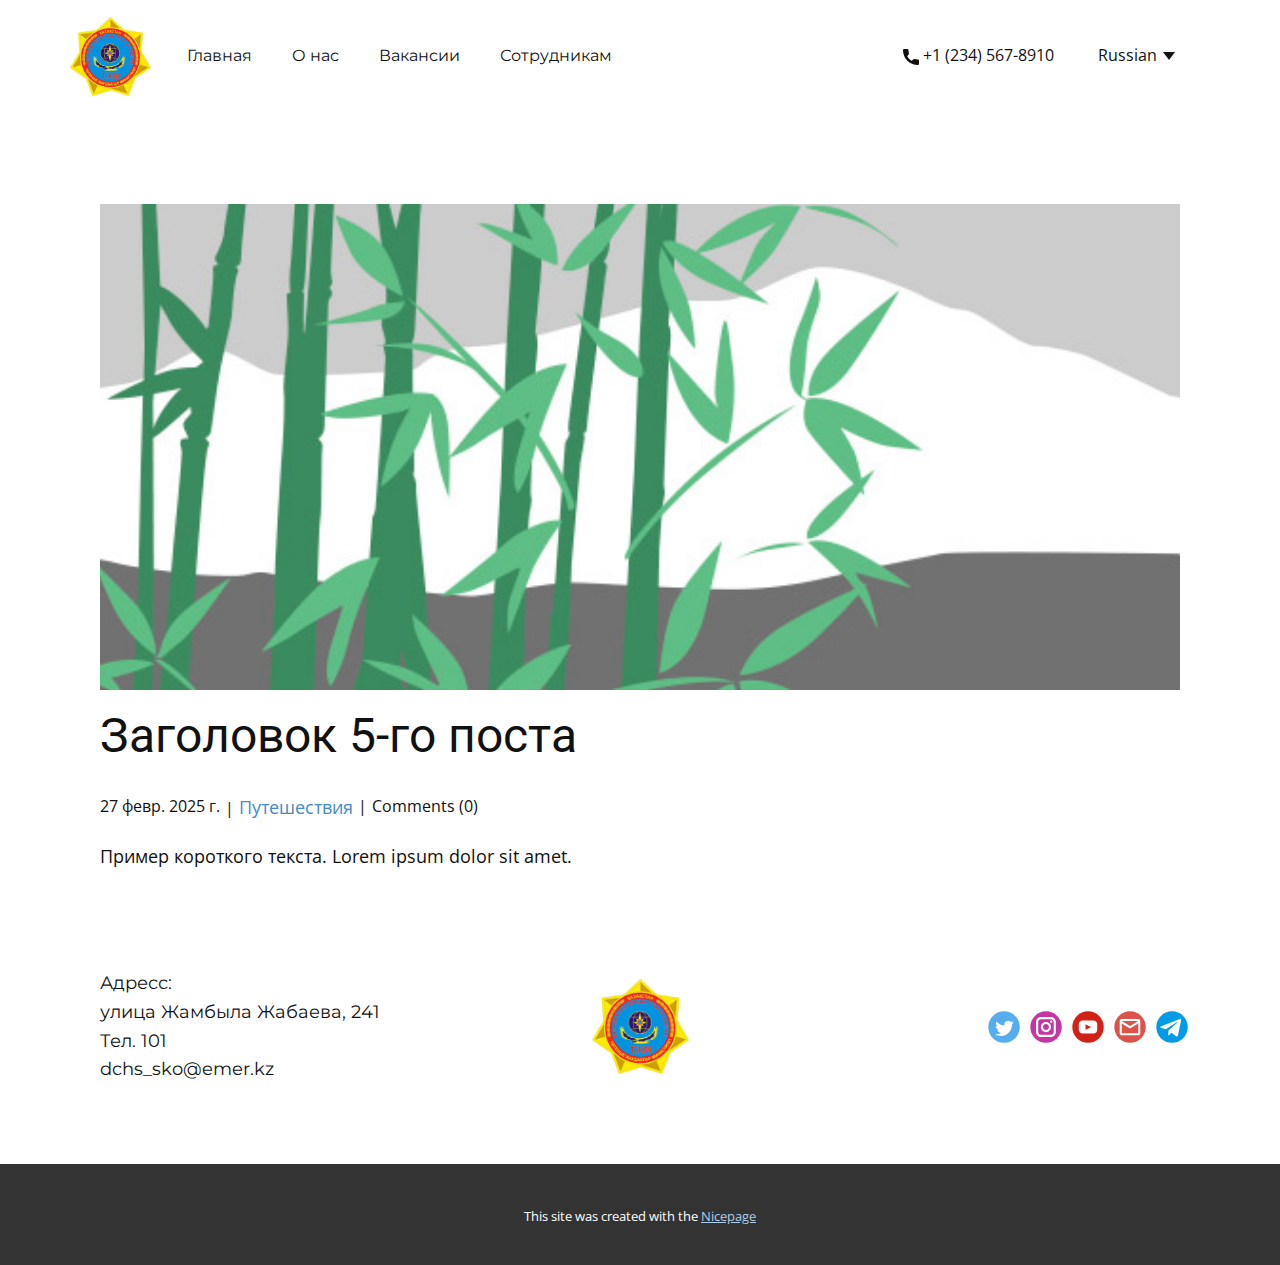
<file: blog/пост-4.html>
<!DOCTYPE html>
<html style="font-size: 16px;" lang="ru"><head>
    <meta name="viewport" content="width=device-width, initial-scale=1.0">
    <meta charset="utf-8">
    <meta name="keywords" content="Заголовок 1-го поста">
    <meta name="description" content="">
    <title>Заголовок 5-го поста</title>
    <link rel="stylesheet" href="../nicepage.css" media="screen">
<link rel="stylesheet" href="../Post-Template.css" media="screen">
    <script class="u-script" type="text/javascript" src="../jquery-1.9.1.min.js" defer=""></script>
    <script class="u-script" type="text/javascript" src="../nicepage.js" defer=""></script>
    <meta name="generator" content="Nicepage 7.5.1, nicepage.com">
    <meta name="referrer" content="origin">
    
    
    
    
    
    <link id="u-theme-google-font" rel="stylesheet" href="https://fonts.googleapis.com/css?family=Roboto:100,100i,300,300i,400,400i,500,500i,700,700i,900,900i|Open+Sans:300,300i,400,400i,500,500i,600,600i,700,700i,800,800i">
    <link id="u-page-google-font" rel="stylesheet" href="https://fonts.googleapis.com/css?family=Montserrat:100,100i,200,200i,300,300i,400,400i,500,500i,600,600i,700,700i,800,800i,900,900i">
    <script type="application/ld+json">{
		"@context": "http://schema.org",
		"@type": "Organization",
		"name": "WebSite6460430",
		"logo": "images/images.jpg",
		"sameAs": []
}</script>
    <meta name="theme-color" content="#478ac9">
  <meta data-intl-tel-input-cdn-path="intlTelInput/"></head>
  <body data-path-to-root="./" data-include-products="false" class="u-body u-xl-mode" data-lang="ru"><header class="u-clearfix u-header u-header" id="header"><div class="u-clearfix u-sheet u-sheet-1">
        <a href="#" class="u-image u-logo u-image-1" data-image-width="228" data-image-height="222">
          <img src="../images/images.jpg" class="u-logo-image u-logo-image-1">
        </a>
        <nav class="u-menu u-menu-one-level u-offcanvas u-menu-1">
          <div class="menu-collapse u-custom-font u-font-montserrat">
            <a class="u-button-style u-hamburger-link u-nav-link" href="#">
              <svg class="u-svg-link" viewBox="0 0 24 24"><use xlink:href="#svg-1377"></use></svg>
              <svg class="u-svg-content" version="1.1" id="svg-1377" viewBox="0 0 16 16" x="0px" y="0px" xmlns:xlink="http://www.w3.org/1999/xlink" xmlns="http://www.w3.org/2000/svg"><g><rect y="1" width="16" height="2"></rect><rect y="7" width="16" height="2"></rect><rect y="13" width="16" height="2"></rect>
</g></svg>
            </a>
          </div>
          <div class="u-custom-menu u-nav-container">
            <ul class="u-custom-font u-font-montserrat u-nav u-unstyled u-nav-1"><li class="u-nav-item"><a class="u-button-style u-nav-link" href="../">Главная</a>
</li><li class="u-nav-item"><a class="u-button-style u-nav-link" href="../About.html">О нас</a>
</li><li class="u-nav-item"><a class="u-button-style u-nav-link" href="../Work.html">Вакансии</a>
</li><li class="u-nav-item"><a class="u-button-style u-dialog-link u-nav-link" href="#popup-1ae2">Сотрудникам</a>
</li></ul>
          </div>
          <div id="a0d2" role="region" aria-label="Панель меню" class="u-custom-menu u-nav-container-collapse">
            <div class="u-black u-container-style u-inner-container-layout u-opacity u-opacity-95 u-sidenav">
              <div class="u-inner-container-layout u-sidenav-overflow">
                <div class="u-menu-close" aria-label="Закрыть меню"></div>
                <ul class="u-align-center u-nav u-popupmenu-items u-unstyled u-nav-2"><li class="u-nav-item"><a class="u-button-style u-nav-link" href="../">Главная</a>
</li><li class="u-nav-item"><a class="u-button-style u-nav-link" href="../About.html">О нас</a>
</li><li class="u-nav-item"><a class="u-button-style u-nav-link" href="../Work.html">Вакансии</a>
</li><li class="u-nav-item"><a class="u-button-style u-dialog-link u-nav-link" href="#popup-1ae2">Сотрудникам</a>
</li></ul>
              </div>
            </div>
            <div class="u-black u-menu-overlay u-opacity u-opacity-70"></div>
          </div>
        </nav>
        <a href="" class="u-active-none u-btn u-btn-rectangle u-button-style u-hover-none u-none u-btn-1">
          <span class="u-icon"><svg class="u-svg-content" viewBox="0 0 405.333 405.333" x="0px" y="0px" style="width: 1em; height: 1em;"><path d="M373.333,266.88c-25.003,0-49.493-3.904-72.704-11.563c-11.328-3.904-24.192-0.896-31.637,6.699l-46.016,34.752    c-52.8-28.181-86.592-61.952-114.389-114.368l33.813-44.928c8.512-8.512,11.563-20.971,7.915-32.64    C142.592,81.472,138.667,56.96,138.667,32c0-17.643-14.357-32-32-32H32C14.357,0,0,14.357,0,32    c0,205.845,167.488,373.333,373.333,373.333c17.643,0,32-14.357,32-32V298.88C405.333,281.237,390.976,266.88,373.333,266.88z"></path></svg></span>&nbsp;+1 (234) 567-8910
        </a>
        <div class="u-h-spacing-12 u-language u-language-content-text u-language-layout-dropdown u-v-spacing-6 u-language-1">
          <a class="u-language-active u-language-url" data-lang-text="Russian" href="#" data-language="ru">
            <svg class="u-caret u-caret-svg" version="1.1" id="Layer_1" xmlns="http://www.w3.org/2000/svg" xmlns:xlink="http://www.w3.org/1999/xlink" x="0px" y="0px" width="16px" height="16px" viewBox="0 0 16 16" style="fill:currentColor;" xml:space="preserve"><polygon class="st0" points="8,12 2,4 14,4 "></polygon></svg>
            <span class="u-icon u-language-icon u-language-ru u-icon-2"><svg xmlns="http://www.w3.org/2000/svg" xmlns:xlink="http://www.w3.org/1999/xlink" version="1.1" xml:space="preserve" class="u-svg-content" viewBox="0 0 112 112" x="0px" y="0px" style="width: 1em; height: 1em;"><rect y="16" fill="#F4F4F4" width="112" height="26.7"></rect><rect y="42.7" fill="#323E95" width="112" height="26.7"></rect><rect y="69.3" fill="#D8001E" width="112" height="26.7"></rect></svg></span>
          </a>
          <div class="u-border-1 u-border-grey-15 u-h-spacing-12 u-language-dropdown u-v-spacing-6 u-white">
            <a class="u-language-dropdown-url u-language-url" data-lang-text="Russian" href="../" data-language="ru">
              <span class="u-icon u-language-icon u-language-ru u-icon-2"><svg xmlns="http://www.w3.org/2000/svg" xmlns:xlink="http://www.w3.org/1999/xlink" version="1.1" xml:space="preserve" class="u-svg-content" viewBox="0 0 112 112" x="0px" y="0px" style="width: 1em; height: 1em;"><rect y="16" fill="#F4F4F4" width="112" height="26.7"></rect><rect y="42.7" fill="#323E95" width="112" height="26.7"></rect><rect y="69.3" fill="#D8001E" width="112" height="26.7"></rect></svg></span>
            </a>
            <a class="u-language-dropdown-url u-language-url" data-lang-text="қазақ тілі" href="../" data-language="kk">
              <span class="u-icon u-language-icon u-language-kk u-icon-4"><svg xmlns="http://www.w3.org/2000/svg" xmlns:xlink="http://www.w3.org/1999/xlink" version="1.1" xml:space="preserve" class="u-svg-content" viewBox="0 0 112 112" x="0px" y="0px" style="width: 1em; height: 1em;"><rect y="16" fill="#4EAEC4" width="112" height="80"></rect><path fill="#F5C832" d="M13.9,39.9c0-0.7-0.1-1.1-0.4-1.7c0,0-2.5-5.2-3.5-7.2c-0.1-0.2-0.2-0.5-0.2-1c0-0.7,0.6-1.2,1.3-1.2
	c0.6,0,1.3,0.6,1.3,1.2c0,0.8-0.4,1.2-0.8,1.2c-0.5,0-0.8-0.2-0.8-0.6c0-0.3,0.1-0.4,0.3-0.4c0.4,0,0.3,0.6,0.3,0.6
	c0.2,0,0.4-0.3,0.3-0.6c0.2,0,0.3-0.1,0.4-0.3c-0.1-0.1-0.2-0.2-0.4-0.2c0.1-0.4,0-0.5-0.4-0.6c0.1,0.1,0.1,0.3,0.1,0.4
	c-0.5-0.1-1.2,0.1-1.2,0.9c0,0.8,0.6,1.5,1.6,1.3c-0.2,0.1-0.4,0.4-0.4,0.7c0.2-0.1,0.4-0.1,0.4-0.1c-0.1,0.2-0.3,0.4-0.3,0.8
	c0.2-0.1,0.4-0.3,0.6-0.2c-0.4,0.8,0.1,1.9,1.3,2.1c-0.4-0.5-0.7-1.1-0.7-1.7c0-1.9,0.5-2.2,0.5-3.5c0-0.5-0.3-1.1-0.8-1.5
	c0.4-0.1,0.6-0.3,0.7-0.5c-0.2-0.4-0.4-0.5-0.8-0.5c0.5-0.3,1-0.8,1-1.6c0-1.3-0.5-1.8-0.5-3.2c0-0.8,0.6-1.8,0.6-1.8
	c-1.2,0.1-1.7,1.2-1.4,2c-0.2,0-0.4,0-0.5-0.1c-0.1,0.2,0,0.5,0.2,0.8c-0.2,0.1-0.2,0-0.5,0c0,0.2,0.2,0.5,0.5,0.8
	c-1-0.3-1.7,0.4-1.7,1.2c0,0.6,0.4,1,0.8,1c0.1,0,0.3-0.1,0.4-0.1c0.1,0.2,0,0.4-0.1,0.5c0.3-0.1,0.5-0.2,0.4-0.6
	c0.2,0,0.4-0.1,0.5-0.2c-0.1-0.2-0.3-0.3-0.5-0.3c0.2-0.3,0-0.5-0.3-0.7c0,0,0.2,0.7-0.2,0.7c-0.2,0-0.4-0.1-0.4-0.3
	c0-0.3,0.2-0.6,0.7-0.6c0.5,0,0.9,0.3,0.9,1.1c0,0.7-0.6,1.1-1.4,1.1c-0.7,0-1.2-0.4-1.2-1.1c0-1,1.4-3.2,1.4-4c0-0.6-0.6-1-1.1-1
	c-0.3,0-0.7,0.2-0.9,0.3C8.9,21.2,8.6,21,8.2,21c-0.6,0-1.1,0.4-1.1,1c0,0.8,1.4,3,1.4,4c0,0.7-0.5,1.1-1.2,1.1
	c-0.8,0-1.4-0.4-1.4-1.1c0-0.8,0.4-1.1,0.9-1.1c0.5,0,0.7,0.3,0.7,0.6c0,0.3-0.2,0.3-0.4,0.3c-0.4,0-0.3-0.7-0.3-0.7
	c-0.3,0.1-0.4,0.3-0.3,0.7c-0.2,0-0.4,0.1-0.5,0.3c0.1,0.1,0.3,0.2,0.5,0.2c-0.1,0.4,0.1,0.5,0.3,0.6c-0.1-0.1-0.1-0.4,0-0.5
	c0.1,0.1,0.3,0.1,0.4,0.1c0.4,0,0.8-0.4,0.8-1c0-0.8-0.6-1.5-1.7-1.2C6.8,24,6.9,23.7,7,23.5c-0.2,0-0.3,0.1-0.5,0
	c0.2-0.2,0.3-0.5,0.2-0.8c-0.2,0.1-0.3,0.2-0.5,0.1c0.3-0.8-0.3-1.9-1.4-2c0,0,0.7,1,0.7,1.8c0,1.5-0.5,2-0.5,3.2
	c0,0.8,0.5,1.4,0.9,1.6c-0.4,0-0.6,0.1-0.8,0.5c0.1,0.2,0.4,0.4,0.7,0.5c-0.5,0.4-0.8,1-0.8,1.5c0,1.3,0.5,1.6,0.5,3.5
	c0,0.6-0.2,1.1-0.7,1.7C6,34.9,6.5,33.8,6.1,33c0.2-0.1,0.4,0.1,0.6,0.2c0-0.4-0.2-0.6-0.3-0.8c0,0,0.2,0,0.4,0.1
	c0-0.3-0.2-0.5-0.4-0.7c1.1,0.2,1.6-0.5,1.6-1.3c0-0.8-0.7-1-1.2-0.9c0-0.1,0-0.2,0-0.4c-0.3,0.1-0.4,0.2-0.3,0.6
	c-0.2,0-0.3,0.1-0.4,0.2c0.1,0.1,0.3,0.2,0.4,0.3c-0.1,0.3,0.1,0.5,0.3,0.6c0,0-0.1-0.6,0.3-0.6c0.2,0,0.3,0.1,0.3,0.4
	c0,0.4-0.2,0.6-0.7,0.6C6.4,31.2,6,30.8,6,30c0-0.6,0.7-1.2,1.3-1.2c0.7,0,1.3,0.5,1.3,1.2c0,0.4,0,0.7-0.2,1c-1,2-3.5,7.2-3.5,7.2
	c-0.3,0.6-0.4,1.1-0.4,1.7c0,1.1,0.7,2,2,2.1c-1.3,0.1-2,1-2,2.1c0,0.7,0.1,1.1,0.4,1.7c0,0,2.5,5.2,3.5,7.2c0.1,0.3,0.2,0.6,0.2,1
	c0,0.7-0.6,1.2-1.3,1.2C6.6,55.2,6,54.7,6,54c0-0.8,0.4-1.1,0.8-1.1c0.5,0,0.7,0.2,0.7,0.6c0,0.3-0.1,0.4-0.3,0.4
	c-0.4,0-0.3-0.6-0.3-0.6c-0.2,0.1-0.4,0.3-0.3,0.6c-0.2,0-0.3,0.1-0.4,0.3c0.1,0.1,0.3,0.2,0.4,0.2c-0.1,0.3,0,0.5,0.3,0.6
	c-0.1-0.1-0.1-0.2,0-0.4c0.5,0.1,1.2-0.1,1.2-0.9c0-0.8-0.6-1.5-1.6-1.3c0.3-0.1,0.4-0.4,0.4-0.7c-0.2,0.1-0.4,0.1-0.4,0.1
	c0.1-0.2,0.3-0.4,0.3-0.8c-0.2,0.1-0.4,0.3-0.6,0.2c0.4-0.8-0.1-1.9-1.3-2.1c0.5,0.5,0.7,1.1,0.7,1.7c0,1.9-0.5,2.2-0.5,3.4
	c0,0.5,0.3,1.1,0.8,1.5C5.4,55.6,5.2,55.8,5,56c0.1,0.3,0.4,0.4,0.7,0.5c-0.5,0.4-0.8,1-0.8,1.5c0,1.3,0.5,1.6,0.5,3.5
	c0,0.6-0.2,1.1-0.7,1.7C6,62.9,6.5,61.8,6.1,61c0.2-0.1,0.4,0.1,0.6,0.2c0-0.4-0.2-0.6-0.3-0.8c0,0,0.2,0,0.4,0.1
	c0-0.3-0.2-0.5-0.4-0.7c1.1,0.2,1.6-0.5,1.6-1.3c0-0.8-0.7-1-1.2-0.9c0-0.1,0-0.2,0-0.4c-0.3,0.1-0.4,0.3-0.3,0.6
	c-0.2,0-0.3,0.1-0.4,0.2c0.1,0.1,0.3,0.2,0.4,0.3c-0.1,0.3,0.1,0.5,0.3,0.6c0,0-0.1-0.6,0.3-0.6c0.2,0,0.3,0.1,0.3,0.4
	c0,0.4-0.2,0.6-0.7,0.6C6.4,59.2,6,58.8,6,58c0-0.6,0.7-1.2,1.3-1.2c0.7,0,1.3,0.6,1.3,1.2c0,0.4,0,0.7-0.2,1c-1,2-3.5,7.2-3.5,7.2
	c-0.3,0.7-0.4,1.1-0.4,1.7c0,1.1,0.7,2,2,2.1c-1.3,0.1-2,1-2,2.1c0,0.7,0.1,1.1,0.4,1.8c0,0,2.5,5.2,3.5,7.2c0.1,0.2,0.2,0.5,0.2,1
	c0,0.7-0.6,1.2-1.3,1.2C6.6,83.2,6,82.7,6,82c0-0.8,0.4-1.1,0.8-1.1c0.5,0,0.7,0.2,0.7,0.6c0,0.3-0.1,0.4-0.3,0.4
	c-0.4,0-0.3-0.6-0.3-0.6c-0.2,0-0.4,0.3-0.3,0.6c-0.2,0-0.3,0.1-0.4,0.3c0.1,0.1,0.3,0.2,0.4,0.2c-0.1,0.4,0,0.5,0.3,0.6
	c-0.1-0.1-0.1-0.2,0-0.4c0.5,0.1,1.2-0.1,1.2-0.9c0-0.8-0.6-1.5-1.6-1.3c0.3-0.1,0.4-0.4,0.4-0.6c-0.2,0.1-0.4,0.1-0.4,0.1
	c0.1-0.2,0.3-0.4,0.3-0.8c-0.2,0.1-0.4,0.3-0.6,0.2c0.4-0.8-0.1-1.9-1.3-2.1c0.5,0.5,0.7,1.1,0.7,1.7c0,1.9-0.5,2.2-0.5,3.4
	c0,0.5,0.3,1.1,0.8,1.5C5.4,83.6,5.2,83.8,5,84c0.3,0.3,0.4,0.4,0.8,0.5c-0.5,0.2-0.9,0.8-0.9,1.6c0,1.3,0.5,1.8,0.5,3.2
	c0,0.8-0.7,1.8-0.7,1.8c1.1-0.1,1.7-1.2,1.4-2c0.2,0,0.3,0,0.5,0.2c0.1-0.2-0.1-0.5-0.2-0.8c0.1-0.1,0.2,0,0.5,0
	c0-0.2-0.2-0.5-0.5-0.8c1,0.3,1.7-0.5,1.7-1.2c0-0.6-0.4-1-0.8-1c-0.1,0-0.3,0-0.4,0.1c-0.1-0.2,0-0.4,0-0.5
	c-0.3,0.1-0.5,0.2-0.3,0.6c-0.2,0-0.4,0.1-0.5,0.2c0.1,0.2,0.3,0.3,0.5,0.2c-0.2,0.3,0,0.5,0.3,0.7c0,0-0.2-0.7,0.3-0.7
	c0.2,0,0.4,0.1,0.4,0.4c0,0.2-0.2,0.6-0.7,0.6c-0.5,0-0.9-0.4-0.9-1.1c0-0.7,0.6-1.1,1.4-1.1c0.7,0,1.2,0.4,1.2,1.1
	c0,0.9-1.4,3.1-1.4,4c0,0.6,0.6,1,1.1,1c0.4,0,0.7-0.2,0.9-0.3c0.2,0.2,0.6,0.3,0.9,0.3c0.6,0,1.1-0.4,1.1-1c0-0.9-1.4-3-1.4-4
	c0-0.7,0.5-1.1,1.2-1.1c0.8,0,1.4,0.4,1.4,1.1c0,0.8-0.4,1.1-0.9,1.1c-0.5,0-0.7-0.3-0.7-0.6c0-0.3,0.2-0.4,0.4-0.4
	c0.4,0,0.2,0.7,0.2,0.7c0.3-0.1,0.4-0.3,0.3-0.7c0.2,0,0.4-0.1,0.5-0.2c-0.1-0.1-0.3-0.2-0.5-0.2c0.1-0.4-0.1-0.5-0.4-0.6
	c0.1,0.2,0.1,0.4,0.1,0.5c-0.1-0.1-0.3-0.1-0.4-0.1c-0.4,0-0.8,0.4-0.8,1c0,0.8,0.6,1.5,1.7,1.2c-0.3,0.3-0.5,0.5-0.5,0.8
	c0.2,0,0.3-0.1,0.5,0c-0.2,0.3-0.3,0.5-0.2,0.8c0.1-0.1,0.3-0.2,0.5-0.2c-0.3,0.8,0.2,1.9,1.4,2c0,0-0.6-1-0.6-1.8
	c0-1.4,0.5-1.9,0.5-3.2c0-0.8-0.5-1.4-1-1.6c0.4,0,0.6-0.1,0.8-0.5c-0.1-0.3-0.4-0.4-0.7-0.5c0.5-0.4,0.8-1,0.8-1.5
	c0-1.3-0.5-1.6-0.5-3.4c0-0.6,0.2-1.2,0.7-1.7c-1.2,0.3-1.7,1.3-1.3,2.1c-0.3,0.1-0.4-0.1-0.6-0.2c0,0.4,0.2,0.6,0.3,0.8
	c0,0-0.2,0-0.4-0.1c0,0.3,0.2,0.5,0.4,0.6c-1.1-0.2-1.6,0.5-1.6,1.3c0,0.8,0.7,1,1.2,0.9c0,0.1,0,0.2-0.1,0.4
	c0.3-0.1,0.5-0.2,0.4-0.6c0.2,0,0.3-0.1,0.4-0.2c-0.1-0.1-0.3-0.2-0.4-0.3c0.1-0.3-0.1-0.5-0.3-0.6c0,0,0.1,0.6-0.3,0.6
	c-0.2,0-0.3-0.1-0.3-0.4c0-0.4,0.2-0.6,0.8-0.6c0.4,0,0.8,0.4,0.8,1.1c0,0.7-0.7,1.2-1.3,1.2c-0.7,0-1.3-0.5-1.3-1.2
	c0-0.4,0-0.7,0.2-1c1-2,3.5-7.2,3.5-7.2c0.3-0.7,0.4-1.1,0.4-1.8c0-1.1-0.7-1.9-2-2.1c1.3-0.1,2-1,2-2.1c0-0.7-0.1-1.1-0.4-1.7
	c0,0-2.5-5.2-3.5-7.2c-0.1-0.3-0.2-0.5-0.2-1c0-0.6,0.6-1.2,1.3-1.2c0.6,0,1.3,0.6,1.3,1.2c0,0.8-0.4,1.2-0.8,1.2
	c-0.5,0-0.8-0.2-0.8-0.6c0-0.3,0.1-0.4,0.3-0.4c0.4,0,0.3,0.6,0.3,0.6c0.2-0.1,0.4-0.3,0.3-0.6c0.2,0,0.3-0.1,0.4-0.3
	c-0.1-0.1-0.2-0.2-0.4-0.2c0.1-0.3,0-0.5-0.4-0.6c0.1,0.1,0.1,0.3,0.1,0.4c-0.5-0.1-1.2,0.1-1.2,0.9c0,0.8,0.6,1.5,1.6,1.3
	c-0.2,0.1-0.4,0.4-0.4,0.7c0.2-0.1,0.4-0.1,0.4-0.1c-0.1,0.2-0.3,0.4-0.3,0.8c0.2-0.1,0.4-0.3,0.6-0.2c-0.4,0.8,0.1,1.9,1.3,2.1
	c-0.4-0.5-0.7-1.1-0.7-1.7c0-1.9,0.5-2.2,0.5-3.5c0-0.5-0.3-1.1-0.8-1.5c0.4-0.1,0.6-0.3,0.7-0.5c-0.1-0.2-0.4-0.4-0.7-0.5
	c0.5-0.4,0.8-1,0.8-1.5c0-1.3-0.5-1.6-0.5-3.4c0-0.6,0.2-1.1,0.7-1.7c-1.2,0.3-1.7,1.3-1.3,2.1c-0.3,0.1-0.4-0.1-0.6-0.2
	c0,0.4,0.2,0.6,0.3,0.8c0,0-0.2,0-0.4-0.1c0,0.3,0.2,0.5,0.4,0.7c-1.1-0.2-1.6,0.5-1.6,1.3c0,0.8,0.7,1.1,1.2,0.9
	c0,0.1,0,0.3-0.1,0.4c0.3-0.1,0.5-0.2,0.4-0.6c0.2,0,0.3-0.1,0.4-0.2c-0.1-0.1-0.3-0.2-0.4-0.3c0.1-0.3-0.1-0.5-0.3-0.6
	c0,0,0.1,0.6-0.3,0.6c-0.2,0-0.3-0.1-0.3-0.4c0-0.4,0.2-0.6,0.8-0.6c0.4,0,0.8,0.3,0.8,1.1c0,0.7-0.7,1.2-1.3,1.2
	c-0.7,0-1.3-0.5-1.3-1.2c0-0.4,0-0.7,0.2-1c1-2,3.5-7.2,3.5-7.2c0.3-0.6,0.4-1.1,0.4-1.7c0-1.1-0.7-2-2-2.1
	C13.2,41.9,13.9,41,13.9,39.9z M8.1,22c0.3-0.3,1,0.3,1,0.3s0.8-0.6,1-0.3c0.3,0.4-0.6,1.9-1,3.1C8.7,23.9,7.8,22.4,8.1,22z M7.7,28
	c0,0-0.1,0-0.2,0c0.7-0.2,1.3-0.4,1.6-1c0.3,0.5,0.9,0.8,1.6,1c-0.1,0-0.1,0-0.2,0c-0.8,0.1-1.3,0.7-1.4,0.9C9,28.7,8.5,28.1,7.7,28
	z M9.2,40.4c0.4,0.9,1.3,1.5,2.1,1.6c-0.9,0.1-1.8,0.6-2.1,1.6C8.8,42.6,7.9,42.1,7,42C7.9,41.9,8.8,41.4,9.2,40.4z M9.2,68.5
	c0.4,0.9,1.3,1.5,2.1,1.6c-0.9,0.1-1.8,0.6-2.1,1.6C8.8,70.6,7.9,70.1,7,70C7.9,69.9,8.8,69.4,9.2,68.5z M10.2,90
	c-0.3,0.3-1-0.3-1-0.3s-0.8,0.6-1,0.3c-0.3-0.4,0.6-1.9,1-3C9.6,88.1,10.5,89.6,10.2,90z M10.6,84c0,0,0.1,0,0.2,0
	c-0.7,0.2-1.3,0.4-1.6,1c-0.3-0.5-0.9-0.8-1.6-1c0,0,0.1,0,0.2,0c0.8-0.1,1.3-0.7,1.4-0.9C9.3,83.3,9.8,83.9,10.6,84z M13,72.2
	c0,0.4-0.1,0.7-0.3,1.1c-0.7,1.5-3,6.5-3.5,7.5c-0.5-1-2.8-6-3.6-7.5c-0.1-0.3-0.2-0.7-0.2-1.1c0-1,0.9-1.3,1.4-1.3
	c0.6,0,1.2,0.4,1.2,1c0,0.3-0.2,0.6-0.5,0.6c-0.7,0-0.6-0.6-0.5-0.9c-0.4,0.2-0.7,0.5-0.6,0.9c-0.2,0-0.5,0.2-0.7,0.4
	c0.2,0.2,0.4,0.4,0.7,0.4C6.2,73.7,6.6,74,7,74.1c-0.1-0.4-0.2-0.8,0.5-0.8c0.5,0,0.9-0.1,1.1-0.4c0,0.4,0.1,2.1,0.1,2.1
	c0,0.6-0.9,0.6-1.4,0.4c0.2,0.7,0.6,1.1,1.7,1c-0.2,0.1-0.5,0.3-0.5,0.8c0,0.6,0.5,1.3,0.8,1.5c0.3-0.2,0.8-0.9,0.8-1.5
	c0-0.4-0.3-0.7-0.5-0.8c1,0.1,1.4-0.3,1.6-1c-0.6,0.2-1.4,0.2-1.4-0.4c0,0,0-1.7,0.1-2.1c0.2,0.3,0.6,0.4,1.1,0.4
	c0.7,0,0.6,0.5,0.5,0.8c0.4-0.1,0.7-0.3,0.6-0.9c0.3,0,0.5-0.2,0.7-0.4c-0.2-0.2-0.4-0.4-0.7-0.4c0.1-0.4-0.2-0.7-0.6-0.9
	c0.1,0.4,0.2,0.9-0.5,0.9c-0.3,0-0.5-0.2-0.5-0.6c0-0.6,0.6-1,1.2-1C12.1,70.9,13,71.2,13,72.2z M12.7,66.8c0.2,0.3,0.3,0.7,0.3,1.1
	c0,1-0.9,1.3-1.4,1.3c-0.6,0-1.2-0.4-1.2-1c0-0.4,0.2-0.6,0.5-0.6c0.7,0,0.6,0.6,0.5,0.9c0.4-0.2,0.7-0.5,0.6-0.9
	c0.2,0,0.5-0.1,0.7-0.4c-0.2-0.2-0.4-0.4-0.7-0.4c0.1-0.6-0.2-0.8-0.6-0.9c0.1,0.4,0.2,0.9-0.5,0.9c-0.5,0-0.9,0.1-1.1,0.4
	c0-0.4-0.1-2.1-0.1-2.1c0-0.6,0.9-0.6,1.4-0.4c-0.2-0.7-0.6-1.1-1.6-1c0.2-0.1,0.5-0.3,0.5-0.8c0-0.6-0.5-1.3-0.8-1.5
	c-0.3,0.2-0.8,0.9-0.8,1.5c0,0.4,0.3,0.7,0.5,0.8c-1-0.1-1.5,0.3-1.7,1c0.6-0.2,1.5-0.2,1.4,0.4c0,0,0,1.7-0.1,2.1
	c-0.2-0.3-0.6-0.4-1.1-0.4c-0.7,0-0.6-0.4-0.5-0.9c-0.4,0.1-0.7,0.4-0.6,0.9c-0.3,0-0.5,0.1-0.7,0.4c0.2,0.2,0.4,0.3,0.7,0.4
	c-0.1,0.4,0.2,0.7,0.6,0.9c-0.1-0.4-0.2-0.9,0.5-0.9c0.3,0,0.5,0.2,0.5,0.6c0,0.6-0.6,1-1.2,1c-0.5,0-1.4-0.3-1.4-1.3
	c0-0.4,0.1-0.7,0.2-1.1c0.7-1.5,3-6.5,3.6-7.5C9.7,60.3,12,65.2,12.7,66.8z M10.6,56c0,0,0.1,0,0.1,0C10.7,56,10.6,56,10.6,56
	c-0.8,0.2-1.3,0.7-1.4,1C9,56.7,8.5,56.1,7.7,56c0,0-0.1,0-0.1,0c0,0,0.1,0,0.1,0C8.5,55.9,9,55.3,9.2,55C9.3,55.3,9.8,55.9,10.6,56
	z M13,44.2c0,0.4-0.1,0.7-0.3,1.1c-0.7,1.5-3,6.5-3.5,7.5c-0.5-1-2.8-6-3.6-7.5c-0.1-0.3-0.2-0.7-0.2-1.1c0-0.9,0.9-1.3,1.4-1.3
	c0.6,0,1.2,0.4,1.2,1c0,0.4-0.2,0.6-0.5,0.6c-0.7,0-0.6-0.6-0.5-0.9c-0.4,0.2-0.7,0.5-0.6,0.9c-0.2,0-0.5,0.2-0.7,0.4
	c0.2,0.2,0.4,0.3,0.7,0.4C6.2,45.7,6.6,46,7,46.1c-0.1-0.4-0.2-0.8,0.5-0.8c0.5,0,0.9-0.1,1.1-0.4c0,0.4,0.1,2.1,0.1,2.1
	c0,0.7-0.9,0.6-1.4,0.4c0.2,0.8,0.6,1.1,1.7,1c-0.2,0.1-0.5,0.3-0.5,0.8c0,0.6,0.5,1.3,0.8,1.5c0.3-0.2,0.8-0.9,0.8-1.5
	c0-0.4-0.3-0.7-0.5-0.8c1,0.1,1.4-0.3,1.6-1c-0.6,0.2-1.4,0.2-1.4-0.4c0,0,0-1.7,0.1-2.1c0.2,0.3,0.6,0.4,1.1,0.4
	c0.7,0,0.6,0.4,0.5,0.8c0.4-0.1,0.7-0.4,0.6-0.9c0.3,0,0.5-0.2,0.7-0.4c-0.2-0.2-0.4-0.4-0.7-0.4c0.1-0.3-0.2-0.7-0.6-0.9
	c0.1,0.4,0.2,0.9-0.5,0.9c-0.3,0-0.5-0.2-0.5-0.6c0-0.6,0.6-1,1.2-1C12.1,42.9,13,43.2,13,44.2z M11.6,41.1c-0.6,0-1.2-0.5-1.2-1
	c0-0.4,0.2-0.6,0.5-0.6c0.7,0,0.6,0.6,0.5,0.9c0.4-0.2,0.7-0.5,0.6-0.9c0.2,0,0.5-0.1,0.7-0.4c-0.2-0.2-0.4-0.4-0.7-0.4
	c0.1-0.5-0.2-0.8-0.6-0.9c0.1,0.4,0.2,0.8-0.5,0.8c-0.5,0-0.9,0.1-1.1,0.4c0-0.4-0.1-2.1-0.1-2.1c0-0.6,0.9-0.6,1.4-0.4
	c-0.2-0.7-0.6-1.1-1.6-1c0.2-0.1,0.5-0.3,0.5-0.8c0-0.6-0.5-1.3-0.8-1.5c-0.3,0.2-0.8,0.9-0.8,1.5c0,0.4,0.3,0.7,0.5,0.8
	c-1-0.1-1.5,0.3-1.7,1c0.6-0.2,1.5-0.2,1.4,0.4c0,0,0,1.7-0.1,2.1c-0.2-0.3-0.6-0.4-1.1-0.4c-0.7,0-0.6-0.5-0.5-0.8
	c-0.4,0.1-0.7,0.4-0.6,0.9c-0.3,0-0.5,0.2-0.7,0.4c0.2,0.2,0.4,0.4,0.7,0.4c-0.1,0.3,0.2,0.7,0.6,0.9c-0.1-0.4-0.2-0.9,0.5-0.9
	c0.3,0,0.5,0.2,0.5,0.6c0,0.5-0.6,1-1.2,1c-0.5,0-1.4-0.4-1.4-1.3c0-0.4,0.1-0.7,0.2-1.1c0.7-1.5,3-6.5,3.6-7.5c0.5,1,2.8,6,3.5,7.5
	c0.2,0.3,0.3,0.7,0.3,1.1C13,40.8,12.1,41.1,11.6,41.1z M53,72.2c-0.1,0.3-0.8,0.6-1.9,0.6c-0.6,0-1.2-0.1-1.8-0.2
	c-2.5-0.5-4.3-1.4-5.7-2.1C43.1,70.3,43,70.1,43,70c0-0.1,0.2-0.2,0.4-0.2c0.1,0,0.2,0,0.2-0.1c-0.2-0.1-0.6-0.1-1-0.2
	c-0.6-0.1-1.2-0.2-1.2-0.4l0,0l0.1-0.2c0.1-0.2,0.4-0.2,0.6-0.2c0.1,0,0.3-0.1,0.3-0.1c0,0-0.3-0.1-0.6-0.2
	c-0.6-0.1-1.2-0.3-1.3-0.7c0.1-0.2,0.4-0.3,0.8-0.3c0.2,0,0.6,0,0.6-0.1c-0.1-0.2-0.5-0.2-0.9-0.3c-0.7-0.1-1.5-0.3-1.6-0.8
	c0.2-0.4,0.6-0.3,1.1-0.2c0.2,0,0.4,0,0.5,0c0-0.2-0.1-0.3-0.4-0.4c-0.2-0.1-0.5-0.2-0.9-0.4c-0.9-0.5-2.6-1.8-2.5-2.5
	c0-0.1,0.1-0.2,0.3-0.2c0.4,0,1.1,0.4,1.7,0.7c0.3,0.1,0.6,0.3,0.7,0.3c0,0,0,0,0,0c-0.2-0.1-0.3-0.2-0.6-0.4
	c-2-1.8-4.1-3.7-3.6-4.4c0.4-0.1,1,0.5,2,1.3c0.7,0.6,1.6,1.5,1.9,1.5c0-0.1-0.3-0.5-0.6-1c-1.3-1.8-3.9-5.6-3.1-7
	c0.3-0.1,0.7,0.5,1.6,2.1c0.7,1.3,1.9,3.2,2.2,3.2c0-0.1-0.3-1-0.6-1.8c-1-2.5-1.7-4.7-1.4-5.2c0,0,0.1,0,0.1,0c0.1,0,0.1,0,0.2,0.2
	c0,0,0,0,0,0.1c0,0,0,0,0,0c0.4,0.5,0.9,1.6,1.7,3.4c0.2,0.5,0.4,1,0.5,1.2c-0.1-0.2-0.1-0.6-0.1-0.9c-0.1-0.9-0.1-1.9-0.1-2.5
	c0-0.2,0.2-0.3,0.4-0.3c0.1,0,0.2,0,0.2,0c0.7,8.5,7.9,17.2,18.9,17.2c0.1,0,0.2,0.2,0.2,0.3v0l-0.1,0.2l-0.1-0.1l-0.1,0
	C58.9,71.4,58.1,72,58,72c-0.1-0.1-0.5-0.8-1.8-1.1c-1.5-0.3-2.5-0.4-3.1-0.4h-0.5c-0.2,0-0.3,0-0.4-0.1l-0.8-0.7
	c-0.9-0.8-1.5-1.3-2.6-2c-0.6-0.4-1-0.4-1.2-0.4h-0.3c-0.2,0-0.3,0-0.6-0.2c-0.7-0.6-1.2-1.4-1.7-2.2c-0.4-0.7-0.8-1.3-1.4-2
	c-1.3-1.5-2.3-2.1-2.4-2.1l0,0l0,0.2c-0.1,0-0.4,0-0.6,0c-0.1,0-0.2,0-0.2,0c0.1,0.9,0.4,1.1,0.6,1.3c0.1,0.1,0.3,0.2,0.2,0.4
	c0,0.2-0.3,0.2-0.4,0.2h-0.3c-0.2,0-0.2,0-0.2,0c0.2,0.6,0.8,0.9,1.2,1.2c0.3,0.2,0.5,0.3,0.6,0.4l0,0l0,0.2c0,0.1-0.1,0.1-0.2,0.1
	l-0.4,0c0,0.4,0.7,0.7,1.3,0.9c0.3,0.1,0.5,0.2,0.7,0.3c0.1,0,0.2,0.1,0.2,0.2c0,0.1-0.2,0.1-0.3,0.2c-0.1,0-0.2,0.1-0.3,0.1
	c0,0.1,0.3,0.2,0.4,0.3c0.3,0.1,0.4,0.3,0.4,0.4c0,0.2-0.2,0.2-0.4,0.3c-0.1,0-0.3,0.1-0.3,0.1c0.1,0.2,0.6,0.4,0.9,0.5
	c0.5,0.2,0.7,0.3,0.7,0.4c0,0.1-0.1,0.2-0.3,0.3c-0.1,0-0.2,0.1-0.2,0.1c0.2,0.3,0.6,0.3,0.9,0.3c0.3,0,0.6,0,0.7,0.2l0,0.2
	c0,0.2-0.3,0.3-0.5,0.4c-0.1,0.1-0.2,0.2-0.3,0.2c0.8,0.5,3.1,1.6,4.8,1.9c0.6,0.1,1.1,0.2,1.7,0.2c0.2,0,0.4,0,0.6,0l0.3,0
	C52.9,72.2,53,72.2,53,72.2z M73.6,74.1c0,0.4-0.1,0.8-0.3,1c-0.5,0.5-1.3,0.6-1.9,0.6c-0.3,0-0.6,0-0.6,0c0.1,0.1,0.2,0.8-0.3,1
	c-0.6,0.3-1.7,0-1.8-0.1c0,0.1-0.2,0.6-0.6,0.7c-0.4,0.1-0.8-0.2-0.9-0.2c0,0.1-0.4,0.5-0.9,0.7c-0.4,0.1-1-0.1-1.1-0.1
	c0,0-0.5,0.5-0.9,0.6c0,0,0,0,0,0c-0.5,0-0.8-0.3-0.8-0.4c0,0.1-0.6,0.6-1.1,0.6h0c-0.4,0-0.6-0.4-0.6-0.6c0,0.1-0.4,0.3-0.8,0.4
	c-0.6,0-1.1-0.2-1.1-0.2c0,0-0.6,0.2-1,0.2c-0.4,0-0.6-0.2-0.6-0.4c0,0,0,0,0,0c-0.1,0.1-0.5,0.4-0.9,0.4c-0.4,0-0.6-0.1-0.7-0.3
	c-0.1-0.1-0.1-0.2-0.1-0.4c0.1-0.2,0.2-0.4,0.5-0.5c0.1-0.1,0.2-0.2,0.4-0.3c0.5-0.4,1-0.8,1-0.8c0.6,0,1.2,0.1,1.7,0.1
	c1.7,0,3.2-0.3,4.5-1l1.1,0c0-0.2,0-0.4,0.2-0.4c0.3-0.1,0.5-0.5,0.5-0.8c0,0,0-0.1,0-0.2c0.1-0.1,0.1-0.1,0.3-0.1
	c1.3,0.2,3.2,0.3,4.7,0.4C73.5,73.9,73.6,73.9,73.6,74.1z M79.6,63.9c0.2,0.1,0.7-0.1,1.1-0.4c0.8-0.5,1.5-0.8,1.6-0.4
	c0.1,0.5-0.7,1.3-2.3,2.4c-0.3,0.2-0.6,0.3-0.8,0.4c-0.2,0.1-0.3,0.2-0.4,0.2c0.2,0,0.3,0,0.4,0c0.3,0,0.6,0,0.8,0.1l0.1,0.2
	c0,0.5-0.7,0.7-1.3,0.9c-0.3,0.1-0.7,0.2-0.8,0.4c0,0.1,0.2,0.1,0.4,0.1c0.2,0,0.5,0,0.5,0.2c-0.1,0.5-0.9,0.7-1.5,0.8
	c-0.3,0.1-0.7,0.1-0.7,0.2c0,0,0.2,0.1,0.3,0.1c0.3,0,0.7,0.1,0.6,0.5c0,0.3-0.6,0.3-1.3,0.4c-0.4,0-0.9,0.1-1.1,0.2
	c0,0,0.2,0.1,0.3,0.1c0.3,0.1,0.6,0.2,0.6,0.4c0,0.1-0.1,0.3-0.9,0.5c-1.8,0.6-2.5,0.7-3.6,0.9c-2.1,0.3-3.1,0.4-3.5,0.4
	c-0.5,0-0.6-0.1-0.6-0.1c0.1-0.2,0.4-0.3,1.6-0.5c0.3,0,0.6-0.1,0.7-0.1c0.2,0,0.4-0.1,0.6-0.1c0.5-0.1,0.9-0.2,1.1-0.3
	c0.5-0.3,1-0.6,1.7-0.8c0.1-0.1,0-0.2,0-0.3c-0.1-0.1-0.2-0.3-0.2-0.4c0.1-0.2,0.1-0.2,0.3-0.2l0.2,0.1v-0.1c0.1,0,0.2,0,0.3-0.2
	c0.1-0.1,0.1-0.3,0-0.4c0-0.1,0-0.2,0-0.2c0-0.2,0.2-0.2,0.6-0.3c0.3,0,0.7-0.1,0.8-0.3c-0.1-0.1-0.2-0.2-0.2-0.3
	c0-0.1,0.2-0.2,0.7-0.5c0.2-0.1,0.6-0.3,0.7-0.4c0,0-0.1-0.1-0.2-0.1c-0.1,0-0.2-0.1-0.2-0.2v0l0.1-0.1c0.1-0.1,0.3-0.2,0.6-0.3
	c0.5-0.3,1.2-0.6,1.4-0.9c-0.1-0.1-0.2-0.1-0.3,0c-0.1,0-0.2,0-0.2,0l-0.2-0.1c0-0.1,0-0.1,0.1-0.2c0.1-0.1,0.2-0.2,0.3-0.3
	c0.3-0.3,0.7-0.6,0.9-1.1c-0.1,0-0.2,0-0.3,0c-0.4,0.1-0.6,0-0.6-0.1c0-0.3,0.1-0.6,0.3-0.9c0.2-0.3,0.3-0.7,0.3-1
	c-0.2-0.1-0.4,0.1-0.6,0.2l-0.3-0.4c0,0-0.8,0.2-2,1.7c-0.6,0.7-1,1.4-1.4,2c-0.5,0.8-0.9,1.6-1.7,2.2c-0.3,0.1-0.6,0.2-0.9,0.3
	c-1.3,0.5-2.8,1-4.6,3c-0.1,0.1-0.3,0.1-0.7,0.1c-0.6,0-1.6,0.1-3.3,0.4c-1.5,0.3-2.3,0.6-2.3,0.6c0,0-3.2,1.4-4.3,2.3
	c0.3,0,0.6-0.1,0.8-0.2l0.8,0c0,0,0,0.1-0.1,0.1h0.1c0,0-0.1,0.1-0.2,0.2c-0.3,0.4-0.6,0.8-0.6,0.9l0.1,0.2v-0.1
	c1.4,0.1,3.4,0,4.9,0.1l0.3,0c0.3,0,0.7-0.1,0.8,0.2c-0.3,0.4-1,0.5-1.4,0.5c-2.1,0.1-7,0.1-7.1,0.1c0,0-0.3,0.2-0.5,0.3
	c-0.2,0-0.2-0.1-0.3-0.2c-0.2,0-0.3,0.1-0.3,0.3c-0.1,0.2-0.1,0.3-0.2,0.3h-0.1c-0.2,0-0.2-0.3-0.3-0.4c-0.1-0.2-0.1-0.5,0-0.7
	c0.3-0.6,1-1.3,1.9-1.8c0.5-0.3,1-0.4,1.5-0.6c0.4-0.1,0.8-0.3,1.1-0.4c0.6-0.4,1.1-0.7,1.6-1c0.9-0.6,1.6-1.1,2.9-1.3
	c7.5-1.1,16-8.2,16.5-17.1c0.1-0.2,0.6-0.1,0.6,0.2c0.1,0.5,0,1.6,0,2.5c0,0.5-0.1,1.1,0,1.2c0,0,0,0,0,0c0-0.2,0.6-1.4,1.1-2.5
	l0.2-0.4c0.7-1.5,1-2.3,1.4-2.3h0l0.1,0.1c0.4,0.5-0.7,3-1.9,6c-0.4,1-0.8,1.9-0.8,2c0.4,0,1.7-2.2,2.7-3.8c1.2-1.9,1.6-2.6,1.8-2.6
	c0,0,0,0.1,0,0.1c0,0,0,0,0,0c0,0,0,0,0,0c0,0.1,0.1,0.2,0.1,0.3c0,0.1,0,0.1,0,0.2c0,0.1,0,0.2,0,0.4c0,0,0,0,0,0
	c-0.2,1.8-2.4,4.6-3.5,6.1c-0.3,0.4-0.6,0.8-0.7,0.9c0.2,0,0.9-0.6,1.5-1.1c0.8-0.8,1.7-1.5,2.1-1.5h0l0.2,0.1c0.5,0.6-1.2,2.3-3,4
	C80.1,63.4,79.6,63.9,79.6,63.9z M61.4,37.2c0.1-0.6,1.5-3.3,1.5-3.3s0.3,3,0.1,3.7c-0.1,0.4-0.4,0.8-1,0.7
	C61.5,38.1,61.3,37.7,61.4,37.2z M63.8,37.8c0.2-0.6,2.1-3,2.1-3s-0.3,3-0.6,3.6c-0.2,0.4-0.5,0.7-1.1,0.5
	C63.7,38.7,63.7,38.2,63.8,37.8z M66.1,38.8c0.4-0.5,2.7-2.5,2.7-2.5s-0.9,2.9-1.3,3.4c-0.3,0.4-0.7,0.6-1.2,0.3
	C65.8,39.7,65.8,39.2,66.1,38.8z M68.1,40.3c0.4-0.4,3.1-1.9,3.1-1.9s-1.5,2.7-1.9,3.1c-0.3,0.3-0.8,0.5-1.2,0
	C67.6,41,67.8,40.6,68.1,40.3z M69.8,42.1c0.5-0.3,3.4-1.3,3.4-1.3s-2,2.3-2.5,2.7c-0.4,0.3-0.8,0.3-1.2-0.2
	C69.2,42.7,69.4,42.3,69.8,42.1z M71.1,44.2c0.6-0.2,3.6-0.6,3.6-0.6s-2.4,1.9-3,2.1c-0.4,0.2-0.9,0.1-1.1-0.5
	C70.4,44.7,70.7,44.3,71.1,44.2z M75.6,46.6c0,0-2.7,1.4-3.3,1.5c-0.5,0.1-0.9-0.1-1-0.7c-0.1-0.6,0.2-0.9,0.7-1
	C72.6,46.4,75.6,46.6,75.6,46.6z M75.9,49.8c0,0-2.9,0.8-3.5,0.8c-0.5,0-0.8-0.2-0.9-0.8c0-0.6,0.4-0.8,0.9-0.8
	C73,48.9,75.9,49.8,75.9,49.8z M75.6,52.9c0,0-3,0.3-3.6,0.1c-0.5-0.1-0.8-0.4-0.7-1c0.1-0.6,0.5-0.8,1-0.7
	C72.9,51.5,75.6,52.9,75.6,52.9z M74.7,56c0,0-3-0.3-3.6-0.6c-0.4-0.2-0.7-0.5-0.5-1.1c0.2-0.6,0.7-0.6,1.1-0.5
	C72.3,54.1,74.7,56,74.7,56z M73.2,58.8c0,0-2.9-0.9-3.4-1.3c-0.4-0.3-0.6-0.7-0.2-1.2c0.3-0.5,0.8-0.5,1.2-0.2
	C71.2,56.4,73.2,58.8,73.2,58.8z M71.2,61.2c0,0-2.7-1.5-3.1-1.9c-0.3-0.3-0.4-0.8,0-1.2c0.4-0.4,0.9-0.3,1.2,0
	C69.7,58.5,71.2,61.2,71.2,61.2z M66.1,60.7c-0.2-0.4-0.3-0.8,0.2-1.2c0.5-0.3,0.9-0.1,1.2,0.3c0.3,0.5,1.3,3.4,1.3,3.4
	S66.4,61.3,66.1,60.7z M63.8,61.7c-0.2-0.4-0.1-0.8,0.5-1.1c0.6-0.2,0.9,0,1.1,0.5c0.2,0.6,0.6,3.6,0.6,3.6S64,62.3,63.8,61.7z
	 M50.8,63.2c0,0,0.9-2.9,1.3-3.4c0.3-0.4,0.7-0.6,1.2-0.3c0.5,0.4,0.5,0.8,0.2,1.2C53.1,61.3,50.8,63.2,50.8,63.2z M51.4,59.3
	c-0.4,0.4-3.1,1.9-3.1,1.9s1.5-2.7,1.9-3.1c0.3-0.3,0.8-0.4,1.2,0C51.9,58.5,51.8,59,51.4,59.3z M49.8,57.5
	c-0.5,0.3-3.4,1.3-3.4,1.3s2-2.3,2.5-2.7c0.4-0.2,0.8-0.3,1.2,0.2C50.3,56.8,50.1,57.2,49.8,57.5z M48.4,55.4
	c-0.6,0.3-3.6,0.6-3.6,0.6s2.4-1.9,3-2.1c0.4-0.2,0.9-0.1,1.1,0.5C49.1,54.9,48.9,55.2,48.4,55.4z M47.6,53.1
	c-0.6,0.1-3.6-0.1-3.6-0.1s2.7-1.4,3.3-1.5c0.5-0.1,0.9,0,1,0.7C48.4,52.7,48,53,47.6,53.1z M47.2,50.6c-0.6,0-3.6-0.8-3.6-0.8
	s2.9-0.8,3.6-0.8c0.5,0,0.8,0.2,0.8,0.8C48,50.4,47.6,50.6,47.2,50.6z M47.2,48.1c-0.6-0.1-3.3-1.5-3.3-1.5s3-0.3,3.6-0.1
	c0.4,0.1,0.8,0.4,0.7,1C48.1,48.1,47.7,48.2,47.2,48.1z M47.8,45.7c-0.6-0.2-3-2.1-3-2.1s3,0.4,3.6,0.6c0.4,0.2,0.7,0.5,0.5,1.1
	C48.7,45.8,48.2,45.9,47.8,45.7z M46.3,40.8c0,0,2.9,0.9,3.4,1.3c0.4,0.3,0.6,0.7,0.2,1.2c-0.3,0.5-0.8,0.5-1.2,0.2
	C48.3,43.1,46.3,40.8,46.3,40.8z M50.3,41.4c-0.4-0.4-1.9-3.1-1.9-3.1s2.7,1.5,3.1,1.9c0.3,0.3,0.4,0.8,0,1.2
	C51,41.9,50.6,41.8,50.3,41.4z M59.8,60.2c-5.7,0-10.4-4.6-10.4-10.4c0-5.7,4.6-10.3,10.4-10.3c5.7,0,10.3,4.6,10.3,10.3
	C70.1,55.5,65.5,60.2,59.8,60.2z M58.9,37.2c0-0.6,0.8-3.5,0.8-3.5s0.9,2.9,0.9,3.5c0,0.5-0.2,0.8-0.9,0.9
	C59.2,38,58.9,37.6,58.9,37.2z M63.1,62c0.1,0.6-0.1,3.6-0.1,3.6s-1.4-2.7-1.5-3.3c-0.1-0.5,0.1-0.9,0.7-1
	C62.7,61.2,63,61.5,63.1,62z M59.8,61.5c0.6,0,0.9,0.4,0.9,0.9c0,0.6-0.9,3.5-0.9,3.5s-0.8-2.9-0.8-3.5
	C58.9,61.9,59.2,61.5,59.8,61.5z M57.5,61.3c0.6,0.1,0.8,0.6,0.7,1c-0.1,0.6-1.5,3.3-1.5,3.3s-0.3-3-0.1-3.6
	C56.6,61.5,56.9,61.2,57.5,61.3z M55.7,61.7c-0.2,0.6-2.1,3-2.1,3s0.3-3,0.6-3.6c0.2-0.4,0.5-0.7,1.1-0.5
	C55.8,60.9,55.9,61.3,55.7,61.7z M52.1,39.8c-0.3-0.5-1.3-3.4-1.3-3.4s2.3,2,2.7,2.5c0.3,0.4,0.3,0.8-0.2,1.2
	C52.7,40.3,52.3,40.1,52.1,39.8z M54.2,38.4c-0.2-0.6-0.6-3.6-0.6-3.6s1.9,2.4,2.1,3c0.2,0.4,0.1,0.9-0.5,1.1
	C54.7,39.1,54.3,38.9,54.2,38.4z M56.5,37.6c-0.1-0.6,0.1-3.7,0.1-3.7s1.4,2.7,1.5,3.3c0.1,0.5-0.1,0.9-0.7,1
	C56.9,38.4,56.6,38,56.5,37.6z"></path></svg></span>
            </a>
            <a class="u-language-dropdown-url u-language-url" data-lang-text="English" href="../" data-language="en">
              <span class="u-icon u-language-en u-language-icon u-icon-5"><svg xmlns="http://www.w3.org/2000/svg" xmlns:xlink="http://www.w3.org/1999/xlink" version="1.1" xml:space="preserve" class="u-svg-content" viewBox="0 0 112 112" x="0px" y="0px" style="width: 1em; height: 1em;"><rect y="16" fill="#19237F" width="112" height="80"></rect><path fill="#EDEDED" d="M47.8,16h3.5v33.7H0v-4.8h27.5L0,25.9v-3.8l33.2,22.8h7.7L0,16.8V16h8.8l39,26.9V16z M75,44.9h-7.7L109.4,16
	h-5.1L65.1,42.9V16h-3.4v33.7H112v-4.8H85.4L112,26.6v-7L75,44.9z M61.7,96h3.4V70.7l37,25.3h9.9v-0.8L73.2,68.7H81l31,21.2v-3.1
	L85.4,68.7H112v-4.8H61.7V96z M0,68.7h27.5L0,87.7v7.8l39.1-26.8h7.8L7.1,96H11l36.8-25.3V96h3.5V63.9H0V68.7z"></path><path fill="#BD0034" d="M112,16v3.6L75,44.9h-7.7L109.4,16H112z M73.2,68.7L112,95.2v-5.3L81,68.7H73.2z M40.9,44.9L0,16.8v5.3
	l33.2,22.8C33.2,44.9,40.9,44.9,40.9,44.9z M39.1,68.7L0,95.5V96h7.1l39.8-27.3H39.1z M61.7,16H51.3v33.7H0v14.2h51.3V96h10.4V63.9
	H112V49.7H61.7V16z"></path></svg></span>
            </a>
          </div>
        </div>
      </div></header>
    <section class="u-align-center u-clearfix u-section-1" id="block-1">
      <div class="u-clearfix u-sheet u-valign-middle-md u-valign-middle-sm u-valign-middle-xs u-sheet-1"><!--post_details--><!--post_details_options_json--><!--{"source":""}--><!--/post_details_options_json--><!--blog_post-->
        <div class="u-container-style u-expanded-width u-post-details u-post-details-1">
          <div class="u-container-layout u-valign-middle u-container-layout-1"><!--blog_post_image-->
            <img alt="" class="u-blog-control u-expanded-width u-image u-image-default u-image-1" src="../images/68f64b9d.jpeg"><!--/blog_post_image--><!--blog_post_header-->
            <h2 class="u-blog-control u-text u-text-1">Заголовок 5-го поста</h2><!--/blog_post_header--><!--blog_post_metadata-->
            <div class="u-blog-control u-metadata u-metadata-1"><!--blog_post_metadata_date-->
              <span class="u-meta-date u-meta-icon">27 февр. 2025 г.</span><!--/blog_post_metadata_date--><!--blog_post_metadata_category-->
              <span class="u-meta-category u-meta-icon"><a href="../blog/blog.html#/blog-1///2">Путешествия</a></span><!--/blog_post_metadata_category--><!--blog_post_metadata_comments-->
              <span class="u-meta-comments u-meta-icon"><!--blog_post_metadata_comments_content-->Comments (0)<!--/blog_post_metadata_comments_content--></span><!--/blog_post_metadata_comments-->
            </div><!--/blog_post_metadata--><!--blog_post_content-->
            <div class="u-align-justify u-blog-control u-post-content u-text u-text-2 fr-view">
  <p>Пример короткого текста. Lorem ipsum dolor sit amet.</p>
  </div><!--/blog_post_content-->
          </div>
        </div><!--/blog_post--><!--/post_details-->
      </div>
    </section>
    
    
    
    
    
    <footer class="u-clearfix u-footer u-white" id="footer"><div class="u-clearfix u-sheet u-sheet-1">
        <div class="data-layout-selected u-clearfix u-expanded-width u-gutter-30 u-layout-wrap u-layout-wrap-1">
          <div class="u-gutter-0 u-layout">
            <div class="u-layout-row">
              <div class="u-align-center-sm u-align-center-xs u-align-left-md u-align-left-xl u-container-style u-layout-cell u-left-cell u-size-20 u-size-30-md u-layout-cell-1">
                <div class="u-container-layout u-valign-middle u-container-layout-1">
                  <p class="u-custom-font u-font-montserrat u-small-text u-text u-text-variant u-text-1">
                    <font style="vertical-align: inherit;">
                      <font style="vertical-align: inherit;">
                        <font style="vertical-align: inherit;">
                          <font style="vertical-align: inherit;">
                            <font style="vertical-align: inherit;">
                              <font style="vertical-align: inherit;">
                                <font style="vertical-align: inherit;">
                                  <font style="vertical-align: inherit;"></font>
                                </font>
                              </font>
                            </font>
                          </font>
                        </font>
                      </font>
                    </font>Адресс:<br>улица Жамбыла Жабаева, 241<br>Тел. 101<br>dchs_sko@emer.kz<br>
                  </p>
                </div>
              </div>
              <div class="u-align-center-sm u-align-right-md u-container-style u-layout-cell u-size-20 u-size-30-md u-layout-cell-2">
                <div class="u-container-layout u-valign-middle u-container-layout-2">
                  <a href="#" class="u-image u-logo u-image-1" data-image-width="228" data-image-height="222">
                    <img src="../images/images.jpg" class="u-logo-image u-logo-image-1">
                  </a>
                </div>
              </div>
              <div class="u-align-center-sm u-align-center-xs u-align-left-md u-align-right-lg u-align-right-xl u-container-style u-layout-cell u-right-cell u-size-20 u-size-30-md u-layout-cell-3">
                <div class="u-container-layout u-valign-middle u-container-layout-3">
                  <div class="u-social-icons u-spacing-10 u-social-icons-1">
                    <a class="u-social-url" title="twitter" target="_blank" href="">
                      <span class="u-icon u-social-icon u-social-twitter u-icon-1"><svg class="u-svg-link" preserveAspectRatio="xMidYMin slice" viewBox="0 0 112 112" style=""><use xlink:href="#svg-5c79"></use></svg><svg class="u-svg-content" viewBox="0 0 112 112" x="0" y="0" id="svg-5c79"><circle fill="currentColor" class="st0" cx="56.1" cy="56.1" r="55"></circle><path fill="#FFFFFF" d="M83.8,47.3c0,0.6,0,1.2,0,1.7c0,17.7-13.5,38.2-38.2,38.2C38,87.2,31,85,25,81.2c1,0.1,2.1,0.2,3.2,0.2
      c6.3,0,12.1-2.1,16.7-5.7c-5.9-0.1-10.8-4-12.5-9.3c0.8,0.2,1.7,0.2,2.5,0.2c1.2,0,2.4-0.2,3.5-0.5c-6.1-1.2-10.8-6.7-10.8-13.1
      c0-0.1,0-0.1,0-0.2c1.8,1,3.9,1.6,6.1,1.7c-3.6-2.4-6-6.5-6-11.2c0-2.5,0.7-4.8,1.8-6.7c6.6,8.1,16.5,13.5,27.6,14
      c-0.2-1-0.3-2-0.3-3.1c0-7.4,6-13.4,13.4-13.4c3.9,0,7.3,1.6,9.8,4.2c3.1-0.6,5.9-1.7,8.5-3.3c-1,3.1-3.1,5.8-5.9,7.4
      c2.7-0.3,5.3-1,7.7-2.1C88.7,43,86.4,45.4,83.8,47.3z"></path></svg></span>
                    </a>
                    <a class="u-social-url" title="instagram" target="_blank" href="">
                      <span class="u-icon u-social-icon u-social-instagram u-icon-2"><svg class="u-svg-link" preserveAspectRatio="xMidYMin slice" viewBox="0 0 112 112" style=""><use xlink:href="#svg-6978"></use></svg><svg class="u-svg-content" viewBox="0 0 112 112" x="0" y="0" id="svg-6978"><circle fill="currentColor" cx="56.1" cy="56.1" r="55"></circle><path fill="#FFFFFF" d="M55.9,38.2c-9.9,0-17.9,8-17.9,17.9C38,66,46,74,55.9,74c9.9,0,17.9-8,17.9-17.9C73.8,46.2,65.8,38.2,55.9,38.2
      z M55.9,66.4c-5.7,0-10.3-4.6-10.3-10.3c-0.1-5.7,4.6-10.3,10.3-10.3c5.7,0,10.3,4.6,10.3,10.3C66.2,61.8,61.6,66.4,55.9,66.4z"></path><path fill="#FFFFFF" d="M74.3,33.5c-2.3,0-4.2,1.9-4.2,4.2s1.9,4.2,4.2,4.2s4.2-1.9,4.2-4.2S76.6,33.5,74.3,33.5z"></path><path fill="#FFFFFF" d="M73.1,21.3H38.6c-9.7,0-17.5,7.9-17.5,17.5v34.5c0,9.7,7.9,17.6,17.5,17.6h34.5c9.7,0,17.5-7.9,17.5-17.5V38.8
      C90.6,29.1,82.7,21.3,73.1,21.3z M83,73.3c0,5.5-4.5,9.9-9.9,9.9H38.6c-5.5,0-9.9-4.5-9.9-9.9V38.8c0-5.5,4.5-9.9,9.9-9.9h34.5
      c5.5,0,9.9,4.5,9.9,9.9V73.3z"></path></svg></span>
                    </a>
                    <a class="u-social-url" target="_blank" data-type="YouTube" title="YouTube" href="">
                      <span class="u-icon u-social-icon u-social-youtube u-icon-3"><svg class="u-svg-link" preserveAspectRatio="xMidYMin slice" viewBox="0 0 112 112" style=""><use xlink:href="#svg-8245"></use></svg><svg class="u-svg-content" viewBox="0 0 112 112" x="0" y="0" id="svg-8245"><circle fill="currentColor" cx="56.1" cy="56.1" r="55"></circle><path fill="#FFFFFF" d="M74.9,33.3H37.3c-7.4,0-13.4,6-13.4,13.4v18.8c0,7.4,6,13.4,13.4,13.4h37.6c7.4,0,13.4-6,13.4-13.4V46.7 C88.3,39.3,82.3,33.3,74.9,33.3L74.9,33.3z M65.9,57l-17.6,8.4c-0.5,0.2-1-0.1-1-0.6V47.5c0-0.5,0.6-0.9,1-0.6l17.6,8.9 C66.4,56,66.4,56.8,65.9,57L65.9,57z"></path></svg></span>
                    </a>
                    <a class="u-social-url" target="_blank" data-type="Email" title="Email" href="">
                      <span class="u-icon u-social-email u-social-icon u-icon-4"><svg class="u-svg-link" preserveAspectRatio="xMidYMin slice" viewBox="0 0 112 112" style=""><use xlink:href="#svg-ce90"></use></svg><svg class="u-svg-content" viewBox="0 0 112 112" x="0" y="0" id="svg-ce90"><circle fill="currentColor" cx="56.1" cy="56.1" r="55"></circle><path id="path3864" fill="#FFFFFF" d="M27.2,28h57.6c4,0,7.2,3.2,7.2,7.2l0,0v42.7c0,3.9-3.2,7.2-7.2,7.2l0,0H27.2
	c-4,0-7.2-3.2-7.2-7.2V35.2C20,31.1,23.2,28,27.2,28 M56,52.9l28.8-17.8H27.2L56,52.9 M27.2,77.7h57.6V43.5L56,61.3L27.2,43.5V77.7z
	"></path></svg></span>
                    </a>
                    <a class="u-social-url" target="_blank" data-type="Telegram" title="Telegram" href="">
                      <span class="u-icon u-social-icon u-social-telegram u-icon-5"><svg class="u-svg-link" preserveAspectRatio="xMidYMin slice" viewBox="0 0 112 112" style=""><use xlink:href="#svg-9cae"></use></svg><svg class="u-svg-content" viewBox="0 0 112 112" x="0" y="0" id="svg-9cae"><circle fill="currentColor" cx="56.1" cy="56.1" r="55"></circle><path fill="#FFFFFF" d="M18.4,53.2l64.7-24.9c3-1.1,5.6,0.7,4.7,5.3l0,0l-11,51.8c-0.8,3.7-3,4.6-6.1,2.8L53.9,75.8l-8.1,7.8
	c-0.9,0.9-1.7,1.6-3.4,1.6l1.2-17l31.1-28c1.4-1.2-0.3-1.9-2.1-0.7L34.2,63.7l-16.6-5.2C14,57.4,14,54.9,18.4,53.2L18.4,53.2z"></path></svg></span>
                    </a>
                  </div>
                </div>
              </div>
            </div>
          </div>
        </div>
      </div></footer>
    <section class="u-backlink u-clearfix u-grey-80">
      <p class="u-text">
        <span>This site was created with the </span>
        <a class="u-link" href="https://nicepage.com/" target="_blank" rel="nofollow">
          <span>Nicepage</span>
        </a>
      </p>
    </section>
  <section class="u-black u-clearfix u-container-style u-dialog-block u-opacity u-opacity-70 u-valign-middle u-dialog-section-6" id="popup-1ae2">
      <div class="u-align-center u-container-align-center u-container-style u-dialog u-white u-dialog-1">
        <div class="u-container-layout u-container-layout-1">
          <h2 class="u-align-center u-text u-text-default u-text-1">Введите данные </h2>
          <a href="../employee.html" data-page-id="857018739" class="u-btn u-button-style u-custom-font u-font-montserrat u-btn-1" title="employee">Вход</a>
        </div>
        <button class="u-dialog-close-button u-icon u-text-grey-40 u-icon-1"><svg class="u-svg-link" preserveAspectRatio="xMidYMin slice" viewBox="0 0 16 16" style=""><use xmlns:xlink="http://www.w3.org/1999/xlink" xlink:href="#svg-efe9"></use></svg><svg xmlns="http://www.w3.org/2000/svg" xmlns:xlink="http://www.w3.org/1999/xlink" version="1.1" xml:space="preserve" class="u-svg-content" viewBox="0 0 16 16" x="0px" y="0px" id="svg-efe9"><rect x="7" y="0" transform="matrix(0.7071 -0.7071 0.7071 0.7071 -3.3138 8.0002)" width="2" height="16"></rect><rect x="0" y="7" transform="matrix(0.7071 -0.7071 0.7071 0.7071 -3.3138 8.0002)" width="16" height="2"></rect></svg></button>
      </div>
    </section><style>.u-dialog-section-6 .u-dialog-1 {
  width: 800px;
  height: auto;
  min-height: 250px;
  margin: 60px auto;
}

.u-dialog-section-6 .u-container-layout-1 {
  padding: 0 0 30px;
}

.u-dialog-section-6 .u-text-1 {
  margin: 50px auto 0;
}

.u-dialog-section-6 .u-btn-1 {
  margin: 67px auto 0;
}

.u-dialog-section-6 .u-icon-1 {
  width: 20px;
  height: 20px;
}

@media (max-width: 991px) {
  .u-dialog-section-6 .u-dialog-1 {
    width: 720px;
  }
}

@media (max-width: 767px) {
  .u-dialog-section-6 .u-dialog-1 {
    width: 540px;
  }
}

@media (max-width: 575px) {
  .u-dialog-section-6 .u-dialog-1 {
    width: 340px;
  }
}</style>
</body></html>
</file>
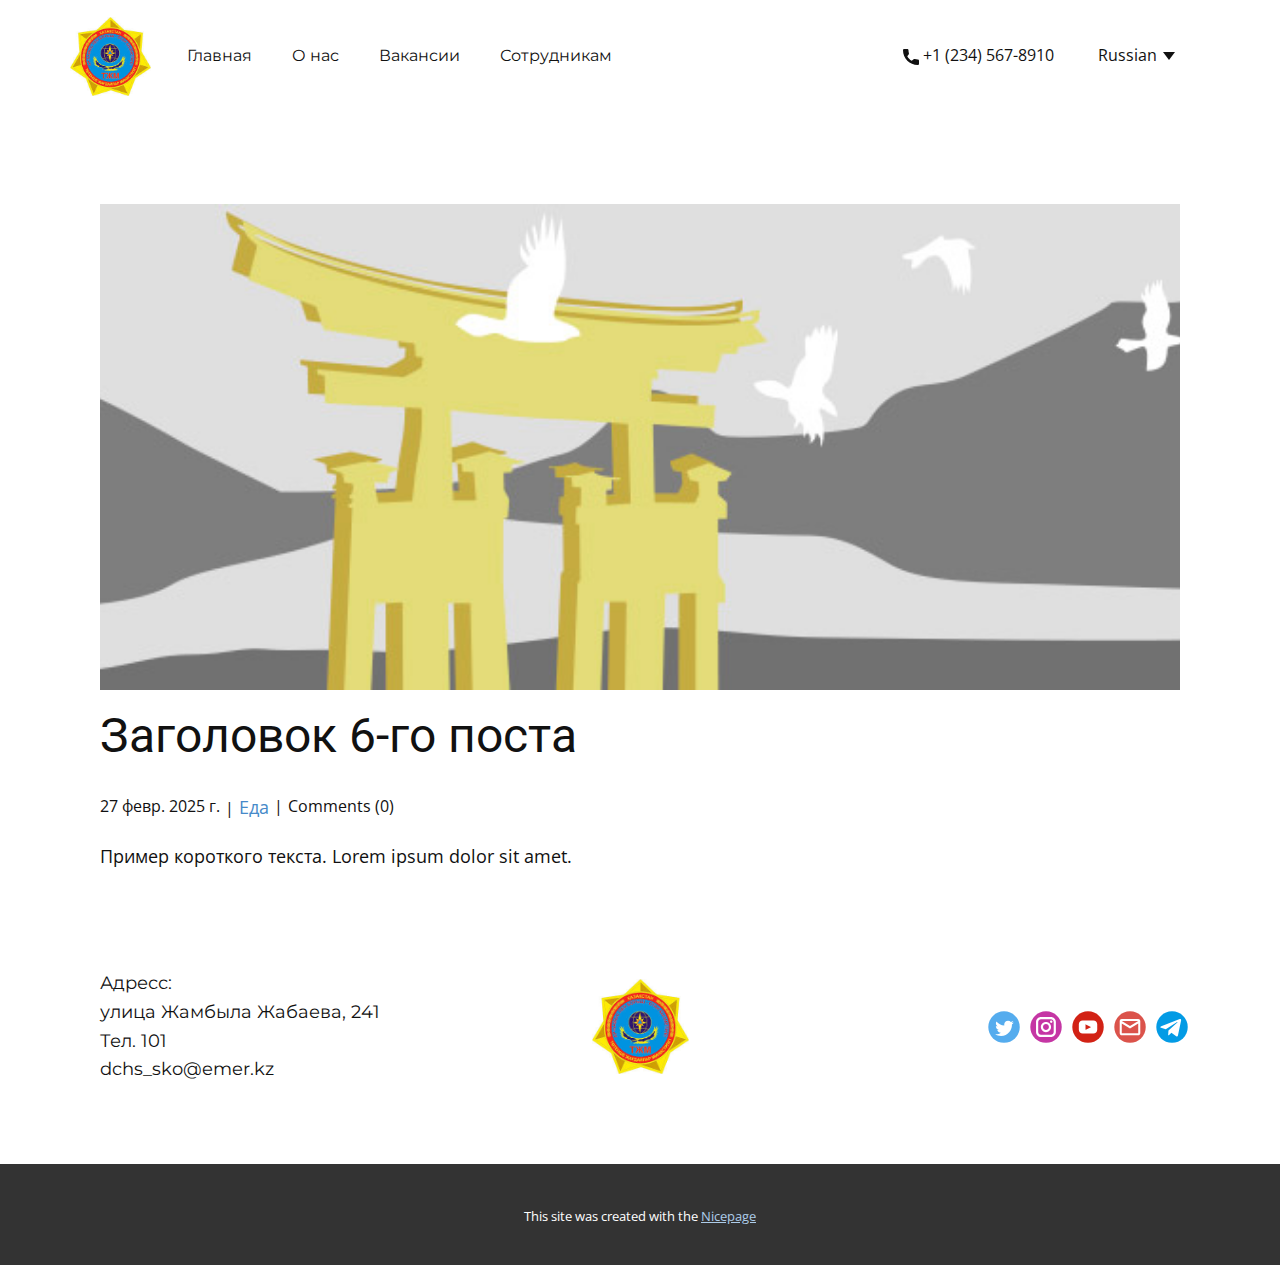
<file: blog/пост-5.html>
<!DOCTYPE html>
<html style="font-size: 16px;" lang="ru"><head>
    <meta name="viewport" content="width=device-width, initial-scale=1.0">
    <meta charset="utf-8">
    <meta name="keywords" content="Заголовок 1-го поста">
    <meta name="description" content="">
    <title>Заголовок 6-го поста</title>
    <link rel="stylesheet" href="../nicepage.css" media="screen">
<link rel="stylesheet" href="../Post-Template.css" media="screen">
    <script class="u-script" type="text/javascript" src="../jquery-1.9.1.min.js" defer=""></script>
    <script class="u-script" type="text/javascript" src="../nicepage.js" defer=""></script>
    <meta name="generator" content="Nicepage 7.5.1, nicepage.com">
    <meta name="referrer" content="origin">
    
    
    
    
    
    <link id="u-theme-google-font" rel="stylesheet" href="https://fonts.googleapis.com/css?family=Roboto:100,100i,300,300i,400,400i,500,500i,700,700i,900,900i|Open+Sans:300,300i,400,400i,500,500i,600,600i,700,700i,800,800i">
    <link id="u-page-google-font" rel="stylesheet" href="https://fonts.googleapis.com/css?family=Montserrat:100,100i,200,200i,300,300i,400,400i,500,500i,600,600i,700,700i,800,800i,900,900i">
    <script type="application/ld+json">{
		"@context": "http://schema.org",
		"@type": "Organization",
		"name": "WebSite6460430",
		"logo": "images/images.jpg",
		"sameAs": []
}</script>
    <meta name="theme-color" content="#478ac9">
  <meta data-intl-tel-input-cdn-path="intlTelInput/"></head>
  <body data-path-to-root="./" data-include-products="false" class="u-body u-xl-mode" data-lang="ru"><header class="u-clearfix u-header u-header" id="header"><div class="u-clearfix u-sheet u-sheet-1">
        <a href="#" class="u-image u-logo u-image-1" data-image-width="228" data-image-height="222">
          <img src="../images/images.jpg" class="u-logo-image u-logo-image-1">
        </a>
        <nav class="u-menu u-menu-one-level u-offcanvas u-menu-1">
          <div class="menu-collapse u-custom-font u-font-montserrat">
            <a class="u-button-style u-hamburger-link u-nav-link" href="#">
              <svg class="u-svg-link" viewBox="0 0 24 24"><use xlink:href="#svg-1377"></use></svg>
              <svg class="u-svg-content" version="1.1" id="svg-1377" viewBox="0 0 16 16" x="0px" y="0px" xmlns:xlink="http://www.w3.org/1999/xlink" xmlns="http://www.w3.org/2000/svg"><g><rect y="1" width="16" height="2"></rect><rect y="7" width="16" height="2"></rect><rect y="13" width="16" height="2"></rect>
</g></svg>
            </a>
          </div>
          <div class="u-custom-menu u-nav-container">
            <ul class="u-custom-font u-font-montserrat u-nav u-unstyled u-nav-1"><li class="u-nav-item"><a class="u-button-style u-nav-link" href="../">Главная</a>
</li><li class="u-nav-item"><a class="u-button-style u-nav-link" href="../About.html">О нас</a>
</li><li class="u-nav-item"><a class="u-button-style u-nav-link" href="../Work.html">Вакансии</a>
</li><li class="u-nav-item"><a class="u-button-style u-dialog-link u-nav-link" href="#popup-1ae2">Сотрудникам</a>
</li></ul>
          </div>
          <div id="a0d2" role="region" aria-label="Панель меню" class="u-custom-menu u-nav-container-collapse">
            <div class="u-black u-container-style u-inner-container-layout u-opacity u-opacity-95 u-sidenav">
              <div class="u-inner-container-layout u-sidenav-overflow">
                <div class="u-menu-close" aria-label="Закрыть меню"></div>
                <ul class="u-align-center u-nav u-popupmenu-items u-unstyled u-nav-2"><li class="u-nav-item"><a class="u-button-style u-nav-link" href="../">Главная</a>
</li><li class="u-nav-item"><a class="u-button-style u-nav-link" href="../About.html">О нас</a>
</li><li class="u-nav-item"><a class="u-button-style u-nav-link" href="../Work.html">Вакансии</a>
</li><li class="u-nav-item"><a class="u-button-style u-dialog-link u-nav-link" href="#popup-1ae2">Сотрудникам</a>
</li></ul>
              </div>
            </div>
            <div class="u-black u-menu-overlay u-opacity u-opacity-70"></div>
          </div>
        </nav>
        <a href="" class="u-active-none u-btn u-btn-rectangle u-button-style u-hover-none u-none u-btn-1">
          <span class="u-icon"><svg class="u-svg-content" viewBox="0 0 405.333 405.333" x="0px" y="0px" style="width: 1em; height: 1em;"><path d="M373.333,266.88c-25.003,0-49.493-3.904-72.704-11.563c-11.328-3.904-24.192-0.896-31.637,6.699l-46.016,34.752    c-52.8-28.181-86.592-61.952-114.389-114.368l33.813-44.928c8.512-8.512,11.563-20.971,7.915-32.64    C142.592,81.472,138.667,56.96,138.667,32c0-17.643-14.357-32-32-32H32C14.357,0,0,14.357,0,32    c0,205.845,167.488,373.333,373.333,373.333c17.643,0,32-14.357,32-32V298.88C405.333,281.237,390.976,266.88,373.333,266.88z"></path></svg></span>&nbsp;+1 (234) 567-8910
        </a>
        <div class="u-h-spacing-12 u-language u-language-content-text u-language-layout-dropdown u-v-spacing-6 u-language-1">
          <a class="u-language-active u-language-url" data-lang-text="Russian" href="#" data-language="ru">
            <svg class="u-caret u-caret-svg" version="1.1" id="Layer_1" xmlns="http://www.w3.org/2000/svg" xmlns:xlink="http://www.w3.org/1999/xlink" x="0px" y="0px" width="16px" height="16px" viewBox="0 0 16 16" style="fill:currentColor;" xml:space="preserve"><polygon class="st0" points="8,12 2,4 14,4 "></polygon></svg>
            <span class="u-icon u-language-icon u-language-ru u-icon-2"><svg xmlns="http://www.w3.org/2000/svg" xmlns:xlink="http://www.w3.org/1999/xlink" version="1.1" xml:space="preserve" class="u-svg-content" viewBox="0 0 112 112" x="0px" y="0px" style="width: 1em; height: 1em;"><rect y="16" fill="#F4F4F4" width="112" height="26.7"></rect><rect y="42.7" fill="#323E95" width="112" height="26.7"></rect><rect y="69.3" fill="#D8001E" width="112" height="26.7"></rect></svg></span>
          </a>
          <div class="u-border-1 u-border-grey-15 u-h-spacing-12 u-language-dropdown u-v-spacing-6 u-white">
            <a class="u-language-dropdown-url u-language-url" data-lang-text="Russian" href="../" data-language="ru">
              <span class="u-icon u-language-icon u-language-ru u-icon-2"><svg xmlns="http://www.w3.org/2000/svg" xmlns:xlink="http://www.w3.org/1999/xlink" version="1.1" xml:space="preserve" class="u-svg-content" viewBox="0 0 112 112" x="0px" y="0px" style="width: 1em; height: 1em;"><rect y="16" fill="#F4F4F4" width="112" height="26.7"></rect><rect y="42.7" fill="#323E95" width="112" height="26.7"></rect><rect y="69.3" fill="#D8001E" width="112" height="26.7"></rect></svg></span>
            </a>
            <a class="u-language-dropdown-url u-language-url" data-lang-text="қазақ тілі" href="../" data-language="kk">
              <span class="u-icon u-language-icon u-language-kk u-icon-4"><svg xmlns="http://www.w3.org/2000/svg" xmlns:xlink="http://www.w3.org/1999/xlink" version="1.1" xml:space="preserve" class="u-svg-content" viewBox="0 0 112 112" x="0px" y="0px" style="width: 1em; height: 1em;"><rect y="16" fill="#4EAEC4" width="112" height="80"></rect><path fill="#F5C832" d="M13.9,39.9c0-0.7-0.1-1.1-0.4-1.7c0,0-2.5-5.2-3.5-7.2c-0.1-0.2-0.2-0.5-0.2-1c0-0.7,0.6-1.2,1.3-1.2
	c0.6,0,1.3,0.6,1.3,1.2c0,0.8-0.4,1.2-0.8,1.2c-0.5,0-0.8-0.2-0.8-0.6c0-0.3,0.1-0.4,0.3-0.4c0.4,0,0.3,0.6,0.3,0.6
	c0.2,0,0.4-0.3,0.3-0.6c0.2,0,0.3-0.1,0.4-0.3c-0.1-0.1-0.2-0.2-0.4-0.2c0.1-0.4,0-0.5-0.4-0.6c0.1,0.1,0.1,0.3,0.1,0.4
	c-0.5-0.1-1.2,0.1-1.2,0.9c0,0.8,0.6,1.5,1.6,1.3c-0.2,0.1-0.4,0.4-0.4,0.7c0.2-0.1,0.4-0.1,0.4-0.1c-0.1,0.2-0.3,0.4-0.3,0.8
	c0.2-0.1,0.4-0.3,0.6-0.2c-0.4,0.8,0.1,1.9,1.3,2.1c-0.4-0.5-0.7-1.1-0.7-1.7c0-1.9,0.5-2.2,0.5-3.5c0-0.5-0.3-1.1-0.8-1.5
	c0.4-0.1,0.6-0.3,0.7-0.5c-0.2-0.4-0.4-0.5-0.8-0.5c0.5-0.3,1-0.8,1-1.6c0-1.3-0.5-1.8-0.5-3.2c0-0.8,0.6-1.8,0.6-1.8
	c-1.2,0.1-1.7,1.2-1.4,2c-0.2,0-0.4,0-0.5-0.1c-0.1,0.2,0,0.5,0.2,0.8c-0.2,0.1-0.2,0-0.5,0c0,0.2,0.2,0.5,0.5,0.8
	c-1-0.3-1.7,0.4-1.7,1.2c0,0.6,0.4,1,0.8,1c0.1,0,0.3-0.1,0.4-0.1c0.1,0.2,0,0.4-0.1,0.5c0.3-0.1,0.5-0.2,0.4-0.6
	c0.2,0,0.4-0.1,0.5-0.2c-0.1-0.2-0.3-0.3-0.5-0.3c0.2-0.3,0-0.5-0.3-0.7c0,0,0.2,0.7-0.2,0.7c-0.2,0-0.4-0.1-0.4-0.3
	c0-0.3,0.2-0.6,0.7-0.6c0.5,0,0.9,0.3,0.9,1.1c0,0.7-0.6,1.1-1.4,1.1c-0.7,0-1.2-0.4-1.2-1.1c0-1,1.4-3.2,1.4-4c0-0.6-0.6-1-1.1-1
	c-0.3,0-0.7,0.2-0.9,0.3C8.9,21.2,8.6,21,8.2,21c-0.6,0-1.1,0.4-1.1,1c0,0.8,1.4,3,1.4,4c0,0.7-0.5,1.1-1.2,1.1
	c-0.8,0-1.4-0.4-1.4-1.1c0-0.8,0.4-1.1,0.9-1.1c0.5,0,0.7,0.3,0.7,0.6c0,0.3-0.2,0.3-0.4,0.3c-0.4,0-0.3-0.7-0.3-0.7
	c-0.3,0.1-0.4,0.3-0.3,0.7c-0.2,0-0.4,0.1-0.5,0.3c0.1,0.1,0.3,0.2,0.5,0.2c-0.1,0.4,0.1,0.5,0.3,0.6c-0.1-0.1-0.1-0.4,0-0.5
	c0.1,0.1,0.3,0.1,0.4,0.1c0.4,0,0.8-0.4,0.8-1c0-0.8-0.6-1.5-1.7-1.2C6.8,24,6.9,23.7,7,23.5c-0.2,0-0.3,0.1-0.5,0
	c0.2-0.2,0.3-0.5,0.2-0.8c-0.2,0.1-0.3,0.2-0.5,0.1c0.3-0.8-0.3-1.9-1.4-2c0,0,0.7,1,0.7,1.8c0,1.5-0.5,2-0.5,3.2
	c0,0.8,0.5,1.4,0.9,1.6c-0.4,0-0.6,0.1-0.8,0.5c0.1,0.2,0.4,0.4,0.7,0.5c-0.5,0.4-0.8,1-0.8,1.5c0,1.3,0.5,1.6,0.5,3.5
	c0,0.6-0.2,1.1-0.7,1.7C6,34.9,6.5,33.8,6.1,33c0.2-0.1,0.4,0.1,0.6,0.2c0-0.4-0.2-0.6-0.3-0.8c0,0,0.2,0,0.4,0.1
	c0-0.3-0.2-0.5-0.4-0.7c1.1,0.2,1.6-0.5,1.6-1.3c0-0.8-0.7-1-1.2-0.9c0-0.1,0-0.2,0-0.4c-0.3,0.1-0.4,0.2-0.3,0.6
	c-0.2,0-0.3,0.1-0.4,0.2c0.1,0.1,0.3,0.2,0.4,0.3c-0.1,0.3,0.1,0.5,0.3,0.6c0,0-0.1-0.6,0.3-0.6c0.2,0,0.3,0.1,0.3,0.4
	c0,0.4-0.2,0.6-0.7,0.6C6.4,31.2,6,30.8,6,30c0-0.6,0.7-1.2,1.3-1.2c0.7,0,1.3,0.5,1.3,1.2c0,0.4,0,0.7-0.2,1c-1,2-3.5,7.2-3.5,7.2
	c-0.3,0.6-0.4,1.1-0.4,1.7c0,1.1,0.7,2,2,2.1c-1.3,0.1-2,1-2,2.1c0,0.7,0.1,1.1,0.4,1.7c0,0,2.5,5.2,3.5,7.2c0.1,0.3,0.2,0.6,0.2,1
	c0,0.7-0.6,1.2-1.3,1.2C6.6,55.2,6,54.7,6,54c0-0.8,0.4-1.1,0.8-1.1c0.5,0,0.7,0.2,0.7,0.6c0,0.3-0.1,0.4-0.3,0.4
	c-0.4,0-0.3-0.6-0.3-0.6c-0.2,0.1-0.4,0.3-0.3,0.6c-0.2,0-0.3,0.1-0.4,0.3c0.1,0.1,0.3,0.2,0.4,0.2c-0.1,0.3,0,0.5,0.3,0.6
	c-0.1-0.1-0.1-0.2,0-0.4c0.5,0.1,1.2-0.1,1.2-0.9c0-0.8-0.6-1.5-1.6-1.3c0.3-0.1,0.4-0.4,0.4-0.7c-0.2,0.1-0.4,0.1-0.4,0.1
	c0.1-0.2,0.3-0.4,0.3-0.8c-0.2,0.1-0.4,0.3-0.6,0.2c0.4-0.8-0.1-1.9-1.3-2.1c0.5,0.5,0.7,1.1,0.7,1.7c0,1.9-0.5,2.2-0.5,3.4
	c0,0.5,0.3,1.1,0.8,1.5C5.4,55.6,5.2,55.8,5,56c0.1,0.3,0.4,0.4,0.7,0.5c-0.5,0.4-0.8,1-0.8,1.5c0,1.3,0.5,1.6,0.5,3.5
	c0,0.6-0.2,1.1-0.7,1.7C6,62.9,6.5,61.8,6.1,61c0.2-0.1,0.4,0.1,0.6,0.2c0-0.4-0.2-0.6-0.3-0.8c0,0,0.2,0,0.4,0.1
	c0-0.3-0.2-0.5-0.4-0.7c1.1,0.2,1.6-0.5,1.6-1.3c0-0.8-0.7-1-1.2-0.9c0-0.1,0-0.2,0-0.4c-0.3,0.1-0.4,0.3-0.3,0.6
	c-0.2,0-0.3,0.1-0.4,0.2c0.1,0.1,0.3,0.2,0.4,0.3c-0.1,0.3,0.1,0.5,0.3,0.6c0,0-0.1-0.6,0.3-0.6c0.2,0,0.3,0.1,0.3,0.4
	c0,0.4-0.2,0.6-0.7,0.6C6.4,59.2,6,58.8,6,58c0-0.6,0.7-1.2,1.3-1.2c0.7,0,1.3,0.6,1.3,1.2c0,0.4,0,0.7-0.2,1c-1,2-3.5,7.2-3.5,7.2
	c-0.3,0.7-0.4,1.1-0.4,1.7c0,1.1,0.7,2,2,2.1c-1.3,0.1-2,1-2,2.1c0,0.7,0.1,1.1,0.4,1.8c0,0,2.5,5.2,3.5,7.2c0.1,0.2,0.2,0.5,0.2,1
	c0,0.7-0.6,1.2-1.3,1.2C6.6,83.2,6,82.7,6,82c0-0.8,0.4-1.1,0.8-1.1c0.5,0,0.7,0.2,0.7,0.6c0,0.3-0.1,0.4-0.3,0.4
	c-0.4,0-0.3-0.6-0.3-0.6c-0.2,0-0.4,0.3-0.3,0.6c-0.2,0-0.3,0.1-0.4,0.3c0.1,0.1,0.3,0.2,0.4,0.2c-0.1,0.4,0,0.5,0.3,0.6
	c-0.1-0.1-0.1-0.2,0-0.4c0.5,0.1,1.2-0.1,1.2-0.9c0-0.8-0.6-1.5-1.6-1.3c0.3-0.1,0.4-0.4,0.4-0.6c-0.2,0.1-0.4,0.1-0.4,0.1
	c0.1-0.2,0.3-0.4,0.3-0.8c-0.2,0.1-0.4,0.3-0.6,0.2c0.4-0.8-0.1-1.9-1.3-2.1c0.5,0.5,0.7,1.1,0.7,1.7c0,1.9-0.5,2.2-0.5,3.4
	c0,0.5,0.3,1.1,0.8,1.5C5.4,83.6,5.2,83.8,5,84c0.3,0.3,0.4,0.4,0.8,0.5c-0.5,0.2-0.9,0.8-0.9,1.6c0,1.3,0.5,1.8,0.5,3.2
	c0,0.8-0.7,1.8-0.7,1.8c1.1-0.1,1.7-1.2,1.4-2c0.2,0,0.3,0,0.5,0.2c0.1-0.2-0.1-0.5-0.2-0.8c0.1-0.1,0.2,0,0.5,0
	c0-0.2-0.2-0.5-0.5-0.8c1,0.3,1.7-0.5,1.7-1.2c0-0.6-0.4-1-0.8-1c-0.1,0-0.3,0-0.4,0.1c-0.1-0.2,0-0.4,0-0.5
	c-0.3,0.1-0.5,0.2-0.3,0.6c-0.2,0-0.4,0.1-0.5,0.2c0.1,0.2,0.3,0.3,0.5,0.2c-0.2,0.3,0,0.5,0.3,0.7c0,0-0.2-0.7,0.3-0.7
	c0.2,0,0.4,0.1,0.4,0.4c0,0.2-0.2,0.6-0.7,0.6c-0.5,0-0.9-0.4-0.9-1.1c0-0.7,0.6-1.1,1.4-1.1c0.7,0,1.2,0.4,1.2,1.1
	c0,0.9-1.4,3.1-1.4,4c0,0.6,0.6,1,1.1,1c0.4,0,0.7-0.2,0.9-0.3c0.2,0.2,0.6,0.3,0.9,0.3c0.6,0,1.1-0.4,1.1-1c0-0.9-1.4-3-1.4-4
	c0-0.7,0.5-1.1,1.2-1.1c0.8,0,1.4,0.4,1.4,1.1c0,0.8-0.4,1.1-0.9,1.1c-0.5,0-0.7-0.3-0.7-0.6c0-0.3,0.2-0.4,0.4-0.4
	c0.4,0,0.2,0.7,0.2,0.7c0.3-0.1,0.4-0.3,0.3-0.7c0.2,0,0.4-0.1,0.5-0.2c-0.1-0.1-0.3-0.2-0.5-0.2c0.1-0.4-0.1-0.5-0.4-0.6
	c0.1,0.2,0.1,0.4,0.1,0.5c-0.1-0.1-0.3-0.1-0.4-0.1c-0.4,0-0.8,0.4-0.8,1c0,0.8,0.6,1.5,1.7,1.2c-0.3,0.3-0.5,0.5-0.5,0.8
	c0.2,0,0.3-0.1,0.5,0c-0.2,0.3-0.3,0.5-0.2,0.8c0.1-0.1,0.3-0.2,0.5-0.2c-0.3,0.8,0.2,1.9,1.4,2c0,0-0.6-1-0.6-1.8
	c0-1.4,0.5-1.9,0.5-3.2c0-0.8-0.5-1.4-1-1.6c0.4,0,0.6-0.1,0.8-0.5c-0.1-0.3-0.4-0.4-0.7-0.5c0.5-0.4,0.8-1,0.8-1.5
	c0-1.3-0.5-1.6-0.5-3.4c0-0.6,0.2-1.2,0.7-1.7c-1.2,0.3-1.7,1.3-1.3,2.1c-0.3,0.1-0.4-0.1-0.6-0.2c0,0.4,0.2,0.6,0.3,0.8
	c0,0-0.2,0-0.4-0.1c0,0.3,0.2,0.5,0.4,0.6c-1.1-0.2-1.6,0.5-1.6,1.3c0,0.8,0.7,1,1.2,0.9c0,0.1,0,0.2-0.1,0.4
	c0.3-0.1,0.5-0.2,0.4-0.6c0.2,0,0.3-0.1,0.4-0.2c-0.1-0.1-0.3-0.2-0.4-0.3c0.1-0.3-0.1-0.5-0.3-0.6c0,0,0.1,0.6-0.3,0.6
	c-0.2,0-0.3-0.1-0.3-0.4c0-0.4,0.2-0.6,0.8-0.6c0.4,0,0.8,0.4,0.8,1.1c0,0.7-0.7,1.2-1.3,1.2c-0.7,0-1.3-0.5-1.3-1.2
	c0-0.4,0-0.7,0.2-1c1-2,3.5-7.2,3.5-7.2c0.3-0.7,0.4-1.1,0.4-1.8c0-1.1-0.7-1.9-2-2.1c1.3-0.1,2-1,2-2.1c0-0.7-0.1-1.1-0.4-1.7
	c0,0-2.5-5.2-3.5-7.2c-0.1-0.3-0.2-0.5-0.2-1c0-0.6,0.6-1.2,1.3-1.2c0.6,0,1.3,0.6,1.3,1.2c0,0.8-0.4,1.2-0.8,1.2
	c-0.5,0-0.8-0.2-0.8-0.6c0-0.3,0.1-0.4,0.3-0.4c0.4,0,0.3,0.6,0.3,0.6c0.2-0.1,0.4-0.3,0.3-0.6c0.2,0,0.3-0.1,0.4-0.3
	c-0.1-0.1-0.2-0.2-0.4-0.2c0.1-0.3,0-0.5-0.4-0.6c0.1,0.1,0.1,0.3,0.1,0.4c-0.5-0.1-1.2,0.1-1.2,0.9c0,0.8,0.6,1.5,1.6,1.3
	c-0.2,0.1-0.4,0.4-0.4,0.7c0.2-0.1,0.4-0.1,0.4-0.1c-0.1,0.2-0.3,0.4-0.3,0.8c0.2-0.1,0.4-0.3,0.6-0.2c-0.4,0.8,0.1,1.9,1.3,2.1
	c-0.4-0.5-0.7-1.1-0.7-1.7c0-1.9,0.5-2.2,0.5-3.5c0-0.5-0.3-1.1-0.8-1.5c0.4-0.1,0.6-0.3,0.7-0.5c-0.1-0.2-0.4-0.4-0.7-0.5
	c0.5-0.4,0.8-1,0.8-1.5c0-1.3-0.5-1.6-0.5-3.4c0-0.6,0.2-1.1,0.7-1.7c-1.2,0.3-1.7,1.3-1.3,2.1c-0.3,0.1-0.4-0.1-0.6-0.2
	c0,0.4,0.2,0.6,0.3,0.8c0,0-0.2,0-0.4-0.1c0,0.3,0.2,0.5,0.4,0.7c-1.1-0.2-1.6,0.5-1.6,1.3c0,0.8,0.7,1.1,1.2,0.9
	c0,0.1,0,0.3-0.1,0.4c0.3-0.1,0.5-0.2,0.4-0.6c0.2,0,0.3-0.1,0.4-0.2c-0.1-0.1-0.3-0.2-0.4-0.3c0.1-0.3-0.1-0.5-0.3-0.6
	c0,0,0.1,0.6-0.3,0.6c-0.2,0-0.3-0.1-0.3-0.4c0-0.4,0.2-0.6,0.8-0.6c0.4,0,0.8,0.3,0.8,1.1c0,0.7-0.7,1.2-1.3,1.2
	c-0.7,0-1.3-0.5-1.3-1.2c0-0.4,0-0.7,0.2-1c1-2,3.5-7.2,3.5-7.2c0.3-0.6,0.4-1.1,0.4-1.7c0-1.1-0.7-2-2-2.1
	C13.2,41.9,13.9,41,13.9,39.9z M8.1,22c0.3-0.3,1,0.3,1,0.3s0.8-0.6,1-0.3c0.3,0.4-0.6,1.9-1,3.1C8.7,23.9,7.8,22.4,8.1,22z M7.7,28
	c0,0-0.1,0-0.2,0c0.7-0.2,1.3-0.4,1.6-1c0.3,0.5,0.9,0.8,1.6,1c-0.1,0-0.1,0-0.2,0c-0.8,0.1-1.3,0.7-1.4,0.9C9,28.7,8.5,28.1,7.7,28
	z M9.2,40.4c0.4,0.9,1.3,1.5,2.1,1.6c-0.9,0.1-1.8,0.6-2.1,1.6C8.8,42.6,7.9,42.1,7,42C7.9,41.9,8.8,41.4,9.2,40.4z M9.2,68.5
	c0.4,0.9,1.3,1.5,2.1,1.6c-0.9,0.1-1.8,0.6-2.1,1.6C8.8,70.6,7.9,70.1,7,70C7.9,69.9,8.8,69.4,9.2,68.5z M10.2,90
	c-0.3,0.3-1-0.3-1-0.3s-0.8,0.6-1,0.3c-0.3-0.4,0.6-1.9,1-3C9.6,88.1,10.5,89.6,10.2,90z M10.6,84c0,0,0.1,0,0.2,0
	c-0.7,0.2-1.3,0.4-1.6,1c-0.3-0.5-0.9-0.8-1.6-1c0,0,0.1,0,0.2,0c0.8-0.1,1.3-0.7,1.4-0.9C9.3,83.3,9.8,83.9,10.6,84z M13,72.2
	c0,0.4-0.1,0.7-0.3,1.1c-0.7,1.5-3,6.5-3.5,7.5c-0.5-1-2.8-6-3.6-7.5c-0.1-0.3-0.2-0.7-0.2-1.1c0-1,0.9-1.3,1.4-1.3
	c0.6,0,1.2,0.4,1.2,1c0,0.3-0.2,0.6-0.5,0.6c-0.7,0-0.6-0.6-0.5-0.9c-0.4,0.2-0.7,0.5-0.6,0.9c-0.2,0-0.5,0.2-0.7,0.4
	c0.2,0.2,0.4,0.4,0.7,0.4C6.2,73.7,6.6,74,7,74.1c-0.1-0.4-0.2-0.8,0.5-0.8c0.5,0,0.9-0.1,1.1-0.4c0,0.4,0.1,2.1,0.1,2.1
	c0,0.6-0.9,0.6-1.4,0.4c0.2,0.7,0.6,1.1,1.7,1c-0.2,0.1-0.5,0.3-0.5,0.8c0,0.6,0.5,1.3,0.8,1.5c0.3-0.2,0.8-0.9,0.8-1.5
	c0-0.4-0.3-0.7-0.5-0.8c1,0.1,1.4-0.3,1.6-1c-0.6,0.2-1.4,0.2-1.4-0.4c0,0,0-1.7,0.1-2.1c0.2,0.3,0.6,0.4,1.1,0.4
	c0.7,0,0.6,0.5,0.5,0.8c0.4-0.1,0.7-0.3,0.6-0.9c0.3,0,0.5-0.2,0.7-0.4c-0.2-0.2-0.4-0.4-0.7-0.4c0.1-0.4-0.2-0.7-0.6-0.9
	c0.1,0.4,0.2,0.9-0.5,0.9c-0.3,0-0.5-0.2-0.5-0.6c0-0.6,0.6-1,1.2-1C12.1,70.9,13,71.2,13,72.2z M12.7,66.8c0.2,0.3,0.3,0.7,0.3,1.1
	c0,1-0.9,1.3-1.4,1.3c-0.6,0-1.2-0.4-1.2-1c0-0.4,0.2-0.6,0.5-0.6c0.7,0,0.6,0.6,0.5,0.9c0.4-0.2,0.7-0.5,0.6-0.9
	c0.2,0,0.5-0.1,0.7-0.4c-0.2-0.2-0.4-0.4-0.7-0.4c0.1-0.6-0.2-0.8-0.6-0.9c0.1,0.4,0.2,0.9-0.5,0.9c-0.5,0-0.9,0.1-1.1,0.4
	c0-0.4-0.1-2.1-0.1-2.1c0-0.6,0.9-0.6,1.4-0.4c-0.2-0.7-0.6-1.1-1.6-1c0.2-0.1,0.5-0.3,0.5-0.8c0-0.6-0.5-1.3-0.8-1.5
	c-0.3,0.2-0.8,0.9-0.8,1.5c0,0.4,0.3,0.7,0.5,0.8c-1-0.1-1.5,0.3-1.7,1c0.6-0.2,1.5-0.2,1.4,0.4c0,0,0,1.7-0.1,2.1
	c-0.2-0.3-0.6-0.4-1.1-0.4c-0.7,0-0.6-0.4-0.5-0.9c-0.4,0.1-0.7,0.4-0.6,0.9c-0.3,0-0.5,0.1-0.7,0.4c0.2,0.2,0.4,0.3,0.7,0.4
	c-0.1,0.4,0.2,0.7,0.6,0.9c-0.1-0.4-0.2-0.9,0.5-0.9c0.3,0,0.5,0.2,0.5,0.6c0,0.6-0.6,1-1.2,1c-0.5,0-1.4-0.3-1.4-1.3
	c0-0.4,0.1-0.7,0.2-1.1c0.7-1.5,3-6.5,3.6-7.5C9.7,60.3,12,65.2,12.7,66.8z M10.6,56c0,0,0.1,0,0.1,0C10.7,56,10.6,56,10.6,56
	c-0.8,0.2-1.3,0.7-1.4,1C9,56.7,8.5,56.1,7.7,56c0,0-0.1,0-0.1,0c0,0,0.1,0,0.1,0C8.5,55.9,9,55.3,9.2,55C9.3,55.3,9.8,55.9,10.6,56
	z M13,44.2c0,0.4-0.1,0.7-0.3,1.1c-0.7,1.5-3,6.5-3.5,7.5c-0.5-1-2.8-6-3.6-7.5c-0.1-0.3-0.2-0.7-0.2-1.1c0-0.9,0.9-1.3,1.4-1.3
	c0.6,0,1.2,0.4,1.2,1c0,0.4-0.2,0.6-0.5,0.6c-0.7,0-0.6-0.6-0.5-0.9c-0.4,0.2-0.7,0.5-0.6,0.9c-0.2,0-0.5,0.2-0.7,0.4
	c0.2,0.2,0.4,0.3,0.7,0.4C6.2,45.7,6.6,46,7,46.1c-0.1-0.4-0.2-0.8,0.5-0.8c0.5,0,0.9-0.1,1.1-0.4c0,0.4,0.1,2.1,0.1,2.1
	c0,0.7-0.9,0.6-1.4,0.4c0.2,0.8,0.6,1.1,1.7,1c-0.2,0.1-0.5,0.3-0.5,0.8c0,0.6,0.5,1.3,0.8,1.5c0.3-0.2,0.8-0.9,0.8-1.5
	c0-0.4-0.3-0.7-0.5-0.8c1,0.1,1.4-0.3,1.6-1c-0.6,0.2-1.4,0.2-1.4-0.4c0,0,0-1.7,0.1-2.1c0.2,0.3,0.6,0.4,1.1,0.4
	c0.7,0,0.6,0.4,0.5,0.8c0.4-0.1,0.7-0.4,0.6-0.9c0.3,0,0.5-0.2,0.7-0.4c-0.2-0.2-0.4-0.4-0.7-0.4c0.1-0.3-0.2-0.7-0.6-0.9
	c0.1,0.4,0.2,0.9-0.5,0.9c-0.3,0-0.5-0.2-0.5-0.6c0-0.6,0.6-1,1.2-1C12.1,42.9,13,43.2,13,44.2z M11.6,41.1c-0.6,0-1.2-0.5-1.2-1
	c0-0.4,0.2-0.6,0.5-0.6c0.7,0,0.6,0.6,0.5,0.9c0.4-0.2,0.7-0.5,0.6-0.9c0.2,0,0.5-0.1,0.7-0.4c-0.2-0.2-0.4-0.4-0.7-0.4
	c0.1-0.5-0.2-0.8-0.6-0.9c0.1,0.4,0.2,0.8-0.5,0.8c-0.5,0-0.9,0.1-1.1,0.4c0-0.4-0.1-2.1-0.1-2.1c0-0.6,0.9-0.6,1.4-0.4
	c-0.2-0.7-0.6-1.1-1.6-1c0.2-0.1,0.5-0.3,0.5-0.8c0-0.6-0.5-1.3-0.8-1.5c-0.3,0.2-0.8,0.9-0.8,1.5c0,0.4,0.3,0.7,0.5,0.8
	c-1-0.1-1.5,0.3-1.7,1c0.6-0.2,1.5-0.2,1.4,0.4c0,0,0,1.7-0.1,2.1c-0.2-0.3-0.6-0.4-1.1-0.4c-0.7,0-0.6-0.5-0.5-0.8
	c-0.4,0.1-0.7,0.4-0.6,0.9c-0.3,0-0.5,0.2-0.7,0.4c0.2,0.2,0.4,0.4,0.7,0.4c-0.1,0.3,0.2,0.7,0.6,0.9c-0.1-0.4-0.2-0.9,0.5-0.9
	c0.3,0,0.5,0.2,0.5,0.6c0,0.5-0.6,1-1.2,1c-0.5,0-1.4-0.4-1.4-1.3c0-0.4,0.1-0.7,0.2-1.1c0.7-1.5,3-6.5,3.6-7.5c0.5,1,2.8,6,3.5,7.5
	c0.2,0.3,0.3,0.7,0.3,1.1C13,40.8,12.1,41.1,11.6,41.1z M53,72.2c-0.1,0.3-0.8,0.6-1.9,0.6c-0.6,0-1.2-0.1-1.8-0.2
	c-2.5-0.5-4.3-1.4-5.7-2.1C43.1,70.3,43,70.1,43,70c0-0.1,0.2-0.2,0.4-0.2c0.1,0,0.2,0,0.2-0.1c-0.2-0.1-0.6-0.1-1-0.2
	c-0.6-0.1-1.2-0.2-1.2-0.4l0,0l0.1-0.2c0.1-0.2,0.4-0.2,0.6-0.2c0.1,0,0.3-0.1,0.3-0.1c0,0-0.3-0.1-0.6-0.2
	c-0.6-0.1-1.2-0.3-1.3-0.7c0.1-0.2,0.4-0.3,0.8-0.3c0.2,0,0.6,0,0.6-0.1c-0.1-0.2-0.5-0.2-0.9-0.3c-0.7-0.1-1.5-0.3-1.6-0.8
	c0.2-0.4,0.6-0.3,1.1-0.2c0.2,0,0.4,0,0.5,0c0-0.2-0.1-0.3-0.4-0.4c-0.2-0.1-0.5-0.2-0.9-0.4c-0.9-0.5-2.6-1.8-2.5-2.5
	c0-0.1,0.1-0.2,0.3-0.2c0.4,0,1.1,0.4,1.7,0.7c0.3,0.1,0.6,0.3,0.7,0.3c0,0,0,0,0,0c-0.2-0.1-0.3-0.2-0.6-0.4
	c-2-1.8-4.1-3.7-3.6-4.4c0.4-0.1,1,0.5,2,1.3c0.7,0.6,1.6,1.5,1.9,1.5c0-0.1-0.3-0.5-0.6-1c-1.3-1.8-3.9-5.6-3.1-7
	c0.3-0.1,0.7,0.5,1.6,2.1c0.7,1.3,1.9,3.2,2.2,3.2c0-0.1-0.3-1-0.6-1.8c-1-2.5-1.7-4.7-1.4-5.2c0,0,0.1,0,0.1,0c0.1,0,0.1,0,0.2,0.2
	c0,0,0,0,0,0.1c0,0,0,0,0,0c0.4,0.5,0.9,1.6,1.7,3.4c0.2,0.5,0.4,1,0.5,1.2c-0.1-0.2-0.1-0.6-0.1-0.9c-0.1-0.9-0.1-1.9-0.1-2.5
	c0-0.2,0.2-0.3,0.4-0.3c0.1,0,0.2,0,0.2,0c0.7,8.5,7.9,17.2,18.9,17.2c0.1,0,0.2,0.2,0.2,0.3v0l-0.1,0.2l-0.1-0.1l-0.1,0
	C58.9,71.4,58.1,72,58,72c-0.1-0.1-0.5-0.8-1.8-1.1c-1.5-0.3-2.5-0.4-3.1-0.4h-0.5c-0.2,0-0.3,0-0.4-0.1l-0.8-0.7
	c-0.9-0.8-1.5-1.3-2.6-2c-0.6-0.4-1-0.4-1.2-0.4h-0.3c-0.2,0-0.3,0-0.6-0.2c-0.7-0.6-1.2-1.4-1.7-2.2c-0.4-0.7-0.8-1.3-1.4-2
	c-1.3-1.5-2.3-2.1-2.4-2.1l0,0l0,0.2c-0.1,0-0.4,0-0.6,0c-0.1,0-0.2,0-0.2,0c0.1,0.9,0.4,1.1,0.6,1.3c0.1,0.1,0.3,0.2,0.2,0.4
	c0,0.2-0.3,0.2-0.4,0.2h-0.3c-0.2,0-0.2,0-0.2,0c0.2,0.6,0.8,0.9,1.2,1.2c0.3,0.2,0.5,0.3,0.6,0.4l0,0l0,0.2c0,0.1-0.1,0.1-0.2,0.1
	l-0.4,0c0,0.4,0.7,0.7,1.3,0.9c0.3,0.1,0.5,0.2,0.7,0.3c0.1,0,0.2,0.1,0.2,0.2c0,0.1-0.2,0.1-0.3,0.2c-0.1,0-0.2,0.1-0.3,0.1
	c0,0.1,0.3,0.2,0.4,0.3c0.3,0.1,0.4,0.3,0.4,0.4c0,0.2-0.2,0.2-0.4,0.3c-0.1,0-0.3,0.1-0.3,0.1c0.1,0.2,0.6,0.4,0.9,0.5
	c0.5,0.2,0.7,0.3,0.7,0.4c0,0.1-0.1,0.2-0.3,0.3c-0.1,0-0.2,0.1-0.2,0.1c0.2,0.3,0.6,0.3,0.9,0.3c0.3,0,0.6,0,0.7,0.2l0,0.2
	c0,0.2-0.3,0.3-0.5,0.4c-0.1,0.1-0.2,0.2-0.3,0.2c0.8,0.5,3.1,1.6,4.8,1.9c0.6,0.1,1.1,0.2,1.7,0.2c0.2,0,0.4,0,0.6,0l0.3,0
	C52.9,72.2,53,72.2,53,72.2z M73.6,74.1c0,0.4-0.1,0.8-0.3,1c-0.5,0.5-1.3,0.6-1.9,0.6c-0.3,0-0.6,0-0.6,0c0.1,0.1,0.2,0.8-0.3,1
	c-0.6,0.3-1.7,0-1.8-0.1c0,0.1-0.2,0.6-0.6,0.7c-0.4,0.1-0.8-0.2-0.9-0.2c0,0.1-0.4,0.5-0.9,0.7c-0.4,0.1-1-0.1-1.1-0.1
	c0,0-0.5,0.5-0.9,0.6c0,0,0,0,0,0c-0.5,0-0.8-0.3-0.8-0.4c0,0.1-0.6,0.6-1.1,0.6h0c-0.4,0-0.6-0.4-0.6-0.6c0,0.1-0.4,0.3-0.8,0.4
	c-0.6,0-1.1-0.2-1.1-0.2c0,0-0.6,0.2-1,0.2c-0.4,0-0.6-0.2-0.6-0.4c0,0,0,0,0,0c-0.1,0.1-0.5,0.4-0.9,0.4c-0.4,0-0.6-0.1-0.7-0.3
	c-0.1-0.1-0.1-0.2-0.1-0.4c0.1-0.2,0.2-0.4,0.5-0.5c0.1-0.1,0.2-0.2,0.4-0.3c0.5-0.4,1-0.8,1-0.8c0.6,0,1.2,0.1,1.7,0.1
	c1.7,0,3.2-0.3,4.5-1l1.1,0c0-0.2,0-0.4,0.2-0.4c0.3-0.1,0.5-0.5,0.5-0.8c0,0,0-0.1,0-0.2c0.1-0.1,0.1-0.1,0.3-0.1
	c1.3,0.2,3.2,0.3,4.7,0.4C73.5,73.9,73.6,73.9,73.6,74.1z M79.6,63.9c0.2,0.1,0.7-0.1,1.1-0.4c0.8-0.5,1.5-0.8,1.6-0.4
	c0.1,0.5-0.7,1.3-2.3,2.4c-0.3,0.2-0.6,0.3-0.8,0.4c-0.2,0.1-0.3,0.2-0.4,0.2c0.2,0,0.3,0,0.4,0c0.3,0,0.6,0,0.8,0.1l0.1,0.2
	c0,0.5-0.7,0.7-1.3,0.9c-0.3,0.1-0.7,0.2-0.8,0.4c0,0.1,0.2,0.1,0.4,0.1c0.2,0,0.5,0,0.5,0.2c-0.1,0.5-0.9,0.7-1.5,0.8
	c-0.3,0.1-0.7,0.1-0.7,0.2c0,0,0.2,0.1,0.3,0.1c0.3,0,0.7,0.1,0.6,0.5c0,0.3-0.6,0.3-1.3,0.4c-0.4,0-0.9,0.1-1.1,0.2
	c0,0,0.2,0.1,0.3,0.1c0.3,0.1,0.6,0.2,0.6,0.4c0,0.1-0.1,0.3-0.9,0.5c-1.8,0.6-2.5,0.7-3.6,0.9c-2.1,0.3-3.1,0.4-3.5,0.4
	c-0.5,0-0.6-0.1-0.6-0.1c0.1-0.2,0.4-0.3,1.6-0.5c0.3,0,0.6-0.1,0.7-0.1c0.2,0,0.4-0.1,0.6-0.1c0.5-0.1,0.9-0.2,1.1-0.3
	c0.5-0.3,1-0.6,1.7-0.8c0.1-0.1,0-0.2,0-0.3c-0.1-0.1-0.2-0.3-0.2-0.4c0.1-0.2,0.1-0.2,0.3-0.2l0.2,0.1v-0.1c0.1,0,0.2,0,0.3-0.2
	c0.1-0.1,0.1-0.3,0-0.4c0-0.1,0-0.2,0-0.2c0-0.2,0.2-0.2,0.6-0.3c0.3,0,0.7-0.1,0.8-0.3c-0.1-0.1-0.2-0.2-0.2-0.3
	c0-0.1,0.2-0.2,0.7-0.5c0.2-0.1,0.6-0.3,0.7-0.4c0,0-0.1-0.1-0.2-0.1c-0.1,0-0.2-0.1-0.2-0.2v0l0.1-0.1c0.1-0.1,0.3-0.2,0.6-0.3
	c0.5-0.3,1.2-0.6,1.4-0.9c-0.1-0.1-0.2-0.1-0.3,0c-0.1,0-0.2,0-0.2,0l-0.2-0.1c0-0.1,0-0.1,0.1-0.2c0.1-0.1,0.2-0.2,0.3-0.3
	c0.3-0.3,0.7-0.6,0.9-1.1c-0.1,0-0.2,0-0.3,0c-0.4,0.1-0.6,0-0.6-0.1c0-0.3,0.1-0.6,0.3-0.9c0.2-0.3,0.3-0.7,0.3-1
	c-0.2-0.1-0.4,0.1-0.6,0.2l-0.3-0.4c0,0-0.8,0.2-2,1.7c-0.6,0.7-1,1.4-1.4,2c-0.5,0.8-0.9,1.6-1.7,2.2c-0.3,0.1-0.6,0.2-0.9,0.3
	c-1.3,0.5-2.8,1-4.6,3c-0.1,0.1-0.3,0.1-0.7,0.1c-0.6,0-1.6,0.1-3.3,0.4c-1.5,0.3-2.3,0.6-2.3,0.6c0,0-3.2,1.4-4.3,2.3
	c0.3,0,0.6-0.1,0.8-0.2l0.8,0c0,0,0,0.1-0.1,0.1h0.1c0,0-0.1,0.1-0.2,0.2c-0.3,0.4-0.6,0.8-0.6,0.9l0.1,0.2v-0.1
	c1.4,0.1,3.4,0,4.9,0.1l0.3,0c0.3,0,0.7-0.1,0.8,0.2c-0.3,0.4-1,0.5-1.4,0.5c-2.1,0.1-7,0.1-7.1,0.1c0,0-0.3,0.2-0.5,0.3
	c-0.2,0-0.2-0.1-0.3-0.2c-0.2,0-0.3,0.1-0.3,0.3c-0.1,0.2-0.1,0.3-0.2,0.3h-0.1c-0.2,0-0.2-0.3-0.3-0.4c-0.1-0.2-0.1-0.5,0-0.7
	c0.3-0.6,1-1.3,1.9-1.8c0.5-0.3,1-0.4,1.5-0.6c0.4-0.1,0.8-0.3,1.1-0.4c0.6-0.4,1.1-0.7,1.6-1c0.9-0.6,1.6-1.1,2.9-1.3
	c7.5-1.1,16-8.2,16.5-17.1c0.1-0.2,0.6-0.1,0.6,0.2c0.1,0.5,0,1.6,0,2.5c0,0.5-0.1,1.1,0,1.2c0,0,0,0,0,0c0-0.2,0.6-1.4,1.1-2.5
	l0.2-0.4c0.7-1.5,1-2.3,1.4-2.3h0l0.1,0.1c0.4,0.5-0.7,3-1.9,6c-0.4,1-0.8,1.9-0.8,2c0.4,0,1.7-2.2,2.7-3.8c1.2-1.9,1.6-2.6,1.8-2.6
	c0,0,0,0.1,0,0.1c0,0,0,0,0,0c0,0,0,0,0,0c0,0.1,0.1,0.2,0.1,0.3c0,0.1,0,0.1,0,0.2c0,0.1,0,0.2,0,0.4c0,0,0,0,0,0
	c-0.2,1.8-2.4,4.6-3.5,6.1c-0.3,0.4-0.6,0.8-0.7,0.9c0.2,0,0.9-0.6,1.5-1.1c0.8-0.8,1.7-1.5,2.1-1.5h0l0.2,0.1c0.5,0.6-1.2,2.3-3,4
	C80.1,63.4,79.6,63.9,79.6,63.9z M61.4,37.2c0.1-0.6,1.5-3.3,1.5-3.3s0.3,3,0.1,3.7c-0.1,0.4-0.4,0.8-1,0.7
	C61.5,38.1,61.3,37.7,61.4,37.2z M63.8,37.8c0.2-0.6,2.1-3,2.1-3s-0.3,3-0.6,3.6c-0.2,0.4-0.5,0.7-1.1,0.5
	C63.7,38.7,63.7,38.2,63.8,37.8z M66.1,38.8c0.4-0.5,2.7-2.5,2.7-2.5s-0.9,2.9-1.3,3.4c-0.3,0.4-0.7,0.6-1.2,0.3
	C65.8,39.7,65.8,39.2,66.1,38.8z M68.1,40.3c0.4-0.4,3.1-1.9,3.1-1.9s-1.5,2.7-1.9,3.1c-0.3,0.3-0.8,0.5-1.2,0
	C67.6,41,67.8,40.6,68.1,40.3z M69.8,42.1c0.5-0.3,3.4-1.3,3.4-1.3s-2,2.3-2.5,2.7c-0.4,0.3-0.8,0.3-1.2-0.2
	C69.2,42.7,69.4,42.3,69.8,42.1z M71.1,44.2c0.6-0.2,3.6-0.6,3.6-0.6s-2.4,1.9-3,2.1c-0.4,0.2-0.9,0.1-1.1-0.5
	C70.4,44.7,70.7,44.3,71.1,44.2z M75.6,46.6c0,0-2.7,1.4-3.3,1.5c-0.5,0.1-0.9-0.1-1-0.7c-0.1-0.6,0.2-0.9,0.7-1
	C72.6,46.4,75.6,46.6,75.6,46.6z M75.9,49.8c0,0-2.9,0.8-3.5,0.8c-0.5,0-0.8-0.2-0.9-0.8c0-0.6,0.4-0.8,0.9-0.8
	C73,48.9,75.9,49.8,75.9,49.8z M75.6,52.9c0,0-3,0.3-3.6,0.1c-0.5-0.1-0.8-0.4-0.7-1c0.1-0.6,0.5-0.8,1-0.7
	C72.9,51.5,75.6,52.9,75.6,52.9z M74.7,56c0,0-3-0.3-3.6-0.6c-0.4-0.2-0.7-0.5-0.5-1.1c0.2-0.6,0.7-0.6,1.1-0.5
	C72.3,54.1,74.7,56,74.7,56z M73.2,58.8c0,0-2.9-0.9-3.4-1.3c-0.4-0.3-0.6-0.7-0.2-1.2c0.3-0.5,0.8-0.5,1.2-0.2
	C71.2,56.4,73.2,58.8,73.2,58.8z M71.2,61.2c0,0-2.7-1.5-3.1-1.9c-0.3-0.3-0.4-0.8,0-1.2c0.4-0.4,0.9-0.3,1.2,0
	C69.7,58.5,71.2,61.2,71.2,61.2z M66.1,60.7c-0.2-0.4-0.3-0.8,0.2-1.2c0.5-0.3,0.9-0.1,1.2,0.3c0.3,0.5,1.3,3.4,1.3,3.4
	S66.4,61.3,66.1,60.7z M63.8,61.7c-0.2-0.4-0.1-0.8,0.5-1.1c0.6-0.2,0.9,0,1.1,0.5c0.2,0.6,0.6,3.6,0.6,3.6S64,62.3,63.8,61.7z
	 M50.8,63.2c0,0,0.9-2.9,1.3-3.4c0.3-0.4,0.7-0.6,1.2-0.3c0.5,0.4,0.5,0.8,0.2,1.2C53.1,61.3,50.8,63.2,50.8,63.2z M51.4,59.3
	c-0.4,0.4-3.1,1.9-3.1,1.9s1.5-2.7,1.9-3.1c0.3-0.3,0.8-0.4,1.2,0C51.9,58.5,51.8,59,51.4,59.3z M49.8,57.5
	c-0.5,0.3-3.4,1.3-3.4,1.3s2-2.3,2.5-2.7c0.4-0.2,0.8-0.3,1.2,0.2C50.3,56.8,50.1,57.2,49.8,57.5z M48.4,55.4
	c-0.6,0.3-3.6,0.6-3.6,0.6s2.4-1.9,3-2.1c0.4-0.2,0.9-0.1,1.1,0.5C49.1,54.9,48.9,55.2,48.4,55.4z M47.6,53.1
	c-0.6,0.1-3.6-0.1-3.6-0.1s2.7-1.4,3.3-1.5c0.5-0.1,0.9,0,1,0.7C48.4,52.7,48,53,47.6,53.1z M47.2,50.6c-0.6,0-3.6-0.8-3.6-0.8
	s2.9-0.8,3.6-0.8c0.5,0,0.8,0.2,0.8,0.8C48,50.4,47.6,50.6,47.2,50.6z M47.2,48.1c-0.6-0.1-3.3-1.5-3.3-1.5s3-0.3,3.6-0.1
	c0.4,0.1,0.8,0.4,0.7,1C48.1,48.1,47.7,48.2,47.2,48.1z M47.8,45.7c-0.6-0.2-3-2.1-3-2.1s3,0.4,3.6,0.6c0.4,0.2,0.7,0.5,0.5,1.1
	C48.7,45.8,48.2,45.9,47.8,45.7z M46.3,40.8c0,0,2.9,0.9,3.4,1.3c0.4,0.3,0.6,0.7,0.2,1.2c-0.3,0.5-0.8,0.5-1.2,0.2
	C48.3,43.1,46.3,40.8,46.3,40.8z M50.3,41.4c-0.4-0.4-1.9-3.1-1.9-3.1s2.7,1.5,3.1,1.9c0.3,0.3,0.4,0.8,0,1.2
	C51,41.9,50.6,41.8,50.3,41.4z M59.8,60.2c-5.7,0-10.4-4.6-10.4-10.4c0-5.7,4.6-10.3,10.4-10.3c5.7,0,10.3,4.6,10.3,10.3
	C70.1,55.5,65.5,60.2,59.8,60.2z M58.9,37.2c0-0.6,0.8-3.5,0.8-3.5s0.9,2.9,0.9,3.5c0,0.5-0.2,0.8-0.9,0.9
	C59.2,38,58.9,37.6,58.9,37.2z M63.1,62c0.1,0.6-0.1,3.6-0.1,3.6s-1.4-2.7-1.5-3.3c-0.1-0.5,0.1-0.9,0.7-1
	C62.7,61.2,63,61.5,63.1,62z M59.8,61.5c0.6,0,0.9,0.4,0.9,0.9c0,0.6-0.9,3.5-0.9,3.5s-0.8-2.9-0.8-3.5
	C58.9,61.9,59.2,61.5,59.8,61.5z M57.5,61.3c0.6,0.1,0.8,0.6,0.7,1c-0.1,0.6-1.5,3.3-1.5,3.3s-0.3-3-0.1-3.6
	C56.6,61.5,56.9,61.2,57.5,61.3z M55.7,61.7c-0.2,0.6-2.1,3-2.1,3s0.3-3,0.6-3.6c0.2-0.4,0.5-0.7,1.1-0.5
	C55.8,60.9,55.9,61.3,55.7,61.7z M52.1,39.8c-0.3-0.5-1.3-3.4-1.3-3.4s2.3,2,2.7,2.5c0.3,0.4,0.3,0.8-0.2,1.2
	C52.7,40.3,52.3,40.1,52.1,39.8z M54.2,38.4c-0.2-0.6-0.6-3.6-0.6-3.6s1.9,2.4,2.1,3c0.2,0.4,0.1,0.9-0.5,1.1
	C54.7,39.1,54.3,38.9,54.2,38.4z M56.5,37.6c-0.1-0.6,0.1-3.7,0.1-3.7s1.4,2.7,1.5,3.3c0.1,0.5-0.1,0.9-0.7,1
	C56.9,38.4,56.6,38,56.5,37.6z"></path></svg></span>
            </a>
            <a class="u-language-dropdown-url u-language-url" data-lang-text="English" href="../" data-language="en">
              <span class="u-icon u-language-en u-language-icon u-icon-5"><svg xmlns="http://www.w3.org/2000/svg" xmlns:xlink="http://www.w3.org/1999/xlink" version="1.1" xml:space="preserve" class="u-svg-content" viewBox="0 0 112 112" x="0px" y="0px" style="width: 1em; height: 1em;"><rect y="16" fill="#19237F" width="112" height="80"></rect><path fill="#EDEDED" d="M47.8,16h3.5v33.7H0v-4.8h27.5L0,25.9v-3.8l33.2,22.8h7.7L0,16.8V16h8.8l39,26.9V16z M75,44.9h-7.7L109.4,16
	h-5.1L65.1,42.9V16h-3.4v33.7H112v-4.8H85.4L112,26.6v-7L75,44.9z M61.7,96h3.4V70.7l37,25.3h9.9v-0.8L73.2,68.7H81l31,21.2v-3.1
	L85.4,68.7H112v-4.8H61.7V96z M0,68.7h27.5L0,87.7v7.8l39.1-26.8h7.8L7.1,96H11l36.8-25.3V96h3.5V63.9H0V68.7z"></path><path fill="#BD0034" d="M112,16v3.6L75,44.9h-7.7L109.4,16H112z M73.2,68.7L112,95.2v-5.3L81,68.7H73.2z M40.9,44.9L0,16.8v5.3
	l33.2,22.8C33.2,44.9,40.9,44.9,40.9,44.9z M39.1,68.7L0,95.5V96h7.1l39.8-27.3H39.1z M61.7,16H51.3v33.7H0v14.2h51.3V96h10.4V63.9
	H112V49.7H61.7V16z"></path></svg></span>
            </a>
          </div>
        </div>
      </div></header>
    <section class="u-align-center u-clearfix u-section-1" id="block-1">
      <div class="u-clearfix u-sheet u-valign-middle-md u-valign-middle-sm u-valign-middle-xs u-sheet-1"><!--post_details--><!--post_details_options_json--><!--{"source":""}--><!--/post_details_options_json--><!--blog_post-->
        <div class="u-container-style u-expanded-width u-post-details u-post-details-1">
          <div class="u-container-layout u-valign-middle u-container-layout-1"><!--blog_post_image-->
            <img alt="" class="u-blog-control u-expanded-width u-image u-image-default u-image-1" src="../images/8ad73f3c.jpeg"><!--/blog_post_image--><!--blog_post_header-->
            <h2 class="u-blog-control u-text u-text-1">Заголовок 6-го поста</h2><!--/blog_post_header--><!--blog_post_metadata-->
            <div class="u-blog-control u-metadata u-metadata-1"><!--blog_post_metadata_date-->
              <span class="u-meta-date u-meta-icon">27 февр. 2025 г.</span><!--/blog_post_metadata_date--><!--blog_post_metadata_category-->
              <span class="u-meta-category u-meta-icon"><a href="../blog/blog.html#/blog-1///1">Еда</a></span><!--/blog_post_metadata_category--><!--blog_post_metadata_comments-->
              <span class="u-meta-comments u-meta-icon"><!--blog_post_metadata_comments_content-->Comments (0)<!--/blog_post_metadata_comments_content--></span><!--/blog_post_metadata_comments-->
            </div><!--/blog_post_metadata--><!--blog_post_content-->
            <div class="u-align-justify u-blog-control u-post-content u-text u-text-2 fr-view">
  <p>Пример короткого текста. Lorem ipsum dolor sit amet.</p>
  </div><!--/blog_post_content-->
          </div>
        </div><!--/blog_post--><!--/post_details-->
      </div>
    </section>
    
    
    
    
    
    <footer class="u-clearfix u-footer u-white" id="footer"><div class="u-clearfix u-sheet u-sheet-1">
        <div class="data-layout-selected u-clearfix u-expanded-width u-gutter-30 u-layout-wrap u-layout-wrap-1">
          <div class="u-gutter-0 u-layout">
            <div class="u-layout-row">
              <div class="u-align-center-sm u-align-center-xs u-align-left-md u-align-left-xl u-container-style u-layout-cell u-left-cell u-size-20 u-size-30-md u-layout-cell-1">
                <div class="u-container-layout u-valign-middle u-container-layout-1">
                  <p class="u-custom-font u-font-montserrat u-small-text u-text u-text-variant u-text-1">
                    <font style="vertical-align: inherit;">
                      <font style="vertical-align: inherit;">
                        <font style="vertical-align: inherit;">
                          <font style="vertical-align: inherit;">
                            <font style="vertical-align: inherit;">
                              <font style="vertical-align: inherit;">
                                <font style="vertical-align: inherit;">
                                  <font style="vertical-align: inherit;"></font>
                                </font>
                              </font>
                            </font>
                          </font>
                        </font>
                      </font>
                    </font>Адресс:<br>улица Жамбыла Жабаева, 241<br>Тел. 101<br>dchs_sko@emer.kz<br>
                  </p>
                </div>
              </div>
              <div class="u-align-center-sm u-align-right-md u-container-style u-layout-cell u-size-20 u-size-30-md u-layout-cell-2">
                <div class="u-container-layout u-valign-middle u-container-layout-2">
                  <a href="#" class="u-image u-logo u-image-1" data-image-width="228" data-image-height="222">
                    <img src="../images/images.jpg" class="u-logo-image u-logo-image-1">
                  </a>
                </div>
              </div>
              <div class="u-align-center-sm u-align-center-xs u-align-left-md u-align-right-lg u-align-right-xl u-container-style u-layout-cell u-right-cell u-size-20 u-size-30-md u-layout-cell-3">
                <div class="u-container-layout u-valign-middle u-container-layout-3">
                  <div class="u-social-icons u-spacing-10 u-social-icons-1">
                    <a class="u-social-url" title="twitter" target="_blank" href="">
                      <span class="u-icon u-social-icon u-social-twitter u-icon-1"><svg class="u-svg-link" preserveAspectRatio="xMidYMin slice" viewBox="0 0 112 112" style=""><use xlink:href="#svg-5c79"></use></svg><svg class="u-svg-content" viewBox="0 0 112 112" x="0" y="0" id="svg-5c79"><circle fill="currentColor" class="st0" cx="56.1" cy="56.1" r="55"></circle><path fill="#FFFFFF" d="M83.8,47.3c0,0.6,0,1.2,0,1.7c0,17.7-13.5,38.2-38.2,38.2C38,87.2,31,85,25,81.2c1,0.1,2.1,0.2,3.2,0.2
      c6.3,0,12.1-2.1,16.7-5.7c-5.9-0.1-10.8-4-12.5-9.3c0.8,0.2,1.7,0.2,2.5,0.2c1.2,0,2.4-0.2,3.5-0.5c-6.1-1.2-10.8-6.7-10.8-13.1
      c0-0.1,0-0.1,0-0.2c1.8,1,3.9,1.6,6.1,1.7c-3.6-2.4-6-6.5-6-11.2c0-2.5,0.7-4.8,1.8-6.7c6.6,8.1,16.5,13.5,27.6,14
      c-0.2-1-0.3-2-0.3-3.1c0-7.4,6-13.4,13.4-13.4c3.9,0,7.3,1.6,9.8,4.2c3.1-0.6,5.9-1.7,8.5-3.3c-1,3.1-3.1,5.8-5.9,7.4
      c2.7-0.3,5.3-1,7.7-2.1C88.7,43,86.4,45.4,83.8,47.3z"></path></svg></span>
                    </a>
                    <a class="u-social-url" title="instagram" target="_blank" href="">
                      <span class="u-icon u-social-icon u-social-instagram u-icon-2"><svg class="u-svg-link" preserveAspectRatio="xMidYMin slice" viewBox="0 0 112 112" style=""><use xlink:href="#svg-6978"></use></svg><svg class="u-svg-content" viewBox="0 0 112 112" x="0" y="0" id="svg-6978"><circle fill="currentColor" cx="56.1" cy="56.1" r="55"></circle><path fill="#FFFFFF" d="M55.9,38.2c-9.9,0-17.9,8-17.9,17.9C38,66,46,74,55.9,74c9.9,0,17.9-8,17.9-17.9C73.8,46.2,65.8,38.2,55.9,38.2
      z M55.9,66.4c-5.7,0-10.3-4.6-10.3-10.3c-0.1-5.7,4.6-10.3,10.3-10.3c5.7,0,10.3,4.6,10.3,10.3C66.2,61.8,61.6,66.4,55.9,66.4z"></path><path fill="#FFFFFF" d="M74.3,33.5c-2.3,0-4.2,1.9-4.2,4.2s1.9,4.2,4.2,4.2s4.2-1.9,4.2-4.2S76.6,33.5,74.3,33.5z"></path><path fill="#FFFFFF" d="M73.1,21.3H38.6c-9.7,0-17.5,7.9-17.5,17.5v34.5c0,9.7,7.9,17.6,17.5,17.6h34.5c9.7,0,17.5-7.9,17.5-17.5V38.8
      C90.6,29.1,82.7,21.3,73.1,21.3z M83,73.3c0,5.5-4.5,9.9-9.9,9.9H38.6c-5.5,0-9.9-4.5-9.9-9.9V38.8c0-5.5,4.5-9.9,9.9-9.9h34.5
      c5.5,0,9.9,4.5,9.9,9.9V73.3z"></path></svg></span>
                    </a>
                    <a class="u-social-url" target="_blank" data-type="YouTube" title="YouTube" href="">
                      <span class="u-icon u-social-icon u-social-youtube u-icon-3"><svg class="u-svg-link" preserveAspectRatio="xMidYMin slice" viewBox="0 0 112 112" style=""><use xlink:href="#svg-8245"></use></svg><svg class="u-svg-content" viewBox="0 0 112 112" x="0" y="0" id="svg-8245"><circle fill="currentColor" cx="56.1" cy="56.1" r="55"></circle><path fill="#FFFFFF" d="M74.9,33.3H37.3c-7.4,0-13.4,6-13.4,13.4v18.8c0,7.4,6,13.4,13.4,13.4h37.6c7.4,0,13.4-6,13.4-13.4V46.7 C88.3,39.3,82.3,33.3,74.9,33.3L74.9,33.3z M65.9,57l-17.6,8.4c-0.5,0.2-1-0.1-1-0.6V47.5c0-0.5,0.6-0.9,1-0.6l17.6,8.9 C66.4,56,66.4,56.8,65.9,57L65.9,57z"></path></svg></span>
                    </a>
                    <a class="u-social-url" target="_blank" data-type="Email" title="Email" href="">
                      <span class="u-icon u-social-email u-social-icon u-icon-4"><svg class="u-svg-link" preserveAspectRatio="xMidYMin slice" viewBox="0 0 112 112" style=""><use xlink:href="#svg-ce90"></use></svg><svg class="u-svg-content" viewBox="0 0 112 112" x="0" y="0" id="svg-ce90"><circle fill="currentColor" cx="56.1" cy="56.1" r="55"></circle><path id="path3864" fill="#FFFFFF" d="M27.2,28h57.6c4,0,7.2,3.2,7.2,7.2l0,0v42.7c0,3.9-3.2,7.2-7.2,7.2l0,0H27.2
	c-4,0-7.2-3.2-7.2-7.2V35.2C20,31.1,23.2,28,27.2,28 M56,52.9l28.8-17.8H27.2L56,52.9 M27.2,77.7h57.6V43.5L56,61.3L27.2,43.5V77.7z
	"></path></svg></span>
                    </a>
                    <a class="u-social-url" target="_blank" data-type="Telegram" title="Telegram" href="">
                      <span class="u-icon u-social-icon u-social-telegram u-icon-5"><svg class="u-svg-link" preserveAspectRatio="xMidYMin slice" viewBox="0 0 112 112" style=""><use xlink:href="#svg-9cae"></use></svg><svg class="u-svg-content" viewBox="0 0 112 112" x="0" y="0" id="svg-9cae"><circle fill="currentColor" cx="56.1" cy="56.1" r="55"></circle><path fill="#FFFFFF" d="M18.4,53.2l64.7-24.9c3-1.1,5.6,0.7,4.7,5.3l0,0l-11,51.8c-0.8,3.7-3,4.6-6.1,2.8L53.9,75.8l-8.1,7.8
	c-0.9,0.9-1.7,1.6-3.4,1.6l1.2-17l31.1-28c1.4-1.2-0.3-1.9-2.1-0.7L34.2,63.7l-16.6-5.2C14,57.4,14,54.9,18.4,53.2L18.4,53.2z"></path></svg></span>
                    </a>
                  </div>
                </div>
              </div>
            </div>
          </div>
        </div>
      </div></footer>
    <section class="u-backlink u-clearfix u-grey-80">
      <p class="u-text">
        <span>This site was created with the </span>
        <a class="u-link" href="https://nicepage.com/" target="_blank" rel="nofollow">
          <span>Nicepage</span>
        </a>
      </p>
    </section>
  <section class="u-black u-clearfix u-container-style u-dialog-block u-opacity u-opacity-70 u-valign-middle u-dialog-section-6" id="popup-1ae2">
      <div class="u-align-center u-container-align-center u-container-style u-dialog u-white u-dialog-1">
        <div class="u-container-layout u-container-layout-1">
          <h2 class="u-align-center u-text u-text-default u-text-1">Введите данные </h2>
          <a href="../employee.html" data-page-id="857018739" class="u-btn u-button-style u-custom-font u-font-montserrat u-btn-1" title="employee">Вход</a>
        </div>
        <button class="u-dialog-close-button u-icon u-text-grey-40 u-icon-1"><svg class="u-svg-link" preserveAspectRatio="xMidYMin slice" viewBox="0 0 16 16" style=""><use xmlns:xlink="http://www.w3.org/1999/xlink" xlink:href="#svg-efe9"></use></svg><svg xmlns="http://www.w3.org/2000/svg" xmlns:xlink="http://www.w3.org/1999/xlink" version="1.1" xml:space="preserve" class="u-svg-content" viewBox="0 0 16 16" x="0px" y="0px" id="svg-efe9"><rect x="7" y="0" transform="matrix(0.7071 -0.7071 0.7071 0.7071 -3.3138 8.0002)" width="2" height="16"></rect><rect x="0" y="7" transform="matrix(0.7071 -0.7071 0.7071 0.7071 -3.3138 8.0002)" width="16" height="2"></rect></svg></button>
      </div>
    </section><style>.u-dialog-section-6 .u-dialog-1 {
  width: 800px;
  height: auto;
  min-height: 250px;
  margin: 60px auto;
}

.u-dialog-section-6 .u-container-layout-1 {
  padding: 0 0 30px;
}

.u-dialog-section-6 .u-text-1 {
  margin: 50px auto 0;
}

.u-dialog-section-6 .u-btn-1 {
  margin: 67px auto 0;
}

.u-dialog-section-6 .u-icon-1 {
  width: 20px;
  height: 20px;
}

@media (max-width: 991px) {
  .u-dialog-section-6 .u-dialog-1 {
    width: 720px;
  }
}

@media (max-width: 767px) {
  .u-dialog-section-6 .u-dialog-1 {
    width: 540px;
  }
}

@media (max-width: 575px) {
  .u-dialog-section-6 .u-dialog-1 {
    width: 340px;
  }
}</style>
</body></html>
</file>
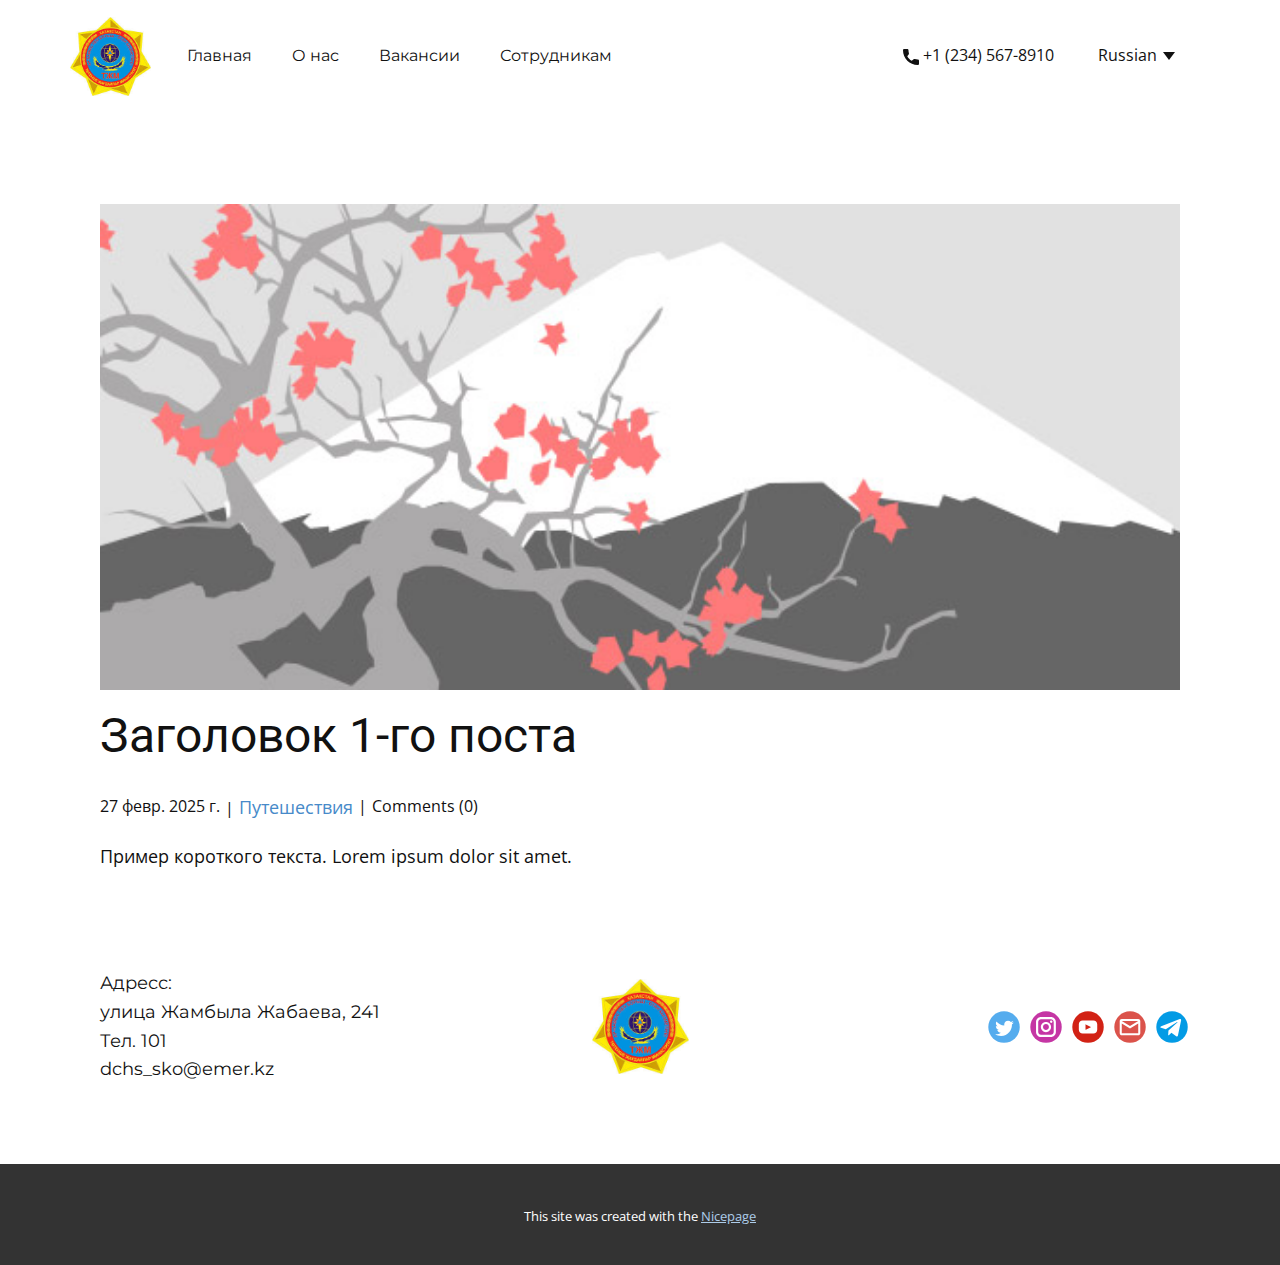
<file: blog/пост.html>
<!DOCTYPE html>
<html style="font-size: 16px;" lang="ru"><head>
    <meta name="viewport" content="width=device-width, initial-scale=1.0">
    <meta charset="utf-8">
    <meta name="keywords" content="Заголовок 1-го поста">
    <meta name="description" content="">
    <title>Заголовок 1-го поста</title>
    <link rel="stylesheet" href="../nicepage.css" media="screen">
<link rel="stylesheet" href="../Post-Template.css" media="screen">
    <script class="u-script" type="text/javascript" src="../jquery-1.9.1.min.js" defer=""></script>
    <script class="u-script" type="text/javascript" src="../nicepage.js" defer=""></script>
    <meta name="generator" content="Nicepage 7.5.1, nicepage.com">
    <meta name="referrer" content="origin">
    
    
    
    
    
    <link id="u-theme-google-font" rel="stylesheet" href="https://fonts.googleapis.com/css?family=Roboto:100,100i,300,300i,400,400i,500,500i,700,700i,900,900i|Open+Sans:300,300i,400,400i,500,500i,600,600i,700,700i,800,800i">
    <link id="u-page-google-font" rel="stylesheet" href="https://fonts.googleapis.com/css?family=Montserrat:100,100i,200,200i,300,300i,400,400i,500,500i,600,600i,700,700i,800,800i,900,900i">
    <script type="application/ld+json">{
		"@context": "http://schema.org",
		"@type": "Organization",
		"name": "WebSite6460430",
		"logo": "images/images.jpg",
		"sameAs": []
}</script>
    <meta name="theme-color" content="#478ac9">
  <meta data-intl-tel-input-cdn-path="intlTelInput/"></head>
  <body data-path-to-root="./" data-include-products="false" class="u-body u-xl-mode" data-lang="ru"><header class="u-clearfix u-header u-header" id="header"><div class="u-clearfix u-sheet u-sheet-1">
        <a href="#" class="u-image u-logo u-image-1" data-image-width="228" data-image-height="222">
          <img src="../images/images.jpg" class="u-logo-image u-logo-image-1">
        </a>
        <nav class="u-menu u-menu-one-level u-offcanvas u-menu-1">
          <div class="menu-collapse u-custom-font u-font-montserrat">
            <a class="u-button-style u-hamburger-link u-nav-link" href="#">
              <svg class="u-svg-link" viewBox="0 0 24 24"><use xlink:href="#svg-1377"></use></svg>
              <svg class="u-svg-content" version="1.1" id="svg-1377" viewBox="0 0 16 16" x="0px" y="0px" xmlns:xlink="http://www.w3.org/1999/xlink" xmlns="http://www.w3.org/2000/svg"><g><rect y="1" width="16" height="2"></rect><rect y="7" width="16" height="2"></rect><rect y="13" width="16" height="2"></rect>
</g></svg>
            </a>
          </div>
          <div class="u-custom-menu u-nav-container">
            <ul class="u-custom-font u-font-montserrat u-nav u-unstyled u-nav-1"><li class="u-nav-item"><a class="u-button-style u-nav-link" href="../">Главная</a>
</li><li class="u-nav-item"><a class="u-button-style u-nav-link" href="../About.html">О нас</a>
</li><li class="u-nav-item"><a class="u-button-style u-nav-link" href="../Work.html">Вакансии</a>
</li><li class="u-nav-item"><a class="u-button-style u-dialog-link u-nav-link" href="#popup-1ae2">Сотрудникам</a>
</li></ul>
          </div>
          <div id="a0d2" role="region" aria-label="Панель меню" class="u-custom-menu u-nav-container-collapse">
            <div class="u-black u-container-style u-inner-container-layout u-opacity u-opacity-95 u-sidenav">
              <div class="u-inner-container-layout u-sidenav-overflow">
                <div class="u-menu-close" aria-label="Закрыть меню"></div>
                <ul class="u-align-center u-nav u-popupmenu-items u-unstyled u-nav-2"><li class="u-nav-item"><a class="u-button-style u-nav-link" href="../">Главная</a>
</li><li class="u-nav-item"><a class="u-button-style u-nav-link" href="../About.html">О нас</a>
</li><li class="u-nav-item"><a class="u-button-style u-nav-link" href="../Work.html">Вакансии</a>
</li><li class="u-nav-item"><a class="u-button-style u-dialog-link u-nav-link" href="#popup-1ae2">Сотрудникам</a>
</li></ul>
              </div>
            </div>
            <div class="u-black u-menu-overlay u-opacity u-opacity-70"></div>
          </div>
        </nav>
        <a href="" class="u-active-none u-btn u-btn-rectangle u-button-style u-hover-none u-none u-btn-1">
          <span class="u-icon"><svg class="u-svg-content" viewBox="0 0 405.333 405.333" x="0px" y="0px" style="width: 1em; height: 1em;"><path d="M373.333,266.88c-25.003,0-49.493-3.904-72.704-11.563c-11.328-3.904-24.192-0.896-31.637,6.699l-46.016,34.752    c-52.8-28.181-86.592-61.952-114.389-114.368l33.813-44.928c8.512-8.512,11.563-20.971,7.915-32.64    C142.592,81.472,138.667,56.96,138.667,32c0-17.643-14.357-32-32-32H32C14.357,0,0,14.357,0,32    c0,205.845,167.488,373.333,373.333,373.333c17.643,0,32-14.357,32-32V298.88C405.333,281.237,390.976,266.88,373.333,266.88z"></path></svg></span>&nbsp;+1 (234) 567-8910
        </a>
        <div class="u-h-spacing-12 u-language u-language-content-text u-language-layout-dropdown u-v-spacing-6 u-language-1">
          <a class="u-language-active u-language-url" data-lang-text="Russian" href="#" data-language="ru">
            <svg class="u-caret u-caret-svg" version="1.1" id="Layer_1" xmlns="http://www.w3.org/2000/svg" xmlns:xlink="http://www.w3.org/1999/xlink" x="0px" y="0px" width="16px" height="16px" viewBox="0 0 16 16" style="fill:currentColor;" xml:space="preserve"><polygon class="st0" points="8,12 2,4 14,4 "></polygon></svg>
            <span class="u-icon u-language-icon u-language-ru u-icon-2"><svg xmlns="http://www.w3.org/2000/svg" xmlns:xlink="http://www.w3.org/1999/xlink" version="1.1" xml:space="preserve" class="u-svg-content" viewBox="0 0 112 112" x="0px" y="0px" style="width: 1em; height: 1em;"><rect y="16" fill="#F4F4F4" width="112" height="26.7"></rect><rect y="42.7" fill="#323E95" width="112" height="26.7"></rect><rect y="69.3" fill="#D8001E" width="112" height="26.7"></rect></svg></span>
          </a>
          <div class="u-border-1 u-border-grey-15 u-h-spacing-12 u-language-dropdown u-v-spacing-6 u-white">
            <a class="u-language-dropdown-url u-language-url" data-lang-text="Russian" href="../" data-language="ru">
              <span class="u-icon u-language-icon u-language-ru u-icon-2"><svg xmlns="http://www.w3.org/2000/svg" xmlns:xlink="http://www.w3.org/1999/xlink" version="1.1" xml:space="preserve" class="u-svg-content" viewBox="0 0 112 112" x="0px" y="0px" style="width: 1em; height: 1em;"><rect y="16" fill="#F4F4F4" width="112" height="26.7"></rect><rect y="42.7" fill="#323E95" width="112" height="26.7"></rect><rect y="69.3" fill="#D8001E" width="112" height="26.7"></rect></svg></span>
            </a>
            <a class="u-language-dropdown-url u-language-url" data-lang-text="қазақ тілі" href="../" data-language="kk">
              <span class="u-icon u-language-icon u-language-kk u-icon-4"><svg xmlns="http://www.w3.org/2000/svg" xmlns:xlink="http://www.w3.org/1999/xlink" version="1.1" xml:space="preserve" class="u-svg-content" viewBox="0 0 112 112" x="0px" y="0px" style="width: 1em; height: 1em;"><rect y="16" fill="#4EAEC4" width="112" height="80"></rect><path fill="#F5C832" d="M13.9,39.9c0-0.7-0.1-1.1-0.4-1.7c0,0-2.5-5.2-3.5-7.2c-0.1-0.2-0.2-0.5-0.2-1c0-0.7,0.6-1.2,1.3-1.2
	c0.6,0,1.3,0.6,1.3,1.2c0,0.8-0.4,1.2-0.8,1.2c-0.5,0-0.8-0.2-0.8-0.6c0-0.3,0.1-0.4,0.3-0.4c0.4,0,0.3,0.6,0.3,0.6
	c0.2,0,0.4-0.3,0.3-0.6c0.2,0,0.3-0.1,0.4-0.3c-0.1-0.1-0.2-0.2-0.4-0.2c0.1-0.4,0-0.5-0.4-0.6c0.1,0.1,0.1,0.3,0.1,0.4
	c-0.5-0.1-1.2,0.1-1.2,0.9c0,0.8,0.6,1.5,1.6,1.3c-0.2,0.1-0.4,0.4-0.4,0.7c0.2-0.1,0.4-0.1,0.4-0.1c-0.1,0.2-0.3,0.4-0.3,0.8
	c0.2-0.1,0.4-0.3,0.6-0.2c-0.4,0.8,0.1,1.9,1.3,2.1c-0.4-0.5-0.7-1.1-0.7-1.7c0-1.9,0.5-2.2,0.5-3.5c0-0.5-0.3-1.1-0.8-1.5
	c0.4-0.1,0.6-0.3,0.7-0.5c-0.2-0.4-0.4-0.5-0.8-0.5c0.5-0.3,1-0.8,1-1.6c0-1.3-0.5-1.8-0.5-3.2c0-0.8,0.6-1.8,0.6-1.8
	c-1.2,0.1-1.7,1.2-1.4,2c-0.2,0-0.4,0-0.5-0.1c-0.1,0.2,0,0.5,0.2,0.8c-0.2,0.1-0.2,0-0.5,0c0,0.2,0.2,0.5,0.5,0.8
	c-1-0.3-1.7,0.4-1.7,1.2c0,0.6,0.4,1,0.8,1c0.1,0,0.3-0.1,0.4-0.1c0.1,0.2,0,0.4-0.1,0.5c0.3-0.1,0.5-0.2,0.4-0.6
	c0.2,0,0.4-0.1,0.5-0.2c-0.1-0.2-0.3-0.3-0.5-0.3c0.2-0.3,0-0.5-0.3-0.7c0,0,0.2,0.7-0.2,0.7c-0.2,0-0.4-0.1-0.4-0.3
	c0-0.3,0.2-0.6,0.7-0.6c0.5,0,0.9,0.3,0.9,1.1c0,0.7-0.6,1.1-1.4,1.1c-0.7,0-1.2-0.4-1.2-1.1c0-1,1.4-3.2,1.4-4c0-0.6-0.6-1-1.1-1
	c-0.3,0-0.7,0.2-0.9,0.3C8.9,21.2,8.6,21,8.2,21c-0.6,0-1.1,0.4-1.1,1c0,0.8,1.4,3,1.4,4c0,0.7-0.5,1.1-1.2,1.1
	c-0.8,0-1.4-0.4-1.4-1.1c0-0.8,0.4-1.1,0.9-1.1c0.5,0,0.7,0.3,0.7,0.6c0,0.3-0.2,0.3-0.4,0.3c-0.4,0-0.3-0.7-0.3-0.7
	c-0.3,0.1-0.4,0.3-0.3,0.7c-0.2,0-0.4,0.1-0.5,0.3c0.1,0.1,0.3,0.2,0.5,0.2c-0.1,0.4,0.1,0.5,0.3,0.6c-0.1-0.1-0.1-0.4,0-0.5
	c0.1,0.1,0.3,0.1,0.4,0.1c0.4,0,0.8-0.4,0.8-1c0-0.8-0.6-1.5-1.7-1.2C6.8,24,6.9,23.7,7,23.5c-0.2,0-0.3,0.1-0.5,0
	c0.2-0.2,0.3-0.5,0.2-0.8c-0.2,0.1-0.3,0.2-0.5,0.1c0.3-0.8-0.3-1.9-1.4-2c0,0,0.7,1,0.7,1.8c0,1.5-0.5,2-0.5,3.2
	c0,0.8,0.5,1.4,0.9,1.6c-0.4,0-0.6,0.1-0.8,0.5c0.1,0.2,0.4,0.4,0.7,0.5c-0.5,0.4-0.8,1-0.8,1.5c0,1.3,0.5,1.6,0.5,3.5
	c0,0.6-0.2,1.1-0.7,1.7C6,34.9,6.5,33.8,6.1,33c0.2-0.1,0.4,0.1,0.6,0.2c0-0.4-0.2-0.6-0.3-0.8c0,0,0.2,0,0.4,0.1
	c0-0.3-0.2-0.5-0.4-0.7c1.1,0.2,1.6-0.5,1.6-1.3c0-0.8-0.7-1-1.2-0.9c0-0.1,0-0.2,0-0.4c-0.3,0.1-0.4,0.2-0.3,0.6
	c-0.2,0-0.3,0.1-0.4,0.2c0.1,0.1,0.3,0.2,0.4,0.3c-0.1,0.3,0.1,0.5,0.3,0.6c0,0-0.1-0.6,0.3-0.6c0.2,0,0.3,0.1,0.3,0.4
	c0,0.4-0.2,0.6-0.7,0.6C6.4,31.2,6,30.8,6,30c0-0.6,0.7-1.2,1.3-1.2c0.7,0,1.3,0.5,1.3,1.2c0,0.4,0,0.7-0.2,1c-1,2-3.5,7.2-3.5,7.2
	c-0.3,0.6-0.4,1.1-0.4,1.7c0,1.1,0.7,2,2,2.1c-1.3,0.1-2,1-2,2.1c0,0.7,0.1,1.1,0.4,1.7c0,0,2.5,5.2,3.5,7.2c0.1,0.3,0.2,0.6,0.2,1
	c0,0.7-0.6,1.2-1.3,1.2C6.6,55.2,6,54.7,6,54c0-0.8,0.4-1.1,0.8-1.1c0.5,0,0.7,0.2,0.7,0.6c0,0.3-0.1,0.4-0.3,0.4
	c-0.4,0-0.3-0.6-0.3-0.6c-0.2,0.1-0.4,0.3-0.3,0.6c-0.2,0-0.3,0.1-0.4,0.3c0.1,0.1,0.3,0.2,0.4,0.2c-0.1,0.3,0,0.5,0.3,0.6
	c-0.1-0.1-0.1-0.2,0-0.4c0.5,0.1,1.2-0.1,1.2-0.9c0-0.8-0.6-1.5-1.6-1.3c0.3-0.1,0.4-0.4,0.4-0.7c-0.2,0.1-0.4,0.1-0.4,0.1
	c0.1-0.2,0.3-0.4,0.3-0.8c-0.2,0.1-0.4,0.3-0.6,0.2c0.4-0.8-0.1-1.9-1.3-2.1c0.5,0.5,0.7,1.1,0.7,1.7c0,1.9-0.5,2.2-0.5,3.4
	c0,0.5,0.3,1.1,0.8,1.5C5.4,55.6,5.2,55.8,5,56c0.1,0.3,0.4,0.4,0.7,0.5c-0.5,0.4-0.8,1-0.8,1.5c0,1.3,0.5,1.6,0.5,3.5
	c0,0.6-0.2,1.1-0.7,1.7C6,62.9,6.5,61.8,6.1,61c0.2-0.1,0.4,0.1,0.6,0.2c0-0.4-0.2-0.6-0.3-0.8c0,0,0.2,0,0.4,0.1
	c0-0.3-0.2-0.5-0.4-0.7c1.1,0.2,1.6-0.5,1.6-1.3c0-0.8-0.7-1-1.2-0.9c0-0.1,0-0.2,0-0.4c-0.3,0.1-0.4,0.3-0.3,0.6
	c-0.2,0-0.3,0.1-0.4,0.2c0.1,0.1,0.3,0.2,0.4,0.3c-0.1,0.3,0.1,0.5,0.3,0.6c0,0-0.1-0.6,0.3-0.6c0.2,0,0.3,0.1,0.3,0.4
	c0,0.4-0.2,0.6-0.7,0.6C6.4,59.2,6,58.8,6,58c0-0.6,0.7-1.2,1.3-1.2c0.7,0,1.3,0.6,1.3,1.2c0,0.4,0,0.7-0.2,1c-1,2-3.5,7.2-3.5,7.2
	c-0.3,0.7-0.4,1.1-0.4,1.7c0,1.1,0.7,2,2,2.1c-1.3,0.1-2,1-2,2.1c0,0.7,0.1,1.1,0.4,1.8c0,0,2.5,5.2,3.5,7.2c0.1,0.2,0.2,0.5,0.2,1
	c0,0.7-0.6,1.2-1.3,1.2C6.6,83.2,6,82.7,6,82c0-0.8,0.4-1.1,0.8-1.1c0.5,0,0.7,0.2,0.7,0.6c0,0.3-0.1,0.4-0.3,0.4
	c-0.4,0-0.3-0.6-0.3-0.6c-0.2,0-0.4,0.3-0.3,0.6c-0.2,0-0.3,0.1-0.4,0.3c0.1,0.1,0.3,0.2,0.4,0.2c-0.1,0.4,0,0.5,0.3,0.6
	c-0.1-0.1-0.1-0.2,0-0.4c0.5,0.1,1.2-0.1,1.2-0.9c0-0.8-0.6-1.5-1.6-1.3c0.3-0.1,0.4-0.4,0.4-0.6c-0.2,0.1-0.4,0.1-0.4,0.1
	c0.1-0.2,0.3-0.4,0.3-0.8c-0.2,0.1-0.4,0.3-0.6,0.2c0.4-0.8-0.1-1.9-1.3-2.1c0.5,0.5,0.7,1.1,0.7,1.7c0,1.9-0.5,2.2-0.5,3.4
	c0,0.5,0.3,1.1,0.8,1.5C5.4,83.6,5.2,83.8,5,84c0.3,0.3,0.4,0.4,0.8,0.5c-0.5,0.2-0.9,0.8-0.9,1.6c0,1.3,0.5,1.8,0.5,3.2
	c0,0.8-0.7,1.8-0.7,1.8c1.1-0.1,1.7-1.2,1.4-2c0.2,0,0.3,0,0.5,0.2c0.1-0.2-0.1-0.5-0.2-0.8c0.1-0.1,0.2,0,0.5,0
	c0-0.2-0.2-0.5-0.5-0.8c1,0.3,1.7-0.5,1.7-1.2c0-0.6-0.4-1-0.8-1c-0.1,0-0.3,0-0.4,0.1c-0.1-0.2,0-0.4,0-0.5
	c-0.3,0.1-0.5,0.2-0.3,0.6c-0.2,0-0.4,0.1-0.5,0.2c0.1,0.2,0.3,0.3,0.5,0.2c-0.2,0.3,0,0.5,0.3,0.7c0,0-0.2-0.7,0.3-0.7
	c0.2,0,0.4,0.1,0.4,0.4c0,0.2-0.2,0.6-0.7,0.6c-0.5,0-0.9-0.4-0.9-1.1c0-0.7,0.6-1.1,1.4-1.1c0.7,0,1.2,0.4,1.2,1.1
	c0,0.9-1.4,3.1-1.4,4c0,0.6,0.6,1,1.1,1c0.4,0,0.7-0.2,0.9-0.3c0.2,0.2,0.6,0.3,0.9,0.3c0.6,0,1.1-0.4,1.1-1c0-0.9-1.4-3-1.4-4
	c0-0.7,0.5-1.1,1.2-1.1c0.8,0,1.4,0.4,1.4,1.1c0,0.8-0.4,1.1-0.9,1.1c-0.5,0-0.7-0.3-0.7-0.6c0-0.3,0.2-0.4,0.4-0.4
	c0.4,0,0.2,0.7,0.2,0.7c0.3-0.1,0.4-0.3,0.3-0.7c0.2,0,0.4-0.1,0.5-0.2c-0.1-0.1-0.3-0.2-0.5-0.2c0.1-0.4-0.1-0.5-0.4-0.6
	c0.1,0.2,0.1,0.4,0.1,0.5c-0.1-0.1-0.3-0.1-0.4-0.1c-0.4,0-0.8,0.4-0.8,1c0,0.8,0.6,1.5,1.7,1.2c-0.3,0.3-0.5,0.5-0.5,0.8
	c0.2,0,0.3-0.1,0.5,0c-0.2,0.3-0.3,0.5-0.2,0.8c0.1-0.1,0.3-0.2,0.5-0.2c-0.3,0.8,0.2,1.9,1.4,2c0,0-0.6-1-0.6-1.8
	c0-1.4,0.5-1.9,0.5-3.2c0-0.8-0.5-1.4-1-1.6c0.4,0,0.6-0.1,0.8-0.5c-0.1-0.3-0.4-0.4-0.7-0.5c0.5-0.4,0.8-1,0.8-1.5
	c0-1.3-0.5-1.6-0.5-3.4c0-0.6,0.2-1.2,0.7-1.7c-1.2,0.3-1.7,1.3-1.3,2.1c-0.3,0.1-0.4-0.1-0.6-0.2c0,0.4,0.2,0.6,0.3,0.8
	c0,0-0.2,0-0.4-0.1c0,0.3,0.2,0.5,0.4,0.6c-1.1-0.2-1.6,0.5-1.6,1.3c0,0.8,0.7,1,1.2,0.9c0,0.1,0,0.2-0.1,0.4
	c0.3-0.1,0.5-0.2,0.4-0.6c0.2,0,0.3-0.1,0.4-0.2c-0.1-0.1-0.3-0.2-0.4-0.3c0.1-0.3-0.1-0.5-0.3-0.6c0,0,0.1,0.6-0.3,0.6
	c-0.2,0-0.3-0.1-0.3-0.4c0-0.4,0.2-0.6,0.8-0.6c0.4,0,0.8,0.4,0.8,1.1c0,0.7-0.7,1.2-1.3,1.2c-0.7,0-1.3-0.5-1.3-1.2
	c0-0.4,0-0.7,0.2-1c1-2,3.5-7.2,3.5-7.2c0.3-0.7,0.4-1.1,0.4-1.8c0-1.1-0.7-1.9-2-2.1c1.3-0.1,2-1,2-2.1c0-0.7-0.1-1.1-0.4-1.7
	c0,0-2.5-5.2-3.5-7.2c-0.1-0.3-0.2-0.5-0.2-1c0-0.6,0.6-1.2,1.3-1.2c0.6,0,1.3,0.6,1.3,1.2c0,0.8-0.4,1.2-0.8,1.2
	c-0.5,0-0.8-0.2-0.8-0.6c0-0.3,0.1-0.4,0.3-0.4c0.4,0,0.3,0.6,0.3,0.6c0.2-0.1,0.4-0.3,0.3-0.6c0.2,0,0.3-0.1,0.4-0.3
	c-0.1-0.1-0.2-0.2-0.4-0.2c0.1-0.3,0-0.5-0.4-0.6c0.1,0.1,0.1,0.3,0.1,0.4c-0.5-0.1-1.2,0.1-1.2,0.9c0,0.8,0.6,1.5,1.6,1.3
	c-0.2,0.1-0.4,0.4-0.4,0.7c0.2-0.1,0.4-0.1,0.4-0.1c-0.1,0.2-0.3,0.4-0.3,0.8c0.2-0.1,0.4-0.3,0.6-0.2c-0.4,0.8,0.1,1.9,1.3,2.1
	c-0.4-0.5-0.7-1.1-0.7-1.7c0-1.9,0.5-2.2,0.5-3.5c0-0.5-0.3-1.1-0.8-1.5c0.4-0.1,0.6-0.3,0.7-0.5c-0.1-0.2-0.4-0.4-0.7-0.5
	c0.5-0.4,0.8-1,0.8-1.5c0-1.3-0.5-1.6-0.5-3.4c0-0.6,0.2-1.1,0.7-1.7c-1.2,0.3-1.7,1.3-1.3,2.1c-0.3,0.1-0.4-0.1-0.6-0.2
	c0,0.4,0.2,0.6,0.3,0.8c0,0-0.2,0-0.4-0.1c0,0.3,0.2,0.5,0.4,0.7c-1.1-0.2-1.6,0.5-1.6,1.3c0,0.8,0.7,1.1,1.2,0.9
	c0,0.1,0,0.3-0.1,0.4c0.3-0.1,0.5-0.2,0.4-0.6c0.2,0,0.3-0.1,0.4-0.2c-0.1-0.1-0.3-0.2-0.4-0.3c0.1-0.3-0.1-0.5-0.3-0.6
	c0,0,0.1,0.6-0.3,0.6c-0.2,0-0.3-0.1-0.3-0.4c0-0.4,0.2-0.6,0.8-0.6c0.4,0,0.8,0.3,0.8,1.1c0,0.7-0.7,1.2-1.3,1.2
	c-0.7,0-1.3-0.5-1.3-1.2c0-0.4,0-0.7,0.2-1c1-2,3.5-7.2,3.5-7.2c0.3-0.6,0.4-1.1,0.4-1.7c0-1.1-0.7-2-2-2.1
	C13.2,41.9,13.9,41,13.9,39.9z M8.1,22c0.3-0.3,1,0.3,1,0.3s0.8-0.6,1-0.3c0.3,0.4-0.6,1.9-1,3.1C8.7,23.9,7.8,22.4,8.1,22z M7.7,28
	c0,0-0.1,0-0.2,0c0.7-0.2,1.3-0.4,1.6-1c0.3,0.5,0.9,0.8,1.6,1c-0.1,0-0.1,0-0.2,0c-0.8,0.1-1.3,0.7-1.4,0.9C9,28.7,8.5,28.1,7.7,28
	z M9.2,40.4c0.4,0.9,1.3,1.5,2.1,1.6c-0.9,0.1-1.8,0.6-2.1,1.6C8.8,42.6,7.9,42.1,7,42C7.9,41.9,8.8,41.4,9.2,40.4z M9.2,68.5
	c0.4,0.9,1.3,1.5,2.1,1.6c-0.9,0.1-1.8,0.6-2.1,1.6C8.8,70.6,7.9,70.1,7,70C7.9,69.9,8.8,69.4,9.2,68.5z M10.2,90
	c-0.3,0.3-1-0.3-1-0.3s-0.8,0.6-1,0.3c-0.3-0.4,0.6-1.9,1-3C9.6,88.1,10.5,89.6,10.2,90z M10.6,84c0,0,0.1,0,0.2,0
	c-0.7,0.2-1.3,0.4-1.6,1c-0.3-0.5-0.9-0.8-1.6-1c0,0,0.1,0,0.2,0c0.8-0.1,1.3-0.7,1.4-0.9C9.3,83.3,9.8,83.9,10.6,84z M13,72.2
	c0,0.4-0.1,0.7-0.3,1.1c-0.7,1.5-3,6.5-3.5,7.5c-0.5-1-2.8-6-3.6-7.5c-0.1-0.3-0.2-0.7-0.2-1.1c0-1,0.9-1.3,1.4-1.3
	c0.6,0,1.2,0.4,1.2,1c0,0.3-0.2,0.6-0.5,0.6c-0.7,0-0.6-0.6-0.5-0.9c-0.4,0.2-0.7,0.5-0.6,0.9c-0.2,0-0.5,0.2-0.7,0.4
	c0.2,0.2,0.4,0.4,0.7,0.4C6.2,73.7,6.6,74,7,74.1c-0.1-0.4-0.2-0.8,0.5-0.8c0.5,0,0.9-0.1,1.1-0.4c0,0.4,0.1,2.1,0.1,2.1
	c0,0.6-0.9,0.6-1.4,0.4c0.2,0.7,0.6,1.1,1.7,1c-0.2,0.1-0.5,0.3-0.5,0.8c0,0.6,0.5,1.3,0.8,1.5c0.3-0.2,0.8-0.9,0.8-1.5
	c0-0.4-0.3-0.7-0.5-0.8c1,0.1,1.4-0.3,1.6-1c-0.6,0.2-1.4,0.2-1.4-0.4c0,0,0-1.7,0.1-2.1c0.2,0.3,0.6,0.4,1.1,0.4
	c0.7,0,0.6,0.5,0.5,0.8c0.4-0.1,0.7-0.3,0.6-0.9c0.3,0,0.5-0.2,0.7-0.4c-0.2-0.2-0.4-0.4-0.7-0.4c0.1-0.4-0.2-0.7-0.6-0.9
	c0.1,0.4,0.2,0.9-0.5,0.9c-0.3,0-0.5-0.2-0.5-0.6c0-0.6,0.6-1,1.2-1C12.1,70.9,13,71.2,13,72.2z M12.7,66.8c0.2,0.3,0.3,0.7,0.3,1.1
	c0,1-0.9,1.3-1.4,1.3c-0.6,0-1.2-0.4-1.2-1c0-0.4,0.2-0.6,0.5-0.6c0.7,0,0.6,0.6,0.5,0.9c0.4-0.2,0.7-0.5,0.6-0.9
	c0.2,0,0.5-0.1,0.7-0.4c-0.2-0.2-0.4-0.4-0.7-0.4c0.1-0.6-0.2-0.8-0.6-0.9c0.1,0.4,0.2,0.9-0.5,0.9c-0.5,0-0.9,0.1-1.1,0.4
	c0-0.4-0.1-2.1-0.1-2.1c0-0.6,0.9-0.6,1.4-0.4c-0.2-0.7-0.6-1.1-1.6-1c0.2-0.1,0.5-0.3,0.5-0.8c0-0.6-0.5-1.3-0.8-1.5
	c-0.3,0.2-0.8,0.9-0.8,1.5c0,0.4,0.3,0.7,0.5,0.8c-1-0.1-1.5,0.3-1.7,1c0.6-0.2,1.5-0.2,1.4,0.4c0,0,0,1.7-0.1,2.1
	c-0.2-0.3-0.6-0.4-1.1-0.4c-0.7,0-0.6-0.4-0.5-0.9c-0.4,0.1-0.7,0.4-0.6,0.9c-0.3,0-0.5,0.1-0.7,0.4c0.2,0.2,0.4,0.3,0.7,0.4
	c-0.1,0.4,0.2,0.7,0.6,0.9c-0.1-0.4-0.2-0.9,0.5-0.9c0.3,0,0.5,0.2,0.5,0.6c0,0.6-0.6,1-1.2,1c-0.5,0-1.4-0.3-1.4-1.3
	c0-0.4,0.1-0.7,0.2-1.1c0.7-1.5,3-6.5,3.6-7.5C9.7,60.3,12,65.2,12.7,66.8z M10.6,56c0,0,0.1,0,0.1,0C10.7,56,10.6,56,10.6,56
	c-0.8,0.2-1.3,0.7-1.4,1C9,56.7,8.5,56.1,7.7,56c0,0-0.1,0-0.1,0c0,0,0.1,0,0.1,0C8.5,55.9,9,55.3,9.2,55C9.3,55.3,9.8,55.9,10.6,56
	z M13,44.2c0,0.4-0.1,0.7-0.3,1.1c-0.7,1.5-3,6.5-3.5,7.5c-0.5-1-2.8-6-3.6-7.5c-0.1-0.3-0.2-0.7-0.2-1.1c0-0.9,0.9-1.3,1.4-1.3
	c0.6,0,1.2,0.4,1.2,1c0,0.4-0.2,0.6-0.5,0.6c-0.7,0-0.6-0.6-0.5-0.9c-0.4,0.2-0.7,0.5-0.6,0.9c-0.2,0-0.5,0.2-0.7,0.4
	c0.2,0.2,0.4,0.3,0.7,0.4C6.2,45.7,6.6,46,7,46.1c-0.1-0.4-0.2-0.8,0.5-0.8c0.5,0,0.9-0.1,1.1-0.4c0,0.4,0.1,2.1,0.1,2.1
	c0,0.7-0.9,0.6-1.4,0.4c0.2,0.8,0.6,1.1,1.7,1c-0.2,0.1-0.5,0.3-0.5,0.8c0,0.6,0.5,1.3,0.8,1.5c0.3-0.2,0.8-0.9,0.8-1.5
	c0-0.4-0.3-0.7-0.5-0.8c1,0.1,1.4-0.3,1.6-1c-0.6,0.2-1.4,0.2-1.4-0.4c0,0,0-1.7,0.1-2.1c0.2,0.3,0.6,0.4,1.1,0.4
	c0.7,0,0.6,0.4,0.5,0.8c0.4-0.1,0.7-0.4,0.6-0.9c0.3,0,0.5-0.2,0.7-0.4c-0.2-0.2-0.4-0.4-0.7-0.4c0.1-0.3-0.2-0.7-0.6-0.9
	c0.1,0.4,0.2,0.9-0.5,0.9c-0.3,0-0.5-0.2-0.5-0.6c0-0.6,0.6-1,1.2-1C12.1,42.9,13,43.2,13,44.2z M11.6,41.1c-0.6,0-1.2-0.5-1.2-1
	c0-0.4,0.2-0.6,0.5-0.6c0.7,0,0.6,0.6,0.5,0.9c0.4-0.2,0.7-0.5,0.6-0.9c0.2,0,0.5-0.1,0.7-0.4c-0.2-0.2-0.4-0.4-0.7-0.4
	c0.1-0.5-0.2-0.8-0.6-0.9c0.1,0.4,0.2,0.8-0.5,0.8c-0.5,0-0.9,0.1-1.1,0.4c0-0.4-0.1-2.1-0.1-2.1c0-0.6,0.9-0.6,1.4-0.4
	c-0.2-0.7-0.6-1.1-1.6-1c0.2-0.1,0.5-0.3,0.5-0.8c0-0.6-0.5-1.3-0.8-1.5c-0.3,0.2-0.8,0.9-0.8,1.5c0,0.4,0.3,0.7,0.5,0.8
	c-1-0.1-1.5,0.3-1.7,1c0.6-0.2,1.5-0.2,1.4,0.4c0,0,0,1.7-0.1,2.1c-0.2-0.3-0.6-0.4-1.1-0.4c-0.7,0-0.6-0.5-0.5-0.8
	c-0.4,0.1-0.7,0.4-0.6,0.9c-0.3,0-0.5,0.2-0.7,0.4c0.2,0.2,0.4,0.4,0.7,0.4c-0.1,0.3,0.2,0.7,0.6,0.9c-0.1-0.4-0.2-0.9,0.5-0.9
	c0.3,0,0.5,0.2,0.5,0.6c0,0.5-0.6,1-1.2,1c-0.5,0-1.4-0.4-1.4-1.3c0-0.4,0.1-0.7,0.2-1.1c0.7-1.5,3-6.5,3.6-7.5c0.5,1,2.8,6,3.5,7.5
	c0.2,0.3,0.3,0.7,0.3,1.1C13,40.8,12.1,41.1,11.6,41.1z M53,72.2c-0.1,0.3-0.8,0.6-1.9,0.6c-0.6,0-1.2-0.1-1.8-0.2
	c-2.5-0.5-4.3-1.4-5.7-2.1C43.1,70.3,43,70.1,43,70c0-0.1,0.2-0.2,0.4-0.2c0.1,0,0.2,0,0.2-0.1c-0.2-0.1-0.6-0.1-1-0.2
	c-0.6-0.1-1.2-0.2-1.2-0.4l0,0l0.1-0.2c0.1-0.2,0.4-0.2,0.6-0.2c0.1,0,0.3-0.1,0.3-0.1c0,0-0.3-0.1-0.6-0.2
	c-0.6-0.1-1.2-0.3-1.3-0.7c0.1-0.2,0.4-0.3,0.8-0.3c0.2,0,0.6,0,0.6-0.1c-0.1-0.2-0.5-0.2-0.9-0.3c-0.7-0.1-1.5-0.3-1.6-0.8
	c0.2-0.4,0.6-0.3,1.1-0.2c0.2,0,0.4,0,0.5,0c0-0.2-0.1-0.3-0.4-0.4c-0.2-0.1-0.5-0.2-0.9-0.4c-0.9-0.5-2.6-1.8-2.5-2.5
	c0-0.1,0.1-0.2,0.3-0.2c0.4,0,1.1,0.4,1.7,0.7c0.3,0.1,0.6,0.3,0.7,0.3c0,0,0,0,0,0c-0.2-0.1-0.3-0.2-0.6-0.4
	c-2-1.8-4.1-3.7-3.6-4.4c0.4-0.1,1,0.5,2,1.3c0.7,0.6,1.6,1.5,1.9,1.5c0-0.1-0.3-0.5-0.6-1c-1.3-1.8-3.9-5.6-3.1-7
	c0.3-0.1,0.7,0.5,1.6,2.1c0.7,1.3,1.9,3.2,2.2,3.2c0-0.1-0.3-1-0.6-1.8c-1-2.5-1.7-4.7-1.4-5.2c0,0,0.1,0,0.1,0c0.1,0,0.1,0,0.2,0.2
	c0,0,0,0,0,0.1c0,0,0,0,0,0c0.4,0.5,0.9,1.6,1.7,3.4c0.2,0.5,0.4,1,0.5,1.2c-0.1-0.2-0.1-0.6-0.1-0.9c-0.1-0.9-0.1-1.9-0.1-2.5
	c0-0.2,0.2-0.3,0.4-0.3c0.1,0,0.2,0,0.2,0c0.7,8.5,7.9,17.2,18.9,17.2c0.1,0,0.2,0.2,0.2,0.3v0l-0.1,0.2l-0.1-0.1l-0.1,0
	C58.9,71.4,58.1,72,58,72c-0.1-0.1-0.5-0.8-1.8-1.1c-1.5-0.3-2.5-0.4-3.1-0.4h-0.5c-0.2,0-0.3,0-0.4-0.1l-0.8-0.7
	c-0.9-0.8-1.5-1.3-2.6-2c-0.6-0.4-1-0.4-1.2-0.4h-0.3c-0.2,0-0.3,0-0.6-0.2c-0.7-0.6-1.2-1.4-1.7-2.2c-0.4-0.7-0.8-1.3-1.4-2
	c-1.3-1.5-2.3-2.1-2.4-2.1l0,0l0,0.2c-0.1,0-0.4,0-0.6,0c-0.1,0-0.2,0-0.2,0c0.1,0.9,0.4,1.1,0.6,1.3c0.1,0.1,0.3,0.2,0.2,0.4
	c0,0.2-0.3,0.2-0.4,0.2h-0.3c-0.2,0-0.2,0-0.2,0c0.2,0.6,0.8,0.9,1.2,1.2c0.3,0.2,0.5,0.3,0.6,0.4l0,0l0,0.2c0,0.1-0.1,0.1-0.2,0.1
	l-0.4,0c0,0.4,0.7,0.7,1.3,0.9c0.3,0.1,0.5,0.2,0.7,0.3c0.1,0,0.2,0.1,0.2,0.2c0,0.1-0.2,0.1-0.3,0.2c-0.1,0-0.2,0.1-0.3,0.1
	c0,0.1,0.3,0.2,0.4,0.3c0.3,0.1,0.4,0.3,0.4,0.4c0,0.2-0.2,0.2-0.4,0.3c-0.1,0-0.3,0.1-0.3,0.1c0.1,0.2,0.6,0.4,0.9,0.5
	c0.5,0.2,0.7,0.3,0.7,0.4c0,0.1-0.1,0.2-0.3,0.3c-0.1,0-0.2,0.1-0.2,0.1c0.2,0.3,0.6,0.3,0.9,0.3c0.3,0,0.6,0,0.7,0.2l0,0.2
	c0,0.2-0.3,0.3-0.5,0.4c-0.1,0.1-0.2,0.2-0.3,0.2c0.8,0.5,3.1,1.6,4.8,1.9c0.6,0.1,1.1,0.2,1.7,0.2c0.2,0,0.4,0,0.6,0l0.3,0
	C52.9,72.2,53,72.2,53,72.2z M73.6,74.1c0,0.4-0.1,0.8-0.3,1c-0.5,0.5-1.3,0.6-1.9,0.6c-0.3,0-0.6,0-0.6,0c0.1,0.1,0.2,0.8-0.3,1
	c-0.6,0.3-1.7,0-1.8-0.1c0,0.1-0.2,0.6-0.6,0.7c-0.4,0.1-0.8-0.2-0.9-0.2c0,0.1-0.4,0.5-0.9,0.7c-0.4,0.1-1-0.1-1.1-0.1
	c0,0-0.5,0.5-0.9,0.6c0,0,0,0,0,0c-0.5,0-0.8-0.3-0.8-0.4c0,0.1-0.6,0.6-1.1,0.6h0c-0.4,0-0.6-0.4-0.6-0.6c0,0.1-0.4,0.3-0.8,0.4
	c-0.6,0-1.1-0.2-1.1-0.2c0,0-0.6,0.2-1,0.2c-0.4,0-0.6-0.2-0.6-0.4c0,0,0,0,0,0c-0.1,0.1-0.5,0.4-0.9,0.4c-0.4,0-0.6-0.1-0.7-0.3
	c-0.1-0.1-0.1-0.2-0.1-0.4c0.1-0.2,0.2-0.4,0.5-0.5c0.1-0.1,0.2-0.2,0.4-0.3c0.5-0.4,1-0.8,1-0.8c0.6,0,1.2,0.1,1.7,0.1
	c1.7,0,3.2-0.3,4.5-1l1.1,0c0-0.2,0-0.4,0.2-0.4c0.3-0.1,0.5-0.5,0.5-0.8c0,0,0-0.1,0-0.2c0.1-0.1,0.1-0.1,0.3-0.1
	c1.3,0.2,3.2,0.3,4.7,0.4C73.5,73.9,73.6,73.9,73.6,74.1z M79.6,63.9c0.2,0.1,0.7-0.1,1.1-0.4c0.8-0.5,1.5-0.8,1.6-0.4
	c0.1,0.5-0.7,1.3-2.3,2.4c-0.3,0.2-0.6,0.3-0.8,0.4c-0.2,0.1-0.3,0.2-0.4,0.2c0.2,0,0.3,0,0.4,0c0.3,0,0.6,0,0.8,0.1l0.1,0.2
	c0,0.5-0.7,0.7-1.3,0.9c-0.3,0.1-0.7,0.2-0.8,0.4c0,0.1,0.2,0.1,0.4,0.1c0.2,0,0.5,0,0.5,0.2c-0.1,0.5-0.9,0.7-1.5,0.8
	c-0.3,0.1-0.7,0.1-0.7,0.2c0,0,0.2,0.1,0.3,0.1c0.3,0,0.7,0.1,0.6,0.5c0,0.3-0.6,0.3-1.3,0.4c-0.4,0-0.9,0.1-1.1,0.2
	c0,0,0.2,0.1,0.3,0.1c0.3,0.1,0.6,0.2,0.6,0.4c0,0.1-0.1,0.3-0.9,0.5c-1.8,0.6-2.5,0.7-3.6,0.9c-2.1,0.3-3.1,0.4-3.5,0.4
	c-0.5,0-0.6-0.1-0.6-0.1c0.1-0.2,0.4-0.3,1.6-0.5c0.3,0,0.6-0.1,0.7-0.1c0.2,0,0.4-0.1,0.6-0.1c0.5-0.1,0.9-0.2,1.1-0.3
	c0.5-0.3,1-0.6,1.7-0.8c0.1-0.1,0-0.2,0-0.3c-0.1-0.1-0.2-0.3-0.2-0.4c0.1-0.2,0.1-0.2,0.3-0.2l0.2,0.1v-0.1c0.1,0,0.2,0,0.3-0.2
	c0.1-0.1,0.1-0.3,0-0.4c0-0.1,0-0.2,0-0.2c0-0.2,0.2-0.2,0.6-0.3c0.3,0,0.7-0.1,0.8-0.3c-0.1-0.1-0.2-0.2-0.2-0.3
	c0-0.1,0.2-0.2,0.7-0.5c0.2-0.1,0.6-0.3,0.7-0.4c0,0-0.1-0.1-0.2-0.1c-0.1,0-0.2-0.1-0.2-0.2v0l0.1-0.1c0.1-0.1,0.3-0.2,0.6-0.3
	c0.5-0.3,1.2-0.6,1.4-0.9c-0.1-0.1-0.2-0.1-0.3,0c-0.1,0-0.2,0-0.2,0l-0.2-0.1c0-0.1,0-0.1,0.1-0.2c0.1-0.1,0.2-0.2,0.3-0.3
	c0.3-0.3,0.7-0.6,0.9-1.1c-0.1,0-0.2,0-0.3,0c-0.4,0.1-0.6,0-0.6-0.1c0-0.3,0.1-0.6,0.3-0.9c0.2-0.3,0.3-0.7,0.3-1
	c-0.2-0.1-0.4,0.1-0.6,0.2l-0.3-0.4c0,0-0.8,0.2-2,1.7c-0.6,0.7-1,1.4-1.4,2c-0.5,0.8-0.9,1.6-1.7,2.2c-0.3,0.1-0.6,0.2-0.9,0.3
	c-1.3,0.5-2.8,1-4.6,3c-0.1,0.1-0.3,0.1-0.7,0.1c-0.6,0-1.6,0.1-3.3,0.4c-1.5,0.3-2.3,0.6-2.3,0.6c0,0-3.2,1.4-4.3,2.3
	c0.3,0,0.6-0.1,0.8-0.2l0.8,0c0,0,0,0.1-0.1,0.1h0.1c0,0-0.1,0.1-0.2,0.2c-0.3,0.4-0.6,0.8-0.6,0.9l0.1,0.2v-0.1
	c1.4,0.1,3.4,0,4.9,0.1l0.3,0c0.3,0,0.7-0.1,0.8,0.2c-0.3,0.4-1,0.5-1.4,0.5c-2.1,0.1-7,0.1-7.1,0.1c0,0-0.3,0.2-0.5,0.3
	c-0.2,0-0.2-0.1-0.3-0.2c-0.2,0-0.3,0.1-0.3,0.3c-0.1,0.2-0.1,0.3-0.2,0.3h-0.1c-0.2,0-0.2-0.3-0.3-0.4c-0.1-0.2-0.1-0.5,0-0.7
	c0.3-0.6,1-1.3,1.9-1.8c0.5-0.3,1-0.4,1.5-0.6c0.4-0.1,0.8-0.3,1.1-0.4c0.6-0.4,1.1-0.7,1.6-1c0.9-0.6,1.6-1.1,2.9-1.3
	c7.5-1.1,16-8.2,16.5-17.1c0.1-0.2,0.6-0.1,0.6,0.2c0.1,0.5,0,1.6,0,2.5c0,0.5-0.1,1.1,0,1.2c0,0,0,0,0,0c0-0.2,0.6-1.4,1.1-2.5
	l0.2-0.4c0.7-1.5,1-2.3,1.4-2.3h0l0.1,0.1c0.4,0.5-0.7,3-1.9,6c-0.4,1-0.8,1.9-0.8,2c0.4,0,1.7-2.2,2.7-3.8c1.2-1.9,1.6-2.6,1.8-2.6
	c0,0,0,0.1,0,0.1c0,0,0,0,0,0c0,0,0,0,0,0c0,0.1,0.1,0.2,0.1,0.3c0,0.1,0,0.1,0,0.2c0,0.1,0,0.2,0,0.4c0,0,0,0,0,0
	c-0.2,1.8-2.4,4.6-3.5,6.1c-0.3,0.4-0.6,0.8-0.7,0.9c0.2,0,0.9-0.6,1.5-1.1c0.8-0.8,1.7-1.5,2.1-1.5h0l0.2,0.1c0.5,0.6-1.2,2.3-3,4
	C80.1,63.4,79.6,63.9,79.6,63.9z M61.4,37.2c0.1-0.6,1.5-3.3,1.5-3.3s0.3,3,0.1,3.7c-0.1,0.4-0.4,0.8-1,0.7
	C61.5,38.1,61.3,37.7,61.4,37.2z M63.8,37.8c0.2-0.6,2.1-3,2.1-3s-0.3,3-0.6,3.6c-0.2,0.4-0.5,0.7-1.1,0.5
	C63.7,38.7,63.7,38.2,63.8,37.8z M66.1,38.8c0.4-0.5,2.7-2.5,2.7-2.5s-0.9,2.9-1.3,3.4c-0.3,0.4-0.7,0.6-1.2,0.3
	C65.8,39.7,65.8,39.2,66.1,38.8z M68.1,40.3c0.4-0.4,3.1-1.9,3.1-1.9s-1.5,2.7-1.9,3.1c-0.3,0.3-0.8,0.5-1.2,0
	C67.6,41,67.8,40.6,68.1,40.3z M69.8,42.1c0.5-0.3,3.4-1.3,3.4-1.3s-2,2.3-2.5,2.7c-0.4,0.3-0.8,0.3-1.2-0.2
	C69.2,42.7,69.4,42.3,69.8,42.1z M71.1,44.2c0.6-0.2,3.6-0.6,3.6-0.6s-2.4,1.9-3,2.1c-0.4,0.2-0.9,0.1-1.1-0.5
	C70.4,44.7,70.7,44.3,71.1,44.2z M75.6,46.6c0,0-2.7,1.4-3.3,1.5c-0.5,0.1-0.9-0.1-1-0.7c-0.1-0.6,0.2-0.9,0.7-1
	C72.6,46.4,75.6,46.6,75.6,46.6z M75.9,49.8c0,0-2.9,0.8-3.5,0.8c-0.5,0-0.8-0.2-0.9-0.8c0-0.6,0.4-0.8,0.9-0.8
	C73,48.9,75.9,49.8,75.9,49.8z M75.6,52.9c0,0-3,0.3-3.6,0.1c-0.5-0.1-0.8-0.4-0.7-1c0.1-0.6,0.5-0.8,1-0.7
	C72.9,51.5,75.6,52.9,75.6,52.9z M74.7,56c0,0-3-0.3-3.6-0.6c-0.4-0.2-0.7-0.5-0.5-1.1c0.2-0.6,0.7-0.6,1.1-0.5
	C72.3,54.1,74.7,56,74.7,56z M73.2,58.8c0,0-2.9-0.9-3.4-1.3c-0.4-0.3-0.6-0.7-0.2-1.2c0.3-0.5,0.8-0.5,1.2-0.2
	C71.2,56.4,73.2,58.8,73.2,58.8z M71.2,61.2c0,0-2.7-1.5-3.1-1.9c-0.3-0.3-0.4-0.8,0-1.2c0.4-0.4,0.9-0.3,1.2,0
	C69.7,58.5,71.2,61.2,71.2,61.2z M66.1,60.7c-0.2-0.4-0.3-0.8,0.2-1.2c0.5-0.3,0.9-0.1,1.2,0.3c0.3,0.5,1.3,3.4,1.3,3.4
	S66.4,61.3,66.1,60.7z M63.8,61.7c-0.2-0.4-0.1-0.8,0.5-1.1c0.6-0.2,0.9,0,1.1,0.5c0.2,0.6,0.6,3.6,0.6,3.6S64,62.3,63.8,61.7z
	 M50.8,63.2c0,0,0.9-2.9,1.3-3.4c0.3-0.4,0.7-0.6,1.2-0.3c0.5,0.4,0.5,0.8,0.2,1.2C53.1,61.3,50.8,63.2,50.8,63.2z M51.4,59.3
	c-0.4,0.4-3.1,1.9-3.1,1.9s1.5-2.7,1.9-3.1c0.3-0.3,0.8-0.4,1.2,0C51.9,58.5,51.8,59,51.4,59.3z M49.8,57.5
	c-0.5,0.3-3.4,1.3-3.4,1.3s2-2.3,2.5-2.7c0.4-0.2,0.8-0.3,1.2,0.2C50.3,56.8,50.1,57.2,49.8,57.5z M48.4,55.4
	c-0.6,0.3-3.6,0.6-3.6,0.6s2.4-1.9,3-2.1c0.4-0.2,0.9-0.1,1.1,0.5C49.1,54.9,48.9,55.2,48.4,55.4z M47.6,53.1
	c-0.6,0.1-3.6-0.1-3.6-0.1s2.7-1.4,3.3-1.5c0.5-0.1,0.9,0,1,0.7C48.4,52.7,48,53,47.6,53.1z M47.2,50.6c-0.6,0-3.6-0.8-3.6-0.8
	s2.9-0.8,3.6-0.8c0.5,0,0.8,0.2,0.8,0.8C48,50.4,47.6,50.6,47.2,50.6z M47.2,48.1c-0.6-0.1-3.3-1.5-3.3-1.5s3-0.3,3.6-0.1
	c0.4,0.1,0.8,0.4,0.7,1C48.1,48.1,47.7,48.2,47.2,48.1z M47.8,45.7c-0.6-0.2-3-2.1-3-2.1s3,0.4,3.6,0.6c0.4,0.2,0.7,0.5,0.5,1.1
	C48.7,45.8,48.2,45.9,47.8,45.7z M46.3,40.8c0,0,2.9,0.9,3.4,1.3c0.4,0.3,0.6,0.7,0.2,1.2c-0.3,0.5-0.8,0.5-1.2,0.2
	C48.3,43.1,46.3,40.8,46.3,40.8z M50.3,41.4c-0.4-0.4-1.9-3.1-1.9-3.1s2.7,1.5,3.1,1.9c0.3,0.3,0.4,0.8,0,1.2
	C51,41.9,50.6,41.8,50.3,41.4z M59.8,60.2c-5.7,0-10.4-4.6-10.4-10.4c0-5.7,4.6-10.3,10.4-10.3c5.7,0,10.3,4.6,10.3,10.3
	C70.1,55.5,65.5,60.2,59.8,60.2z M58.9,37.2c0-0.6,0.8-3.5,0.8-3.5s0.9,2.9,0.9,3.5c0,0.5-0.2,0.8-0.9,0.9
	C59.2,38,58.9,37.6,58.9,37.2z M63.1,62c0.1,0.6-0.1,3.6-0.1,3.6s-1.4-2.7-1.5-3.3c-0.1-0.5,0.1-0.9,0.7-1
	C62.7,61.2,63,61.5,63.1,62z M59.8,61.5c0.6,0,0.9,0.4,0.9,0.9c0,0.6-0.9,3.5-0.9,3.5s-0.8-2.9-0.8-3.5
	C58.9,61.9,59.2,61.5,59.8,61.5z M57.5,61.3c0.6,0.1,0.8,0.6,0.7,1c-0.1,0.6-1.5,3.3-1.5,3.3s-0.3-3-0.1-3.6
	C56.6,61.5,56.9,61.2,57.5,61.3z M55.7,61.7c-0.2,0.6-2.1,3-2.1,3s0.3-3,0.6-3.6c0.2-0.4,0.5-0.7,1.1-0.5
	C55.8,60.9,55.9,61.3,55.7,61.7z M52.1,39.8c-0.3-0.5-1.3-3.4-1.3-3.4s2.3,2,2.7,2.5c0.3,0.4,0.3,0.8-0.2,1.2
	C52.7,40.3,52.3,40.1,52.1,39.8z M54.2,38.4c-0.2-0.6-0.6-3.6-0.6-3.6s1.9,2.4,2.1,3c0.2,0.4,0.1,0.9-0.5,1.1
	C54.7,39.1,54.3,38.9,54.2,38.4z M56.5,37.6c-0.1-0.6,0.1-3.7,0.1-3.7s1.4,2.7,1.5,3.3c0.1,0.5-0.1,0.9-0.7,1
	C56.9,38.4,56.6,38,56.5,37.6z"></path></svg></span>
            </a>
            <a class="u-language-dropdown-url u-language-url" data-lang-text="English" href="../" data-language="en">
              <span class="u-icon u-language-en u-language-icon u-icon-5"><svg xmlns="http://www.w3.org/2000/svg" xmlns:xlink="http://www.w3.org/1999/xlink" version="1.1" xml:space="preserve" class="u-svg-content" viewBox="0 0 112 112" x="0px" y="0px" style="width: 1em; height: 1em;"><rect y="16" fill="#19237F" width="112" height="80"></rect><path fill="#EDEDED" d="M47.8,16h3.5v33.7H0v-4.8h27.5L0,25.9v-3.8l33.2,22.8h7.7L0,16.8V16h8.8l39,26.9V16z M75,44.9h-7.7L109.4,16
	h-5.1L65.1,42.9V16h-3.4v33.7H112v-4.8H85.4L112,26.6v-7L75,44.9z M61.7,96h3.4V70.7l37,25.3h9.9v-0.8L73.2,68.7H81l31,21.2v-3.1
	L85.4,68.7H112v-4.8H61.7V96z M0,68.7h27.5L0,87.7v7.8l39.1-26.8h7.8L7.1,96H11l36.8-25.3V96h3.5V63.9H0V68.7z"></path><path fill="#BD0034" d="M112,16v3.6L75,44.9h-7.7L109.4,16H112z M73.2,68.7L112,95.2v-5.3L81,68.7H73.2z M40.9,44.9L0,16.8v5.3
	l33.2,22.8C33.2,44.9,40.9,44.9,40.9,44.9z M39.1,68.7L0,95.5V96h7.1l39.8-27.3H39.1z M61.7,16H51.3v33.7H0v14.2h51.3V96h10.4V63.9
	H112V49.7H61.7V16z"></path></svg></span>
            </a>
          </div>
        </div>
      </div></header>
    <section class="u-align-center u-clearfix u-section-1" id="block-1">
      <div class="u-clearfix u-sheet u-valign-middle-md u-valign-middle-sm u-valign-middle-xs u-sheet-1"><!--post_details--><!--post_details_options_json--><!--{"source":""}--><!--/post_details_options_json--><!--blog_post-->
        <div class="u-container-style u-expanded-width u-post-details u-post-details-1">
          <div class="u-container-layout u-valign-middle u-container-layout-1"><!--blog_post_image-->
            <img alt="" class="u-blog-control u-expanded-width u-image u-image-default u-image-1" src="../images/0fd3416c.jpeg"><!--/blog_post_image--><!--blog_post_header-->
            <h2 class="u-blog-control u-text u-text-1">Заголовок 1-го поста</h2><!--/blog_post_header--><!--blog_post_metadata-->
            <div class="u-blog-control u-metadata u-metadata-1"><!--blog_post_metadata_date-->
              <span class="u-meta-date u-meta-icon">27 февр. 2025 г.</span><!--/blog_post_metadata_date--><!--blog_post_metadata_category-->
              <span class="u-meta-category u-meta-icon"><a href="../blog/blog.html#/blog-1///2">Путешествия</a></span><!--/blog_post_metadata_category--><!--blog_post_metadata_comments-->
              <span class="u-meta-comments u-meta-icon"><!--blog_post_metadata_comments_content-->Comments (0)<!--/blog_post_metadata_comments_content--></span><!--/blog_post_metadata_comments-->
            </div><!--/blog_post_metadata--><!--blog_post_content-->
            <div class="u-align-justify u-blog-control u-post-content u-text u-text-2 fr-view">
  <p>Пример короткого текста. Lorem ipsum dolor sit amet.</p>
  </div><!--/blog_post_content-->
          </div>
        </div><!--/blog_post--><!--/post_details-->
      </div>
    </section>
    
    
    
    
    
    <footer class="u-clearfix u-footer u-white" id="footer"><div class="u-clearfix u-sheet u-sheet-1">
        <div class="data-layout-selected u-clearfix u-expanded-width u-gutter-30 u-layout-wrap u-layout-wrap-1">
          <div class="u-gutter-0 u-layout">
            <div class="u-layout-row">
              <div class="u-align-center-sm u-align-center-xs u-align-left-md u-align-left-xl u-container-style u-layout-cell u-left-cell u-size-20 u-size-30-md u-layout-cell-1">
                <div class="u-container-layout u-valign-middle u-container-layout-1">
                  <p class="u-custom-font u-font-montserrat u-small-text u-text u-text-variant u-text-1">
                    <font style="vertical-align: inherit;">
                      <font style="vertical-align: inherit;">
                        <font style="vertical-align: inherit;">
                          <font style="vertical-align: inherit;">
                            <font style="vertical-align: inherit;">
                              <font style="vertical-align: inherit;">
                                <font style="vertical-align: inherit;">
                                  <font style="vertical-align: inherit;"></font>
                                </font>
                              </font>
                            </font>
                          </font>
                        </font>
                      </font>
                    </font>Адресс:<br>улица Жамбыла Жабаева, 241<br>Тел. 101<br>dchs_sko@emer.kz<br>
                  </p>
                </div>
              </div>
              <div class="u-align-center-sm u-align-right-md u-container-style u-layout-cell u-size-20 u-size-30-md u-layout-cell-2">
                <div class="u-container-layout u-valign-middle u-container-layout-2">
                  <a href="#" class="u-image u-logo u-image-1" data-image-width="228" data-image-height="222">
                    <img src="../images/images.jpg" class="u-logo-image u-logo-image-1">
                  </a>
                </div>
              </div>
              <div class="u-align-center-sm u-align-center-xs u-align-left-md u-align-right-lg u-align-right-xl u-container-style u-layout-cell u-right-cell u-size-20 u-size-30-md u-layout-cell-3">
                <div class="u-container-layout u-valign-middle u-container-layout-3">
                  <div class="u-social-icons u-spacing-10 u-social-icons-1">
                    <a class="u-social-url" title="twitter" target="_blank" href="">
                      <span class="u-icon u-social-icon u-social-twitter u-icon-1"><svg class="u-svg-link" preserveAspectRatio="xMidYMin slice" viewBox="0 0 112 112" style=""><use xlink:href="#svg-5c79"></use></svg><svg class="u-svg-content" viewBox="0 0 112 112" x="0" y="0" id="svg-5c79"><circle fill="currentColor" class="st0" cx="56.1" cy="56.1" r="55"></circle><path fill="#FFFFFF" d="M83.8,47.3c0,0.6,0,1.2,0,1.7c0,17.7-13.5,38.2-38.2,38.2C38,87.2,31,85,25,81.2c1,0.1,2.1,0.2,3.2,0.2
      c6.3,0,12.1-2.1,16.7-5.7c-5.9-0.1-10.8-4-12.5-9.3c0.8,0.2,1.7,0.2,2.5,0.2c1.2,0,2.4-0.2,3.5-0.5c-6.1-1.2-10.8-6.7-10.8-13.1
      c0-0.1,0-0.1,0-0.2c1.8,1,3.9,1.6,6.1,1.7c-3.6-2.4-6-6.5-6-11.2c0-2.5,0.7-4.8,1.8-6.7c6.6,8.1,16.5,13.5,27.6,14
      c-0.2-1-0.3-2-0.3-3.1c0-7.4,6-13.4,13.4-13.4c3.9,0,7.3,1.6,9.8,4.2c3.1-0.6,5.9-1.7,8.5-3.3c-1,3.1-3.1,5.8-5.9,7.4
      c2.7-0.3,5.3-1,7.7-2.1C88.7,43,86.4,45.4,83.8,47.3z"></path></svg></span>
                    </a>
                    <a class="u-social-url" title="instagram" target="_blank" href="">
                      <span class="u-icon u-social-icon u-social-instagram u-icon-2"><svg class="u-svg-link" preserveAspectRatio="xMidYMin slice" viewBox="0 0 112 112" style=""><use xlink:href="#svg-6978"></use></svg><svg class="u-svg-content" viewBox="0 0 112 112" x="0" y="0" id="svg-6978"><circle fill="currentColor" cx="56.1" cy="56.1" r="55"></circle><path fill="#FFFFFF" d="M55.9,38.2c-9.9,0-17.9,8-17.9,17.9C38,66,46,74,55.9,74c9.9,0,17.9-8,17.9-17.9C73.8,46.2,65.8,38.2,55.9,38.2
      z M55.9,66.4c-5.7,0-10.3-4.6-10.3-10.3c-0.1-5.7,4.6-10.3,10.3-10.3c5.7,0,10.3,4.6,10.3,10.3C66.2,61.8,61.6,66.4,55.9,66.4z"></path><path fill="#FFFFFF" d="M74.3,33.5c-2.3,0-4.2,1.9-4.2,4.2s1.9,4.2,4.2,4.2s4.2-1.9,4.2-4.2S76.6,33.5,74.3,33.5z"></path><path fill="#FFFFFF" d="M73.1,21.3H38.6c-9.7,0-17.5,7.9-17.5,17.5v34.5c0,9.7,7.9,17.6,17.5,17.6h34.5c9.7,0,17.5-7.9,17.5-17.5V38.8
      C90.6,29.1,82.7,21.3,73.1,21.3z M83,73.3c0,5.5-4.5,9.9-9.9,9.9H38.6c-5.5,0-9.9-4.5-9.9-9.9V38.8c0-5.5,4.5-9.9,9.9-9.9h34.5
      c5.5,0,9.9,4.5,9.9,9.9V73.3z"></path></svg></span>
                    </a>
                    <a class="u-social-url" target="_blank" data-type="YouTube" title="YouTube" href="">
                      <span class="u-icon u-social-icon u-social-youtube u-icon-3"><svg class="u-svg-link" preserveAspectRatio="xMidYMin slice" viewBox="0 0 112 112" style=""><use xlink:href="#svg-8245"></use></svg><svg class="u-svg-content" viewBox="0 0 112 112" x="0" y="0" id="svg-8245"><circle fill="currentColor" cx="56.1" cy="56.1" r="55"></circle><path fill="#FFFFFF" d="M74.9,33.3H37.3c-7.4,0-13.4,6-13.4,13.4v18.8c0,7.4,6,13.4,13.4,13.4h37.6c7.4,0,13.4-6,13.4-13.4V46.7 C88.3,39.3,82.3,33.3,74.9,33.3L74.9,33.3z M65.9,57l-17.6,8.4c-0.5,0.2-1-0.1-1-0.6V47.5c0-0.5,0.6-0.9,1-0.6l17.6,8.9 C66.4,56,66.4,56.8,65.9,57L65.9,57z"></path></svg></span>
                    </a>
                    <a class="u-social-url" target="_blank" data-type="Email" title="Email" href="">
                      <span class="u-icon u-social-email u-social-icon u-icon-4"><svg class="u-svg-link" preserveAspectRatio="xMidYMin slice" viewBox="0 0 112 112" style=""><use xlink:href="#svg-ce90"></use></svg><svg class="u-svg-content" viewBox="0 0 112 112" x="0" y="0" id="svg-ce90"><circle fill="currentColor" cx="56.1" cy="56.1" r="55"></circle><path id="path3864" fill="#FFFFFF" d="M27.2,28h57.6c4,0,7.2,3.2,7.2,7.2l0,0v42.7c0,3.9-3.2,7.2-7.2,7.2l0,0H27.2
	c-4,0-7.2-3.2-7.2-7.2V35.2C20,31.1,23.2,28,27.2,28 M56,52.9l28.8-17.8H27.2L56,52.9 M27.2,77.7h57.6V43.5L56,61.3L27.2,43.5V77.7z
	"></path></svg></span>
                    </a>
                    <a class="u-social-url" target="_blank" data-type="Telegram" title="Telegram" href="">
                      <span class="u-icon u-social-icon u-social-telegram u-icon-5"><svg class="u-svg-link" preserveAspectRatio="xMidYMin slice" viewBox="0 0 112 112" style=""><use xlink:href="#svg-9cae"></use></svg><svg class="u-svg-content" viewBox="0 0 112 112" x="0" y="0" id="svg-9cae"><circle fill="currentColor" cx="56.1" cy="56.1" r="55"></circle><path fill="#FFFFFF" d="M18.4,53.2l64.7-24.9c3-1.1,5.6,0.7,4.7,5.3l0,0l-11,51.8c-0.8,3.7-3,4.6-6.1,2.8L53.9,75.8l-8.1,7.8
	c-0.9,0.9-1.7,1.6-3.4,1.6l1.2-17l31.1-28c1.4-1.2-0.3-1.9-2.1-0.7L34.2,63.7l-16.6-5.2C14,57.4,14,54.9,18.4,53.2L18.4,53.2z"></path></svg></span>
                    </a>
                  </div>
                </div>
              </div>
            </div>
          </div>
        </div>
      </div></footer>
    <section class="u-backlink u-clearfix u-grey-80">
      <p class="u-text">
        <span>This site was created with the </span>
        <a class="u-link" href="https://nicepage.com/" target="_blank" rel="nofollow">
          <span>Nicepage</span>
        </a>
      </p>
    </section>
  <section class="u-black u-clearfix u-container-style u-dialog-block u-opacity u-opacity-70 u-valign-middle u-dialog-section-6" id="popup-1ae2">
      <div class="u-align-center u-container-align-center u-container-style u-dialog u-white u-dialog-1">
        <div class="u-container-layout u-container-layout-1">
          <h2 class="u-align-center u-text u-text-default u-text-1">Введите данные </h2>
          <a href="../employee.html" data-page-id="857018739" class="u-btn u-button-style u-custom-font u-font-montserrat u-btn-1" title="employee">Вход</a>
        </div>
        <button class="u-dialog-close-button u-icon u-text-grey-40 u-icon-1"><svg class="u-svg-link" preserveAspectRatio="xMidYMin slice" viewBox="0 0 16 16" style=""><use xmlns:xlink="http://www.w3.org/1999/xlink" xlink:href="#svg-efe9"></use></svg><svg xmlns="http://www.w3.org/2000/svg" xmlns:xlink="http://www.w3.org/1999/xlink" version="1.1" xml:space="preserve" class="u-svg-content" viewBox="0 0 16 16" x="0px" y="0px" id="svg-efe9"><rect x="7" y="0" transform="matrix(0.7071 -0.7071 0.7071 0.7071 -3.3138 8.0002)" width="2" height="16"></rect><rect x="0" y="7" transform="matrix(0.7071 -0.7071 0.7071 0.7071 -3.3138 8.0002)" width="16" height="2"></rect></svg></button>
      </div>
    </section><style>.u-dialog-section-6 .u-dialog-1 {
  width: 800px;
  height: auto;
  min-height: 250px;
  margin: 60px auto;
}

.u-dialog-section-6 .u-container-layout-1 {
  padding: 0 0 30px;
}

.u-dialog-section-6 .u-text-1 {
  margin: 50px auto 0;
}

.u-dialog-section-6 .u-btn-1 {
  margin: 67px auto 0;
}

.u-dialog-section-6 .u-icon-1 {
  width: 20px;
  height: 20px;
}

@media (max-width: 991px) {
  .u-dialog-section-6 .u-dialog-1 {
    width: 720px;
  }
}

@media (max-width: 767px) {
  .u-dialog-section-6 .u-dialog-1 {
    width: 540px;
  }
}

@media (max-width: 575px) {
  .u-dialog-section-6 .u-dialog-1 {
    width: 340px;
  }
}</style>
</body></html>
</file>
